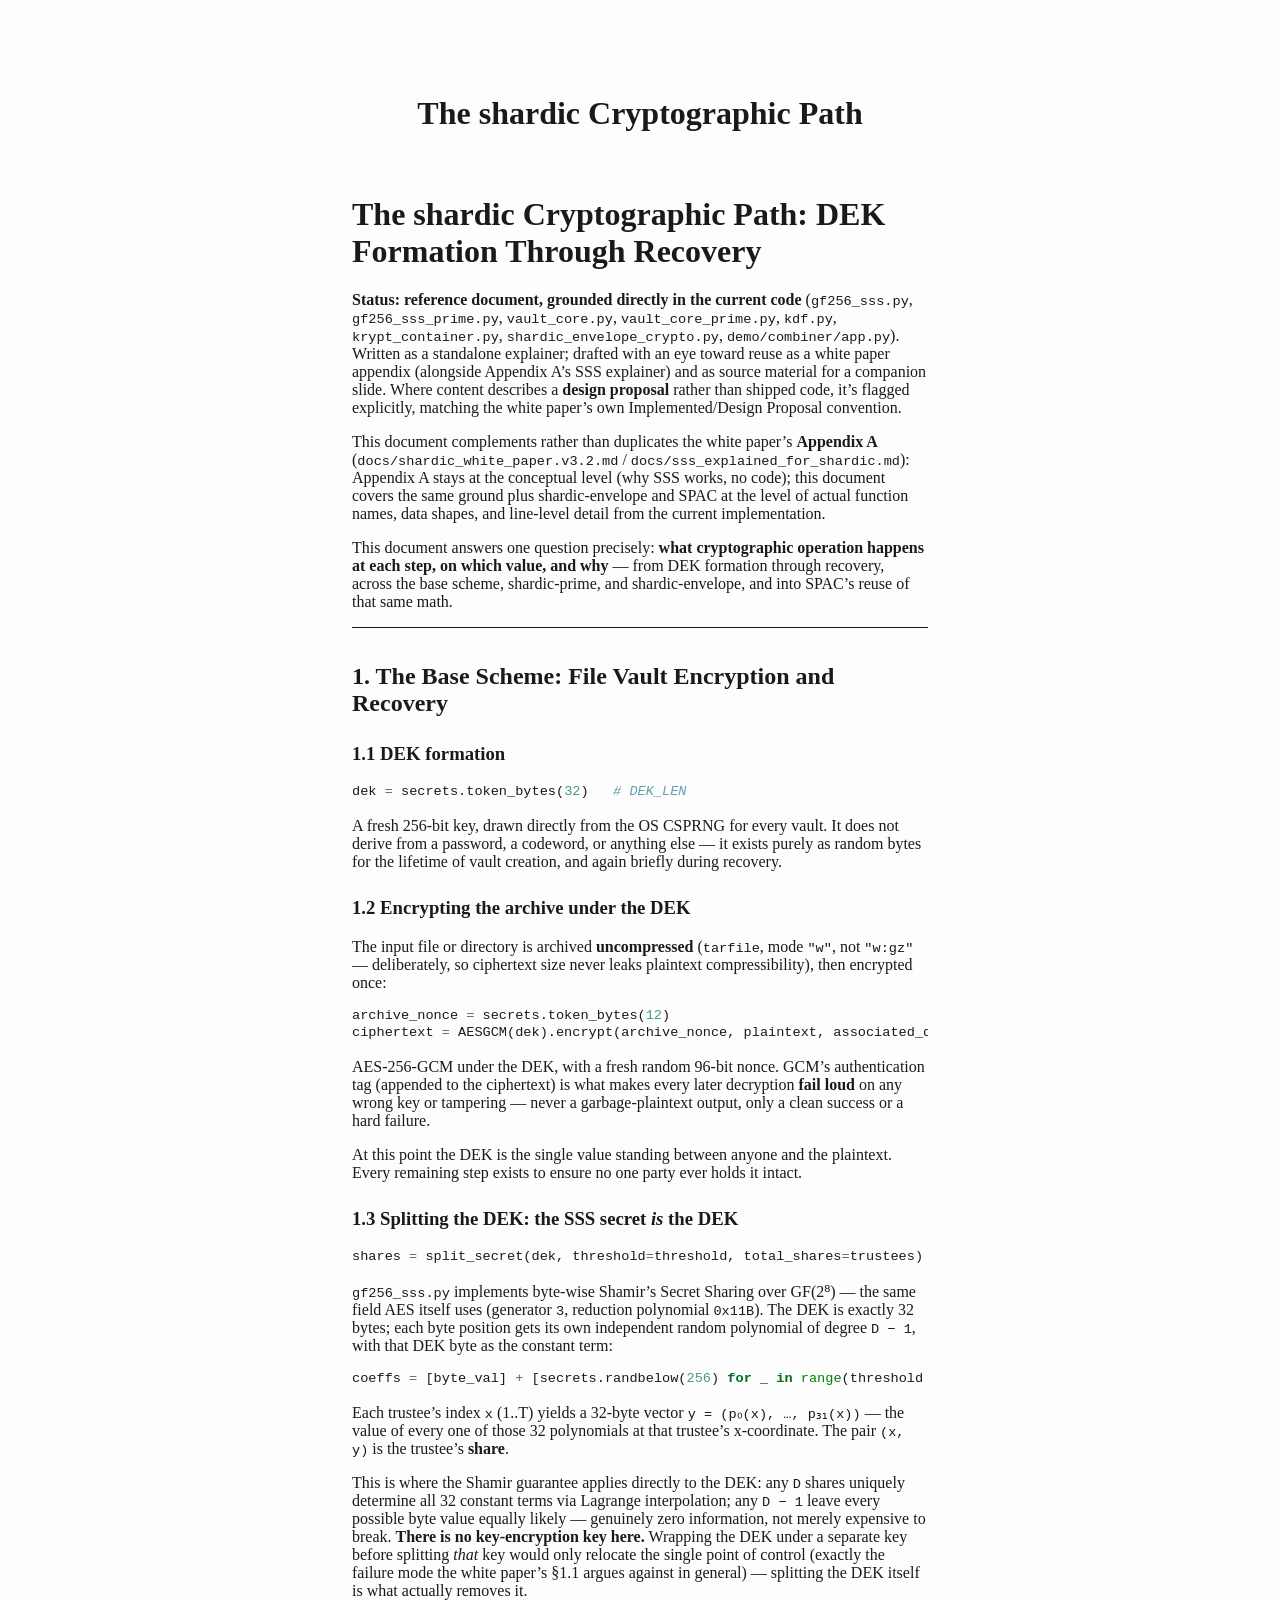
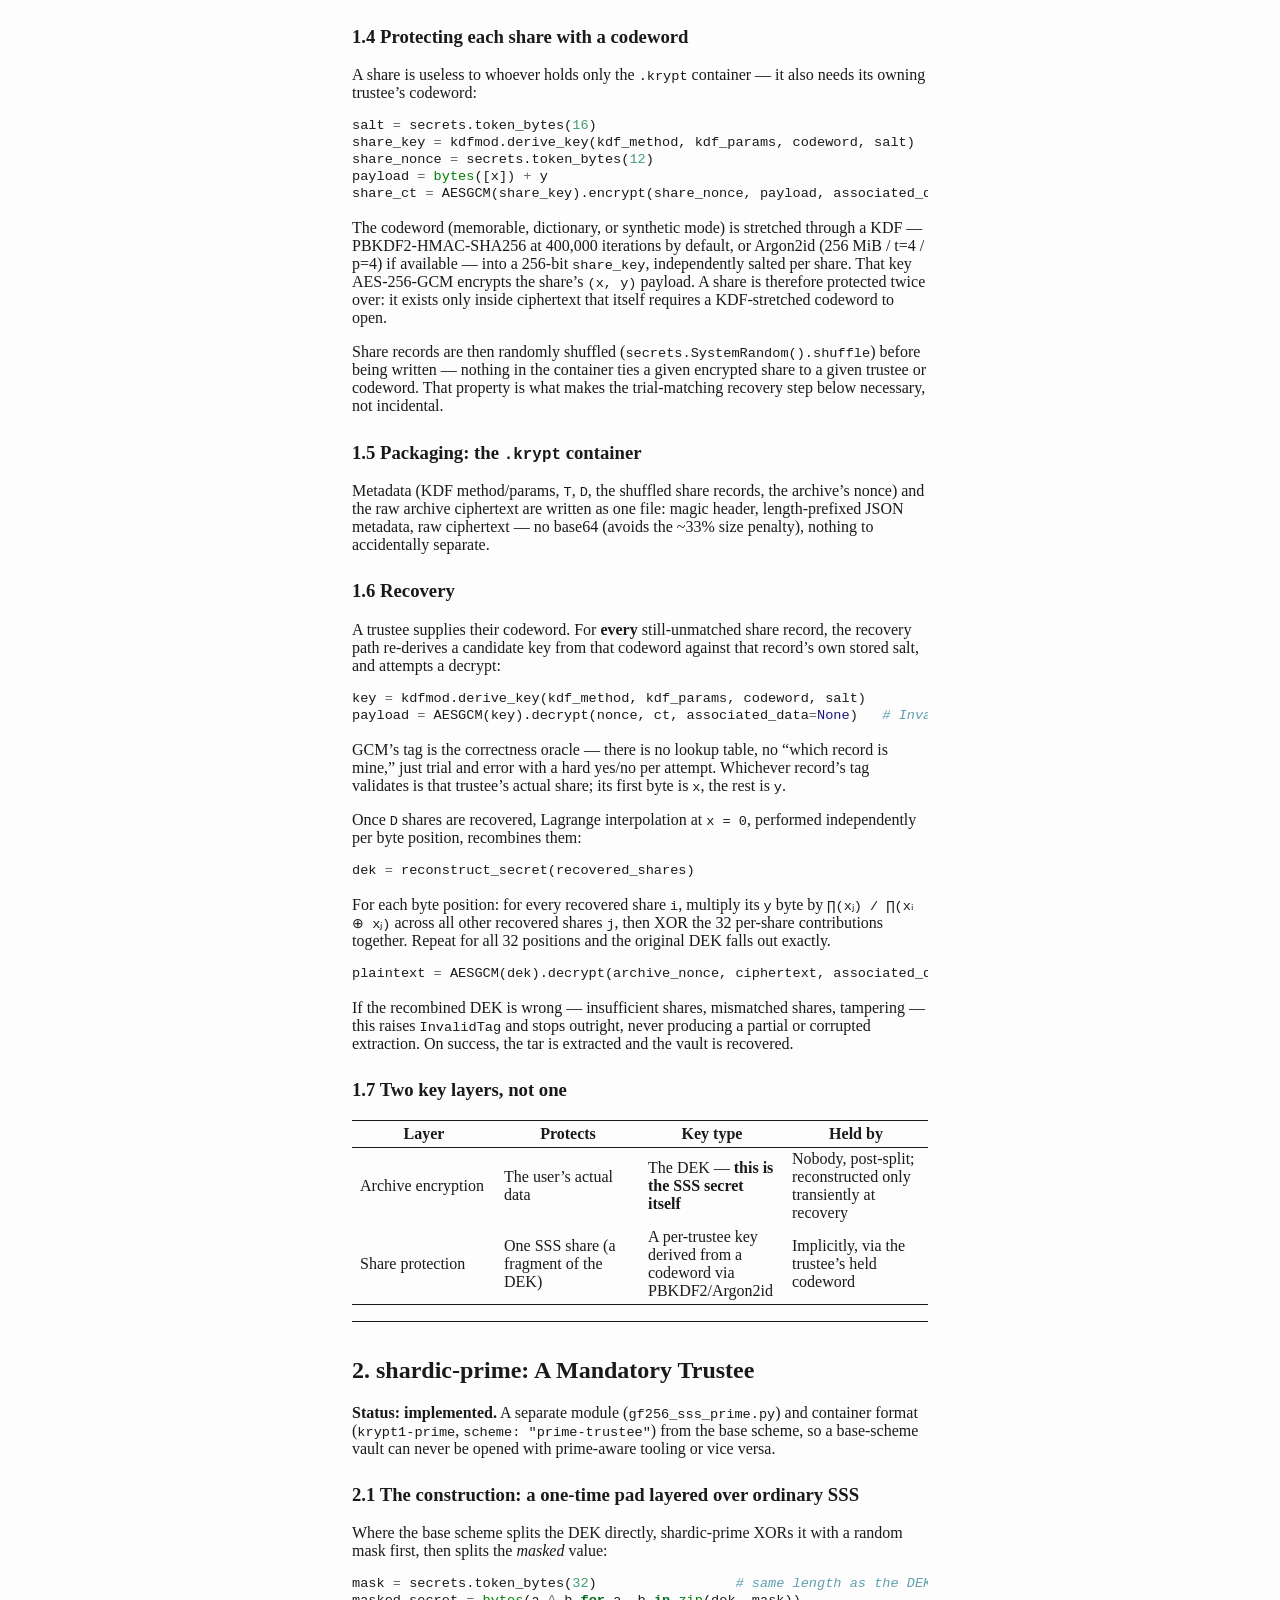
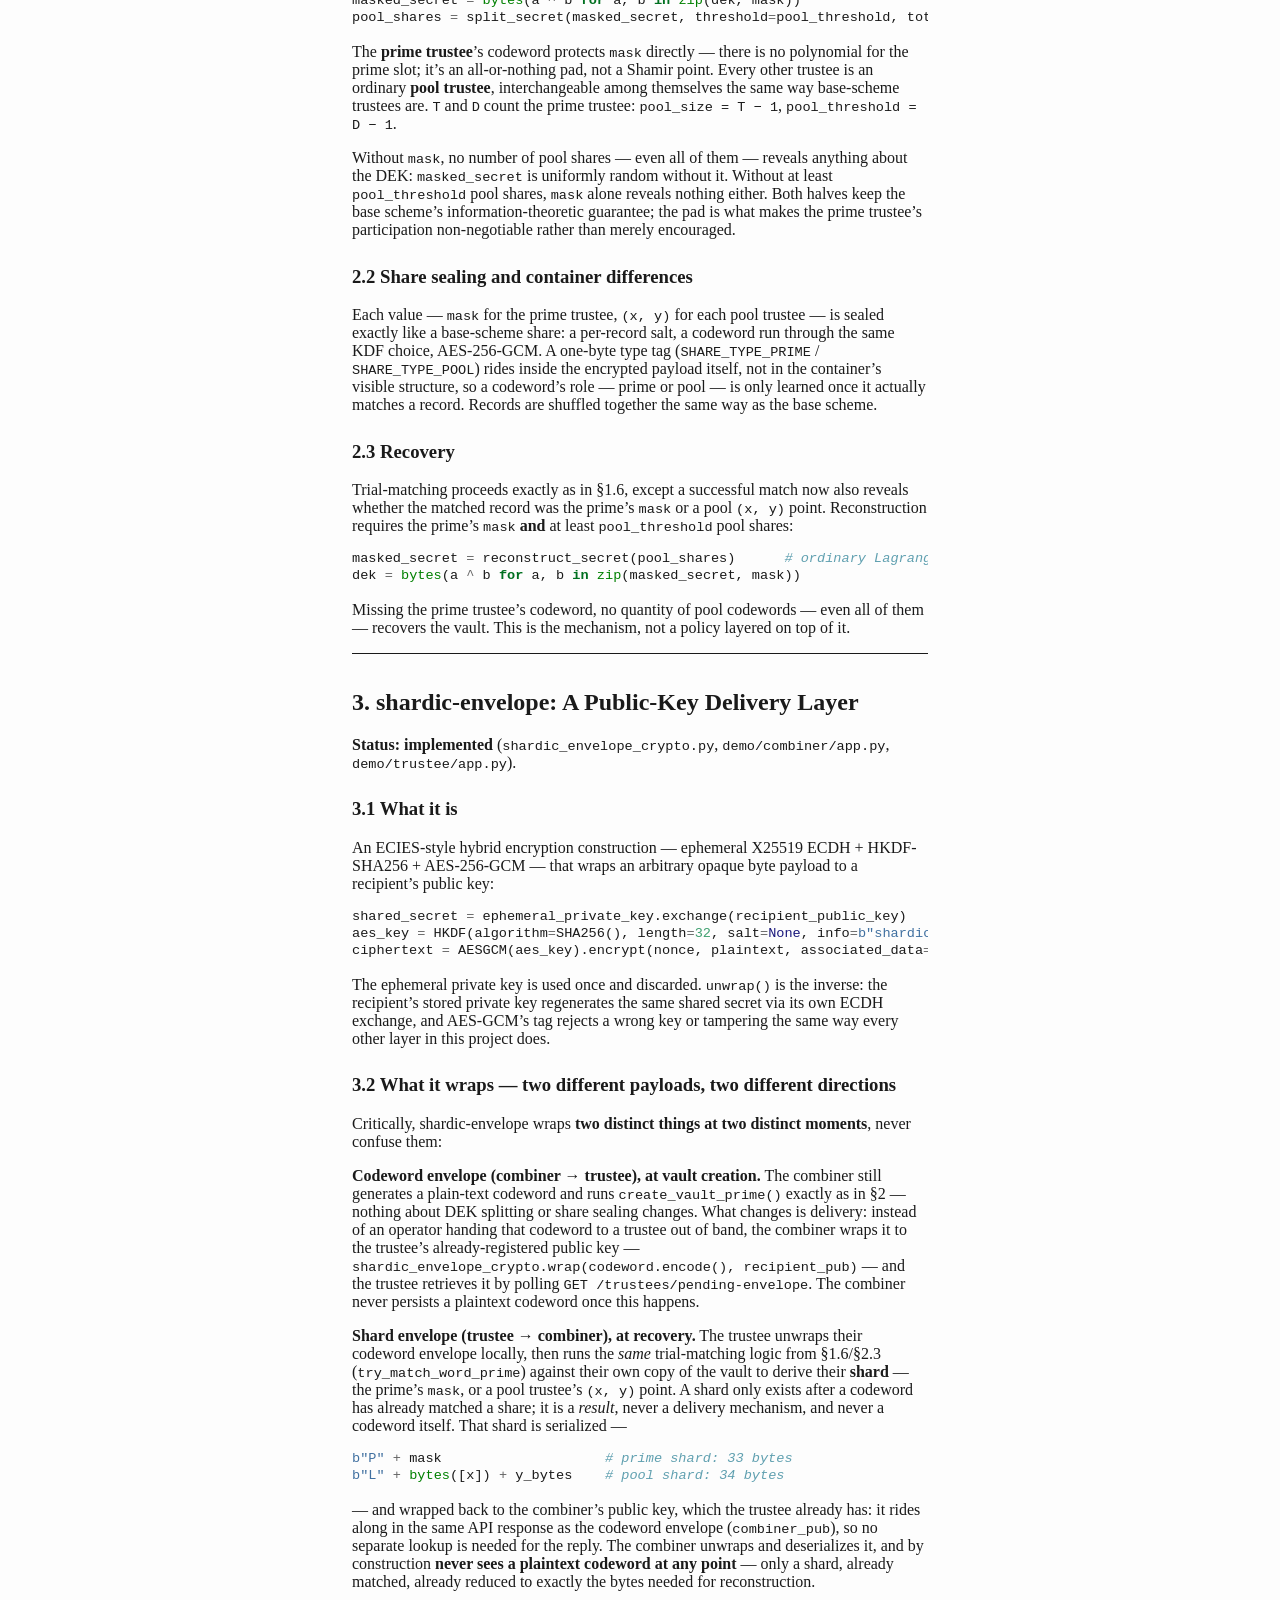
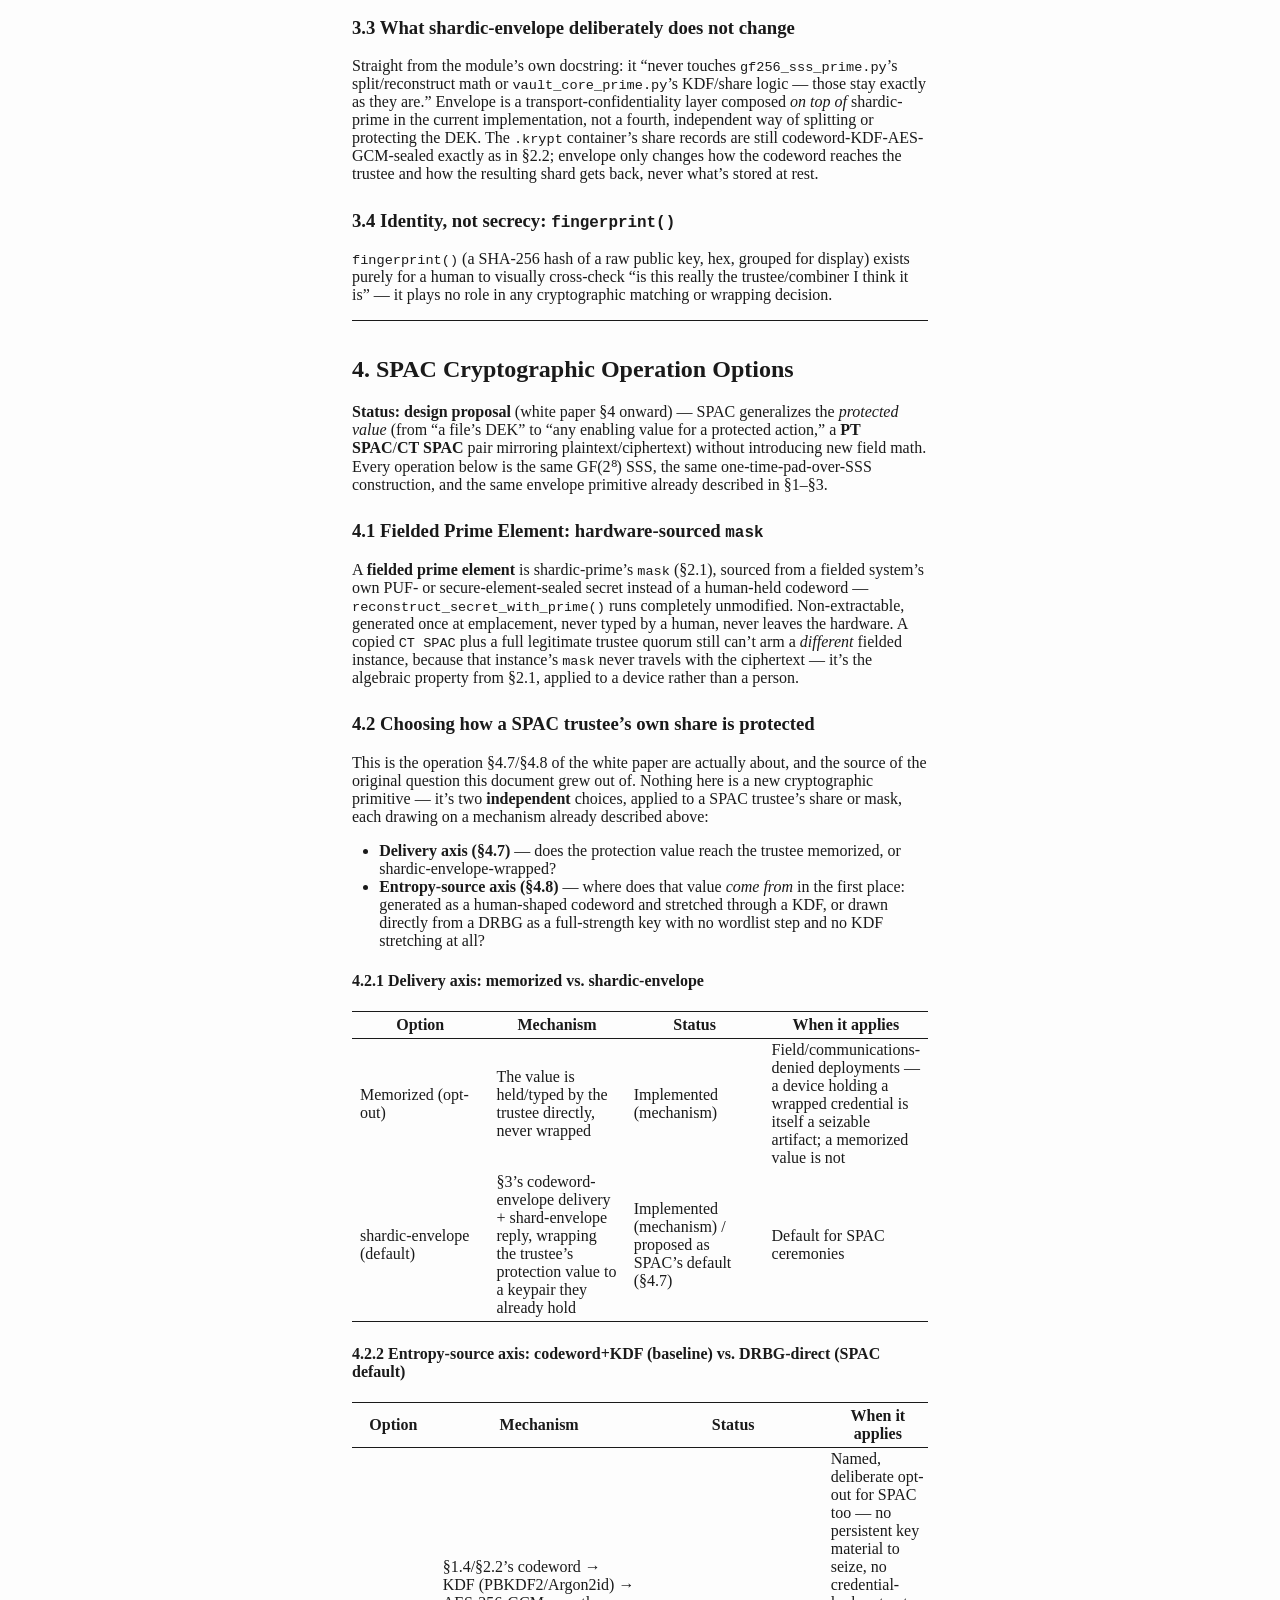
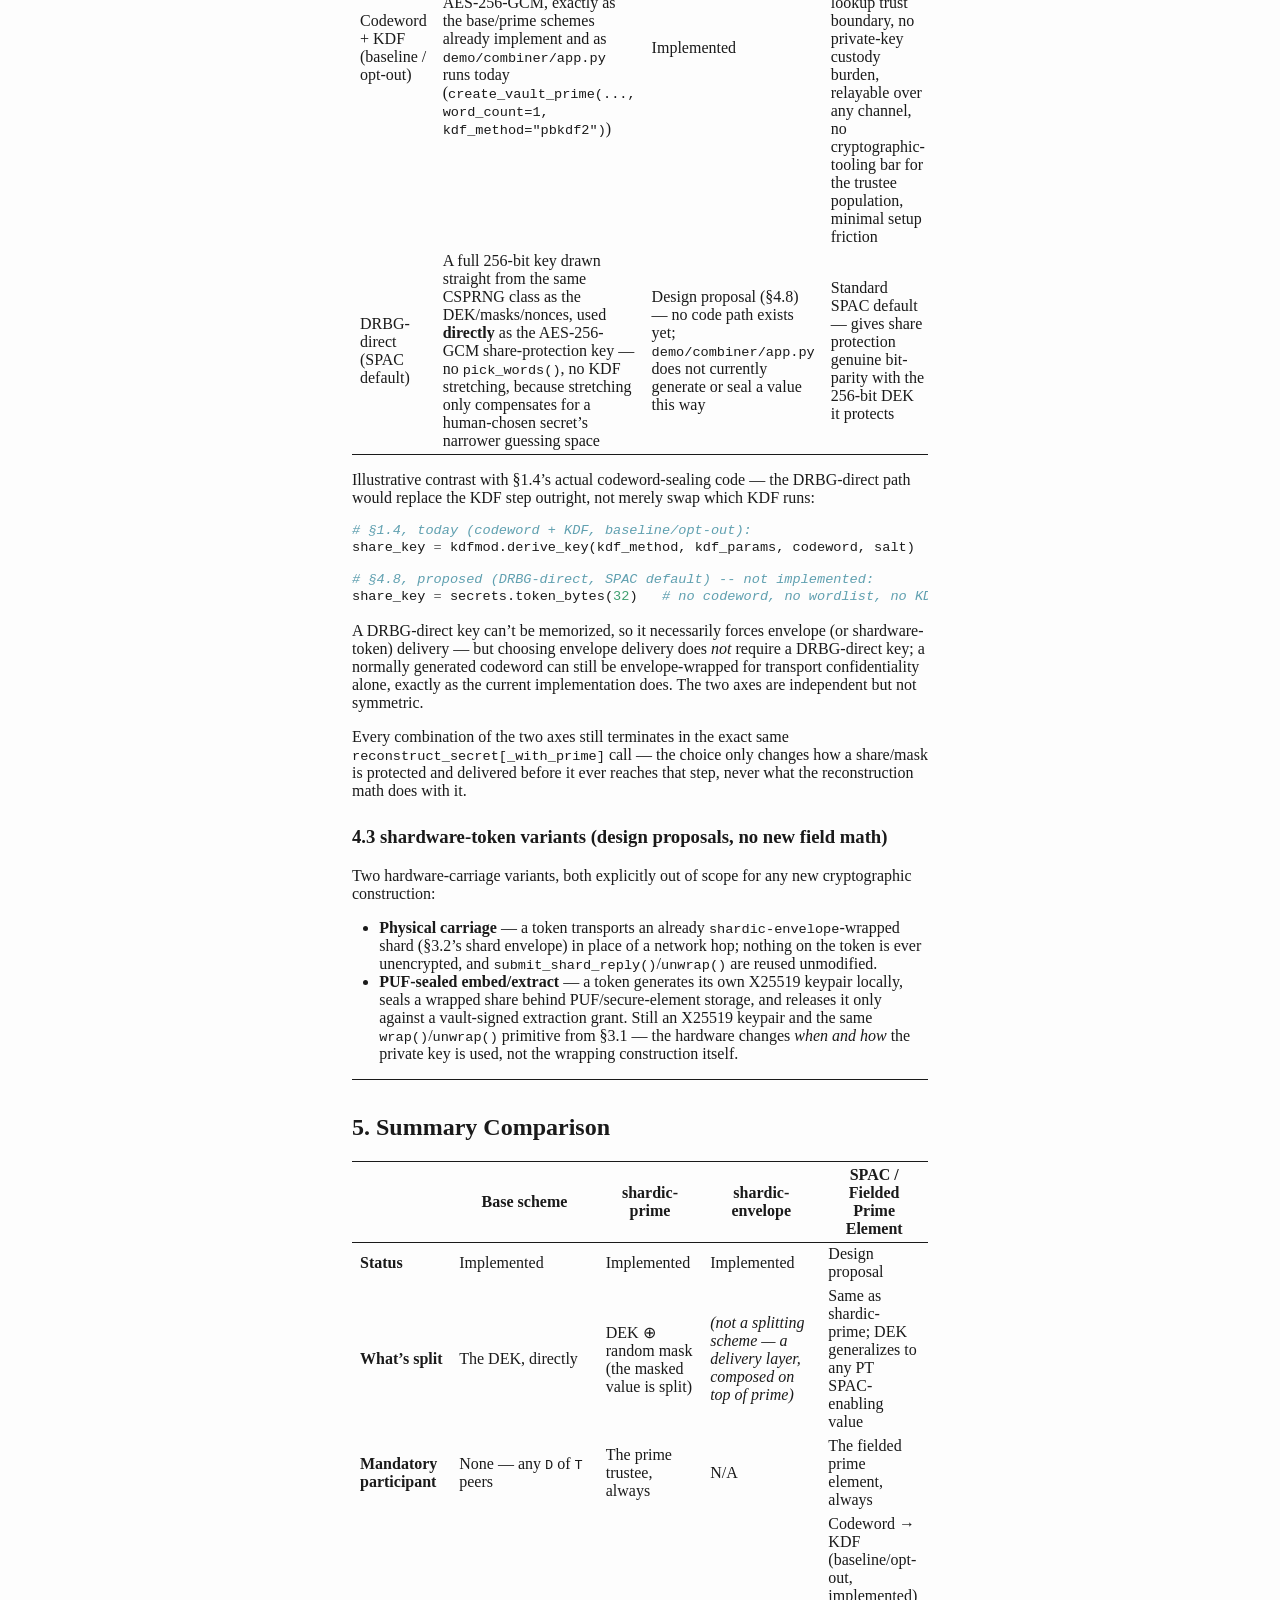
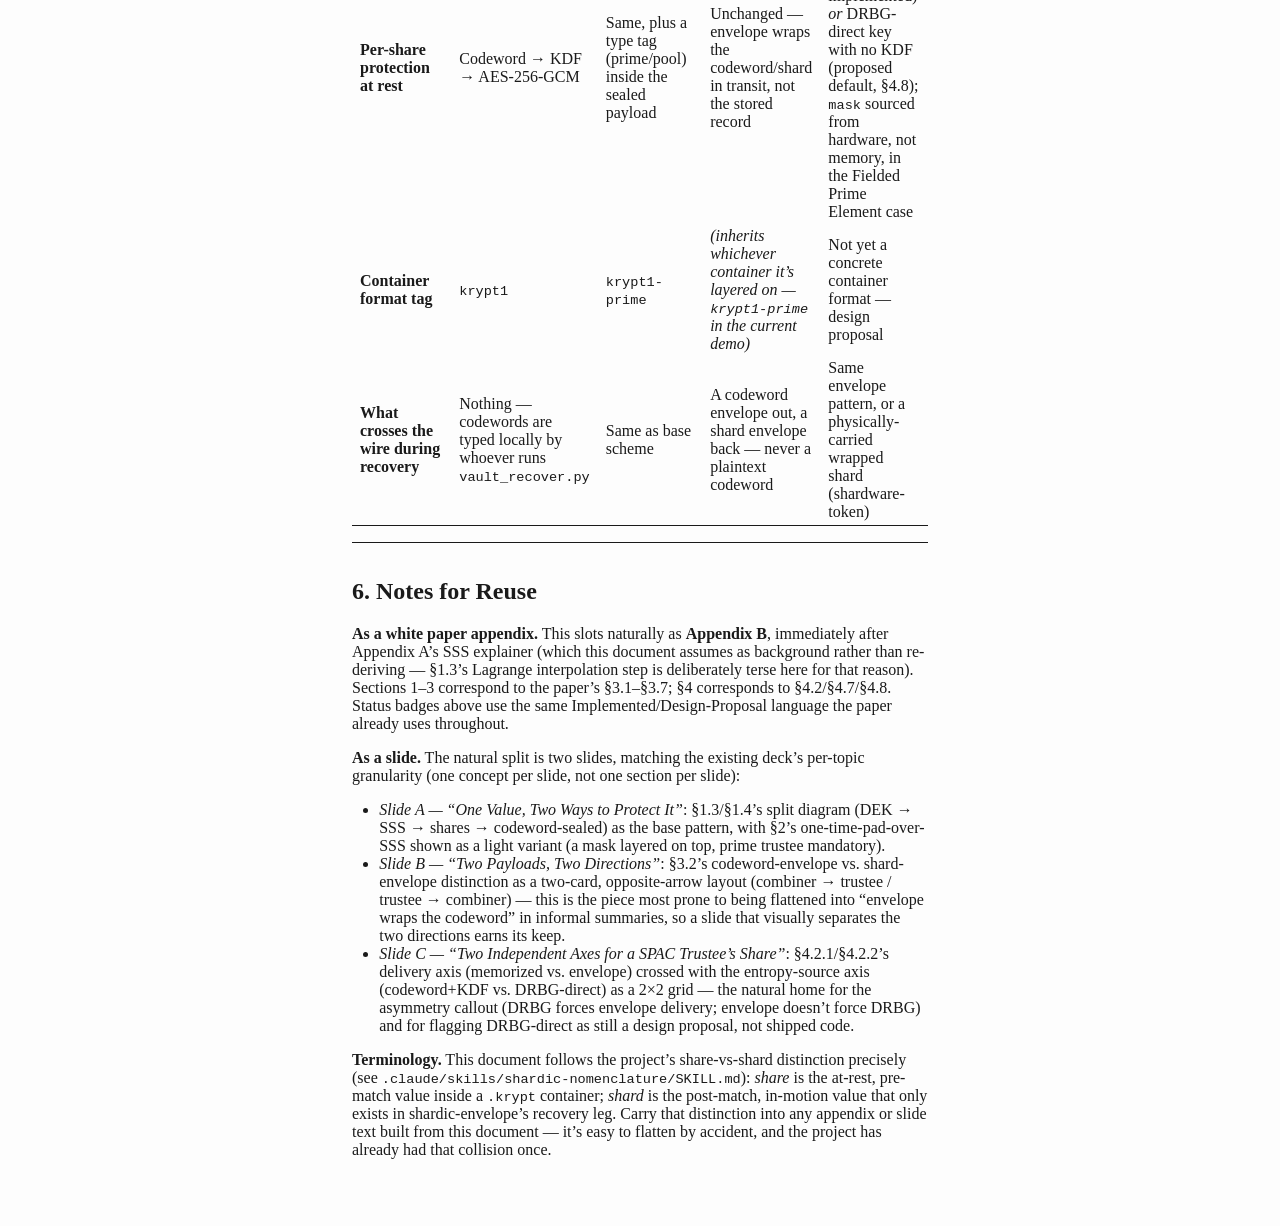
<file: docs/shardic-cryptographic-path.html>
<!DOCTYPE html>
<html xmlns="http://www.w3.org/1999/xhtml" lang="" xml:lang="">
<head>
  <meta charset="utf-8" />
  <meta name="generator" content="pandoc" />
  <meta name="viewport" content="width=device-width, initial-scale=1.0, user-scalable=yes" />
  <title>The shardic Cryptographic Path</title>
  <style>
    html {
      color: #1a1a1a;
      background-color: #fdfdfd;
    }
    body {
      margin: 0 auto;
      max-width: 36em;
      padding-left: 50px;
      padding-right: 50px;
      padding-top: 50px;
      padding-bottom: 50px;
      hyphens: auto;
      overflow-wrap: break-word;
      text-rendering: optimizeLegibility;
      font-kerning: normal;
    }
    @media (max-width: 600px) {
      body {
        font-size: 0.9em;
        padding: 12px;
      }
      h1 {
        font-size: 1.8em;
      }
    }
    @media print {
      html {
        background-color: white;
      }
      body {
        background-color: transparent;
        color: black;
        font-size: 12pt;
      }
      p, h2, h3 {
        orphans: 3;
        widows: 3;
      }
      h2, h3, h4 {
        page-break-after: avoid;
      }
    }
    p {
      margin: 1em 0;
    }
    a {
      color: #1a1a1a;
    }
    a:visited {
      color: #1a1a1a;
    }
    img {
      max-width: 100%;
    }
    svg {
      height: auto;
      max-width: 100%;
    }
    h1, h2, h3, h4, h5, h6 {
      margin-top: 1.4em;
    }
    h5, h6 {
      font-size: 1em;
      font-style: italic;
    }
    h6 {
      font-weight: normal;
    }
    ol, ul {
      padding-left: 1.7em;
      margin-top: 1em;
    }
    li > ol, li > ul {
      margin-top: 0;
    }
    blockquote {
      margin: 1em 0 1em 1.7em;
      padding-left: 1em;
      border-left: 2px solid #e6e6e6;
      color: #606060;
    }
    code {
      font-family: Menlo, Monaco, Consolas, 'Lucida Console', monospace;
      font-size: 85%;
      margin: 0;
      hyphens: manual;
    }
    pre {
      margin: 1em 0;
      overflow: auto;
    }
    pre code {
      padding: 0;
      overflow: visible;
      overflow-wrap: normal;
    }
    .sourceCode {
     background-color: transparent;
     overflow: visible;
    }
    hr {
      border: none;
      border-top: 1px solid #1a1a1a;
      height: 1px;
      margin: 1em 0;
    }
    table {
      margin: 1em 0;
      border-collapse: collapse;
      width: 100%;
      overflow-x: auto;
      display: block;
      font-variant-numeric: lining-nums tabular-nums;
    }
    table caption {
      margin-bottom: 0.75em;
    }
    tbody {
      margin-top: 0.5em;
      border-top: 1px solid #1a1a1a;
      border-bottom: 1px solid #1a1a1a;
    }
    th {
      border-top: 1px solid #1a1a1a;
      padding: 0.25em 0.5em 0.25em 0.5em;
    }
    td {
      padding: 0.125em 0.5em 0.25em 0.5em;
    }
    header {
      margin-bottom: 4em;
      text-align: center;
    }
    #TOC li {
      list-style: none;
    }
    #TOC ul {
      padding-left: 1.3em;
    }
    #TOC > ul {
      padding-left: 0;
    }
    #TOC a:not(:hover) {
      text-decoration: none;
    }
    code{white-space: pre-wrap;}
    span.smallcaps{font-variant: small-caps;}
    div.columns{display: flex; gap: min(4vw, 1.5em);}
    div.column{flex: auto; overflow-x: auto;}
    div.hanging-indent{margin-left: 1.5em; text-indent: -1.5em;}
    /* The extra [class] is a hack that increases specificity enough to
       override a similar rule in reveal.js */
    ul.task-list[class]{list-style: none;}
    ul.task-list li input[type="checkbox"] {
      font-size: inherit;
      width: 0.8em;
      margin: 0 0.8em 0.2em -1.6em;
      vertical-align: middle;
    }
    .display.math{display: block; text-align: center; margin: 0.5rem auto;}
    /* CSS for syntax highlighting */
    html { -webkit-text-size-adjust: 100%; }
    pre > code.sourceCode { white-space: pre; position: relative; }
    pre > code.sourceCode > span { display: inline-block; line-height: 1.25; }
    pre > code.sourceCode > span:empty { height: 1.2em; }
    .sourceCode { overflow: visible; }
    code.sourceCode > span { color: inherit; text-decoration: inherit; }
    div.sourceCode { margin: 1em 0; }
    pre.sourceCode { margin: 0; }
    @media screen {
    div.sourceCode { overflow: auto; }
    }
    @media print {
    pre > code.sourceCode { white-space: pre-wrap; }
    pre > code.sourceCode > span { text-indent: -5em; padding-left: 5em; }
    }
    pre.numberSource code
      { counter-reset: source-line 0; }
    pre.numberSource code > span
      { position: relative; left: -4em; counter-increment: source-line; }
    pre.numberSource code > span > a:first-child::before
      { content: counter(source-line);
        position: relative; left: -1em; text-align: right; vertical-align: baseline;
        border: none; display: inline-block;
        -webkit-touch-callout: none; -webkit-user-select: none;
        -khtml-user-select: none; -moz-user-select: none;
        -ms-user-select: none; user-select: none;
        padding: 0 4px; width: 4em;
        color: #aaaaaa;
      }
    pre.numberSource { margin-left: 3em; border-left: 1px solid #aaaaaa;  padding-left: 4px; }
    div.sourceCode
      {   }
    @media screen {
    pre > code.sourceCode > span > a:first-child::before { text-decoration: underline; }
    }
    code span.al { color: #ff0000; font-weight: bold; } /* Alert */
    code span.an { color: #60a0b0; font-weight: bold; font-style: italic; } /* Annotation */
    code span.at { color: #7d9029; } /* Attribute */
    code span.bn { color: #40a070; } /* BaseN */
    code span.bu { color: #008000; } /* BuiltIn */
    code span.cf { color: #007020; font-weight: bold; } /* ControlFlow */
    code span.ch { color: #4070a0; } /* Char */
    code span.cn { color: #880000; } /* Constant */
    code span.co { color: #60a0b0; font-style: italic; } /* Comment */
    code span.cv { color: #60a0b0; font-weight: bold; font-style: italic; } /* CommentVar */
    code span.do { color: #ba2121; font-style: italic; } /* Documentation */
    code span.dt { color: #902000; } /* DataType */
    code span.dv { color: #40a070; } /* DecVal */
    code span.er { color: #ff0000; font-weight: bold; } /* Error */
    code span.ex { } /* Extension */
    code span.fl { color: #40a070; } /* Float */
    code span.fu { color: #06287e; } /* Function */
    code span.im { color: #008000; font-weight: bold; } /* Import */
    code span.in { color: #60a0b0; font-weight: bold; font-style: italic; } /* Information */
    code span.kw { color: #007020; font-weight: bold; } /* Keyword */
    code span.op { color: #666666; } /* Operator */
    code span.ot { color: #007020; } /* Other */
    code span.pp { color: #bc7a00; } /* Preprocessor */
    code span.sc { color: #4070a0; } /* SpecialChar */
    code span.ss { color: #bb6688; } /* SpecialString */
    code span.st { color: #4070a0; } /* String */
    code span.va { color: #19177c; } /* Variable */
    code span.vs { color: #4070a0; } /* VerbatimString */
    code span.wa { color: #60a0b0; font-weight: bold; font-style: italic; } /* Warning */
  </style>
</head>
<body>
<header id="title-block-header">
<h1 class="title">The shardic Cryptographic Path</h1>
</header>
<h1
id="the-shardic-cryptographic-path-dek-formation-through-recovery">The
shardic Cryptographic Path: DEK Formation Through Recovery</h1>
<p><strong>Status: reference document, grounded directly in the current
code</strong> (<code>gf256_sss.py</code>,
<code>gf256_sss_prime.py</code>, <code>vault_core.py</code>,
<code>vault_core_prime.py</code>, <code>kdf.py</code>,
<code>krypt_container.py</code>,
<code>shardic_envelope_crypto.py</code>,
<code>demo/combiner/app.py</code>). Written as a standalone explainer;
drafted with an eye toward reuse as a white paper appendix (alongside
Appendix A’s SSS explainer) and as source material for a companion
slide. Where content describes a <strong>design proposal</strong> rather
than shipped code, it’s flagged explicitly, matching the white paper’s
own Implemented/Design Proposal convention.</p>
<p>This document complements rather than duplicates the white paper’s
<strong>Appendix A</strong>
(<code>docs/shardic_white_paper.v3.2.md</code> /
<code>docs/sss_explained_for_shardic.md</code>): Appendix A stays at the
conceptual level (why SSS works, no code); this document covers the same
ground plus shardic-envelope and SPAC at the level of actual function
names, data shapes, and line-level detail from the current
implementation.</p>
<p>This document answers one question precisely: <strong>what
cryptographic operation happens at each step, on which value, and
why</strong> — from DEK formation through recovery, across the base
scheme, shardic-prime, and shardic-envelope, and into SPAC’s reuse of
that same math.</p>
<hr />
<h2 id="the-base-scheme-file-vault-encryption-and-recovery">1. The Base
Scheme: File Vault Encryption and Recovery</h2>
<h3 id="dek-formation">1.1 DEK formation</h3>
<div class="sourceCode" id="cb1"><pre
class="sourceCode python"><code class="sourceCode python"><span id="cb1-1"><a href="#cb1-1" aria-hidden="true" tabindex="-1"></a>dek <span class="op">=</span> secrets.token_bytes(<span class="dv">32</span>)   <span class="co"># DEK_LEN</span></span></code></pre></div>
<p>A fresh 256-bit key, drawn directly from the OS CSPRNG for every
vault. It does not derive from a password, a codeword, or anything else
— it exists purely as random bytes for the lifetime of vault creation,
and again briefly during recovery.</p>
<h3 id="encrypting-the-archive-under-the-dek">1.2 Encrypting the archive
under the DEK</h3>
<p>The input file or directory is archived <strong>uncompressed</strong>
(<code>tarfile</code>, mode <code>"w"</code>, not <code>"w:gz"</code> —
deliberately, so ciphertext size never leaks plaintext compressibility),
then encrypted once:</p>
<div class="sourceCode" id="cb2"><pre
class="sourceCode python"><code class="sourceCode python"><span id="cb2-1"><a href="#cb2-1" aria-hidden="true" tabindex="-1"></a>archive_nonce <span class="op">=</span> secrets.token_bytes(<span class="dv">12</span>)</span>
<span id="cb2-2"><a href="#cb2-2" aria-hidden="true" tabindex="-1"></a>ciphertext <span class="op">=</span> AESGCM(dek).encrypt(archive_nonce, plaintext, associated_data<span class="op">=</span><span class="va">None</span>)</span></code></pre></div>
<p>AES-256-GCM under the DEK, with a fresh random 96-bit nonce. GCM’s
authentication tag (appended to the ciphertext) is what makes every
later decryption <strong>fail loud</strong> on any wrong key or
tampering — never a garbage-plaintext output, only a clean success or a
hard failure.</p>
<p>At this point the DEK is the single value standing between anyone and
the plaintext. Every remaining step exists to ensure no one party ever
holds it intact.</p>
<h3 id="splitting-the-dek-the-sss-secret-is-the-dek">1.3 Splitting the
DEK: the SSS secret <em>is</em> the DEK</h3>
<div class="sourceCode" id="cb3"><pre
class="sourceCode python"><code class="sourceCode python"><span id="cb3-1"><a href="#cb3-1" aria-hidden="true" tabindex="-1"></a>shares <span class="op">=</span> split_secret(dek, threshold<span class="op">=</span>threshold, total_shares<span class="op">=</span>trustees)</span></code></pre></div>
<p><code>gf256_sss.py</code> implements byte-wise Shamir’s Secret
Sharing over GF(2⁸) — the same field AES itself uses (generator
<code>3</code>, reduction polynomial <code>0x11B</code>). The DEK is
exactly 32 bytes; each byte position gets its own independent random
polynomial of degree <code>D − 1</code>, with that DEK byte as the
constant term:</p>
<div class="sourceCode" id="cb4"><pre
class="sourceCode python"><code class="sourceCode python"><span id="cb4-1"><a href="#cb4-1" aria-hidden="true" tabindex="-1"></a>coeffs <span class="op">=</span> [byte_val] <span class="op">+</span> [secrets.randbelow(<span class="dv">256</span>) <span class="cf">for</span> _ <span class="kw">in</span> <span class="bu">range</span>(threshold <span class="op">-</span> <span class="dv">1</span>)]</span></code></pre></div>
<p>Each trustee’s index <code>x</code> (1..T) yields a 32-byte vector
<code>y = (p₀(x), …, p₃₁(x))</code> — the value of every one of those 32
polynomials at that trustee’s x-coordinate. The pair <code>(x, y)</code>
is the trustee’s <strong>share</strong>.</p>
<p>This is where the Shamir guarantee applies directly to the DEK: any
<code>D</code> shares uniquely determine all 32 constant terms via
Lagrange interpolation; any <code>D − 1</code> leave every possible byte
value equally likely — genuinely zero information, not merely expensive
to break. <strong>There is no key-encryption key here.</strong> Wrapping
the DEK under a separate key before splitting <em>that</em> key would
only relocate the single point of control (exactly the failure mode the
white paper’s §1.1 argues against in general) — splitting the DEK itself
is what actually removes it.</p>
<h3 id="protecting-each-share-with-a-codeword">1.4 Protecting each share
with a codeword</h3>
<p>A share is useless to whoever holds only the <code>.krypt</code>
container — it also needs its owning trustee’s codeword:</p>
<div class="sourceCode" id="cb5"><pre
class="sourceCode python"><code class="sourceCode python"><span id="cb5-1"><a href="#cb5-1" aria-hidden="true" tabindex="-1"></a>salt <span class="op">=</span> secrets.token_bytes(<span class="dv">16</span>)</span>
<span id="cb5-2"><a href="#cb5-2" aria-hidden="true" tabindex="-1"></a>share_key <span class="op">=</span> kdfmod.derive_key(kdf_method, kdf_params, codeword, salt)   <span class="co"># PBKDF2-HMAC-SHA256 or Argon2id</span></span>
<span id="cb5-3"><a href="#cb5-3" aria-hidden="true" tabindex="-1"></a>share_nonce <span class="op">=</span> secrets.token_bytes(<span class="dv">12</span>)</span>
<span id="cb5-4"><a href="#cb5-4" aria-hidden="true" tabindex="-1"></a>payload <span class="op">=</span> <span class="bu">bytes</span>([x]) <span class="op">+</span> y</span>
<span id="cb5-5"><a href="#cb5-5" aria-hidden="true" tabindex="-1"></a>share_ct <span class="op">=</span> AESGCM(share_key).encrypt(share_nonce, payload, associated_data<span class="op">=</span><span class="va">None</span>)</span></code></pre></div>
<p>The codeword (memorable, dictionary, or synthetic mode) is stretched
through a KDF — PBKDF2-HMAC-SHA256 at 400,000 iterations by default, or
Argon2id (256 MiB / t=4 / p=4) if available — into a 256-bit
<code>share_key</code>, independently salted per share. That key
AES-256-GCM encrypts the share’s <code>(x, y)</code> payload. A share is
therefore protected twice over: it exists only inside ciphertext that
itself requires a KDF-stretched codeword to open.</p>
<p>Share records are then randomly shuffled
(<code>secrets.SystemRandom().shuffle</code>) before being written —
nothing in the container ties a given encrypted share to a given trustee
or codeword. That property is what makes the trial-matching recovery
step below necessary, not incidental.</p>
<h3 id="packaging-the-.krypt-container">1.5 Packaging: the
<code>.krypt</code> container</h3>
<p>Metadata (KDF method/params, <code>T</code>, <code>D</code>, the
shuffled share records, the archive’s nonce) and the raw archive
ciphertext are written as one file: magic header, length-prefixed JSON
metadata, raw ciphertext — no base64 (avoids the ~33% size penalty),
nothing to accidentally separate.</p>
<h3 id="recovery">1.6 Recovery</h3>
<p>A trustee supplies their codeword. For <strong>every</strong>
still-unmatched share record, the recovery path re-derives a candidate
key from that codeword against that record’s own stored salt, and
attempts a decrypt:</p>
<div class="sourceCode" id="cb6"><pre
class="sourceCode python"><code class="sourceCode python"><span id="cb6-1"><a href="#cb6-1" aria-hidden="true" tabindex="-1"></a>key <span class="op">=</span> kdfmod.derive_key(kdf_method, kdf_params, codeword, salt)</span>
<span id="cb6-2"><a href="#cb6-2" aria-hidden="true" tabindex="-1"></a>payload <span class="op">=</span> AESGCM(key).decrypt(nonce, ct, associated_data<span class="op">=</span><span class="va">None</span>)   <span class="co"># InvalidTag on any wrong guess</span></span></code></pre></div>
<p>GCM’s tag is the correctness oracle — there is no lookup table, no
“which record is mine,” just trial and error with a hard yes/no per
attempt. Whichever record’s tag validates is that trustee’s actual
share; its first byte is <code>x</code>, the rest is <code>y</code>.</p>
<p>Once <code>D</code> shares are recovered, Lagrange interpolation at
<code>x = 0</code>, performed independently per byte position,
recombines them:</p>
<div class="sourceCode" id="cb7"><pre
class="sourceCode python"><code class="sourceCode python"><span id="cb7-1"><a href="#cb7-1" aria-hidden="true" tabindex="-1"></a>dek <span class="op">=</span> reconstruct_secret(recovered_shares)</span></code></pre></div>
<p>For each byte position: for every recovered share <code>i</code>,
multiply its <code>y</code> byte by <code>∏(xⱼ) / ∏(xᵢ ⊕ xⱼ)</code>
across all other recovered shares <code>j</code>, then XOR the 32
per-share contributions together. Repeat for all 32 positions and the
original DEK falls out exactly.</p>
<div class="sourceCode" id="cb8"><pre
class="sourceCode python"><code class="sourceCode python"><span id="cb8-1"><a href="#cb8-1" aria-hidden="true" tabindex="-1"></a>plaintext <span class="op">=</span> AESGCM(dek).decrypt(archive_nonce, ciphertext, associated_data<span class="op">=</span><span class="va">None</span>)</span></code></pre></div>
<p>If the recombined DEK is wrong — insufficient shares, mismatched
shares, tampering — this raises <code>InvalidTag</code> and stops
outright, never producing a partial or corrupted extraction. On success,
the tar is extracted and the vault is recovered.</p>
<h3 id="two-key-layers-not-one">1.7 Two key layers, not one</h3>
<table>
<colgroup>
<col style="width: 25%" />
<col style="width: 25%" />
<col style="width: 25%" />
<col style="width: 25%" />
</colgroup>
<thead>
<tr>
<th>Layer</th>
<th>Protects</th>
<th>Key type</th>
<th>Held by</th>
</tr>
</thead>
<tbody>
<tr>
<td>Archive encryption</td>
<td>The user’s actual data</td>
<td>The DEK — <strong>this is the SSS secret itself</strong></td>
<td>Nobody, post-split; reconstructed only transiently at recovery</td>
</tr>
<tr>
<td>Share protection</td>
<td>One SSS share (a fragment of the DEK)</td>
<td>A per-trustee key derived from a codeword via PBKDF2/Argon2id</td>
<td>Implicitly, via the trustee’s held codeword</td>
</tr>
</tbody>
</table>
<hr />
<h2 id="shardic-prime-a-mandatory-trustee">2. shardic-prime: A Mandatory
Trustee</h2>
<p><strong>Status: implemented.</strong> A separate module
(<code>gf256_sss_prime.py</code>) and container format
(<code>krypt1-prime</code>, <code>scheme: "prime-trustee"</code>) from
the base scheme, so a base-scheme vault can never be opened with
prime-aware tooling or vice versa.</p>
<h3 id="the-construction-a-one-time-pad-layered-over-ordinary-sss">2.1
The construction: a one-time pad layered over ordinary SSS</h3>
<p>Where the base scheme splits the DEK directly, shardic-prime XORs it
with a random mask first, then splits the <em>masked</em> value:</p>
<div class="sourceCode" id="cb9"><pre
class="sourceCode python"><code class="sourceCode python"><span id="cb9-1"><a href="#cb9-1" aria-hidden="true" tabindex="-1"></a>mask <span class="op">=</span> secrets.token_bytes(<span class="dv">32</span>)                 <span class="co"># same length as the DEK</span></span>
<span id="cb9-2"><a href="#cb9-2" aria-hidden="true" tabindex="-1"></a>masked_secret <span class="op">=</span> <span class="bu">bytes</span>(a <span class="op">^</span> b <span class="cf">for</span> a, b <span class="kw">in</span> <span class="bu">zip</span>(dek, mask))</span>
<span id="cb9-3"><a href="#cb9-3" aria-hidden="true" tabindex="-1"></a>pool_shares <span class="op">=</span> split_secret(masked_secret, threshold<span class="op">=</span>pool_threshold, total_shares<span class="op">=</span>pool_size)</span></code></pre></div>
<p>The <strong>prime trustee</strong>’s codeword protects
<code>mask</code> directly — there is no polynomial for the prime slot;
it’s an all-or-nothing pad, not a Shamir point. Every other trustee is
an ordinary <strong>pool trustee</strong>, interchangeable among
themselves the same way base-scheme trustees are. <code>T</code> and
<code>D</code> count the prime trustee: <code>pool_size = T − 1</code>,
<code>pool_threshold = D − 1</code>.</p>
<p>Without <code>mask</code>, no number of pool shares — even all of
them — reveals anything about the DEK: <code>masked_secret</code> is
uniformly random without it. Without at least
<code>pool_threshold</code> pool shares, <code>mask</code> alone reveals
nothing either. Both halves keep the base scheme’s information-theoretic
guarantee; the pad is what makes the prime trustee’s participation
non-negotiable rather than merely encouraged.</p>
<h3 id="share-sealing-and-container-differences">2.2 Share sealing and
container differences</h3>
<p>Each value — <code>mask</code> for the prime trustee,
<code>(x, y)</code> for each pool trustee — is sealed exactly like a
base-scheme share: a per-record salt, a codeword run through the same
KDF choice, AES-256-GCM. A one-byte type tag
(<code>SHARE_TYPE_PRIME</code> / <code>SHARE_TYPE_POOL</code>) rides
inside the encrypted payload itself, not in the container’s visible
structure, so a codeword’s role — prime or pool — is only learned once
it actually matches a record. Records are shuffled together the same way
as the base scheme.</p>
<h3 id="recovery-1">2.3 Recovery</h3>
<p>Trial-matching proceeds exactly as in §1.6, except a successful match
now also reveals whether the matched record was the prime’s
<code>mask</code> or a pool <code>(x, y)</code> point. Reconstruction
requires the prime’s <code>mask</code> <strong>and</strong> at least
<code>pool_threshold</code> pool shares:</p>
<div class="sourceCode" id="cb10"><pre
class="sourceCode python"><code class="sourceCode python"><span id="cb10-1"><a href="#cb10-1" aria-hidden="true" tabindex="-1"></a>masked_secret <span class="op">=</span> reconstruct_secret(pool_shares)      <span class="co"># ordinary Lagrange interpolation, §1.6</span></span>
<span id="cb10-2"><a href="#cb10-2" aria-hidden="true" tabindex="-1"></a>dek <span class="op">=</span> <span class="bu">bytes</span>(a <span class="op">^</span> b <span class="cf">for</span> a, b <span class="kw">in</span> <span class="bu">zip</span>(masked_secret, mask))</span></code></pre></div>
<p>Missing the prime trustee’s codeword, no quantity of pool codewords —
even all of them — recovers the vault. This is the mechanism, not a
policy layered on top of it.</p>
<hr />
<h2 id="shardic-envelope-a-public-key-delivery-layer">3.
shardic-envelope: A Public-Key Delivery Layer</h2>
<p><strong>Status: implemented</strong>
(<code>shardic_envelope_crypto.py</code>,
<code>demo/combiner/app.py</code>,
<code>demo/trustee/app.py</code>).</p>
<h3 id="what-it-is">3.1 What it is</h3>
<p>An ECIES-style hybrid encryption construction — ephemeral X25519 ECDH
+ HKDF-SHA256 + AES-256-GCM — that wraps an arbitrary opaque byte
payload to a recipient’s public key:</p>
<div class="sourceCode" id="cb11"><pre
class="sourceCode python"><code class="sourceCode python"><span id="cb11-1"><a href="#cb11-1" aria-hidden="true" tabindex="-1"></a>shared_secret <span class="op">=</span> ephemeral_private_key.exchange(recipient_public_key)</span>
<span id="cb11-2"><a href="#cb11-2" aria-hidden="true" tabindex="-1"></a>aes_key <span class="op">=</span> HKDF(algorithm<span class="op">=</span>SHA256(), length<span class="op">=</span><span class="dv">32</span>, salt<span class="op">=</span><span class="va">None</span>, info<span class="op">=</span><span class="st">b&quot;shardic-envelope-v1&quot;</span>).derive(shared_secret)</span>
<span id="cb11-3"><a href="#cb11-3" aria-hidden="true" tabindex="-1"></a>ciphertext <span class="op">=</span> AESGCM(aes_key).encrypt(nonce, plaintext, associated_data<span class="op">=</span><span class="va">None</span>)</span></code></pre></div>
<p>The ephemeral private key is used once and discarded.
<code>unwrap()</code> is the inverse: the recipient’s stored private key
regenerates the same shared secret via its own ECDH exchange, and
AES-GCM’s tag rejects a wrong key or tampering the same way every other
layer in this project does.</p>
<h3
id="what-it-wraps-two-different-payloads-two-different-directions">3.2
What it wraps — two different payloads, two different directions</h3>
<p>Critically, shardic-envelope wraps <strong>two distinct things at two
distinct moments</strong>, never confuse them:</p>
<p><strong>Codeword envelope (combiner → trustee), at vault
creation.</strong> The combiner still generates a plain-text codeword
and runs <code>create_vault_prime()</code> exactly as in §2 — nothing
about DEK splitting or share sealing changes. What changes is delivery:
instead of an operator handing that codeword to a trustee out of band,
the combiner wraps it to the trustee’s already-registered public key —
<code>shardic_envelope_crypto.wrap(codeword.encode(), recipient_pub)</code>
— and the trustee retrieves it by polling
<code>GET /trustees/pending-envelope</code>. The combiner never persists
a plaintext codeword once this happens.</p>
<p><strong>Shard envelope (trustee → combiner), at recovery.</strong>
The trustee unwraps their codeword envelope locally, then runs the
<em>same</em> trial-matching logic from §1.6/§2.3
(<code>try_match_word_prime</code>) against their own copy of the vault
to derive their <strong>shard</strong> — the prime’s <code>mask</code>,
or a pool trustee’s <code>(x, y)</code> point. A shard only exists after
a codeword has already matched a share; it is a <em>result</em>, never a
delivery mechanism, and never a codeword itself. That shard is
serialized —</p>
<div class="sourceCode" id="cb12"><pre
class="sourceCode python"><code class="sourceCode python"><span id="cb12-1"><a href="#cb12-1" aria-hidden="true" tabindex="-1"></a><span class="st">b&quot;P&quot;</span> <span class="op">+</span> mask                    <span class="co"># prime shard: 33 bytes</span></span>
<span id="cb12-2"><a href="#cb12-2" aria-hidden="true" tabindex="-1"></a><span class="st">b&quot;L&quot;</span> <span class="op">+</span> <span class="bu">bytes</span>([x]) <span class="op">+</span> y_bytes    <span class="co"># pool shard: 34 bytes</span></span></code></pre></div>
<p>— and wrapped back to the combiner’s public key, which the trustee
already has: it rides along in the same API response as the codeword
envelope (<code>combiner_pub</code>), so no separate lookup is needed
for the reply. The combiner unwraps and deserializes it, and by
construction <strong>never sees a plaintext codeword at any
point</strong> — only a shard, already matched, already reduced to
exactly the bytes needed for reconstruction.</p>
<h3 id="what-shardic-envelope-deliberately-does-not-change">3.3 What
shardic-envelope deliberately does not change</h3>
<p>Straight from the module’s own docstring: it “never touches
<code>gf256_sss_prime.py</code>’s split/reconstruct math or
<code>vault_core_prime.py</code>’s KDF/share logic — those stay exactly
as they are.” Envelope is a transport-confidentiality layer composed
<em>on top of</em> shardic-prime in the current implementation, not a
fourth, independent way of splitting or protecting the DEK. The
<code>.krypt</code> container’s share records are still
codeword-KDF-AES-GCM-sealed exactly as in §2.2; envelope only changes
how the codeword reaches the trustee and how the resulting shard gets
back, never what’s stored at rest.</p>
<h3 id="identity-not-secrecy-fingerprint">3.4 Identity, not secrecy:
<code>fingerprint()</code></h3>
<p><code>fingerprint()</code> (a SHA-256 hash of a raw public key, hex,
grouped for display) exists purely for a human to visually cross-check
“is this really the trustee/combiner I think it is” — it plays no role
in any cryptographic matching or wrapping decision.</p>
<hr />
<h2 id="spac-cryptographic-operation-options">4. SPAC Cryptographic
Operation Options</h2>
<p><strong>Status: design proposal</strong> (white paper §4 onward) —
SPAC generalizes the <em>protected value</em> (from “a file’s DEK” to
“any enabling value for a protected action,” a <strong>PT
SPAC</strong>/<strong>CT SPAC</strong> pair mirroring
plaintext/ciphertext) without introducing new field math. Every
operation below is the same GF(2⁸) SSS, the same one-time-pad-over-SSS
construction, and the same envelope primitive already described in
§1–§3.</p>
<h3 id="fielded-prime-element-hardware-sourced-mask">4.1 Fielded Prime
Element: hardware-sourced <code>mask</code></h3>
<p>A <strong>fielded prime element</strong> is shardic-prime’s
<code>mask</code> (§2.1), sourced from a fielded system’s own PUF- or
secure-element-sealed secret instead of a human-held codeword —
<code>reconstruct_secret_with_prime()</code> runs completely unmodified.
Non-extractable, generated once at emplacement, never typed by a human,
never leaves the hardware. A copied <code>CT SPAC</code> plus a full
legitimate trustee quorum still can’t arm a <em>different</em> fielded
instance, because that instance’s <code>mask</code> never travels with
the ciphertext — it’s the algebraic property from §2.1, applied to a
device rather than a person.</p>
<h3 id="choosing-how-a-spac-trustees-own-share-is-protected">4.2
Choosing how a SPAC trustee’s own share is protected</h3>
<p>This is the operation §4.7/§4.8 of the white paper are actually
about, and the source of the original question this document grew out
of. Nothing here is a new cryptographic primitive — it’s two
<strong>independent</strong> choices, applied to a SPAC trustee’s share
or mask, each drawing on a mechanism already described above:</p>
<ul>
<li><strong>Delivery axis (§4.7)</strong> — does the protection value
reach the trustee memorized, or shardic-envelope-wrapped?</li>
<li><strong>Entropy-source axis (§4.8)</strong> — where does that value
<em>come from</em> in the first place: generated as a human-shaped
codeword and stretched through a KDF, or drawn directly from a DRBG as a
full-strength key with no wordlist step and no KDF stretching at
all?</li>
</ul>
<h4 id="delivery-axis-memorized-vs.-shardic-envelope">4.2.1 Delivery
axis: memorized vs. shardic-envelope</h4>
<table>
<colgroup>
<col style="width: 25%" />
<col style="width: 25%" />
<col style="width: 25%" />
<col style="width: 25%" />
</colgroup>
<thead>
<tr>
<th>Option</th>
<th>Mechanism</th>
<th>Status</th>
<th>When it applies</th>
</tr>
</thead>
<tbody>
<tr>
<td>Memorized (opt-out)</td>
<td>The value is held/typed by the trustee directly, never wrapped</td>
<td>Implemented (mechanism)</td>
<td>Field/communications-denied deployments — a device holding a wrapped
credential is itself a seizable artifact; a memorized value is not</td>
</tr>
<tr>
<td>shardic-envelope (default)</td>
<td>§3’s codeword-envelope delivery + shard-envelope reply, wrapping the
trustee’s protection value to a keypair they already hold</td>
<td>Implemented (mechanism) / proposed as SPAC’s default (§4.7)</td>
<td>Default for SPAC ceremonies</td>
</tr>
</tbody>
</table>
<h4
id="entropy-source-axis-codewordkdf-baseline-vs.-drbg-direct-spac-default">4.2.2
Entropy-source axis: codeword+KDF (baseline) vs. DRBG-direct (SPAC
default)</h4>
<table>
<colgroup>
<col style="width: 25%" />
<col style="width: 25%" />
<col style="width: 25%" />
<col style="width: 25%" />
</colgroup>
<thead>
<tr>
<th>Option</th>
<th>Mechanism</th>
<th>Status</th>
<th>When it applies</th>
</tr>
</thead>
<tbody>
<tr>
<td>Codeword + KDF (baseline / opt-out)</td>
<td>§1.4/§2.2’s codeword → KDF (PBKDF2/Argon2id) → AES-256-GCM, exactly
as the base/prime schemes already implement and as
<code>demo/combiner/app.py</code> runs today
(<code>create_vault_prime(..., word_count=1, kdf_method="pbkdf2")</code>)</td>
<td>Implemented</td>
<td>Named, deliberate opt-out for SPAC too — no persistent key material
to seize, no credential-lookup trust boundary, no private-key custody
burden, relayable over any channel, no cryptographic-tooling bar for the
trustee population, minimal setup friction</td>
</tr>
<tr>
<td>DRBG-direct (SPAC default)</td>
<td>A full 256-bit key drawn straight from the same CSPRNG class as the
DEK/masks/nonces, used <strong>directly</strong> as the AES-256-GCM
share-protection key — no <code>pick_words()</code>, no KDF stretching,
because stretching only compensates for a human-chosen secret’s narrower
guessing space</td>
<td>Design proposal (§4.8) — no code path exists yet;
<code>demo/combiner/app.py</code> does not currently generate or seal a
value this way</td>
<td>Standard SPAC default — gives share protection genuine bit-parity
with the 256-bit DEK it protects</td>
</tr>
</tbody>
</table>
<p>Illustrative contrast with §1.4’s actual codeword-sealing code — the
DRBG-direct path would replace the KDF step outright, not merely swap
which KDF runs:</p>
<div class="sourceCode" id="cb13"><pre
class="sourceCode python"><code class="sourceCode python"><span id="cb13-1"><a href="#cb13-1" aria-hidden="true" tabindex="-1"></a><span class="co"># §1.4, today (codeword + KDF, baseline/opt-out):</span></span>
<span id="cb13-2"><a href="#cb13-2" aria-hidden="true" tabindex="-1"></a>share_key <span class="op">=</span> kdfmod.derive_key(kdf_method, kdf_params, codeword, salt)</span>
<span id="cb13-3"><a href="#cb13-3" aria-hidden="true" tabindex="-1"></a></span>
<span id="cb13-4"><a href="#cb13-4" aria-hidden="true" tabindex="-1"></a><span class="co"># §4.8, proposed (DRBG-direct, SPAC default) -- not implemented:</span></span>
<span id="cb13-5"><a href="#cb13-5" aria-hidden="true" tabindex="-1"></a>share_key <span class="op">=</span> secrets.token_bytes(<span class="dv">32</span>)   <span class="co"># no codeword, no wordlist, no KDF</span></span></code></pre></div>
<p>A DRBG-direct key can’t be memorized, so it necessarily forces
envelope (or shardware-token) delivery — but choosing envelope delivery
does <em>not</em> require a DRBG-direct key; a normally generated
codeword can still be envelope-wrapped for transport confidentiality
alone, exactly as the current implementation does. The two axes are
independent but not symmetric.</p>
<p>Every combination of the two axes still terminates in the exact same
<code>reconstruct_secret[_with_prime]</code> call — the choice only
changes how a share/mask is protected and delivered before it ever
reaches that step, never what the reconstruction math does with it.</p>
<h3 id="shardware-token-variants-design-proposals-no-new-field-math">4.3
shardware-token variants (design proposals, no new field math)</h3>
<p>Two hardware-carriage variants, both explicitly out of scope for any
new cryptographic construction:</p>
<ul>
<li><strong>Physical carriage</strong> — a token transports an already
<code>shardic-envelope</code>-wrapped shard (§3.2’s shard envelope) in
place of a network hop; nothing on the token is ever unencrypted, and
<code>submit_shard_reply()</code>/<code>unwrap()</code> are reused
unmodified.</li>
<li><strong>PUF-sealed embed/extract</strong> — a token generates its
own X25519 keypair locally, seals a wrapped share behind
PUF/secure-element storage, and releases it only against a vault-signed
extraction grant. Still an X25519 keypair and the same
<code>wrap()</code>/<code>unwrap()</code> primitive from §3.1 — the
hardware changes <em>when and how</em> the private key is used, not the
wrapping construction itself.</li>
</ul>
<hr />
<h2 id="summary-comparison">5. Summary Comparison</h2>
<table>
<colgroup>
<col style="width: 20%" />
<col style="width: 20%" />
<col style="width: 20%" />
<col style="width: 20%" />
<col style="width: 20%" />
</colgroup>
<thead>
<tr>
<th></th>
<th>Base scheme</th>
<th>shardic-prime</th>
<th>shardic-envelope</th>
<th>SPAC / Fielded Prime Element</th>
</tr>
</thead>
<tbody>
<tr>
<td><strong>Status</strong></td>
<td>Implemented</td>
<td>Implemented</td>
<td>Implemented</td>
<td>Design proposal</td>
</tr>
<tr>
<td><strong>What’s split</strong></td>
<td>The DEK, directly</td>
<td>DEK ⊕ random mask (the masked value is split)</td>
<td><em>(not a splitting scheme — a delivery layer, composed on top of
prime)</em></td>
<td>Same as shardic-prime; DEK generalizes to any PT SPAC-enabling
value</td>
</tr>
<tr>
<td><strong>Mandatory participant</strong></td>
<td>None — any <code>D</code> of <code>T</code> peers</td>
<td>The prime trustee, always</td>
<td>N/A</td>
<td>The fielded prime element, always</td>
</tr>
<tr>
<td><strong>Per-share protection at rest</strong></td>
<td>Codeword → KDF → AES-256-GCM</td>
<td>Same, plus a type tag (prime/pool) inside the sealed payload</td>
<td>Unchanged — envelope wraps the codeword/shard in transit, not the
stored record</td>
<td>Codeword → KDF (baseline/opt-out, implemented) <em>or</em>
DRBG-direct key with no KDF (proposed default, §4.8); <code>mask</code>
sourced from hardware, not memory, in the Fielded Prime Element
case</td>
</tr>
<tr>
<td><strong>Container format tag</strong></td>
<td><code>krypt1</code></td>
<td><code>krypt1-prime</code></td>
<td><em>(inherits whichever container it’s layered on —
<code>krypt1-prime</code> in the current demo)</em></td>
<td>Not yet a concrete container format — design proposal</td>
</tr>
<tr>
<td><strong>What crosses the wire during recovery</strong></td>
<td>Nothing — codewords are typed locally by whoever runs
<code>vault_recover.py</code></td>
<td>Same as base scheme</td>
<td>A codeword envelope out, a shard envelope back — never a plaintext
codeword</td>
<td>Same envelope pattern, or a physically-carried wrapped shard
(shardware-token)</td>
</tr>
</tbody>
</table>
<hr />
<h2 id="notes-for-reuse">6. Notes for Reuse</h2>
<p><strong>As a white paper appendix.</strong> This slots naturally as
<strong>Appendix B</strong>, immediately after Appendix A’s SSS
explainer (which this document assumes as background rather than
re-deriving — §1.3’s Lagrange interpolation step is deliberately terse
here for that reason). Sections 1–3 correspond to the paper’s §3.1–§3.7;
§4 corresponds to §4.2/§4.7/§4.8. Status badges above use the same
Implemented/Design-Proposal language the paper already uses
throughout.</p>
<p><strong>As a slide.</strong> The natural split is two slides,
matching the existing deck’s per-topic granularity (one concept per
slide, not one section per slide):</p>
<ul>
<li><em>Slide A — “One Value, Two Ways to Protect It”</em>: §1.3/§1.4’s
split diagram (DEK → SSS → shares → codeword-sealed) as the base
pattern, with §2’s one-time-pad-over-SSS shown as a light variant (a
mask layered on top, prime trustee mandatory).</li>
<li><em>Slide B — “Two Payloads, Two Directions”</em>: §3.2’s
codeword-envelope vs. shard-envelope distinction as a two-card,
opposite-arrow layout (combiner → trustee / trustee → combiner) — this
is the piece most prone to being flattened into “envelope wraps the
codeword” in informal summaries, so a slide that visually separates the
two directions earns its keep.</li>
<li><em>Slide C — “Two Independent Axes for a SPAC Trustee’s
Share”</em>: §4.2.1/§4.2.2’s delivery axis (memorized vs. envelope)
crossed with the entropy-source axis (codeword+KDF vs. DRBG-direct) as a
2×2 grid — the natural home for the asymmetry callout (DRBG forces
envelope delivery; envelope doesn’t force DRBG) and for flagging
DRBG-direct as still a design proposal, not shipped code.</li>
</ul>
<p><strong>Terminology.</strong> This document follows the project’s
share-vs-shard distinction precisely (see
<code>.claude/skills/shardic-nomenclature/SKILL.md</code>):
<em>share</em> is the at-rest, pre-match value inside a
<code>.krypt</code> container; <em>shard</em> is the post-match,
in-motion value that only exists in shardic-envelope’s recovery leg.
Carry that distinction into any appendix or slide text built from this
document — it’s easy to flatten by accident, and the project has already
had that collision once.</p>
</body>
</html>
</file>
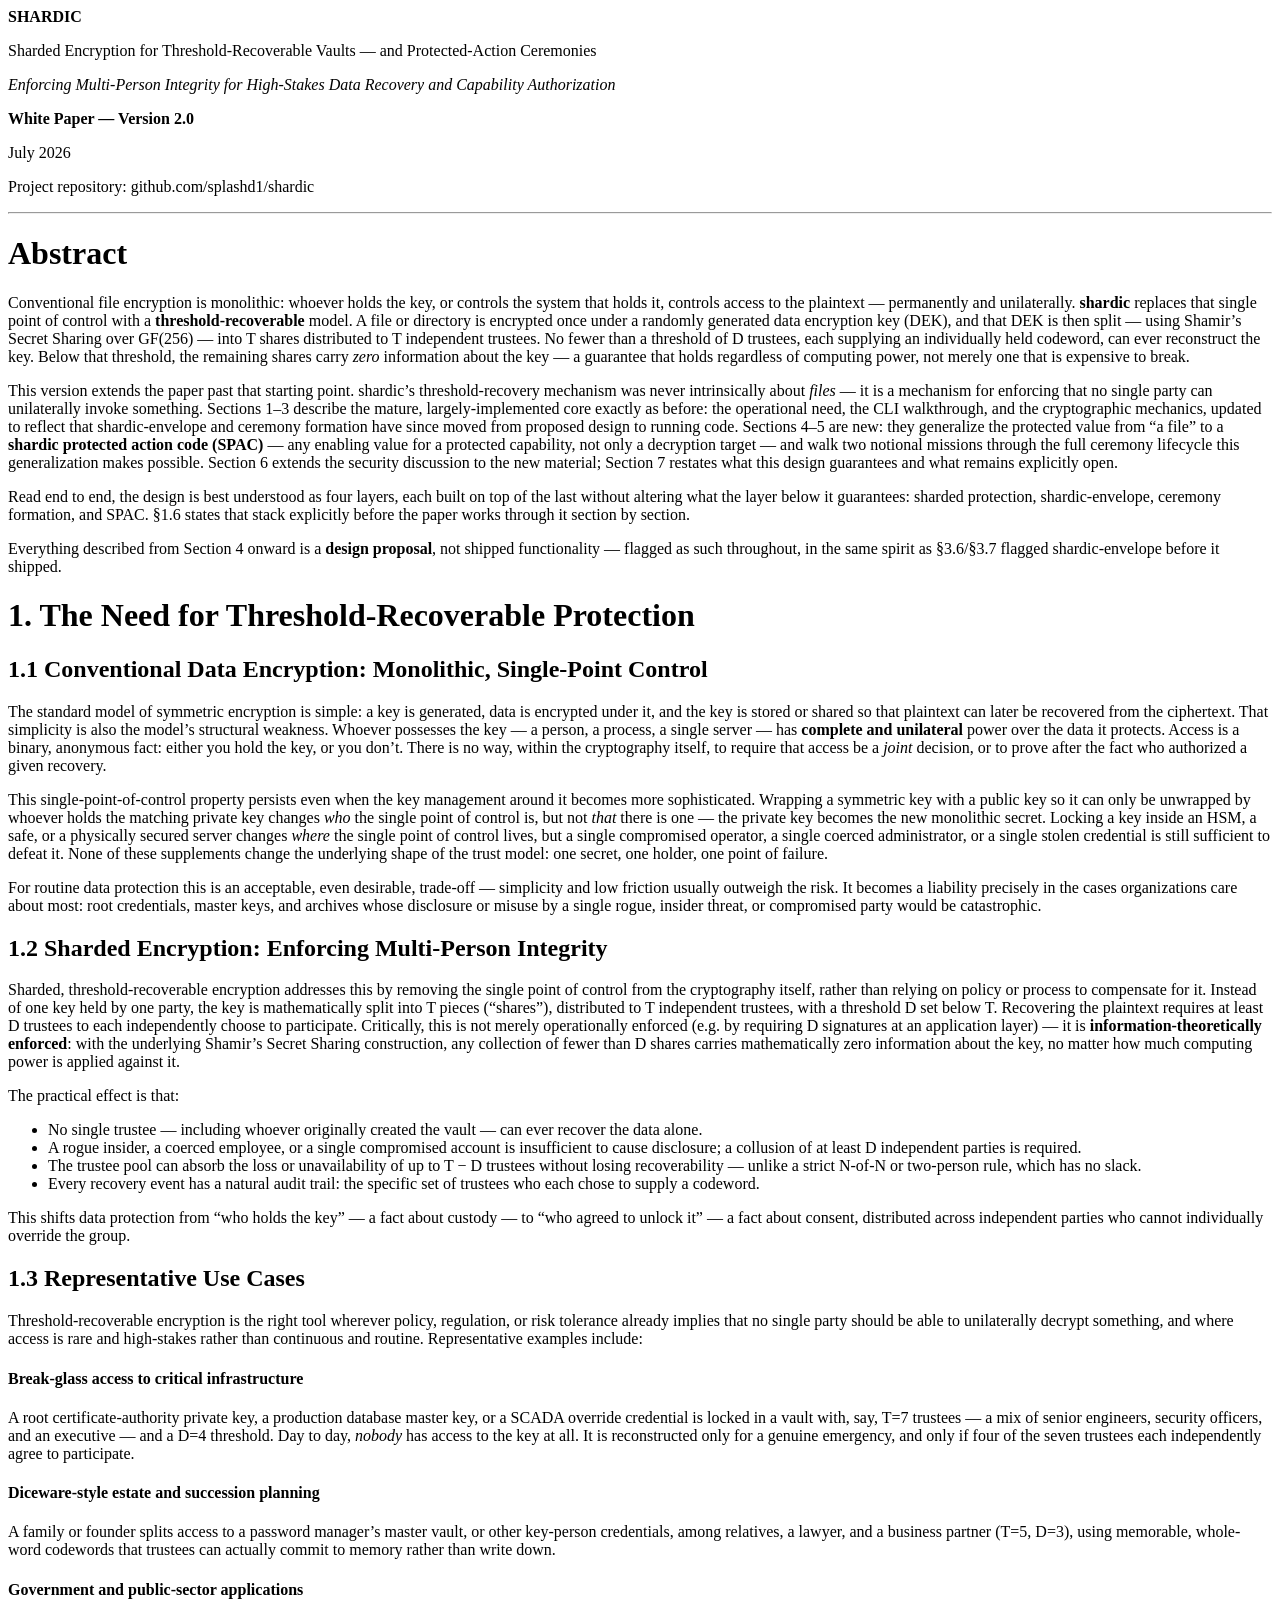
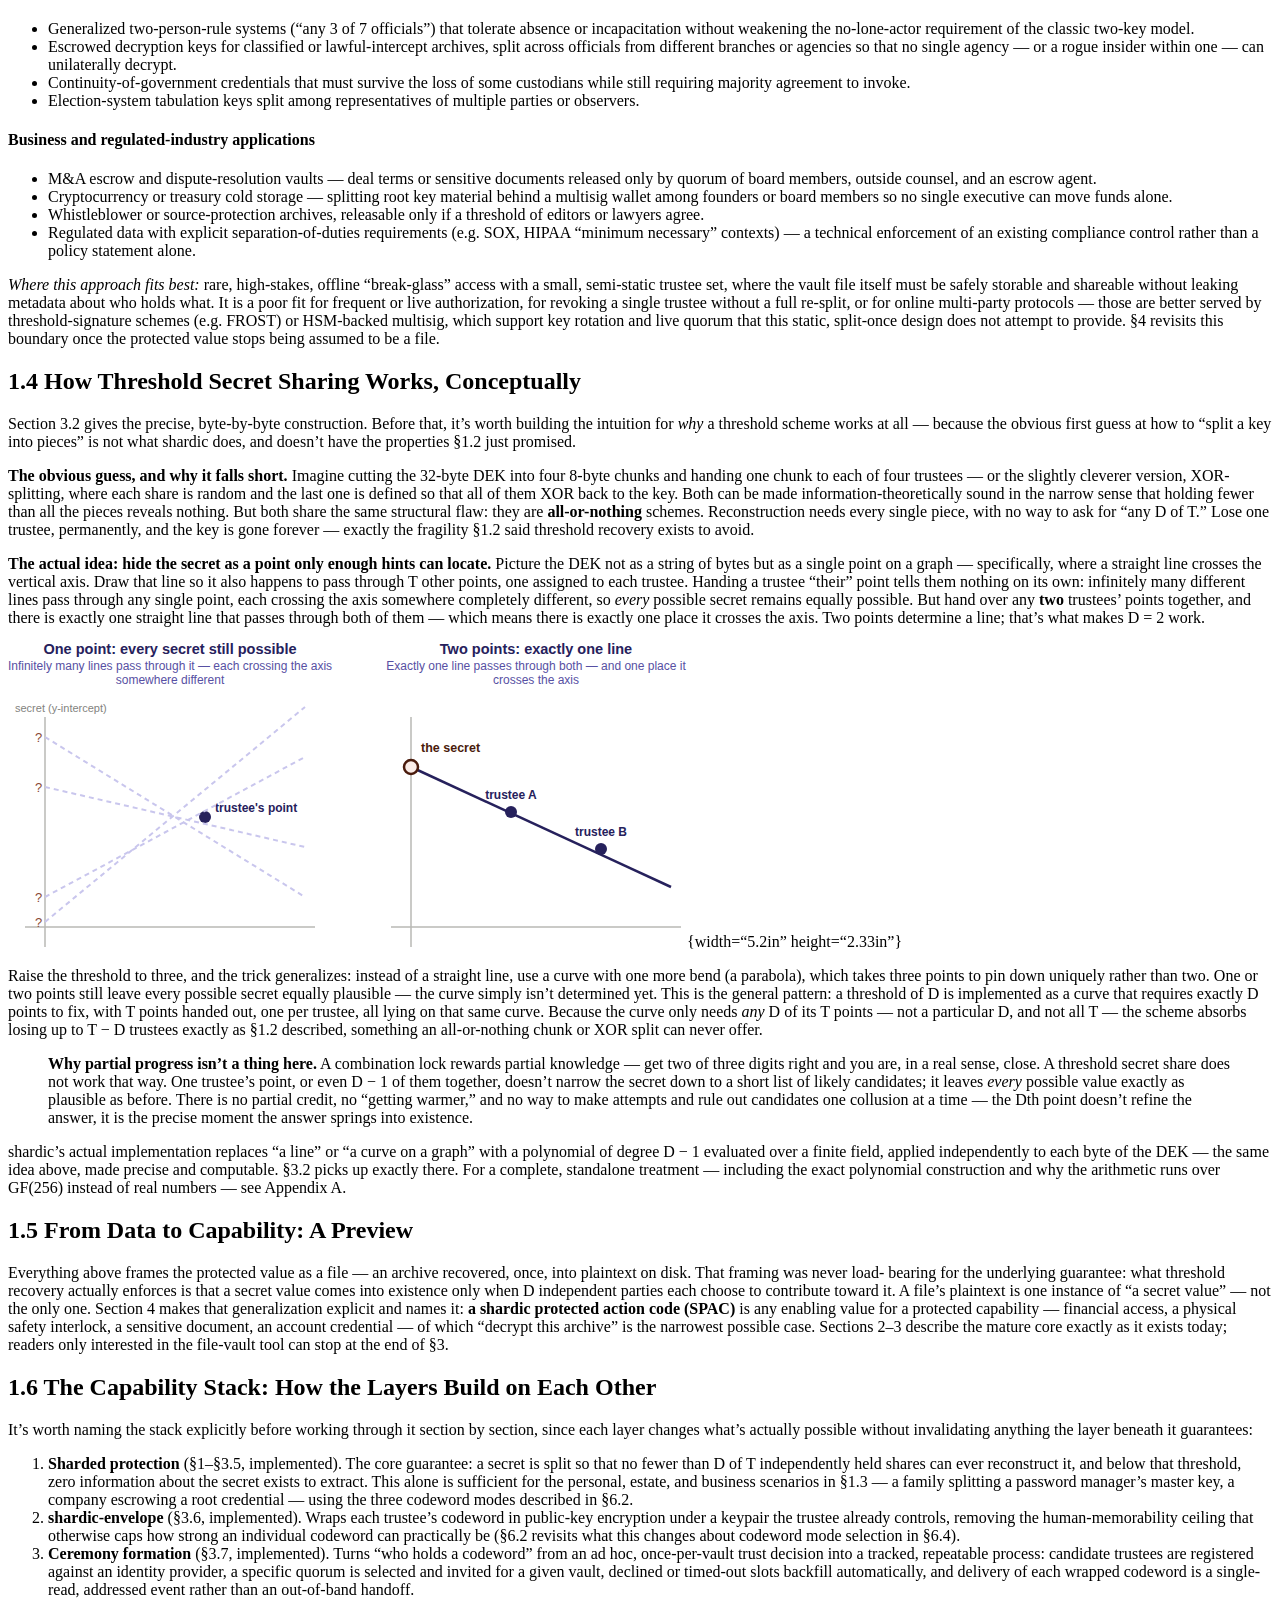
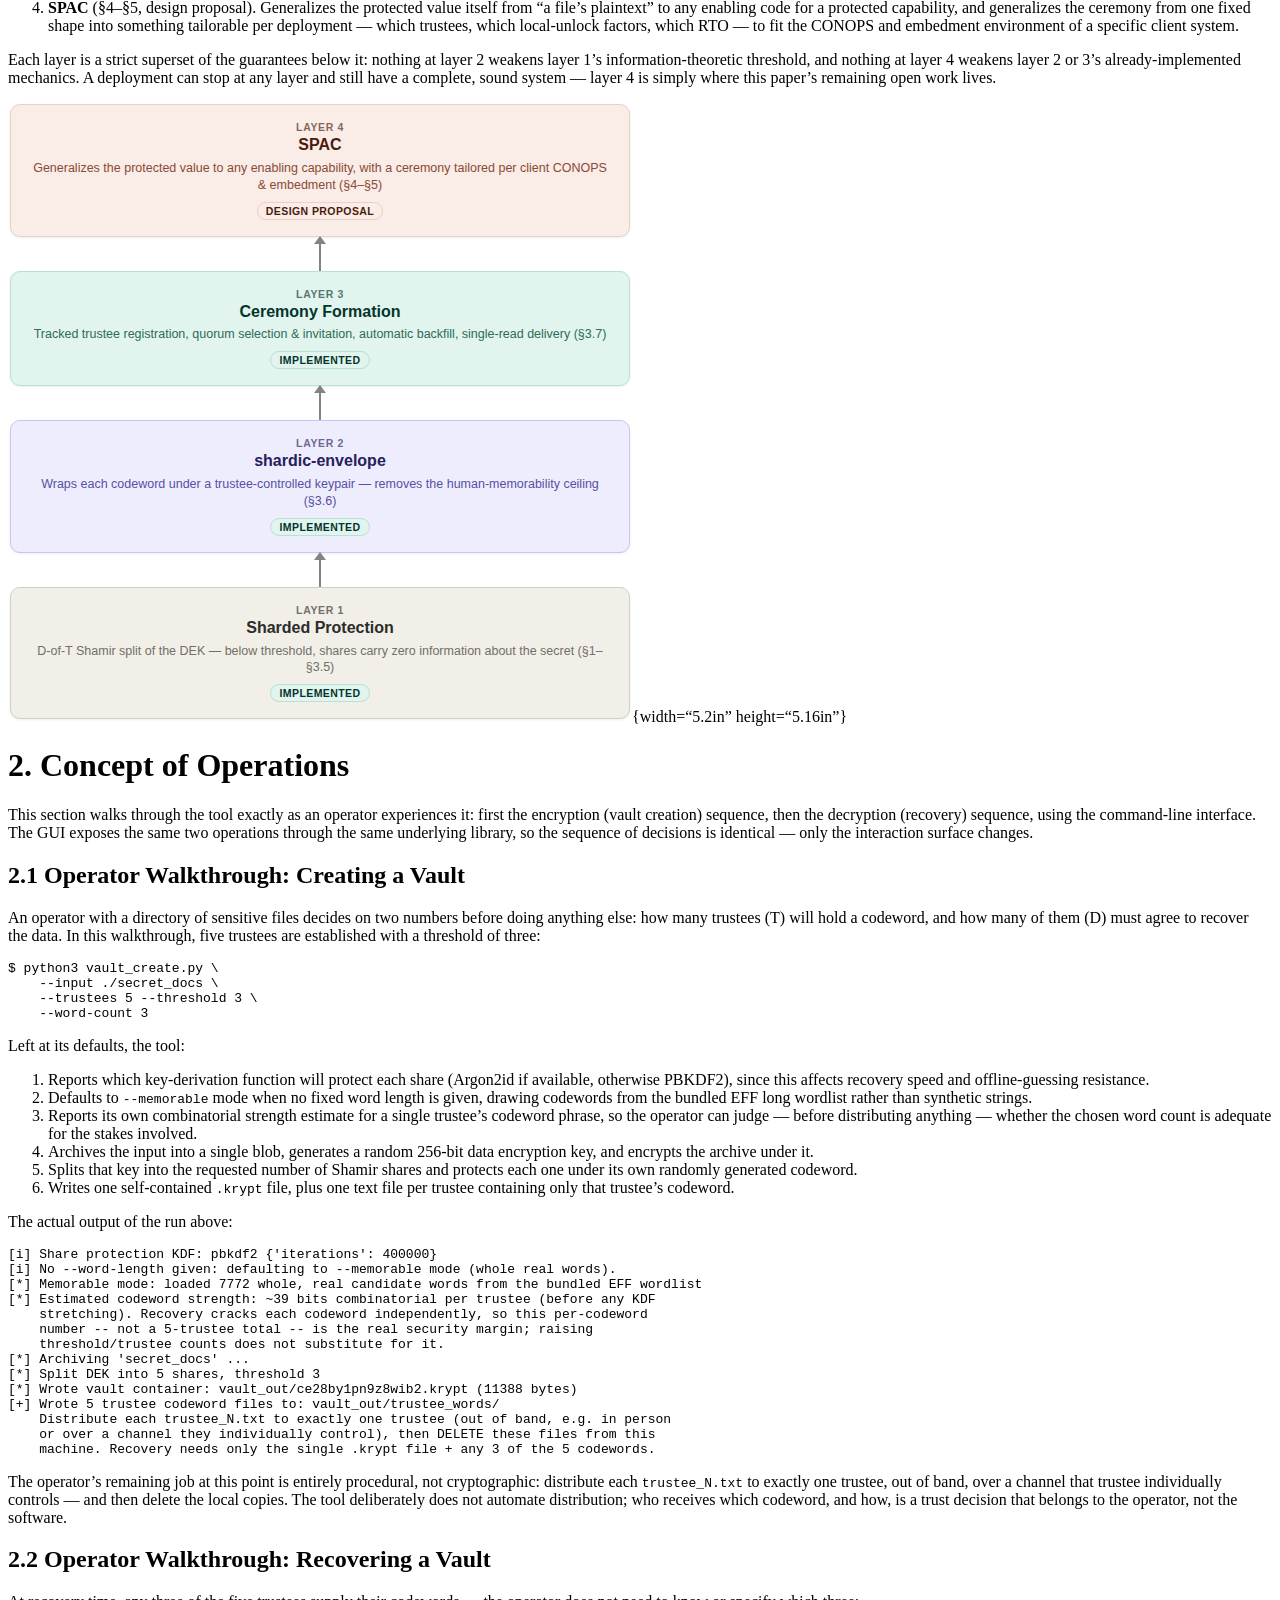
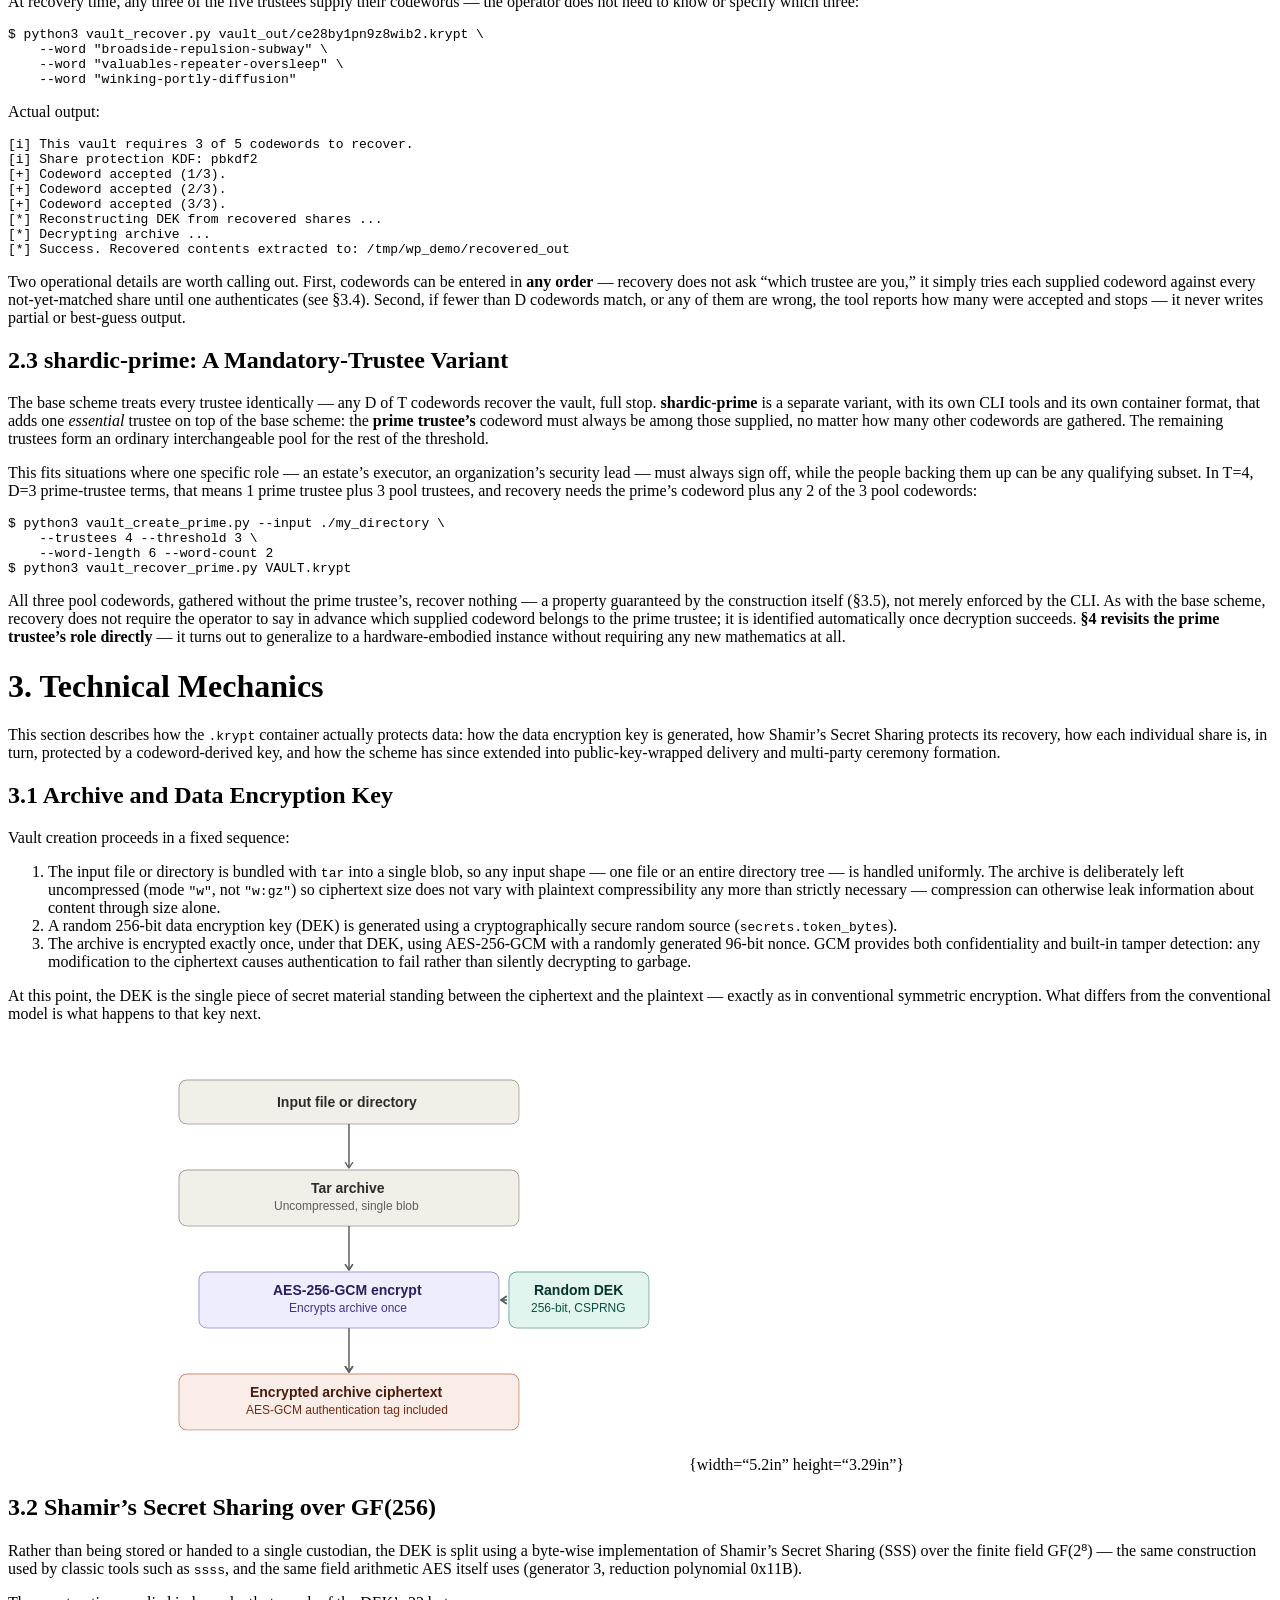
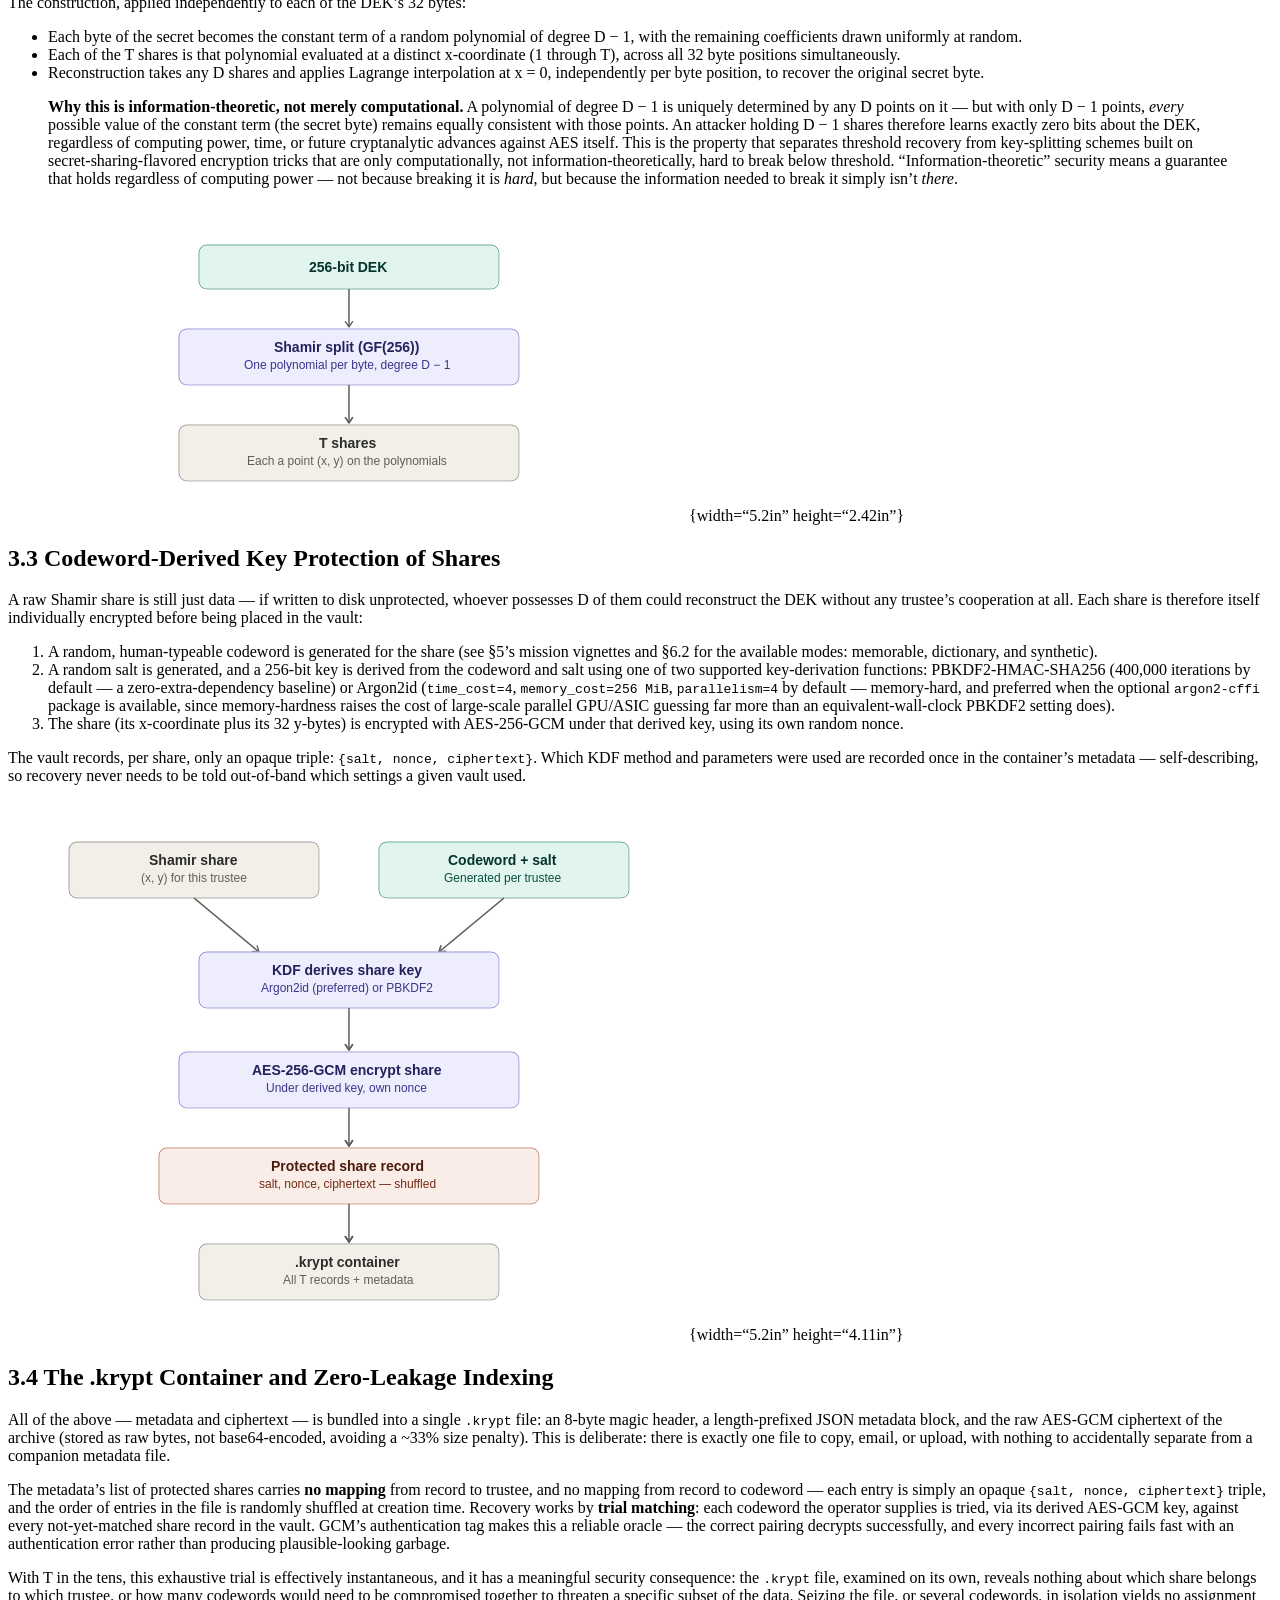
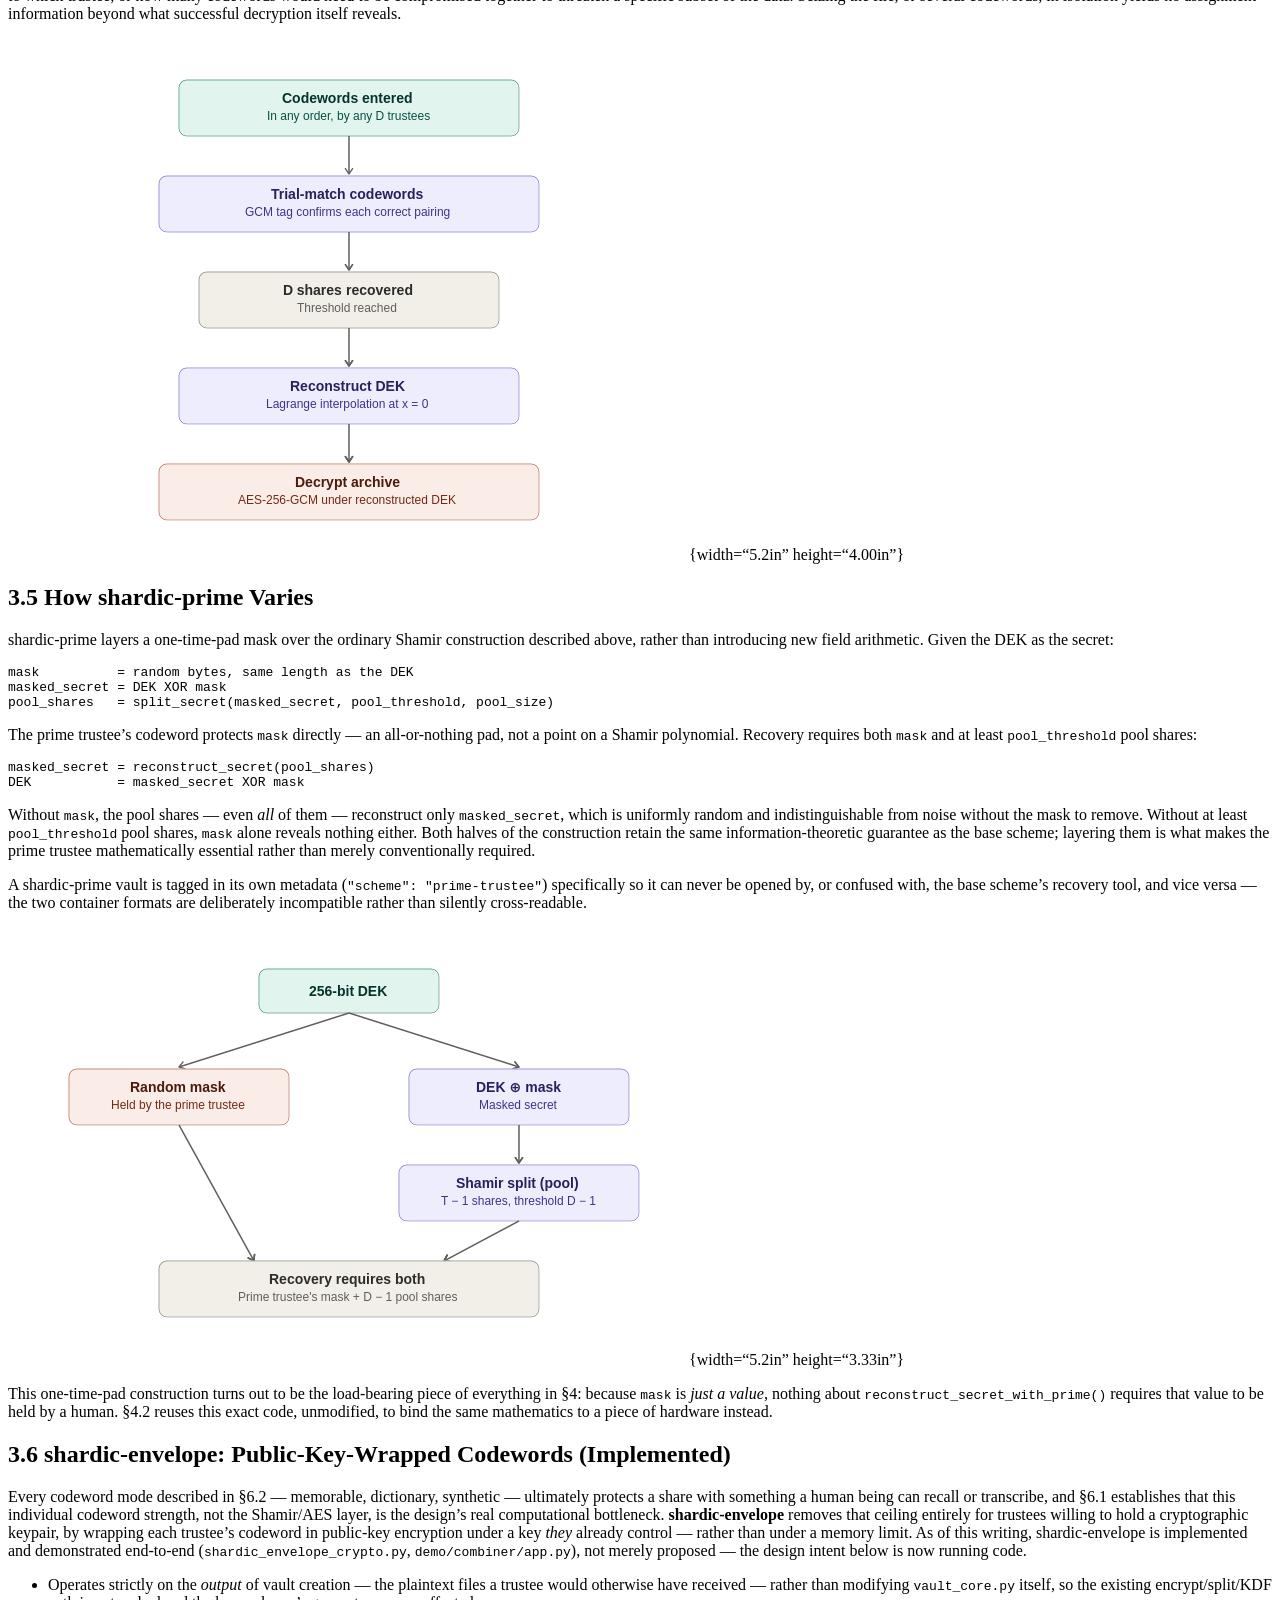
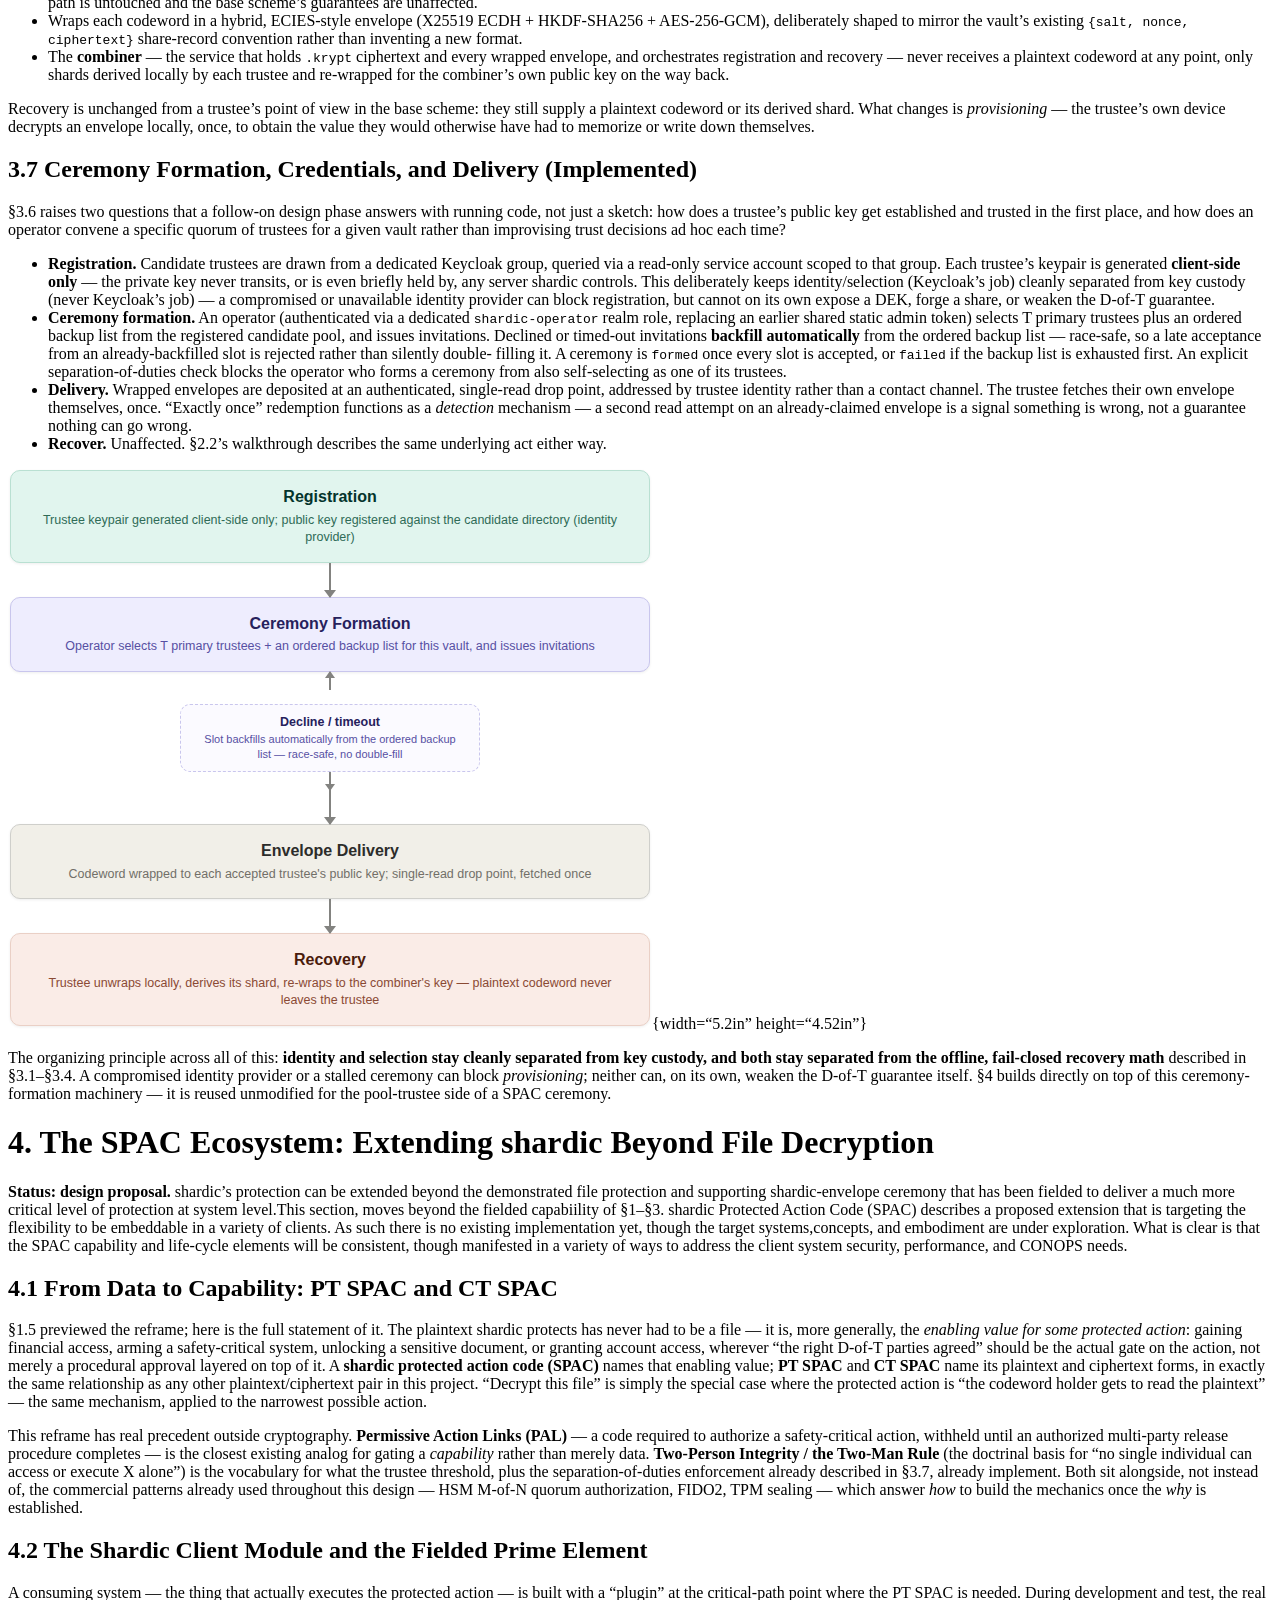
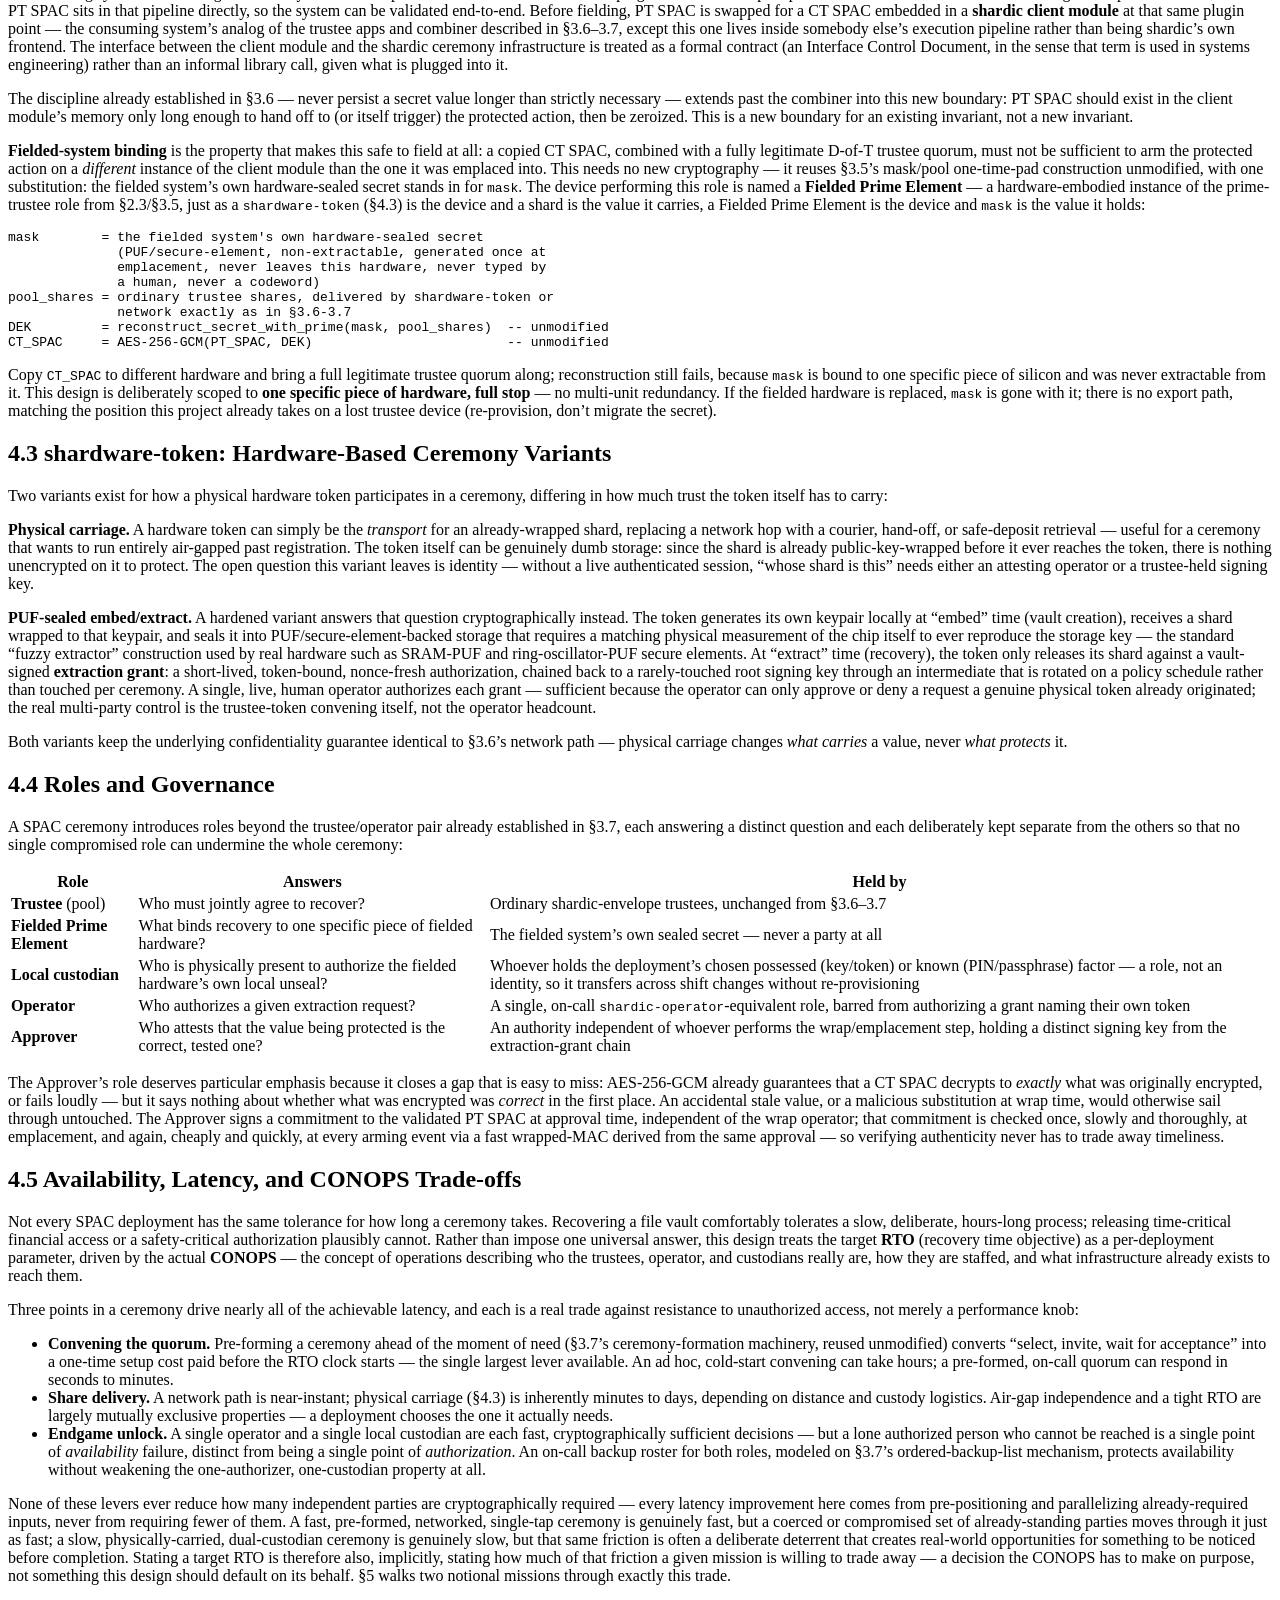
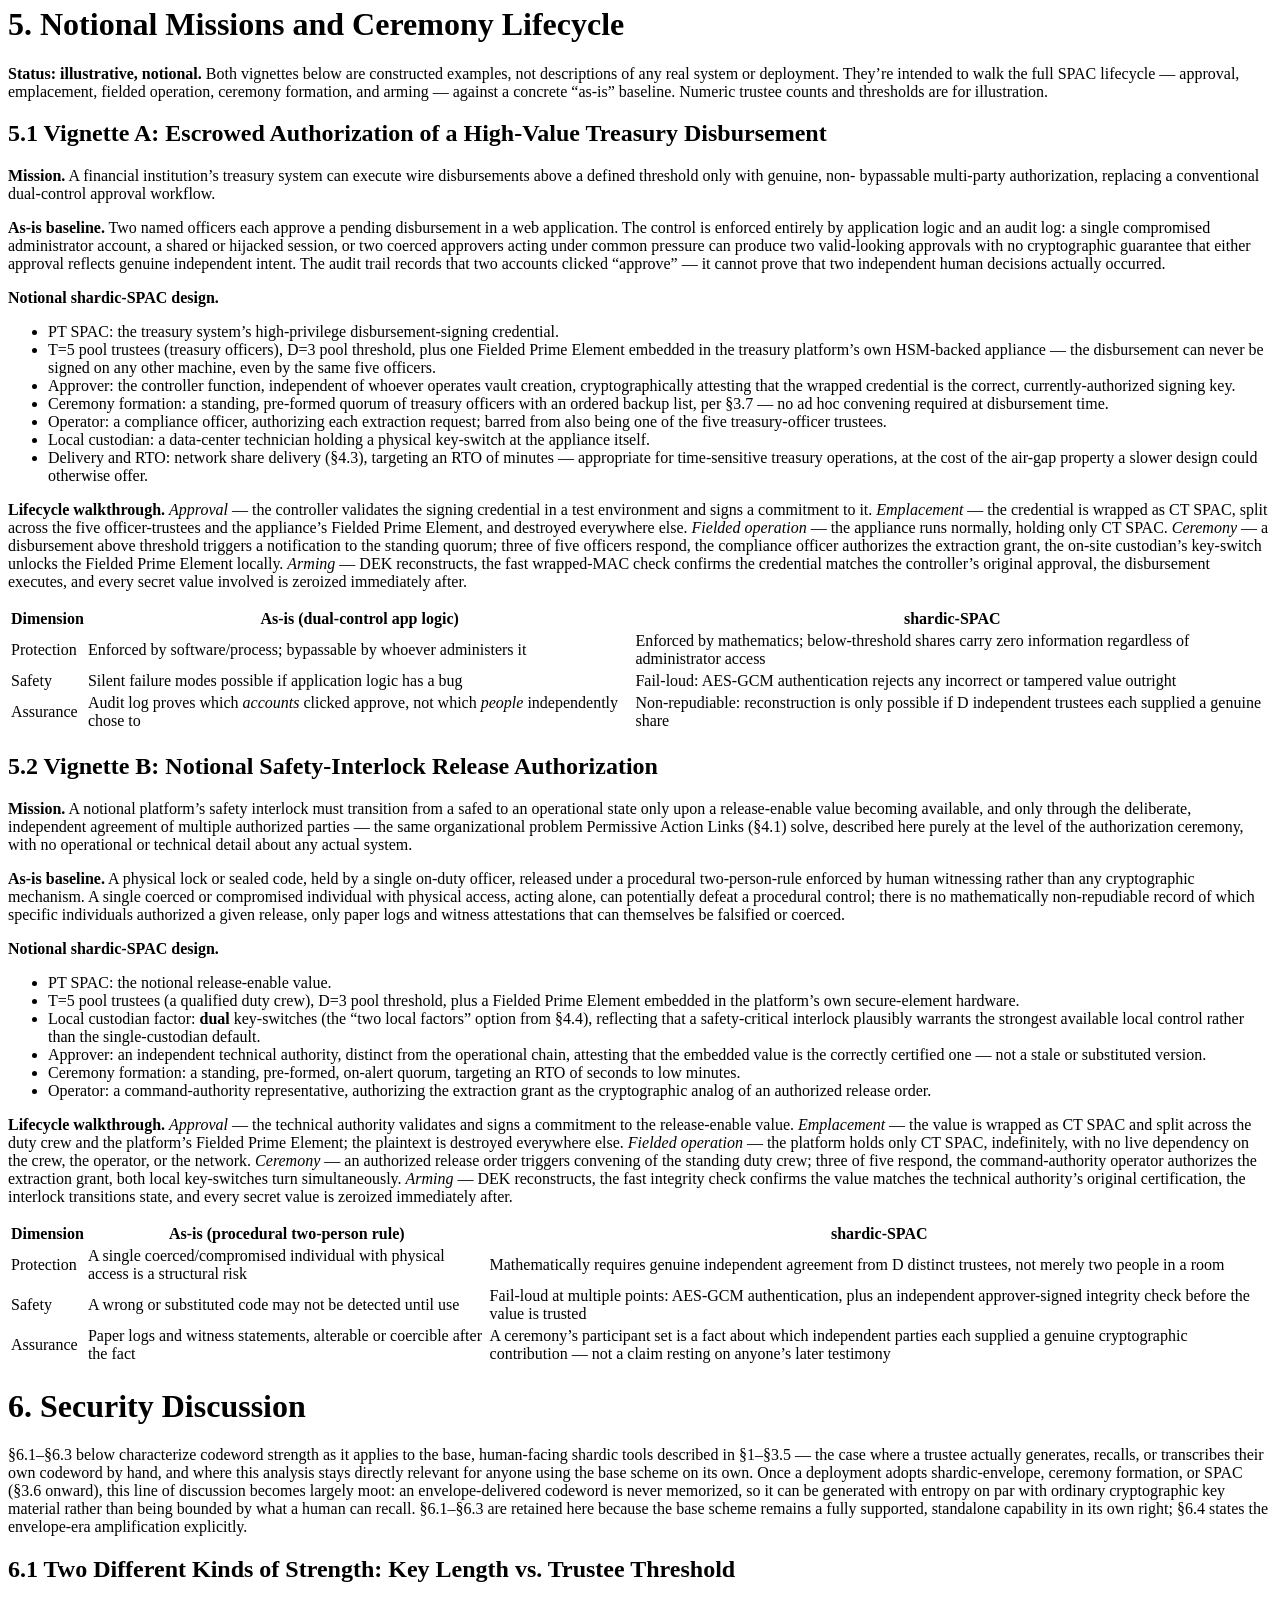
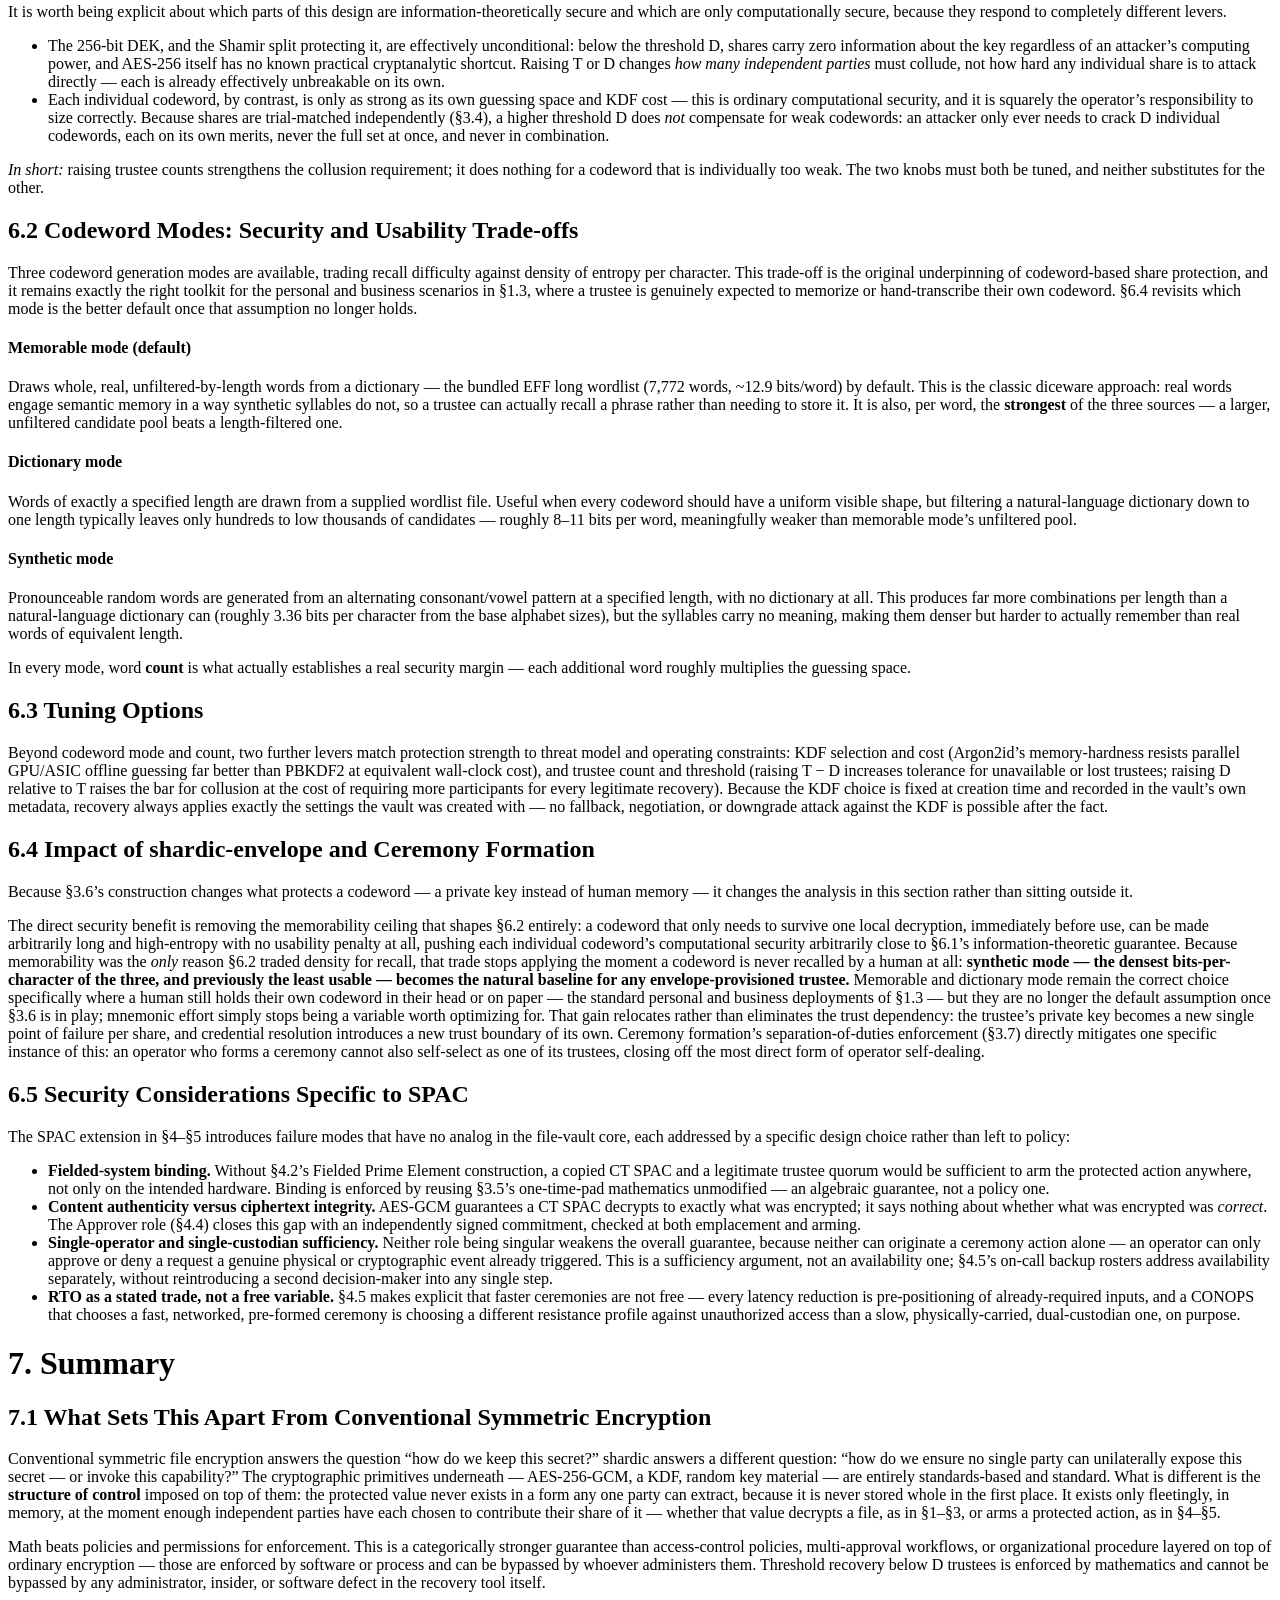
<file: docs/shardic_white_paper21.html>
<html><head><meta http-equiv="Content-Type" content="text/html; charset=utf-8" /><title></title></head><body><p><strong>SHARDIC</strong></p>
<p>Sharded Encryption for Threshold-Recoverable Vaults — and Protected-Action Ceremonies</p>
<p><em>Enforcing Multi-Person Integrity for High-Stakes Data Recovery and Capability Authorization</em></p>
<p><strong>White Paper — Version 2.0</strong></p>
<p>July 2026</p>
<p>Project repository: github.com/splashd1/shardic</p>
<hr />
<h1>Abstract</h1>
<p>Conventional file encryption is monolithic: whoever holds the key, or
controls the system that holds it, controls access to the plaintext —
permanently and unilaterally. <strong>shardic</strong> replaces that single point of
control with a <strong>threshold-recoverable</strong> model. A file or directory is
encrypted once under a randomly generated data encryption key (DEK), and
that DEK is then split — using Shamir’s Secret Sharing over GF(256) —
into T shares distributed to T independent trustees. No fewer than a
threshold of D trustees, each supplying an individually held codeword,
can ever reconstruct the key. Below that threshold, the remaining shares
carry <em>zero</em> information about the key — a guarantee that holds
regardless of computing power, not merely one that is expensive to
break.</p>
<p>This version extends the paper past that starting point. shardic’s
threshold-recovery mechanism was never intrinsically about <em>files</em> — it
is a mechanism for enforcing that no single party can unilaterally
invoke something. Sections 1–3 describe the mature, largely-implemented
core exactly as before: the operational need, the CLI walkthrough, and
the cryptographic mechanics, updated to reflect that shardic-envelope
and ceremony formation have since moved from proposed design to running
code. Sections 4–5 are new: they generalize the protected value from “a
file” to a <strong>shardic protected action code (SPAC)</strong> — any enabling
value for a protected capability, not only a decryption target — and
walk two notional missions through the full ceremony lifecycle this
generalization makes possible. Section 6 extends the security
discussion to the new material; Section 7 restates what this design
guarantees and what remains explicitly open.</p>
<p>Read end to end, the design is best understood as four layers, each
built on top of the last without altering what the layer below it
guarantees: sharded protection, shardic-envelope, ceremony formation,
and SPAC. §1.6 states that stack explicitly before the paper works
through it section by section.</p>
<p>Everything described from Section 4 onward is a <strong>design proposal</strong>,
not shipped functionality — flagged as such throughout, in the same
spirit as §3.6/§3.7 flagged shardic-envelope before it shipped.</p>
<h1>1. The Need for Threshold-Recoverable Protection</h1>
<h2>1.1 Conventional Data Encryption: Monolithic, Single-Point Control</h2>
<p>The standard model of symmetric encryption is simple: a key is
generated, data is encrypted under it, and the key is stored or shared
so that plaintext can later be recovered from the ciphertext. That
simplicity is also the model’s structural weakness. Whoever possesses
the key — a person, a process, a single server — has <strong>complete and
unilateral</strong> power over the data it protects. Access is a binary,
anonymous fact: either you hold the key, or you don’t. There is no way,
within the cryptography itself, to require that access be a <em>joint</em>
decision, or to prove after the fact who authorized a given recovery.</p>
<p>This single-point-of-control property persists even when the key
management around it becomes more sophisticated. Wrapping a symmetric
key with a public key so it can only be unwrapped by whoever holds the
matching private key changes <em>who</em> the single point of control is, but
not <em>that</em> there is one — the private key becomes the new monolithic
secret. Locking a key inside an HSM, a safe, or a physically secured
server changes <em>where</em> the single point of control lives, but a single
compromised operator, a single coerced administrator, or a single stolen
credential is still sufficient to defeat it. None of these supplements
change the underlying shape of the trust model: one secret, one holder,
one point of failure.</p>
<p>For routine data protection this is an acceptable, even desirable,
trade-off — simplicity and low friction usually outweigh the risk. It
becomes a liability precisely in the cases organizations care about
most: root credentials, master keys, and archives whose disclosure or
misuse by a single rogue, insider threat, or compromised party would be
catastrophic.</p>
<h2>1.2 Sharded Encryption: Enforcing Multi-Person Integrity</h2>
<p>Sharded, threshold-recoverable encryption addresses this by removing the
single point of control from the cryptography itself, rather than
relying on policy or process to compensate for it. Instead of one key
held by one party, the key is mathematically split into T pieces
(“shares”), distributed to T independent trustees, with a threshold D
set below T. Recovering the plaintext requires at least D trustees to
each independently choose to participate. Critically, this is not merely
operationally enforced (e.g. by requiring D signatures at an application
layer) — it is <strong>information-theoretically enforced</strong>: with the
underlying Shamir’s Secret Sharing construction, any collection of fewer
than D shares carries mathematically zero information about the key, no
matter how much computing power is applied against it.</p>
<p>The practical effect is that:</p>
<ul>
<li>No single trustee — including whoever originally created the vault —
can ever recover the data alone.</li>
<li>A rogue insider, a coerced employee, or a single compromised account
is insufficient to cause disclosure; a collusion of at least D
independent parties is required.</li>
<li>The trustee pool can absorb the loss or unavailability of up to T − D
trustees without losing recoverability — unlike a strict N-of-N or
two-person rule, which has no slack.</li>
<li>Every recovery event has a natural audit trail: the specific set of
trustees who each chose to supply a codeword.</li>
</ul>
<p>This shifts data protection from “who holds the key” — a fact about
custody — to “who agreed to unlock it” — a fact about consent,
distributed across independent parties who cannot individually override
the group.</p>
<h2>1.3 Representative Use Cases</h2>
<p>Threshold-recoverable encryption is the right tool wherever policy,
regulation, or risk tolerance already implies that no single party
should be able to unilaterally decrypt something, and where access is
rare and high-stakes rather than continuous and routine. Representative
examples include:</p>
<h4>Break-glass access to critical infrastructure</h4>
<p>A root certificate-authority private key, a production database master
key, or a SCADA override credential is locked in a vault with, say, T=7
trustees — a mix of senior engineers, security officers, and an
executive — and a D=4 threshold. Day to day, <em>nobody</em> has access to the
key at all. It is reconstructed only for a genuine emergency, and only
if four of the seven trustees each independently agree to participate.</p>
<h4>Diceware-style estate and succession planning</h4>
<p>A family or founder splits access to a password manager’s master vault,
or other key-person credentials, among relatives, a lawyer, and a
business partner (T=5, D=3), using memorable, whole-word codewords that
trustees can actually commit to memory rather than write down.</p>
<h4>Government and public-sector applications</h4>
<ul>
<li>Generalized two-person-rule systems (“any 3 of 7 officials”) that
tolerate absence or incapacitation without weakening the no-lone-actor
requirement of the classic two-key model.</li>
<li>Escrowed decryption keys for classified or lawful-intercept archives,
split across officials from different branches or agencies so that no
single agency — or a rogue insider within one — can unilaterally
decrypt.</li>
<li>Continuity-of-government credentials that must survive the loss of
some custodians while still requiring majority agreement to invoke.</li>
<li>Election-system tabulation keys split among representatives of
multiple parties or observers.</li>
</ul>
<h4>Business and regulated-industry applications</h4>
<ul>
<li>M&amp;A escrow and dispute-resolution vaults — deal terms or sensitive
documents released only by quorum of board members, outside counsel,
and an escrow agent.</li>
<li>Cryptocurrency or treasury cold storage — splitting root key material
behind a multisig wallet among founders or board members so no single
executive can move funds alone.</li>
<li>Whistleblower or source-protection archives, releasable only if a
threshold of editors or lawyers agree.</li>
<li>Regulated data with explicit separation-of-duties requirements (e.g.
SOX, HIPAA “minimum necessary” contexts) — a technical enforcement of
an existing compliance control rather than a policy statement alone.</li>
</ul>
<p><em>Where this approach fits best:</em> rare, high-stakes, offline
“break-glass” access with a small, semi-static trustee set, where the
vault file itself must be safely storable and shareable without leaking
metadata about who holds what. It is a poor fit for frequent or live
authorization, for revoking a single trustee without a full re-split, or
for online multi-party protocols — those are better served by
threshold-signature schemes (e.g. FROST) or HSM-backed multisig, which
support key rotation and live quorum that this static, split-once design
does not attempt to provide. §4 revisits this boundary once the
protected value stops being assumed to be a file.</p>
<h2>1.4 How Threshold Secret Sharing Works, Conceptually</h2>
<p>Section 3.2 gives the precise, byte-by-byte construction. Before that,
it’s worth building the intuition for <em>why</em> a threshold scheme works at
all — because the obvious first guess at how to “split a key into
pieces” is not what shardic does, and doesn’t have the properties §1.2
just promised.</p>
<p><strong>The obvious guess, and why it falls short.</strong> Imagine cutting the
32-byte DEK into four 8-byte chunks and handing one chunk to each of
four trustees — or the slightly cleverer version, XOR-splitting, where
each share is random and the last one is defined so that all of them
XOR back to the key. Both can be made information-theoretically sound
in the narrow sense that holding fewer than all the pieces reveals
nothing. But both share the same structural flaw: they are
<strong>all-or-nothing</strong> schemes. Reconstruction needs every single piece,
with no way to ask for “any D of T.” Lose one trustee, permanently, and
the key is gone forever — exactly the fragility §1.2 said threshold
recovery exists to avoid.</p>
<p><strong>The actual idea: hide the secret as a point only enough hints can
locate.</strong> Picture the DEK not as a string of bytes but as a single
point on a graph — specifically, where a straight line crosses the
vertical axis. Draw that line so it also happens to pass through T
other points, one assigned to each trustee. Handing a trustee “their”
point tells them nothing on its own: infinitely many different lines
pass through any single point, each crossing the axis somewhere
completely different, so <em>every</em> possible secret remains equally
possible. But hand over any <strong>two</strong> trustees’ points together, and
there is exactly one straight line that passes through both of them —
which means there is exactly one place it crosses the axis. Two points
determine a line; that’s what makes D = 2 work.</p>
<p><img src="./media/sss-geometric-intuition.png" alt="" />{width=“5.2in” height=“2.33in”}</p>
<p>Raise the threshold to three, and the trick generalizes: instead of a
straight line, use a curve with one more bend (a parabola), which takes
three points to pin down uniquely rather than two. One or two points
still leave every possible secret equally plausible — the curve simply
isn’t determined yet. This is the general pattern: a threshold of D is
implemented as a curve that requires exactly D points to fix, with T
points handed out, one per trustee, all lying on that same curve.
Because the curve only needs <em>any</em> D of its T points — not a
particular D, and not all T — the scheme absorbs losing up to T − D
trustees exactly as §1.2 described, something an all-or-nothing chunk
or XOR split can never offer.</p>
<blockquote>
<p><strong>Why partial progress isn’t a thing here.</strong> A combination lock
rewards partial knowledge — get two of three digits right and you
are, in a real sense, close. A threshold secret share does not work
that way. One trustee’s point, or even D − 1 of them together,
doesn’t narrow the secret down to a short list of likely candidates;
it leaves <em>every</em> possible value exactly as plausible as before.
There is no partial credit, no “getting warmer,” and no way to make
attempts and rule out candidates one collusion at a time — the Dth
point doesn’t refine the answer, it is the precise moment the answer
springs into existence.</p>
</blockquote>
<p>shardic’s actual implementation replaces “a line” or “a curve on a
graph” with a polynomial of degree D − 1 evaluated over a finite field,
applied independently to each byte of the DEK — the same idea above,
made precise and computable. §3.2 picks up exactly there. For a
complete, standalone treatment — including the exact polynomial
construction and why the arithmetic runs over GF(256) instead of real
numbers — see Appendix A.</p>
<h2>1.5 From Data to Capability: A Preview</h2>
<p>Everything above frames the protected value as a file — an archive
recovered, once, into plaintext on disk. That framing was never load-
bearing for the underlying guarantee: what threshold recovery actually
enforces is that a secret value comes into existence only when D
independent parties each choose to contribute toward it. A file’s
plaintext is one instance of “a secret value” — not the only one.
Section 4 makes that generalization explicit and names it: <strong>a shardic
protected action code (SPAC)</strong> is any enabling value for a protected
capability — financial access, a physical safety interlock, a sensitive
document, an account credential — of which “decrypt this archive” is
the narrowest possible case. Sections 2–3 describe the mature core
exactly as it exists today; readers only interested in the file-vault
tool can stop at the end of §3.</p>
<h2>1.6 The Capability Stack: How the Layers Build on Each Other</h2>
<p>It’s worth naming the stack explicitly before working through it
section by section, since each layer changes what’s actually possible
without invalidating anything the layer beneath it guarantees:</p>
<ol>
<li><strong>Sharded protection</strong> (§1–§3.5, implemented). The core guarantee: a
secret is split so that no fewer than D of T independently held
shares can ever reconstruct it, and below that threshold, zero
information about the secret exists to extract. This alone is
sufficient for the personal, estate, and business scenarios in
§1.3 — a family splitting a password manager’s master key, a
company escrowing a root credential — using the three codeword
modes described in §6.2.</li>
<li><strong>shardic-envelope</strong> (§3.6, implemented). Wraps each trustee’s
codeword in public-key encryption under a keypair the trustee
already controls, removing the human-memorability ceiling that
otherwise caps how strong an individual codeword can practically be
(§6.2 revisits what this changes about codeword mode selection in
§6.4).</li>
<li><strong>Ceremony formation</strong> (§3.7, implemented). Turns “who holds a
codeword” from an ad hoc, once-per-vault trust decision into a
tracked, repeatable process: candidate trustees are registered
against an identity provider, a specific quorum is selected and
invited for a given vault, declined or timed-out slots backfill
automatically, and delivery of each wrapped codeword is a
single-read, addressed event rather than an out-of-band handoff.</li>
<li><strong>SPAC</strong> (§4–§5, design proposal). Generalizes the protected value
itself from “a file’s plaintext” to any enabling code for a
protected capability, and generalizes the ceremony from one fixed
shape into something tailorable per deployment — which trustees,
which local-unlock factors, which RTO — to fit the CONOPS and
embedment environment of a specific client system.</li>
</ol>
<p>Each layer is a strict superset of the guarantees below it: nothing at
layer 2 weakens layer 1’s information-theoretic threshold, and nothing
at layer 4 weakens layer 2 or 3’s already-implemented mechanics. A
deployment can stop at any layer and still have a complete, sound
system — layer 4 is simply where this paper’s remaining open work
lives.</p>
<p><img src="./media/capability-stack.png" alt="" />{width=“5.2in” height=“5.16in”}</p>
<h1>2. Concept of Operations</h1>
<p>This section walks through the tool exactly as an operator experiences
it: first the encryption (vault creation) sequence, then the decryption
(recovery) sequence, using the command-line interface. The GUI exposes
the same two operations through the same underlying library, so the
sequence of decisions is identical — only the interaction surface
changes.</p>
<h2>2.1 Operator Walkthrough: Creating a Vault</h2>
<p>An operator with a directory of sensitive files decides on two numbers
before doing anything else: how many trustees (T) will hold a codeword,
and how many of them (D) must agree to recover the data. In this
walkthrough, five trustees are established with a threshold of three:</p>
<pre><code>$ python3 vault_create.py \
    --input ./secret_docs \
    --trustees 5 --threshold 3 \
    --word-count 3
</code></pre>
<p>Left at its defaults, the tool:</p>
<ol>
<li>Reports which key-derivation function will protect each share
(Argon2id if available, otherwise PBKDF2), since this affects
recovery speed and offline-guessing resistance.</li>
<li>Defaults to <code>--memorable</code> mode when no fixed word length is given,
drawing codewords from the bundled EFF long wordlist rather than
synthetic strings.</li>
<li>Reports its own combinatorial strength estimate for a single
trustee’s codeword phrase, so the operator can judge — before
distributing anything — whether the chosen word count is adequate
for the stakes involved.</li>
<li>Archives the input into a single blob, generates a random 256-bit
data encryption key, and encrypts the archive under it.</li>
<li>Splits that key into the requested number of Shamir shares and
protects each one under its own randomly generated codeword.</li>
<li>Writes one self-contained <code>.krypt</code> file, plus one text file per
trustee containing only that trustee’s codeword.</li>
</ol>
<p>The actual output of the run above:</p>
<pre><code>[i] Share protection KDF: pbkdf2 {'iterations': 400000}
[i] No --word-length given: defaulting to --memorable mode (whole real words).
[*] Memorable mode: loaded 7772 whole, real candidate words from the bundled EFF wordlist
[*] Estimated codeword strength: ~39 bits combinatorial per trustee (before any KDF
    stretching). Recovery cracks each codeword independently, so this per-codeword
    number -- not a 5-trustee total -- is the real security margin; raising
    threshold/trustee counts does not substitute for it.
[*] Archiving 'secret_docs' ...
[*] Split DEK into 5 shares, threshold 3
[*] Wrote vault container: vault_out/ce28by1pn9z8wib2.krypt (11388 bytes)
[+] Wrote 5 trustee codeword files to: vault_out/trustee_words/
    Distribute each trustee_N.txt to exactly one trustee (out of band, e.g. in person
    or over a channel they individually control), then DELETE these files from this
    machine. Recovery needs only the single .krypt file + any 3 of the 5 codewords.
</code></pre>
<p>The operator’s remaining job at this point is entirely procedural, not
cryptographic: distribute each <code>trustee_N.txt</code> to exactly one trustee,
out of band, over a channel that trustee individually controls — and
then delete the local copies. The tool deliberately does not automate
distribution; who receives which codeword, and how, is a trust decision
that belongs to the operator, not the software.</p>
<h2>2.2 Operator Walkthrough: Recovering a Vault</h2>
<p>At recovery time, any three of the five trustees supply their codewords
— the operator does not need to know or specify which three:</p>
<pre><code>$ python3 vault_recover.py vault_out/ce28by1pn9z8wib2.krypt \
    --word &quot;broadside-repulsion-subway&quot; \
    --word &quot;valuables-repeater-oversleep&quot; \
    --word &quot;winking-portly-diffusion&quot;
</code></pre>
<p>Actual output:</p>
<pre><code>[i] This vault requires 3 of 5 codewords to recover.
[i] Share protection KDF: pbkdf2
[+] Codeword accepted (1/3).
[+] Codeword accepted (2/3).
[+] Codeword accepted (3/3).
[*] Reconstructing DEK from recovered shares ...
[*] Decrypting archive ...
[*] Success. Recovered contents extracted to: /tmp/wp_demo/recovered_out
</code></pre>
<p>Two operational details are worth calling out. First, codewords can be
entered in <strong>any order</strong> — recovery does not ask “which trustee are
you,” it simply tries each supplied codeword against every
not-yet-matched share until one authenticates (see §3.4). Second, if
fewer than D codewords match, or any of them are wrong, the tool reports
how many were accepted and stops — it never writes partial or
best-guess output.</p>
<h2>2.3 shardic-prime: A Mandatory-Trustee Variant</h2>
<p>The base scheme treats every trustee identically — any D of T codewords
recover the vault, full stop. <strong>shardic-prime</strong> is a separate variant,
with its own CLI tools and its own container format, that adds one
<em>essential</em> trustee on top of the base scheme: the <strong>prime trustee’s</strong>
codeword must always be among those supplied, no matter how many other
codewords are gathered. The remaining trustees form an ordinary
interchangeable pool for the rest of the threshold.</p>
<p>This fits situations where one specific role — an estate’s executor, an
organization’s security lead — must always sign off, while the people
backing them up can be any qualifying subset. In T=4, D=3 prime-trustee
terms, that means 1 prime trustee plus 3 pool trustees, and recovery
needs the prime’s codeword plus any 2 of the 3 pool codewords:</p>
<pre><code>$ python3 vault_create_prime.py --input ./my_directory \
    --trustees 4 --threshold 3 \
    --word-length 6 --word-count 2
$ python3 vault_recover_prime.py VAULT.krypt
</code></pre>
<p>All three pool codewords, gathered without the prime trustee’s, recover
nothing — a property guaranteed by the construction itself (§3.5), not
merely enforced by the CLI. As with the base scheme, recovery does not
require the operator to say in advance which supplied codeword belongs
to the prime trustee; it is identified automatically once decryption
succeeds. <strong>§4 revisits the prime trustee’s role directly</strong> — it turns
out to generalize to a hardware-embodied instance without requiring any
new mathematics at all.</p>
<h1>3. Technical Mechanics</h1>
<p>This section describes how the <code>.krypt</code> container actually protects
data: how the data encryption key is generated, how Shamir’s Secret
Sharing protects its recovery, how each individual share is, in turn,
protected by a codeword-derived key, and how the scheme has since
extended into public-key-wrapped delivery and multi-party ceremony
formation.</p>
<h2>3.1 Archive and Data Encryption Key</h2>
<p>Vault creation proceeds in a fixed sequence:</p>
<ol>
<li>The input file or directory is bundled with <code>tar</code> into a single
blob, so any input shape — one file or an entire directory tree —
is handled uniformly. The archive is deliberately left uncompressed
(mode <code>&quot;w&quot;</code>, not <code>&quot;w:gz&quot;</code>) so ciphertext size does not vary with
plaintext compressibility any more than strictly necessary —
compression can otherwise leak information about content through
size alone.</li>
<li>A random 256-bit data encryption key (DEK) is generated using a
cryptographically secure random source (<code>secrets.token_bytes</code>).</li>
<li>The archive is encrypted exactly once, under that DEK, using
AES-256-GCM with a randomly generated 96-bit nonce. GCM provides
both confidentiality and built-in tamper detection: any modification
to the ciphertext causes authentication to fail rather than silently
decrypting to garbage.</li>
</ol>
<p>At this point, the DEK is the single piece of secret material standing
between the ciphertext and the plaintext — exactly as in conventional
symmetric encryption. What differs from the conventional model is what
happens to that key next.</p>
<p><img src="./media/image1.png" alt="" />{width=“5.2in” height=“3.29in”}</p>
<h2>3.2 Shamir’s Secret Sharing over GF(256)</h2>
<p>Rather than being stored or handed to a single custodian, the DEK is
split using a byte-wise implementation of Shamir’s Secret Sharing (SSS)
over the finite field GF(2⁸) — the same construction used by classic
tools such as <code>ssss</code>, and the same field arithmetic AES itself uses
(generator 3, reduction polynomial 0x11B).</p>
<p>The construction, applied independently to each of the DEK’s 32 bytes:</p>
<ul>
<li>Each byte of the secret becomes the constant term of a random
polynomial of degree D − 1, with the remaining coefficients drawn
uniformly at random.</li>
<li>Each of the T shares is that polynomial evaluated at a distinct
x-coordinate (1 through T), across all 32 byte positions
simultaneously.</li>
<li>Reconstruction takes any D shares and applies Lagrange interpolation
at x = 0, independently per byte position, to recover the original
secret byte.</li>
</ul>
<blockquote>
<p><strong>Why this is information-theoretic, not merely computational.</strong> A
polynomial of degree D − 1 is uniquely determined by any D points on
it — but with only D − 1 points, <em>every</em> possible value of the
constant term (the secret byte) remains equally consistent with those
points. An attacker holding D − 1 shares therefore learns exactly
zero bits about the DEK, regardless of computing power, time, or
future cryptanalytic advances against AES itself. This is the
property that separates threshold recovery from key-splitting
schemes built on secret-sharing-flavored encryption tricks that are
only computationally, not information-theoretically, hard to break
below threshold. “Information-theoretic” security means a guarantee
that holds regardless of computing power — not because breaking it
is <em>hard</em>, but because the information needed to break it simply
isn’t <em>there</em>.</p>
</blockquote>
<p><img src="./media/image2.png" alt="" />{width=“5.2in” height=“2.42in”}</p>
<h2>3.3 Codeword-Derived Key Protection of Shares</h2>
<p>A raw Shamir share is still just data — if written to disk unprotected,
whoever possesses D of them could reconstruct the DEK without any
trustee’s cooperation at all. Each share is therefore itself
individually encrypted before being placed in the vault:</p>
<ol>
<li>A random, human-typeable codeword is generated for the share (see
§5’s mission vignettes and §6.2 for the available modes: memorable,
dictionary, and synthetic).</li>
<li>A random salt is generated, and a 256-bit key is derived from the
codeword and salt using one of two supported key-derivation
functions: PBKDF2-HMAC-SHA256 (400,000 iterations by default — a
zero-extra-dependency baseline) or Argon2id (<code>time_cost=4</code>,
<code>memory_cost=256 MiB</code>, <code>parallelism=4</code> by default — memory-hard,
and preferred when the optional <code>argon2-cffi</code> package is available,
since memory-hardness raises the cost of large-scale parallel
GPU/ASIC guessing far more than an equivalent-wall-clock PBKDF2
setting does).</li>
<li>The share (its x-coordinate plus its 32 y-bytes) is encrypted with
AES-256-GCM under that derived key, using its own random nonce.</li>
</ol>
<p>The vault records, per share, only an opaque triple: <code>{salt, nonce, ciphertext}</code>. Which KDF method and parameters were used are recorded
once in the container’s metadata — self-describing, so recovery never
needs to be told out-of-band which settings a given vault used.</p>
<p><img src="./media/image3.png" alt="" />{width=“5.2in” height=“4.11in”}</p>
<h2>3.4 The .krypt Container and Zero-Leakage Indexing</h2>
<p>All of the above — metadata and ciphertext — is bundled into a single
<code>.krypt</code> file: an 8-byte magic header, a length-prefixed JSON metadata
block, and the raw AES-GCM ciphertext of the archive (stored as raw
bytes, not base64-encoded, avoiding a ~33% size penalty). This is
deliberate: there is exactly one file to copy, email, or upload, with
nothing to accidentally separate from a companion metadata file.</p>
<p>The metadata’s list of protected shares carries <strong>no mapping</strong> from
record to trustee, and no mapping from record to codeword — each entry
is simply an opaque <code>{salt, nonce, ciphertext}</code> triple, and the order of
entries in the file is randomly shuffled at creation time. Recovery
works by <strong>trial matching</strong>: each codeword the operator supplies is
tried, via its derived AES-GCM key, against every not-yet-matched share
record in the vault. GCM’s authentication tag makes this a reliable
oracle — the correct pairing decrypts successfully, and every incorrect
pairing fails fast with an authentication error rather than producing
plausible-looking garbage.</p>
<p>With T in the tens, this exhaustive trial is effectively instantaneous,
and it has a meaningful security consequence: the <code>.krypt</code> file,
examined on its own, reveals nothing about which share belongs to which
trustee, or how many codewords would need to be compromised together to
threaten a specific subset of the data. Seizing the file, or several
codewords, in isolation yields no assignment information beyond what
successful decryption itself reveals.</p>
<p><img src="./media/image4.png" alt="" />{width=“5.2in” height=“4.00in”}</p>
<h2>3.5 How shardic-prime Varies</h2>
<p>shardic-prime layers a one-time-pad mask over the ordinary Shamir
construction described above, rather than introducing new field
arithmetic. Given the DEK as the secret:</p>
<pre><code>mask          = random bytes, same length as the DEK
masked_secret = DEK XOR mask
pool_shares   = split_secret(masked_secret, pool_threshold, pool_size)
</code></pre>
<p>The prime trustee’s codeword protects <code>mask</code> directly — an
all-or-nothing pad, not a point on a Shamir polynomial. Recovery
requires both <code>mask</code> and at least <code>pool_threshold</code> pool shares:</p>
<pre><code>masked_secret = reconstruct_secret(pool_shares)
DEK           = masked_secret XOR mask
</code></pre>
<p>Without <code>mask</code>, the pool shares — even <em>all</em> of them — reconstruct only
<code>masked_secret</code>, which is uniformly random and indistinguishable from
noise without the mask to remove. Without at least <code>pool_threshold</code>
pool shares, <code>mask</code> alone reveals nothing either. Both halves of the
construction retain the same information-theoretic guarantee as the
base scheme; layering them is what makes the prime trustee
mathematically essential rather than merely conventionally required.</p>
<p>A shardic-prime vault is tagged in its own metadata (<code>&quot;scheme&quot;: &quot;prime-trustee&quot;</code>) specifically so it can never be opened by, or
confused with, the base scheme’s recovery tool, and vice versa — the
two container formats are deliberately incompatible rather than
silently cross-readable.</p>
<p><img src="./media/image5.png" alt="" />{width=“5.2in” height=“3.33in”}</p>
<p>This one-time-pad construction turns out to be the load-bearing piece
of everything in §4: because <code>mask</code> is <em>just a value</em>, nothing about
<code>reconstruct_secret_with_prime()</code> requires that value to be held by a
human. §4.2 reuses this exact code, unmodified, to bind the same
mathematics to a piece of hardware instead.</p>
<h2>3.6 shardic-envelope: Public-Key-Wrapped Codewords (Implemented)</h2>
<p>Every codeword mode described in §6.2 — memorable, dictionary,
synthetic — ultimately protects a share with something a human being
can recall or transcribe, and §6.1 establishes that this individual
codeword strength, not the Shamir/AES layer, is the design’s real
computational bottleneck. <strong>shardic-envelope</strong> removes that ceiling
entirely for trustees willing to hold a cryptographic keypair, by
wrapping each trustee’s codeword in public-key encryption under a key
<em>they</em> already control — rather than under a memory limit. As of this
writing, shardic-envelope is implemented and demonstrated end-to-end
(<code>shardic_envelope_crypto.py</code>, <code>demo/combiner/app.py</code>), not merely
proposed — the design intent below is now running code.</p>
<ul>
<li>Operates strictly on the <em>output</em> of vault creation — the plaintext
files a trustee would otherwise have received — rather than
modifying <code>vault_core.py</code> itself, so the existing encrypt/split/KDF
path is untouched and the base scheme’s guarantees are unaffected.</li>
<li>Wraps each codeword in a hybrid, ECIES-style envelope (X25519 ECDH +
HKDF-SHA256 + AES-256-GCM), deliberately shaped to mirror the vault’s
existing <code>{salt, nonce, ciphertext}</code> share-record convention rather
than inventing a new format.</li>
<li>The <strong>combiner</strong> — the service that holds <code>.krypt</code> ciphertext and
every wrapped envelope, and orchestrates registration and recovery —
never receives a plaintext codeword at any point, only shards derived
locally by each trustee and re-wrapped for the combiner’s own public
key on the way back.</li>
</ul>
<p>Recovery is unchanged from a trustee’s point of view in the base
scheme: they still supply a plaintext codeword or its derived shard.
What changes is <em>provisioning</em> — the trustee’s own device decrypts an
envelope locally, once, to obtain the value they would otherwise have
had to memorize or write down themselves.</p>
<h2>3.7 Ceremony Formation, Credentials, and Delivery (Implemented)</h2>
<p>§3.6 raises two questions that a follow-on design phase answers with
running code, not just a sketch: how does a trustee’s public key get
established and trusted in the first place, and how does an operator
convene a specific quorum of trustees for a given vault rather than
improvising trust decisions ad hoc each time?</p>
<ul>
<li><strong>Registration.</strong> Candidate trustees are drawn from a dedicated
Keycloak group, queried via a read-only service account scoped to
that group. Each trustee’s keypair is generated <strong>client-side only</strong>
— the private key never transits, or is even briefly held by, any
server shardic controls. This deliberately keeps identity/selection
(Keycloak’s job) cleanly separated from key custody (never Keycloak’s
job) — a compromised or unavailable identity provider can block
registration, but cannot on its own expose a DEK, forge a share, or
weaken the D-of-T guarantee.</li>
<li><strong>Ceremony formation.</strong> An operator (authenticated via a dedicated
<code>shardic-operator</code> realm role, replacing an earlier shared static
admin token) selects T primary trustees plus an ordered backup list
from the registered candidate pool, and issues invitations. Declined
or timed-out invitations <strong>backfill automatically</strong> from the ordered
backup list — race-safe, so a late acceptance from an
already-backfilled slot is rejected rather than silently double-
filling it. A ceremony is <code>formed</code> once every slot is accepted, or
<code>failed</code> if the backup list is exhausted first. An explicit
separation-of-duties check blocks the operator who forms a ceremony
from also self-selecting as one of its trustees.</li>
<li><strong>Delivery.</strong> Wrapped envelopes are deposited at an authenticated,
single-read drop point, addressed by trustee identity rather than a
contact channel. The trustee fetches their own envelope themselves,
once. “Exactly once” redemption functions as a <em>detection</em> mechanism
— a second read attempt on an already-claimed envelope is a signal
something is wrong, not a guarantee nothing can go wrong.</li>
<li><strong>Recover.</strong> Unaffected. §2.2’s walkthrough describes the same
underlying act either way.</li>
</ul>
<p><img src="./media/ceremony-envelope-flow.png" alt="" />{width=“5.2in” height=“4.52in”}</p>
<p>The organizing principle across all of this: <strong>identity and selection
stay cleanly separated from key custody, and both stay separated from
the offline, fail-closed recovery math</strong> described in §3.1–§3.4. A
compromised identity provider or a stalled ceremony can block
<em>provisioning</em>; neither can, on its own, weaken the D-of-T guarantee
itself. §4 builds directly on top of this ceremony-formation machinery
— it is reused unmodified for the pool-trustee side of a SPAC ceremony.</p>
<h1>4. The SPAC Ecosystem: Extending shardic Beyond File Decryption</h1>
<p><strong>Status: design proposal.</strong> shardic’s protection can be extended beyond the demonstrated file protection and supporting shardic-envelope ceremony that has been fielded to deliver a much more critical level of protection at system level.This section, moves beyond the fielded capabiility of §1–§3. shardic Protected Action Code (SPAC) describes a proposed extension that is targeting the flexibility to be embeddable in a variety of clients. As such there is no existing implementation yet, though the target systems,concepts, and embodiment are under exploration. What is clear is that the SPAC capability and life-cycle elements will be consistent, though manifested in a variety of ways to address the client system security, performance, and CONOPS needs.</p>
<h2>4.1 From Data to Capability: PT SPAC and CT SPAC</h2>
<p>§1.5 previewed the reframe; here is the full statement of it. The
plaintext shardic protects has never had to be a file — it is, more
generally, the <em>enabling value for some protected action</em>: gaining
financial access, arming a safety-critical system, unlocking a
sensitive document, or granting account access, wherever “the right
D-of-T parties agreed” should be the actual gate on the action, not
merely a procedural approval layered on top of it. A <strong>shardic
protected action code (SPAC)</strong> names that enabling value; <strong>PT SPAC</strong>
and <strong>CT SPAC</strong> name its plaintext and ciphertext forms, in exactly the
same relationship as any other plaintext/ciphertext pair in this
project. “Decrypt this file” is simply the special case where the
protected action is “the codeword holder gets to read the plaintext” —
the same mechanism, applied to the narrowest possible action.</p>
<p>This reframe has real precedent outside cryptography. <strong>Permissive
Action Links (PAL)</strong> — a code required to authorize a safety-critical
action, withheld until an authorized multi-party release procedure
completes — is the closest existing analog for gating a <em>capability</em>
rather than merely data. <strong>Two-Person Integrity / the Two-Man Rule</strong>
(the doctrinal basis for “no single individual can access or execute X
alone”) is the vocabulary for what the trustee threshold, plus the
separation-of-duties enforcement already described in §3.7, already
implement. Both sit alongside, not instead of, the commercial patterns
already used throughout this design — HSM M-of-N quorum authorization,
FIDO2, TPM sealing — which answer <em>how</em> to build the mechanics once the
<em>why</em> is established.</p>
<h2>4.2 The Shardic Client Module and the Fielded Prime Element</h2>
<p>A consuming system — the thing that actually executes the protected
action — is built with a “plugin” at the critical-path point where the
PT SPAC is needed. During development and test, the real PT SPAC sits
in that pipeline directly, so the system can be validated end-to-end.
Before fielding, PT SPAC is swapped for a CT SPAC embedded in a
<strong>shardic client module</strong> at that same plugin point — the consuming
system’s analog of the trustee apps and combiner described in §3.6–3.7,
except this one lives inside somebody else’s execution pipeline rather
than being shardic’s own frontend. The interface between the client
module and the shardic ceremony infrastructure is treated as a formal
contract (an Interface Control Document, in the sense that term is used
in systems engineering) rather than an informal library call, given
what is plugged into it.</p>
<p>The discipline already established in §3.6 — never persist a secret
value longer than strictly necessary — extends past the combiner into
this new boundary: PT SPAC should exist in the client module’s memory
only long enough to hand off to (or itself trigger) the protected
action, then be zeroized. This is a new boundary for an existing
invariant, not a new invariant.</p>
<p><strong>Fielded-system binding</strong> is the property that makes this safe to
field at all: a copied CT SPAC, combined with a fully legitimate D-of-T
trustee quorum, must not be sufficient to arm the protected action on a
<em>different</em> instance of the client module than the one it was emplaced
into. This needs no new cryptography — it reuses §3.5’s mask/pool
one-time-pad construction unmodified, with one substitution: the
fielded system’s own hardware-sealed secret stands in for <code>mask</code>. The
device performing this role is named a <strong>Fielded Prime Element</strong> — a
hardware-embodied instance of the prime-trustee role from §2.3/§3.5,
just as a <code>shardware-token</code> (§4.3) is the device and a shard is the
value it carries, a Fielded Prime Element is the device and <code>mask</code> is
the value it holds:</p>
<pre><code>mask        = the fielded system's own hardware-sealed secret
              (PUF/secure-element, non-extractable, generated once at
              emplacement, never leaves this hardware, never typed by
              a human, never a codeword)
pool_shares = ordinary trustee shares, delivered by shardware-token or
              network exactly as in §3.6-3.7
DEK         = reconstruct_secret_with_prime(mask, pool_shares)  -- unmodified
CT_SPAC     = AES-256-GCM(PT_SPAC, DEK)                         -- unmodified
</code></pre>
<p>Copy <code>CT_SPAC</code> to different hardware and bring a full legitimate
trustee quorum along; reconstruction still fails, because <code>mask</code> is
bound to one specific piece of silicon and was never extractable from
it. This design is deliberately scoped to <strong>one specific piece of
hardware, full stop</strong> — no multi-unit redundancy. If the fielded
hardware is replaced, <code>mask</code> is gone with it; there is no export path,
matching the position this project already takes on a lost trustee
device (re-provision, don’t migrate the secret).</p>
<h2>4.3 shardware-token: Hardware-Based Ceremony Variants</h2>
<p>Two variants exist for how a physical hardware token participates in a
ceremony, differing in how much trust the token itself has to carry:</p>
<p><strong>Physical carriage.</strong> A hardware token can simply be the <em>transport</em>
for an already-wrapped shard, replacing a network hop with a
courier, hand-off, or safe-deposit retrieval — useful for a
ceremony that wants to run entirely air-gapped past registration. The
token itself can be genuinely dumb storage: since the shard is already
public-key-wrapped before it ever reaches the token, there is nothing
unencrypted on it to protect. The open question this variant leaves is
identity — without a live authenticated session, “whose shard is this”
needs either an attesting operator or a trustee-held signing key.</p>
<p><strong>PUF-sealed embed/extract.</strong> A hardened variant answers that question
cryptographically instead. The token generates its own keypair locally
at “embed” time (vault creation), receives a shard wrapped to that
keypair, and seals it into PUF/secure-element-backed storage that
requires a matching physical measurement of the chip itself to ever
reproduce the storage key — the standard “fuzzy extractor” construction
used by real hardware such as SRAM-PUF and ring-oscillator-PUF secure
elements. At “extract” time (recovery), the token only releases its
shard against a vault-signed <strong>extraction grant</strong>: a short-lived,
token-bound, nonce-fresh authorization, chained back to a rarely-touched
root signing key through an intermediate that is rotated on a policy
schedule rather than touched per ceremony. A single, live, human
operator authorizes each grant — sufficient because the operator can
only approve or deny a request a genuine physical token already
originated; the real multi-party control is the trustee-token
convening itself, not the operator headcount.</p>
<p>Both variants keep the underlying confidentiality guarantee identical
to §3.6’s network path — physical carriage changes <em>what carries</em> a
value, never <em>what protects</em> it.</p>
<h2>4.4 Roles and Governance</h2>
<p>A SPAC ceremony introduces roles beyond the trustee/operator pair
already established in §3.7, each answering a distinct question and
each deliberately kept separate from the others so that no single
compromised role can undermine the whole ceremony:</p>
<table>
<thead>
<tr>
<th>Role</th>
<th>Answers</th>
<th>Held by</th>
</tr>
</thead>
<tbody>
<tr>
<td><strong>Trustee</strong> (pool)</td>
<td>Who must jointly agree to recover?</td>
<td>Ordinary shardic-envelope trustees, unchanged from §3.6–3.7</td>
</tr>
<tr>
<td><strong>Fielded Prime Element</strong></td>
<td>What binds recovery to one specific piece of fielded hardware?</td>
<td>The fielded system’s own sealed secret — never a party at all</td>
</tr>
<tr>
<td><strong>Local custodian</strong></td>
<td>Who is physically present to authorize the fielded hardware’s own local unseal?</td>
<td>Whoever holds the deployment’s chosen possessed (key/token) or known (PIN/passphrase) factor — a role, not an identity, so it transfers across shift changes without re-provisioning</td>
</tr>
<tr>
<td><strong>Operator</strong></td>
<td>Who authorizes a given extraction request?</td>
<td>A single, on-call <code>shardic-operator</code>-equivalent role, barred from authorizing a grant naming their own token</td>
</tr>
<tr>
<td><strong>Approver</strong></td>
<td>Who attests that the value being protected is the correct, tested one?</td>
<td>An authority independent of whoever performs the wrap/emplacement step, holding a distinct signing key from the extraction-grant chain</td>
</tr>
</tbody>
</table>
<p>The Approver’s role deserves particular emphasis because it closes a
gap that is easy to miss: AES-256-GCM already guarantees that a CT SPAC
decrypts to <em>exactly</em> what was originally encrypted, or fails loudly —
but it says nothing about whether what was encrypted was <em>correct</em> in
the first place. An accidental stale value, or a malicious substitution
at wrap time, would otherwise sail through untouched. The Approver
signs a commitment to the validated PT SPAC at approval time,
independent of the wrap operator; that commitment is checked once,
slowly and thoroughly, at emplacement, and again, cheaply and quickly,
at every arming event via a fast wrapped-MAC derived from the same
approval — so verifying authenticity never has to trade away
timeliness.</p>
<h2>4.5 Availability, Latency, and CONOPS Trade-offs</h2>
<p>Not every SPAC deployment has the same tolerance for how long a
ceremony takes. Recovering a file vault comfortably tolerates a slow,
deliberate, hours-long process; releasing time-critical financial
access or a safety-critical authorization plausibly cannot. Rather than
impose one universal answer, this design treats the target <strong>RTO</strong>
(recovery time objective) as a per-deployment parameter, driven by the
actual <strong>CONOPS</strong> — the concept of operations describing who the
trustees, operator, and custodians really are, how they are staffed,
and what infrastructure already exists to reach them.</p>
<p>Three points in a ceremony drive nearly all of the achievable latency,
and each is a real trade against resistance to unauthorized access, not
merely a performance knob:</p>
<ul>
<li><strong>Convening the quorum.</strong> Pre-forming a ceremony ahead of the moment
of need (§3.7’s ceremony-formation machinery, reused unmodified)
converts “select, invite, wait for acceptance” into a one-time setup
cost paid before the RTO clock starts — the single largest lever
available. An ad hoc, cold-start convening can take hours; a
pre-formed, on-call quorum can respond in seconds to minutes.</li>
<li><strong>Share delivery.</strong> A network path is near-instant; physical
carriage (§4.3) is inherently minutes to days, depending on
distance and custody logistics. Air-gap independence and a tight RTO
are largely mutually exclusive properties — a deployment chooses the
one it actually needs.</li>
<li><strong>Endgame unlock.</strong> A single operator and a single local custodian
are each fast, cryptographically sufficient decisions — but a lone
authorized person who cannot be reached is a single point of
<em>availability</em> failure, distinct from being a single point of
<em>authorization</em>. An on-call backup roster for both roles, modeled on
§3.7’s ordered-backup-list mechanism, protects availability without
weakening the one-authorizer, one-custodian property at all.</li>
</ul>
<p>None of these levers ever reduce how many independent parties are
cryptographically required — every latency improvement here comes from
pre-positioning and parallelizing already-required inputs, never from
requiring fewer of them. A fast, pre-formed, networked, single-tap
ceremony is genuinely fast, but a coerced or compromised set of
already-standing parties moves through it just as fast; a slow,
physically-carried, dual-custodian ceremony is genuinely slow, but that
same friction is often a deliberate deterrent that creates real-world
opportunities for something to be noticed before completion. Stating a
target RTO is therefore also, implicitly, stating how much of that
friction a given mission is willing to trade away — a decision the
CONOPS has to make on purpose, not something this design should default
on its behalf. §5 walks two notional missions through exactly this
trade.</p>
<h1>5. Notional Missions and Ceremony Lifecycle</h1>
<p><strong>Status: illustrative, notional.</strong> Both vignettes below are
constructed examples, not descriptions of any real system or
deployment. They’re intended to walk the full SPAC lifecycle — approval,
emplacement, fielded operation, ceremony formation, and arming — against
a concrete “as-is” baseline. Numeric trustee counts and thresholds are
for illustration.</p>
<h2>5.1 Vignette A: Escrowed Authorization of a High-Value Treasury Disbursement</h2>
<p><strong>Mission.</strong> A financial institution’s treasury system can execute wire
disbursements above a defined threshold only with genuine, non-
bypassable multi-party authorization, replacing a conventional
dual-control approval workflow.</p>
<p><strong>As-is baseline.</strong> Two named officers each approve a pending
disbursement in a web application. The control is enforced entirely by
application logic and an audit log: a single compromised administrator
account, a shared or hijacked session, or two coerced approvers acting
under common pressure can produce two valid-looking approvals with no
cryptographic guarantee that either approval reflects genuine
independent intent. The audit trail records that two accounts clicked
“approve” — it cannot prove that two independent human decisions
actually occurred.</p>
<p><strong>Notional shardic-SPAC design.</strong></p>
<ul>
<li>PT SPAC: the treasury system’s high-privilege disbursement-signing
credential.</li>
<li>T=5 pool trustees (treasury officers), D=3 pool threshold, plus one
Fielded Prime Element embedded in the treasury platform’s own
HSM-backed appliance — the disbursement can never be signed on any
other machine, even by the same five officers.</li>
<li>Approver: the controller function, independent of whoever operates
vault creation, cryptographically attesting that the wrapped
credential is the correct, currently-authorized signing key.</li>
<li>Ceremony formation: a standing, pre-formed quorum of treasury
officers with an ordered backup list, per §3.7 — no ad hoc
convening required at disbursement time.</li>
<li>Operator: a compliance officer, authorizing each extraction request;
barred from also being one of the five treasury-officer trustees.</li>
<li>Local custodian: a data-center technician holding a physical
key-switch at the appliance itself.</li>
<li>Delivery and RTO: network share delivery (§4.3), targeting an RTO of
minutes — appropriate for time-sensitive treasury operations, at the
cost of the air-gap property a slower design could otherwise offer.</li>
</ul>
<p><strong>Lifecycle walkthrough.</strong> <em>Approval</em> — the controller validates the
signing credential in a test environment and signs a commitment to it.
<em>Emplacement</em> — the credential is wrapped as CT SPAC, split across the
five officer-trustees and the appliance’s Fielded Prime Element, and
destroyed everywhere else. <em>Fielded operation</em> — the appliance runs
normally, holding only CT SPAC. <em>Ceremony</em> — a disbursement above
threshold triggers a notification to the standing quorum; three of five
officers respond, the compliance officer authorizes the extraction
grant, the on-site custodian’s key-switch unlocks the Fielded Prime
Element locally. <em>Arming</em> — DEK reconstructs, the fast wrapped-MAC
check confirms the credential matches the controller’s original
approval, the disbursement executes, and every secret value involved is
zeroized immediately after.</p>
<table>
<thead>
<tr>
<th>Dimension</th>
<th>As-is (dual-control app logic)</th>
<th>shardic-SPAC</th>
</tr>
</thead>
<tbody>
<tr>
<td>Protection</td>
<td>Enforced by software/process; bypassable by whoever administers it</td>
<td>Enforced by mathematics; below-threshold shares carry zero information regardless of administrator access</td>
</tr>
<tr>
<td>Safety</td>
<td>Silent failure modes possible if application logic has a bug</td>
<td>Fail-loud: AES-GCM authentication rejects any incorrect or tampered value outright</td>
</tr>
<tr>
<td>Assurance</td>
<td>Audit log proves which <em>accounts</em> clicked approve, not which <em>people</em> independently chose to</td>
<td>Non-repudiable: reconstruction is only possible if D independent trustees each supplied a genuine share</td>
</tr>
</tbody>
</table>
<h2>5.2 Vignette B: Notional Safety-Interlock Release Authorization</h2>
<p><strong>Mission.</strong> A notional platform’s safety interlock must transition from
a safed to an operational state only upon a release-enable value
becoming available, and only through the deliberate, independent
agreement of multiple authorized parties — the same organizational
problem Permissive Action Links (§4.1) solve, described here purely at
the level of the authorization ceremony, with no operational or
technical detail about any actual system.</p>
<p><strong>As-is baseline.</strong> A physical lock or sealed code, held by a single
on-duty officer, released under a procedural two-person-rule enforced
by human witnessing rather than any cryptographic mechanism. A single
coerced or compromised individual with physical access, acting alone,
can potentially defeat a procedural control; there is no
mathematically non-repudiable record of which specific individuals
authorized a given release, only paper logs and witness attestations
that can themselves be falsified or coerced.</p>
<p><strong>Notional shardic-SPAC design.</strong></p>
<ul>
<li>PT SPAC: the notional release-enable value.</li>
<li>T=5 pool trustees (a qualified duty crew), D=3 pool threshold, plus a
Fielded Prime Element embedded in the platform’s own secure-element
hardware.</li>
<li>Local custodian factor: <strong>dual</strong> key-switches (the “two local
factors” option from §4.4), reflecting that a safety-critical
interlock plausibly warrants the strongest available local control
rather than the single-custodian default.</li>
<li>Approver: an independent technical authority, distinct from the
operational chain, attesting that the embedded value is the
correctly certified one — not a stale or substituted version.</li>
<li>Ceremony formation: a standing, pre-formed, on-alert quorum, targeting
an RTO of seconds to low minutes.</li>
<li>Operator: a command-authority representative, authorizing the
extraction grant as the cryptographic analog of an authorized release
order.</li>
</ul>
<p><strong>Lifecycle walkthrough.</strong> <em>Approval</em> — the technical authority
validates and signs a commitment to the release-enable value.
<em>Emplacement</em> — the value is wrapped as CT SPAC and split across the
duty crew and the platform’s Fielded Prime Element; the plaintext is
destroyed everywhere else. <em>Fielded operation</em> — the platform holds
only CT SPAC, indefinitely, with no live dependency on the crew, the
operator, or the network. <em>Ceremony</em> — an authorized release order
triggers convening of the standing duty crew; three of five respond,
the command-authority operator authorizes the extraction grant, both
local key-switches turn simultaneously. <em>Arming</em> — DEK reconstructs,
the fast integrity check confirms the value matches the technical
authority’s original certification, the interlock transitions state,
and every secret value is zeroized immediately after.</p>
<table>
<thead>
<tr>
<th>Dimension</th>
<th>As-is (procedural two-person rule)</th>
<th>shardic-SPAC</th>
</tr>
</thead>
<tbody>
<tr>
<td>Protection</td>
<td>A single coerced/compromised individual with physical access is a structural risk</td>
<td>Mathematically requires genuine independent agreement from D distinct trustees, not merely two people in a room</td>
</tr>
<tr>
<td>Safety</td>
<td>A wrong or substituted code may not be detected until use</td>
<td>Fail-loud at multiple points: AES-GCM authentication, plus an independent approver-signed integrity check before the value is trusted</td>
</tr>
<tr>
<td>Assurance</td>
<td>Paper logs and witness statements, alterable or coercible after the fact</td>
<td>A ceremony’s participant set is a fact about which independent parties each supplied a genuine cryptographic contribution — not a claim resting on anyone’s later testimony</td>
</tr>
</tbody>
</table>
<h1>6. Security Discussion</h1>
<p>§6.1–§6.3 below characterize codeword strength as it applies to the
base, human-facing shardic tools described in §1–§3.5 — the case where
a trustee actually generates, recalls, or transcribes their own
codeword by hand, and where this analysis stays directly relevant for
anyone using the base scheme on its own. Once a deployment adopts
shardic-envelope, ceremony formation, or SPAC (§3.6 onward), this line
of discussion becomes largely moot: an envelope-delivered codeword is
never memorized, so it can be generated with entropy on par with
ordinary cryptographic key material rather than being bounded by what
a human can recall. §6.1–§6.3 are retained here because the base
scheme remains a fully supported, standalone capability in its own
right; §6.4 states the envelope-era amplification explicitly.</p>
<h2>6.1 Two Different Kinds of Strength: Key Length vs. Trustee Threshold</h2>
<p>It is worth being explicit about which parts of this design are
information-theoretically secure and which are only computationally
secure, because they respond to completely different levers.</p>
<ul>
<li>The 256-bit DEK, and the Shamir split protecting it, are effectively
unconditional: below the threshold D, shares carry zero information
about the key regardless of an attacker’s computing power, and
AES-256 itself has no known practical cryptanalytic shortcut.
Raising T or D changes <em>how many independent parties</em> must collude,
not how hard any individual share is to attack directly — each is
already effectively unbreakable on its own.</li>
<li>Each individual codeword, by contrast, is only as strong as its own
guessing space and KDF cost — this is ordinary computational
security, and it is squarely the operator’s responsibility to size
correctly. Because shares are trial-matched independently (§3.4), a
higher threshold D does <em>not</em> compensate for weak codewords: an
attacker only ever needs to crack D individual codewords, each on its
own merits, never the full set at once, and never in combination.</li>
</ul>
<p><em>In short:</em> raising trustee counts strengthens the collusion
requirement; it does nothing for a codeword that is individually too
weak. The two knobs must both be tuned, and neither substitutes for the
other.</p>
<h2>6.2 Codeword Modes: Security and Usability Trade-offs</h2>
<p>Three codeword generation modes are available, trading recall
difficulty against density of entropy per character. This trade-off is
the original underpinning of codeword-based share protection, and it
remains exactly the right toolkit for the personal and business
scenarios in §1.3, where a trustee is genuinely expected to memorize or
hand-transcribe their own codeword. §6.4 revisits which mode is the
better default once that assumption no longer holds.</p>
<h4>Memorable mode (default)</h4>
<p>Draws whole, real, unfiltered-by-length words from a dictionary — the
bundled EFF long wordlist (7,772 words, ~12.9 bits/word) by default.
This is the classic diceware approach: real words engage semantic
memory in a way synthetic syllables do not, so a trustee can actually
recall a phrase rather than needing to store it. It is also, per word,
the <strong>strongest</strong> of the three sources — a larger, unfiltered candidate
pool beats a length-filtered one.</p>
<h4>Dictionary mode</h4>
<p>Words of exactly a specified length are drawn from a supplied wordlist
file. Useful when every codeword should have a uniform visible shape,
but filtering a natural-language dictionary down to one length
typically leaves only hundreds to low thousands of candidates —
roughly 8–11 bits per word, meaningfully weaker than memorable mode’s
unfiltered pool.</p>
<h4>Synthetic mode</h4>
<p>Pronounceable random words are generated from an alternating
consonant/vowel pattern at a specified length, with no dictionary at
all. This produces far more combinations per length than a
natural-language dictionary can (roughly 3.36 bits per character from
the base alphabet sizes), but the syllables carry no meaning, making
them denser but harder to actually remember than real words of
equivalent length.</p>
<p>In every mode, word <strong>count</strong> is what actually establishes a real
security margin — each additional word roughly multiplies the guessing
space.</p>
<h2>6.3 Tuning Options</h2>
<p>Beyond codeword mode and count, two further levers match protection
strength to threat model and operating constraints: KDF selection and
cost (Argon2id’s memory-hardness resists parallel GPU/ASIC offline
guessing far better than PBKDF2 at equivalent wall-clock cost), and
trustee count and threshold (raising T − D increases tolerance for
unavailable or lost trustees; raising D relative to T raises the bar
for collusion at the cost of requiring more participants for every
legitimate recovery). Because the KDF choice is fixed at creation time
and recorded in the vault’s own metadata, recovery always applies
exactly the settings the vault was created with — no fallback,
negotiation, or downgrade attack against the KDF is possible after the
fact.</p>
<h2>6.4 Impact of shardic-envelope and Ceremony Formation</h2>
<p>Because §3.6’s construction changes what protects a codeword — a
private key instead of human memory — it changes the analysis in this
section rather than sitting outside it.</p>
<p>The direct security benefit is removing the memorability ceiling that
shapes §6.2 entirely: a codeword that only needs to survive one local
decryption, immediately before use, can be made arbitrarily long and
high-entropy with no usability penalty at all, pushing each individual
codeword’s computational security arbitrarily close to §6.1’s
information-theoretic guarantee. Because memorability was the <em>only</em>
reason §6.2 traded density for recall, that trade stops applying the
moment a codeword is never recalled by a human at all: <strong>synthetic
mode — the densest bits-per-character of the three, and previously the
least usable — becomes the natural baseline for any envelope-provisioned
trustee.</strong> Memorable and dictionary mode remain the correct choice
specifically where a human still holds their own codeword in their
head or on paper — the standard personal and business deployments of
§1.3 — but they are no longer the default assumption once §3.6 is in
play; mnemonic effort simply stops being a variable worth optimizing
for. That gain relocates rather than eliminates the trust dependency:
the trustee’s private key becomes a new single point of failure per
share, and credential resolution introduces a new trust boundary of
its own. Ceremony formation’s
separation-of-duties enforcement (§3.7) directly mitigates one specific
instance of this: an operator who forms a ceremony cannot also
self-select as one of its trustees, closing off the most direct form of
operator self-dealing.</p>
<h2>6.5 Security Considerations Specific to SPAC</h2>
<p>The SPAC extension in §4–§5 introduces failure modes that have no
analog in the file-vault core, each addressed by a specific design
choice rather than left to policy:</p>
<ul>
<li><strong>Fielded-system binding.</strong> Without §4.2’s Fielded Prime Element
construction, a copied CT SPAC and a legitimate trustee quorum would
be sufficient to arm the protected action anywhere, not only on the
intended hardware. Binding is enforced by reusing §3.5’s
one-time-pad mathematics unmodified — an algebraic guarantee, not a
policy one.</li>
<li><strong>Content authenticity versus ciphertext integrity.</strong> AES-GCM
guarantees a CT SPAC decrypts to exactly what was encrypted; it says
nothing about whether what was encrypted was <em>correct</em>. The
Approver role (§4.4) closes this gap with an independently signed
commitment, checked at both emplacement and arming.</li>
<li><strong>Single-operator and single-custodian sufficiency.</strong> Neither role
being singular weakens the overall guarantee, because neither can
originate a ceremony action alone — an operator can only approve or
deny a request a genuine physical or cryptographic event already
triggered. This is a sufficiency argument, not an availability one;
§4.5’s on-call backup rosters address availability separately,
without reintroducing a second decision-maker into any single step.</li>
<li><strong>RTO as a stated trade, not a free variable.</strong> §4.5 makes explicit
that faster ceremonies are not free — every latency reduction is
pre-positioning of already-required inputs, and a CONOPS that
chooses a fast, networked, pre-formed ceremony is choosing a
different resistance profile against unauthorized access than a
slow, physically-carried, dual-custodian one, on purpose.</li>
</ul>
<h1>7. Summary</h1>
<h2>7.1 What Sets This Apart From Conventional Symmetric Encryption</h2>
<p>Conventional symmetric file encryption answers the question “how do we
keep this secret?” shardic answers a different question: “how do we
ensure no single party can unilaterally expose this secret — or invoke
this capability?” The cryptographic primitives underneath —
AES-256-GCM, a KDF, random key material — are entirely standards-based
and standard. What is different is the <strong>structure of control</strong> imposed
on top of them: the protected value never exists in a form any one
party can extract, because it is never stored whole in the first place.
It exists only fleetingly, in memory, at the moment enough independent
parties have each chosen to contribute their share of it — whether that
value decrypts a file, as in §1–§3, or arms a protected action, as in
§4–§5.</p>
<p>Math beats policies and permissions for enforcement. This is a
categorically stronger guarantee than access-control policies,
multi-approval workflows, or organizational procedure layered on top of
ordinary encryption — those are enforced by software or process and can
be bypassed by whoever administers them. Threshold recovery below D
trustees is enforced by mathematics and cannot be bypassed by any
administrator, insider, or software defect in the recovery tool itself.</p>
<h2>7.2 Advantages</h2>
<ul>
<li>No lone-actor risk: recovery is mathematically impossible below the
trustee threshold, not just procedurally discouraged.</li>
<li>Graceful tolerance of trustee loss: any D of T is sufficient, so the
design survives unavailable, incapacitated, or non-cooperating
trustees up to T − D of them.</li>
<li>Zero metadata leakage: the vault file alone reveals no
trustee-to-share mapping, even under direct inspection or partial
compromise.</li>
<li>Self-describing recovery: KDF method and parameters travel with the
vault, so recovery never depends on external configuration matching
what was used at creation.</li>
<li>A mandatory-signer variant (shardic-prime) is available without
weakening the underlying guarantees, for cases where one specific
role must always participate — and, per §4, that role generalizes to
a hardware-embodied Fielded Prime Element with no new mathematics
required.</li>
<li>Fail-closed behavior throughout: insufficient or incorrect
codewords, unavailable KDF dependencies, or corrupted containers are
reported explicitly and stop the operation — the design contains no
silent-degradation path that would produce partial or misleading
output.</li>
<li>Generalizes past file decryption entirely: the same guarantee that
protects a vault’s plaintext can, per §4–§5, gate an arbitrary
protected action, with the fielded-system-binding and approver
mechanisms needed to do so safely already designed.</li>
</ul>
<h2>7.3 Limitations and Mitigations</h2>
<ul>
<li>Codeword strength is the real bottleneck for the base scheme. The
Shamir/AES layer is effectively unbreakable; an individual codeword
is only as strong as its generation mode, length, and count.
<em>Mitigation:</em> use adequate word count, prefer Argon2id where
available, and adopt shardic-envelope (§3.6) for trustees who can
bear key custody.</li>
<li>This is a static, split-once design at its core. Revoking or
replacing a single trustee requires a full re-split and
re-distribution of a new vault; there is no live key-rotation or
online quorum protocol. <em>Mitigation:</em> this tool is intentionally
scoped to rare, high-stakes, offline “break-glass” access and
deliberate-ceremony SPAC arming; frequent or live multi-party
authorization should instead use threshold-signature schemes (e.g.
FROST) or HSM-backed multisig.</li>
<li>The <code>.krypt</code> container, and by extension a CT SPAC bundle, is a
single point of <em>availability</em> failure even though it is not a
single point of <em>access</em> failure. <em>Mitigation:</em> back up the
container durably; there is only one artifact to protect.</li>
<li>It doesn’t scale limitlessly — the system is implemented with a
ceiling at 255 shares, and makes practical sense for double-digit
trustee counts. <em>Mitigation:</em> use it where it fits; the ceiling is
an operational-practicality boundary, not a cryptographic one.</li>
<li>The SPAC extension (§4–§5) is, as stated throughout, an unimplemented
design. Several parameters remain explicitly open rather than
decided: the concrete <code>LocalUnlockFactor</code> category for a given
deployment, the specific PUF/secure-element hardware to target, and
the wire format for extraction-grant certificates. <em>Mitigation:</em>
none of these gaps weaken the cryptographic core described in
§3.1–§3.5, which every SPAC construction reuses unmodified — they
are integration and deployment decisions, not open cryptographic
questions.</li>
<li>The Windows build path has not yet been verified against a real
Windows environment as of this writing. <em>Mitigation:</em> Linux CLI,
GUI, and AppImage builds have been independently verified; Windows
verification is tracked as an open item.</li>
</ul>
<p>Taken together, these limitations describe the boundary of the problem
this design is built to solve — rare, high-stakes recovery and
authorization requiring genuine multi-party agreement — rather than
deficiencies within that boundary. Within it, the core guarantee stands
on solid ground, whether what it protects is a file’s plaintext or a
protected action’s enabling code: no fewer than D independently held
contributions will ever bring that value into existence, and that
guarantee does not degrade, weaken, or silently fail under any of the
failure modes considered in its design.</p>
<h1>Appendix A: Shamir’s Secret Sharing, Explained</h1>
<p>§1.4 and §3.2 walk through Shamir’s Secret Sharing (SSS) at the depth
needed to follow the rest of this paper. This appendix is the complete,
standalone treatment those sections point to — the same source
document maintained in the project repository as
<a href="sss_explained_for_shardic.md"><code>docs/sss_explained_for_shardic.md</code></a>,
reproduced here in full so the paper is self-contained.</p>
<h2>A.1 The Problem It Solves</h2>
<p>Say you have a secret — a key, a password, a number — and you want to split it among several people so that:</p>
<ul>
<li>Any <strong>D</strong> of them together can reconstruct it exactly.</li>
<li>Any group of fewer than <strong>D</strong> learns <em>nothing</em> about it, not even a probabilistic edge.</li>
</ul>
<p>That’s a <strong>(D, T) threshold scheme</strong>: T total shares, D required to recover. Shamir’s Secret Sharing (SSS), published by Adi Shamir in 1979, solves this using a simple fact from algebra: <strong>a polynomial of degree D−1 is uniquely determined by D points, and completely undetermined by any fewer.</strong></p>
<h2>A.2 The Intuition, Before the Math</h2>
<p>It’s worth seeing <em>why</em> this works before the formula, because the obvious first guess at “splitting a secret into pieces” isn’t it, and doesn’t have the properties above.</p>
<p><strong>The obvious guess, and why it falls short.</strong> Imagine cutting a secret key into equal chunks and handing one chunk to each trustee — or the slightly cleverer version, XOR-splitting, where each share is random and the last one is defined so that all of them XOR back to the key. Both can be made information-theoretically sound in the narrow sense that holding fewer than all the pieces reveals nothing. But both share the same structural flaw: they are <strong>all-or-nothing</strong> schemes. Reconstruction needs every single piece, with no way to ask for “any D of T.” Lose one trustee, permanently, and the secret is gone forever — exactly the fragility a threshold scheme exists to avoid.</p>
<p><strong>The actual idea: hide the secret as a point only enough hints can locate.</strong> Picture the secret not as a string of bytes but as a single point on a graph — specifically, where a straight line crosses the vertical axis. Draw that line so it also happens to pass through T other points, one assigned to each trustee. Handing a trustee “their” point tells them nothing on its own: infinitely many different lines pass through any single point, each crossing the axis somewhere completely different, so <em>every</em> possible secret remains equally possible. But hand over any <strong>two</strong> trustees’ points together, and there is exactly one straight line that passes through both of them — which means there is exactly one place it crosses the axis. Two points determine a line; that’s what makes D = 2 work.</p>
<p><img src="./media/sss-geometric-intuition.png" alt="" />{width=“5.2in” height=“2.33in”}</p>
<p>Raise the threshold to three, and the trick generalizes: instead of a straight line, use a curve with one more bend (a parabola), which takes three points to pin down uniquely rather than two. One or two points still leave every possible secret equally plausible — the curve simply isn’t determined yet. This is the general pattern: a threshold of D is implemented as a curve that requires exactly D points to fix, with T points handed out, one per trustee, all lying on that same curve. Because the curve only needs <em>any</em> D of its T points — not a particular D, and not all T — the scheme absorbs losing up to T − D trustees, something an all-or-nothing chunk or XOR split can never offer.</p>
<p>That curve is a polynomial. The next section makes it precise.</p>
<h2>A.3 The Precise Construction</h2>
<p>You already know the geometric version from precalculus: two points determine a line (degree 1), three points determine a parabola (degree 2). In general, <strong>D points determine a unique polynomial of degree D−1</strong> — no more, no fewer. Shamir’s insight is to hide the secret as the <em>constant term</em> of such a polynomial, then hand out points on its curve as shares.</p>
<ol>
<li>
<p>To split a secret <code>S</code> into T shares with threshold D, build a polynomial of degree D−1:</p>
<p><code>f(x) = S + a₁x + a₂x² + ... + a_(D-1)x^(D-1)</code></p>
<p>where <code>a₁, ..., a_(D-1)</code> are <strong>random coefficients</strong>, and the constant term is the secret: <code>f(0) = S</code>.</p>
</li>
<li>
<p>Generate T shares by evaluating this polynomial at T distinct nonzero x-values:</p>
<p><code>share_i = (i, f(i))</code> for <code>i = 1, 2, ..., T</code></p>
</li>
<li>
<p>Distribute one <code>(x, f(x))</code> point to each of the T trustees.</p>
</li>
</ol>
<p><strong>Reconstruction:</strong> given any D of these points, you can fit the unique degree-(D−1) polynomial that passes through them, using <strong>Lagrange interpolation</strong>, and evaluate it at <code>x = 0</code> to recover <code>f(0) = S</code>.</p>
<h2>A.4 Why Fewer Than D Shares Reveal Nothing</h2>
<p>This is the part that separates SSS from “encryption” in the usual sense — it’s not computationally hard to break with fewer shares, it’s <strong>information-theoretically impossible</strong>.</p>
<p>With only D−1 points, there are infinitely many degree-(D−1) polynomials passing through them — one for <em>every possible value</em> of <code>f(0)</code>. Each candidate secret is equally consistent with the data you have. You haven’t narrowed the search space at all; you’ve learned literally zero bits about <code>S</code>. This is a much stronger guarantee than most cryptography offers, where security rests on a hard computational problem (factoring, discrete log) that could in principle be broken by a smarter algorithm or bigger computer. Here, there’s no algorithm to break — the information simply isn’t present in D−1 shares.</p>
<p>It also means there’s no such thing as partial progress. A combination lock rewards partial knowledge — get two of three digits right and you are, in a real sense, close. A threshold secret share does not work that way. D−1 points together don’t narrow the secret down to a short list of likely candidates; they leave <em>every</em> possible value exactly as plausible as before. There’s no “getting warmer,” and no way to make attempts and rule out candidates one collusion at a time — the D<sup>th</sup> point doesn’t refine the answer, it’s the precise moment the answer springs into existence.</p>
<h2>A.5 Why GF(256) Instead of Real Numbers</h2>
<p>If you did this arithmetic over the real numbers, you’d run into two problems: fractions creep into Lagrange interpolation, and floating-point rounding would silently corrupt the secret. So SSS is done instead over a <strong>finite field</strong> — a closed, exact number system with no rounding.</p>
<p>Shardic uses <strong>GF(256)</strong>, the finite field with 256 elements, which conveniently maps one field element to exactly one byte (2⁸ = 256). Every arithmetic operation — polynomial evaluation, interpolation — is closed within this system, so shares and reconstructed secrets are exact bytes with no precision loss. This is also <em>why</em> GF(256) has a hard structural ceiling: with only 256 possible nonzero x-coordinates (well, 255, since 0 is reserved for the secret’s evaluation point), you can’t hand out more than 255 distinct shares without either colliding x-values or moving to a bigger field (GF(2¹⁶)) or a prime-field construction. It’s not a tunable setting — it’s the size of the number system itself.</p>
<h2>A.6 How This Becomes Shardic</h2>
<p>Shardic doesn’t split your <em>file</em> with SSS — it splits the <strong>encryption key</strong>.</p>
<ol>
<li>Your file is encrypted with <strong>AES-256-GCM</strong> under a randomly generated <strong>Data Encryption Key (DEK)</strong>. This is fast, standard symmetric encryption — SSS is never applied to bulk data because polynomial math over GF(256) doesn’t scale to megabytes efficiently.</li>
<li>That 256-bit DEK is the “secret” <code>S</code> fed into Shamir’s construction, split into T shares under threshold D — i.e., any D trustees can reconstruct the DEK; fewer cannot, even in principle.</li>
<li>Each share is further protected by a memorable <strong>codeword</strong>, run through a KDF (Argon2id or PBKDF2) so that possessing the raw share bytes isn’t enough — you also need the human-memorized word.</li>
<li>At recovery time, once D correct codewords unlock D shares, Lagrange interpolation reconstructs the DEK, and AES-GCM decrypts the file.</li>
</ol>
<p>So the security model has two independent layers stacked: <strong>AES-GCM</strong> protects the bulk data computationally (hard to break, but not impossible in principle), while <strong>Shamir’s Secret Sharing</strong> protects the <em>key itself</em> information-theoretically (impossible to break with insufficient shares, full stop, regardless of computing power).</p>
<h2>A.7 Where Shardic Extends the Textbook Scheme</h2>
<p>A few things shardic adds on top of vanilla SSS that are worth knowing, since they’re not part of Shamir’s original 1979 construction:</p>
<ul>
<li><strong>Zero-leakage indexing</strong>: normally you’d store metadata mapping “codeword A → share 3” for lookup convenience. Shardic doesn’t — it brute-trials each entered codeword against all unmatched share records, using the AES-GCM authentication tag as a correctness oracle. This means the metadata file itself leaks no information about which codeword belongs to which share, closing a side-channel that a naive implementation would otherwise expose.</li>
<li><strong>shardic-prime</strong>: a variant that designates exactly one trustee as the <em>mandatory prime trustee</em> — reconstruction fails without their codeword specifically, no matter how many of the remaining pool trustees are gathered. This isn’t native to pure threshold SSS (which treats all D-of-T combinations as equally valid) and requires an additional constraint — a one-time-pad-style mask layered over the ordinary Shamir split — on top of the polynomial construction.</li>
<li><strong>Entropy transparency</strong>: the system warns rather than silently degrades if your chosen KDF parameters or codeword strength fall below a safe threshold — a UX layer around the crypto, not a change to the math itself.</li>
</ul>
<h2>A.8 The One-Sentence Summary</h2>
<p>Shamir’s Secret Sharing turns “split a secret among T people, any D of whom can recover it” into a simple geometry fact — a degree-(D−1) polynomial needs exactly D points to pin down — and shardic uses that fact to protect not your file directly, but the single key that unlocks it, so that reconstructing access requires genuine cooperation among trustees rather than trusting any single point of failure.</p>
</body></html>
</file>
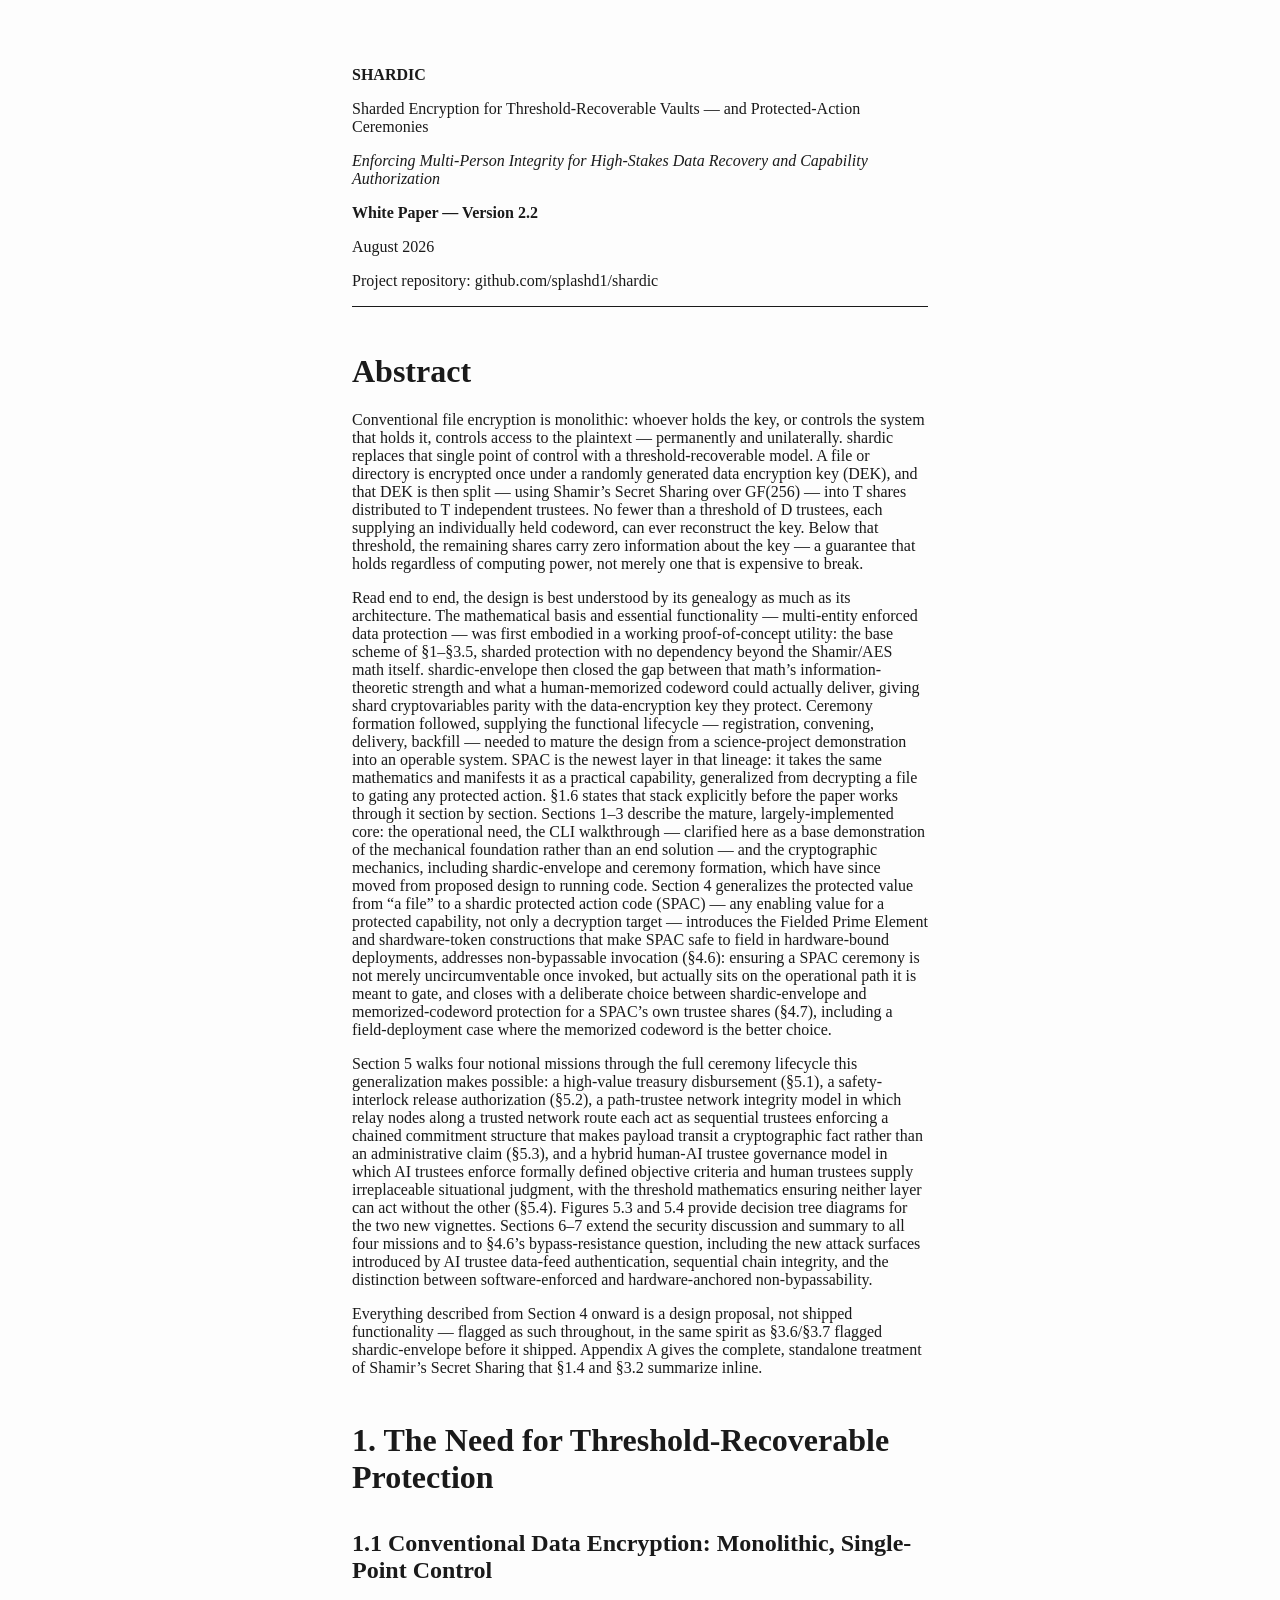
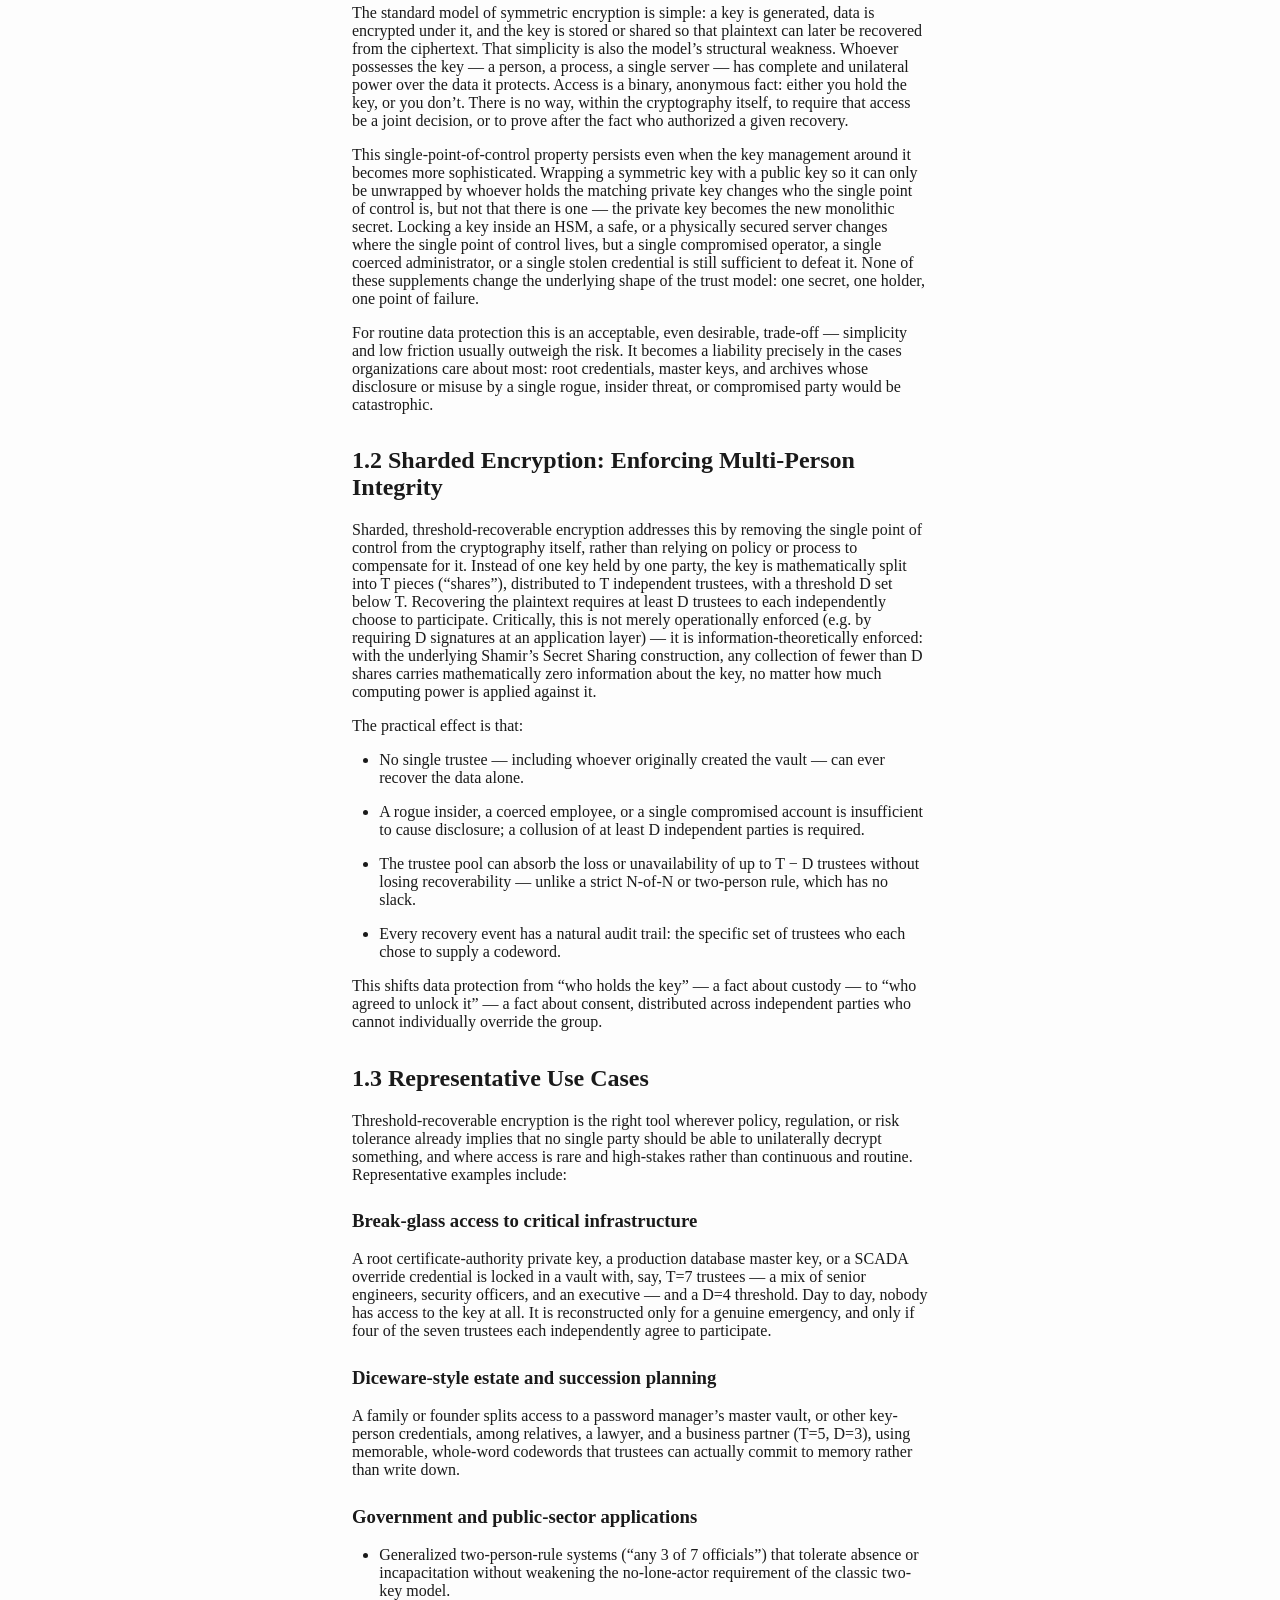
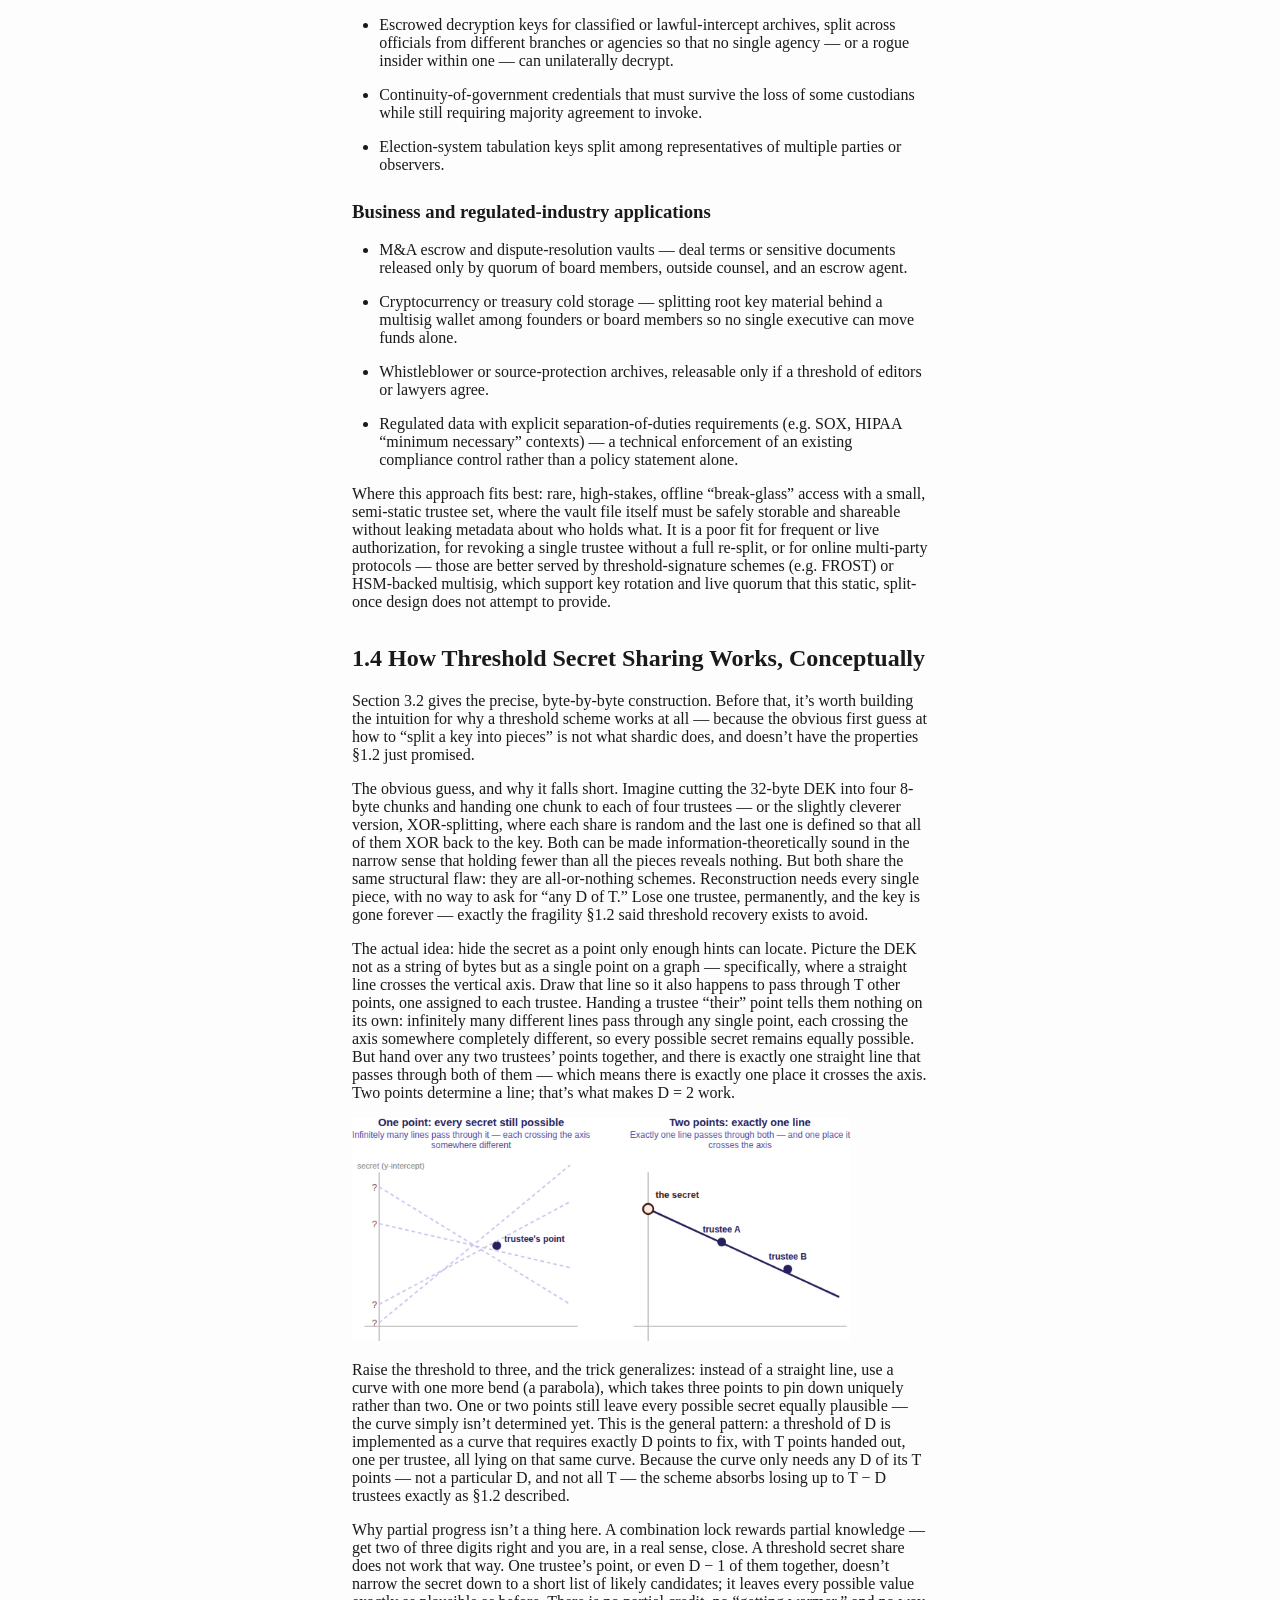
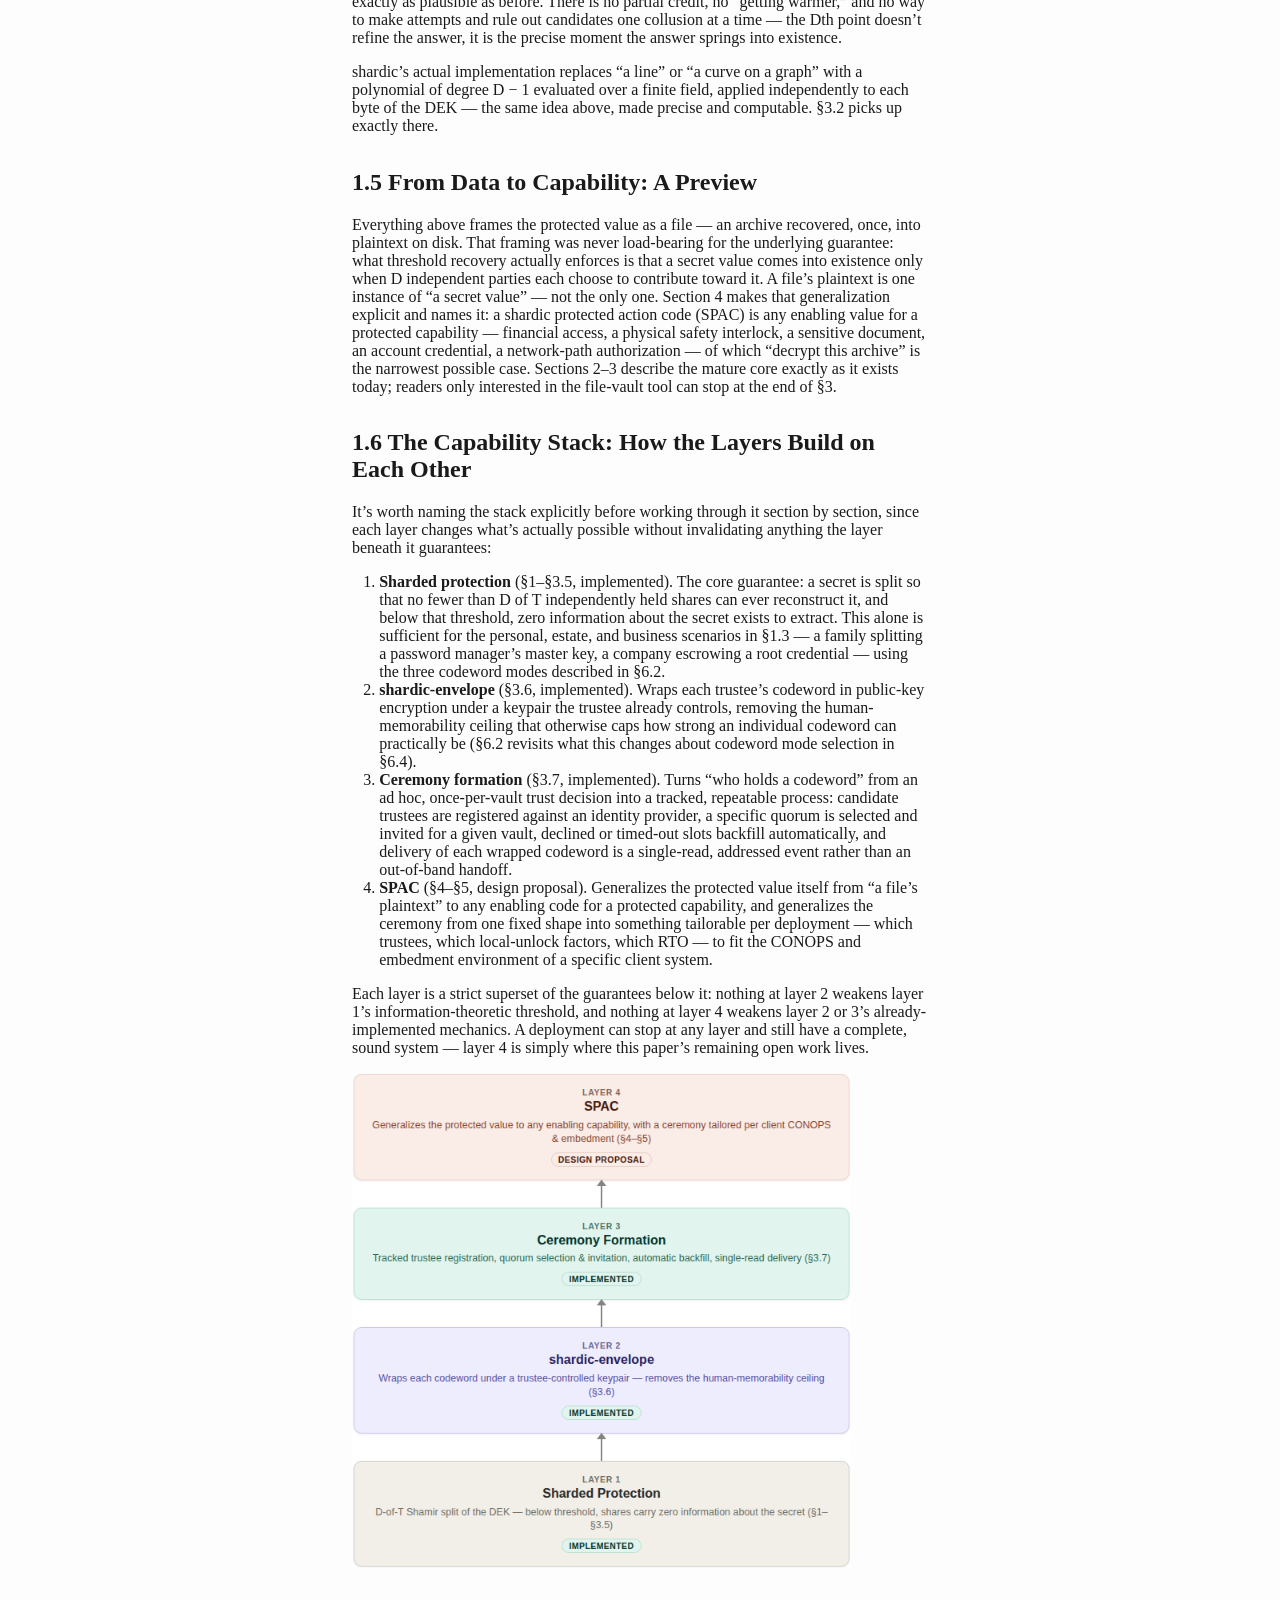
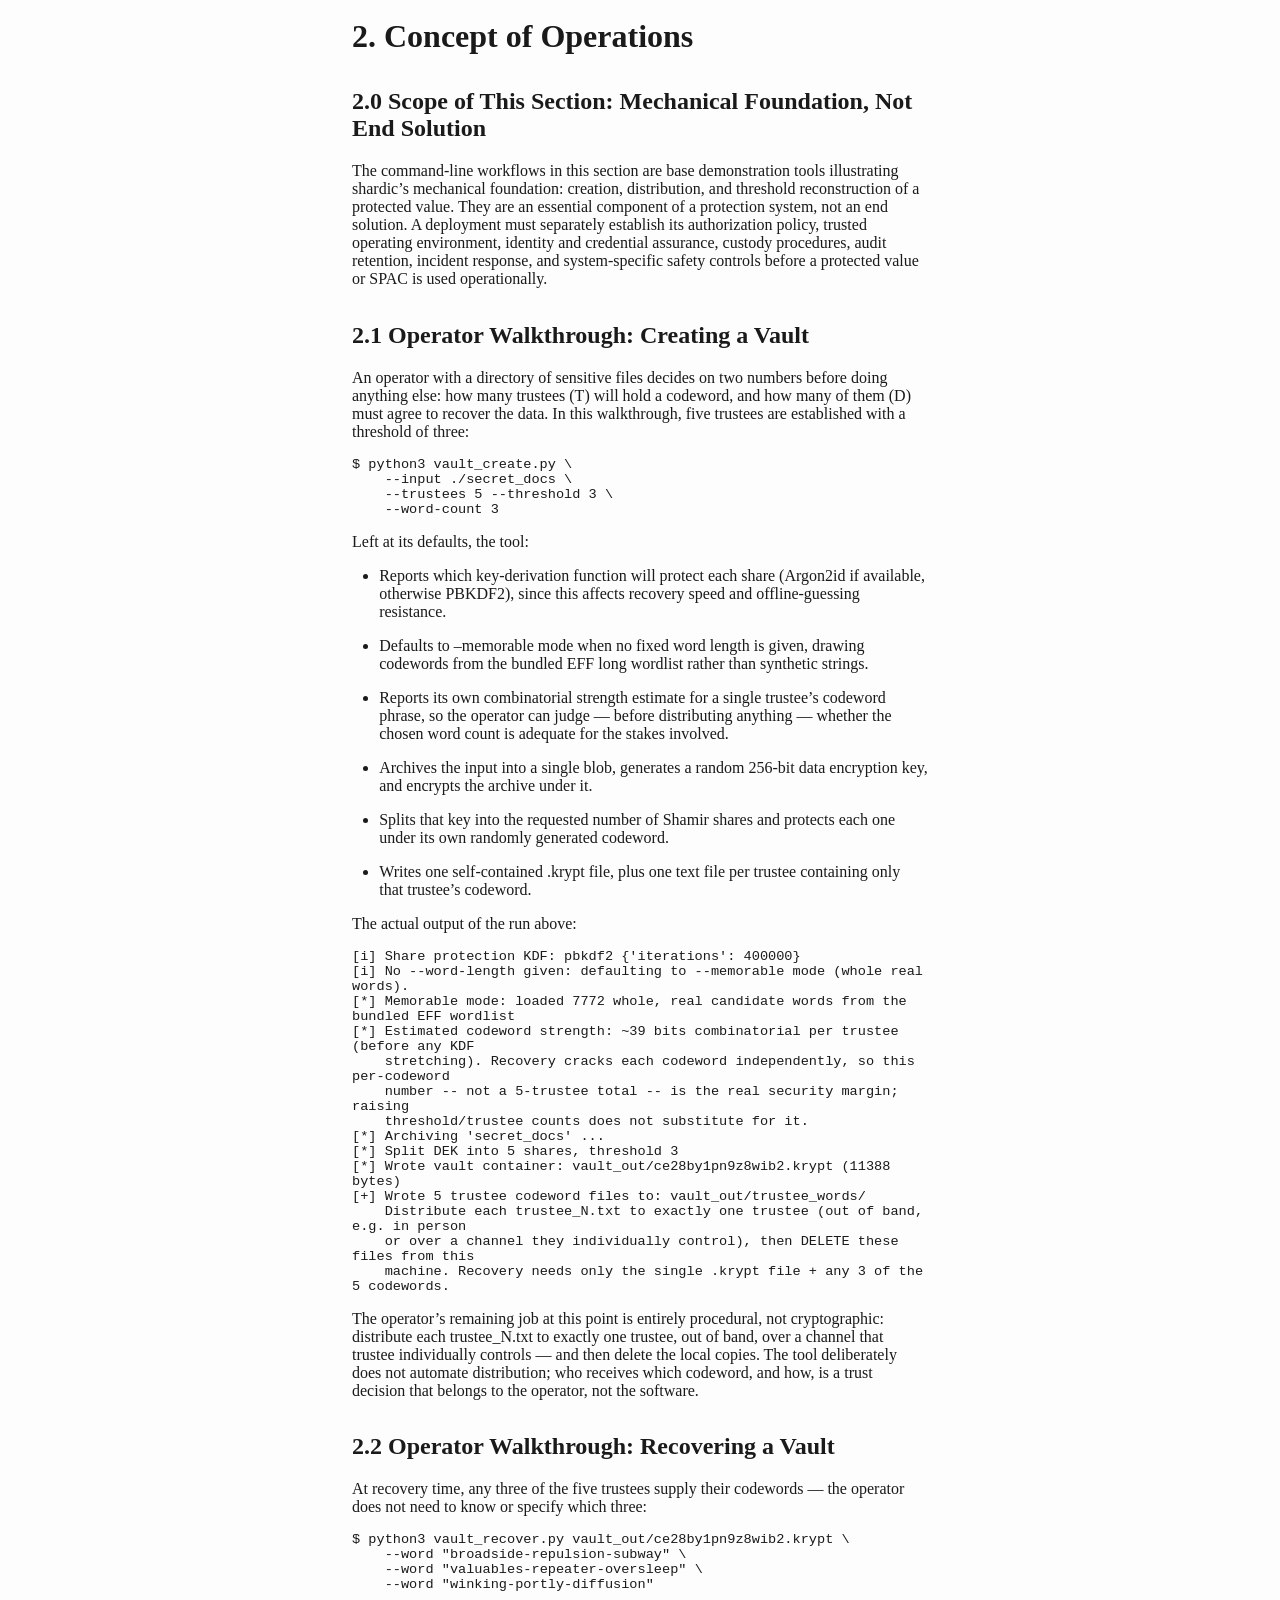
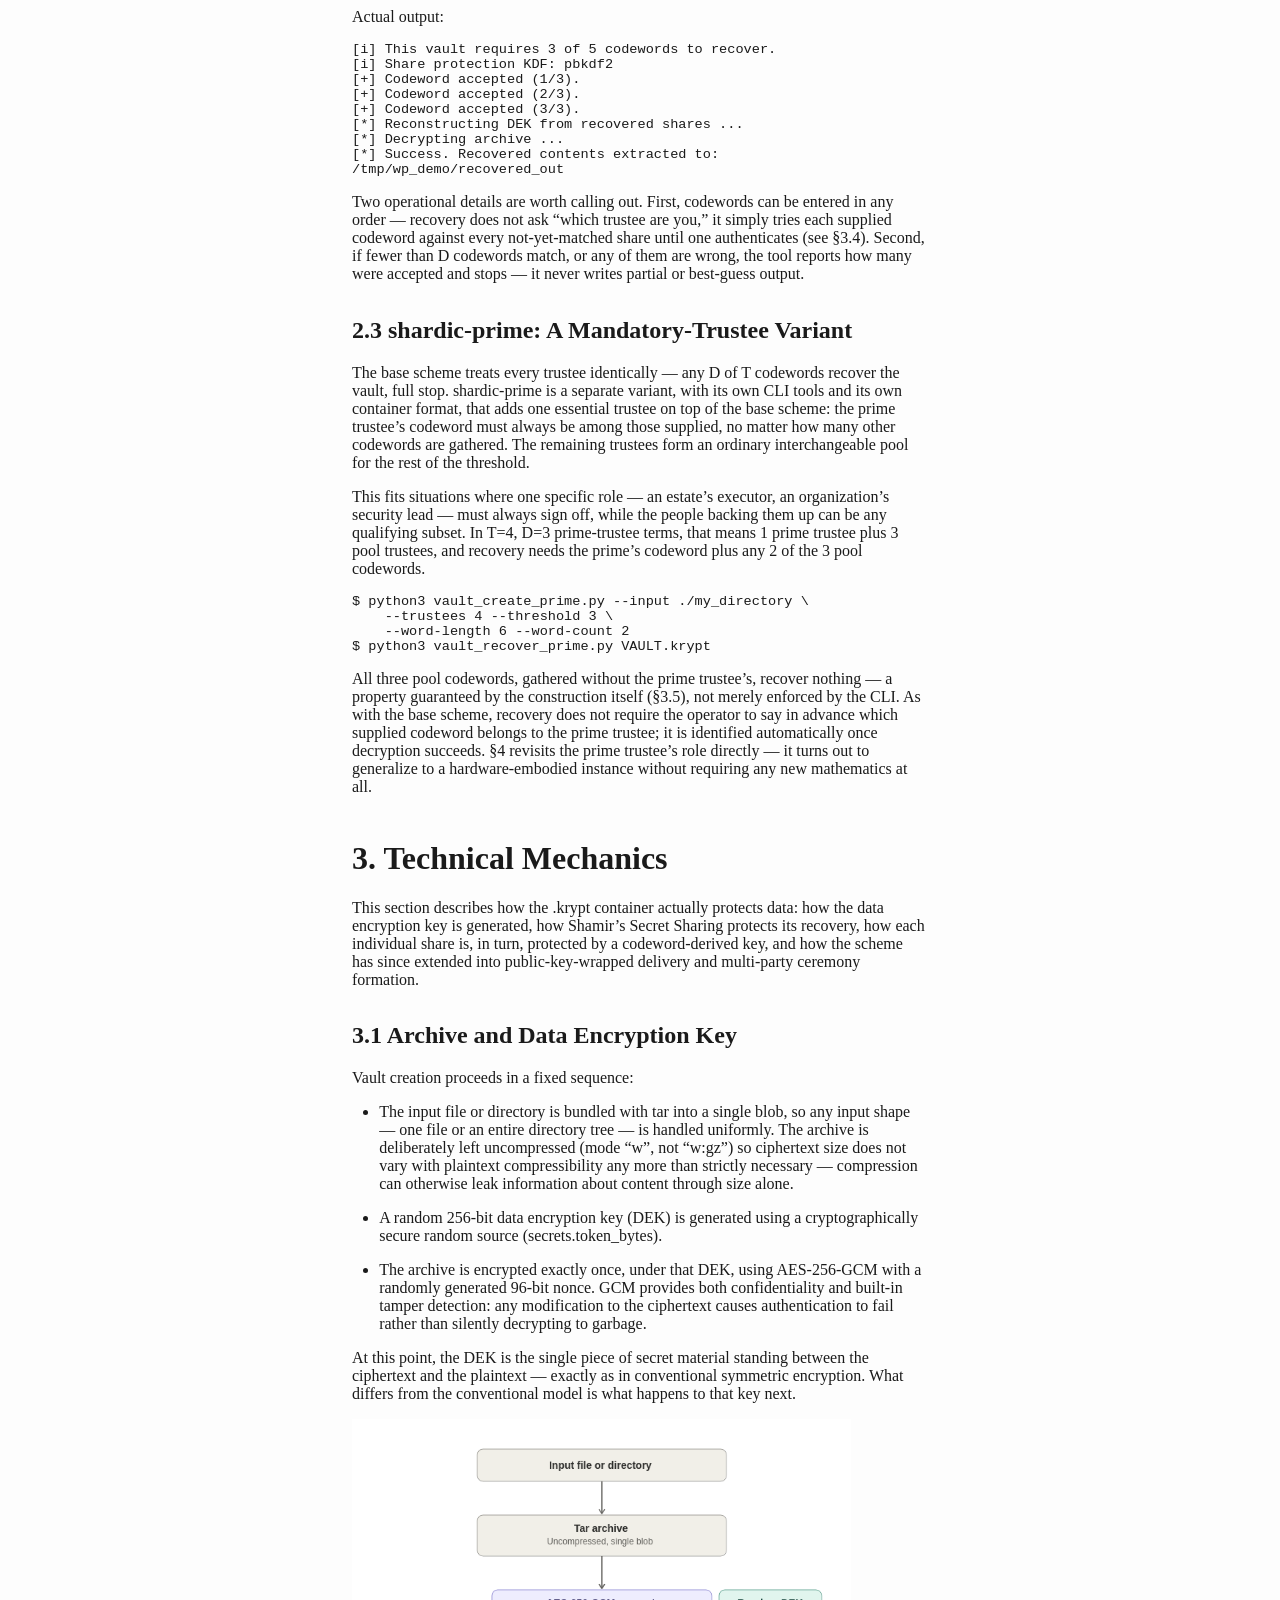
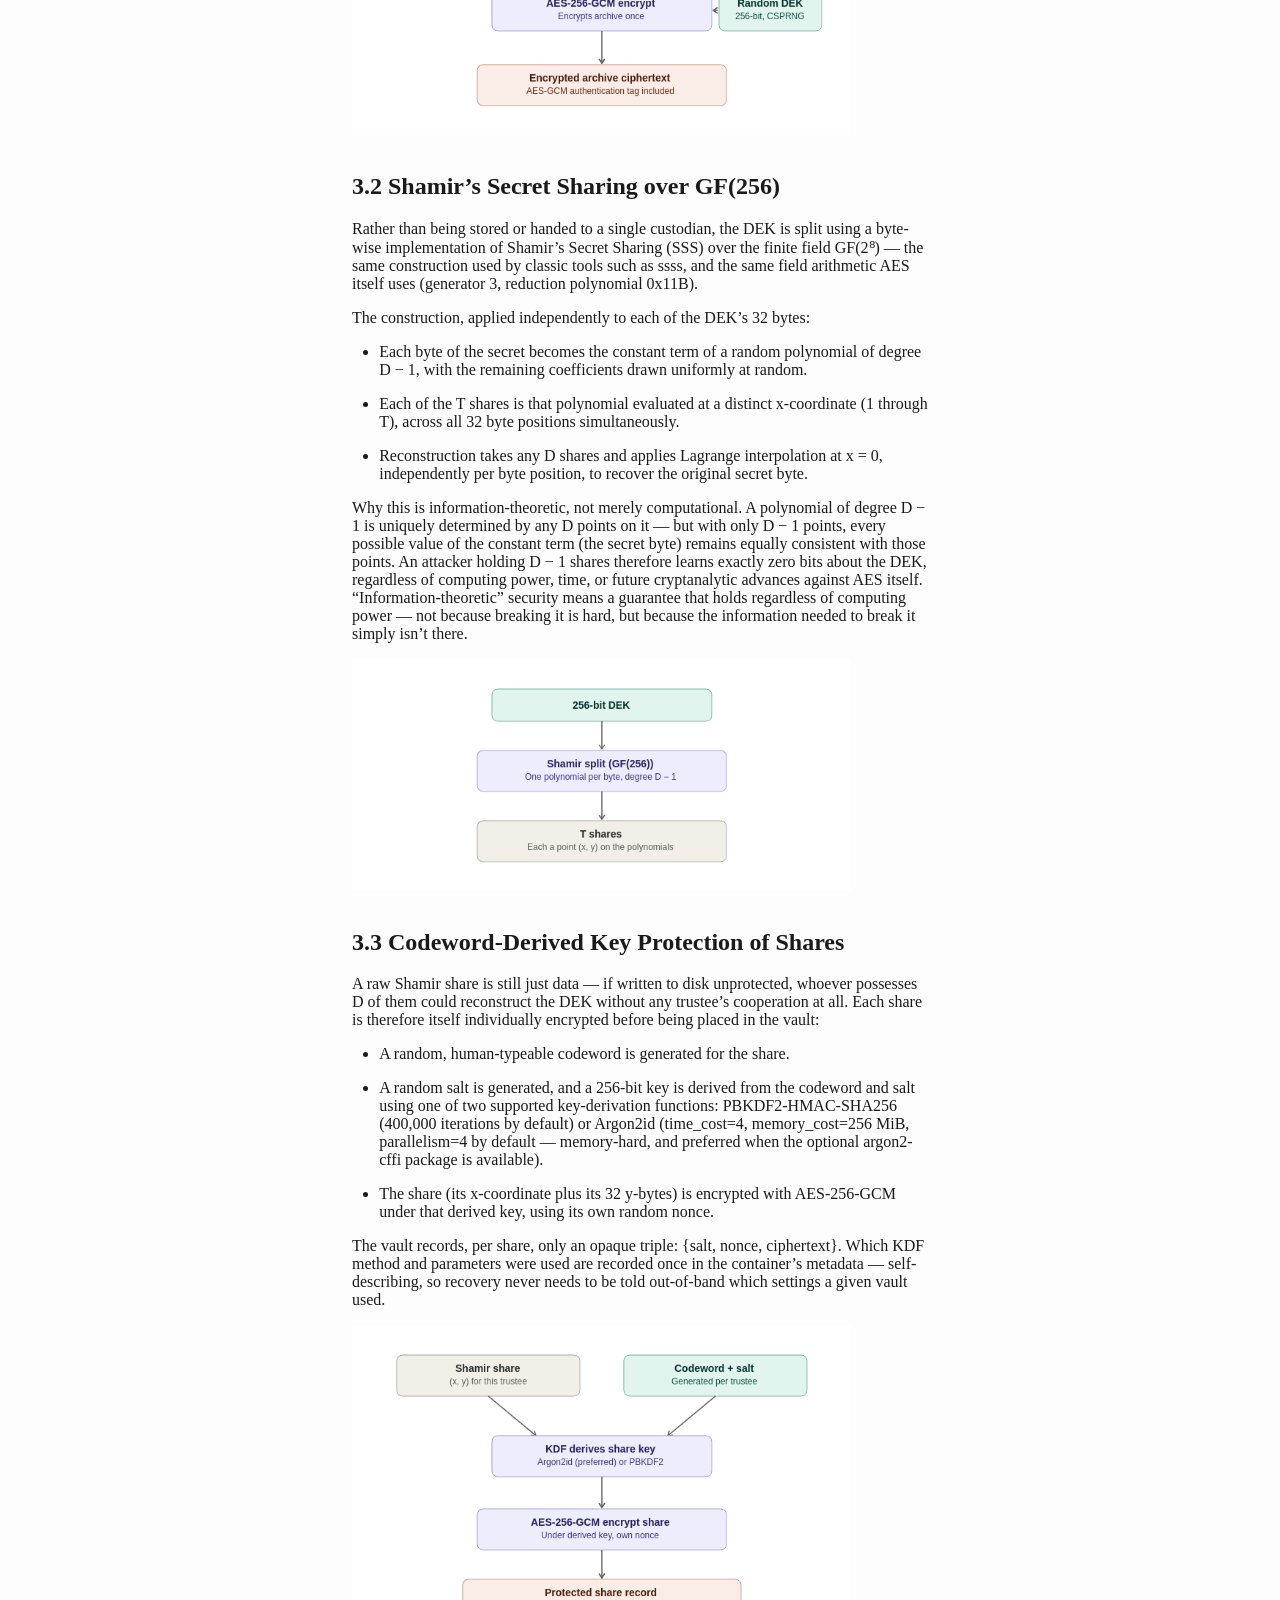
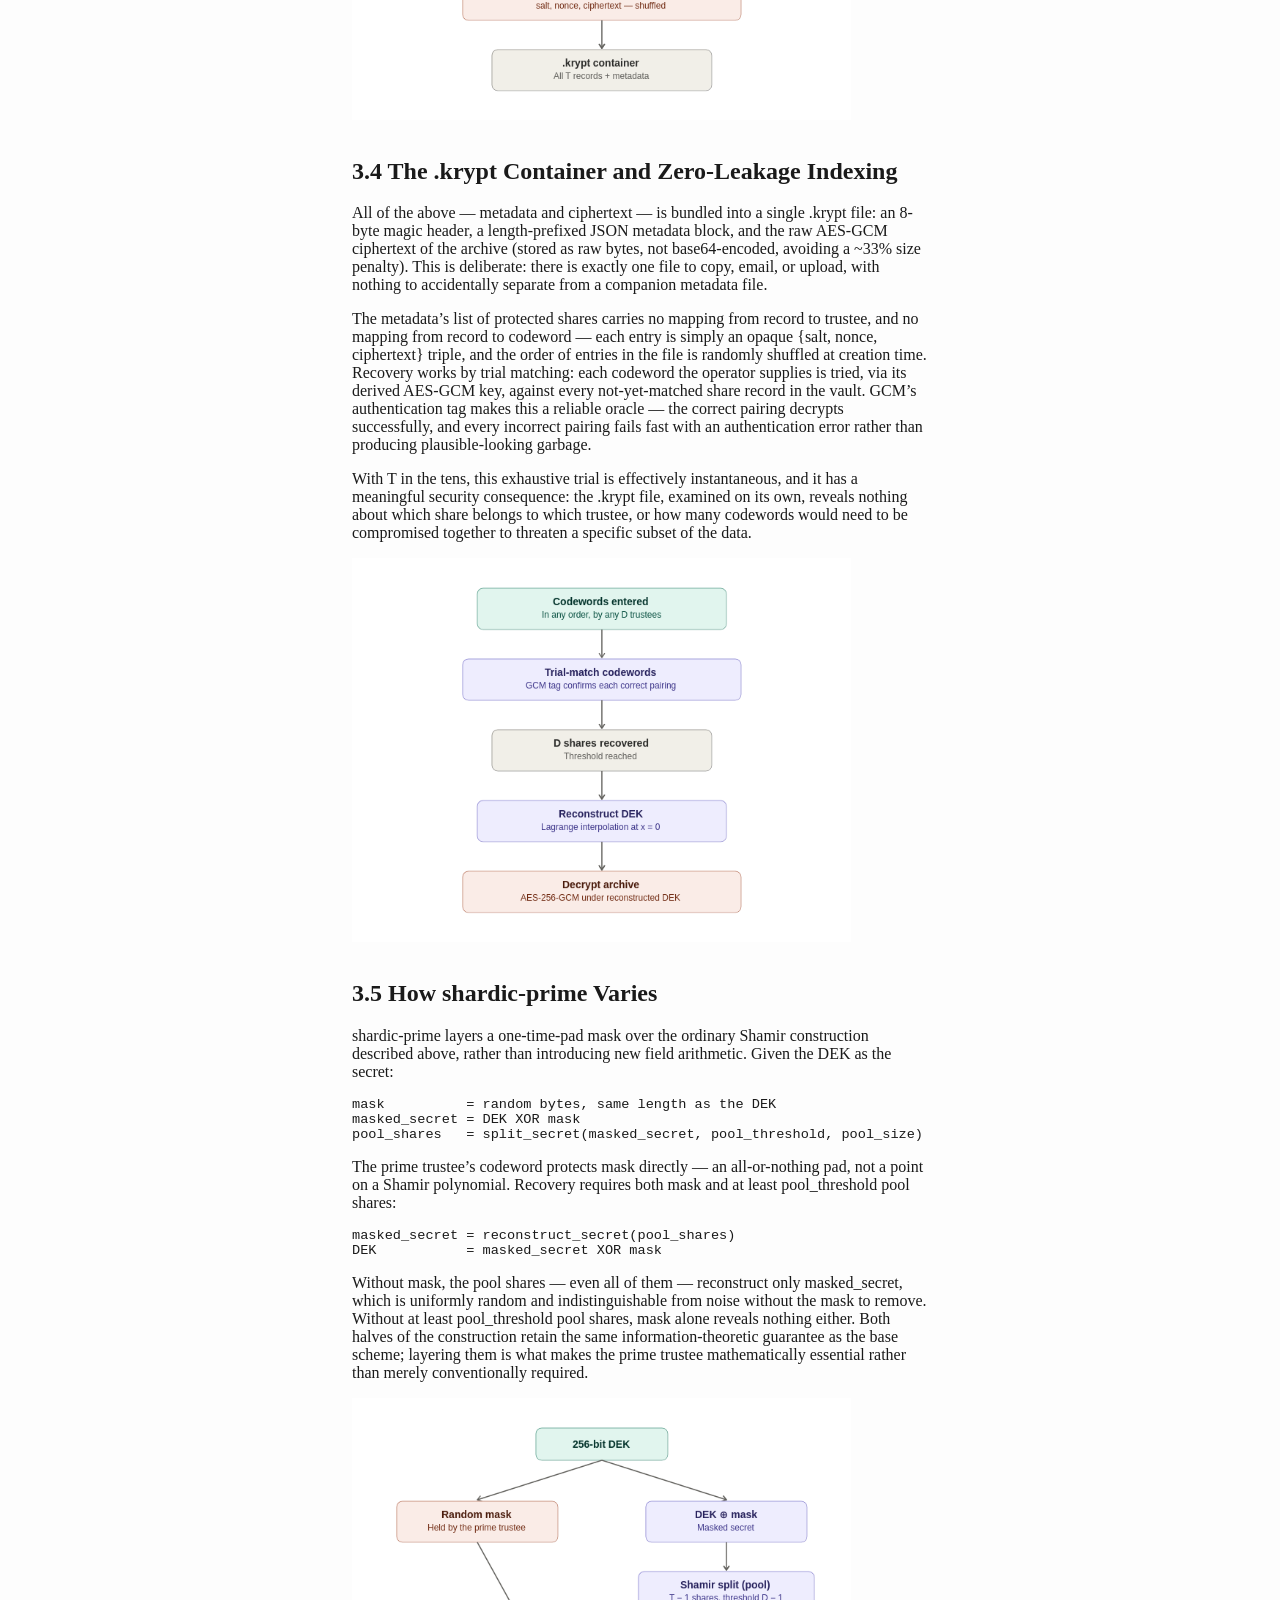
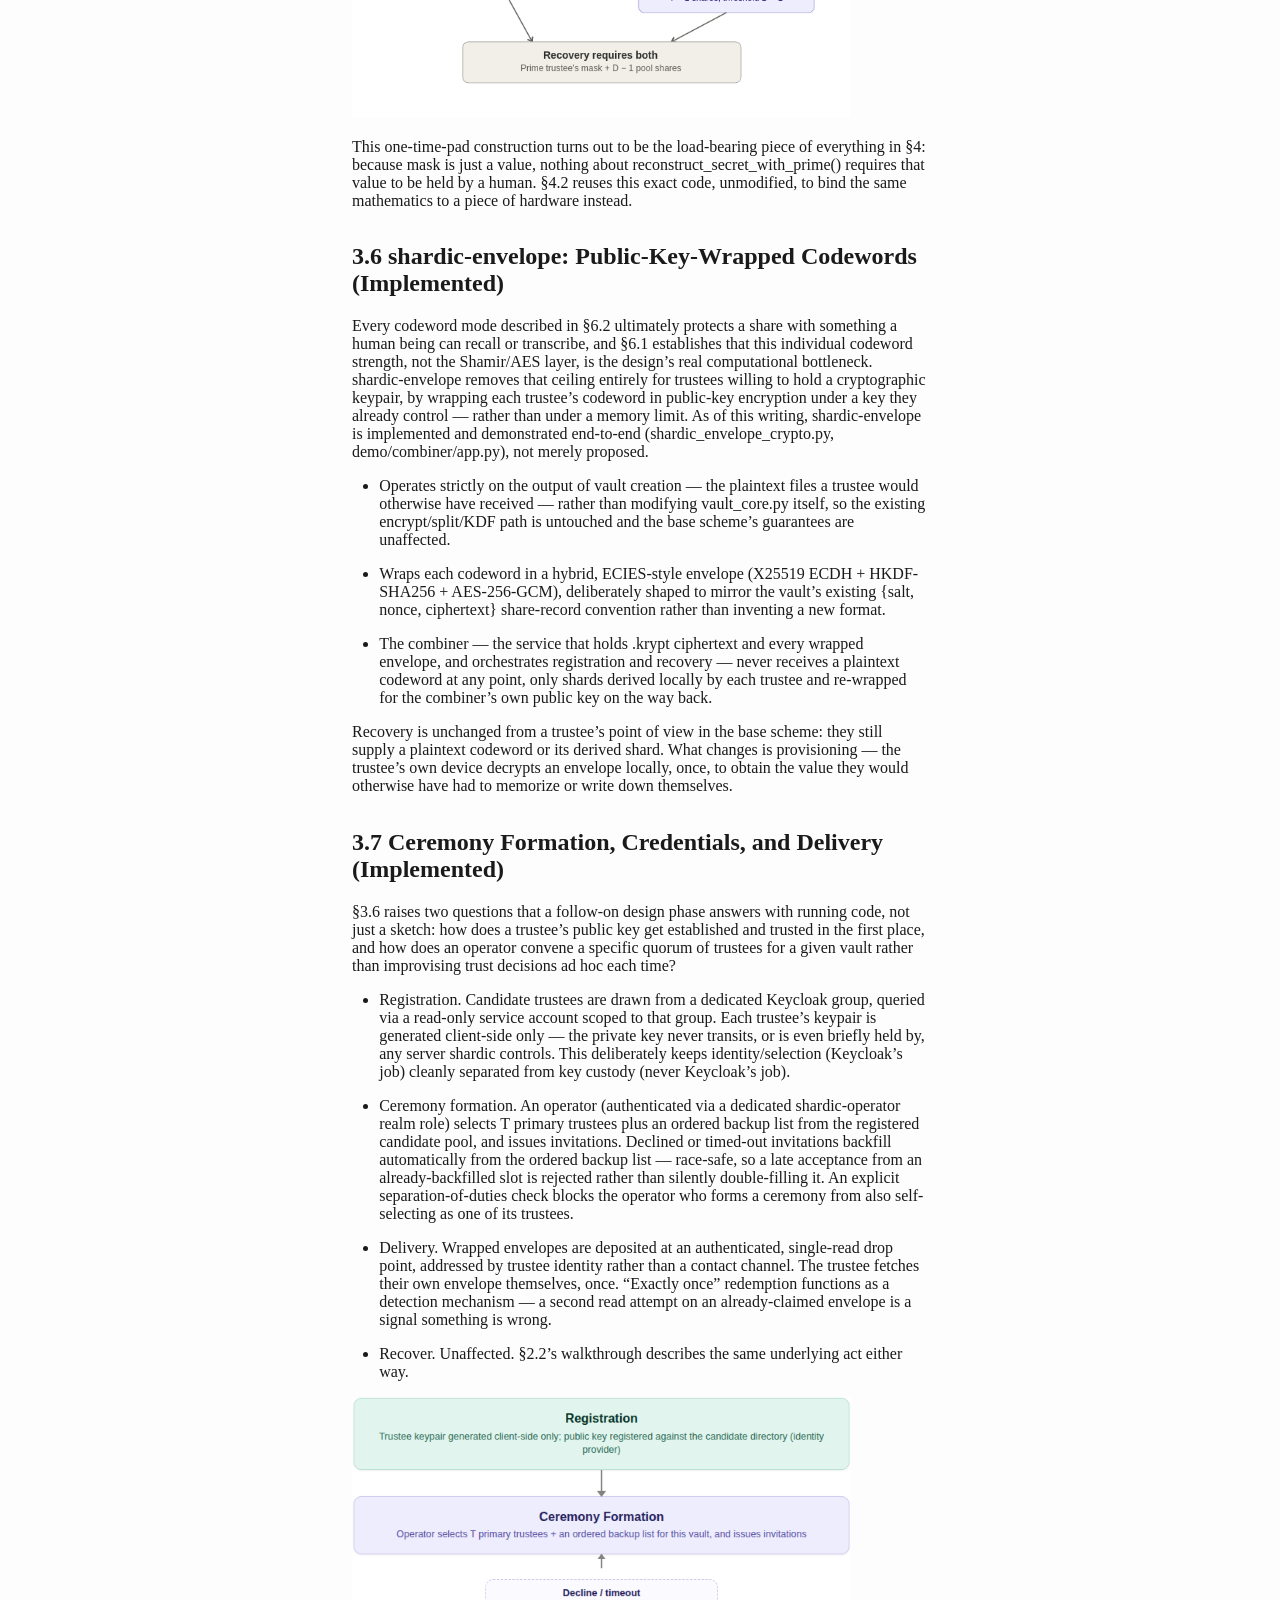
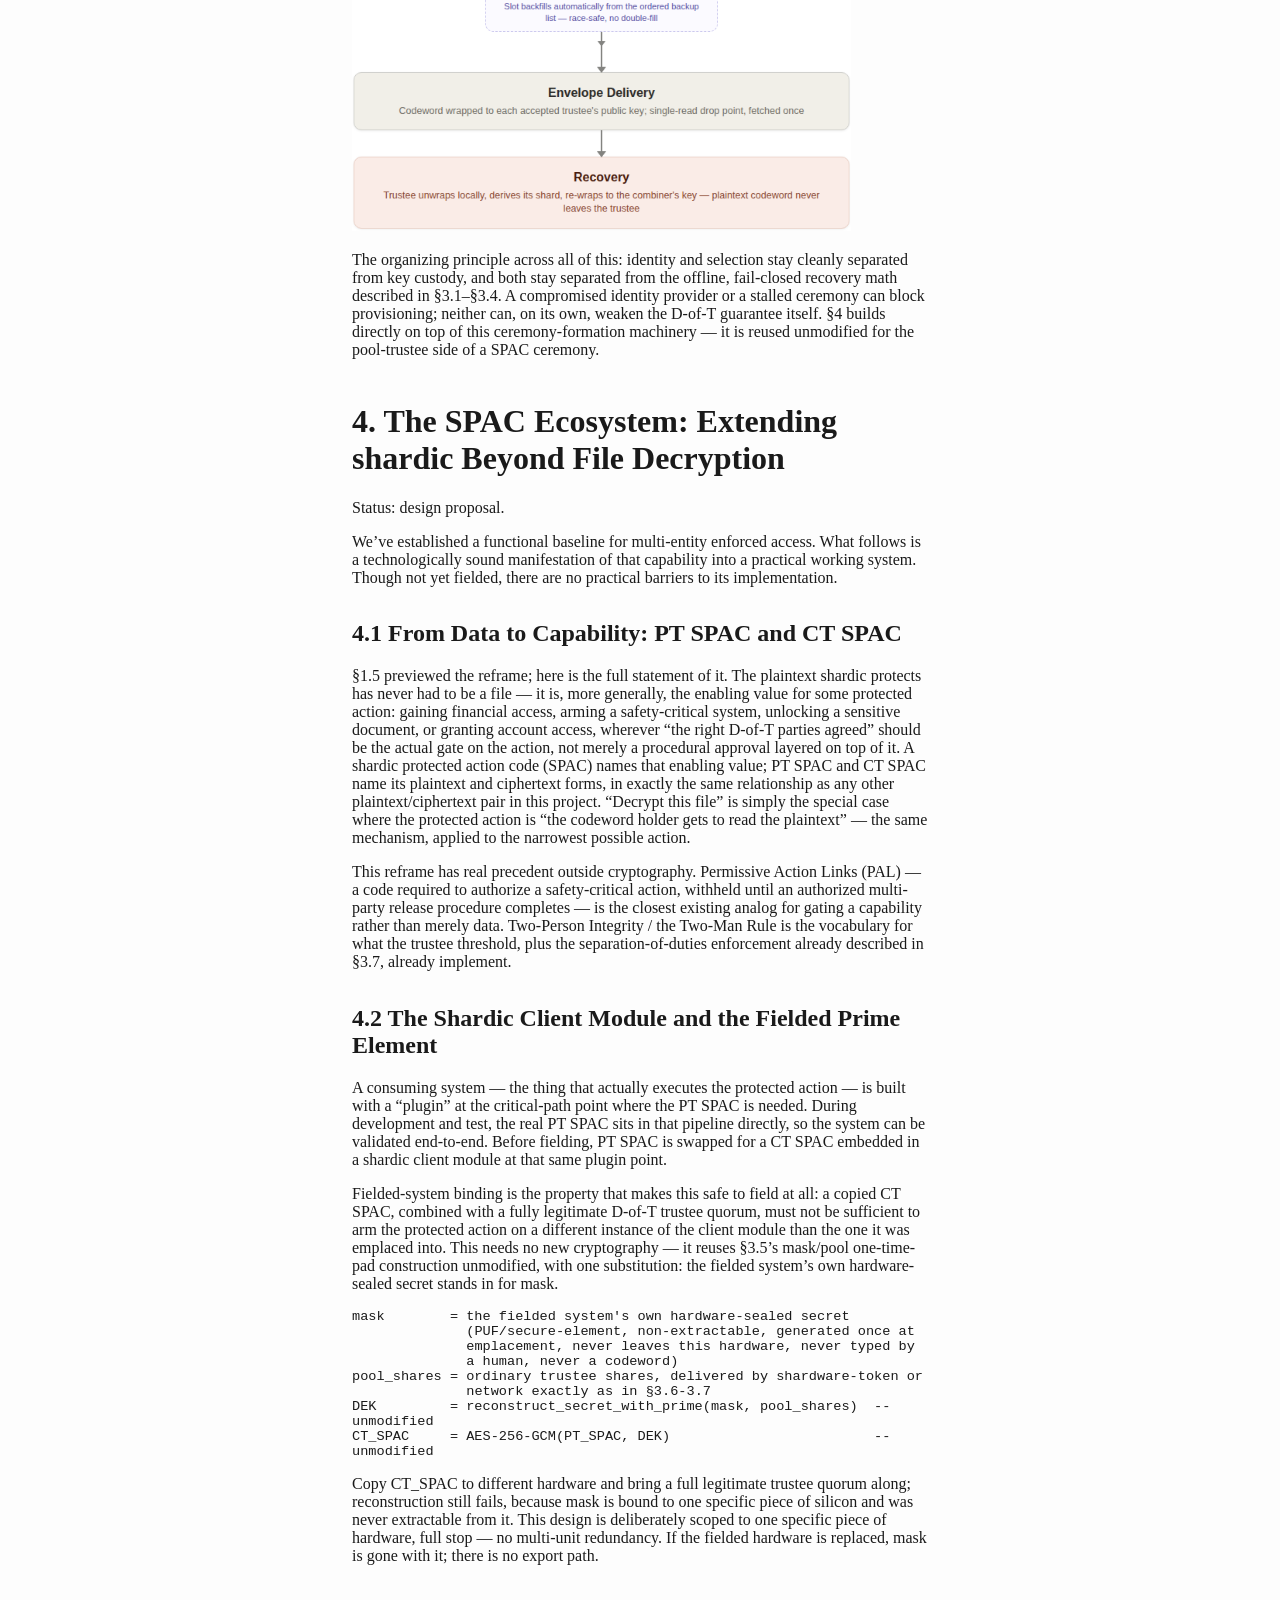
<file: docs/shardic_white_paper22.html>
<!DOCTYPE html>
<html xmlns="http://www.w3.org/1999/xhtml" lang="" xml:lang="">
<head>
  <meta charset="utf-8" />
  <meta name="generator" content="pandoc" />
  <meta name="viewport" content="width=device-width, initial-scale=1.0, user-scalable=yes" />
  <title>shardic_white_paper.v2.2</title>
  <style>
    html {
      color: #1a1a1a;
      background-color: #fdfdfd;
    }
    body {
      margin: 0 auto;
      max-width: 36em;
      padding-left: 50px;
      padding-right: 50px;
      padding-top: 50px;
      padding-bottom: 50px;
      hyphens: auto;
      overflow-wrap: break-word;
      text-rendering: optimizeLegibility;
      font-kerning: normal;
    }
    @media (max-width: 600px) {
      body {
        font-size: 0.9em;
        padding: 12px;
      }
      h1 {
        font-size: 1.8em;
      }
    }
    @media print {
      html {
        background-color: white;
      }
      body {
        background-color: transparent;
        color: black;
        font-size: 12pt;
      }
      p, h2, h3 {
        orphans: 3;
        widows: 3;
      }
      h2, h3, h4 {
        page-break-after: avoid;
      }
    }
    p {
      margin: 1em 0;
    }
    a {
      color: #1a1a1a;
    }
    a:visited {
      color: #1a1a1a;
    }
    img {
      max-width: 100%;
    }
    svg {
      height: auto;
      max-width: 100%;
    }
    h1, h2, h3, h4, h5, h6 {
      margin-top: 1.4em;
    }
    h5, h6 {
      font-size: 1em;
      font-style: italic;
    }
    h6 {
      font-weight: normal;
    }
    ol, ul {
      padding-left: 1.7em;
      margin-top: 1em;
    }
    li > ol, li > ul {
      margin-top: 0;
    }
    blockquote {
      margin: 1em 0 1em 1.7em;
      padding-left: 1em;
      border-left: 2px solid #e6e6e6;
      color: #606060;
    }
    code {
      font-family: Menlo, Monaco, Consolas, 'Lucida Console', monospace;
      font-size: 85%;
      margin: 0;
      hyphens: manual;
    }
    pre {
      margin: 1em 0;
      overflow: auto;
    }
    pre code {
      padding: 0;
      overflow: visible;
      overflow-wrap: normal;
    }
    .sourceCode {
     background-color: transparent;
     overflow: visible;
    }
    hr {
      border: none;
      border-top: 1px solid #1a1a1a;
      height: 1px;
      margin: 1em 0;
    }
    table {
      margin: 1em 0;
      border-collapse: collapse;
      width: 100%;
      overflow-x: auto;
      display: block;
      font-variant-numeric: lining-nums tabular-nums;
    }
    table caption {
      margin-bottom: 0.75em;
    }
    tbody {
      margin-top: 0.5em;
      border-top: 1px solid #1a1a1a;
      border-bottom: 1px solid #1a1a1a;
    }
    th {
      border-top: 1px solid #1a1a1a;
      padding: 0.25em 0.5em 0.25em 0.5em;
    }
    td {
      padding: 0.125em 0.5em 0.25em 0.5em;
    }
    header {
      margin-bottom: 4em;
      text-align: center;
    }
    #TOC li {
      list-style: none;
    }
    #TOC ul {
      padding-left: 1.3em;
    }
    #TOC > ul {
      padding-left: 0;
    }
    #TOC a:not(:hover) {
      text-decoration: none;
    }
    code{white-space: pre-wrap;}
    span.smallcaps{font-variant: small-caps;}
    div.columns{display: flex; gap: min(4vw, 1.5em);}
    div.column{flex: auto; overflow-x: auto;}
    div.hanging-indent{margin-left: 1.5em; text-indent: -1.5em;}
    /* The extra [class] is a hack that increases specificity enough to
       override a similar rule in reveal.js */
    ul.task-list[class]{list-style: none;}
    ul.task-list li input[type="checkbox"] {
      font-size: inherit;
      width: 0.8em;
      margin: 0 0.8em 0.2em -1.6em;
      vertical-align: middle;
    }
    .display.math{display: block; text-align: center; margin: 0.5rem auto;}
  </style>
</head>
<body>
<p><strong>SHARDIC</strong></p>
<p>Sharded Encryption for Threshold-Recoverable Vaults — and
Protected-Action Ceremonies</p>
<p><em>Enforcing Multi-Person Integrity for High-Stakes Data Recovery
and Capability Authorization</em></p>
<p><strong>White Paper — Version 2.2</strong></p>
<p>August 2026</p>
<p>Project repository: github.com/splashd1/shardic</p>
<hr />
<h1 id="abstract">Abstract</h1>
<p>Conventional file encryption is monolithic: whoever holds the key, or
controls the system that holds it, controls access to the plaintext —
permanently and unilaterally. shardic replaces that single point of
control with a threshold-recoverable model. A file or directory is
encrypted once under a randomly generated data encryption key (DEK), and
that DEK is then split — using Shamir’s Secret Sharing over GF(256) —
into T shares distributed to T independent trustees. No fewer than a
threshold of D trustees, each supplying an individually held codeword,
can ever reconstruct the key. Below that threshold, the remaining shares
carry zero information about the key — a guarantee that holds regardless
of computing power, not merely one that is expensive to break.</p>
<p>Read end to end, the design is best understood by its genealogy as
much as its architecture. The mathematical basis and essential
functionality — multi-entity enforced data protection — was first
embodied in a working proof-of-concept utility: the base scheme of
§1–§3.5, sharded protection with no dependency beyond the Shamir/AES
math itself. shardic-envelope then closed the gap between that math’s
information-theoretic strength and what a human-memorized codeword could
actually deliver, giving shard cryptovariables parity with the
data-encryption key they protect. Ceremony formation followed, supplying
the functional lifecycle — registration, convening, delivery, backfill —
needed to mature the design from a science-project demonstration into an
operable system. SPAC is the newest layer in that lineage: it takes the
same mathematics and manifests it as a practical capability, generalized
from decrypting a file to gating any protected action. §1.6 states that
stack explicitly before the paper works through it section by section.
Sections 1–3 describe the mature, largely-implemented core: the
operational need, the CLI walkthrough — clarified here as a base
demonstration of the mechanical foundation rather than an end solution —
and the cryptographic mechanics, including shardic-envelope and ceremony
formation, which have since moved from proposed design to running code.
Section 4 generalizes the protected value from “a file” to a shardic
protected action code (SPAC) — any enabling value for a protected
capability, not only a decryption target — introduces the Fielded Prime
Element and shardware-token constructions that make SPAC safe to field
in hardware-bound deployments, addresses non-bypassable invocation
(§4.6): ensuring a SPAC ceremony is not merely uncircumventable once
invoked, but actually sits on the operational path it is meant to gate,
and closes with a deliberate choice between shardic-envelope and
memorized-codeword protection for a SPAC’s own trustee shares (§4.7),
including a field-deployment case where the memorized codeword is the
better choice.</p>
<p>Section 5 walks four notional missions through the full ceremony
lifecycle this generalization makes possible: a high-value treasury
disbursement (§5.1), a safety-interlock release authorization (§5.2), a
path-trustee network integrity model in which relay nodes along a
trusted network route each act as sequential trustees enforcing a
chained commitment structure that makes payload transit a cryptographic
fact rather than an administrative claim (§5.3), and a hybrid human-AI
trustee governance model in which AI trustees enforce formally defined
objective criteria and human trustees supply irreplaceable situational
judgment, with the threshold mathematics ensuring neither layer can act
without the other (§5.4). Figures 5.3 and 5.4 provide decision tree
diagrams for the two new vignettes. Sections 6–7 extend the security
discussion and summary to all four missions and to §4.6’s
bypass-resistance question, including the new attack surfaces introduced
by AI trustee data-feed authentication, sequential chain integrity, and
the distinction between software-enforced and hardware-anchored
non-bypassability.</p>
<p>Everything described from Section 4 onward is a design proposal, not
shipped functionality — flagged as such throughout, in the same spirit
as §3.6/§3.7 flagged shardic-envelope before it shipped. Appendix A
gives the complete, standalone treatment of Shamir’s Secret Sharing that
§1.4 and §3.2 summarize inline.</p>
<h1 id="the-need-for-threshold-recoverable-protection">1. The Need for
Threshold-Recoverable Protection</h1>
<h2
id="conventional-data-encryption-monolithic-single-point-control">1.1
Conventional Data Encryption: Monolithic, Single-Point Control</h2>
<p>The standard model of symmetric encryption is simple: a key is
generated, data is encrypted under it, and the key is stored or shared
so that plaintext can later be recovered from the ciphertext. That
simplicity is also the model’s structural weakness. Whoever possesses
the key — a person, a process, a single server — has complete and
unilateral power over the data it protects. Access is a binary,
anonymous fact: either you hold the key, or you don’t. There is no way,
within the cryptography itself, to require that access be a joint
decision, or to prove after the fact who authorized a given
recovery.</p>
<p>This single-point-of-control property persists even when the key
management around it becomes more sophisticated. Wrapping a symmetric
key with a public key so it can only be unwrapped by whoever holds the
matching private key changes who the single point of control is, but not
that there is one — the private key becomes the new monolithic secret.
Locking a key inside an HSM, a safe, or a physically secured server
changes where the single point of control lives, but a single
compromised operator, a single coerced administrator, or a single stolen
credential is still sufficient to defeat it. None of these supplements
change the underlying shape of the trust model: one secret, one holder,
one point of failure.</p>
<p>For routine data protection this is an acceptable, even desirable,
trade-off — simplicity and low friction usually outweigh the risk. It
becomes a liability precisely in the cases organizations care about
most: root credentials, master keys, and archives whose disclosure or
misuse by a single rogue, insider threat, or compromised party would be
catastrophic.</p>
<h2 id="sharded-encryption-enforcing-multi-person-integrity">1.2 Sharded
Encryption: Enforcing Multi-Person Integrity</h2>
<p>Sharded, threshold-recoverable encryption addresses this by removing
the single point of control from the cryptography itself, rather than
relying on policy or process to compensate for it. Instead of one key
held by one party, the key is mathematically split into T pieces
(“shares”), distributed to T independent trustees, with a threshold D
set below T. Recovering the plaintext requires at least D trustees to
each independently choose to participate. Critically, this is not merely
operationally enforced (e.g. by requiring D signatures at an application
layer) — it is information-theoretically enforced: with the underlying
Shamir’s Secret Sharing construction, any collection of fewer than D
shares carries mathematically zero information about the key, no matter
how much computing power is applied against it.</p>
<p>The practical effect is that:</p>
<ul>
<li><p>No single trustee — including whoever originally created the
vault — can ever recover the data alone.</p></li>
<li><p>A rogue insider, a coerced employee, or a single compromised
account is insufficient to cause disclosure; a collusion of at least D
independent parties is required.</p></li>
<li><p>The trustee pool can absorb the loss or unavailability of up to T
− D trustees without losing recoverability — unlike a strict N-of-N or
two-person rule, which has no slack.</p></li>
<li><p>Every recovery event has a natural audit trail: the specific set
of trustees who each chose to supply a codeword.</p></li>
</ul>
<p>This shifts data protection from “who holds the key” — a fact about
custody — to “who agreed to unlock it” — a fact about consent,
distributed across independent parties who cannot individually override
the group.</p>
<h2 id="representative-use-cases">1.3 Representative Use Cases</h2>
<p>Threshold-recoverable encryption is the right tool wherever policy,
regulation, or risk tolerance already implies that no single party
should be able to unilaterally decrypt something, and where access is
rare and high-stakes rather than continuous and routine. Representative
examples include:</p>
<h3 id="break-glass-access-to-critical-infrastructure">Break-glass
access to critical infrastructure</h3>
<p>A root certificate-authority private key, a production database
master key, or a SCADA override credential is locked in a vault with,
say, T=7 trustees — a mix of senior engineers, security officers, and an
executive — and a D=4 threshold. Day to day, nobody has access to the
key at all. It is reconstructed only for a genuine emergency, and only
if four of the seven trustees each independently agree to
participate.</p>
<h3 id="diceware-style-estate-and-succession-planning">Diceware-style
estate and succession planning</h3>
<p>A family or founder splits access to a password manager’s master
vault, or other key-person credentials, among relatives, a lawyer, and a
business partner (T=5, D=3), using memorable, whole-word codewords that
trustees can actually commit to memory rather than write down.</p>
<h3 id="government-and-public-sector-applications">Government and
public-sector applications</h3>
<ul>
<li><p>Generalized two-person-rule systems (“any 3 of 7 officials”) that
tolerate absence or incapacitation without weakening the no-lone-actor
requirement of the classic two-key model.</p></li>
<li><p>Escrowed decryption keys for classified or lawful-intercept
archives, split across officials from different branches or agencies so
that no single agency — or a rogue insider within one — can unilaterally
decrypt.</p></li>
<li><p>Continuity-of-government credentials that must survive the loss
of some custodians while still requiring majority agreement to
invoke.</p></li>
<li><p>Election-system tabulation keys split among representatives of
multiple parties or observers.</p></li>
</ul>
<h3 id="business-and-regulated-industry-applications">Business and
regulated-industry applications</h3>
<ul>
<li><p>M&amp;A escrow and dispute-resolution vaults — deal terms or
sensitive documents released only by quorum of board members, outside
counsel, and an escrow agent.</p></li>
<li><p>Cryptocurrency or treasury cold storage — splitting root key
material behind a multisig wallet among founders or board members so no
single executive can move funds alone.</p></li>
<li><p>Whistleblower or source-protection archives, releasable only if a
threshold of editors or lawyers agree.</p></li>
<li><p>Regulated data with explicit separation-of-duties requirements
(e.g. SOX, HIPAA “minimum necessary” contexts) — a technical enforcement
of an existing compliance control rather than a policy statement
alone.</p></li>
</ul>
<p>Where this approach fits best: rare, high-stakes, offline
“break-glass” access with a small, semi-static trustee set, where the
vault file itself must be safely storable and shareable without leaking
metadata about who holds what. It is a poor fit for frequent or live
authorization, for revoking a single trustee without a full re-split, or
for online multi-party protocols — those are better served by
threshold-signature schemes (e.g. FROST) or HSM-backed multisig, which
support key rotation and live quorum that this static, split-once design
does not attempt to provide.</p>
<h2 id="how-threshold-secret-sharing-works-conceptually">1.4 How
Threshold Secret Sharing Works, Conceptually</h2>
<p>Section 3.2 gives the precise, byte-by-byte construction. Before
that, it’s worth building the intuition for why a threshold scheme works
at all — because the obvious first guess at how to “split a key into
pieces” is not what shardic does, and doesn’t have the properties §1.2
just promised.</p>
<p>The obvious guess, and why it falls short. Imagine cutting the
32-byte DEK into four 8-byte chunks and handing one chunk to each of
four trustees — or the slightly cleverer version, XOR-splitting, where
each share is random and the last one is defined so that all of them XOR
back to the key. Both can be made information-theoretically sound in the
narrow sense that holding fewer than all the pieces reveals nothing. But
both share the same structural flaw: they are all-or-nothing schemes.
Reconstruction needs every single piece, with no way to ask for “any D
of T.” Lose one trustee, permanently, and the key is gone forever —
exactly the fragility §1.2 said threshold recovery exists to avoid.</p>
<p>The actual idea: hide the secret as a point only enough hints can
locate. Picture the DEK not as a string of bytes but as a single point
on a graph — specifically, where a straight line crosses the vertical
axis. Draw that line so it also happens to pass through T other points,
one assigned to each trustee. Handing a trustee “their” point tells them
nothing on its own: infinitely many different lines pass through any
single point, each crossing the axis somewhere completely different, so
every possible secret remains equally possible. But hand over any two
trustees’ points together, and there is exactly one straight line that
passes through both of them — which means there is exactly one place it
crosses the axis. Two points determine a line; that’s what makes D = 2
work.</p>
<p><img src="./media/sss-geometric-intuition.png"
style="width:5.2in;height:2.33in" /></p>
<p>Raise the threshold to three, and the trick generalizes: instead of a
straight line, use a curve with one more bend (a parabola), which takes
three points to pin down uniquely rather than two. One or two points
still leave every possible secret equally plausible — the curve simply
isn’t determined yet. This is the general pattern: a threshold of D is
implemented as a curve that requires exactly D points to fix, with T
points handed out, one per trustee, all lying on that same curve.
Because the curve only needs any D of its T points — not a particular D,
and not all T — the scheme absorbs losing up to T − D trustees exactly
as §1.2 described.</p>
<p>Why partial progress isn’t a thing here. A combination lock rewards
partial knowledge — get two of three digits right and you are, in a real
sense, close. A threshold secret share does not work that way. One
trustee’s point, or even D − 1 of them together, doesn’t narrow the
secret down to a short list of likely candidates; it leaves every
possible value exactly as plausible as before. There is no partial
credit, no “getting warmer,” and no way to make attempts and rule out
candidates one collusion at a time — the Dth point doesn’t refine the
answer, it is the precise moment the answer springs into existence.</p>
<p>shardic’s actual implementation replaces “a line” or “a curve on a
graph” with a polynomial of degree D − 1 evaluated over a finite field,
applied independently to each byte of the DEK — the same idea above,
made precise and computable. §3.2 picks up exactly there.</p>
<h2 id="from-data-to-capability-a-preview">1.5 From Data to Capability:
A Preview</h2>
<p>Everything above frames the protected value as a file — an archive
recovered, once, into plaintext on disk. That framing was never
load-bearing for the underlying guarantee: what threshold recovery
actually enforces is that a secret value comes into existence only when
D independent parties each choose to contribute toward it. A file’s
plaintext is one instance of “a secret value” — not the only one.
Section 4 makes that generalization explicit and names it: a shardic
protected action code (SPAC) is any enabling value for a protected
capability — financial access, a physical safety interlock, a sensitive
document, an account credential, a network-path authorization — of which
“decrypt this archive” is the narrowest possible case. Sections 2–3
describe the mature core exactly as it exists today; readers only
interested in the file-vault tool can stop at the end of §3.</p>
<h2 id="the-capability-stack-how-the-layers-build-on-each-other">1.6 The
Capability Stack: How the Layers Build on Each Other</h2>
<p>It’s worth naming the stack explicitly before working through it
section by section, since each layer changes what’s actually possible
without invalidating anything the layer beneath it guarantees:</p>
<ol type="1">
<li><strong>Sharded protection</strong> (§1–§3.5, implemented). The core
guarantee: a secret is split so that no fewer than D of T independently
held shares can ever reconstruct it, and below that threshold, zero
information about the secret exists to extract. This alone is sufficient
for the personal, estate, and business scenarios in §1.3 — a family
splitting a password manager’s master key, a company escrowing a root
credential — using the three codeword modes described in §6.2.</li>
<li><strong>shardic-envelope</strong> (§3.6, implemented). Wraps each
trustee’s codeword in public-key encryption under a keypair the trustee
already controls, removing the human-memorability ceiling that otherwise
caps how strong an individual codeword can practically be (§6.2 revisits
what this changes about codeword mode selection in §6.4).</li>
<li><strong>Ceremony formation</strong> (§3.7, implemented). Turns “who
holds a codeword” from an ad hoc, once-per-vault trust decision into a
tracked, repeatable process: candidate trustees are registered against
an identity provider, a specific quorum is selected and invited for a
given vault, declined or timed-out slots backfill automatically, and
delivery of each wrapped codeword is a single-read, addressed event
rather than an out-of-band handoff.</li>
<li><strong>SPAC</strong> (§4–§5, design proposal). Generalizes the
protected value itself from “a file’s plaintext” to any enabling code
for a protected capability, and generalizes the ceremony from one fixed
shape into something tailorable per deployment — which trustees, which
local-unlock factors, which RTO — to fit the CONOPS and embedment
environment of a specific client system.</li>
</ol>
<p>Each layer is a strict superset of the guarantees below it: nothing
at layer 2 weakens layer 1’s information-theoretic threshold, and
nothing at layer 4 weakens layer 2 or 3’s already-implemented mechanics.
A deployment can stop at any layer and still have a complete, sound
system — layer 4 is simply where this paper’s remaining open work
lives.</p>
<p><img src="./media/capability-stack.png"
style="width:5.2in;height:5.16in" /></p>
<h1 id="concept-of-operations">2. Concept of Operations</h1>
<h2
id="scope-of-this-section-mechanical-foundation-not-end-solution">2.0
Scope of This Section: Mechanical Foundation, Not End Solution</h2>
<p>The command-line workflows in this section are base demonstration
tools illustrating shardic’s mechanical foundation: creation,
distribution, and threshold reconstruction of a protected value. They
are an essential component of a protection system, not an end solution.
A deployment must separately establish its authorization policy, trusted
operating environment, identity and credential assurance, custody
procedures, audit retention, incident response, and system-specific
safety controls before a protected value or SPAC is used
operationally.</p>
<h2 id="operator-walkthrough-creating-a-vault">2.1 Operator Walkthrough:
Creating a Vault</h2>
<p>An operator with a directory of sensitive files decides on two
numbers before doing anything else: how many trustees (T) will hold a
codeword, and how many of them (D) must agree to recover the data. In
this walkthrough, five trustees are established with a threshold of
three:</p>
<pre><code>$ python3 vault_create.py \
    --input ./secret_docs \
    --trustees 5 --threshold 3 \
    --word-count 3</code></pre>
<p>Left at its defaults, the tool:</p>
<ul>
<li><p>Reports which key-derivation function will protect each share
(Argon2id if available, otherwise PBKDF2), since this affects recovery
speed and offline-guessing resistance.</p></li>
<li><p>Defaults to –memorable mode when no fixed word length is given,
drawing codewords from the bundled EFF long wordlist rather than
synthetic strings.</p></li>
<li><p>Reports its own combinatorial strength estimate for a single
trustee’s codeword phrase, so the operator can judge — before
distributing anything — whether the chosen word count is adequate for
the stakes involved.</p></li>
<li><p>Archives the input into a single blob, generates a random 256-bit
data encryption key, and encrypts the archive under it.</p></li>
<li><p>Splits that key into the requested number of Shamir shares and
protects each one under its own randomly generated codeword.</p></li>
<li><p>Writes one self-contained .krypt file, plus one text file per
trustee containing only that trustee’s codeword.</p></li>
</ul>
<p>The actual output of the run above:</p>
<pre><code>[i] Share protection KDF: pbkdf2 {&#39;iterations&#39;: 400000}
[i] No --word-length given: defaulting to --memorable mode (whole real words).
[*] Memorable mode: loaded 7772 whole, real candidate words from the bundled EFF wordlist
[*] Estimated codeword strength: ~39 bits combinatorial per trustee (before any KDF
    stretching). Recovery cracks each codeword independently, so this per-codeword
    number -- not a 5-trustee total -- is the real security margin; raising
    threshold/trustee counts does not substitute for it.
[*] Archiving &#39;secret_docs&#39; ...
[*] Split DEK into 5 shares, threshold 3
[*] Wrote vault container: vault_out/ce28by1pn9z8wib2.krypt (11388 bytes)
[+] Wrote 5 trustee codeword files to: vault_out/trustee_words/
    Distribute each trustee_N.txt to exactly one trustee (out of band, e.g. in person
    or over a channel they individually control), then DELETE these files from this
    machine. Recovery needs only the single .krypt file + any 3 of the 5 codewords.</code></pre>
<p>The operator’s remaining job at this point is entirely procedural,
not cryptographic: distribute each trustee_N.txt to exactly one trustee,
out of band, over a channel that trustee individually controls — and
then delete the local copies. The tool deliberately does not automate
distribution; who receives which codeword, and how, is a trust decision
that belongs to the operator, not the software.</p>
<h2 id="operator-walkthrough-recovering-a-vault">2.2 Operator
Walkthrough: Recovering a Vault</h2>
<p>At recovery time, any three of the five trustees supply their
codewords — the operator does not need to know or specify which
three:</p>
<pre><code>$ python3 vault_recover.py vault_out/ce28by1pn9z8wib2.krypt \
    --word &quot;broadside-repulsion-subway&quot; \
    --word &quot;valuables-repeater-oversleep&quot; \
    --word &quot;winking-portly-diffusion&quot;</code></pre>
<p>Actual output:</p>
<pre><code>[i] This vault requires 3 of 5 codewords to recover.
[i] Share protection KDF: pbkdf2
[+] Codeword accepted (1/3).
[+] Codeword accepted (2/3).
[+] Codeword accepted (3/3).
[*] Reconstructing DEK from recovered shares ...
[*] Decrypting archive ...
[*] Success. Recovered contents extracted to: /tmp/wp_demo/recovered_out</code></pre>
<p>Two operational details are worth calling out. First, codewords can
be entered in any order — recovery does not ask “which trustee are you,”
it simply tries each supplied codeword against every not-yet-matched
share until one authenticates (see §3.4). Second, if fewer than D
codewords match, or any of them are wrong, the tool reports how many
were accepted and stops — it never writes partial or best-guess
output.</p>
<h2 id="shardic-prime-a-mandatory-trustee-variant">2.3 shardic-prime: A
Mandatory-Trustee Variant</h2>
<p>The base scheme treats every trustee identically — any D of T
codewords recover the vault, full stop. shardic-prime is a separate
variant, with its own CLI tools and its own container format, that adds
one essential trustee on top of the base scheme: the prime trustee’s
codeword must always be among those supplied, no matter how many other
codewords are gathered. The remaining trustees form an ordinary
interchangeable pool for the rest of the threshold.</p>
<p>This fits situations where one specific role — an estate’s executor,
an organization’s security lead — must always sign off, while the people
backing them up can be any qualifying subset. In T=4, D=3 prime-trustee
terms, that means 1 prime trustee plus 3 pool trustees, and recovery
needs the prime’s codeword plus any 2 of the 3 pool codewords.</p>
<pre><code>$ python3 vault_create_prime.py --input ./my_directory \
    --trustees 4 --threshold 3 \
    --word-length 6 --word-count 2
$ python3 vault_recover_prime.py VAULT.krypt</code></pre>
<p>All three pool codewords, gathered without the prime trustee’s,
recover nothing — a property guaranteed by the construction itself
(§3.5), not merely enforced by the CLI. As with the base scheme,
recovery does not require the operator to say in advance which supplied
codeword belongs to the prime trustee; it is identified automatically
once decryption succeeds. §4 revisits the prime trustee’s role directly
— it turns out to generalize to a hardware-embodied instance without
requiring any new mathematics at all.</p>
<h1 id="technical-mechanics">3. Technical Mechanics</h1>
<p>This section describes how the .krypt container actually protects
data: how the data encryption key is generated, how Shamir’s Secret
Sharing protects its recovery, how each individual share is, in turn,
protected by a codeword-derived key, and how the scheme has since
extended into public-key-wrapped delivery and multi-party ceremony
formation.</p>
<h2 id="archive-and-data-encryption-key">3.1 Archive and Data Encryption
Key</h2>
<p>Vault creation proceeds in a fixed sequence:</p>
<ul>
<li><p>The input file or directory is bundled with tar into a single
blob, so any input shape — one file or an entire directory tree — is
handled uniformly. The archive is deliberately left uncompressed (mode
“w”, not “w:gz”) so ciphertext size does not vary with plaintext
compressibility any more than strictly necessary — compression can
otherwise leak information about content through size alone.</p></li>
<li><p>A random 256-bit data encryption key (DEK) is generated using a
cryptographically secure random source (secrets.token_bytes).</p></li>
<li><p>The archive is encrypted exactly once, under that DEK, using
AES-256-GCM with a randomly generated 96-bit nonce. GCM provides both
confidentiality and built-in tamper detection: any modification to the
ciphertext causes authentication to fail rather than silently decrypting
to garbage.</p></li>
</ul>
<p>At this point, the DEK is the single piece of secret material
standing between the ciphertext and the plaintext — exactly as in
conventional symmetric encryption. What differs from the conventional
model is what happens to that key next.</p>
<p><img src="./media/image1.png"
style="width:5.2in;height:3.29in" /></p>
<h2 id="shamirs-secret-sharing-over-gf256">3.2 Shamir’s Secret Sharing
over GF(256)</h2>
<p>Rather than being stored or handed to a single custodian, the DEK is
split using a byte-wise implementation of Shamir’s Secret Sharing (SSS)
over the finite field GF(2⁸) — the same construction used by classic
tools such as ssss, and the same field arithmetic AES itself uses
(generator 3, reduction polynomial 0x11B).</p>
<p>The construction, applied independently to each of the DEK’s 32
bytes:</p>
<ul>
<li><p>Each byte of the secret becomes the constant term of a random
polynomial of degree D − 1, with the remaining coefficients drawn
uniformly at random.</p></li>
<li><p>Each of the T shares is that polynomial evaluated at a distinct
x-coordinate (1 through T), across all 32 byte positions
simultaneously.</p></li>
<li><p>Reconstruction takes any D shares and applies Lagrange
interpolation at x = 0, independently per byte position, to recover the
original secret byte.</p></li>
</ul>
<p>Why this is information-theoretic, not merely computational. A
polynomial of degree D − 1 is uniquely determined by any D points on it
— but with only D − 1 points, every possible value of the constant term
(the secret byte) remains equally consistent with those points. An
attacker holding D − 1 shares therefore learns exactly zero bits about
the DEK, regardless of computing power, time, or future cryptanalytic
advances against AES itself. “Information-theoretic” security means a
guarantee that holds regardless of computing power — not because
breaking it is hard, but because the information needed to break it
simply isn’t there.</p>
<p><img src="./media/image2.png"
style="width:5.2in;height:2.42in" /></p>
<h2 id="codeword-derived-key-protection-of-shares">3.3 Codeword-Derived
Key Protection of Shares</h2>
<p>A raw Shamir share is still just data — if written to disk
unprotected, whoever possesses D of them could reconstruct the DEK
without any trustee’s cooperation at all. Each share is therefore itself
individually encrypted before being placed in the vault:</p>
<ul>
<li><p>A random, human-typeable codeword is generated for the
share.</p></li>
<li><p>A random salt is generated, and a 256-bit key is derived from the
codeword and salt using one of two supported key-derivation functions:
PBKDF2-HMAC-SHA256 (400,000 iterations by default) or Argon2id
(time_cost=4, memory_cost=256 MiB, parallelism=4 by default —
memory-hard, and preferred when the optional argon2-cffi package is
available).</p></li>
<li><p>The share (its x-coordinate plus its 32 y-bytes) is encrypted
with AES-256-GCM under that derived key, using its own random
nonce.</p></li>
</ul>
<p>The vault records, per share, only an opaque triple: {salt, nonce,
ciphertext}. Which KDF method and parameters were used are recorded once
in the container’s metadata — self-describing, so recovery never needs
to be told out-of-band which settings a given vault used.</p>
<p><img src="./media/image3.png"
style="width:5.2in;height:4.11in" /></p>
<h2 id="the-.krypt-container-and-zero-leakage-indexing">3.4 The .krypt
Container and Zero-Leakage Indexing</h2>
<p>All of the above — metadata and ciphertext — is bundled into a single
.krypt file: an 8-byte magic header, a length-prefixed JSON metadata
block, and the raw AES-GCM ciphertext of the archive (stored as raw
bytes, not base64-encoded, avoiding a ~33% size penalty). This is
deliberate: there is exactly one file to copy, email, or upload, with
nothing to accidentally separate from a companion metadata file.</p>
<p>The metadata’s list of protected shares carries no mapping from
record to trustee, and no mapping from record to codeword — each entry
is simply an opaque {salt, nonce, ciphertext} triple, and the order of
entries in the file is randomly shuffled at creation time. Recovery
works by trial matching: each codeword the operator supplies is tried,
via its derived AES-GCM key, against every not-yet-matched share record
in the vault. GCM’s authentication tag makes this a reliable oracle —
the correct pairing decrypts successfully, and every incorrect pairing
fails fast with an authentication error rather than producing
plausible-looking garbage.</p>
<p>With T in the tens, this exhaustive trial is effectively
instantaneous, and it has a meaningful security consequence: the .krypt
file, examined on its own, reveals nothing about which share belongs to
which trustee, or how many codewords would need to be compromised
together to threaten a specific subset of the data.</p>
<p><img src="./media/image4.png" style="width:5.2in;height:4in" /></p>
<h2 id="how-shardic-prime-varies">3.5 How shardic-prime Varies</h2>
<p>shardic-prime layers a one-time-pad mask over the ordinary Shamir
construction described above, rather than introducing new field
arithmetic. Given the DEK as the secret:</p>
<pre><code>mask          = random bytes, same length as the DEK
masked_secret = DEK XOR mask
pool_shares   = split_secret(masked_secret, pool_threshold, pool_size)</code></pre>
<p>The prime trustee’s codeword protects mask directly — an
all-or-nothing pad, not a point on a Shamir polynomial. Recovery
requires both mask and at least pool_threshold pool shares:</p>
<pre><code>masked_secret = reconstruct_secret(pool_shares)
DEK           = masked_secret XOR mask</code></pre>
<p>Without mask, the pool shares — even all of them — reconstruct only
masked_secret, which is uniformly random and indistinguishable from
noise without the mask to remove. Without at least pool_threshold pool
shares, mask alone reveals nothing either. Both halves of the
construction retain the same information-theoretic guarantee as the base
scheme; layering them is what makes the prime trustee mathematically
essential rather than merely conventionally required.</p>
<p><img src="./media/image5.png"
style="width:5.2in;height:3.33in" /></p>
<p>This one-time-pad construction turns out to be the load-bearing piece
of everything in §4: because mask is just a value, nothing about
reconstruct_secret_with_prime() requires that value to be held by a
human. §4.2 reuses this exact code, unmodified, to bind the same
mathematics to a piece of hardware instead.</p>
<h2 id="shardic-envelope-public-key-wrapped-codewords-implemented">3.6
shardic-envelope: Public-Key-Wrapped Codewords (Implemented)</h2>
<p>Every codeword mode described in §6.2 ultimately protects a share
with something a human being can recall or transcribe, and §6.1
establishes that this individual codeword strength, not the Shamir/AES
layer, is the design’s real computational bottleneck. shardic-envelope
removes that ceiling entirely for trustees willing to hold a
cryptographic keypair, by wrapping each trustee’s codeword in public-key
encryption under a key they already control — rather than under a memory
limit. As of this writing, shardic-envelope is implemented and
demonstrated end-to-end (shardic_envelope_crypto.py,
demo/combiner/app.py), not merely proposed.</p>
<ul>
<li><p>Operates strictly on the output of vault creation — the plaintext
files a trustee would otherwise have received — rather than modifying
vault_core.py itself, so the existing encrypt/split/KDF path is
untouched and the base scheme’s guarantees are unaffected.</p></li>
<li><p>Wraps each codeword in a hybrid, ECIES-style envelope (X25519
ECDH + HKDF-SHA256 + AES-256-GCM), deliberately shaped to mirror the
vault’s existing {salt, nonce, ciphertext} share-record convention
rather than inventing a new format.</p></li>
<li><p>The combiner — the service that holds .krypt ciphertext and every
wrapped envelope, and orchestrates registration and recovery — never
receives a plaintext codeword at any point, only shards derived locally
by each trustee and re-wrapped for the combiner’s own public key on the
way back.</p></li>
</ul>
<p>Recovery is unchanged from a trustee’s point of view in the base
scheme: they still supply a plaintext codeword or its derived shard.
What changes is provisioning — the trustee’s own device decrypts an
envelope locally, once, to obtain the value they would otherwise have
had to memorize or write down themselves.</p>
<h2 id="ceremony-formation-credentials-and-delivery-implemented">3.7
Ceremony Formation, Credentials, and Delivery (Implemented)</h2>
<p>§3.6 raises two questions that a follow-on design phase answers with
running code, not just a sketch: how does a trustee’s public key get
established and trusted in the first place, and how does an operator
convene a specific quorum of trustees for a given vault rather than
improvising trust decisions ad hoc each time?</p>
<ul>
<li><p>Registration. Candidate trustees are drawn from a dedicated
Keycloak group, queried via a read-only service account scoped to that
group. Each trustee’s keypair is generated client-side only — the
private key never transits, or is even briefly held by, any server
shardic controls. This deliberately keeps identity/selection (Keycloak’s
job) cleanly separated from key custody (never Keycloak’s job).</p></li>
<li><p>Ceremony formation. An operator (authenticated via a dedicated
shardic-operator realm role) selects T primary trustees plus an ordered
backup list from the registered candidate pool, and issues invitations.
Declined or timed-out invitations backfill automatically from the
ordered backup list — race-safe, so a late acceptance from an
already-backfilled slot is rejected rather than silently double-filling
it. An explicit separation-of-duties check blocks the operator who forms
a ceremony from also self-selecting as one of its trustees.</p></li>
<li><p>Delivery. Wrapped envelopes are deposited at an authenticated,
single-read drop point, addressed by trustee identity rather than a
contact channel. The trustee fetches their own envelope themselves,
once. “Exactly once” redemption functions as a detection mechanism — a
second read attempt on an already-claimed envelope is a signal something
is wrong.</p></li>
<li><p>Recover. Unaffected. §2.2’s walkthrough describes the same
underlying act either way.</p></li>
</ul>
<p><img src="./media/ceremony-envelope-flow.png"
style="width:5.2in;height:4.52in" /></p>
<p>The organizing principle across all of this: identity and selection
stay cleanly separated from key custody, and both stay separated from
the offline, fail-closed recovery math described in §3.1–§3.4. A
compromised identity provider or a stalled ceremony can block
provisioning; neither can, on its own, weaken the D-of-T guarantee
itself. §4 builds directly on top of this ceremony-formation machinery —
it is reused unmodified for the pool-trustee side of a SPAC
ceremony.</p>
<h1 id="the-spac-ecosystem-extending-shardic-beyond-file-decryption">4.
The SPAC Ecosystem: Extending shardic Beyond File Decryption</h1>
<p>Status: design proposal.</p>
<p>We’ve established a functional baseline for multi-entity enforced
access. What follows is a technologically sound manifestation of that
capability into a practical working system. Though not yet fielded,
there are no practical barriers to its implementation.</p>
<h2 id="from-data-to-capability-pt-spac-and-ct-spac">4.1 From Data to
Capability: PT SPAC and CT SPAC</h2>
<p>§1.5 previewed the reframe; here is the full statement of it. The
plaintext shardic protects has never had to be a file — it is, more
generally, the enabling value for some protected action: gaining
financial access, arming a safety-critical system, unlocking a sensitive
document, or granting account access, wherever “the right D-of-T parties
agreed” should be the actual gate on the action, not merely a procedural
approval layered on top of it. A shardic protected action code (SPAC)
names that enabling value; PT SPAC and CT SPAC name its plaintext and
ciphertext forms, in exactly the same relationship as any other
plaintext/ciphertext pair in this project. “Decrypt this file” is simply
the special case where the protected action is “the codeword holder gets
to read the plaintext” — the same mechanism, applied to the narrowest
possible action.</p>
<p>This reframe has real precedent outside cryptography. Permissive
Action Links (PAL) — a code required to authorize a safety-critical
action, withheld until an authorized multi-party release procedure
completes — is the closest existing analog for gating a capability
rather than merely data. Two-Person Integrity / the Two-Man Rule is the
vocabulary for what the trustee threshold, plus the separation-of-duties
enforcement already described in §3.7, already implement.</p>
<h2 id="the-shardic-client-module-and-the-fielded-prime-element">4.2 The
Shardic Client Module and the Fielded Prime Element</h2>
<p>A consuming system — the thing that actually executes the protected
action — is built with a “plugin” at the critical-path point where the
PT SPAC is needed. During development and test, the real PT SPAC sits in
that pipeline directly, so the system can be validated end-to-end.
Before fielding, PT SPAC is swapped for a CT SPAC embedded in a shardic
client module at that same plugin point.</p>
<p>Fielded-system binding is the property that makes this safe to field
at all: a copied CT SPAC, combined with a fully legitimate D-of-T
trustee quorum, must not be sufficient to arm the protected action on a
different instance of the client module than the one it was emplaced
into. This needs no new cryptography — it reuses §3.5’s mask/pool
one-time-pad construction unmodified, with one substitution: the fielded
system’s own hardware-sealed secret stands in for mask.</p>
<pre><code>mask        = the fielded system&#39;s own hardware-sealed secret
              (PUF/secure-element, non-extractable, generated once at
              emplacement, never leaves this hardware, never typed by
              a human, never a codeword)
pool_shares = ordinary trustee shares, delivered by shardware-token or
              network exactly as in §3.6-3.7
DEK         = reconstruct_secret_with_prime(mask, pool_shares)  -- unmodified
CT_SPAC     = AES-256-GCM(PT_SPAC, DEK)                         -- unmodified</code></pre>
<p>Copy CT_SPAC to different hardware and bring a full legitimate
trustee quorum along; reconstruction still fails, because mask is bound
to one specific piece of silicon and was never extractable from it. This
design is deliberately scoped to one specific piece of hardware, full
stop — no multi-unit redundancy. If the fielded hardware is replaced,
mask is gone with it; there is no export path.</p>
<h2 id="shardware-token-hardware-based-ceremony-variants">4.3
shardware-token: Hardware-Based Ceremony Variants</h2>
<p>Two variants exist for how a physical hardware token participates in
a ceremony, differing in how much trust the token itself has to
carry:</p>
<h3 id="physical-carriage">Physical carriage</h3>
<p>A hardware token can simply be the transport for an already-wrapped
shard, replacing a network hop with a courier, hand-off, or safe-deposit
retrieval — useful for a ceremony that wants to run entirely air-gapped
past registration. The token itself can be genuinely dumb storage: since
the shard is already public-key-wrapped before it ever reaches the
token, there is nothing unencrypted on it to protect.</p>
<h3 id="puf-sealed-embedextract">PUF-sealed embed/extract</h3>
<p>A hardened variant answers the identity question cryptographically
instead. The token generates its own keypair locally at “embed” time
(vault creation), receives a shard wrapped to that keypair, and seals it
into PUF/secure-element-backed storage that requires a matching physical
measurement of the chip itself to ever reproduce the storage key. At
“extract” time (recovery), the token only releases its shard against a
vault-signed extraction grant: a short-lived, token-bound, nonce-fresh
authorization, chained back to a rarely-touched root signing key through
an intermediate that is rotated on a policy schedule rather than touched
per ceremony.</p>
<h2 id="roles-and-governance">4.4 Roles and Governance</h2>
<p>A SPAC ceremony introduces roles beyond the trustee/operator pair
already established in §3.7, each answering a distinct question and each
deliberately kept separate from the others so that no single compromised
role can undermine the whole ceremony:</p>
<table>
<colgroup>
<col style="width: 33%" />
<col style="width: 33%" />
<col style="width: 33%" />
</colgroup>
<thead>
<tr>
<th>Role</th>
<th>Answers</th>
<th>Held by</th>
</tr>
</thead>
<tbody>
<tr>
<td>Trustee (pool)</td>
<td>Who must jointly agree to recover?</td>
<td>Ordinary shardic-envelope trustees, unchanged from §3.6–3.7</td>
</tr>
<tr>
<td>Fielded Prime Element</td>
<td>What binds recovery to one specific piece of fielded hardware?</td>
<td>The fielded system’s own sealed secret — never a party at all</td>
</tr>
<tr>
<td>Local custodian</td>
<td>Who is physically present to authorize the fielded hardware’s own
local unseal?</td>
<td>Whoever holds the deployment’s chosen possessed (key/token) or known
(PIN/passphrase) factor — a role, not an identity</td>
</tr>
<tr>
<td>Operator</td>
<td>Who authorizes a given extraction request?</td>
<td>A single, on-call shardic-operator-equivalent role, barred from
authorizing a grant naming their own token</td>
</tr>
<tr>
<td>Approver</td>
<td>Who attests that the value being protected is the correct, tested
one?</td>
<td>An authority independent of whoever performs the wrap/emplacement
step, holding a distinct signing key from the extraction-grant
chain</td>
</tr>
</tbody>
</table>
<p>The Approver’s role deserves particular emphasis because it closes a
gap that is easy to miss: AES-256-GCM already guarantees that a CT SPAC
decrypts to exactly what was originally encrypted, or fails loudly — but
it says nothing about whether what was encrypted was correct in the
first place. An accidental stale value, or a malicious substitution at
wrap time, would otherwise sail through untouched. The Approver signs a
commitment to the validated PT SPAC at approval time, independent of the
wrap operator; that commitment is checked once, slowly and thoroughly,
at emplacement, and again, cheaply and quickly, at every arming event
via a fast wrapped-MAC derived from the same approval.</p>
<h2 id="availability-latency-and-conops-trade-offs">4.5 Availability,
Latency, and CONOPS Trade-offs</h2>
<p>Not every SPAC deployment has the same tolerance for how long a
ceremony takes. Rather than impose one universal answer, this design
treats the target RTO (recovery time objective) as a per-deployment
parameter, driven by the actual CONOPS — the concept of operations
describing who the trustees, operator, and custodians really are, how
they are staffed, and what infrastructure already exists to reach
them.</p>
<p>Three points in a ceremony drive nearly all of the achievable
latency:</p>
<ul>
<li><p>Convening the quorum. Pre-forming a ceremony ahead of the moment
of need converts “select, invite, wait for acceptance” into a one-time
setup cost paid before the RTO clock starts — the single largest lever
available. An ad hoc, cold-start convening can take hours; a pre-formed,
on-call quorum can respond in seconds to minutes.</p></li>
<li><p>Share delivery. A network path is near-instant; physical carriage
(§4.3) is inherently minutes to days, depending on distance and custody
logistics. Air-gap independence and a tight RTO are largely mutually
exclusive properties — a deployment chooses the one it actually
needs.</p></li>
<li><p>Endgame unlock. A single operator and a single local custodian
are each fast, cryptographically sufficient decisions — but a lone
authorized person who cannot be reached is a single point of
availability failure, distinct from being a single point of
authorization. An on-call backup roster for both roles protects
availability without weakening the one-authorizer, one-custodian
property at all.</p></li>
</ul>
<p>None of these levers ever reduce how many independent parties are
cryptographically required — every latency improvement here comes from
pre-positioning and parallelizing already-required inputs, never from
requiring fewer of them. Stating a target RTO is therefore also,
implicitly, stating how much friction a given mission is willing to
trade away — a decision the CONOPS has to make on purpose, not something
this design should default on its behalf.</p>
<h2
id="non-bypassable-invocation-ensuring-the-ceremony-cannot-be-skipped">4.6
Non-Bypassable Invocation: Ensuring the Ceremony Cannot Be Skipped</h2>
<p>Status: design proposal.</p>
<p>§3.1–§3.5 and §7.2 establish that below-threshold reconstruction is
enforced by mathematics, not administrator trust — a claim about one
specific bypass surface. A second, distinct surface exists wherever a
SPAC ceremony gates one step in a larger operational sequence: a system
that proceeds from an initial operating state, through one or more
intermediate states, to a desired end state has a cryptographic
guarantee about the ceremony only if the ceremony is actually invoked
somewhere on the path to that end state. Nothing about a Shamir split,
however unbreakable below threshold, prevents a different code path, a
configuration flag, or a maintenance procedure from reaching the end
state by a route that never calls the ceremony at all. This is a
topological property of the surrounding system, not a cryptographic one,
and it needs its own design treatment rather than being assumed as a
side effect of §3–§4’s cryptographic guarantees.</p>
<p>Four patterns bind the ceremony into the execution path with
progressively stronger guarantees. They are not mutually exclusive — a
fielded deployment typically layers more than one, and the strength of
the composite is the strength of its weakest layer, not its
strongest.</p>
<table>
<colgroup>
<col style="width: 33%" />
<col style="width: 33%" />
<col style="width: 33%" />
</colgroup>
<thead>
<tr>
<th>Pattern</th>
<th>Mechanism</th>
<th>Bypass Resistance</th>
</tr>
</thead>
<tbody>
<tr>
<td>Capability binding</td>
<td>The ceremony’s protected value is (or unlocks) a value the end state
structurally requires as an input — a signing key, a decryption key for
the end state’s own payload — rather than a boolean checked before
proceeding</td>
<td>Medium: no path to the end state without the value itself, but only
as strong as where that value is generated and held</td>
</tr>
<tr>
<td>Constrained state machine</td>
<td>The full operating sequence is modeled as an explicit graph with no
edge that reaches the end state without passing through the ceremony,
enforced by the same trust boundary that holds the ceremony’s
ciphertext</td>
<td>Medium: still an enforced check; tampering with the graph means
tampering with the boundary that also protects the cryptographic
material</td>
</tr>
<tr>
<td>Secure-element-internal sequencing</td>
<td>The Fielded Prime Element (§4.2) performs the end-state operation
internally as a side effect of completing the ceremony; the outer system
receives only the completed result, never the protected value or a
pass/fail decision to act on</td>
<td>High: collapses the topological and cryptographic bypass surfaces
into the same tamper-resistant boundary</td>
</tr>
<tr>
<td>Physical interlock</td>
<td>The end state’s actuation circuit is physically incomplete until the
ceremony asserts an unlock signal — a relay, key-switch, or discrete
circuit closure</td>
<td>Highest: bypass requires physical intervention on the interlock
itself, not software compromise</td>
</tr>
</tbody>
</table>
<p>The two hardware-anchored patterns are smaller extensions of designs
already on the page than they might first appear. Vignette A’s
HSM-backed appliance (§5.1) and Vignette B’s dual-key-switch secure
element (§5.2) are already Fielded Prime Elements;
secure-element-internal sequencing asks that same hardware to perform
the disbursement signature or the interlock transition internally,
rather than merely releasing a key to software that is then trusted to
act on it correctly. The physical interlock pattern is a direct
descendant of the Permissive Action Link precedent already cited in §4.1
— PAL systems have used physical arming-circuit interlocks for exactly
this reason since long before threshold cryptography existed to protect
the code that unlocks them.</p>
<p>Which pattern, or combination, fits a given deployment is a CONOPS
decision in the same sense as §4.5’s RTO trade-offs: capability binding
alone may be sufficient where the consuming system’s own code is already
tightly controlled and audited, while a safety-critical interlock
plausibly warrants the strongest tier regardless of that cost. §6.6
states precisely which guarantee each tier actually delivers.</p>
<h2
id="codeword-vs.-shardic-envelope-for-spac-trustee-shares-default-opt-out-and-a-field-case">4.7
Codeword vs. shardic-envelope for SPAC Trustee Shares: Default, Opt-Out,
and a Field Case</h2>
<p>Status: design proposal.</p>
<p>§3.6 established shardic-envelope as the mechanism that removes the
memorability ceiling on an individual codeword; a SPAC ceremony is where
that choice actually matters. Because a SPAC’s protected action can be
materially more consequential than “a codeword holder gets to read a
file” — arming a safety-critical system, releasing funds, granting
account access — a SPAC ceremony’s construction defaults to
shardic-envelope rather than to a memorized codeword, for the same
reason stated in the abstract: it gives shard cryptovariables parity
with the 256-bit DEK they protect, rather than leaving the ceremony’s
weakest gate roughly 150 bits below every other layer in the same
construction. Pure-memory codewords remain available — named explicitly,
not silently deprecated — as a <strong>lower-assurance opt-out</strong>
for deployments where the trade below is the correct one to make for
that CONOPS.</p>
<p>That trade is defensible, not merely tolerated, because the
DEK/AES-256-GCM layer and the codeword layer are not defending against
the same adversary:</p>
<table>
<colgroup>
<col style="width: 25%" />
<col style="width: 25%" />
<col style="width: 25%" />
<col style="width: 25%" />
</colgroup>
<thead>
<tr>
<th>Layer</th>
<th>Adversary</th>
<th>Search space</th>
<th>Why the required strength differs</th>
</tr>
</thead>
<tbody>
<tr>
<td>DEK / AES-256-GCM</td>
<td>Holds only CT SPAC, no other angle of attack</td>
<td>Full, unstructured 256-bit keyspace</td>
<td>Nothing else stands between this attacker and the plaintext — the
only layer that must resist a global keyspace search</td>
</tr>
<tr>
<td>Codeword / share record</td>
<td>Holds one stolen or leaked share record</td>
<td>Bounded, structured — a wordlist and word count, Argon2id-stretched
per guess</td>
<td>Success yields one D-of-T point, worthless below threshold (§6.1);
the search is real but bounded and cost-amplified, not global</td>
</tr>
</tbody>
</table>
<p>Measuring one layer’s required strength against the other’s bit count
is the wrong comparison — it treats two different problems as one. §6.1
already establishes that raising T or D does not let any individual
codeword be weaker, because each share is attacked independently; the
argument here is narrower and different: a codeword’s own floor should
be set against what actually threatens it — a targeted,
Argon2id-stretched guessing attack against a bounded space — not against
the DEK’s global-search floor. On that basis, <code>--memorable</code>
mode’s existing ~103-bit default, combined with Argon2id’s
memory-hardness, is a defensible floor for the opt-out case — not
because it equals 256 bits, but because 2^100 memory-hard guesses
already exceeds any realistic attacker’s reach against that specific,
narrower threat.</p>
<p>A concrete case where the opt-out is the <em>better</em> choice, not
merely an acceptable one: a SPAC ceremony’s pool trustee operating in a
communications-denied or device-hostile field environment — the
operational context §4.1’s Permissive Action Link precedent originates
from. A device holding a shardic-envelope-wrapped credential is a
physical artifact: it can be seized, forensically imaged, or used as
evidence of a trustee’s role or affiliation independent of whether the
wrapped envelope inside it is ever actually decrypted. A memorized
codeword leaves none of that — nothing to seize, image, or subpoena —
and can be relayed over any channel a trustee has available, including a
single verbal exchange. It also sidesteps an availability risk unique to
device custody: hardware surviving intact, undamaged, and un-confiscated
from emplacement to an unpredictable future moment of use, in exactly
the kind of environment §4.5 already notes trades availability for
air-gap independence. PAL-class systems have historically favored
memorized or verbally-relayed codes for this reason, predating threshold
cryptography entirely; a SPAC deployment with the same operational
profile has the same reason to opt out of shardic-envelope’s
default.</p>
<h1 id="notional-missions-and-ceremony-lifecycle">5. Notional Missions
and Ceremony Lifecycle</h1>
<p>Status: illustrative, notional.</p>
<p>All four vignettes below are constructed examples, not descriptions
of any real system or deployment, intended to walk the full SPAC
lifecycle against a concrete “as-is” baseline. Vignettes C and D extend
the mission space into network-path integrity and hybrid human-AI
decision governance — two employment patterns that the SPAC
generalization in §4 makes possible but that have no analog in the
file-vault core. Numeric trustee counts and thresholds are illustrative
choices, not recommendations for any specific real-world case.</p>
<h2
id="vignette-a-escrowed-authorization-of-a-high-value-treasury-disbursement">5.1
Vignette A: Escrowed Authorization of a High-Value Treasury
Disbursement</h2>
<p>Mission. A financial institution’s treasury system can execute wire
disbursements above a defined threshold only with genuine,
non-bypassable multi-party authorization, replacing a conventional
dual-control approval workflow.</p>
<p>As-is baseline. Two named officers each approve a pending
disbursement in a web application. The control is enforced entirely by
application logic and an audit log: a single compromised administrator
account, a shared or hijacked session, or two coerced approvers acting
under common pressure can produce two valid-looking approvals with no
cryptographic guarantee that either approval reflects genuine
independent intent. The audit trail records that two accounts clicked
“approve” — it cannot prove that two independent human decisions
actually occurred.</p>
<p>Notional shardic-SPAC design:</p>
<ul>
<li><p>PT SPAC: the treasury system’s high-privilege
disbursement-signing credential.</p></li>
<li><p>T=5 pool trustees (treasury officers), D=3 pool threshold, plus
one Fielded Prime Element embedded in the treasury platform’s own
HSM-backed appliance — the disbursement can never be signed on any other
machine, even by the same five officers.</p></li>
<li><p>Approver: the controller function, independent of whoever
operates vault creation, cryptographically attesting that the wrapped
credential is the correct, currently-authorized signing key.</p></li>
<li><p>Ceremony formation: a standing, pre-formed quorum of treasury
officers with an ordered backup list, per §3.7 — no ad hoc convening
required at disbursement time.</p></li>
<li><p>Operator: a compliance officer, authorizing each extraction
request; barred from also being one of the five treasury-officer
trustees.</p></li>
<li><p>Local custodian: a data-center technician holding a physical
key-switch at the appliance itself.</p></li>
<li><p>Delivery and RTO: network share delivery (§4.3), targeting an RTO
of minutes.</p></li>
</ul>
<p>Lifecycle walkthrough. Approval — the controller validates the
signing credential in a test environment and signs a commitment to it.
Emplacement — the credential is wrapped as CT SPAC, split across the
five officer-trustees and the appliance’s Fielded Prime Element, and
destroyed everywhere else. Fielded operation — the appliance runs
normally, holding only CT SPAC. Ceremony — a disbursement above
threshold triggers a notification to the standing quorum; three of five
officers respond, the compliance officer authorizes the extraction
grant, the on-site custodian’s key-switch unlocks the Fielded Prime
Element locally. Arming — DEK reconstructs, the fast wrapped-MAC check
confirms the credential matches the controller’s original approval, the
disbursement executes, and every secret value involved is zeroized
immediately after.</p>
<table>
<colgroup>
<col style="width: 33%" />
<col style="width: 33%" />
<col style="width: 33%" />
</colgroup>
<thead>
<tr>
<th>Dimension</th>
<th>As-is (dual-control app logic)</th>
<th>shardic-SPAC</th>
</tr>
</thead>
<tbody>
<tr>
<td>Protection</td>
<td>Enforced by software/process; bypassable by whoever administers
it</td>
<td>Enforced by mathematics; below-threshold shares carry zero
information regardless of administrator access</td>
</tr>
<tr>
<td>Safety</td>
<td>Silent failure modes possible if application logic has a bug</td>
<td>Fail-loud: AES-GCM authentication rejects any incorrect or tampered
value outright</td>
</tr>
<tr>
<td>Assurance</td>
<td>Audit log proves which accounts clicked approve, not which people
independently chose to</td>
<td>Non-repudiable: reconstruction is only possible if D independent
trustees each supplied a genuine share</td>
</tr>
</tbody>
</table>
<h2 id="vignette-b-notional-safety-interlock-release-authorization">5.2
Vignette B: Notional Safety-Interlock Release Authorization</h2>
<p>Mission. A notional platform’s safety interlock must transition from
a safed to an operational state only upon a release-enable value
becoming available, and only through the deliberate, independent
agreement of multiple authorized parties — the same organizational
problem Permissive Action Links (§4.1) solve, described here purely at
the level of the authorization ceremony.</p>
<p>As-is baseline. A physical lock or sealed code, held by a single
on-duty officer, released under a procedural two-person-rule enforced by
human witnessing rather than any cryptographic mechanism. A single
coerced or compromised individual with physical access, acting alone,
can potentially defeat a procedural control; there is no mathematically
non-repudiable record of which specific individuals authorized a given
release, only paper logs and witness attestations that can themselves be
falsified or coerced.</p>
<p>Notional shardic-SPAC design:</p>
<ul>
<li><p>PT SPAC: the notional release-enable value.</p></li>
<li><p>T=5 pool trustees (a qualified duty crew), D=3 pool threshold,
plus a Fielded Prime Element embedded in the platform’s own
secure-element hardware.</p></li>
<li><p>Local custodian factor: dual key-switches (the “two local
factors” option from §4.4), reflecting that a safety-critical interlock
plausibly warrants the strongest available local control.</p></li>
<li><p>Approver: an independent technical authority, distinct from the
operational chain, attesting that the embedded value is the correctly
certified one.</p></li>
<li><p>Ceremony formation: a standing, pre-formed, on-alert quorum,
targeting an RTO of seconds to low minutes.</p></li>
<li><p>Operator: a command-authority representative, authorizing the
extraction grant as the cryptographic analog of an authorized release
order.</p></li>
</ul>
<p>Lifecycle walkthrough. Approval — the technical authority validates
and signs a commitment to the release-enable value. Emplacement — the
value is wrapped as CT SPAC and split across the duty crew and the
platform’s Fielded Prime Element; the plaintext is destroyed everywhere
else. Fielded operation — the platform holds only CT SPAC, indefinitely,
with no live dependency on the crew, the operator, or the network.
Ceremony — an authorized release order triggers convening of the
standing duty crew; three of five respond, the command-authority
operator authorizes the extraction grant, both local key-switches turn
simultaneously. Arming — DEK reconstructs, the fast integrity check
confirms the value matches the technical authority’s original
certification, the interlock transitions state, and every secret value
is zeroized immediately after.</p>
<table>
<colgroup>
<col style="width: 33%" />
<col style="width: 33%" />
<col style="width: 33%" />
</colgroup>
<thead>
<tr>
<th>Dimension</th>
<th>As-is (procedural two-person rule)</th>
<th>shardic-SPAC</th>
</tr>
</thead>
<tbody>
<tr>
<td>Protection</td>
<td>A single coerced/compromised individual with physical access is a
structural risk</td>
<td>Mathematically requires genuine independent agreement from D
distinct trustees, not merely two people in a room</td>
</tr>
<tr>
<td>Safety</td>
<td>A wrong or substituted code may not be detected until use</td>
<td>Fail-loud at multiple points: AES-GCM authentication, plus an
independent approver-signed integrity check before the value is
trusted</td>
</tr>
<tr>
<td>Assurance</td>
<td>Paper logs and witness statements, alterable or coercible after the
fact</td>
<td>A ceremony’s participant set is a fact about which independent
parties each supplied a genuine cryptographic contribution — not a claim
resting on anyone’s later testimony</td>
</tr>
</tbody>
</table>
<h2
id="vignette-c-trustee-attested-participation-along-a-trusted-network-path">5.3
Vignette C: Trustee-Attested Participation Along a Trusted Network
Path</h2>
<p>Status: illustrative, notional. This vignette describes a protocol
pattern layered on shardic; it is not shipped functionality. It does not
claim that threshold sharing alone proves physical transit, route
correctness, or content inspection.</p>
<p>Mission. A protected transfer must be released only after a defined
set of independent, authenticated network trustees have participated in
an ordered protocol. The objective is evidence of trustee participation
and policy-controlled release, not a substitute for TLS, IPsec, routing
security, or endpoint authorization.</p>
<p>Notional design. Each designated trustee node validates a
transaction-bound request, its predecessor receipt, and the applicable
policy before issuing a signed receipt. Receipts include a unique
transaction identifier, route-policy identifier, predecessor commitment,
trustee identity, timestamp, expiry, and replay-resistant nonce. The
receiver verifies the complete ordered receipt chain, all signatures,
freshness bounds, and the endpoint binding before releasing the
protected action. A missing, duplicated, expired, invalid, or
out-of-policy receipt causes a fail-closed halt.</p>
<p>Security boundary. A signed receipt establishes that its signer
participated in the protocol; it does not establish that a human
examined the payload, that the packet physically traversed a particular
wire, or that a compromised trustee behaved honestly. These assurances
depend on the authenticated node implementation, key custody,
attestation where available, independent logging, and the deployment’s
threat model. Use end-to-end encryption and standard network controls in
addition to this pattern.</p>
<p>Figure 5.3. Trustee-attested network-path pattern. An ordered,
transaction-bound receipt chain records authenticated participation by
designated trustees. The receiver verifies identity, predecessor
commitment, freshness, route policy, and endpoint binding before
release. A missing or invalid receipt halts the ceremony.</p>
<p>Lifecycle. An approver signs the transaction policy and content
commitment. The origin creates a fresh ceremony-bound request. Each
trustee verifies the prior receipt and policy, then either adds a signed
receipt or withholds it. The endpoint verifies the chain and its own
local binding before requesting release. All denials and successful
releases are logged with redacted, correlation-safe metadata. Secret
material is zeroized after use.</p>
<h2
id="vignette-d-hybrid-human-and-ai-policy-gates-for-spac-authorization">5.4
Vignette D: Hybrid Human-and-AI Policy Gates for SPAC Authorization</h2>
<p>Status: illustrative, notional. This is a governance and protocol
design, not shipped functionality. An AI evaluator is not an autonomous
authority to perform a high-consequence action.</p>
<p>Mission. A SPAC-gated capability needs both objective checks and
accountable situational judgment. Automated evaluators can apply narrow,
pre-approved criteria to authenticated inputs; human trustees determine
whether the action is appropriate in context and independently decide
whether to participate.</p>
<p>Notional design. The objective and subjective conditions are
separate, explicit gates. An AI policy evaluator produces a signed,
time-limited attestation only when its allow-listed criteria are
satisfied; ambiguity, invalid inputs, stale telemetry, conflicting
sources, or evaluator failure produce no attestation. A distinct human
trustee ceremony requires its own threshold of authenticated human
contributions. The release service verifies both gates server-side
before it reconstructs or releases the SPAC value.</p>
<p>This separation is important: an ordinary single D-of-T Shamir split
does not encode class-specific requirements such as ‘all three AI checks
and any two humans.’ Implement such a policy with separate cryptographic
gates or a vetted access-structure construction, then compose them with
an explicit AND rule. Do not represent the policy merely by setting D
equal to the sum of desired contributions.</p>
<p>Figure 5.4. Hybrid human-and-AI policy gates. A bounded AI evaluator
attests only when allow-listed objective criteria are met from
authenticated evidence; an independent human trustee ceremony supplies
situational judgment. The release service enforces an explicit AND rule
across both gates and all server-side checks.</p>
<p>AI controls. AI evaluators must operate only on authenticated,
provenance-recorded data; expose the policy version, evidence
identifiers, confidence-independent pass/fail result, and expiry; be
independently auditable; and have no authority to waive a missing human
threshold. Training data, model behavior, and evaluation infrastructure
remain potential attack surfaces and require their own governance,
change control, monitoring, and rollback plan.</p>
<p>Lifecycle. The approver signs the ceremony template, objective-policy
version, and protected-value commitment. The AI gate evaluates its
defined evidence and either attests or fails closed. Human trustees
receive the request context and the AI gate status, then independently
contribute or withhold. The server verifies both thresholds, the Fielded
Prime Element where applicable, identity and freshness controls, and the
approver commitment. Only then can the action proceed; all secret values
are zeroized and the event is logged.</p>
<h1 id="security-discussion">6. Security Discussion</h1>
<p>§6.1–§6.3 analyze codeword strength for the base scheme, where a
trustee generates, recalls, or transcribes their own codeword by hand.
Any practical system-level deployment sidesteps this discussion almost
entirely: once shardic-envelope removes the human-memorability ceiling
and codewords are instead high-entropy values drawn from an approved
DRBG, the computational side of §6.1’s two-lever analysis is no longer
the operative constraint, and §6.2’s mode comparison and §6.3’s tuning
trade-offs become largely moot. §6.1–§6.3 are retained for completeness
and for the base scheme’s own standalone use; §6.4 states the practical,
envelope-era picture directly.</p>
<h2
id="two-different-kinds-of-strength-key-length-vs.-trustee-threshold">6.1
Two Different Kinds of Strength: Key Length vs. Trustee Threshold</h2>
<p>It is worth being explicit about which parts of this design are
information-theoretically secure and which are only computationally
secure, because they respond to completely different levers.</p>
<ul>
<li><p>The 256-bit DEK, and the Shamir split protecting it, are
effectively unconditional: below the threshold D, shares carry zero
information about the key regardless of an attacker’s computing power,
and AES-256 itself has no known practical cryptanalytic shortcut.
Raising T or D changes how many independent parties must collude, not
how hard any individual share is to attack directly — each is already
effectively unbreakable on its own.</p></li>
<li><p>Each individual codeword, by contrast, is only as strong as its
own guessing space and KDF cost — this is ordinary computational
security, and it is squarely the operator’s responsibility to size
correctly. Because shares are trial-matched independently (§3.4), a
higher threshold D does not compensate for weak codewords: an attacker
only ever needs to crack D individual codewords, each on its own merits,
never the full set at once.</p></li>
</ul>
<p>In short: raising trustee counts strengthens the collusion
requirement; it does nothing for a codeword that is individually too
weak. The two knobs must both be tuned, and neither substitutes for the
other.</p>
<h2 id="codeword-modes-security-and-usability-trade-offs">6.2 Codeword
Modes: Security and Usability Trade-offs</h2>
<p>Three codeword generation modes are available, trading recall
difficulty against density of entropy per character:</p>
<h3 id="memorable-mode-default">Memorable mode (default)</h3>
<p>Draws whole, real, unfiltered-by-length words from a dictionary — the
bundled EFF long wordlist (7,772 words, ~12.9 bits/word) by default.
This is the classic diceware approach: real words engage semantic memory
in a way synthetic syllables do not, so a trustee can actually recall a
phrase rather than needing to store it. It is also, per word, the
strongest of the three sources — a larger, unfiltered candidate pool
beats a length-filtered one.</p>
<h3 id="dictionary-mode">Dictionary mode</h3>
<p>Words of exactly a specified length are drawn from a supplied
wordlist file. Useful when every codeword should have a uniform visible
shape, but filtering a natural-language dictionary down to one length
typically leaves only hundreds to low thousands of candidates — roughly
8–11 bits per word, meaningfully weaker than memorable mode’s unfiltered
pool.</p>
<h3 id="synthetic-mode">Synthetic mode</h3>
<p>Pronounceable random words are generated from an alternating
consonant/vowel pattern at a specified length, with no dictionary at
all. This produces far more combinations per length than a
natural-language dictionary can (roughly 3.36 bits per character from
the base alphabet sizes), but the syllables carry no meaning, making
them denser but harder to actually remember than real words of
equivalent length.</p>
<p>In every mode, word count is what actually establishes a real
security margin — each additional word roughly multiplies the guessing
space.</p>
<h2 id="tuning-options">6.3 Tuning Options</h2>
<p>Beyond codeword mode and count, two further levers match protection
strength to threat model and operating constraints: KDF selection and
cost (Argon2id’s memory-hardness resists parallel GPU/ASIC offline
guessing far better than PBKDF2 at equivalent wall-clock cost), and
trustee count and threshold (raising T − D increases tolerance for
unavailable or lost trustees; raising D relative to T raises the bar for
collusion at the cost of requiring more participants for every
legitimate recovery). Because the KDF choice is fixed at creation time
and recorded in the vault’s own metadata, recovery always applies
exactly the settings the vault was created with — no fallback,
negotiation, or downgrade attack against the KDF is possible after the
fact.</p>
<h2 id="impact-of-shardic-envelope-and-ceremony-formation">6.4 Impact of
shardic-envelope and Ceremony Formation</h2>
<p>Because §3.6’s construction changes what protects a codeword — a
private key instead of human memory — it changes the analysis in this
section rather than sitting outside it. The direct security benefit is
removing the memorability ceiling that shapes §6.2 entirely: a codeword
that only needs to survive one local decryption, immediately before use,
can be made arbitrarily long and high-entropy with no usability penalty
at all, pushing each individual codeword’s computational security
arbitrarily close to §6.1’s information-theoretic guarantee. That gain
relocates rather than eliminates the trust dependency: the trustee’s
private key becomes a new single point of failure per share, and
credential resolution introduces a new trust boundary of its own.
Ceremony formation’s separation-of-duties enforcement (§3.7) directly
mitigates one specific instance of this: an operator who forms a
ceremony cannot also self-select as one of its trustees, closing off the
most direct form of operator self-dealing. §4.7 extends this trade-off
specifically to SPAC ceremonies — including a field-deployment case
where the memorized-codeword floor is the deliberately preferred choice,
not merely an accepted compromise.</p>
<h2
id="security-considerations-specific-to-spac-path-trustees-and-human-ai-policy-gates">6.5
Security Considerations Specific to SPAC, Path Trustees, and Human-AI
Policy Gates</h2>
<p>Ordered-participation claims must be precise. A receipt chain can
provide verifiable evidence that authenticated signers participated in a
specified protocol sequence. Any security proof beyond that needs to
incorporate security mechanisms suited to the purpose. If the goals are
to prove physical network transit, payload inspection, or trustee
independence, then system components can be layered in to support them.
Bind receipts to a unique transaction, policy, predecessor, identities,
time window, and endpoint; verify them server-side; reject replays; and
retain independently protected audit evidence.</p>
<p>A normal D-of-T reconstruction condition allows any D valid shares as
equally weighted peers. Requirements spanning trustee classes — such as
an AI sub-threshold plus a human sub-threshold — need separate gates or
a vetted access-structure scheme. The security plumbing has to account
for any discrete policies around trustee shard incorporation in the
ceremony. Treat the composition logic as security-critical, deny by
default, and test missing, stale, duplicate, invalid, and wrong-role
contributions.</p>
<p>AI is a bounded policy evaluator — it is objective and impartial, but
not a substitute for human judgment and accountability. Its inputs,
policy version, identity, attestation key, and output expiry must be
authenticated and auditable. Ambiguous or conflicting evidence must fail
closed. AI attestation should likely never be a sole enablement
mechanism, able to bypass human quorum, endpoint binding, independent
approver validation, or server-side authorization.</p>
<p>Non-repudiation is proof of a defined act, not intent. Cryptographic
reconstruction can record authenticated contributions when each
contributor uses a protected signing credential and the system retains
verifiable evidence. It does not by itself resolve credential
compromise, coercion, delegated access, or the legal meaning of a
signature. Document these limits in the deployment CONOPS.</p>
<h2
id="bypass-resistance-software-vs.-hardware-anchored-enforcement">6.6
Bypass Resistance: Software vs. Hardware-Anchored Enforcement</h2>
<p>Non-bypassability claims must specify which bypass surface they
cover. §7.2’s claim that threshold recovery “cannot be bypassed by any
administrator, insider, or software defect” is exact for the
cryptographic surface: no fewer than the required number of genuine
shares will ever reconstruct the protected value, regardless of who
administers the system. It does not, by itself, say anything about
§4.6’s topological surface — whether the ceremony is actually invoked on
a given deployment’s operational path.</p>
<p>Of §4.6’s four patterns, capability binding and the constrained state
machine are risk-reduction, not proof: both still rest on the integrity
of the code that enforces them, and a sufficiently privileged insider
who can modify that code can in principle modify the path around the
ceremony as easily as around any other check. Secure-element-internal
sequencing and the physical interlock are the only two that reach the
same bar §7.2 claims for the threshold math itself, because bypassing
them requires compromising the same tamper-resistant hardware boundary —
or physically defeating a circuit — rather than modifying software logic
that runs outside it.</p>
<p>A deployment that adopts SPAC to satisfy a genuine non-bypassability
requirement, as opposed to a defense-in-depth improvement over the
procedural baselines in §5.1–§5.2, should treat the software-only
patterns as necessary but not sufficient, and select a CONOPS that
reaches secure-element-internal sequencing or a physical interlock
wherever the consequence of an undetected topological bypass would be
unacceptable.</p>
<h1 id="summary">7. Summary</h1>
<h2 id="what-sets-this-apart-from-conventional-symmetric-encryption">7.1
What Sets This Apart From Conventional Symmetric Encryption</h2>
<p>Conventional symmetric file encryption answers the question “how do
we keep this secret?” shardic answers a different question: “how do we
ensure no single party can unilaterally expose this secret — or invoke
this capability?” The cryptographic primitives underneath — AES-256-GCM,
a KDF, random key material — are entirely standards-based and standard.
What is different is the structure of control imposed on top of them:
the protected value never exists in a form any one party can extract,
because it is never stored whole in the first place. It exists only
fleetingly, in memory, at the moment enough independent parties have
each chosen to contribute their share of it — whether that value
decrypts a file, arms a protected action, attests to a payload’s network
transit, or satisfies a hybrid objective-and-subjective authorization
gate.</p>
<p>Math beats policies and permissions for enforcement. This is a
categorically stronger guarantee than access-control policies,
multi-approval workflows, or organizational procedure layered on top of
ordinary encryption — those are enforced by software or process and can
be bypassed by whoever administers them. Threshold recovery below D
trustees is enforced by mathematics and cannot be bypassed by any
administrator, insider, or software defect in the recovery tool
itself.</p>
<h2 id="advantages">7.2 Advantages</h2>
<ul>
<li><p>No lone-actor risk: recovery is mathematically impossible below
the trustee threshold, not just procedurally discouraged.</p></li>
<li><p>Graceful tolerance of trustee loss: any D of T is sufficient, so
the design survives unavailable, incapacitated, or non-cooperating
trustees up to T − D of them.</p></li>
<li><p>Zero metadata leakage: the vault file alone reveals no
trustee-to-share mapping, even under direct inspection or partial
compromise.</p></li>
<li><p>Self-describing recovery: KDF method and parameters travel with
the vault, so recovery never depends on external configuration matching
what was used at creation.</p></li>
<li><p>A mandatory-signer variant (shardic-prime) is available without
weakening the underlying guarantees, for cases where one specific role
must always participate — and, per §4, that role generalizes to a
hardware-embodied Fielded Prime Element with no new mathematics
required.</p></li>
<li><p>Fail-closed behavior throughout: insufficient or incorrect
codewords, unavailable KDF dependencies, or corrupted containers are
reported explicitly and stop the operation — the design contains no
silent-degradation path that would produce partial or misleading
output.</p></li>
<li><p>Generalizes past file decryption entirely: the same guarantee
that protects a vault’s plaintext can gate an arbitrary protected
action, network-path integrity attestation, or a hybrid human-AI
authorization ceremony, with the fielded-system-binding and approver
mechanisms needed to do so safely already designed.</p></li>
<li><p>Composable trustee classes: AI agents enforcing formally defined
objective criteria, hardware relay nodes attesting to path integrity,
and human trustees supplying irreplaceable situational judgment can all
participate in the same threshold-recovery framework, with the
mathematics enforcing that no single class can act without the others —
a property no policy or workflow layer can match.</p></li>
</ul>
<h2 id="limitations-and-mitigations">7.3 Limitations and
Mitigations</h2>
<ul>
<li><p>Codeword strength is the real bottleneck for the base scheme,
though largely moot with more advanced shardic-envelope-based ceremony
systems. The Shamir/AES layer is effectively unbreakable; an individual
codeword is only as strong as its generation mode, length, and count.
Mitigation: use adequate word count, prefer Argon2id where available,
and adopt shardic-envelope (§3.6) for trustees who can bear key
custody.</p></li>
<li><p>This is a static, split-once design at its core. Revoking or
replacing a single trustee requires a full re-split and re-distribution
of a new vault; there is no live key-rotation or online quorum protocol.
Mitigation: this tool is intentionally scoped to rare, high-stakes,
offline “break-glass” access and deliberate-ceremony SPAC arming;
frequent or live multi-party authorization should instead use
threshold-signature schemes (e.g. FROST) or HSM-backed
multisig.</p></li>
<li><p>The .krypt container, and by extension a CT SPAC bundle, is a
single point of availability failure even though it is not a single
point of access failure. Mitigation: back up the container durably;
there is only one artifact to protect.</p></li>
<li><p>It doesn’t scale limitlessly — the system is implemented with a
ceiling at 255 shares, but this makes practical sense for operational
realities that max out at double-digit trustee counts. Mitigation: use
it where it fits; the ceiling is an operational-practicality boundary,
not a cryptographic one.</p></li>
<li><p>The SPAC extension (§4–§5) is, as stated throughout, an
unimplemented design. Several parameters remain explicitly open rather
than decided: the concrete LocalUnlockFactor category for a given
deployment, the specific PUF/secure-element hardware to target, and the
wire format for extraction-grant certificates. Mitigation: none of these
gaps weaken the cryptographic core described in §3.1–§3.5, which every
SPAC construction reuses unmodified — they are integration and
deployment decisions, not open cryptographic questions.</p></li>
<li><p>AI trustee data-feed integrity is an open design question. The
hybrid human-AI trustee model (§5.4) introduces a trust dependency on
the authenticated data feeds that AI trustees evaluate against. The
specific architecture for feed authentication, AI trustee agent
hardening, and the wire format for AI trustee share contributions are
not yet designed. Mitigation: treat AI trustee agents as shardware-token
equivalents (§4.3) and require multi-source feed authentication as a
design constraint from the outset.</p></li>
<li><p>Path-trustee chain liveness. An all-of-N (D = T) path-trustee
configuration has no tolerance for unavailable relay nodes. Mitigation:
register alternate-route trustees at ceremony formation for any hop
where availability is a concern; set D &lt; T where path-integrity
enforcement can tolerate a redundant route.</p></li>
</ul>
<p>Taken together, these limitations describe the boundary of the
problem this design is built to solve — rare, high-stakes recovery and
authorization requiring genuine multi-party agreement — rather than
deficiencies within that boundary. Within it, the core guarantee stands
on solid ground, whether what it protects is a file’s plaintext, a
protected action’s enabling code, a network payload’s chain of custody,
or a high-consequence authorization that must be both objectively
verified and humanly judged before it can proceed: no fewer than D
independently held contributions will ever bring that value into
existence, and that guarantee does not degrade, weaken, or silently fail
under any of the failure modes considered in its design.</p>
<h2 id="footnotes">Footnotes</h2>
<ul>
<li>Conservative withholding policy (§5.4): ambiguous, conflicting, or
unavailable AI trustee data feed inputs cause share withholding rather
than contribution.</li>
</ul>
<p>† Any 2 of 4 human trustees are sufficient for D_H in the
representative §5.4 configuration. The remaining 2 may withhold without
blocking reconstruction, provided D_AI is also satisfied.</p>
<p>‡ The combiner verifies the combined receipt set (§5.3) independently
of each individual node’s local verification. A node cannot produce a
valid C_n without the predecessor’s actual signed output.</p>
<p>§ The combined reconstruction gate at Tier 3 of Figure 5.4 is a
defensive invariant check. If both Tier 2 sub-threshold gates passed,
this gate is algebraically guaranteed to pass for the representative
configuration shown.</p>
<h1 id="appendix-a-shamirs-secret-sharing-explained">Appendix A:
Shamir’s Secret Sharing, Explained</h1>
<p>§1.4 and §3.2 walk through Shamir’s Secret Sharing (SSS) at the depth
needed to follow the rest of this paper. This appendix is the complete,
standalone treatment those sections point to — the same source document
maintained in the project repository as
<code>docs/sss_explained_for_shardic.md</code>, reproduced here in full
so the paper is self-contained.</p>
<h2 id="a.1-the-problem-it-solves">A.1 The Problem It Solves</h2>
<p>Say you have a secret — a key, a password, a number — and you want to
split it among several people so that:</p>
<ul>
<li>Any <strong>D</strong> of them together can reconstruct it
exactly.</li>
<li>Any group of fewer than <strong>D</strong> learns <em>nothing</em>
about it, not even a probabilistic edge.</li>
</ul>
<p>That’s a <strong>(D, T) threshold scheme</strong>: T total shares, D
required to recover. Shamir’s Secret Sharing (SSS), published by Adi
Shamir in 1979, solves this using a simple fact from algebra: <strong>a
polynomial of degree D−1 is uniquely determined by D points, and
completely undetermined by any fewer.</strong></p>
<h2 id="a.2-the-intuition-before-the-math">A.2 The Intuition, Before the
Math</h2>
<p>It’s worth seeing <em>why</em> this works before the formula, because
the obvious first guess at “splitting a secret into pieces” isn’t it,
and doesn’t have the properties above.</p>
<p><strong>The obvious guess, and why it falls short.</strong> Imagine
cutting a secret key into equal chunks and handing one chunk to each
trustee — or the slightly cleverer version, XOR-splitting, where each
share is random and the last one is defined so that all of them XOR back
to the key. Both can be made information-theoretically sound in the
narrow sense that holding fewer than all the pieces reveals nothing. But
both share the same structural flaw: they are
<strong>all-or-nothing</strong> schemes. Reconstruction needs every
single piece, with no way to ask for “any D of T.” Lose one trustee,
permanently, and the secret is gone forever — exactly the fragility a
threshold scheme exists to avoid.</p>
<p><strong>The actual idea: hide the secret as a point only enough hints
can locate.</strong> Picture the secret not as a string of bytes but as
a single point on a graph — specifically, where a straight line crosses
the vertical axis. Draw that line so it also happens to pass through T
other points, one assigned to each trustee. Handing a trustee “their”
point tells them nothing on its own: infinitely many different lines
pass through any single point, each crossing the axis somewhere
completely different, so <em>every</em> possible secret remains equally
possible. But hand over any <strong>two</strong> trustees’ points
together, and there is exactly one straight line that passes through
both of them — which means there is exactly one place it crosses the
axis. Two points determine a line; that’s what makes D = 2 work.</p>
<p><img src="./media/sss-geometric-intuition.png"
style="width:5.2in;height:2.33in" /></p>
<p>Raise the threshold to three, and the trick generalizes: instead of a
straight line, use a curve with one more bend (a parabola), which takes
three points to pin down uniquely rather than two. One or two points
still leave every possible secret equally plausible — the curve simply
isn’t determined yet. This is the general pattern: a threshold of D is
implemented as a curve that requires exactly D points to fix, with T
points handed out, one per trustee, all lying on that same curve.
Because the curve only needs <em>any</em> D of its T points — not a
particular D, and not all T — the scheme absorbs losing up to T − D
trustees, something an all-or-nothing chunk or XOR split can never
offer.</p>
<p>That curve is a polynomial. The next section makes it precise.</p>
<h2 id="a.3-the-precise-construction">A.3 The Precise Construction</h2>
<p>You already know the geometric version from precalculus: two points
determine a line (degree 1), three points determine a parabola (degree
2). In general, <strong>D points determine a unique polynomial of degree
D−1</strong> — no more, no fewer. Shamir’s insight is to hide the secret
as the <em>constant term</em> of such a polynomial, then hand out points
on its curve as shares.</p>
<ol type="1">
<li><p>To split a secret <code>S</code> into T shares with threshold D,
build a polynomial of degree D−1:</p>
<p><code>f(x) = S + a₁x + a₂x² + ... + a_(D-1)x^(D-1)</code></p>
<p>where <code>a₁, ..., a_(D-1)</code> are <strong>random
coefficients</strong>, and the constant term is the secret:
<code>f(0) = S</code>.</p></li>
<li><p>Generate T shares by evaluating this polynomial at T distinct
nonzero x-values:</p>
<p><code>share_i = (i, f(i))</code> for
<code>i = 1, 2, ..., T</code></p></li>
<li><p>Distribute one <code>(x, f(x))</code> point to each of the T
trustees.</p></li>
</ol>
<p><strong>Reconstruction:</strong> given any D of these points, you can
fit the unique degree-(D−1) polynomial that passes through them, using
<strong>Lagrange interpolation</strong>, and evaluate it at
<code>x = 0</code> to recover <code>f(0) = S</code>.</p>
<h2 id="a.4-why-fewer-than-d-shares-reveal-nothing">A.4 Why Fewer Than D
Shares Reveal Nothing</h2>
<p>This is the part that separates SSS from “encryption” in the usual
sense — it’s not computationally hard to break with fewer shares, it’s
<strong>information-theoretically impossible</strong>.</p>
<p>With only D−1 points, there are infinitely many degree-(D−1)
polynomials passing through them — one for <em>every possible value</em>
of <code>f(0)</code>. Each candidate secret is equally consistent with
the data you have. You haven’t narrowed the search space at all; you’ve
learned literally zero bits about <code>S</code>. This is a much
stronger guarantee than most cryptography offers, where security rests
on a hard computational problem (factoring, discrete log) that could in
principle be broken by a smarter algorithm or bigger computer. Here,
there’s no algorithm to break — the information simply isn’t present in
D−1 shares.</p>
<p>It also means there’s no such thing as partial progress. A
combination lock rewards partial knowledge — get two of three digits
right and you are, in a real sense, close. A threshold secret share does
not work that way. D−1 points together don’t narrow the secret down to a
short list of likely candidates; they leave <em>every</em> possible
value exactly as plausible as before. There’s no “getting warmer,” and
no way to make attempts and rule out candidates one collusion at a time
— the D<sup>th</sup> point doesn’t refine the answer, it’s the precise
moment the answer springs into existence.</p>
<h2 id="a.5-why-gf256-instead-of-real-numbers">A.5 Why GF(256) Instead
of Real Numbers</h2>
<p>If you did this arithmetic over the real numbers, you’d run into two
problems: fractions creep into Lagrange interpolation, and
floating-point rounding would silently corrupt the secret. So SSS is
done instead over a <strong>finite field</strong> — a closed, exact
number system with no rounding.</p>
<p>Shardic uses <strong>GF(256)</strong>, the finite field with 256
elements, which conveniently maps one field element to exactly one byte
(2⁸ = 256). Every arithmetic operation — polynomial evaluation,
interpolation — is closed within this system, so shares and
reconstructed secrets are exact bytes with no precision loss. This is
also <em>why</em> GF(256) has a hard structural ceiling: with only 256
possible nonzero x-coordinates (well, 255, since 0 is reserved for the
secret’s evaluation point), you can’t hand out more than 255 distinct
shares without either colliding x-values or moving to a bigger field
(GF(2¹⁶)) or a prime-field construction. It’s not a tunable setting —
it’s the size of the number system itself.</p>
<h2 id="a.6-how-this-becomes-shardic">A.6 How This Becomes Shardic</h2>
<p>Shardic doesn’t split your <em>file</em> with SSS — it splits the
<strong>encryption key</strong>.</p>
<ol type="1">
<li>Your file is encrypted with <strong>AES-256-GCM</strong> under a
randomly generated <strong>Data Encryption Key (DEK)</strong>. This is
fast, standard symmetric encryption — SSS is never applied to bulk data
because polynomial math over GF(256) doesn’t scale to megabytes
efficiently.</li>
<li>That 256-bit DEK is the “secret” <code>S</code> fed into Shamir’s
construction, split into T shares under threshold D — i.e., any D
trustees can reconstruct the DEK; fewer cannot, even in principle.</li>
<li>Each share is further protected by a memorable
<strong>codeword</strong>, run through a KDF (Argon2id or PBKDF2) so
that possessing the raw share bytes isn’t enough — you also need the
human-memorized word.</li>
<li>At recovery time, once D correct codewords unlock D shares, Lagrange
interpolation reconstructs the DEK, and AES-GCM decrypts the file.</li>
</ol>
<p>So the security model has two independent layers stacked:
<strong>AES-GCM</strong> protects the bulk data computationally (hard to
break, but not impossible in principle), while <strong>Shamir’s Secret
Sharing</strong> protects the <em>key itself</em>
information-theoretically (impossible to break with insufficient shares,
full stop, regardless of computing power).</p>
<h2 id="a.7-where-shardic-extends-the-textbook-scheme">A.7 Where Shardic
Extends the Textbook Scheme</h2>
<p>A few things shardic adds on top of vanilla SSS that are worth
knowing, since they’re not part of Shamir’s original 1979
construction:</p>
<ul>
<li><strong>Zero-leakage indexing</strong>: normally you’d store
metadata mapping “codeword A → share 3” for lookup convenience. Shardic
doesn’t — it brute-trials each entered codeword against all unmatched
share records, using the AES-GCM authentication tag as a correctness
oracle. This means the metadata file itself leaks no information about
which codeword belongs to which share, closing a side-channel that a
naive implementation would otherwise expose.</li>
<li><strong>shardic-prime</strong>: a variant that designates exactly
one trustee as the <em>mandatory prime trustee</em> — reconstruction
fails without their codeword specifically, no matter how many of the
remaining pool trustees are gathered. This isn’t native to pure
threshold SSS (which treats all D-of-T combinations as equally valid)
and requires an additional constraint — a one-time-pad-style mask
layered over the ordinary Shamir split — on top of the polynomial
construction.</li>
<li><strong>Entropy transparency</strong>: the system warns rather than
silently degrades if your chosen KDF parameters or codeword strength
fall below a safe threshold — a UX layer around the crypto, not a change
to the math itself.</li>
</ul>
<h2 id="a.8-the-one-sentence-summary">A.8 The One-Sentence Summary</h2>
<p>Shamir’s Secret Sharing turns “split a secret among T people, any D
of whom can recover it” into a simple geometry fact — a degree-(D−1)
polynomial needs exactly D points to pin down — and shardic uses that
fact to protect not your file directly, but the single key that unlocks
it, so that reconstructing access requires genuine cooperation among
trustees rather than trusting any single point of failure.</p>
</body>
</html>
</file>
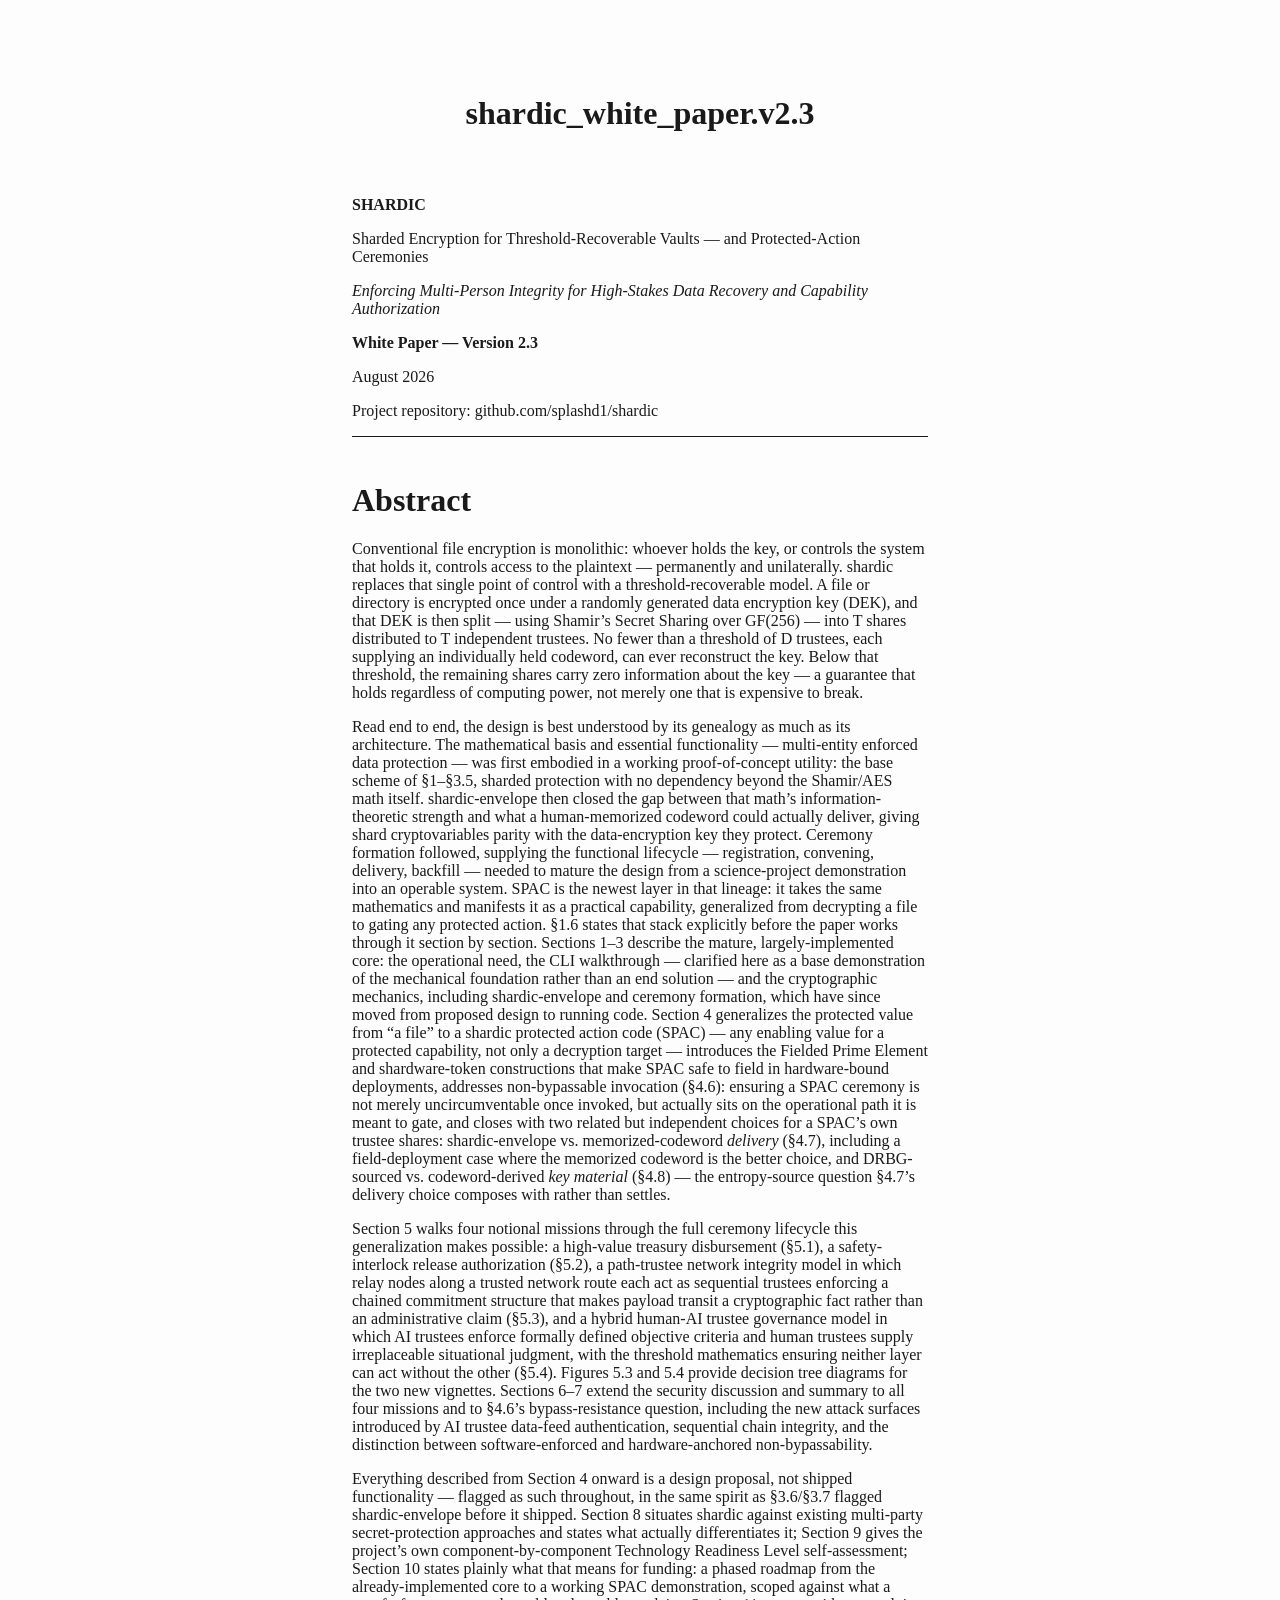
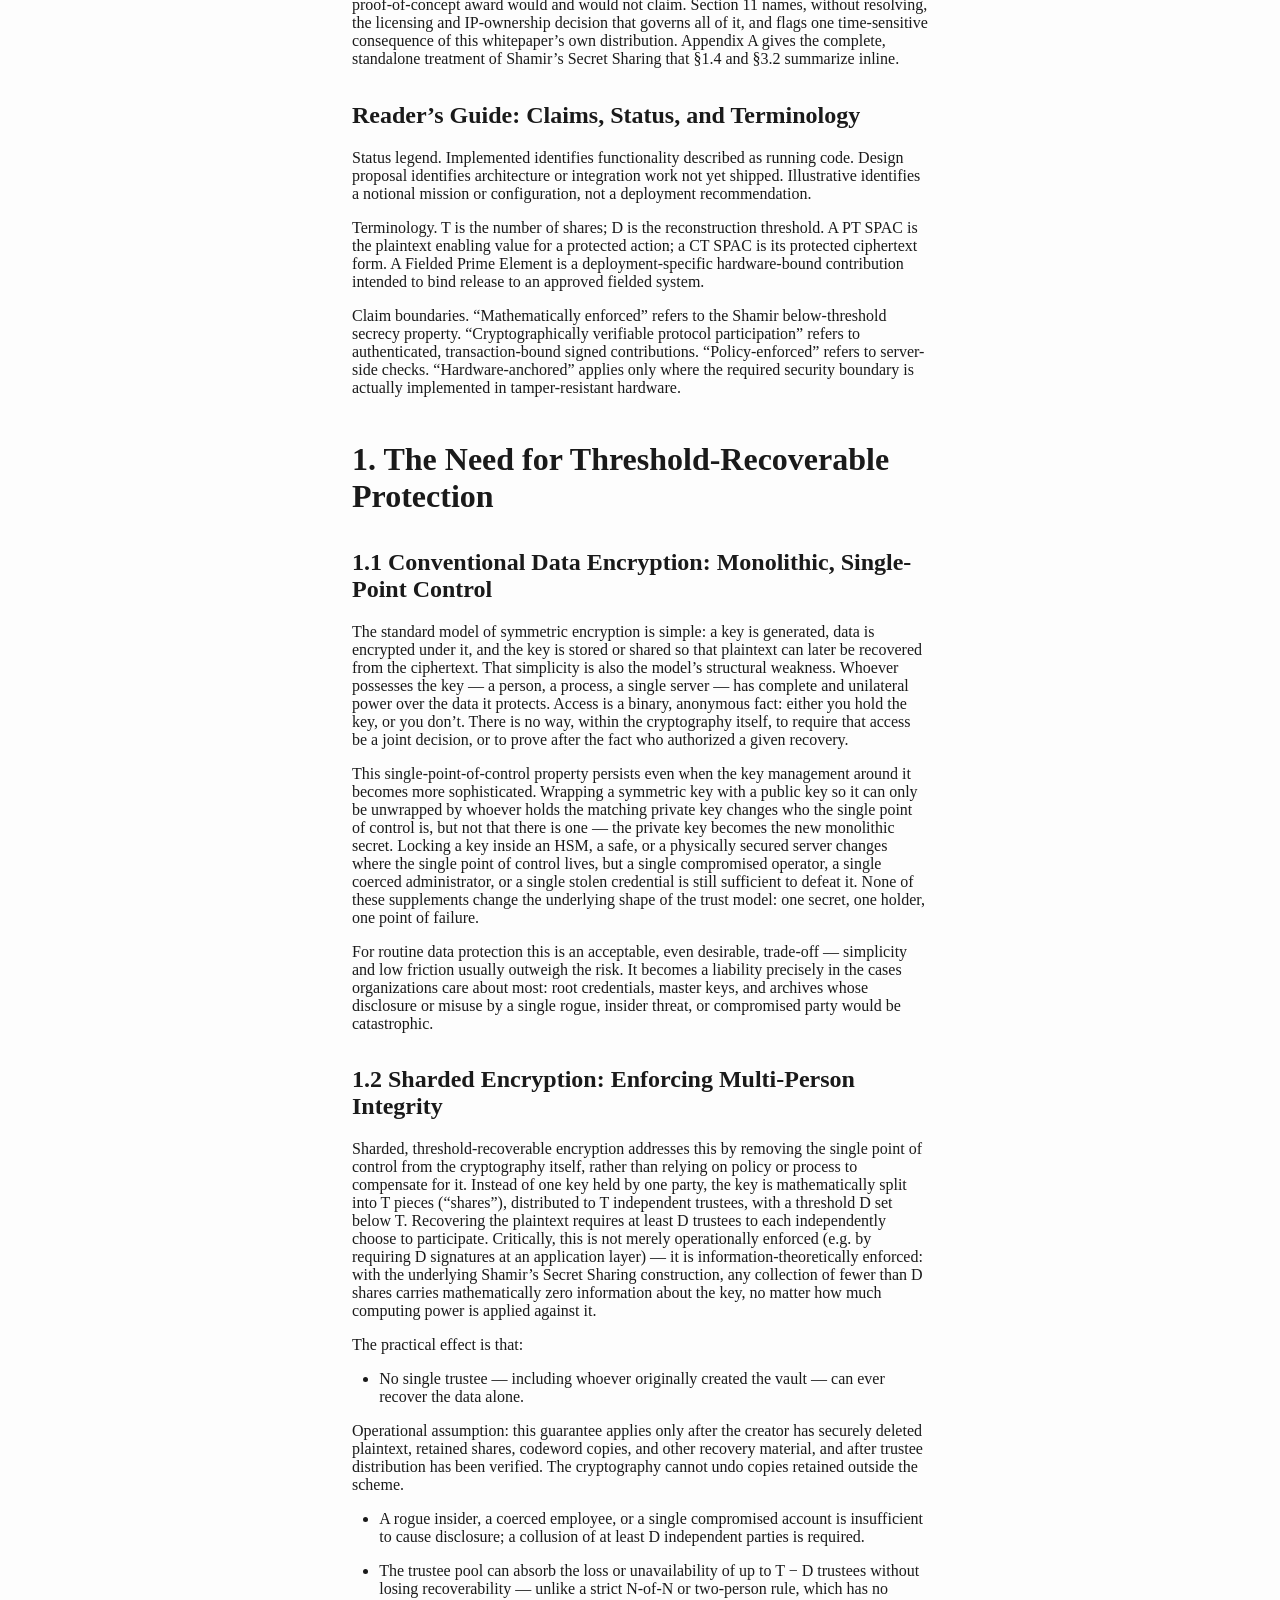
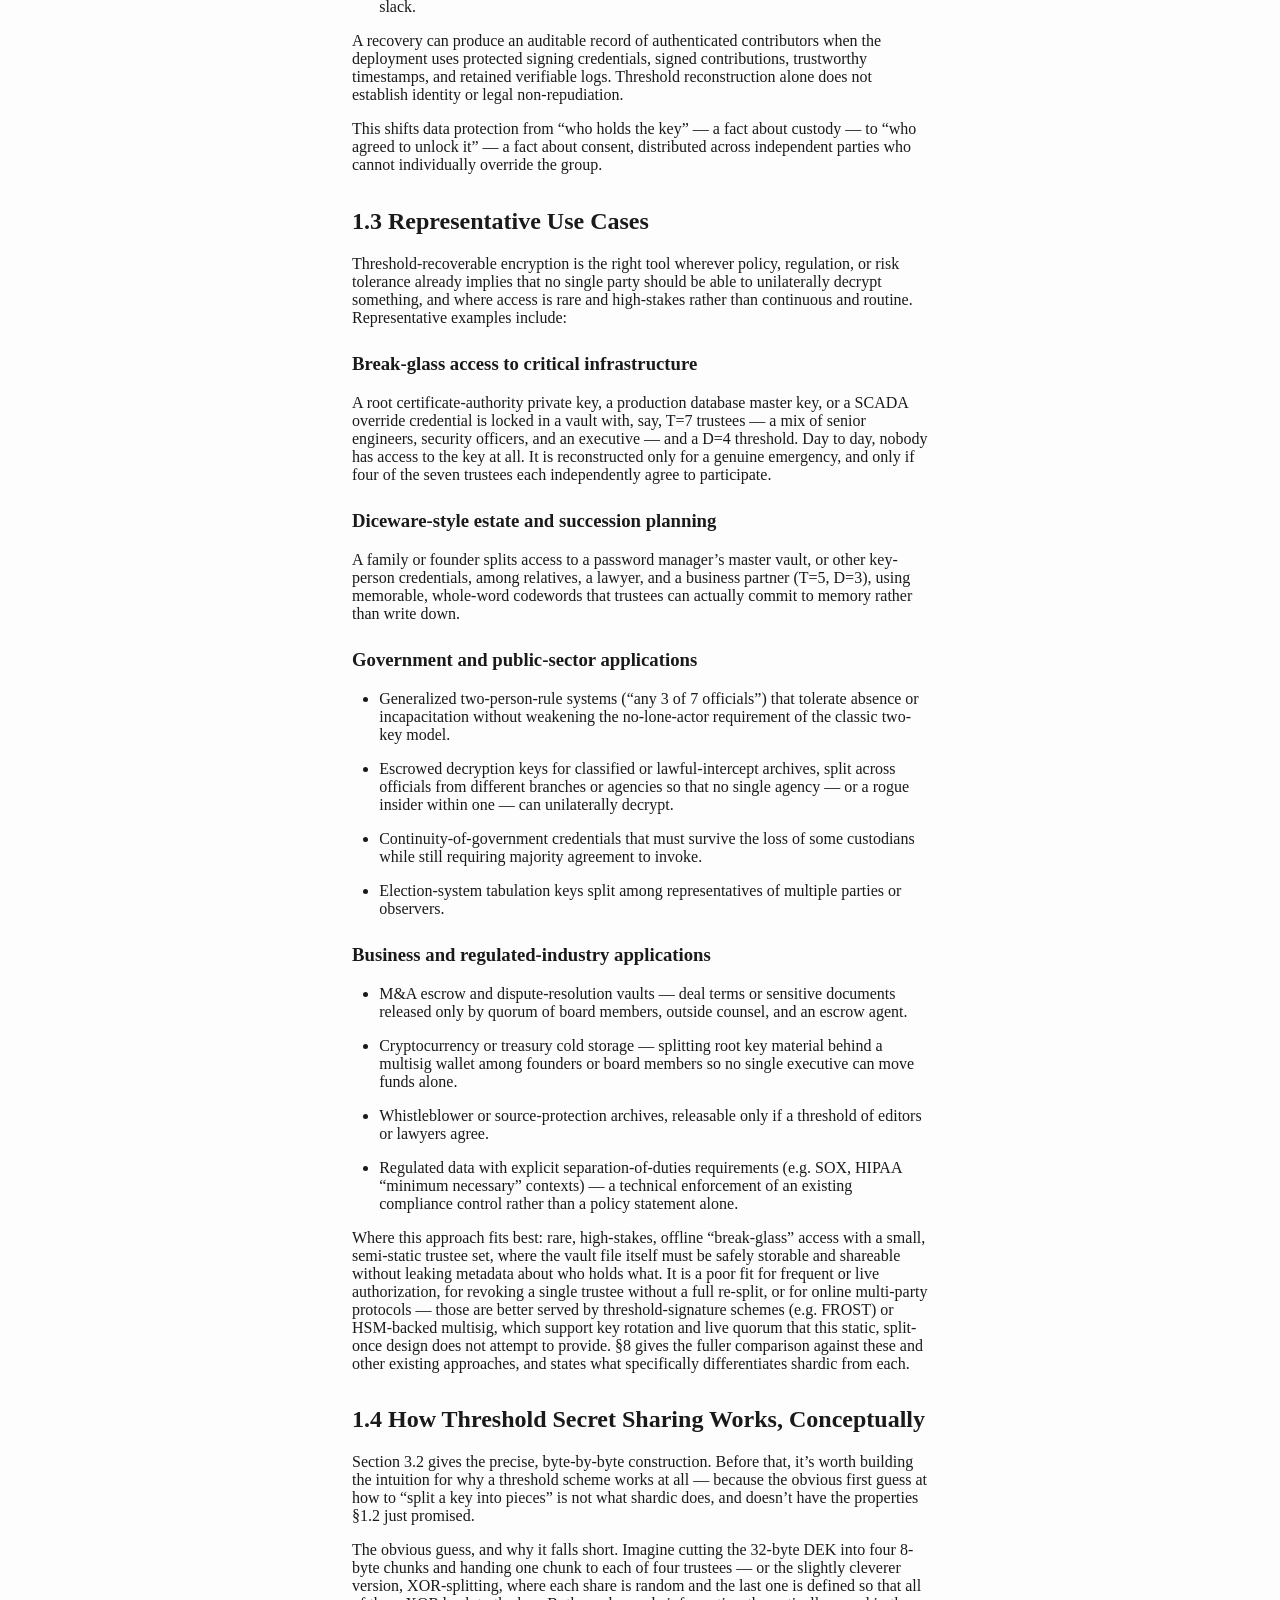
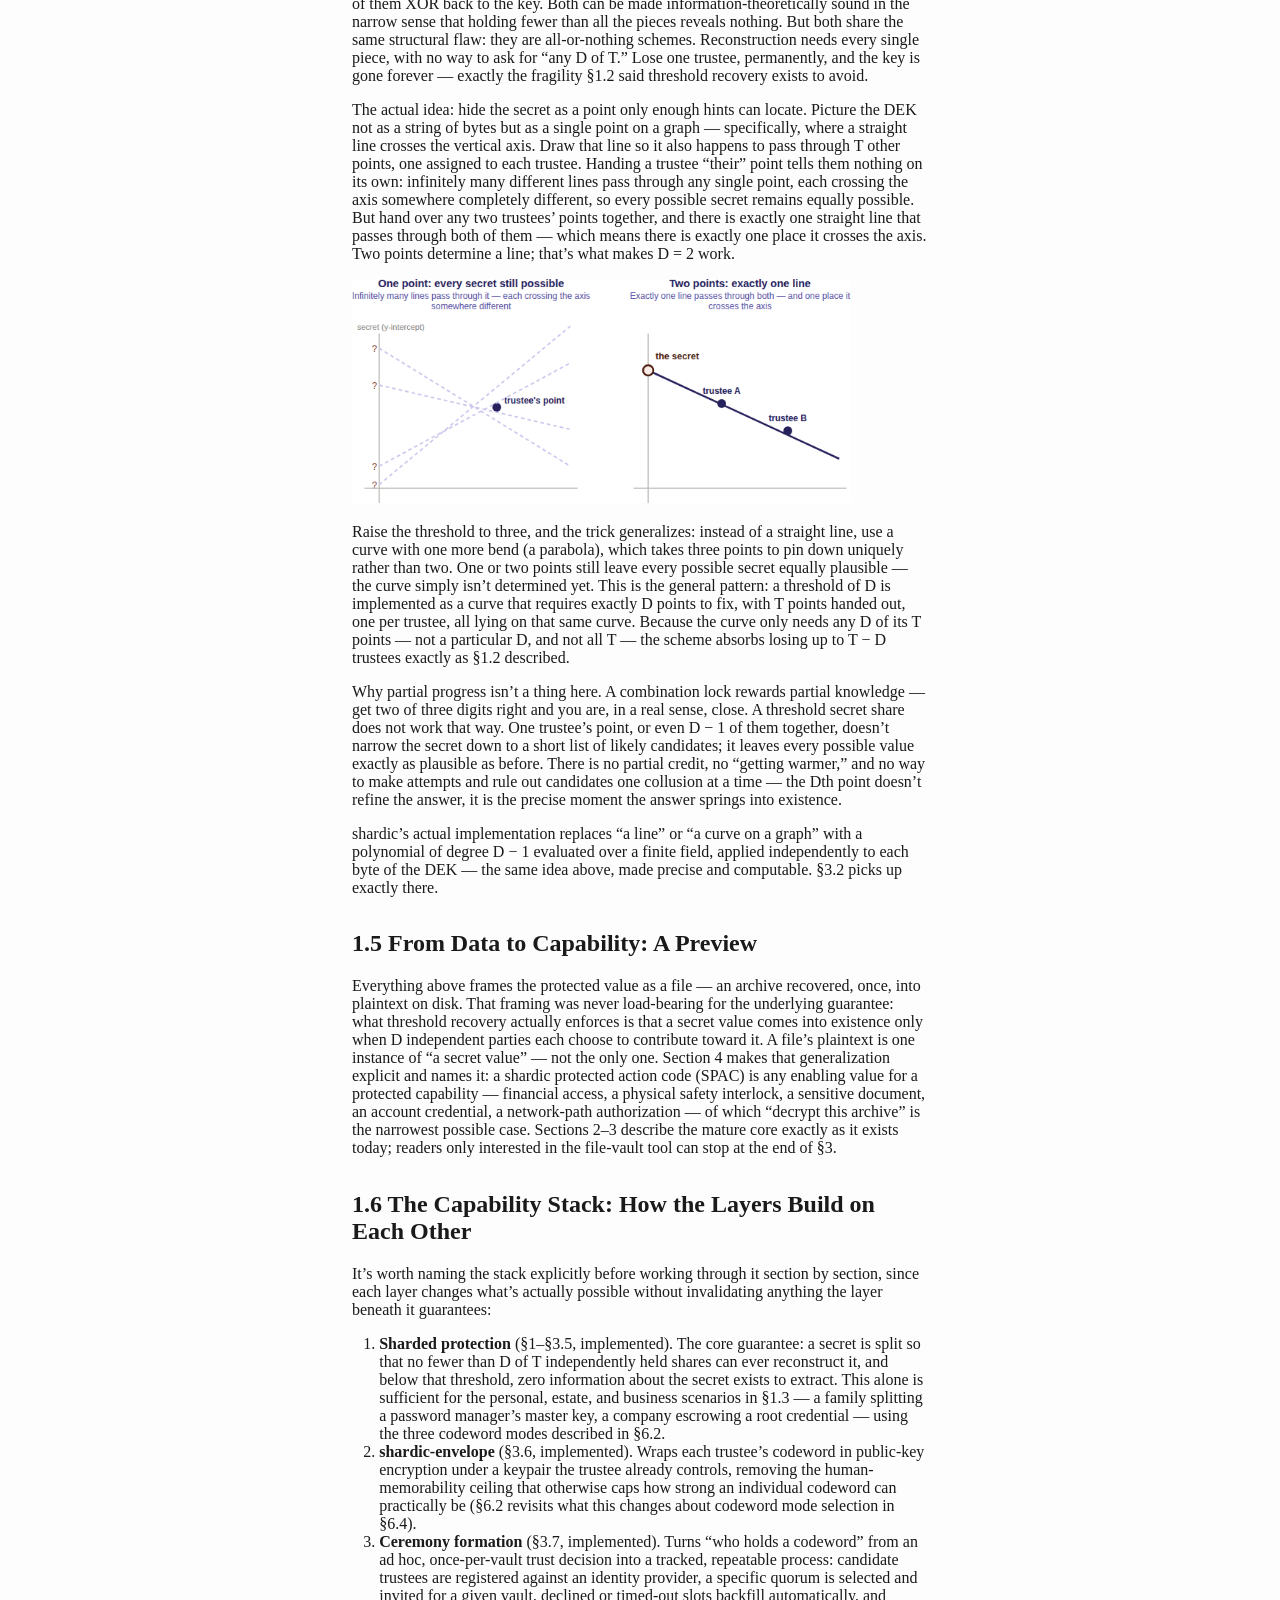
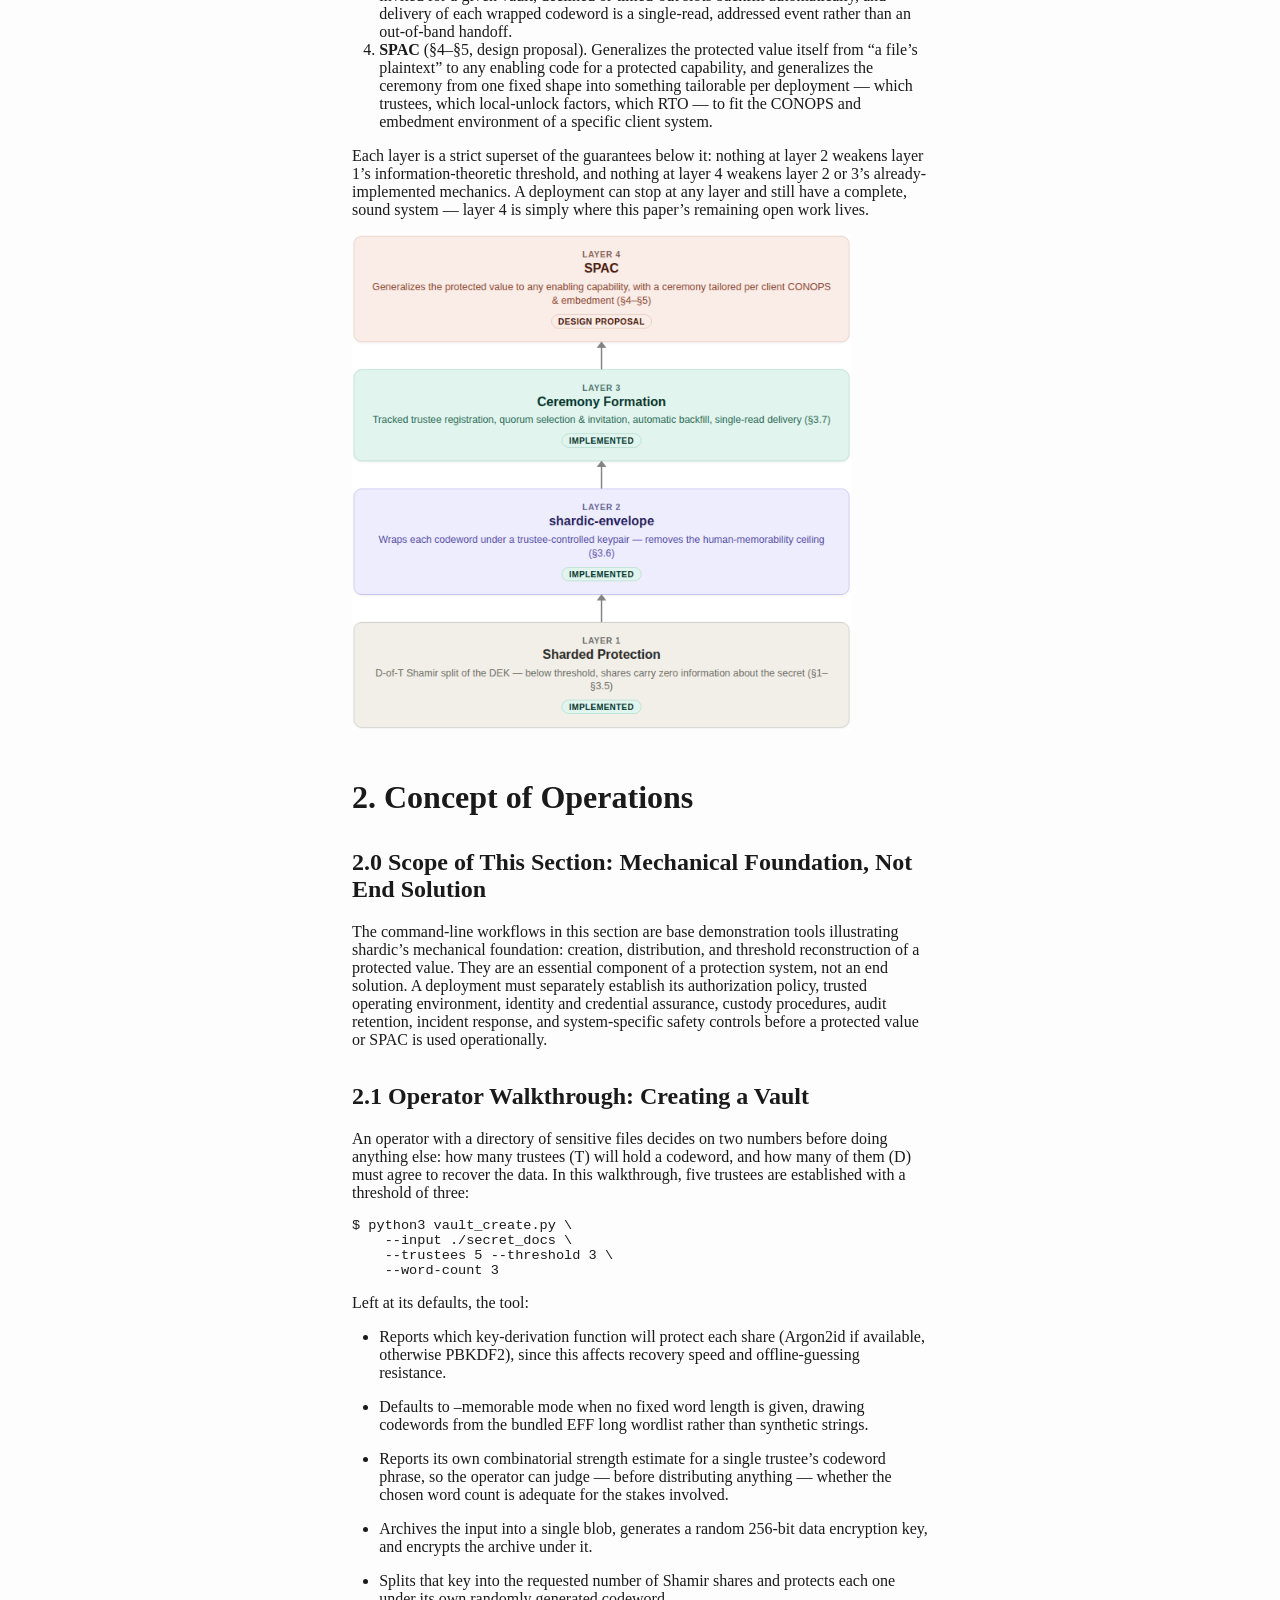
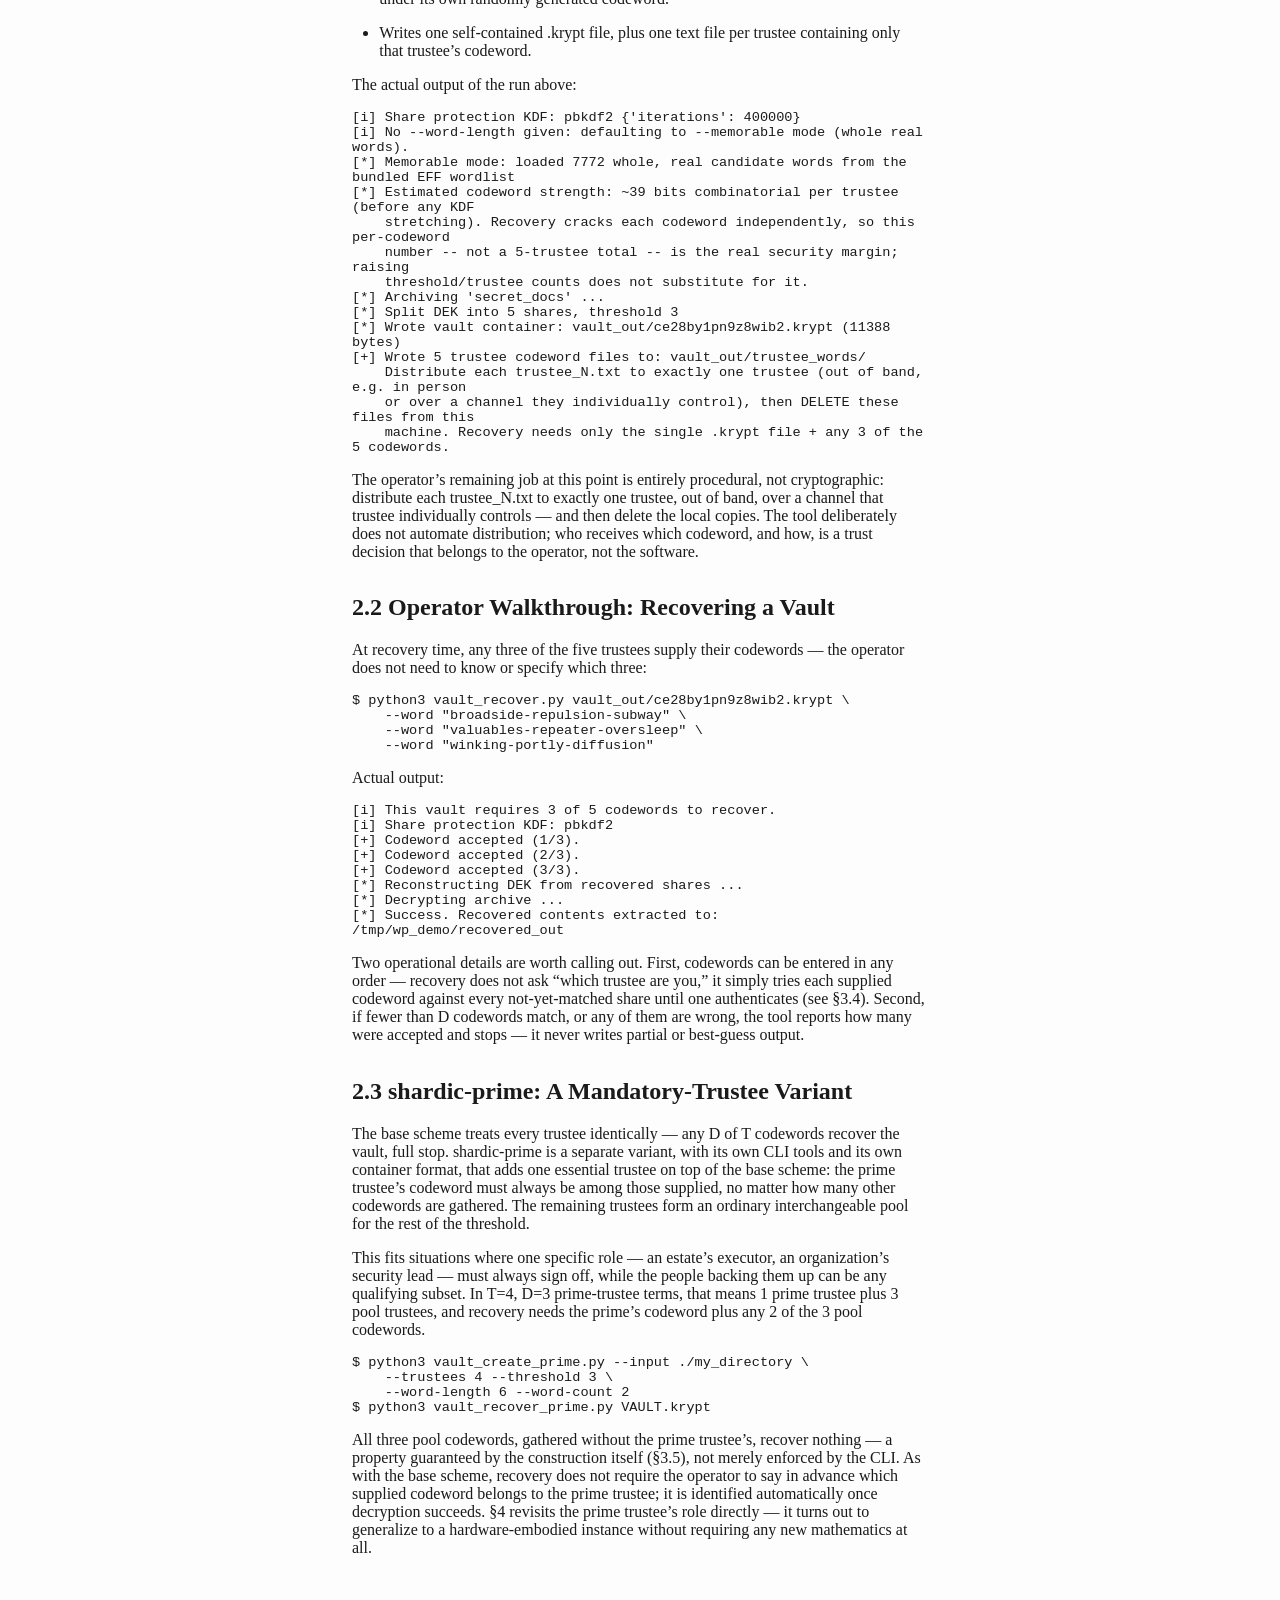
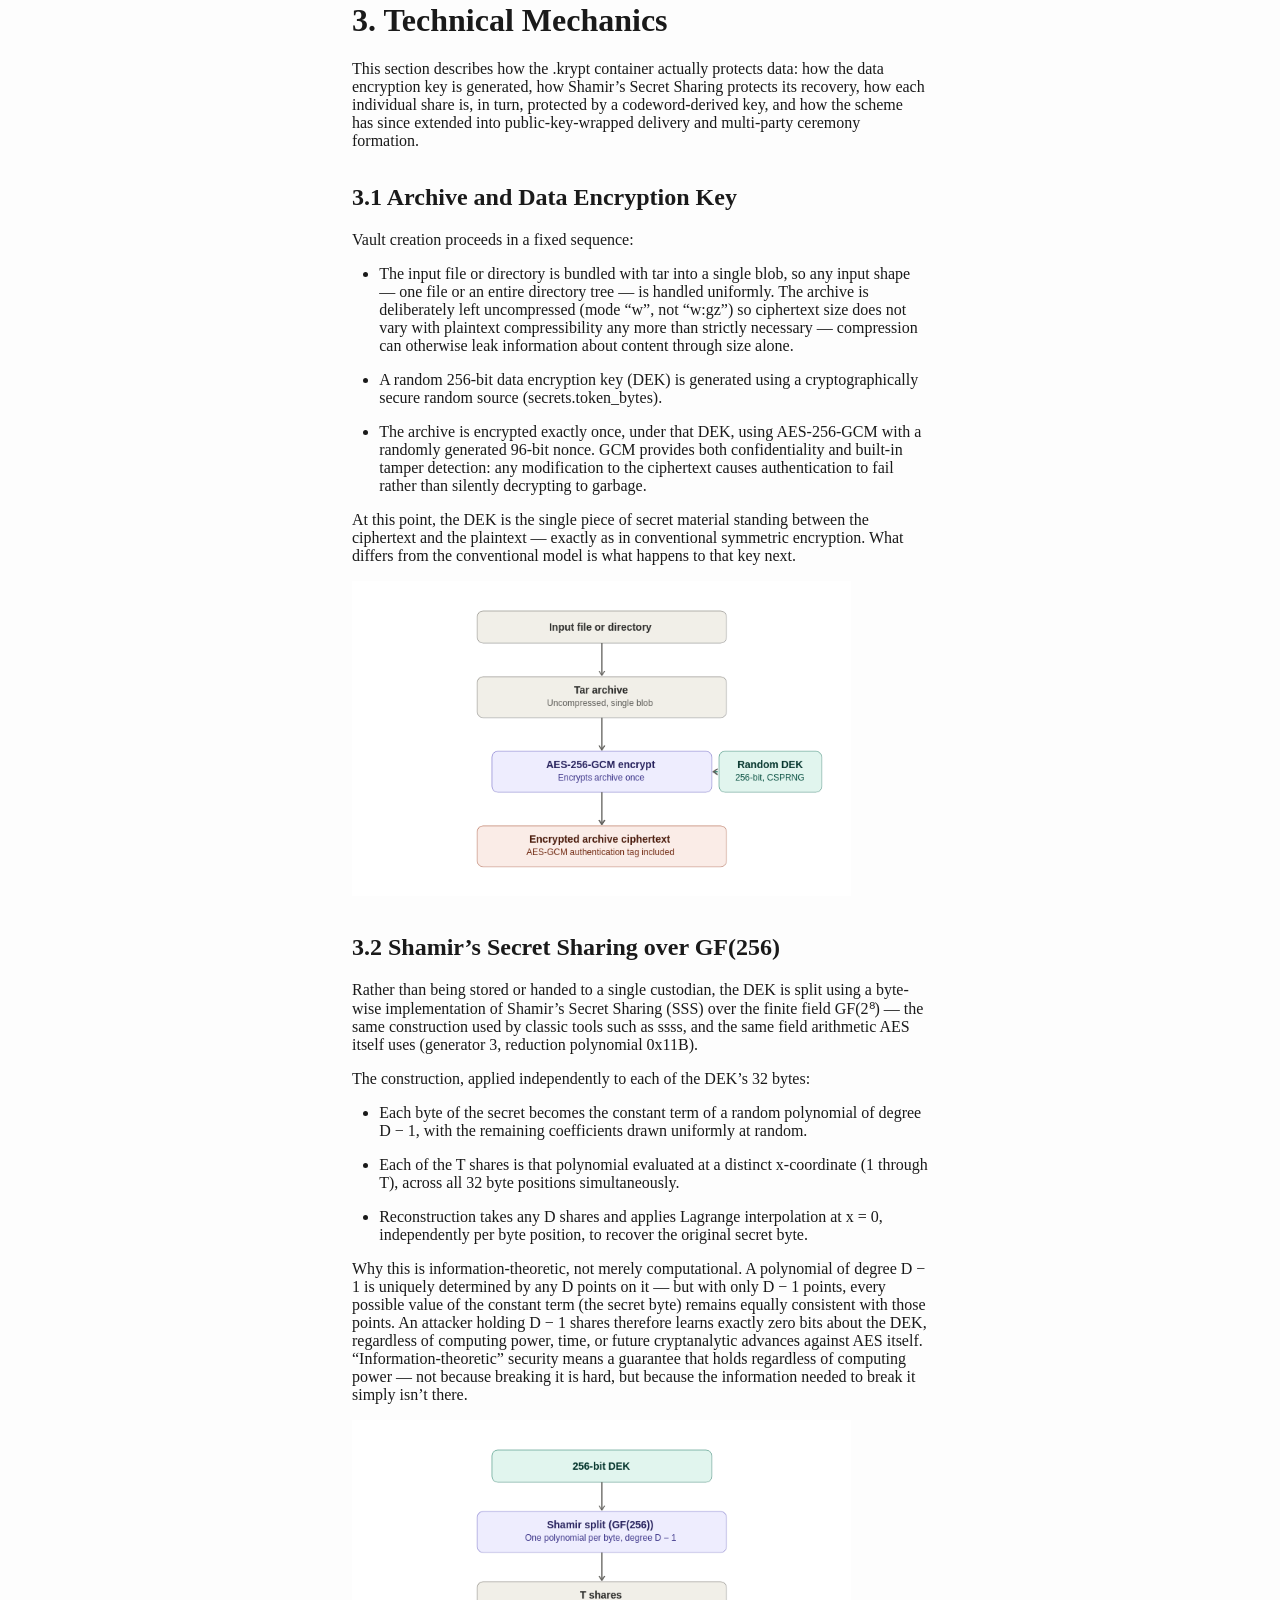
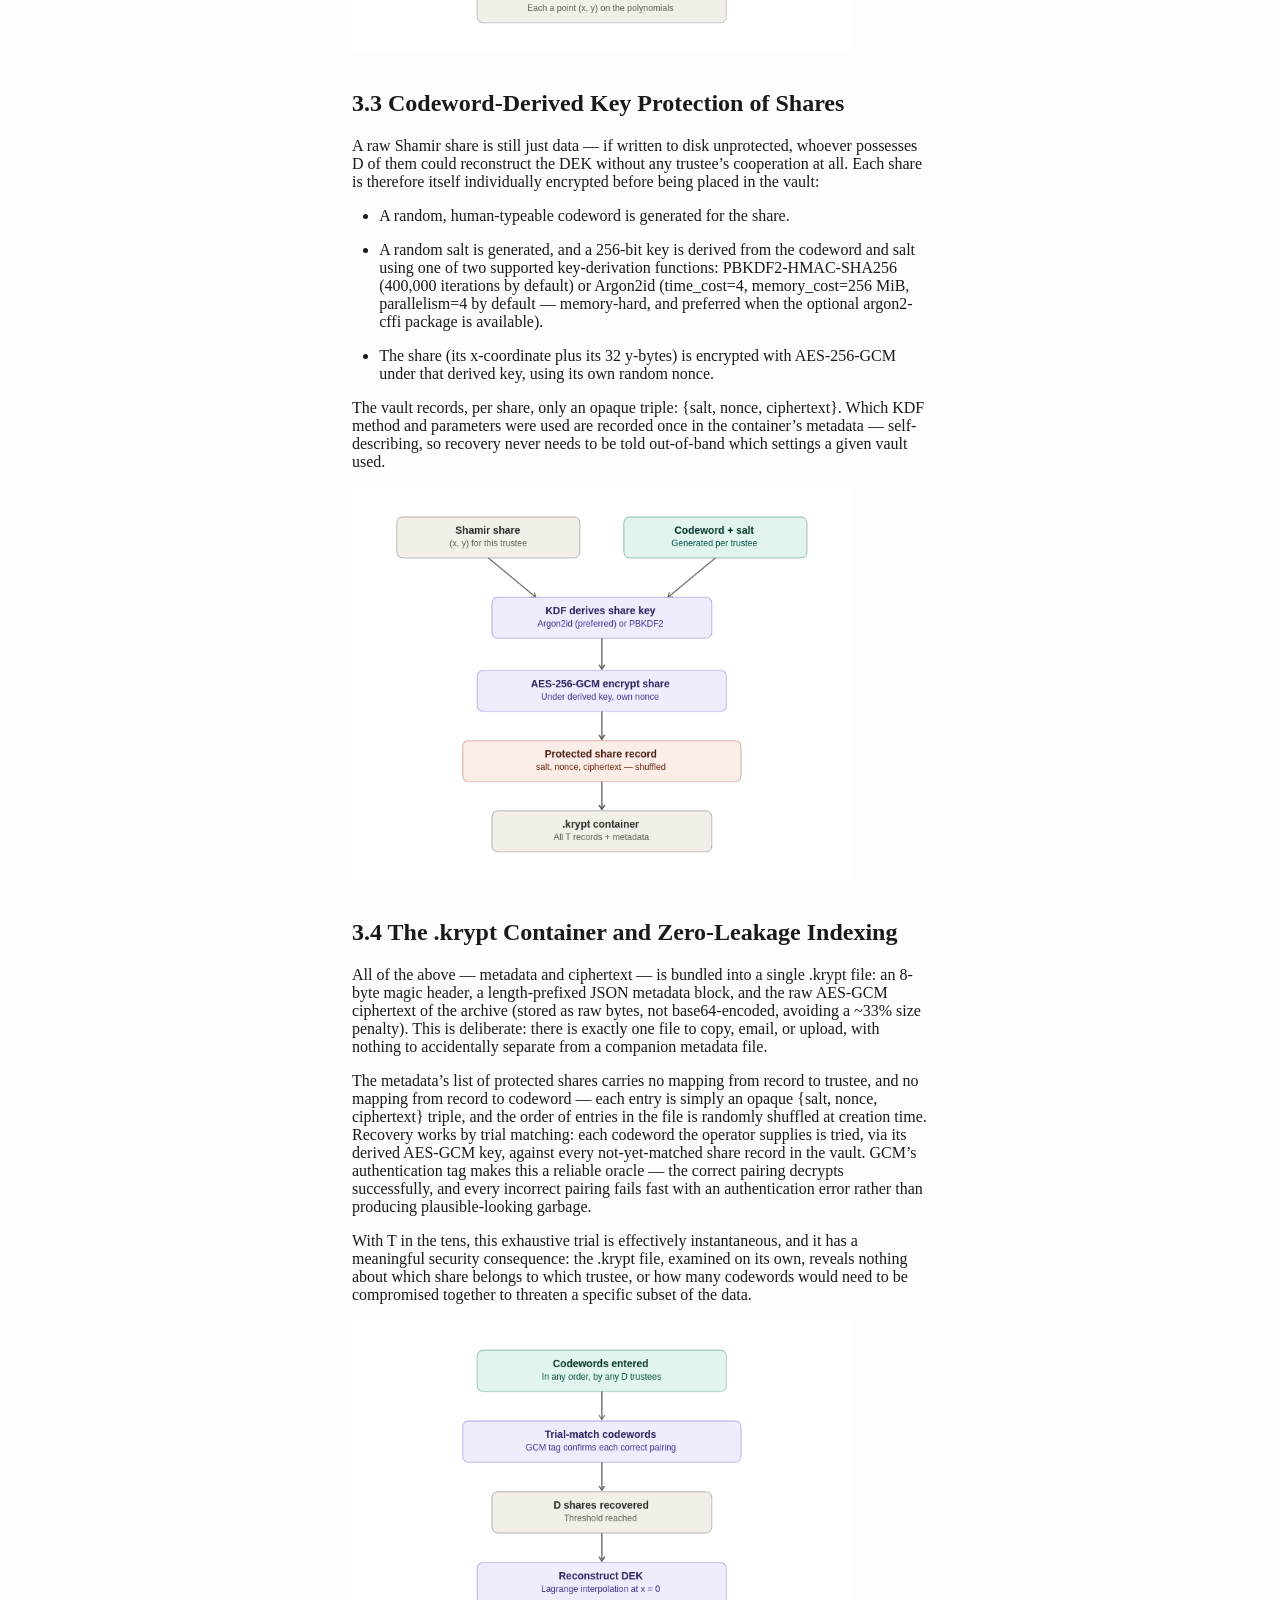
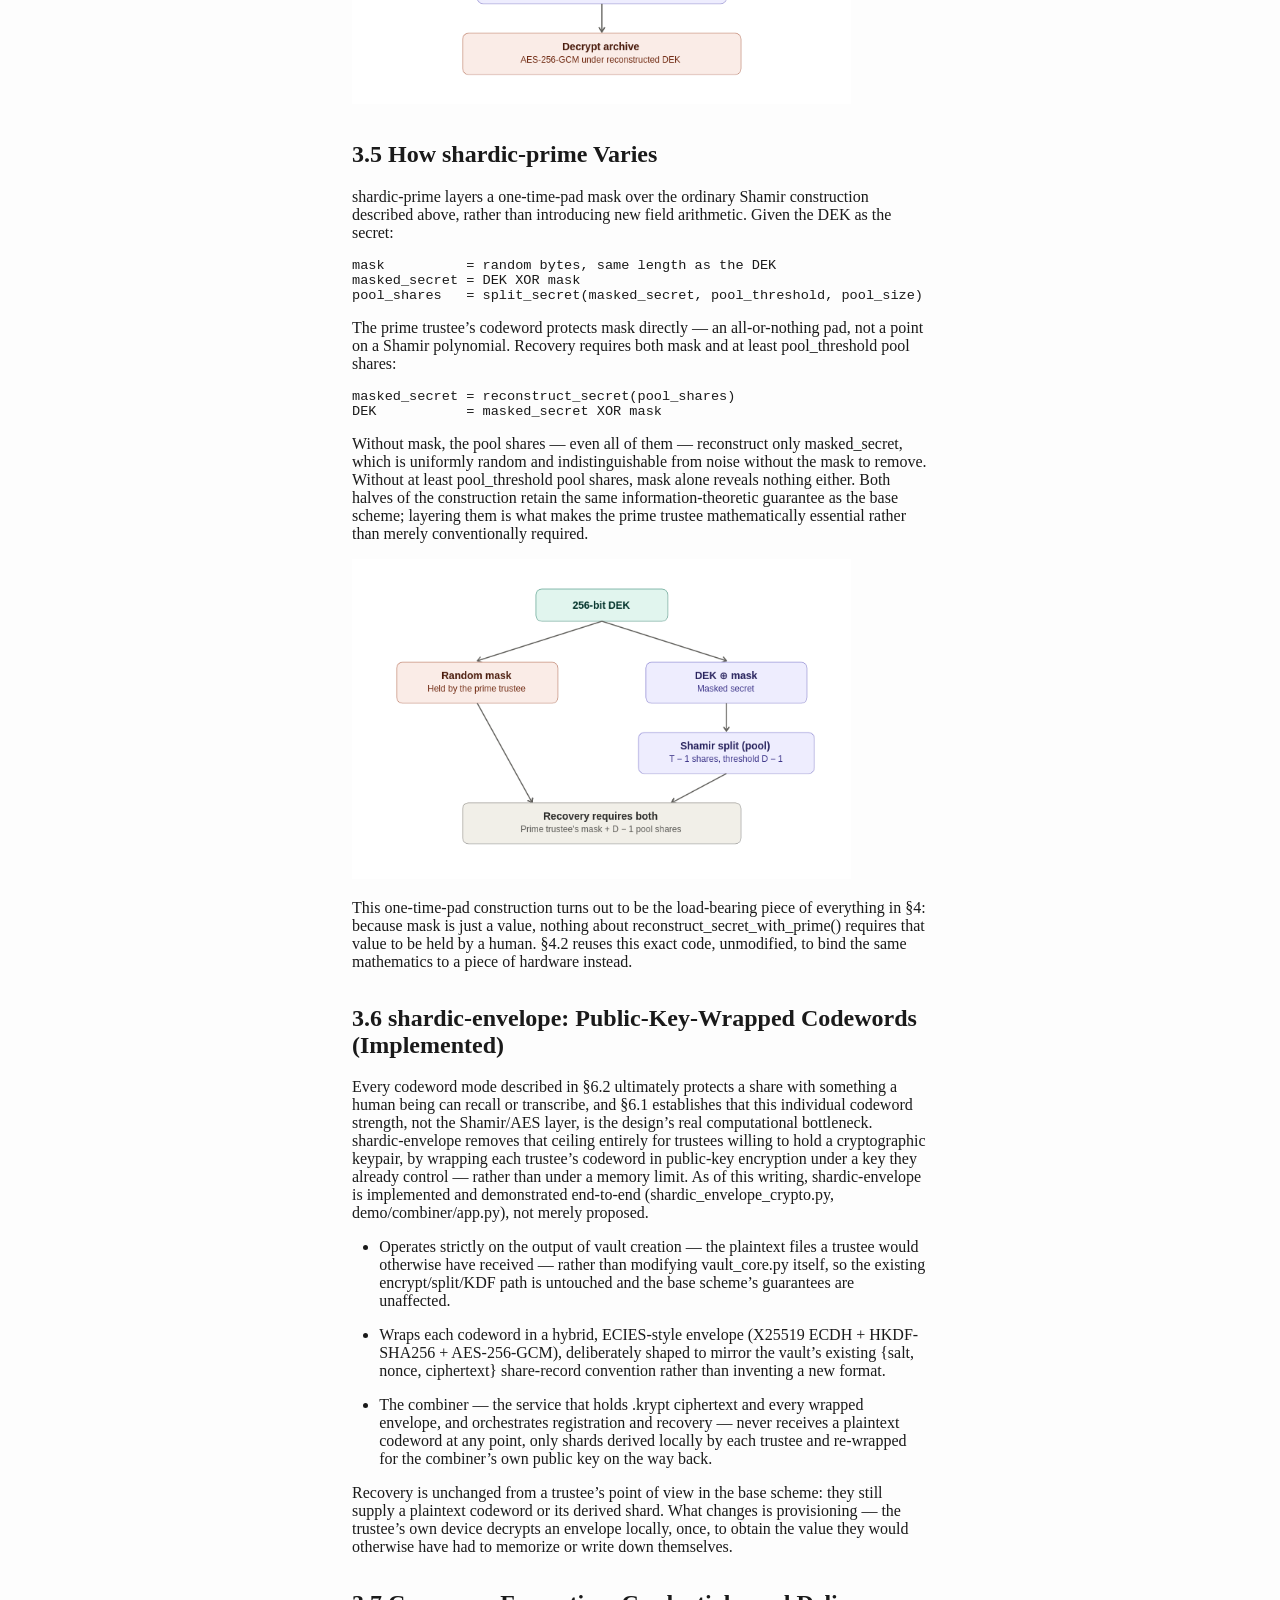
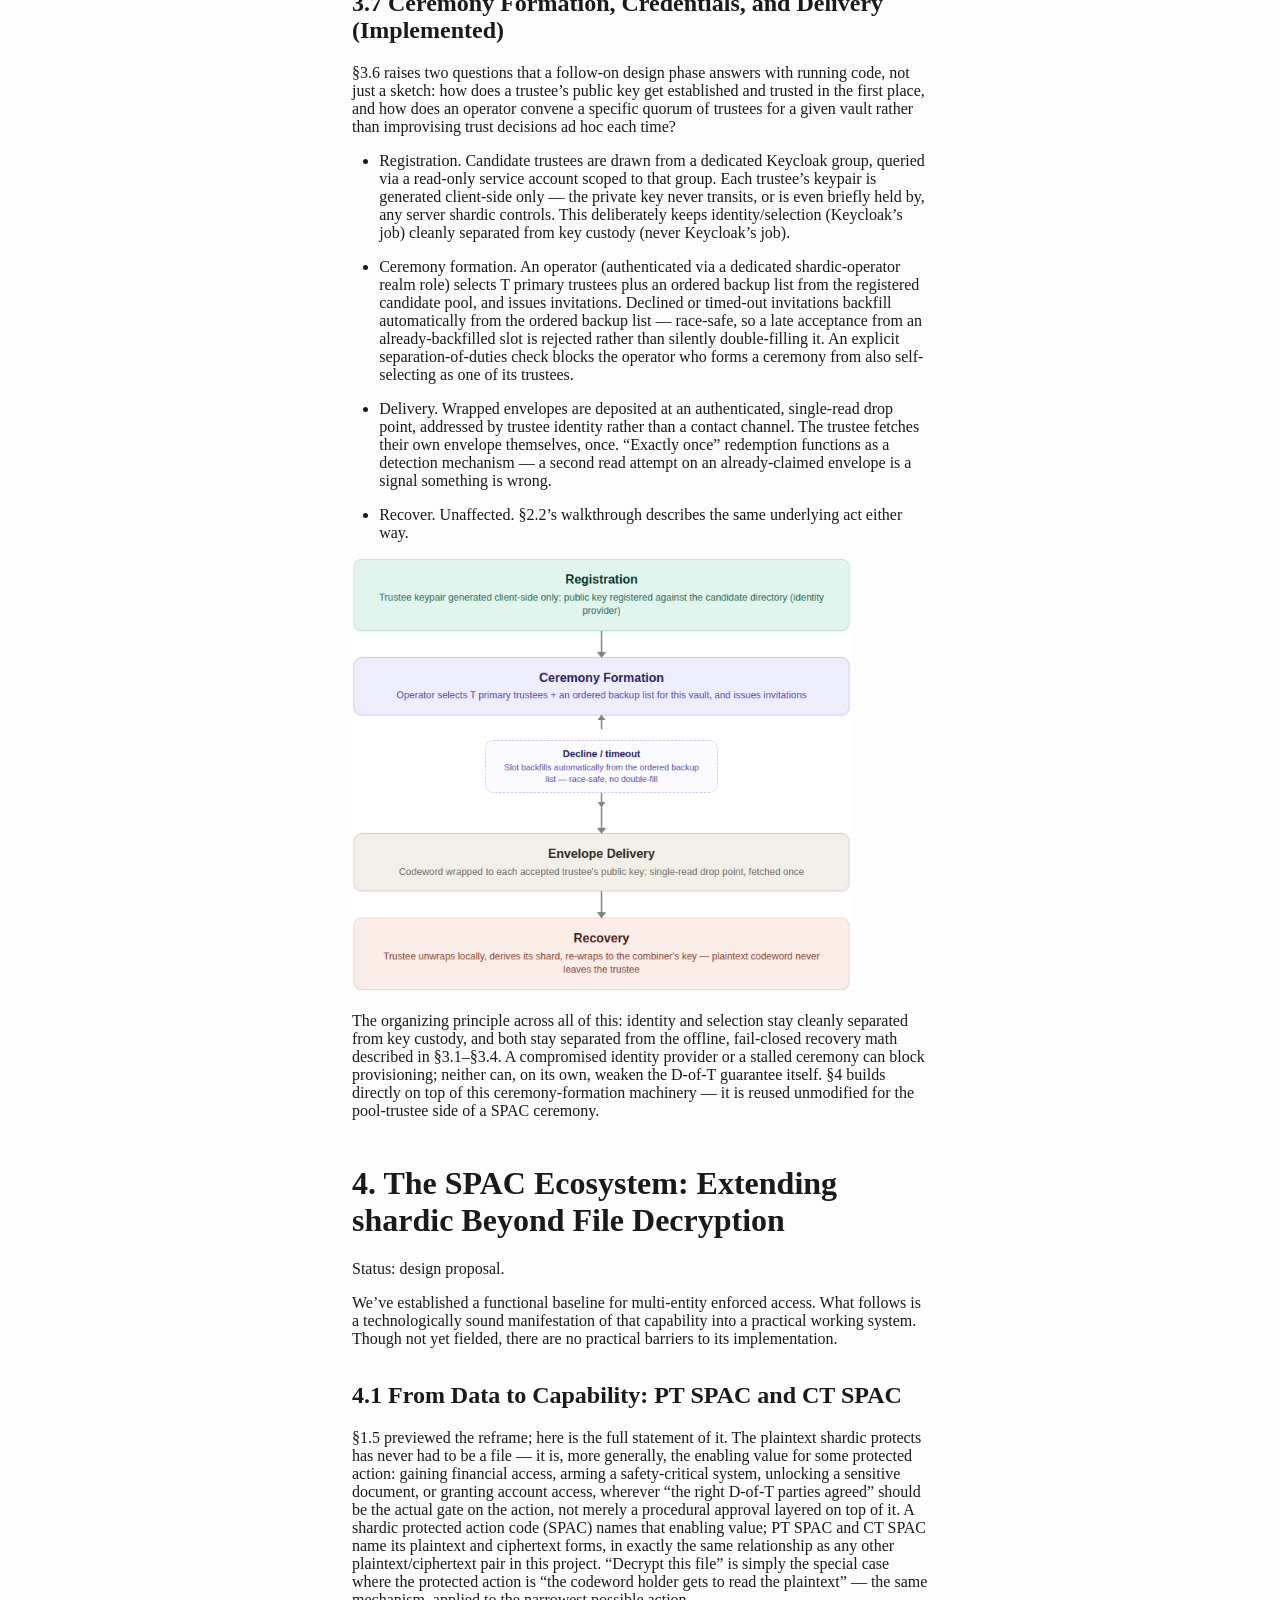
<file: docs/shardic_white_paper23.html>
<!DOCTYPE html>
<html xmlns="http://www.w3.org/1999/xhtml" lang="" xml:lang="">
<head>
  <meta charset="utf-8" />
  <meta name="generator" content="pandoc" />
  <meta name="viewport" content="width=device-width, initial-scale=1.0, user-scalable=yes" />
  <title>shardic_white_paper.v2.3</title>
  <style>
    html {
      color: #1a1a1a;
      background-color: #fdfdfd;
    }
    body {
      margin: 0 auto;
      max-width: 36em;
      padding-left: 50px;
      padding-right: 50px;
      padding-top: 50px;
      padding-bottom: 50px;
      hyphens: auto;
      overflow-wrap: break-word;
      text-rendering: optimizeLegibility;
      font-kerning: normal;
    }
    @media (max-width: 600px) {
      body {
        font-size: 0.9em;
        padding: 12px;
      }
      h1 {
        font-size: 1.8em;
      }
    }
    @media print {
      html {
        background-color: white;
      }
      body {
        background-color: transparent;
        color: black;
        font-size: 12pt;
      }
      p, h2, h3 {
        orphans: 3;
        widows: 3;
      }
      h2, h3, h4 {
        page-break-after: avoid;
      }
    }
    p {
      margin: 1em 0;
    }
    a {
      color: #1a1a1a;
    }
    a:visited {
      color: #1a1a1a;
    }
    img {
      max-width: 100%;
    }
    h1, h2, h3, h4, h5, h6 {
      margin-top: 1.4em;
    }
    h5, h6 {
      font-size: 1em;
      font-style: italic;
    }
    h6 {
      font-weight: normal;
    }
    ol, ul {
      padding-left: 1.7em;
      margin-top: 1em;
    }
    li > ol, li > ul {
      margin-top: 0;
    }
    blockquote {
      margin: 1em 0 1em 1.7em;
      padding-left: 1em;
      border-left: 2px solid #e6e6e6;
      color: #606060;
    }
    code {
      font-family: Menlo, Monaco, Consolas, 'Lucida Console', monospace;
      font-size: 85%;
      margin: 0;
      hyphens: manual;
    }
    pre {
      margin: 1em 0;
      overflow: auto;
    }
    pre code {
      padding: 0;
      overflow: visible;
      overflow-wrap: normal;
    }
    .sourceCode {
     background-color: transparent;
     overflow: visible;
    }
    hr {
      background-color: #1a1a1a;
      border: none;
      height: 1px;
      margin: 1em 0;
    }
    table {
      margin: 1em 0;
      border-collapse: collapse;
      width: 100%;
      overflow-x: auto;
      display: block;
      font-variant-numeric: lining-nums tabular-nums;
    }
    table caption {
      margin-bottom: 0.75em;
    }
    tbody {
      margin-top: 0.5em;
      border-top: 1px solid #1a1a1a;
      border-bottom: 1px solid #1a1a1a;
    }
    th {
      border-top: 1px solid #1a1a1a;
      padding: 0.25em 0.5em 0.25em 0.5em;
    }
    td {
      padding: 0.125em 0.5em 0.25em 0.5em;
    }
    header {
      margin-bottom: 4em;
      text-align: center;
    }
    #TOC li {
      list-style: none;
    }
    #TOC ul {
      padding-left: 1.3em;
    }
    #TOC > ul {
      padding-left: 0;
    }
    #TOC a:not(:hover) {
      text-decoration: none;
    }
    code{white-space: pre-wrap;}
    span.smallcaps{font-variant: small-caps;}
    div.columns{display: flex; gap: min(4vw, 1.5em);}
    div.column{flex: auto; overflow-x: auto;}
    div.hanging-indent{margin-left: 1.5em; text-indent: -1.5em;}
    /* The extra [class] is a hack that increases specificity enough to
       override a similar rule in reveal.js */
    ul.task-list[class]{list-style: none;}
    ul.task-list li input[type="checkbox"] {
      font-size: inherit;
      width: 0.8em;
      margin: 0 0.8em 0.2em -1.6em;
      vertical-align: middle;
    }
    .display.math{display: block; text-align: center; margin: 0.5rem auto;}
  </style>
</head>
<body>
<header id="title-block-header">
<h1 class="title">shardic_white_paper.v2.3</h1>
</header>
<p><strong>SHARDIC</strong></p>
<p>Sharded Encryption for Threshold-Recoverable Vaults — and
Protected-Action Ceremonies</p>
<p><em>Enforcing Multi-Person Integrity for High-Stakes Data Recovery
and Capability Authorization</em></p>
<p><strong>White Paper — Version 2.3</strong></p>
<p>August 2026</p>
<p>Project repository: github.com/splashd1/shardic</p>
<hr />
<h1 id="abstract">Abstract</h1>
<p>Conventional file encryption is monolithic: whoever holds the key, or
controls the system that holds it, controls access to the plaintext —
permanently and unilaterally. shardic replaces that single point of
control with a threshold-recoverable model. A file or directory is
encrypted once under a randomly generated data encryption key (DEK), and
that DEK is then split — using Shamir’s Secret Sharing over GF(256) —
into T shares distributed to T independent trustees. No fewer than a
threshold of D trustees, each supplying an individually held codeword,
can ever reconstruct the key. Below that threshold, the remaining shares
carry zero information about the key — a guarantee that holds regardless
of computing power, not merely one that is expensive to break.</p>
<p>Read end to end, the design is best understood by its genealogy as
much as its architecture. The mathematical basis and essential
functionality — multi-entity enforced data protection — was first
embodied in a working proof-of-concept utility: the base scheme of
§1–§3.5, sharded protection with no dependency beyond the Shamir/AES
math itself. shardic-envelope then closed the gap between that math’s
information-theoretic strength and what a human-memorized codeword could
actually deliver, giving shard cryptovariables parity with the
data-encryption key they protect. Ceremony formation followed, supplying
the functional lifecycle — registration, convening, delivery, backfill —
needed to mature the design from a science-project demonstration into an
operable system. SPAC is the newest layer in that lineage: it takes the
same mathematics and manifests it as a practical capability, generalized
from decrypting a file to gating any protected action. §1.6 states that
stack explicitly before the paper works through it section by section.
Sections 1–3 describe the mature, largely-implemented core: the
operational need, the CLI walkthrough — clarified here as a base
demonstration of the mechanical foundation rather than an end solution —
and the cryptographic mechanics, including shardic-envelope and ceremony
formation, which have since moved from proposed design to running code.
Section 4 generalizes the protected value from “a file” to a shardic
protected action code (SPAC) — any enabling value for a protected
capability, not only a decryption target — introduces the Fielded Prime
Element and shardware-token constructions that make SPAC safe to field
in hardware-bound deployments, addresses non-bypassable invocation
(§4.6): ensuring a SPAC ceremony is not merely uncircumventable once
invoked, but actually sits on the operational path it is meant to gate,
and closes with two related but independent choices for a SPAC’s own
trustee shares: shardic-envelope vs. memorized-codeword
<em>delivery</em> (§4.7), including a field-deployment case where the
memorized codeword is the better choice, and DRBG-sourced
vs. codeword-derived <em>key material</em> (§4.8) — the entropy-source
question §4.7’s delivery choice composes with rather than settles.</p>
<p>Section 5 walks four notional missions through the full ceremony
lifecycle this generalization makes possible: a high-value treasury
disbursement (§5.1), a safety-interlock release authorization (§5.2), a
path-trustee network integrity model in which relay nodes along a
trusted network route each act as sequential trustees enforcing a
chained commitment structure that makes payload transit a cryptographic
fact rather than an administrative claim (§5.3), and a hybrid human-AI
trustee governance model in which AI trustees enforce formally defined
objective criteria and human trustees supply irreplaceable situational
judgment, with the threshold mathematics ensuring neither layer can act
without the other (§5.4). Figures 5.3 and 5.4 provide decision tree
diagrams for the two new vignettes. Sections 6–7 extend the security
discussion and summary to all four missions and to §4.6’s
bypass-resistance question, including the new attack surfaces introduced
by AI trustee data-feed authentication, sequential chain integrity, and
the distinction between software-enforced and hardware-anchored
non-bypassability.</p>
<p>Everything described from Section 4 onward is a design proposal, not
shipped functionality — flagged as such throughout, in the same spirit
as §3.6/§3.7 flagged shardic-envelope before it shipped. Section 8
situates shardic against existing multi-party secret-protection
approaches and states what actually differentiates it; Section 9 gives
the project’s own component-by-component Technology Readiness Level
self-assessment; Section 10 states plainly what that means for funding:
a phased roadmap from the already-implemented core to a working SPAC
demonstration, scoped against what a proof-of-concept award would and
would not claim. Section 11 names, without resolving, the licensing and
IP-ownership decision that governs all of it, and flags one
time-sensitive consequence of this whitepaper’s own distribution.
Appendix A gives the complete, standalone treatment of Shamir’s Secret
Sharing that §1.4 and §3.2 summarize inline.</p>
<h2 id="readers-guide-claims-status-and-terminology">Reader’s Guide:
Claims, Status, and Terminology</h2>
<p>Status legend. Implemented identifies functionality described as
running code. Design proposal identifies architecture or integration
work not yet shipped. Illustrative identifies a notional mission or
configuration, not a deployment recommendation.</p>
<p>Terminology. T is the number of shares; D is the reconstruction
threshold. A PT SPAC is the plaintext enabling value for a protected
action; a CT SPAC is its protected ciphertext form. A Fielded Prime
Element is a deployment-specific hardware-bound contribution intended to
bind release to an approved fielded system.</p>
<p>Claim boundaries. “Mathematically enforced” refers to the Shamir
below-threshold secrecy property. “Cryptographically verifiable protocol
participation” refers to authenticated, transaction-bound signed
contributions. “Policy-enforced” refers to server-side checks.
“Hardware-anchored” applies only where the required security boundary is
actually implemented in tamper-resistant hardware.</p>
<h1 id="the-need-for-threshold-recoverable-protection">1. The Need for
Threshold-Recoverable Protection</h1>
<h2
id="conventional-data-encryption-monolithic-single-point-control">1.1
Conventional Data Encryption: Monolithic, Single-Point Control</h2>
<p>The standard model of symmetric encryption is simple: a key is
generated, data is encrypted under it, and the key is stored or shared
so that plaintext can later be recovered from the ciphertext. That
simplicity is also the model’s structural weakness. Whoever possesses
the key — a person, a process, a single server — has complete and
unilateral power over the data it protects. Access is a binary,
anonymous fact: either you hold the key, or you don’t. There is no way,
within the cryptography itself, to require that access be a joint
decision, or to prove after the fact who authorized a given
recovery.</p>
<p>This single-point-of-control property persists even when the key
management around it becomes more sophisticated. Wrapping a symmetric
key with a public key so it can only be unwrapped by whoever holds the
matching private key changes who the single point of control is, but not
that there is one — the private key becomes the new monolithic secret.
Locking a key inside an HSM, a safe, or a physically secured server
changes where the single point of control lives, but a single
compromised operator, a single coerced administrator, or a single stolen
credential is still sufficient to defeat it. None of these supplements
change the underlying shape of the trust model: one secret, one holder,
one point of failure.</p>
<p>For routine data protection this is an acceptable, even desirable,
trade-off — simplicity and low friction usually outweigh the risk. It
becomes a liability precisely in the cases organizations care about
most: root credentials, master keys, and archives whose disclosure or
misuse by a single rogue, insider threat, or compromised party would be
catastrophic.</p>
<h2 id="sharded-encryption-enforcing-multi-person-integrity">1.2 Sharded
Encryption: Enforcing Multi-Person Integrity</h2>
<p>Sharded, threshold-recoverable encryption addresses this by removing
the single point of control from the cryptography itself, rather than
relying on policy or process to compensate for it. Instead of one key
held by one party, the key is mathematically split into T pieces
(“shares”), distributed to T independent trustees, with a threshold D
set below T. Recovering the plaintext requires at least D trustees to
each independently choose to participate. Critically, this is not merely
operationally enforced (e.g. by requiring D signatures at an application
layer) — it is information-theoretically enforced: with the underlying
Shamir’s Secret Sharing construction, any collection of fewer than D
shares carries mathematically zero information about the key, no matter
how much computing power is applied against it.</p>
<p>The practical effect is that:</p>
<ul>
<li>No single trustee — including whoever originally created the vault —
can ever recover the data alone.</li>
</ul>
<p>Operational assumption: this guarantee applies only after the creator
has securely deleted plaintext, retained shares, codeword copies, and
other recovery material, and after trustee distribution has been
verified. The cryptography cannot undo copies retained outside the
scheme.</p>
<ul>
<li><p>A rogue insider, a coerced employee, or a single compromised
account is insufficient to cause disclosure; a collusion of at least D
independent parties is required.</p></li>
<li><p>The trustee pool can absorb the loss or unavailability of up to T
− D trustees without losing recoverability — unlike a strict N-of-N or
two-person rule, which has no slack.</p></li>
</ul>
<p>A recovery can produce an auditable record of authenticated
contributors when the deployment uses protected signing credentials,
signed contributions, trustworthy timestamps, and retained verifiable
logs. Threshold reconstruction alone does not establish identity or
legal non-repudiation.</p>
<p>This shifts data protection from “who holds the key” — a fact about
custody — to “who agreed to unlock it” — a fact about consent,
distributed across independent parties who cannot individually override
the group.</p>
<h2 id="representative-use-cases">1.3 Representative Use Cases</h2>
<p>Threshold-recoverable encryption is the right tool wherever policy,
regulation, or risk tolerance already implies that no single party
should be able to unilaterally decrypt something, and where access is
rare and high-stakes rather than continuous and routine. Representative
examples include:</p>
<h3 id="break-glass-access-to-critical-infrastructure">Break-glass
access to critical infrastructure</h3>
<p>A root certificate-authority private key, a production database
master key, or a SCADA override credential is locked in a vault with,
say, T=7 trustees — a mix of senior engineers, security officers, and an
executive — and a D=4 threshold. Day to day, nobody has access to the
key at all. It is reconstructed only for a genuine emergency, and only
if four of the seven trustees each independently agree to
participate.</p>
<h3 id="diceware-style-estate-and-succession-planning">Diceware-style
estate and succession planning</h3>
<p>A family or founder splits access to a password manager’s master
vault, or other key-person credentials, among relatives, a lawyer, and a
business partner (T=5, D=3), using memorable, whole-word codewords that
trustees can actually commit to memory rather than write down.</p>
<h3 id="government-and-public-sector-applications">Government and
public-sector applications</h3>
<ul>
<li><p>Generalized two-person-rule systems (“any 3 of 7 officials”) that
tolerate absence or incapacitation without weakening the no-lone-actor
requirement of the classic two-key model.</p></li>
<li><p>Escrowed decryption keys for classified or lawful-intercept
archives, split across officials from different branches or agencies so
that no single agency — or a rogue insider within one — can unilaterally
decrypt.</p></li>
<li><p>Continuity-of-government credentials that must survive the loss
of some custodians while still requiring majority agreement to
invoke.</p></li>
<li><p>Election-system tabulation keys split among representatives of
multiple parties or observers.</p></li>
</ul>
<h3 id="business-and-regulated-industry-applications">Business and
regulated-industry applications</h3>
<ul>
<li><p>M&amp;A escrow and dispute-resolution vaults — deal terms or
sensitive documents released only by quorum of board members, outside
counsel, and an escrow agent.</p></li>
<li><p>Cryptocurrency or treasury cold storage — splitting root key
material behind a multisig wallet among founders or board members so no
single executive can move funds alone.</p></li>
<li><p>Whistleblower or source-protection archives, releasable only if a
threshold of editors or lawyers agree.</p></li>
<li><p>Regulated data with explicit separation-of-duties requirements
(e.g. SOX, HIPAA “minimum necessary” contexts) — a technical enforcement
of an existing compliance control rather than a policy statement
alone.</p></li>
</ul>
<p>Where this approach fits best: rare, high-stakes, offline
“break-glass” access with a small, semi-static trustee set, where the
vault file itself must be safely storable and shareable without leaking
metadata about who holds what. It is a poor fit for frequent or live
authorization, for revoking a single trustee without a full re-split, or
for online multi-party protocols — those are better served by
threshold-signature schemes (e.g. FROST) or HSM-backed multisig, which
support key rotation and live quorum that this static, split-once design
does not attempt to provide. §8 gives the fuller comparison against
these and other existing approaches, and states what specifically
differentiates shardic from each.</p>
<h2 id="how-threshold-secret-sharing-works-conceptually">1.4 How
Threshold Secret Sharing Works, Conceptually</h2>
<p>Section 3.2 gives the precise, byte-by-byte construction. Before
that, it’s worth building the intuition for why a threshold scheme works
at all — because the obvious first guess at how to “split a key into
pieces” is not what shardic does, and doesn’t have the properties §1.2
just promised.</p>
<p>The obvious guess, and why it falls short. Imagine cutting the
32-byte DEK into four 8-byte chunks and handing one chunk to each of
four trustees — or the slightly cleverer version, XOR-splitting, where
each share is random and the last one is defined so that all of them XOR
back to the key. Both can be made information-theoretically sound in the
narrow sense that holding fewer than all the pieces reveals nothing. But
both share the same structural flaw: they are all-or-nothing schemes.
Reconstruction needs every single piece, with no way to ask for “any D
of T.” Lose one trustee, permanently, and the key is gone forever —
exactly the fragility §1.2 said threshold recovery exists to avoid.</p>
<p>The actual idea: hide the secret as a point only enough hints can
locate. Picture the DEK not as a string of bytes but as a single point
on a graph — specifically, where a straight line crosses the vertical
axis. Draw that line so it also happens to pass through T other points,
one assigned to each trustee. Handing a trustee “their” point tells them
nothing on its own: infinitely many different lines pass through any
single point, each crossing the axis somewhere completely different, so
every possible secret remains equally possible. But hand over any two
trustees’ points together, and there is exactly one straight line that
passes through both of them — which means there is exactly one place it
crosses the axis. Two points determine a line; that’s what makes D = 2
work.</p>
<p><img src="./media/sss-geometric-intuition.png"
style="width:5.2in;height:2.33in" /></p>
<p>Raise the threshold to three, and the trick generalizes: instead of a
straight line, use a curve with one more bend (a parabola), which takes
three points to pin down uniquely rather than two. One or two points
still leave every possible secret equally plausible — the curve simply
isn’t determined yet. This is the general pattern: a threshold of D is
implemented as a curve that requires exactly D points to fix, with T
points handed out, one per trustee, all lying on that same curve.
Because the curve only needs any D of its T points — not a particular D,
and not all T — the scheme absorbs losing up to T − D trustees exactly
as §1.2 described.</p>
<p>Why partial progress isn’t a thing here. A combination lock rewards
partial knowledge — get two of three digits right and you are, in a real
sense, close. A threshold secret share does not work that way. One
trustee’s point, or even D − 1 of them together, doesn’t narrow the
secret down to a short list of likely candidates; it leaves every
possible value exactly as plausible as before. There is no partial
credit, no “getting warmer,” and no way to make attempts and rule out
candidates one collusion at a time — the Dth point doesn’t refine the
answer, it is the precise moment the answer springs into existence.</p>
<p>shardic’s actual implementation replaces “a line” or “a curve on a
graph” with a polynomial of degree D − 1 evaluated over a finite field,
applied independently to each byte of the DEK — the same idea above,
made precise and computable. §3.2 picks up exactly there.</p>
<h2 id="from-data-to-capability-a-preview">1.5 From Data to Capability:
A Preview</h2>
<p>Everything above frames the protected value as a file — an archive
recovered, once, into plaintext on disk. That framing was never
load-bearing for the underlying guarantee: what threshold recovery
actually enforces is that a secret value comes into existence only when
D independent parties each choose to contribute toward it. A file’s
plaintext is one instance of “a secret value” — not the only one.
Section 4 makes that generalization explicit and names it: a shardic
protected action code (SPAC) is any enabling value for a protected
capability — financial access, a physical safety interlock, a sensitive
document, an account credential, a network-path authorization — of which
“decrypt this archive” is the narrowest possible case. Sections 2–3
describe the mature core exactly as it exists today; readers only
interested in the file-vault tool can stop at the end of §3.</p>
<h2 id="the-capability-stack-how-the-layers-build-on-each-other">1.6 The
Capability Stack: How the Layers Build on Each Other</h2>
<p>It’s worth naming the stack explicitly before working through it
section by section, since each layer changes what’s actually possible
without invalidating anything the layer beneath it guarantees:</p>
<ol type="1">
<li><strong>Sharded protection</strong> (§1–§3.5, implemented). The core
guarantee: a secret is split so that no fewer than D of T independently
held shares can ever reconstruct it, and below that threshold, zero
information about the secret exists to extract. This alone is sufficient
for the personal, estate, and business scenarios in §1.3 — a family
splitting a password manager’s master key, a company escrowing a root
credential — using the three codeword modes described in §6.2.</li>
<li><strong>shardic-envelope</strong> (§3.6, implemented). Wraps each
trustee’s codeword in public-key encryption under a keypair the trustee
already controls, removing the human-memorability ceiling that otherwise
caps how strong an individual codeword can practically be (§6.2 revisits
what this changes about codeword mode selection in §6.4).</li>
<li><strong>Ceremony formation</strong> (§3.7, implemented). Turns “who
holds a codeword” from an ad hoc, once-per-vault trust decision into a
tracked, repeatable process: candidate trustees are registered against
an identity provider, a specific quorum is selected and invited for a
given vault, declined or timed-out slots backfill automatically, and
delivery of each wrapped codeword is a single-read, addressed event
rather than an out-of-band handoff.</li>
<li><strong>SPAC</strong> (§4–§5, design proposal). Generalizes the
protected value itself from “a file’s plaintext” to any enabling code
for a protected capability, and generalizes the ceremony from one fixed
shape into something tailorable per deployment — which trustees, which
local-unlock factors, which RTO — to fit the CONOPS and embedment
environment of a specific client system.</li>
</ol>
<p>Each layer is a strict superset of the guarantees below it: nothing
at layer 2 weakens layer 1’s information-theoretic threshold, and
nothing at layer 4 weakens layer 2 or 3’s already-implemented mechanics.
A deployment can stop at any layer and still have a complete, sound
system — layer 4 is simply where this paper’s remaining open work
lives.</p>
<p><img src="./media/capability-stack.png"
style="width:5.2in;height:5.16in" /></p>
<h1 id="concept-of-operations">2. Concept of Operations</h1>
<h2
id="scope-of-this-section-mechanical-foundation-not-end-solution">2.0
Scope of This Section: Mechanical Foundation, Not End Solution</h2>
<p>The command-line workflows in this section are base demonstration
tools illustrating shardic’s mechanical foundation: creation,
distribution, and threshold reconstruction of a protected value. They
are an essential component of a protection system, not an end solution.
A deployment must separately establish its authorization policy, trusted
operating environment, identity and credential assurance, custody
procedures, audit retention, incident response, and system-specific
safety controls before a protected value or SPAC is used
operationally.</p>
<h2 id="operator-walkthrough-creating-a-vault">2.1 Operator Walkthrough:
Creating a Vault</h2>
<p>An operator with a directory of sensitive files decides on two
numbers before doing anything else: how many trustees (T) will hold a
codeword, and how many of them (D) must agree to recover the data. In
this walkthrough, five trustees are established with a threshold of
three:</p>
<pre><code>$ python3 vault_create.py \
    --input ./secret_docs \
    --trustees 5 --threshold 3 \
    --word-count 3</code></pre>
<p>Left at its defaults, the tool:</p>
<ul>
<li><p>Reports which key-derivation function will protect each share
(Argon2id if available, otherwise PBKDF2), since this affects recovery
speed and offline-guessing resistance.</p></li>
<li><p>Defaults to –memorable mode when no fixed word length is given,
drawing codewords from the bundled EFF long wordlist rather than
synthetic strings.</p></li>
<li><p>Reports its own combinatorial strength estimate for a single
trustee’s codeword phrase, so the operator can judge — before
distributing anything — whether the chosen word count is adequate for
the stakes involved.</p></li>
<li><p>Archives the input into a single blob, generates a random 256-bit
data encryption key, and encrypts the archive under it.</p></li>
<li><p>Splits that key into the requested number of Shamir shares and
protects each one under its own randomly generated codeword.</p></li>
<li><p>Writes one self-contained .krypt file, plus one text file per
trustee containing only that trustee’s codeword.</p></li>
</ul>
<p>The actual output of the run above:</p>
<pre><code>[i] Share protection KDF: pbkdf2 {&#39;iterations&#39;: 400000}
[i] No --word-length given: defaulting to --memorable mode (whole real words).
[*] Memorable mode: loaded 7772 whole, real candidate words from the bundled EFF wordlist
[*] Estimated codeword strength: ~39 bits combinatorial per trustee (before any KDF
    stretching). Recovery cracks each codeword independently, so this per-codeword
    number -- not a 5-trustee total -- is the real security margin; raising
    threshold/trustee counts does not substitute for it.
[*] Archiving &#39;secret_docs&#39; ...
[*] Split DEK into 5 shares, threshold 3
[*] Wrote vault container: vault_out/ce28by1pn9z8wib2.krypt (11388 bytes)
[+] Wrote 5 trustee codeword files to: vault_out/trustee_words/
    Distribute each trustee_N.txt to exactly one trustee (out of band, e.g. in person
    or over a channel they individually control), then DELETE these files from this
    machine. Recovery needs only the single .krypt file + any 3 of the 5 codewords.</code></pre>
<p>The operator’s remaining job at this point is entirely procedural,
not cryptographic: distribute each trustee_N.txt to exactly one trustee,
out of band, over a channel that trustee individually controls — and
then delete the local copies. The tool deliberately does not automate
distribution; who receives which codeword, and how, is a trust decision
that belongs to the operator, not the software.</p>
<h2 id="operator-walkthrough-recovering-a-vault">2.2 Operator
Walkthrough: Recovering a Vault</h2>
<p>At recovery time, any three of the five trustees supply their
codewords — the operator does not need to know or specify which
three:</p>
<pre><code>$ python3 vault_recover.py vault_out/ce28by1pn9z8wib2.krypt \
    --word &quot;broadside-repulsion-subway&quot; \
    --word &quot;valuables-repeater-oversleep&quot; \
    --word &quot;winking-portly-diffusion&quot;</code></pre>
<p>Actual output:</p>
<pre><code>[i] This vault requires 3 of 5 codewords to recover.
[i] Share protection KDF: pbkdf2
[+] Codeword accepted (1/3).
[+] Codeword accepted (2/3).
[+] Codeword accepted (3/3).
[*] Reconstructing DEK from recovered shares ...
[*] Decrypting archive ...
[*] Success. Recovered contents extracted to: /tmp/wp_demo/recovered_out</code></pre>
<p>Two operational details are worth calling out. First, codewords can
be entered in any order — recovery does not ask “which trustee are you,”
it simply tries each supplied codeword against every not-yet-matched
share until one authenticates (see §3.4). Second, if fewer than D
codewords match, or any of them are wrong, the tool reports how many
were accepted and stops — it never writes partial or best-guess
output.</p>
<h2 id="shardic-prime-a-mandatory-trustee-variant">2.3 shardic-prime: A
Mandatory-Trustee Variant</h2>
<p>The base scheme treats every trustee identically — any D of T
codewords recover the vault, full stop. shardic-prime is a separate
variant, with its own CLI tools and its own container format, that adds
one essential trustee on top of the base scheme: the prime trustee’s
codeword must always be among those supplied, no matter how many other
codewords are gathered. The remaining trustees form an ordinary
interchangeable pool for the rest of the threshold.</p>
<p>This fits situations where one specific role — an estate’s executor,
an organization’s security lead — must always sign off, while the people
backing them up can be any qualifying subset. In T=4, D=3 prime-trustee
terms, that means 1 prime trustee plus 3 pool trustees, and recovery
needs the prime’s codeword plus any 2 of the 3 pool codewords.</p>
<pre><code>$ python3 vault_create_prime.py --input ./my_directory \
    --trustees 4 --threshold 3 \
    --word-length 6 --word-count 2
$ python3 vault_recover_prime.py VAULT.krypt</code></pre>
<p>All three pool codewords, gathered without the prime trustee’s,
recover nothing — a property guaranteed by the construction itself
(§3.5), not merely enforced by the CLI. As with the base scheme,
recovery does not require the operator to say in advance which supplied
codeword belongs to the prime trustee; it is identified automatically
once decryption succeeds. §4 revisits the prime trustee’s role directly
— it turns out to generalize to a hardware-embodied instance without
requiring any new mathematics at all.</p>
<h1 id="technical-mechanics">3. Technical Mechanics</h1>
<p>This section describes how the .krypt container actually protects
data: how the data encryption key is generated, how Shamir’s Secret
Sharing protects its recovery, how each individual share is, in turn,
protected by a codeword-derived key, and how the scheme has since
extended into public-key-wrapped delivery and multi-party ceremony
formation.</p>
<h2 id="archive-and-data-encryption-key">3.1 Archive and Data Encryption
Key</h2>
<p>Vault creation proceeds in a fixed sequence:</p>
<ul>
<li><p>The input file or directory is bundled with tar into a single
blob, so any input shape — one file or an entire directory tree — is
handled uniformly. The archive is deliberately left uncompressed (mode
“w”, not “w:gz”) so ciphertext size does not vary with plaintext
compressibility any more than strictly necessary — compression can
otherwise leak information about content through size alone.</p></li>
<li><p>A random 256-bit data encryption key (DEK) is generated using a
cryptographically secure random source (secrets.token_bytes).</p></li>
<li><p>The archive is encrypted exactly once, under that DEK, using
AES-256-GCM with a randomly generated 96-bit nonce. GCM provides both
confidentiality and built-in tamper detection: any modification to the
ciphertext causes authentication to fail rather than silently decrypting
to garbage.</p></li>
</ul>
<p>At this point, the DEK is the single piece of secret material
standing between the ciphertext and the plaintext — exactly as in
conventional symmetric encryption. What differs from the conventional
model is what happens to that key next.</p>
<p><img src="./media/image1.png"
style="width:5.2in;height:3.29in" /></p>
<h2 id="shamirs-secret-sharing-over-gf256">3.2 Shamir’s Secret Sharing
over GF(256)</h2>
<p>Rather than being stored or handed to a single custodian, the DEK is
split using a byte-wise implementation of Shamir’s Secret Sharing (SSS)
over the finite field GF(2⁸) — the same construction used by classic
tools such as ssss, and the same field arithmetic AES itself uses
(generator 3, reduction polynomial 0x11B).</p>
<p>The construction, applied independently to each of the DEK’s 32
bytes:</p>
<ul>
<li><p>Each byte of the secret becomes the constant term of a random
polynomial of degree D − 1, with the remaining coefficients drawn
uniformly at random.</p></li>
<li><p>Each of the T shares is that polynomial evaluated at a distinct
x-coordinate (1 through T), across all 32 byte positions
simultaneously.</p></li>
<li><p>Reconstruction takes any D shares and applies Lagrange
interpolation at x = 0, independently per byte position, to recover the
original secret byte.</p></li>
</ul>
<p>Why this is information-theoretic, not merely computational. A
polynomial of degree D − 1 is uniquely determined by any D points on it
— but with only D − 1 points, every possible value of the constant term
(the secret byte) remains equally consistent with those points. An
attacker holding D − 1 shares therefore learns exactly zero bits about
the DEK, regardless of computing power, time, or future cryptanalytic
advances against AES itself. “Information-theoretic” security means a
guarantee that holds regardless of computing power — not because
breaking it is hard, but because the information needed to break it
simply isn’t there.</p>
<p><img src="./media/image2.png"
style="width:5.2in;height:2.42in" /></p>
<h2 id="codeword-derived-key-protection-of-shares">3.3 Codeword-Derived
Key Protection of Shares</h2>
<p>A raw Shamir share is still just data — if written to disk
unprotected, whoever possesses D of them could reconstruct the DEK
without any trustee’s cooperation at all. Each share is therefore itself
individually encrypted before being placed in the vault:</p>
<ul>
<li><p>A random, human-typeable codeword is generated for the
share.</p></li>
<li><p>A random salt is generated, and a 256-bit key is derived from the
codeword and salt using one of two supported key-derivation functions:
PBKDF2-HMAC-SHA256 (400,000 iterations by default) or Argon2id
(time_cost=4, memory_cost=256 MiB, parallelism=4 by default —
memory-hard, and preferred when the optional argon2-cffi package is
available).</p></li>
<li><p>The share (its x-coordinate plus its 32 y-bytes) is encrypted
with AES-256-GCM under that derived key, using its own random
nonce.</p></li>
</ul>
<p>The vault records, per share, only an opaque triple: {salt, nonce,
ciphertext}. Which KDF method and parameters were used are recorded once
in the container’s metadata — self-describing, so recovery never needs
to be told out-of-band which settings a given vault used.</p>
<p><img src="./media/image3.png"
style="width:5.2in;height:4.11in" /></p>
<h2 id="the-.krypt-container-and-zero-leakage-indexing">3.4 The .krypt
Container and Zero-Leakage Indexing</h2>
<p>All of the above — metadata and ciphertext — is bundled into a single
.krypt file: an 8-byte magic header, a length-prefixed JSON metadata
block, and the raw AES-GCM ciphertext of the archive (stored as raw
bytes, not base64-encoded, avoiding a ~33% size penalty). This is
deliberate: there is exactly one file to copy, email, or upload, with
nothing to accidentally separate from a companion metadata file.</p>
<p>The metadata’s list of protected shares carries no mapping from
record to trustee, and no mapping from record to codeword — each entry
is simply an opaque {salt, nonce, ciphertext} triple, and the order of
entries in the file is randomly shuffled at creation time. Recovery
works by trial matching: each codeword the operator supplies is tried,
via its derived AES-GCM key, against every not-yet-matched share record
in the vault. GCM’s authentication tag makes this a reliable oracle —
the correct pairing decrypts successfully, and every incorrect pairing
fails fast with an authentication error rather than producing
plausible-looking garbage.</p>
<p>With T in the tens, this exhaustive trial is effectively
instantaneous, and it has a meaningful security consequence: the .krypt
file, examined on its own, reveals nothing about which share belongs to
which trustee, or how many codewords would need to be compromised
together to threaten a specific subset of the data.</p>
<p><img src="./media/image4.png" style="width:5.2in;height:4in" /></p>
<h2 id="how-shardic-prime-varies">3.5 How shardic-prime Varies</h2>
<p>shardic-prime layers a one-time-pad mask over the ordinary Shamir
construction described above, rather than introducing new field
arithmetic. Given the DEK as the secret:</p>
<pre><code>mask          = random bytes, same length as the DEK
masked_secret = DEK XOR mask
pool_shares   = split_secret(masked_secret, pool_threshold, pool_size)</code></pre>
<p>The prime trustee’s codeword protects mask directly — an
all-or-nothing pad, not a point on a Shamir polynomial. Recovery
requires both mask and at least pool_threshold pool shares:</p>
<pre><code>masked_secret = reconstruct_secret(pool_shares)
DEK           = masked_secret XOR mask</code></pre>
<p>Without mask, the pool shares — even all of them — reconstruct only
masked_secret, which is uniformly random and indistinguishable from
noise without the mask to remove. Without at least pool_threshold pool
shares, mask alone reveals nothing either. Both halves of the
construction retain the same information-theoretic guarantee as the base
scheme; layering them is what makes the prime trustee mathematically
essential rather than merely conventionally required.</p>
<p><img src="./media/image5.png"
style="width:5.2in;height:3.33in" /></p>
<p>This one-time-pad construction turns out to be the load-bearing piece
of everything in §4: because mask is just a value, nothing about
reconstruct_secret_with_prime() requires that value to be held by a
human. §4.2 reuses this exact code, unmodified, to bind the same
mathematics to a piece of hardware instead.</p>
<h2 id="shardic-envelope-public-key-wrapped-codewords-implemented">3.6
shardic-envelope: Public-Key-Wrapped Codewords (Implemented)</h2>
<p>Every codeword mode described in §6.2 ultimately protects a share
with something a human being can recall or transcribe, and §6.1
establishes that this individual codeword strength, not the Shamir/AES
layer, is the design’s real computational bottleneck. shardic-envelope
removes that ceiling entirely for trustees willing to hold a
cryptographic keypair, by wrapping each trustee’s codeword in public-key
encryption under a key they already control — rather than under a memory
limit. As of this writing, shardic-envelope is implemented and
demonstrated end-to-end (shardic_envelope_crypto.py,
demo/combiner/app.py), not merely proposed.</p>
<ul>
<li><p>Operates strictly on the output of vault creation — the plaintext
files a trustee would otherwise have received — rather than modifying
vault_core.py itself, so the existing encrypt/split/KDF path is
untouched and the base scheme’s guarantees are unaffected.</p></li>
<li><p>Wraps each codeword in a hybrid, ECIES-style envelope (X25519
ECDH + HKDF-SHA256 + AES-256-GCM), deliberately shaped to mirror the
vault’s existing {salt, nonce, ciphertext} share-record convention
rather than inventing a new format.</p></li>
<li><p>The combiner — the service that holds .krypt ciphertext and every
wrapped envelope, and orchestrates registration and recovery — never
receives a plaintext codeword at any point, only shards derived locally
by each trustee and re-wrapped for the combiner’s own public key on the
way back.</p></li>
</ul>
<p>Recovery is unchanged from a trustee’s point of view in the base
scheme: they still supply a plaintext codeword or its derived shard.
What changes is provisioning — the trustee’s own device decrypts an
envelope locally, once, to obtain the value they would otherwise have
had to memorize or write down themselves.</p>
<h2 id="ceremony-formation-credentials-and-delivery-implemented">3.7
Ceremony Formation, Credentials, and Delivery (Implemented)</h2>
<p>§3.6 raises two questions that a follow-on design phase answers with
running code, not just a sketch: how does a trustee’s public key get
established and trusted in the first place, and how does an operator
convene a specific quorum of trustees for a given vault rather than
improvising trust decisions ad hoc each time?</p>
<ul>
<li><p>Registration. Candidate trustees are drawn from a dedicated
Keycloak group, queried via a read-only service account scoped to that
group. Each trustee’s keypair is generated client-side only — the
private key never transits, or is even briefly held by, any server
shardic controls. This deliberately keeps identity/selection (Keycloak’s
job) cleanly separated from key custody (never Keycloak’s job).</p></li>
<li><p>Ceremony formation. An operator (authenticated via a dedicated
shardic-operator realm role) selects T primary trustees plus an ordered
backup list from the registered candidate pool, and issues invitations.
Declined or timed-out invitations backfill automatically from the
ordered backup list — race-safe, so a late acceptance from an
already-backfilled slot is rejected rather than silently double-filling
it. An explicit separation-of-duties check blocks the operator who forms
a ceremony from also self-selecting as one of its trustees.</p></li>
<li><p>Delivery. Wrapped envelopes are deposited at an authenticated,
single-read drop point, addressed by trustee identity rather than a
contact channel. The trustee fetches their own envelope themselves,
once. “Exactly once” redemption functions as a detection mechanism — a
second read attempt on an already-claimed envelope is a signal something
is wrong.</p></li>
<li><p>Recover. Unaffected. §2.2’s walkthrough describes the same
underlying act either way.</p></li>
</ul>
<p><img src="./media/ceremony-envelope-flow.png"
style="width:5.2in;height:4.52in" /></p>
<p>The organizing principle across all of this: identity and selection
stay cleanly separated from key custody, and both stay separated from
the offline, fail-closed recovery math described in §3.1–§3.4. A
compromised identity provider or a stalled ceremony can block
provisioning; neither can, on its own, weaken the D-of-T guarantee
itself. §4 builds directly on top of this ceremony-formation machinery —
it is reused unmodified for the pool-trustee side of a SPAC
ceremony.</p>
<h1 id="the-spac-ecosystem-extending-shardic-beyond-file-decryption">4.
The SPAC Ecosystem: Extending shardic Beyond File Decryption</h1>
<p>Status: design proposal.</p>
<p>We’ve established a functional baseline for multi-entity enforced
access. What follows is a technologically sound manifestation of that
capability into a practical working system. Though not yet fielded,
there are no practical barriers to its implementation.</p>
<h2 id="from-data-to-capability-pt-spac-and-ct-spac">4.1 From Data to
Capability: PT SPAC and CT SPAC</h2>
<p>§1.5 previewed the reframe; here is the full statement of it. The
plaintext shardic protects has never had to be a file — it is, more
generally, the enabling value for some protected action: gaining
financial access, arming a safety-critical system, unlocking a sensitive
document, or granting account access, wherever “the right D-of-T parties
agreed” should be the actual gate on the action, not merely a procedural
approval layered on top of it. A shardic protected action code (SPAC)
names that enabling value; PT SPAC and CT SPAC name its plaintext and
ciphertext forms, in exactly the same relationship as any other
plaintext/ciphertext pair in this project. “Decrypt this file” is simply
the special case where the protected action is “the codeword holder gets
to read the plaintext” — the same mechanism, applied to the narrowest
possible action.</p>
<p>This reframe has real precedent outside cryptography. Permissive
Action Links (PAL) — a code required to authorize a safety-critical
action, withheld until an authorized multi-party release procedure
completes — is the closest existing analog for gating a capability
rather than merely data. Two-Person Integrity / the Two-Man Rule is the
vocabulary for what the trustee threshold, plus the separation-of-duties
enforcement already described in §3.7, already implement.</p>
<h2 id="the-shardic-client-module-and-the-fielded-prime-element">4.2 The
Shardic Client Module and the Fielded Prime Element</h2>
<p>A consuming system — the thing that actually executes the protected
action — is built with a “plugin” at the critical-path point where the
PT SPAC is needed. During development and test, the real PT SPAC sits in
that pipeline directly, so the system can be validated end-to-end.
Before fielding, PT SPAC is swapped for a CT SPAC embedded in a shardic
client module at that same plugin point.</p>
<p>Fielded-system binding is the property that makes this safe to field
at all: a copied CT SPAC, combined with a fully legitimate D-of-T
trustee quorum, must not be sufficient to arm the protected action on a
different instance of the client module than the one it was emplaced
into. This needs no new cryptography — it reuses §3.5’s mask/pool
one-time-pad construction unmodified, with one substitution: the fielded
system’s own hardware-sealed secret stands in for mask.</p>
<pre><code>mask        = the fielded system&#39;s own hardware-sealed secret
              (PUF/secure-element, non-extractable, generated once at
              emplacement, never leaves this hardware, never typed by
              a human, never a codeword)
pool_shares = ordinary trustee shares, delivered by shardware-token or
              network exactly as in §3.6-3.7
DEK         = reconstruct_secret_with_prime(mask, pool_shares)  -- unmodified
CT_SPAC     = AES-256-GCM(PT_SPAC, DEK)                         -- unmodified</code></pre>
<p>Copy CT_SPAC to different hardware and bring a full legitimate
trustee quorum along; reconstruction still fails, because mask is bound
to one specific piece of silicon and was never extractable from it. This
design is deliberately scoped to one specific piece of hardware, full
stop — no multi-unit redundancy. If the fielded hardware is replaced,
mask is gone with it; there is no export path.</p>
<h2 id="shardware-token-hardware-based-ceremony-variants">4.3
shardware-token: Hardware-Based Ceremony Variants</h2>
<p>Two variants exist for how a physical hardware token participates in
a ceremony, differing in how much trust the token itself has to
carry:</p>
<h3 id="physical-carriage">Physical carriage</h3>
<p>A hardware token can simply be the transport for an already-wrapped
shard, replacing a network hop with a courier, hand-off, or safe-deposit
retrieval — useful for a ceremony that wants to run entirely air-gapped
past registration. The token itself can be genuinely dumb storage: since
the shard is already public-key-wrapped before it ever reaches the
token, there is nothing unencrypted on it to protect.</p>
<h3 id="puf-sealed-embedextract">PUF-sealed embed/extract</h3>
<p>A hardened variant answers the identity question cryptographically
instead. The token generates its own keypair locally at “embed” time
(vault creation), receives a shard wrapped to that keypair, and seals it
into PUF/secure-element-backed storage that requires a matching physical
measurement of the chip itself to ever reproduce the storage key. At
“extract” time (recovery), the token only releases its shard against a
vault-signed extraction grant: a short-lived, token-bound, nonce-fresh
authorization, chained back to a rarely-touched root signing key through
an intermediate that is rotated on a policy schedule rather than touched
per ceremony.</p>
<h2 id="roles-and-governance">4.4 Roles and Governance</h2>
<p>A SPAC ceremony introduces roles beyond the trustee/operator pair
already established in §3.7, each answering a distinct question and each
deliberately kept separate from the others so that no single compromised
role can undermine the whole ceremony:</p>
<table>
<colgroup>
<col style="width: 33%" />
<col style="width: 33%" />
<col style="width: 33%" />
</colgroup>
<thead>
<tr class="header">
<th>Role</th>
<th>Answers</th>
<th>Held by</th>
</tr>
</thead>
<tbody>
<tr class="odd">
<td>Trustee (pool)</td>
<td>Who must jointly agree to recover?</td>
<td>Ordinary shardic-envelope trustees, unchanged from §3.6–3.7</td>
</tr>
<tr class="even">
<td>Fielded Prime Element</td>
<td>What binds recovery to one specific piece of fielded hardware?</td>
<td>The fielded system’s own sealed secret — never a party at all</td>
</tr>
<tr class="odd">
<td>Local custodian</td>
<td>Who is physically present to authorize the fielded hardware’s own
local unseal?</td>
<td>Whoever holds the deployment’s chosen possessed (key/token) or known
(PIN/passphrase) factor — a role, not an identity</td>
</tr>
<tr class="even">
<td>Operator</td>
<td>Who authorizes a given extraction request?</td>
<td>A single, on-call shardic-operator-equivalent role, barred from
authorizing a grant naming their own token</td>
</tr>
<tr class="odd">
<td>Approver</td>
<td>Who attests that the value being protected is the correct, tested
one?</td>
<td>An authority independent of whoever performs the wrap/emplacement
step, holding a distinct signing key from the extraction-grant
chain</td>
</tr>
</tbody>
</table>
<p>The Approver’s role deserves particular emphasis because it closes a
gap that is easy to miss: AES-256-GCM already guarantees that a CT SPAC
decrypts to exactly what was originally encrypted, or fails loudly — but
it says nothing about whether what was encrypted was correct in the
first place. An accidental stale value, or a malicious substitution at
wrap time, would otherwise sail through untouched. The Approver signs a
commitment to the validated PT SPAC at approval time, independent of the
wrap operator; that commitment is checked once, slowly and thoroughly,
at emplacement, and again, cheaply and quickly, at every arming event
via a fast wrapped-MAC derived from the same approval.</p>
<h2 id="availability-latency-and-conops-trade-offs">4.5 Availability,
Latency, and CONOPS Trade-offs</h2>
<p>Not every SPAC deployment has the same tolerance for how long a
ceremony takes. Rather than impose one universal answer, this design
treats the target RTO (recovery time objective) as a per-deployment
parameter, driven by the actual CONOPS — the concept of operations
describing who the trustees, operator, and custodians really are, how
they are staffed, and what infrastructure already exists to reach
them.</p>
<p>Three points in a ceremony drive nearly all of the achievable
latency:</p>
<ul>
<li><p>Convening the quorum. Pre-forming a ceremony ahead of the moment
of need converts “select, invite, wait for acceptance” into a one-time
setup cost paid before the RTO clock starts — the single largest lever
available. An ad hoc, cold-start convening can take hours; a pre-formed,
on-call quorum can respond in seconds to minutes.</p></li>
<li><p>Share delivery. A network path is near-instant; physical carriage
(§4.3) is inherently minutes to days, depending on distance and custody
logistics. Air-gap independence and a tight RTO are largely mutually
exclusive properties — a deployment chooses the one it actually
needs.</p></li>
<li><p>Endgame unlock. A single operator and a single local custodian
are each fast, cryptographically sufficient decisions — but a lone
authorized person who cannot be reached is a single point of
availability failure, distinct from being a single point of
authorization. An on-call backup roster for both roles protects
availability without weakening the one-authorizer, one-custodian
property at all.</p></li>
</ul>
<p>None of these levers ever reduce how many independent parties are
cryptographically required — every latency improvement here comes from
pre-positioning and parallelizing already-required inputs, never from
requiring fewer of them. Stating a target RTO is therefore also,
implicitly, stating how much friction a given mission is willing to
trade away — a decision the CONOPS has to make on purpose, not something
this design should default on its behalf.</p>
<h2
id="non-bypassable-invocation-ensuring-the-ceremony-cannot-be-skipped">4.6
Non-Bypassable Invocation: Ensuring the Ceremony Cannot Be Skipped</h2>
<p>Status: design proposal.</p>
<p>§3.1–§3.5 and §7.2 establish that below-threshold reconstruction is
enforced by mathematics, not administrator trust — a claim about one
specific bypass surface. A second, distinct surface exists wherever a
SPAC ceremony gates one step in a larger operational sequence: a system
that proceeds from an initial operating state, through one or more
intermediate states, to a desired end state has a cryptographic
guarantee about the ceremony only if the ceremony is actually invoked
somewhere on the path to that end state. Nothing about a Shamir split,
however unbreakable below threshold, prevents a different code path, a
configuration flag, or a maintenance procedure from reaching the end
state by a route that never calls the ceremony at all. This is a
topological property of the surrounding system, not a cryptographic one,
and it needs its own design treatment rather than being assumed as a
side effect of §3–§4’s cryptographic guarantees.</p>
<p>Four patterns bind the ceremony into the execution path with
progressively stronger guarantees. They are not mutually exclusive — a
fielded deployment typically layers more than one, and the strength of
the composite is the strength of its weakest layer, not its
strongest.</p>
<table>
<colgroup>
<col style="width: 33%" />
<col style="width: 33%" />
<col style="width: 33%" />
</colgroup>
<thead>
<tr class="header">
<th>Pattern</th>
<th>Mechanism</th>
<th>Bypass Resistance</th>
</tr>
</thead>
<tbody>
<tr class="odd">
<td>Capability binding</td>
<td>The ceremony’s protected value is (or unlocks) a value the end state
structurally requires as an input — a signing key, a decryption key for
the end state’s own payload — rather than a boolean checked before
proceeding</td>
<td>Medium: no path to the end state without the value itself, but only
as strong as where that value is generated and held</td>
</tr>
<tr class="even">
<td>Constrained state machine</td>
<td>The full operating sequence is modeled as an explicit graph with no
edge that reaches the end state without passing through the ceremony,
enforced by the same trust boundary that holds the ceremony’s
ciphertext</td>
<td>Medium: still an enforced check; tampering with the graph means
tampering with the boundary that also protects the cryptographic
material</td>
</tr>
<tr class="odd">
<td>Secure-element-internal sequencing</td>
<td>The Fielded Prime Element (§4.2) performs the end-state operation
internally as a side effect of completing the ceremony; the outer system
receives only the completed result, never the protected value or a
pass/fail decision to act on</td>
<td>High: collapses the topological and cryptographic bypass surfaces
into the same tamper-resistant boundary</td>
</tr>
<tr class="even">
<td>Physical interlock</td>
<td>The end state’s actuation circuit is physically incomplete until the
ceremony asserts an unlock signal — a relay, key-switch, or discrete
circuit closure</td>
<td>Highest: bypass requires physical intervention on the interlock
itself, not software compromise</td>
</tr>
</tbody>
</table>
<p>The two hardware-anchored patterns are smaller extensions of designs
already on the page than they might first appear. Vignette A’s
HSM-backed appliance (§5.1) and Vignette B’s dual-key-switch secure
element (§5.2) are already Fielded Prime Elements;
secure-element-internal sequencing asks that same hardware to perform
the disbursement signature or the interlock transition internally,
rather than merely releasing a key to software that is then trusted to
act on it correctly. The physical interlock pattern is a direct
descendant of the Permissive Action Link precedent already cited in §4.1
— PAL systems have used physical arming-circuit interlocks for exactly
this reason since long before threshold cryptography existed to protect
the code that unlocks them.</p>
<p>Which pattern, or combination, fits a given deployment is a CONOPS
decision in the same sense as §4.5’s RTO trade-offs: capability binding
alone may be sufficient where the consuming system’s own code is already
tightly controlled and audited, while a safety-critical interlock
plausibly warrants the strongest tier regardless of that cost. §6.6
states precisely which guarantee each tier actually delivers.</p>
<h2
id="codeword-vs.-shardic-envelope-for-spac-trustee-shares-default-opt-out-and-a-field-case">4.7
Codeword vs. shardic-envelope for SPAC Trustee Shares: Default, Opt-Out,
and a Field Case</h2>
<p>Status: design proposal.</p>
<p>§3.6 established shardic-envelope as the mechanism that removes the
memorability ceiling on an individual codeword; a SPAC ceremony is where
that choice actually matters. Because a SPAC’s protected action can be
materially more consequential than “a codeword holder gets to read a
file” — arming a safety-critical system, releasing funds, granting
account access — a SPAC ceremony’s construction defaults to
shardic-envelope rather than to a memorized codeword, for the same
reason stated in the abstract: it gives shard cryptovariables parity
with the 256-bit DEK they protect, rather than leaving the ceremony’s
weakest gate roughly 150 bits below every other layer in the same
construction. Pure-memory codewords remain available — named explicitly,
not silently deprecated — as a <strong>lower-assurance opt-out</strong>
for deployments where the trade below is the correct one to make for
that CONOPS.</p>
<p>That trade is defensible, not merely tolerated, because the
DEK/AES-256-GCM layer and the codeword layer are not defending against
the same adversary:</p>
<table>
<colgroup>
<col style="width: 25%" />
<col style="width: 25%" />
<col style="width: 25%" />
<col style="width: 25%" />
</colgroup>
<thead>
<tr class="header">
<th>Layer</th>
<th>Adversary</th>
<th>Search space</th>
<th>Why the required strength differs</th>
</tr>
</thead>
<tbody>
<tr class="odd">
<td>DEK / AES-256-GCM</td>
<td>Holds only CT SPAC, no other angle of attack</td>
<td>Full, unstructured 256-bit keyspace</td>
<td>Nothing else stands between this attacker and the plaintext — the
only layer that must resist a global keyspace search</td>
</tr>
<tr class="even">
<td>Codeword / share record</td>
<td>Holds one stolen or leaked share record</td>
<td>Bounded, structured — a wordlist and word count, Argon2id-stretched
per guess</td>
<td>Success yields one D-of-T point, worthless below threshold (§6.1);
the search is real but bounded and cost-amplified, not global</td>
</tr>
</tbody>
</table>
<p>Measuring one layer’s required strength against the other’s bit count
is the wrong comparison — it treats two different problems as one. §6.1
already establishes that raising T or D does not let any individual
codeword be weaker, because each share is attacked independently; the
argument here is narrower and different: a codeword’s own floor should
be set against what actually threatens it — a targeted,
Argon2id-stretched guessing attack against a bounded space — not against
the DEK’s global-search floor. On that basis, <code>--memorable</code>
mode’s existing ~103-bit default, combined with Argon2id’s
memory-hardness, is a defensible floor for the opt-out case — not
because it equals 256 bits, but because 2^100 memory-hard guesses
already exceeds any realistic attacker’s reach against that specific,
narrower threat.</p>
<p>A concrete case where the opt-out is the <em>better</em> choice, not
merely an acceptable one: a SPAC ceremony’s pool trustee operating in a
communications-denied or device-hostile field environment — the
operational context §4.1’s Permissive Action Link precedent originates
from. A device holding a shardic-envelope-wrapped credential is a
physical artifact: it can be seized, forensically imaged, or used as
evidence of a trustee’s role or affiliation independent of whether the
wrapped envelope inside it is ever actually decrypted. A memorized
codeword leaves none of that — nothing to seize, image, or subpoena —
and can be relayed over any channel a trustee has available, including a
single verbal exchange. It also sidesteps an availability risk unique to
device custody: hardware surviving intact, undamaged, and un-confiscated
from emplacement to an unpredictable future moment of use, in exactly
the kind of environment §4.5 already notes trades availability for
air-gap independence. PAL-class systems have historically favored
memorized or verbally-relayed codes for this reason, predating threshold
cryptography entirely; a SPAC deployment with the same operational
profile has the same reason to opt out of shardic-envelope’s
default.</p>
<h2
id="spac-share-protection-high-entropy-key-generation-as-the-standard">4.8
SPAC Share Protection: High-Entropy Key Generation as the Standard</h2>
<p>Status: design proposal.</p>
<p>§4.7 settles <em>how</em> a SPAC trustee’s protection value reaches
them — memorized, or shardic-envelope-wrapped. A separate, composable
question is <em>where that value comes from in the first place</em>:
generated as a human-shaped codeword and stretched through a KDF, or
drawn directly from an approved DRBG as a full-strength key with no
wordlist step and no KDF stretching at all. The two choices are
independent but not symmetric: a DRBG-sourced key cannot be memorized,
so choosing it necessarily selects shardic-envelope (§3.6) or a
shardware-token physical-carriage path (§4.3) for delivery. Choosing
shardic-envelope delivery does not, in turn, require a DRBG-sourced key
— a normally generated codeword can still be wrapped for confidentiality
in transit, exactly as it is today. §4.7 is the delivery axis; this
section is the entropy-source axis; a SPAC ceremony’s actual protection
value is the product of both.</p>
<p>For a SPAC ceremony, the default is a DRBG-sourced key: drawn from
the same class of CSPRNG already used to generate the DEK, every mask,
and every nonce in this construction, and used directly as the trustee’s
AES-256-GCM share-protection key. No wordlist generation and no KDF
stretching are applied, because neither serves any purpose against a
value that is already uniformly random across the full key space — KDF
stretching exists specifically to compensate for a human-chosen secret’s
narrower, structured guessing space, and applying it to an
already-uniform 256-bit key adds computational cost without adding
security. This gives a SPAC trustee’s share protection genuine parity
with the DEK it ultimately protects, closing the same ~150-bit gap §4.7
frames as the motivation for defaulting to shardic-envelope at all.</p>
<p>The traditional codeword — generated as in §6.2, protected by
PBKDF2/Argon2id exactly as implemented today — remains available as a
named, deliberate opt-out, not a fallback of last resort. It is the
better choice, not merely an acceptable one, when:</p>
<ul>
<li><strong>No persistent key material should exist to seize.</strong>
The same field/PAL case §4.7 develops in full: a device holding a
DRBG-sourced key, even envelope-wrapped, is a forensically imageable
physical artifact. A memorized codeword leaves nothing on any device,
anywhere.</li>
<li><strong>Standing up a credential-lookup trust boundary isn’t
justified.</strong> Envelope delivery depends on resolving “this
trustee’s current public key” via some directory or lookup service —
itself a new attack surface, since a spoofed or compromised lookup would
silently wrap a high-entropy key to the wrong recipient. A codeword
requires no such resolution step to exist at all.</li>
<li><strong>No private-key custody burden should be imposed on the
trustee.</strong> A DRBG-sourced key’s confidentiality rests entirely on
that trustee’s continued, exclusive possession of an unwrapping private
key; losing it destroys that share with no “try to recall it” fallback.
A codeword has no equivalent single point of failure to back up, rotate,
or lose.</li>
<li><strong>The value must be relayable over any channel, with no device
dependency.</strong> A codeword can be spoken over a phone call, written
on paper, or passed by courier with zero technology requirement at any
step. A DRBG-sourced key requires a capable device at generation, at
rest, and at unwrapping.</li>
<li><strong>The trustee population has no standing cryptographic tooling
or habits.</strong> A codeword’s participation bar is “can hold a
memorized phrase”; a DRBG-sourced key’s is “can safely custody a private
key” — a materially higher bar for a duty crew, an estate’s
non-technical relative, or any trustee pool not already operating as
cryptographic identities in their day job.</li>
<li><strong>Setup friction must be minimized for a short-lived or ad hoc
ceremony.</strong> A codeword skips keypair generation,
candidate-directory registration, and fingerprint verification entirely
— relevant wherever §4.5’s RTO/CONOPS analysis already favors minimizing
convening friction over maximizing entropy headroom.</li>
</ul>
<h3 id="why-2100-is-enough-for-this-threat-even-though-it-isnt-2256">Why
~2^100 Is Enough for This Threat, Even Though It Isn’t 2^256</h3>
<p>It’s tempting to read the codeword opt-out’s bit count against the
DEK’s 256 bits and conclude it’s simply weaker protection. That
comparison measures the wrong thing, because it treats two defenses
against two different attackers as if they had to clear the same
bar.</p>
<p>The DEK/AES-256-GCM layer defends an attacker with no other angle of
approach: holding only ciphertext, the full 256-bit keyspace is
genuinely open to them, unstructured, with no shortcut available — the
only layer in this construction that has to survive an unbounded, global
search, so it has to be unconditionally strong.</p>
<p>A codeword defends a categorically narrower attacker: one who has
already obtained a single stolen or leaked share record and is trying to
crack just that one. Three structural facts bound this attack in ways
the DEK’s threat model simply doesn’t have:</p>
<ol type="1">
<li><strong>The search space is combinatorial, not a raw
keyspace.</strong> The <code>--memorable</code> default (8 words from
the EFF long wordlist, ~12.9 bits/word) yields roughly 103 bits before
any KDF cost is applied — call it 2^100 in round terms.</li>
<li><strong>A single cracked record is worth exactly one D-of-T
point.</strong> Per §6.1’s guarantee, that’s zero information about the
DEK below threshold, regardless of how many such records an attacker
accumulates the same way. This doesn’t mean raising D compensates for a
weak individual codeword — it still has to clear its own floor on its
own merits — but it does mean the <em>consequence</em> of cracking one
record is bounded in a way the DEK’s threat model has no analog
for.</li>
<li><strong>Argon2id’s memory-hardness makes each guess expensive in a
way that resists exactly the kind of scaling that would matter
here.</strong> At this project’s default cost (256 MiB, time cost 4,
parallelism 4), a guess isn’t a cheap hash — it’s a fixed, unavoidable
memory allocation per attempt, which is specifically what blocks the
massive GPU/ASIC parallelism that makes a moderate, unstretched keyspace
tractable.</li>
</ol>
<p>Put concrete numbers on it: even granting an attacker a wildly
generous, deliberately unrealistic 10^12 fully-Argon2id-stretched
guesses per second against this exact configuration, exhausting a 2^100
space (~1.27×10^30 guesses) would take on the order of 10^18 seconds —
roughly 30 billion years. And 10^12 guesses/second at 256 MiB each
implies a sustained memory bandwidth on the order of 250 exabytes per
second, dwarfing the aggregate memory bandwidth of the world’s fastest
supercomputers by many orders of magnitude — this isn’t a “beyond
current hardware” caveat, it’s a physical-plausibility ceiling baked
into the assumption itself. Any realistic Argon2id-cracking throughput
is many further orders of magnitude below even that impossible starting
point.</p>
<p>That’s the actual basis for the trade: the attacker this layer has to
survive was never going to approach the edge of a 2^100 space in the
first place, so the nominal gap to 256 bits is not the operative number
— time-to-crack against the real, bounded, memory-hard-gated attack is.
Sizing the floor larger (more words, higher Argon2id cost) is still
worth doing wherever a deployment can absorb the added recall or
wall-clock burden, per §6.2/§6.3’s tuning guidance — but that’s headroom
on an already-adequate floor, not a correction applied to an inadequate
one.</p>
<h3 id="is-eight-real-words-a-realistic-memorization-target">Is Eight
Real Words a Realistic Memorization Target?</h3>
<p>The cryptographic case above only holds together if a trustee can
actually retain an 8-word codeword well enough to use it — otherwise the
opt-out trades a real security floor for one that quietly erodes as
people forget, mistype, or improvise. This is a different, narrower
claim than the one this project has already answered in the negative:
reaching genuine 256-bit-class entropy from unaided human memory isn’t
realistic for an untrained person, which is precisely why
shardic-envelope exists rather than an argument this section disputes.
The <code>--memorable</code> default’s actual target is roughly 2^100 —
8 real words — a categorically smaller and more ordinary ask.</p>
<p>The relevant memory task is long-term retention through rehearsal,
not one-shot recall. A trustee isn’t asked to hear eight random words
once and immediately recite them back — the discipline more often
invoked to dismiss this (Miller’s “seven, plus or minus two,” a finding
about <em>working memory</em> holding unrehearsed items for immediate
use) doesn’t describe what a standing trustee actually does, which is
closer to how people already retain a bank PIN, a home alarm code, or a
memorized passage: through ordinary, periodic repetition until it
consolidates into long-term memory. Real dictionary words help
specifically because they’re meaningful rather than arbitrary — a
trustee can turn eight words into a short mental sentence or image, a
natural strategy most people already use unprompted for shorter lists
(nobody needs training to remember a five-item grocery list by picturing
a scene), categorically different from the deliberate, competition-grade
method of loci trained memory athletes use for much longer, meaningless,
exact-order sequences.</p>
<p>This word count also isn’t a novel claim — it sits inside a range
with two decades of real-world practice behind it. Diceware, the direct
ancestor of <code>--memorable</code> mode’s approach, has long
recommended picking “the longest passphrase you feel comfortable
remembering,” suggesting six words as the standard target and, for its
own long-term (10+ year) protection case, ten words — explicitly broken
into two five-word chunks <em>for memorization purposes</em>. Eight real
words sits inside that established range, not beyond it.</p>
<p>It’s worth addressing the counter-evidence directly, since one
well-known precedent points the other way at first glance: BIP39
cryptocurrency wallet seed phrases, whose standard guidance is to write
the phrase down — on paper or metal, never digitally — rather than rely
on memory, with memorization reserved for edge cases like crossing a
hostile border, and even then only paired with a written backup, never
as a sole record. That guidance is answering a harder and materially
different question than shardic’s codeword opt-out faces, on every
relevant axis:</p>
<table>
<colgroup>
<col style="width: 33%" />
<col style="width: 33%" />
<col style="width: 33%" />
</colgroup>
<thead>
<tr class="header">
<th>Dimension</th>
<th>BIP39 seed phrase</th>
<th>shardic <code>--memorable</code> codeword</th>
</tr>
</thead>
<tbody>
<tr class="odd">
<td>Length</td>
<td>12, 18, or 24 words (128–256 bits) — already past the range this
project agrees isn’t realistically memorizable</td>
<td>8 words (~103 bits) — inside diceware’s own long-established
memorable range</td>
</tr>
<tr class="even">
<td>Tolerance for error</td>
<td>Zero — one wrong word typically derives a <em>different, wrong</em>
wallet silently, often with no error at all</td>
<td>AES-GCM’s auth tag detects a wrong guess unambiguously; recovery
reports what matched and stops, nothing derives silently</td>
</tr>
<tr class="odd">
<td>Consequence of a mistake</td>
<td>Total, often-undetected loss of funds</td>
<td>A failed match — the trustee can retry with a corrected phrase;
nothing is destroyed or locked out on a wrong attempt</td>
</tr>
<tr class="even">
<td>Who must recall it, and how many</td>
<td>The single holder, in full</td>
<td>Any <code>D</code> of <code>T</code> trustees — this specific
trustee’s phrase doesn’t need to survive alone</td>
</tr>
<tr class="odd">
<td>Rehearsal expectation</td>
<td>Often set once and not touched for years</td>
<td>A standing trustee role, naturally paired with periodic recall
practice as an operational habit</td>
</tr>
</tbody>
</table>
<p>BIP39’s caution is correct advice for the problem it is solving. It
doesn’t generalize to shardic’s codeword opt-out, which targets roughly
a third of the word count, fails safely and interactively rather than
silently and catastrophically, and only ever needs to be one of several
independent contributions rather than a single irreplaceable record.
Eight real words, rehearsed the ordinary way a person retains any
long-held credential, is a realistic target for the trustee population
this opt-out is actually meant for.</p>
<h1 id="notional-missions-and-ceremony-lifecycle">5. Notional Missions
and Ceremony Lifecycle</h1>
<p>Status: illustrative, notional.</p>
<p>All four vignettes below are constructed examples, not descriptions
of any real system or deployment, intended to walk the full SPAC
lifecycle against a concrete “as-is” baseline. Vignettes C and D extend
the mission space into network-path integrity and hybrid human-AI
decision governance — two employment patterns that the SPAC
generalization in §4 makes possible but that have no analog in the
file-vault core. Numeric trustee counts and thresholds are illustrative
choices, not recommendations for any specific real-world case.</p>
<h2
id="vignette-a-escrowed-authorization-of-a-high-value-treasury-disbursement">5.1
Vignette A: Escrowed Authorization of a High-Value Treasury
Disbursement</h2>
<p>Mission. A financial institution’s treasury system can execute wire
disbursements above a defined threshold only with genuine,
non-bypassable multi-party authorization, replacing a conventional
dual-control approval workflow.</p>
<p>As-is baseline. Two named officers each approve a pending
disbursement in a web application. The control is enforced entirely by
application logic and an audit log: a single compromised administrator
account, a shared or hijacked session, or two coerced approvers acting
under common pressure can produce two valid-looking approvals with no
cryptographic guarantee that either approval reflects genuine
independent intent. The audit trail records that two accounts clicked
“approve” — it cannot prove that two independent human decisions
actually occurred.</p>
<p>Notional shardic-SPAC design:</p>
<ul>
<li><p>PT SPAC: the treasury system’s high-privilege
disbursement-signing credential.</p></li>
<li><p>T=5 pool trustees (treasury officers), D=3 pool threshold, plus
one Fielded Prime Element embedded in the treasury platform’s own
HSM-backed appliance — the disbursement can never be signed on any other
machine, even by the same five officers.</p></li>
<li><p>Approver: the controller function, independent of whoever
operates vault creation, cryptographically attesting that the wrapped
credential is the correct, currently-authorized signing key.</p></li>
<li><p>Ceremony formation: a standing, pre-formed quorum of treasury
officers with an ordered backup list, per §3.7 — no ad hoc convening
required at disbursement time.</p></li>
<li><p>Operator: a compliance officer, authorizing each extraction
request; barred from also being one of the five treasury-officer
trustees.</p></li>
<li><p>Local custodian: a data-center technician holding a physical
key-switch at the appliance itself.</p></li>
<li><p>Delivery and RTO: network share delivery (§4.3), targeting an RTO
of minutes.</p></li>
</ul>
<p>Lifecycle walkthrough. Approval — the controller validates the
signing credential in a test environment and signs a commitment to it.
Emplacement — the credential is wrapped as CT SPAC, split across the
five officer-trustees and the appliance’s Fielded Prime Element, and
destroyed everywhere else. Fielded operation — the appliance runs
normally, holding only CT SPAC. Ceremony — a disbursement above
threshold triggers a notification to the standing quorum; three of five
officers respond, the compliance officer authorizes the extraction
grant, the on-site custodian’s key-switch unlocks the Fielded Prime
Element locally. Arming — DEK reconstructs, the fast wrapped-MAC check
confirms the credential matches the controller’s original approval, the
disbursement executes, and every secret value involved is zeroized
immediately after.</p>
<table>
<colgroup>
<col style="width: 33%" />
<col style="width: 33%" />
<col style="width: 33%" />
</colgroup>
<thead>
<tr class="header">
<th>Dimension</th>
<th>As-is (dual-control app logic)</th>
<th>shardic-SPAC</th>
</tr>
</thead>
<tbody>
<tr class="odd">
<td>Protection</td>
<td>Enforced by software/process; bypassable by whoever administers
it</td>
<td>Enforced by mathematics; below-threshold shares carry zero
information regardless of administrator access</td>
</tr>
<tr class="even">
<td>Safety</td>
<td>Silent failure modes possible if application logic has a bug</td>
<td>Fail-loud: AES-GCM authentication rejects any incorrect or tampered
value outright</td>
</tr>
<tr class="odd">
<td>Assurance</td>
<td>Audit log proves which accounts clicked approve, not which people
independently chose to</td>
<td>Non-repudiable: reconstruction is only possible if D independent
trustees each supplied a genuine share</td>
</tr>
</tbody>
</table>
<h2 id="vignette-b-notional-safety-interlock-release-authorization">5.2
Vignette B: Notional Safety-Interlock Release Authorization</h2>
<p>Mission. A notional platform’s safety interlock must transition from
a safed to an operational state only upon a release-enable value
becoming available, and only through the deliberate, independent
agreement of multiple authorized parties — the same organizational
problem Permissive Action Links (§4.1) solve, described here purely at
the level of the authorization ceremony.</p>
<p>As-is baseline. A physical lock or sealed code, held by a single
on-duty officer, released under a procedural two-person-rule enforced by
human witnessing rather than any cryptographic mechanism. A single
coerced or compromised individual with physical access, acting alone,
can potentially defeat a procedural control; there is no mathematically
non-repudiable record of which specific individuals authorized a given
release, only paper logs and witness attestations that can themselves be
falsified or coerced.</p>
<p>Notional shardic-SPAC design:</p>
<ul>
<li><p>PT SPAC: the notional release-enable value.</p></li>
<li><p>T=5 pool trustees (a qualified duty crew), D=3 pool threshold,
plus a Fielded Prime Element embedded in the platform’s own
secure-element hardware.</p></li>
<li><p>Local custodian factor: dual key-switches (the “two local
factors” option from §4.4), reflecting that a safety-critical interlock
plausibly warrants the strongest available local control.</p></li>
<li><p>Approver: an independent technical authority, distinct from the
operational chain, attesting that the embedded value is the correctly
certified one.</p></li>
<li><p>Ceremony formation: a standing, pre-formed, on-alert quorum,
targeting an RTO of seconds to low minutes.</p></li>
<li><p>Operator: a command-authority representative, authorizing the
extraction grant as the cryptographic analog of an authorized release
order.</p></li>
</ul>
<p>Lifecycle walkthrough. Approval — the technical authority validates
and signs a commitment to the release-enable value. Emplacement — the
value is wrapped as CT SPAC and split across the duty crew and the
platform’s Fielded Prime Element; the plaintext is destroyed everywhere
else. Fielded operation — the platform holds only CT SPAC, indefinitely,
with no live dependency on the crew, the operator, or the network.
Ceremony — an authorized release order triggers convening of the
standing duty crew; three of five respond, the command-authority
operator authorizes the extraction grant, both local key-switches turn
simultaneously. Arming — DEK reconstructs, the fast integrity check
confirms the value matches the technical authority’s original
certification, the interlock transitions state, and every secret value
is zeroized immediately after.</p>
<table>
<colgroup>
<col style="width: 33%" />
<col style="width: 33%" />
<col style="width: 33%" />
</colgroup>
<thead>
<tr class="header">
<th>Dimension</th>
<th>As-is (procedural two-person rule)</th>
<th>shardic-SPAC</th>
</tr>
</thead>
<tbody>
<tr class="odd">
<td>Protection</td>
<td>A single coerced/compromised individual with physical access is a
structural risk</td>
<td>Mathematically requires genuine independent agreement from D
distinct trustees, not merely two people in a room</td>
</tr>
<tr class="even">
<td>Safety</td>
<td>A wrong or substituted code may not be detected until use</td>
<td>Fail-loud at multiple points: AES-GCM authentication, plus an
independent approver-signed integrity check before the value is
trusted</td>
</tr>
<tr class="odd">
<td>Assurance</td>
<td>Paper logs and witness statements, alterable or coercible after the
fact</td>
<td>A ceremony’s participant set is a fact about which independent
parties each supplied a genuine cryptographic contribution — not a claim
resting on anyone’s later testimony</td>
</tr>
</tbody>
</table>
<h2
id="vignette-c-trustee-attested-participation-along-a-trusted-network-path">5.3
Vignette C: Trustee-Attested Participation Along a Trusted Network
Path</h2>
<p>Status: illustrative, notional. This vignette describes a protocol
pattern layered on shardic; it is not shipped functionality. It does not
claim that threshold sharing alone proves physical transit, route
correctness, or content inspection.</p>
<p>Mission. A protected transfer must be released only after a defined
set of independent, authenticated network trustees have participated in
an ordered protocol. The objective is evidence of trustee participation
and policy-controlled release, not a substitute for TLS, IPsec, routing
security, or endpoint authorization.</p>
<p>Notional design. Each designated trustee node validates a
transaction-bound request, its predecessor receipt, and the applicable
policy before issuing a signed receipt. Receipts include a unique
transaction identifier, route-policy identifier, predecessor commitment,
trustee identity, timestamp, expiry, and replay-resistant nonce. The
receiver verifies the complete ordered receipt chain, all signatures,
freshness bounds, and the endpoint binding before releasing the
protected action. A missing, duplicated, expired, invalid, or
out-of-policy receipt causes a fail-closed halt.</p>
<p>Security boundary. A signed receipt establishes that its signer
participated in the protocol; it does not establish that a human
examined the payload, that the packet physically traversed a particular
wire, or that a compromised trustee behaved honestly. These assurances
depend on the authenticated node implementation, key custody,
attestation where available, independent logging, and the deployment’s
threat model. Use end-to-end encryption and standard network controls in
addition to this pattern.</p>
<p>Figure 5.3. Trustee-attested network-path pattern. An ordered,
transaction-bound receipt chain records authenticated participation by
designated trustees. The receiver verifies identity, predecessor
commitment, freshness, route policy, and endpoint binding before
release. A missing or invalid receipt halts the ceremony.</p>
<p>Lifecycle. An approver signs the transaction policy and content
commitment. The origin creates a fresh ceremony-bound request. Each
trustee verifies the prior receipt and policy, then either adds a signed
receipt or withholds it. The endpoint verifies the chain and its own
local binding before requesting release. All denials and successful
releases are logged with redacted, correlation-safe metadata. Secret
material is zeroized after use.</p>
<h2
id="vignette-d-hybrid-human-and-ai-policy-gates-for-spac-authorization">5.4
Vignette D: Hybrid Human-and-AI Policy Gates for SPAC Authorization</h2>
<p>Status: illustrative, notional. This is a governance and protocol
design, not shipped functionality. An AI evaluator is not an autonomous
authority to perform a high-consequence action.</p>
<p>Mission. A SPAC-gated capability needs both objective checks and
accountable situational judgment. Automated evaluators can apply narrow,
pre-approved criteria to authenticated inputs; human trustees determine
whether the action is appropriate in context and independently decide
whether to participate.</p>
<p>Notional design. The objective and subjective conditions are
separate, explicit gates. An AI policy evaluator produces a signed,
time-limited attestation only when its allow-listed criteria are
satisfied; ambiguity, invalid inputs, stale telemetry, conflicting
sources, or evaluator failure produce no attestation. A distinct human
trustee ceremony requires its own threshold of authenticated human
contributions. The release service verifies both gates server-side
before it reconstructs or releases the SPAC value.</p>
<p>This separation is important: an ordinary single D-of-T Shamir split
does not encode class-specific requirements such as ‘all three AI checks
and any two humans.’ Implement such a policy with separate cryptographic
gates or a vetted access-structure construction, then compose them with
an explicit AND rule. Do not represent the policy merely by setting D
equal to the sum of desired contributions.</p>
<p>Figure 5.4. Hybrid human-and-AI policy gates. A bounded AI evaluator
attests only when allow-listed objective criteria are met from
authenticated evidence; an independent human trustee ceremony supplies
situational judgment. The release service enforces an explicit AND rule
across both gates and all server-side checks.</p>
<p>AI controls. AI evaluators must operate only on authenticated,
provenance-recorded data; expose the policy version, evidence
identifiers, confidence-independent pass/fail result, and expiry; be
independently auditable; and have no authority to waive a missing human
threshold. Training data, model behavior, and evaluation infrastructure
remain potential attack surfaces and require their own governance,
change control, monitoring, and rollback plan.</p>
<p>Lifecycle. The approver signs the ceremony template, objective-policy
version, and protected-value commitment. The AI gate evaluates its
defined evidence and either attests or fails closed. Human trustees
receive the request context and the AI gate status, then independently
contribute or withhold. The server verifies both thresholds, the Fielded
Prime Element where applicable, identity and freshness controls, and the
approver commitment. Only then can the action proceed; all secret values
are zeroized and the event is logged.</p>
<h1 id="security-discussion">6. Security Discussion</h1>
<p>§6.1–§6.3 analyze codeword strength for the base scheme, where a
trustee generates, recalls, or transcribes their own codeword by hand. A
SPAC deployment can sidestep this discussion almost entirely by adopting
§4.8’s DRBG-sourced share protection — delivered via shardic-envelope,
since a DRBG-sourced key cannot be memorized — in which case the
computational side of §6.1’s two-lever analysis is no longer the
operative constraint, and §6.2’s mode comparison and §6.3’s tuning
trade-offs become largely moot. This is a SPAC-level choice, not an
automatic consequence of using shardic-envelope generally:
shardic-envelope’s delivery mechanism (§3.6) composes equally well with
an ordinary generated codeword, exactly as it does in the base scheme
today — envelope changes how a value reaches a trustee, not what
generated the value in the first place. §6.1–§6.3 are retained for
completeness and for the base scheme’s own standalone use; §6.4 states
the practical, envelope-era picture directly.</p>
<h2
id="two-different-kinds-of-strength-key-length-vs.-trustee-threshold">6.1
Two Different Kinds of Strength: Key Length vs. Trustee Threshold</h2>
<p>It is worth being explicit about which parts of this design are
information-theoretically secure and which are only computationally
secure, because they respond to completely different levers.</p>
<ul>
<li><p>The 256-bit DEK, and the Shamir split protecting it, are
effectively unconditional: below the threshold D, shares carry zero
information about the key regardless of an attacker’s computing power,
and AES-256 itself has no known practical cryptanalytic shortcut.
Raising T or D changes how many independent parties must collude, not
how hard any individual share is to attack directly — each is already
effectively unbreakable on its own.</p></li>
<li><p>Each individual codeword, by contrast, is only as strong as its
own guessing space and KDF cost — this is ordinary computational
security, and it is squarely the operator’s responsibility to size
correctly. Because shares are trial-matched independently (§3.4), a
higher threshold D does not compensate for weak codewords: an attacker
only ever needs to crack D individual codewords, each on its own merits,
never the full set at once.</p></li>
</ul>
<p>In short: raising trustee counts strengthens the collusion
requirement; it does nothing for a codeword that is individually too
weak. The two knobs must both be tuned, and neither substitutes for the
other.</p>
<h2 id="codeword-modes-security-and-usability-trade-offs">6.2 Codeword
Modes: Security and Usability Trade-offs</h2>
<p>Three codeword generation modes are available, trading recall
difficulty against density of entropy per character:</p>
<h3 id="memorable-mode-default">Memorable mode (default)</h3>
<p>Draws whole, real, unfiltered-by-length words from a dictionary — the
bundled EFF long wordlist (7,772 words, ~12.9 bits/word) by default.
This is the classic diceware approach: real words engage semantic memory
in a way synthetic syllables do not, so a trustee can actually recall a
phrase rather than needing to store it. It is also, per word, the
strongest of the three sources — a larger, unfiltered candidate pool
beats a length-filtered one.</p>
<h3 id="dictionary-mode">Dictionary mode</h3>
<p>Words of exactly a specified length are drawn from a supplied
wordlist file. Useful when every codeword should have a uniform visible
shape, but filtering a natural-language dictionary down to one length
typically leaves only hundreds to low thousands of candidates — roughly
8–11 bits per word, meaningfully weaker than memorable mode’s unfiltered
pool.</p>
<h3 id="synthetic-mode">Synthetic mode</h3>
<p>Pronounceable random words are generated from an alternating
consonant/vowel pattern at a specified length, with no dictionary at
all. This produces far more combinations per length than a
natural-language dictionary can (roughly 3.36 bits per character from
the base alphabet sizes), but the syllables carry no meaning, making
them denser but harder to actually remember than real words of
equivalent length.</p>
<p>In every mode, word count is what actually establishes a real
security margin — each additional word roughly multiplies the guessing
space.</p>
<h2 id="tuning-options">6.3 Tuning Options</h2>
<p>Beyond codeword mode and count, two further levers match protection
strength to threat model and operating constraints: KDF selection and
cost (Argon2id’s memory-hardness resists parallel GPU/ASIC offline
guessing far better than PBKDF2 at equivalent wall-clock cost), and
trustee count and threshold (raising T − D increases tolerance for
unavailable or lost trustees; raising D relative to T raises the bar for
collusion at the cost of requiring more participants for every
legitimate recovery). Because the KDF choice is fixed at creation time
and recorded in the vault’s own metadata, recovery always applies
exactly the settings the vault was created with — no fallback,
negotiation, or downgrade attack against the KDF is possible after the
fact.</p>
<h2 id="impact-of-shardic-envelope-and-ceremony-formation">6.4 Impact of
shardic-envelope and Ceremony Formation</h2>
<p>Because §3.6’s construction changes what protects a codeword — a
private key instead of human memory — it changes the analysis in this
section rather than sitting outside it. The direct security benefit is
removing the memorability ceiling that shapes §6.2 entirely: a codeword
that only needs to survive one local decryption, immediately before use,
can be made arbitrarily long and high-entropy with no usability penalty
at all, pushing each individual codeword’s computational security
arbitrarily close to §6.1’s information-theoretic guarantee. That gain
relocates rather than eliminates the trust dependency: the trustee’s
private key becomes a new single point of failure per share, and
credential resolution introduces a new trust boundary of its own.
Ceremony formation’s separation-of-duties enforcement (§3.7) directly
mitigates one specific instance of this: an operator who forms a
ceremony cannot also self-select as one of its trustees, closing off the
most direct form of operator self-dealing. §4.7 extends this trade-off
specifically to SPAC ceremonies — including a field-deployment case
where the memorized-codeword floor is the deliberately preferred choice,
not merely an accepted compromise. §4.8 addresses the separate,
composable question of where a SPAC trustee’s protection value comes
from in the first place — DRBG-sourced by default, with the same
memorized-codeword option enumerated against the specific cases where it
is the better choice, and a worked explanation of why its lower bit
count is an acceptable trade against the narrower threat it actually
faces.</p>
<h2
id="security-considerations-specific-to-spac-path-trustees-and-human-ai-policy-gates">6.5
Security Considerations Specific to SPAC, Path Trustees, and Human-AI
Policy Gates</h2>
<p>Ordered-participation claims must be precise. A receipt chain can
provide verifiable evidence that authenticated signers participated in a
specified protocol sequence. Any security proof beyond that needs to
incorporate security mechanisms suited to the purpose. If the goals are
to prove physical network transit, payload inspection, or trustee
independence, then system components can be layered in to support them.
Bind receipts to a unique transaction, policy, predecessor, identities,
time window, and endpoint; verify them server-side; reject replays; and
retain independently protected audit evidence.</p>
<p>A normal D-of-T reconstruction condition allows any D valid shares as
equally weighted peers. Requirements spanning trustee classes — such as
an AI sub-threshold plus a human sub-threshold — need separate gates or
a vetted access-structure scheme. The security plumbing has to account
for any discrete policies around trustee shard incorporation in the
ceremony. Treat the composition logic as security-critical, deny by
default, and test missing, stale, duplicate, invalid, and wrong-role
contributions.</p>
<p>AI is a bounded policy evaluator — it is objective and impartial, but
not a substitute for human judgment and accountability. Its inputs,
policy version, identity, attestation key, and output expiry must be
authenticated and auditable. Ambiguous or conflicting evidence must fail
closed. AI attestation should likely never be a sole enablement
mechanism, able to bypass human quorum, endpoint binding, independent
approver validation, or server-side authorization.</p>
<p>Non-repudiation is proof of a defined act, not intent. Cryptographic
reconstruction can record authenticated contributions when each
contributor uses a protected signing credential and the system retains
verifiable evidence. It does not by itself resolve credential
compromise, coercion, delegated access, or the legal meaning of a
signature. Document these limits in the deployment CONOPS.</p>
<h2
id="bypass-resistance-software-vs.-hardware-anchored-enforcement">6.6
Bypass Resistance: Software vs. Hardware-Anchored Enforcement</h2>
<p>Non-bypassability claims must specify which bypass surface they
cover. §7.2’s claim that threshold recovery “cannot be bypassed by any
administrator, insider, or software defect” is exact for the
cryptographic surface: no fewer than the required number of genuine
shares will ever reconstruct the protected value, regardless of who
administers the system. It does not, by itself, say anything about
§4.6’s topological surface — whether the ceremony is actually invoked on
a given deployment’s operational path.</p>
<p>Of §4.6’s four patterns, capability binding and the constrained state
machine are risk-reduction, not proof: both still rest on the integrity
of the code that enforces them, and a sufficiently privileged insider
who can modify that code can in principle modify the path around the
ceremony as easily as around any other check. Secure-element-internal
sequencing and the physical interlock are the only two that reach the
same bar §7.2 claims for the threshold math itself, because bypassing
them requires compromising the same tamper-resistant hardware boundary —
or physically defeating a circuit — rather than modifying software logic
that runs outside it.</p>
<p>A deployment that adopts SPAC to satisfy a genuine non-bypassability
requirement, as opposed to a defense-in-depth improvement over the
procedural baselines in §5.1–§5.2, should treat the software-only
patterns as necessary but not sufficient, and select a CONOPS that
reaches secure-element-internal sequencing or a physical interlock
wherever the consequence of an undetected topological bypass would be
unacceptable.</p>
<h1 id="summary">7. Summary</h1>
<h2 id="what-sets-this-apart-from-conventional-symmetric-encryption">7.1
What Sets This Apart From Conventional Symmetric Encryption</h2>
<p>Conventional symmetric file encryption answers the question “how do
we keep this secret?” shardic answers a different question: “how do we
ensure no single party can unilaterally expose this secret — or invoke
this capability?” The cryptographic primitives underneath — AES-256-GCM,
a KDF, random key material — are entirely standards-based and standard.
What is different is the structure of control imposed on top of them:
the protected value never exists in a form any one party can extract,
because it is never stored whole in the first place. It exists only
fleetingly, in memory, at the moment enough independent parties have
each chosen to contribute their share of it — whether that value
decrypts a file, arms a protected action, attests to a payload’s network
transit, or satisfies a hybrid objective-and-subjective authorization
gate.</p>
<p>Math beats policies and permissions for enforcement. This is a
categorically stronger guarantee than access-control policies,
multi-approval workflows, or organizational procedure layered on top of
ordinary encryption — those are enforced by software or process and can
be bypassed by whoever administers them. Threshold recovery below D
trustees is enforced by mathematics and cannot be bypassed by any
administrator, insider, or software defect in the recovery tool
itself.</p>
<h2 id="advantages">7.2 Advantages</h2>
<ul>
<li><p>No lone-actor risk: recovery is mathematically impossible below
the trustee threshold, not just procedurally discouraged.</p></li>
<li><p>Graceful tolerance of trustee loss: any D of T is sufficient, so
the design survives unavailable, incapacitated, or non-cooperating
trustees up to T − D of them.</p></li>
<li><p>Zero metadata leakage: the vault file alone reveals no
trustee-to-share mapping, even under direct inspection or partial
compromise.</p></li>
<li><p>Self-describing recovery: KDF method and parameters travel with
the vault, so recovery never depends on external configuration matching
what was used at creation.</p></li>
<li><p>A mandatory-signer variant (shardic-prime) is available without
weakening the underlying guarantees, for cases where one specific role
must always participate — and, per §4, that role generalizes to a
hardware-embodied Fielded Prime Element with no new mathematics
required.</p></li>
<li><p>Fail-closed behavior throughout: insufficient or incorrect
codewords, unavailable KDF dependencies, or corrupted containers are
reported explicitly and stop the operation — the design contains no
silent-degradation path that would produce partial or misleading
output.</p></li>
<li><p>Generalizes past file decryption entirely: the same guarantee
that protects a vault’s plaintext can gate an arbitrary protected
action, network-path integrity attestation, or a hybrid human-AI
authorization ceremony, with the fielded-system-binding and approver
mechanisms needed to do so safely already designed.</p></li>
<li><p>Composable trustee classes: AI agents enforcing formally defined
objective criteria, hardware relay nodes attesting to path integrity,
and human trustees supplying irreplaceable situational judgment can all
participate in the same threshold-recovery framework, with the
mathematics enforcing that no single class can act without the others —
a property no policy or workflow layer can match.</p></li>
</ul>
<h2 id="limitations-and-mitigations">7.3 Limitations and
Mitigations</h2>
<ul>
<li><p>Codeword strength is the real bottleneck for the base scheme,
though largely moot with more advanced shardic-envelope-based ceremony
systems. The Shamir/AES layer is effectively unbreakable; an individual
codeword is only as strong as its generation mode, length, and count.
Mitigation: use adequate word count, prefer Argon2id where available,
and adopt shardic-envelope (§3.6) for trustees who can bear key
custody.</p></li>
<li><p>This is a static, split-once design at its core. Revoking or
replacing a single trustee requires a full re-split and re-distribution
of a new vault; there is no live key-rotation or online quorum protocol.
Mitigation: this tool is intentionally scoped to rare, high-stakes,
offline “break-glass” access and deliberate-ceremony SPAC arming;
frequent or live multi-party authorization should instead use
threshold-signature schemes (e.g. FROST) or HSM-backed
multisig.</p></li>
<li><p>The .krypt container, and by extension a CT SPAC bundle, is a
single point of availability failure even though it is not a single
point of access failure. Mitigation: back up the container durably;
there is only one artifact to protect.</p></li>
<li><p>It doesn’t scale limitlessly — the system is implemented with a
ceiling at 255 shares, but this makes practical sense for operational
realities that max out at double-digit trustee counts. Mitigation: use
it where it fits; the ceiling is an operational-practicality boundary,
not a cryptographic one.</p></li>
<li><p>The SPAC extension (§4–§5) is, as stated throughout, an
unimplemented design. Several parameters remain explicitly open rather
than decided: the concrete LocalUnlockFactor category for a given
deployment, the specific PUF/secure-element hardware to target, and the
wire format for extraction-grant certificates. Mitigation: none of these
gaps weaken the cryptographic core described in §3.1–§3.5, which every
SPAC construction reuses unmodified — they are integration and
deployment decisions, not open cryptographic questions.</p></li>
<li><p>AI trustee data-feed integrity is an open design question. The
hybrid human-AI trustee model (§5.4) introduces a trust dependency on
the authenticated data feeds that AI trustees evaluate against. The
specific architecture for feed authentication, AI trustee agent
hardening, and the wire format for AI trustee share contributions are
not yet designed. Mitigation: treat AI trustee agents as shardware-token
equivalents (§4.3) and require multi-source feed authentication as a
design constraint from the outset.</p></li>
<li><p>Path-trustee chain liveness. An all-of-N (D = T) path-trustee
configuration has no tolerance for unavailable relay nodes. Mitigation:
register alternate-route trustees at ceremony formation for any hop
where availability is a concern; set D &lt; T where path-integrity
enforcement can tolerate a redundant route.</p></li>
</ul>
<p>Taken together, these limitations describe the boundary of the
problem this design is built to solve — rare, high-stakes recovery and
authorization requiring genuine multi-party agreement — rather than
deficiencies within that boundary. Within it, the core guarantee stands
on solid ground, whether what it protects is a file’s plaintext, a
protected action’s enabling code, a network payload’s chain of custody,
or a high-consequence authorization that must be both objectively
verified and humanly judged before it can proceed: no fewer than D
independently held contributions will ever bring that value into
existence, and that guarantee does not degrade, weaken, or silently fail
under any of the failure modes considered in its design.</p>
<h2 id="footnotes">Footnotes</h2>
<ul>
<li>Conservative withholding policy (§5.4): ambiguous, conflicting, or
unavailable AI trustee data feed inputs cause share withholding rather
than contribution.</li>
</ul>
<p>† Any 2 of 4 human trustees are sufficient for D_H in the
representative §5.4 configuration. The remaining 2 may withhold without
blocking reconstruction, provided D_AI is also satisfied.</p>
<p>‡ The combiner verifies the combined receipt set (§5.3) independently
of each individual node’s local verification. A node cannot produce a
valid C_n without the predecessor’s actual signed output.</p>
<p>§ The combined reconstruction gate at Tier 3 of Figure 5.4 is a
defensive invariant check. If both Tier 2 sub-threshold gates passed,
this gate is algebraically guaranteed to pass for the representative
configuration shown.</p>
<h1 id="related-work-and-differentiation">8. Related Work and
Differentiation</h1>
<p>Status: self-assessment.</p>
<p>§1.3 already draws one boundary in passing — this design is a poor
fit for live, rotatable, online quorum, where threshold-signature
schemes or HSM-backed multisig are the better tool. What follows makes
that comparison complete rather than a single caveat, across every
category of existing multi-party secret protection this paper is aware
of, and then states plainly what survives that comparison as actually
new — the part worth continued investment, as distinct from the part
that is simply a well-built implementation of known techniques.</p>
<h2 id="the-landscape">8.1 The Landscape</h2>
<table>
<colgroup>
<col style="width: 20%" />
<col style="width: 20%" />
<col style="width: 20%" />
<col style="width: 20%" />
<col style="width: 20%" />
</colgroup>
<thead>
<tr class="header">
<th>Category</th>
<th>Representative Examples</th>
<th>Core Mechanism</th>
<th>Overlap With shardic</th>
<th>Where It Diverges</th>
</tr>
</thead>
<tbody>
<tr class="odd">
<td>Raw Shamir’s Secret Sharing implementations</td>
<td><code>ssss</code> (Poettering); assorted per-language SSS
libraries</td>
<td>The same GF(256) polynomial construction as §3.2</td>
<td>Identical mathematical core; shares carry zero information below
threshold</td>
<td>Primitive only — no container format, no codeword-derived share
protection, no zero-leakage indexing, no ceremony lifecycle, no
generalization beyond a single split</td>
</tr>
<tr class="even">
<td>Secrets-management platforms with Shamir-based unseal</td>
<td>HashiCorp Vault’s unseal-key mechanism</td>
<td>M-of-N key shares, distributed once at initialization, unseal a
running service’s own master key</td>
<td>Same underlying math protecting a root secret</td>
<td>Protects a live server’s restart step, not a portable standalone
artifact; unseal keys are typically raw output known to belong to a
fixed N, with no equivalent to §3.4’s zero-leakage indexing; built for a
service coming back online, not deliberate, rare, offline break-glass
recovery</td>
</tr>
<tr class="odd">
<td>Multi-party approval in cloud KMS</td>
<td>AWS/GCP/Azure key policies requiring multiple IAM principals</td>
<td>Application/IAM-policy-layer gating of a sensitive operation</td>
<td>Multi-party gating of the same kind of sensitive action</td>
<td>Enforced by software policy, not information-theoretic math —
precisely the “who administers it can bypass it” gap §7.1 names;
requires live provider connectivity; no analog to Shamir’s
below-threshold zero-information guarantee</td>
</tr>
<tr class="even">
<td>Threshold-signature / MPC schemes</td>
<td>FROST, threshold-ECDSA constructions, MPC custody platforms</td>
<td>Live, rotatable, cryptographically strong multi-party signing
protocols</td>
<td>Strong multi-party control, already the better tool for the
live/online case per §1.3, §7.3</td>
<td>shardic is deliberately static and split-once; these solve the case
shardic explicitly disclaims — a neighboring tool for a different
operating profile, not a competitor</td>
</tr>
<tr class="odd">
<td>Enterprise HSM key-custodian recovery</td>
<td>M-of-N smart-card custodian schemes offered by HSM vendors for
master-key backup/restore</td>
<td>Physical distribution of shares to named custodians, reconstruction
only in a rare/emergency event</td>
<td>The closest commercial analog to §1.3’s break-glass use case</td>
<td>Tied to one vendor’s proprietary hardware and format; no equivalent
to a portable, vendor-neutral, self-describing single-file container; no
generalization beyond that one HSM’s own key material</td>
</tr>
<tr class="even">
<td>Cryptocurrency multisig / social recovery</td>
<td>Guardian-based smart-contract wallets, hardware-wallet multisig,
BIP39 seed phrases (already compared directly in §4.8)</td>
<td>Multiple independent signatures required on a transaction</td>
<td>Multi-party authorization as a governing concept</td>
<td>On-chain multisig requires several independent signatures, not
reconstruction of one shared secret; no equivalent to zero-leakage
indexing or a single portable ciphertext artifact</td>
</tr>
<tr class="odd">
<td>Two-Person Integrity / Permissive Action Link hardware</td>
<td>Fielded PAL systems (§4.1’s cited precedent)</td>
<td>Dedicated, certified physical/electronic interlock hardware and
procedure</td>
<td>The organizational “no single actor” pattern SPAC generalizes</td>
<td>Purpose-built, certified hardware for one specific mission, not
general-purpose portable software; not designed to gate arbitrary
capabilities the way §4.2’s Fielded Prime Element abstraction is</td>
</tr>
</tbody>
</table>
<h2 id="what-is-actually-novel-here">8.2 What Is Actually Novel
Here</h2>
<ul>
<li><p><strong>Zero-leakage indexing as a stated design goal
(§3.4).</strong> Brute-trial share matching against the AES-GCM auth
tag, with no share-to-trustee mapping ever recorded, is not merely a
possible property of Shamir’s math — it is a deliberate choice this
paper’s review of §8.1 found no equivalent to. Most surveyed systems
either record who holds which share for operational reasons, or sidestep
the question because shares aren’t a persisted artifact at all (the
threshold-signature/MPC row).</p></li>
<li><p><strong>The Fielded Prime Element hardware-binding construction
(§4.2).</strong> Binding reconstruction to one specific piece of fielded
silicon by substituting the mask input with a hardware-sealed secret,
reusing the mask/pool one-time-pad math completely unmodified, is a
specific, non-obvious application of existing cryptography to a binding
problem — not a new primitive, but a use of one that §8.1’s categories
don’t address.</p></li>
<li><p><strong>The SPAC generalization itself (§4.1).</strong> None of
§8.1’s categories treats threshold secret sharing as a general
capability-gating framework: each solves one fixed application (unseal,
KMS approval, signing, wallet custody, one certified PAL mission). §4’s
formal structure — named roles (§4.4), a four-tier
non-bypassable-invocation taxonomy (§4.6), two independent composable
axes for delivery and entropy source (§4.7–§4.8) — is what generalizes
the pattern rather than instantiating it once more.</p></li>
<li><p><strong>Composable trustee classes (§5.3–§5.4, §7.2).</strong>
Human, hardware relay/path, and bounded-AI-evaluator trustees
participating in the same threshold framework under an explicit
AND-composition rule across classes has no counterpart in §8.1 — and is
particularly timely given the direction of “human-in-the-loop”
governance requirements for autonomous and AI-assisted systems.</p></li>
</ul>
<p>These are this paper’s own findings against the categories it
surveyed, not a freedom-to-operate opinion or a patentability
determination — both require patent counsel and a formal prior-art
search beyond a whitepaper’s own literature review.</p>
<h2 id="why-this-differentiation-is-the-better-investment">8.3 Why This
Differentiation Is the Better Investment</h2>
<ul>
<li><p>The base scheme alone (§1–§3) sits on largely unprotectable
ground: Shamir’s construction is public, 45-year-old mathematics, and
general-purpose implementations of it already exist as prior art (§8.1’s
first row). Funding that stops there funds a well-executed, useful, but
not independently defensible reimplementation of a known technique — not
an asset that compounds in value or supports an exclusive market
position.</p></li>
<li><p>The differentiation identified in §8.2 lives entirely in the SPAC
layer — which is exactly the layer §9’s TRL rating puts at TRL 2,
architecture only, nothing built. A whitepaper description is evidence
of conception, not a defensible or marketable asset on its own; a built,
exercised, demonstrable implementation is what a later patent filing,
licensing conversation, or acquisition discussion actually needs to
point to.</p></li>
<li><p>This is what reframes §10’s PoC phases 2–4 as more than a
maturity exercise: that funded work is specifically what converts the
differentiated, higher-value layer from a paper description into a
reduction-to-practice record — the concrete artifact that IP counsel, an
investor, or an acquirer would want to see before valuing this above “a
well-executed reimplementation of Shamir’s Secret Sharing,” which is a
commodity buildable elsewhere for materially less.</p></li>
<li><p>One item this framing surfaces without resolving: no license or
IP-ownership terms currently exist for this project. That is a decision
worth making deliberately — and ideally before any funded work adds
patent-relevant material — since it determines who would hold rights to
what continued development produces. §11 gives the fuller treatment,
including one consequence of this whitepaper’s own distribution that is
time-sensitive independent of when that broader decision gets
made.</p></li>
</ul>
<h1 id="technology-readiness">9. Technology Readiness</h1>
<p>Status: self-assessment.</p>
<p>This project’s own Implemented / Design proposal / Illustrative
legend (Reader’s Guide) already separates what runs from what is
specified from what is sketched. Technology Readiness Level (TRL) — the
1–9 maturity scale used throughout DoD and NASA acquisition — is a more
granular, more widely recognized vocabulary for the same distinction,
and the one a funder is likeliest to actually score against. What
follows maps this paper’s components onto that scale, states the
specific basis for each rating, and is explicit about what a
self-assessment can and cannot claim on its own.</p>
<h2 id="rating-by-component">9.1 Rating by Component</h2>
<table>
<colgroup>
<col style="width: 25%" />
<col style="width: 25%" />
<col style="width: 25%" />
<col style="width: 25%" />
</colgroup>
<thead>
<tr class="header">
<th>Component</th>
<th>This Paper’s Status</th>
<th>Self-Rated TRL</th>
<th>Basis</th>
</tr>
</thead>
<tbody>
<tr class="odd">
<td>Base scheme, shardic-envelope, ceremony formation (§1–§3.7)</td>
<td>Implemented</td>
<td>TRL 4 — component/system validated in a laboratory environment</td>
<td>Running CLI and GUI frontends, packaged builds (AppImage; the
Windows build script is written but has never been run, per the
project’s own open items), validated by repeated manual
create→recover→diff round trips and <code>gf256_sss.py</code>’s built-in
self-tests. Not rated higher: no automated regression suite yet, no
independent or third-party cryptographic review, and no exercise outside
the developer’s own environment — nothing here has been through a
“relevant environment” in TRL 5’s sense.</td>
</tr>
<tr class="even">
<td>SPAC core: Fielded Prime Element, shardware-token, non-bypassable
invocation, roles and governance (§4)</td>
<td>Design proposal</td>
<td>TRL 2 — concept and application formulated</td>
<td>§4.2 documents that this reuses the base scheme’s already-validated
construction through one specific, unmodified substitution — the
cryptography is not the open risk here. What is unbuilt is the system
around it: hardware binding, role separation, extraction-grant
ceremonies exist only as architecture. No code, no lab exercise of the
SPAC system as a whole. Vignettes A and B (§5.1–§5.2) apply this same
machinery through named roles and inherit this rating rather than
earning a separate one.</td>
</tr>
<tr class="odd">
<td>Path-trustee network integrity; hybrid human-AI policy gates
(§5.3–§5.4)</td>
<td>Illustrative, notional</td>
<td>TRL 1 — basic principles observed and reported</td>
<td>The individual building blocks — signed receipt chains,
independent-gate AND composition — are established patterns on their
own. Their specific combination here is sketched, not specified: §7.3
already names the wire format for AI trustee share contributions and the
feed-authentication architecture as undesigned. Rated below §4 because
§4 has reached architecture-level resolution (named roles, mechanism
tables, threat trade-offs) that these two have not yet reached.</td>
</tr>
</tbody>
</table>
<h2 id="caveats-on-this-self-assessment">9.2 Caveats on This
Self-Assessment</h2>
<ul>
<li><strong>Self-assessed, not independently validated.</strong> A TRL
determination that matters to a funding decision is normally produced or
confirmed by an assessor independent of the team proposing the work.
Treat the table above as a starting position for that conversation, not
a substitute for it.</li>
<li><strong>TRL measures what has been built and exercised, not how
carefully it has been designed.</strong> §4’s unusual level of
architectural detail for a TRL 2 item — role tables, threat trade-offs,
a four-tier bypass-resistance taxonomy — reflects design rigor, not
built-and-tested status. The rating tracks the latter only.</li>
<li><strong>The scale doesn’t natively distinguish “new idea” from
“already-validated primitive, new integration.”</strong> §4’s actual
risk profile is the latter, per §4.2’s documented substitution — the
basis column exists specifically to carry that nuance, since TRL 2 alone
would flatten it to look the same as an unproven concept.</li>
</ul>
<h2 id="target-trl-by-poc-phase">9.3 Target TRL by PoC Phase</h2>
<p>§10.2 below lays out four funding phases. Restated on this scale:
Phase 1 closes the specific gaps — no automated test suite, no
independent review — that currently cap the implemented core at TRL 4,
moving it toward TRL 5. Phase 2 takes the SPAC core from TRL 2 to TRL 4
by building and exercising it, even against commodity hardware standing
in for a not-yet-chosen secure element. Phase 3 moves that same system
toward TRL 5–6 once it is validated against an actual target device
rather than a stand-in. Phase 4 takes the two novel mission types from
TRL 1 to roughly TRL 3, once a reference implementation and a real wire
format exist to analyze rather than describe.</p>
<h1 id="path-to-proof-of-concept">10. Path to Proof of Concept</h1>
<p>Status: funding proposal.</p>
<p>Sections 1–3 describe a working system: implemented, self-tested, and
validated by hand through repeated create-recover-diff cycles. Section 4
onward describes a design that reuses that same cryptographic core
without modification — §4.2 is explicit that the Fielded Prime Element
substitution needs no new cryptography — but exists today as
architecture, not code. What follows states plainly what a
proof-of-concept award would fund, in what order, and what it would
produce, so that “design proposal” has a concrete path to “implemented”
rather than remaining a permanent label.</p>
<h2 id="what-funding-buys">10.1 What Funding Buys</h2>
<p>The base scheme’s maturity is not in question — that risk is already
retired. What remains unbuilt is everything that turns “the mathematics
generalizes cleanly” (§4.1–§4.2) into a fielded, demonstrable
capability: the Fielded Prime Element binding, the shardware-token
variants, the non-bypassable invocation patterns of §4.6, and the two
mission types — path-trustee network integrity and hybrid human-AI gates
— that have no analog in the file-vault core at all. None of this
requires inventing new cryptography; all of it requires engineering
time, integration work, and, for the hardware-anchored tiers, physical
hardware to build against. That is what a PoC phase buys: not a research
bet on whether the idea works, but the construction cost of a design
whose cryptographic core is already proven.</p>
<h2 id="phased-roadmap">10.2 Phased Roadmap</h2>
<p>The phases below are ordered by dependency and by how much they
de-risk before requiring hardware sourcing or novel integration work —
each phase produces a standalone, demonstrable result rather than a
partial system that only becomes useful once every later phase also
lands.</p>
<table>
<colgroup>
<col style="width: 20%" />
<col style="width: 20%" />
<col style="width: 20%" />
<col style="width: 20%" />
<col style="width: 20%" />
</colgroup>
<thead>
<tr class="header">
<th>Phase</th>
<th>Focus</th>
<th>Builds On</th>
<th>Representative Deliverable</th>
<th>Target TRL Exit (§9)</th>
</tr>
</thead>
<tbody>
<tr class="odd">
<td>1 — Core hardening</td>
<td>Automated test coverage for <code>gf256_sss.py</code> and
<code>krypt_container.py</code> (property tests: any D-of-T subset
reconstructs, D−1 doesn’t; round-trip and corruption-handling tests);
published benchmark data for share generation, reconstruction, and
Argon2id cost across representative T/D and hardware profiles</td>
<td>§3.1–§3.5 (implemented core)</td>
<td>A test-backed, benchmarked release substantiating the abstract’s
“largely-implemented” claim with evidence rather than assertion</td>
<td>TRL 4 → toward TRL 5</td>
</tr>
<tr class="even">
<td>2 — First SPAC vignette, software-only</td>
<td>End-to-end build of one notional mission (§5.1’s treasury
disbursement is the natural first pick: no exotic hardware required, a
commodity HSM or TPM stands in for the not-yet-designed
PUF/secure-element target) — Approver/Operator role separation (§4.4),
capability-binding-tier non-bypassable invocation (§4.6)</td>
<td>§3.6–§3.7 (shardic-envelope, ceremony formation)</td>
<td>A running demonstration of capability authorization, not file
decryption — the first artifact that shows SPAC as more than a
reframing</td>
<td>TRL 2 → TRL 4</td>
</tr>
<tr class="odd">
<td>3 — Hardware-anchored variants</td>
<td>shardware-token physical carriage (§4.3) first, since it requires no
new trust logic; PUF-sealed embed/extract second, once a secure-element
target and a hardware sourcing/partnership path are identified</td>
<td>Phase 2’s Fielded Prime Element construction</td>
<td>Bypass resistance raised from Phase 2’s “capability binding” tier to
“secure-element-internal sequencing” (§4.6) against a real device, not a
commodity stand-in</td>
<td>TRL 4 → TRL 5–6</td>
</tr>
<tr class="even">
<td>4 — Novel mission types</td>
<td>Path-trustee network integrity (§5.3) and hybrid human-AI policy
gates (§5.4) — the two mission types §5’s introduction already flags as
having no analog in the file-vault core</td>
<td>Phases 1–3’s hardened, fielded SPAC foundation</td>
<td>The pieces of this design that are hardest to find prior art for
(§1.3’s related-work gap notwithstanding) built and demonstrable, not
just specified</td>
<td>TRL 1 → TRL 3</td>
</tr>
</tbody>
</table>
<p>Duration and cost per phase are deliberately left as
proposal-specific parameters here rather than invented figures — in the
same spirit as §5’s illustrative T/D values, a number asserted without a
specific funder, team size, and hardware-sourcing timeline behind it
would be decoration, not information.</p>
<h2 id="what-this-roadmap-does-not-claim">10.3 What This Roadmap Does
Not Claim</h2>
<p>Consistent with this paper’s claim-boundary discipline (Reader’s
Guide), the roadmap above deliberately does not promise:</p>
<ul>
<li><strong>A path to classified or NC3-adjacent deployment.</strong>
Nothing in §4–§5 is designed against, or claims readiness for, a
certified national-security accreditation regime. Vignette B (§5.2) is a
notional safety-interlock pattern, not a proposal to touch an actual
weapons-release system.</li>
<li><strong>Compliance certification as a PoC deliverable.</strong> A
PoC phase produces working code and, where applicable, a mapping of its
guarantees to a framework like NIST SP 800-207 — it does not produce an
ATO, a FIPS validation, or a claim of “compliant” that only an
accredited assessment can actually confer.</li>
<li><strong>A committed hardware vendor or PUF technology.</strong>
§4.3’s PUF-sealed variant names a category of mechanism, not a chosen
part number; Phase 3 above treats vendor/technology selection as roadmap
work, not a settled input.</li>
<li><strong>Production hardening beyond PoC scope.</strong> Each phase’s
deliverable is a demonstration sized to retire a specific risk, not a
shipped, supported product — the gap between “PoC deliverable” and
“fielded system” is real and is not closed by this roadmap alone.</li>
</ul>
<h2 id="why-now">10.4 Why Now</h2>
<p>§1.1–§1.2 and §7.1 already make the underlying case: the gap between
“administrative claim” and “cryptographic fact” is a real, quantifiable
insider-threat and non-repudiation surface, and it exists in every
organization that currently substitutes a witnessed procedure or an
access-control policy for genuine multi-party mathematical enforcement.
What has changed is not that argument — it is that §3’s core is no
longer speculative. A funder is not being asked to bet on whether
threshold recovery generalizes past file decryption; §4’s design already
shows that it does, without new cryptography. The ask is narrower and
lower-risk than that: fund the engineering to build what the mathematics
already permits.</p>
<h1 id="intellectual-property-and-licensing-posture">11. Intellectual
Property and Licensing Posture</h1>
<p>Status: open decision — deliberately unresolved.</p>
<p>§8.3 named this rather than resolved it: this project has no chosen
license, no stated IP-ownership structure for future work, and — as of
this writing — no patent filing behind the SPAC-layer novelty §8.2
describes, though pursuing one is a stated intent rather than an open
question. What follows states the actual trade-off this decision turns
on, is explicit about what is and isn’t decided yet, and flags one
specific, time-sensitive consequence of this whitepaper’s own existence
that is worth acting on before the licensing question itself is
settled.</p>
<h2 id="the-trade-off-this-decision-turns-on">11.1 The Trade-off This
Decision Turns On</h2>
<p>This paper’s stated goals pull in different directions here:
awareness of a novel technology implementation favors making it
inspectable; a fundable, IP-protected asset favors keeping the
differentiated layer exclusive. Neither posture below is recommended
over another here — that is the open decision — but each has a distinct
cost against the other goal.</p>
<table>
<colgroup>
<col style="width: 25%" />
<col style="width: 25%" />
<col style="width: 25%" />
<col style="width: 25%" />
</colgroup>
<thead>
<tr class="header">
<th>Posture</th>
<th>Serves Awareness</th>
<th>Serves an IP-Protected Asset</th>
<th>Cost</th>
</tr>
</thead>
<tbody>
<tr class="odd">
<td>Open core: base scheme (§1–§3) open, SPAC layer (§4+) closed</td>
<td>Base scheme — most of what demonstrates the core guarantee actually
working — is publicly inspectable and runnable</td>
<td>SPAC layer, where §8.2’s novelty claims live, stays exclusively
controlled</td>
<td>Requires drawing and maintaining a clean boundary as the SPAC layer
gets built out (§10 Phases 2–4); a boundary drawn wrong risks disclosing
patent-relevant material inadvertently</td>
</tr>
<tr class="even">
<td>Fully open</td>
<td>Maximum — everything, including future SPAC work, publicly
inspectable</td>
<td>Minimal — no exclusivity to license, sell, or hold as a funding
asset; monetization would have to come from services or support rather
than the technology itself</td>
<td>Directly undercuts §8.3’s argument that the SPAC layer’s value
depends on being a defensible, reduction-to-practice asset rather than a
public description</td>
</tr>
<tr class="odd">
<td>Fully closed</td>
<td>Minimal beyond this whitepaper — no code to inspect or verify,
weakening the credibility a working demo currently provides</td>
<td>Maximum — full exclusivity preserved for negotiation</td>
<td>Undercuts “awareness of a novel technology” directly; a funder or
reviewer has only prose to evaluate until access is separately
granted</td>
</tr>
<tr class="even">
<td>Undecided (current state)</td>
<td>Whatever is already public stays public by default</td>
<td>Nothing forfeited, but nothing secured either — a later filing’s
priority date only protects what’s disclosed as of that date</td>
<td>Not actually neutral: every commit and every distributed copy of
this whitepaper made before a filing or a chosen license is a fact that
could later matter to a patent’s novelty/priority analysis, or to what a
later-chosen license would be read to cover</td>
</tr>
</tbody>
</table>
<h2 id="what-is-already-decided-intent-to-pursue-patent-protection">11.2
What Is Already Decided: Intent to Pursue Patent Protection</h2>
<p>Unlike the licensing posture above, this part isn’t open: pursuing
patent protection for the SPAC-layer novelty in §8.2 — most plausibly
the Fielded Prime Element hardware-binding construction and the SPAC
generalization itself — is a stated intent. No provisional or
non-provisional application has been filed as of this writing.</p>
<p>That gap between intent and filing is the one item in this section
worth flagging as time-sensitive rather than merely open. §8.2 and §4
already describe the Fielded Prime Element and SPAC generalization in
enough technical depth to function as a public disclosure once this
whitepaper is distributed outside a confidential circle — and most
patent systems outside the U.S. apply absolute novelty, where a public
disclosure before filing forecloses patent rights entirely, with no
grace period. The U.S. system’s own grace period is narrower and more
conditional than it’s often assumed to be. This isn’t a legal conclusion
— it’s a reason to treat “file before wide distribution” as the default
assumption to bring to counsel, rather than a decision that can wait
until after this document has already done its job of soliciting
interest.</p>
<h2 id="recommended-next-step">11.3 Recommended Next Step</h2>
<p>Consult patent counsel about a provisional filing covering the
SPAC-layer material before this whitepaper, or any version of it
carrying §4/§8.2’s level of detail, circulates beyond a confidential
audience. A provisional application is comparatively low-cost and fast,
preserves a priority date without requiring full claims or prosecution
immediately, and — consistent with §9’s TRL 2 rating for this layer —
does not require the underlying technology to be built first. Where a
funder or reviewer needs to see this level of detail before a filing is
in place, an NDA is the standard alternative; which of the two (or both)
fits a given conversation is exactly the kind of judgment call that
belongs to counsel, not to this whitepaper.</p>
<h2 id="what-this-section-does-not-claim">11.4 What This Section Does
Not Claim</h2>
<ul>
<li>Does not claim a patent has been filed, is pending, or has been
granted.</li>
<li>Does not claim a license has been chosen for any part of this
project’s code.</li>
<li>Is not legal advice. The trade-offs above are this project’s own
structural and business observations, not a legal conclusion — the
actual decisions belong with IP/patent counsel.</li>
</ul>
<h1 id="appendix-a-shamirs-secret-sharing-explained">Appendix A:
Shamir’s Secret Sharing, Explained</h1>
<p>§1.4 and §3.2 walk through Shamir’s Secret Sharing (SSS) at the depth
needed to follow the rest of this paper. This appendix is the complete,
standalone treatment those sections point to — the same source document
maintained in the project repository as
<code>docs/sss_explained_for_shardic.md</code>, reproduced here in full
so the paper is self-contained. For a code-grounded walkthrough of the
same material — actual function names, data shapes, and line-level
detail from the current implementation, extended through
shardic-envelope and SPAC — see the companion reference document
<code>docs/shardic-cryptographic-path.md</code>; this appendix stays at
the conceptual level intentionally, so the two complement rather than
duplicate each other.</p>
<h2 id="a.1-the-problem-it-solves">A.1 The Problem It Solves</h2>
<p>Say you have a secret — a key, a password, a number — and you want to
split it among several people so that:</p>
<ul>
<li>Any <strong>D</strong> of them together can reconstruct it
exactly.</li>
<li>Any group of fewer than <strong>D</strong> learns <em>nothing</em>
about it, not even a probabilistic edge.</li>
</ul>
<p>That’s a <strong>(D, T) threshold scheme</strong>: T total shares, D
required to recover. Shamir’s Secret Sharing (SSS), published by Adi
Shamir in 1979, solves this using a simple fact from algebra: <strong>a
polynomial of degree D−1 is uniquely determined by D points, and
completely undetermined by any fewer.</strong></p>
<h2 id="a.2-the-intuition-before-the-math">A.2 The Intuition, Before the
Math</h2>
<p>It’s worth seeing <em>why</em> this works before the formula, because
the obvious first guess at “splitting a secret into pieces” isn’t it,
and doesn’t have the properties above.</p>
<p><strong>The obvious guess, and why it falls short.</strong> Imagine
cutting a secret key into equal chunks and handing one chunk to each
trustee — or the slightly cleverer version, XOR-splitting, where each
share is random and the last one is defined so that all of them XOR back
to the key. Both can be made information-theoretically sound in the
narrow sense that holding fewer than all the pieces reveals nothing. But
both share the same structural flaw: they are
<strong>all-or-nothing</strong> schemes. Reconstruction needs every
single piece, with no way to ask for “any D of T.” Lose one trustee,
permanently, and the secret is gone forever — exactly the fragility a
threshold scheme exists to avoid.</p>
<p><strong>The actual idea: hide the secret as a point only enough hints
can locate.</strong> Picture the secret not as a string of bytes but as
a single point on a graph — specifically, where a straight line crosses
the vertical axis. Draw that line so it also happens to pass through T
other points, one assigned to each trustee. Handing a trustee “their”
point tells them nothing on its own: infinitely many different lines
pass through any single point, each crossing the axis somewhere
completely different, so <em>every</em> possible secret remains equally
possible. But hand over any <strong>two</strong> trustees’ points
together, and there is exactly one straight line that passes through
both of them — which means there is exactly one place it crosses the
axis. Two points determine a line; that’s what makes D = 2 work.</p>
<p><img src="./media/sss-geometric-intuition.png"
style="width:5.2in;height:2.33in" /></p>
<p>Raise the threshold to three, and the trick generalizes: instead of a
straight line, use a curve with one more bend (a parabola), which takes
three points to pin down uniquely rather than two. One or two points
still leave every possible secret equally plausible — the curve simply
isn’t determined yet. This is the general pattern: a threshold of D is
implemented as a curve that requires exactly D points to fix, with T
points handed out, one per trustee, all lying on that same curve.
Because the curve only needs <em>any</em> D of its T points — not a
particular D, and not all T — the scheme absorbs losing up to T − D
trustees, something an all-or-nothing chunk or XOR split can never
offer.</p>
<p>That curve is a polynomial. The next section makes it precise.</p>
<h2 id="a.3-the-precise-construction">A.3 The Precise Construction</h2>
<p>You already know the geometric version from precalculus: two points
determine a line (degree 1), three points determine a parabola (degree
2). In general, <strong>D points determine a unique polynomial of degree
D−1</strong> — no more, no fewer. Shamir’s insight is to hide the secret
as the <em>constant term</em> of such a polynomial, then hand out points
on its curve as shares.</p>
<ol type="1">
<li><p>To split a secret <code>S</code> into T shares with threshold D,
build a polynomial of degree D−1:</p>
<p><code>f(x) = S + a₁x + a₂x² + ... + a_(D-1)x^(D-1)</code></p>
<p>where <code>a₁, ..., a_(D-1)</code> are <strong>random
coefficients</strong>, and the constant term is the secret:
<code>f(0) = S</code>.</p></li>
<li><p>Generate T shares by evaluating this polynomial at T distinct
nonzero x-values:</p>
<p><code>share_i = (i, f(i))</code> for
<code>i = 1, 2, ..., T</code></p></li>
<li><p>Distribute one <code>(x, f(x))</code> point to each of the T
trustees.</p></li>
</ol>
<p><strong>Reconstruction:</strong> given any D of these points, you can
fit the unique degree-(D−1) polynomial that passes through them, using
<strong>Lagrange interpolation</strong>, and evaluate it at
<code>x = 0</code> to recover <code>f(0) = S</code>.</p>
<h2 id="a.4-why-fewer-than-d-shares-reveal-nothing">A.4 Why Fewer Than D
Shares Reveal Nothing</h2>
<p>This is the part that separates SSS from “encryption” in the usual
sense — it’s not computationally hard to break with fewer shares, it’s
<strong>information-theoretically impossible</strong>.</p>
<p>With only D−1 points, there are infinitely many degree-(D−1)
polynomials passing through them — one for <em>every possible value</em>
of <code>f(0)</code>. Each candidate secret is equally consistent with
the data you have. You haven’t narrowed the search space at all; you’ve
learned literally zero bits about <code>S</code>. This is a much
stronger guarantee than most cryptography offers, where security rests
on a hard computational problem (factoring, discrete log) that could in
principle be broken by a smarter algorithm or bigger computer. Here,
there’s no algorithm to break — the information simply isn’t present in
D−1 shares.</p>
<p>It also means there’s no such thing as partial progress. A
combination lock rewards partial knowledge — get two of three digits
right and you are, in a real sense, close. A threshold secret share does
not work that way. D−1 points together don’t narrow the secret down to a
short list of likely candidates; they leave <em>every</em> possible
value exactly as plausible as before. There’s no “getting warmer,” and
no way to make attempts and rule out candidates one collusion at a time
— the D<sup>th</sup> point doesn’t refine the answer, it’s the precise
moment the answer springs into existence.</p>
<h2 id="a.5-why-gf256-instead-of-real-numbers">A.5 Why GF(256) Instead
of Real Numbers</h2>
<p>If you did this arithmetic over the real numbers, you’d run into two
problems: fractions creep into Lagrange interpolation, and
floating-point rounding would silently corrupt the secret. So SSS is
done instead over a <strong>finite field</strong> — a closed, exact
number system with no rounding.</p>
<p>Shardic uses <strong>GF(256)</strong>, the finite field with 256
elements, which conveniently maps one field element to exactly one byte
(2⁸ = 256). Every arithmetic operation — polynomial evaluation,
interpolation — is closed within this system, so shares and
reconstructed secrets are exact bytes with no precision loss. This is
also <em>why</em> GF(256) has a hard structural ceiling: with only 256
possible nonzero x-coordinates (well, 255, since 0 is reserved for the
secret’s evaluation point), you can’t hand out more than 255 distinct
shares without either colliding x-values or moving to a bigger field
(GF(2¹⁶)) or a prime-field construction. It’s not a tunable setting —
it’s the size of the number system itself.</p>
<h2 id="a.6-how-this-becomes-shardic">A.6 How This Becomes Shardic</h2>
<p>Shardic doesn’t split your <em>file</em> with SSS — it splits the
<strong>encryption key</strong>.</p>
<ol type="1">
<li>Your file is encrypted with <strong>AES-256-GCM</strong> under a
randomly generated <strong>Data Encryption Key (DEK)</strong>. This is
fast, standard symmetric encryption — SSS is never applied to bulk data
because polynomial math over GF(256) doesn’t scale to megabytes
efficiently.</li>
<li>That 256-bit DEK is the “secret” <code>S</code> fed into Shamir’s
construction, split into T shares under threshold D — i.e., any D
trustees can reconstruct the DEK; fewer cannot, even in principle.</li>
<li>Each share is further protected by a memorable
<strong>codeword</strong>, run through a KDF (Argon2id or PBKDF2) so
that possessing the raw share bytes isn’t enough — you also need the
human-memorized word.</li>
<li>At recovery time, once D correct codewords unlock D shares, Lagrange
interpolation reconstructs the DEK, and AES-GCM decrypts the file.</li>
</ol>
<p>So the security model has two independent layers stacked:
<strong>AES-GCM</strong> protects the bulk data computationally (hard to
break, but not impossible in principle), while <strong>Shamir’s Secret
Sharing</strong> protects the <em>key itself</em>
information-theoretically (impossible to break with insufficient shares,
full stop, regardless of computing power).</p>
<h2 id="a.7-where-shardic-extends-the-textbook-scheme">A.7 Where Shardic
Extends the Textbook Scheme</h2>
<p>A few things shardic adds on top of vanilla SSS that are worth
knowing, since they’re not part of Shamir’s original 1979
construction:</p>
<ul>
<li><strong>Zero-leakage indexing</strong>: normally you’d store
metadata mapping “codeword A → share 3” for lookup convenience. Shardic
doesn’t — it brute-trials each entered codeword against all unmatched
share records, using the AES-GCM authentication tag as a correctness
oracle. This means the metadata file itself leaks no information about
which codeword belongs to which share, closing a side-channel that a
naive implementation would otherwise expose.</li>
<li><strong>shardic-prime</strong>: a variant that designates exactly
one trustee as the <em>mandatory prime trustee</em> — reconstruction
fails without their codeword specifically, no matter how many of the
remaining pool trustees are gathered. This isn’t native to pure
threshold SSS (which treats all D-of-T combinations as equally valid)
and requires an additional constraint — a one-time-pad-style mask
layered over the ordinary Shamir split — on top of the polynomial
construction.</li>
<li><strong>Entropy transparency</strong>: the system warns rather than
silently degrades if your chosen KDF parameters or codeword strength
fall below a safe threshold — a UX layer around the crypto, not a change
to the math itself.</li>
</ul>
<h2 id="a.8-the-one-sentence-summary">A.8 The One-Sentence Summary</h2>
<p>Shamir’s Secret Sharing turns “split a secret among T people, any D
of whom can recover it” into a simple geometry fact — a degree-(D−1)
polynomial needs exactly D points to pin down — and shardic uses that
fact to protect not your file directly, but the single key that unlocks
it, so that reconstructing access requires genuine cooperation among
trustees rather than trusting any single point of failure.</p>
</body>
</html>
</file>
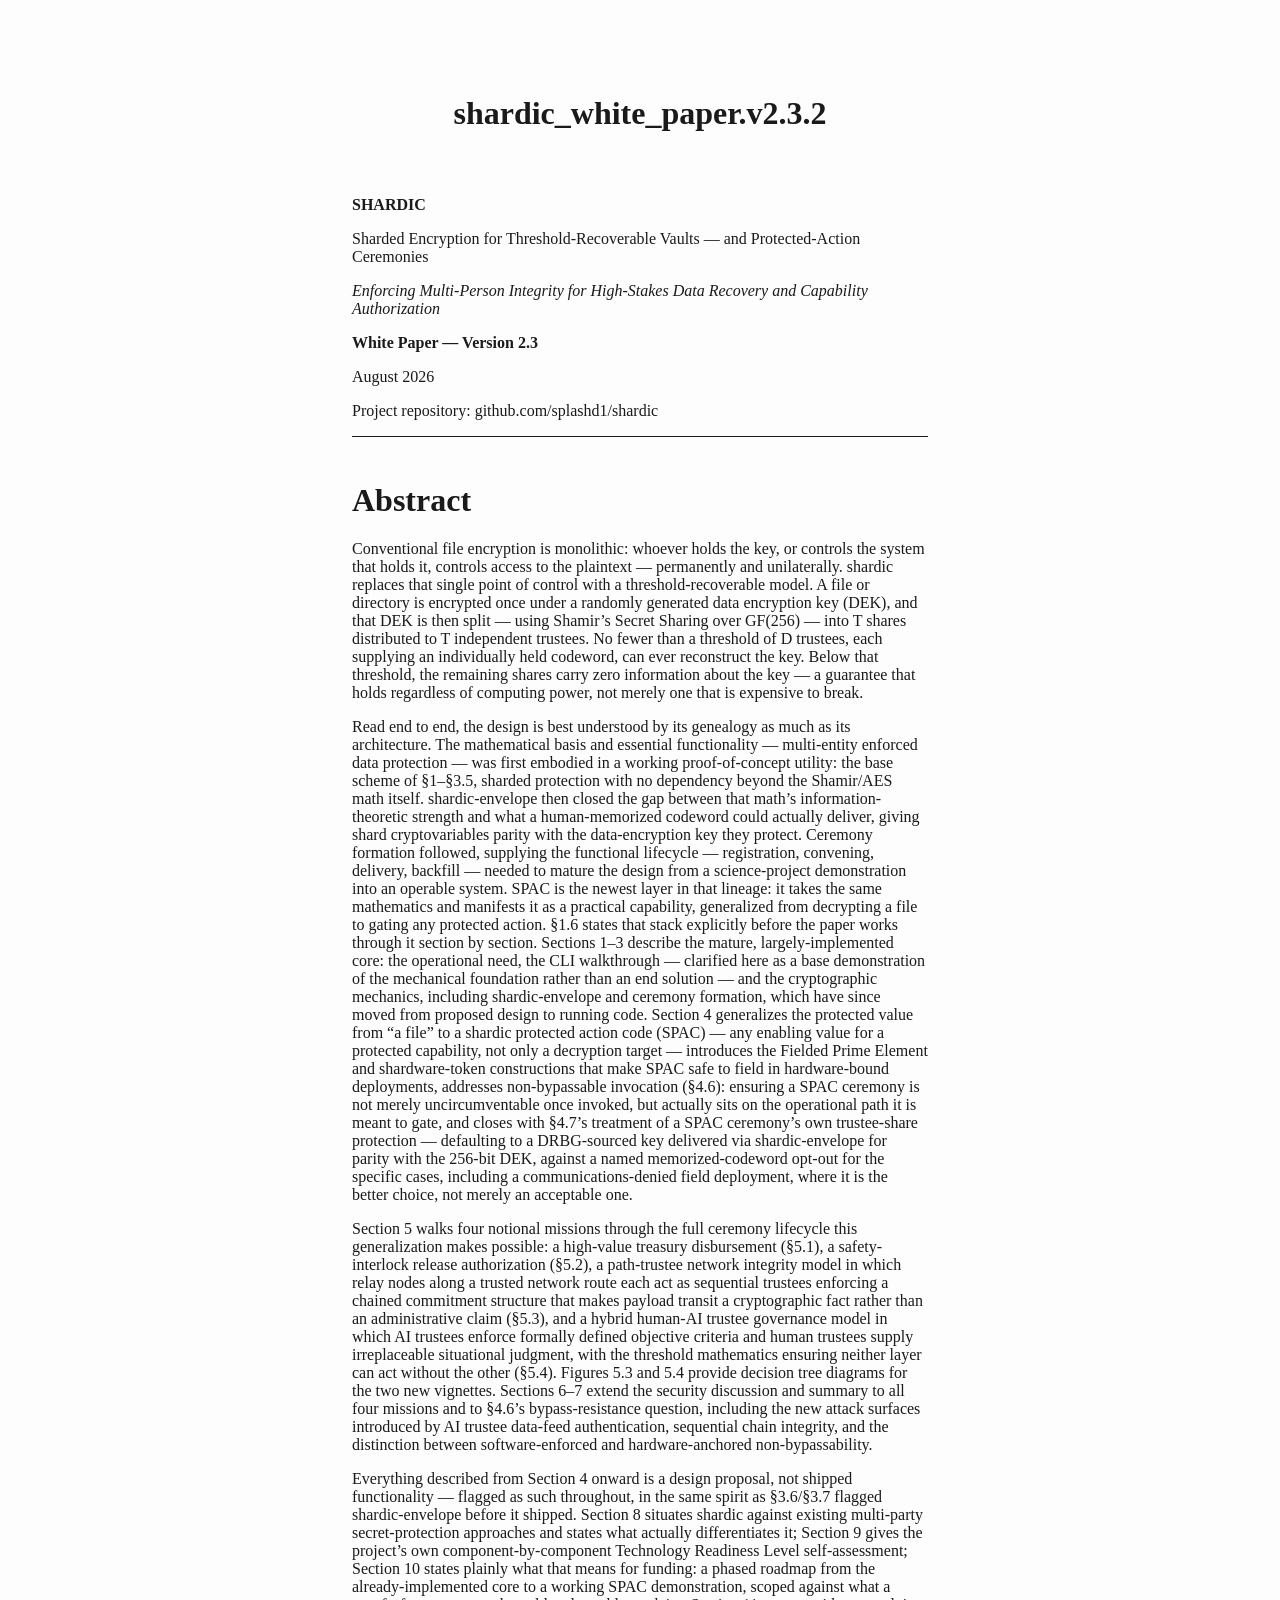
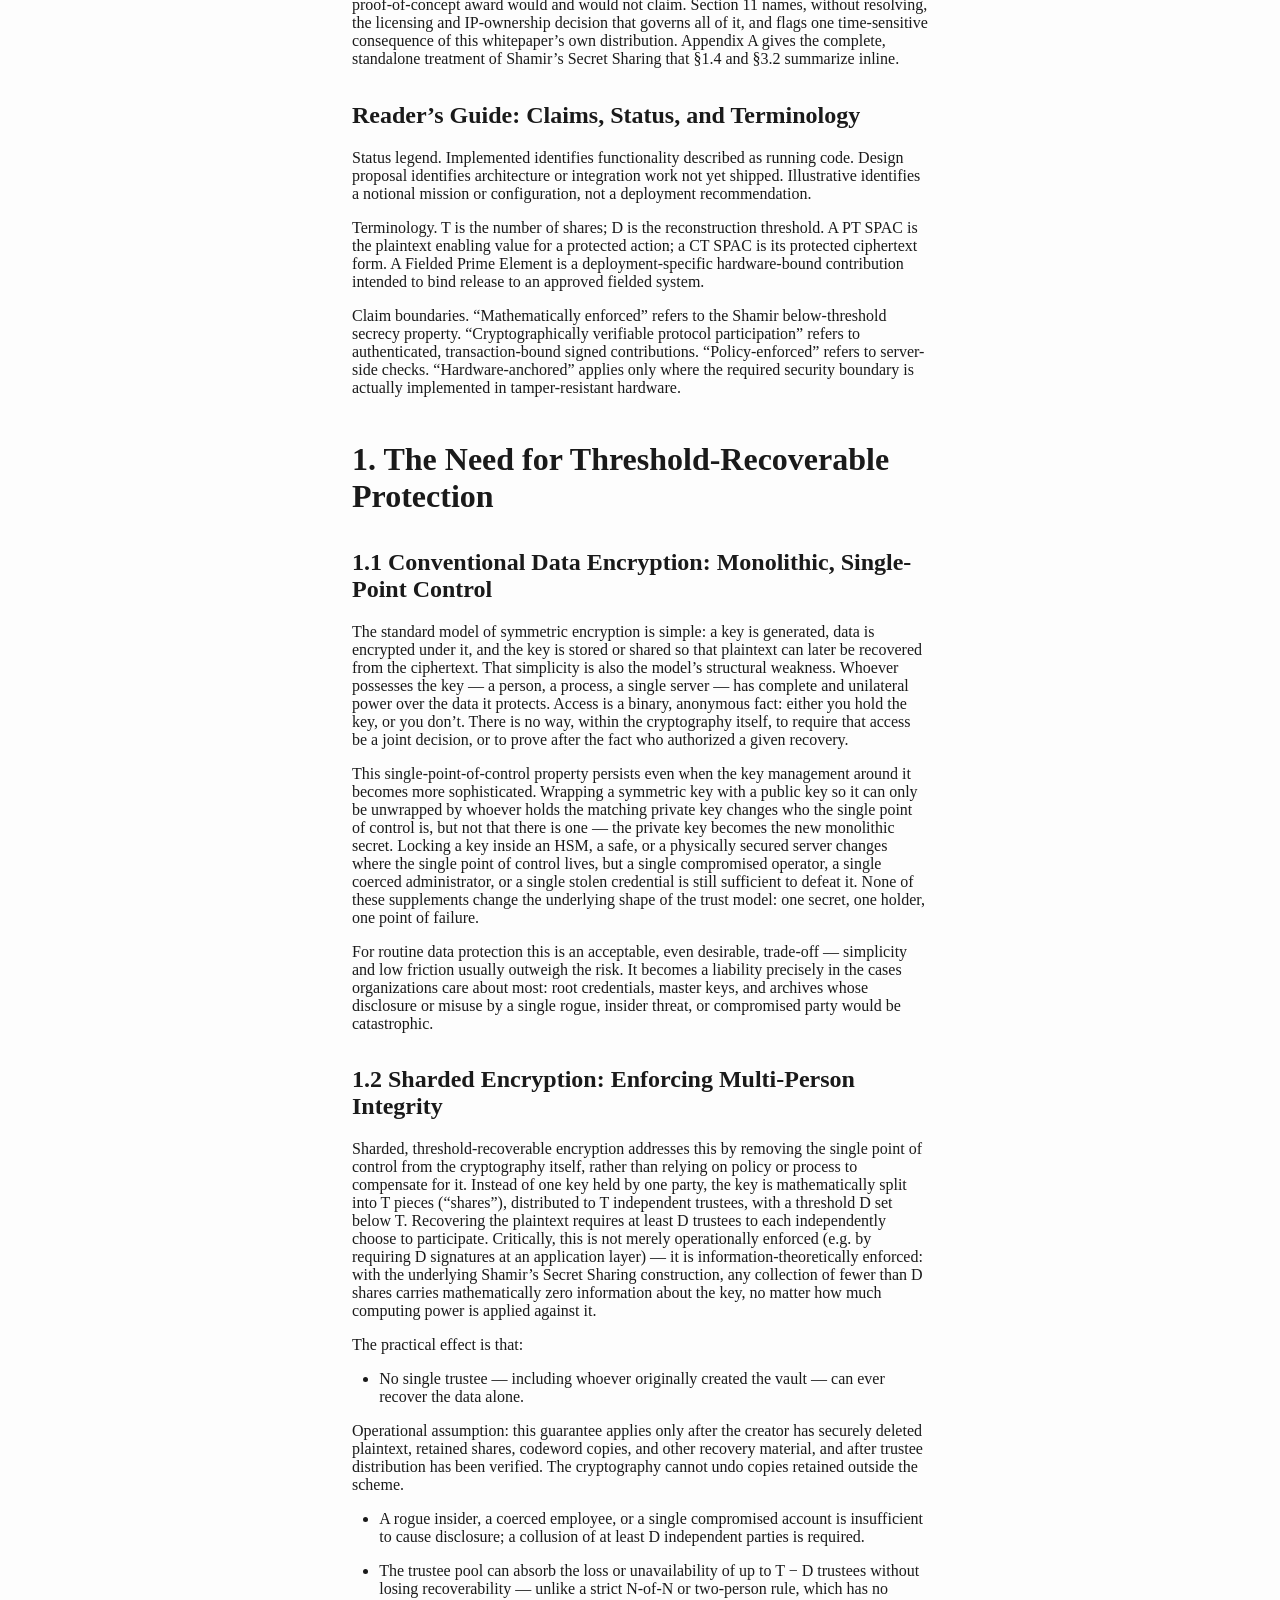
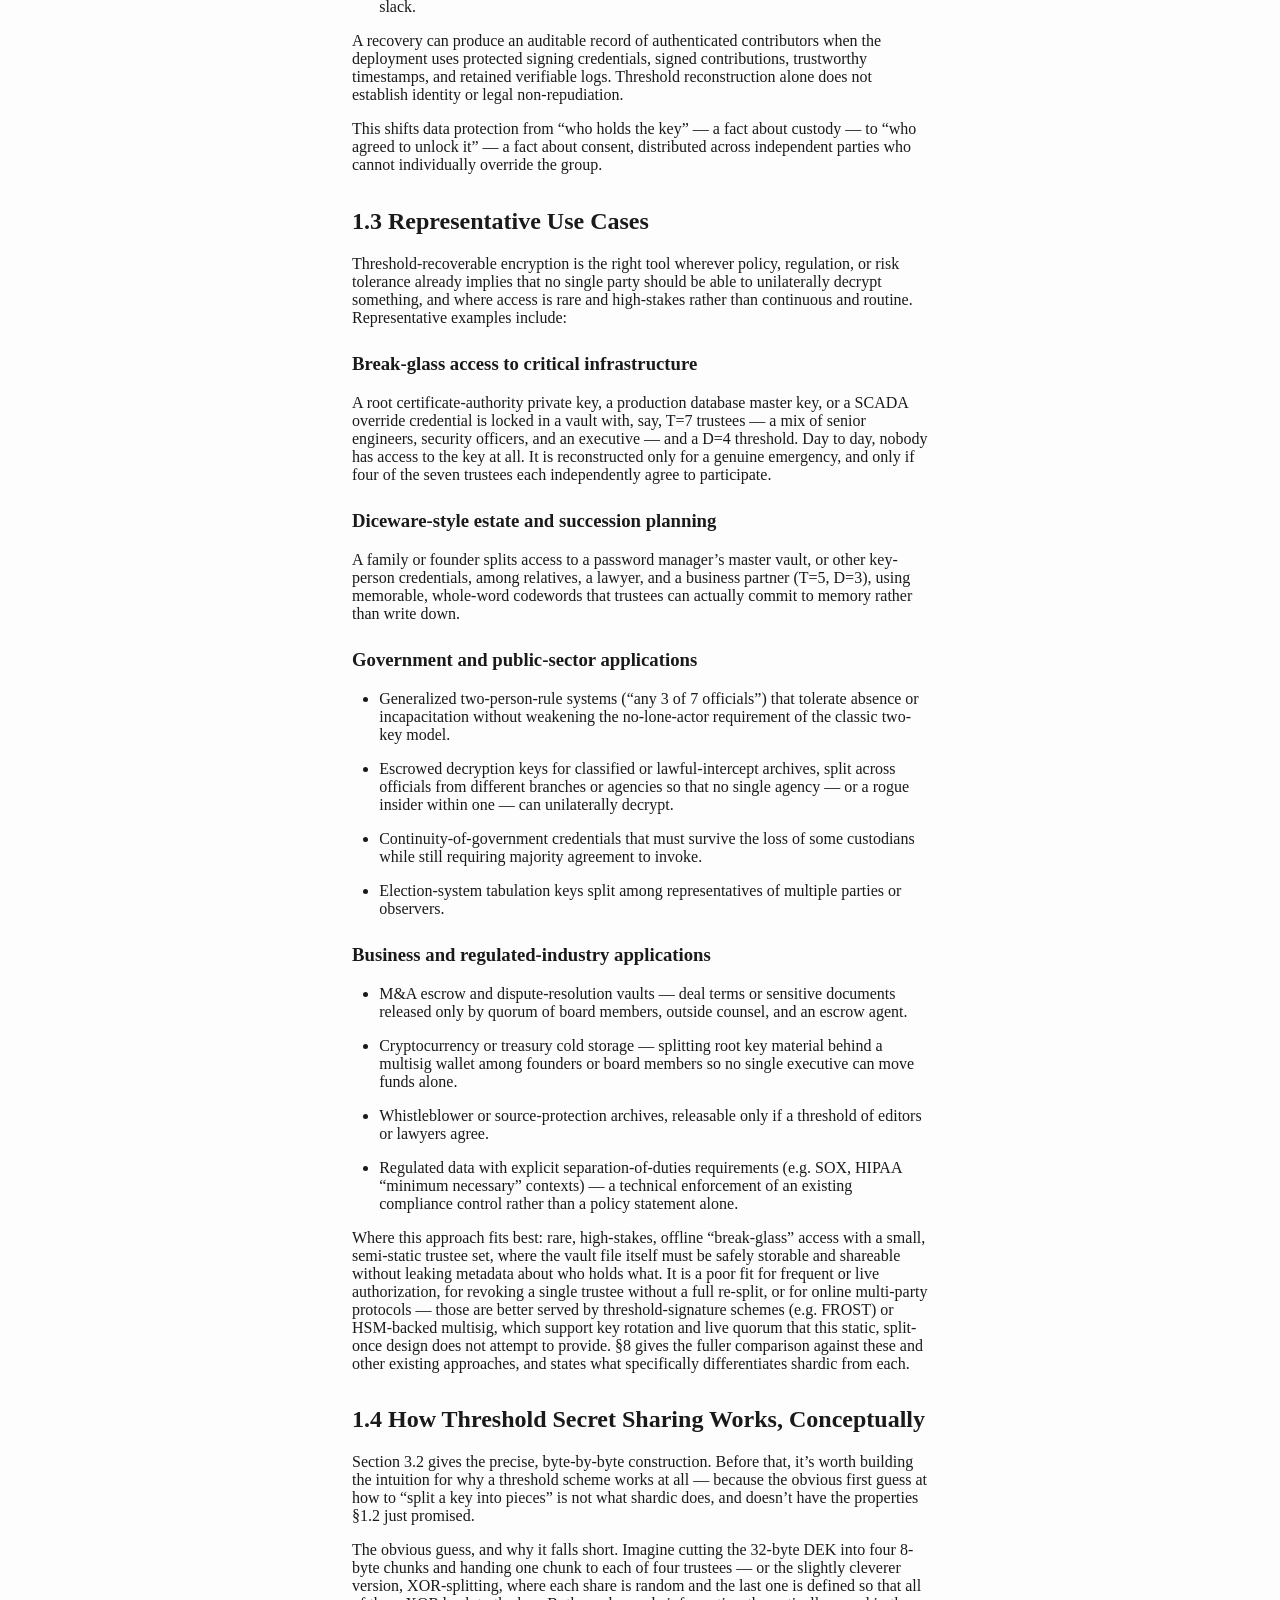
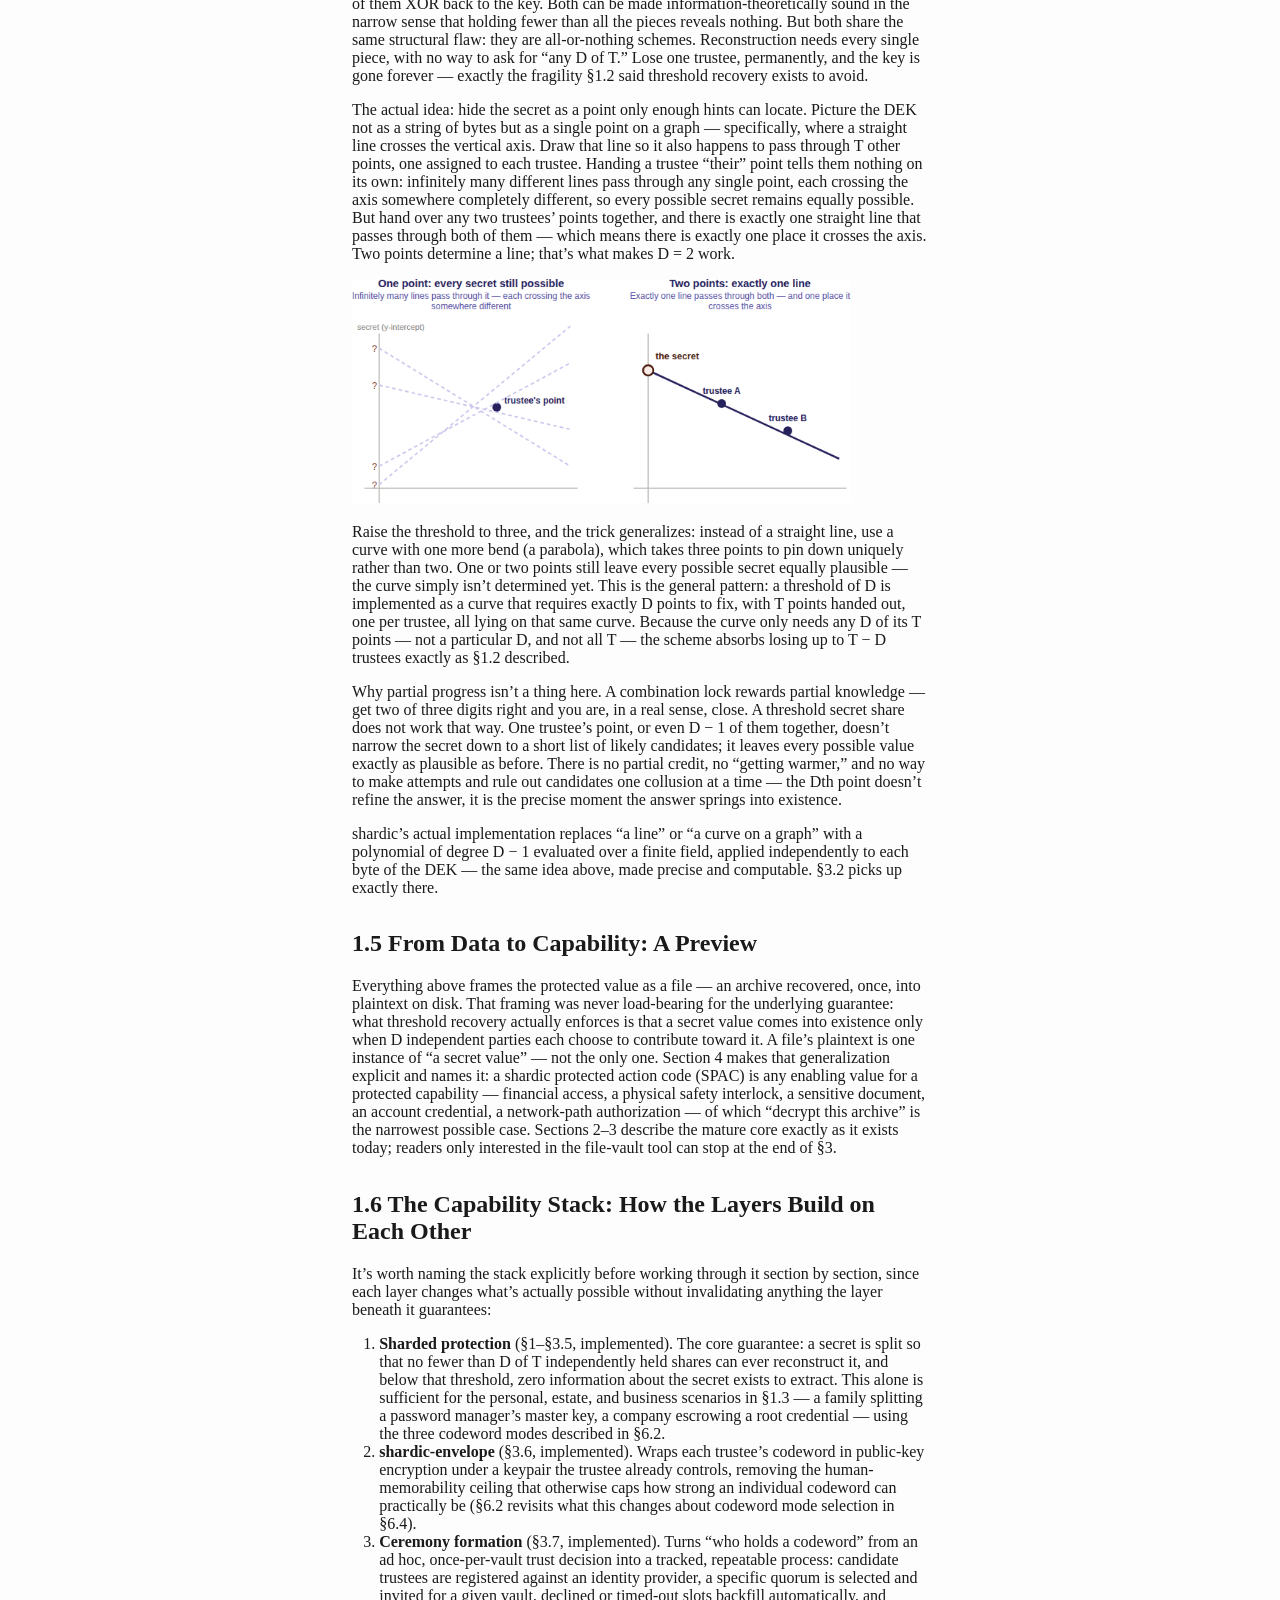
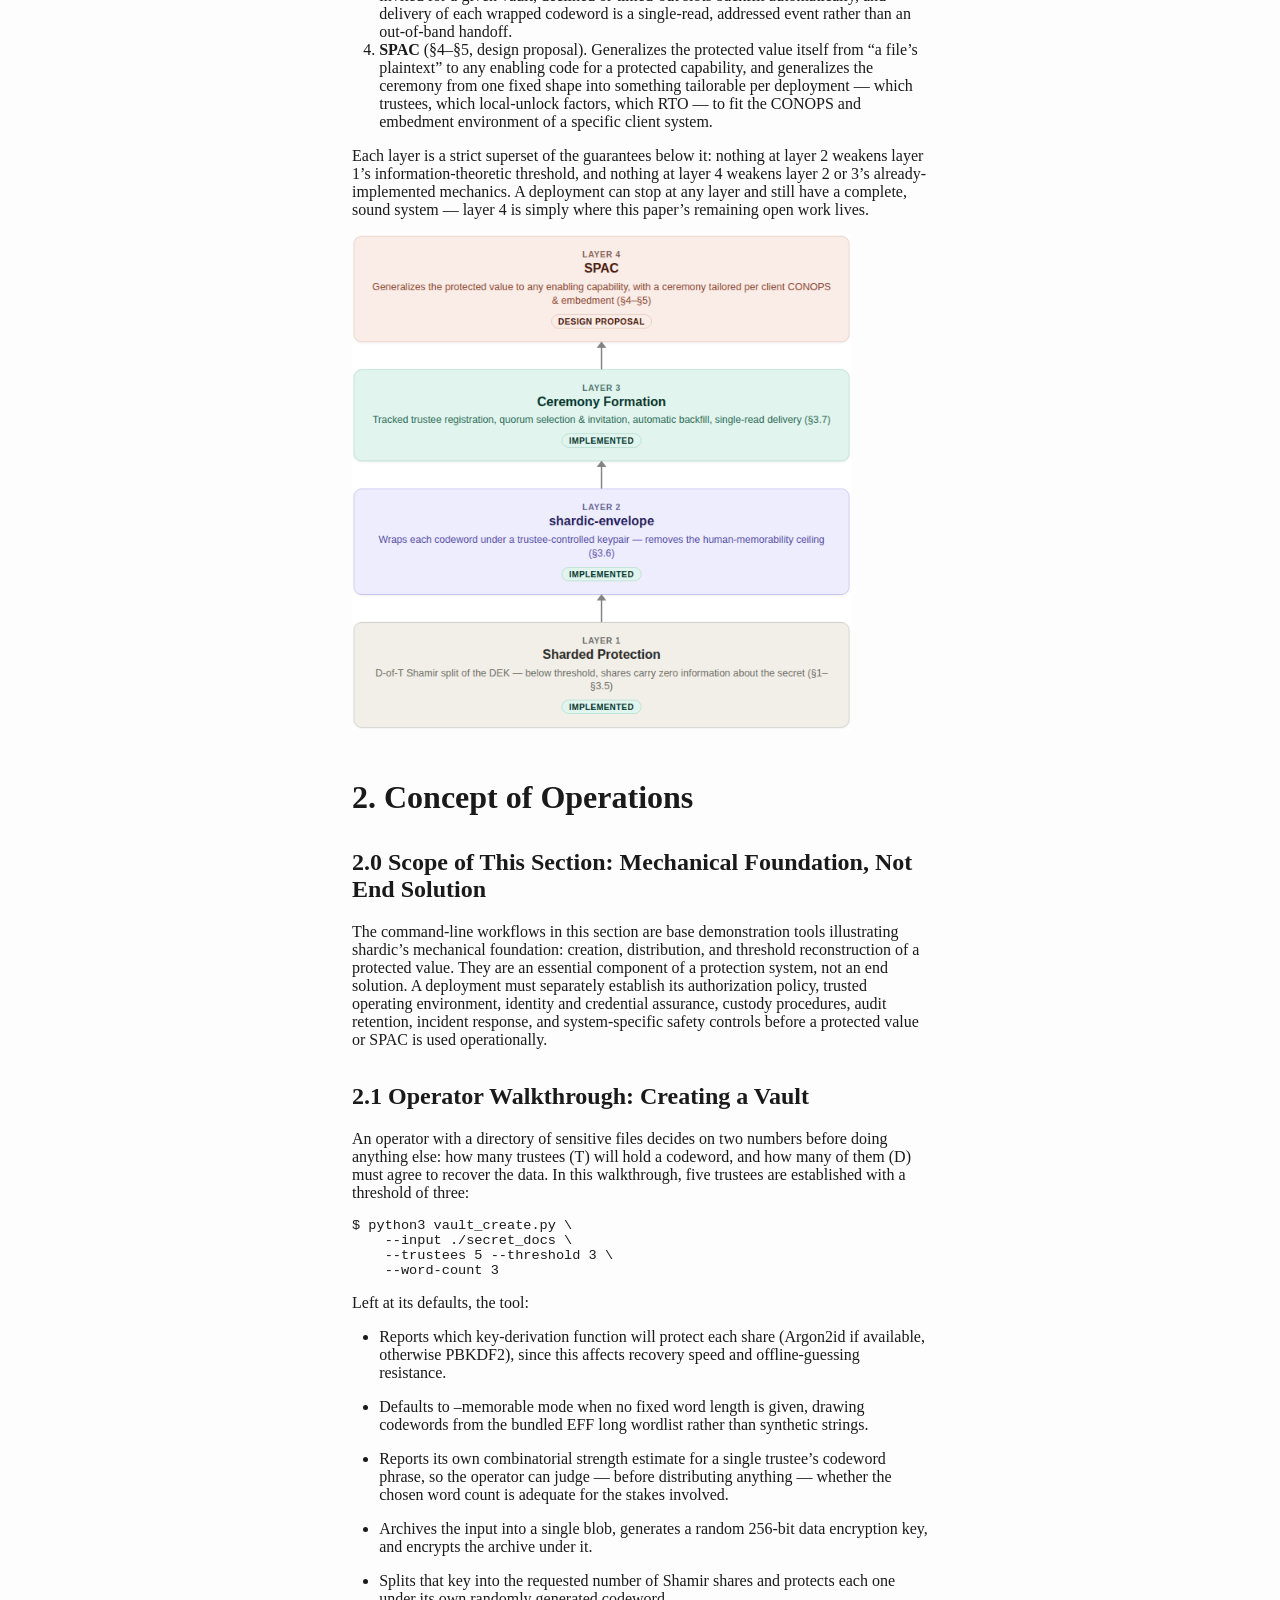
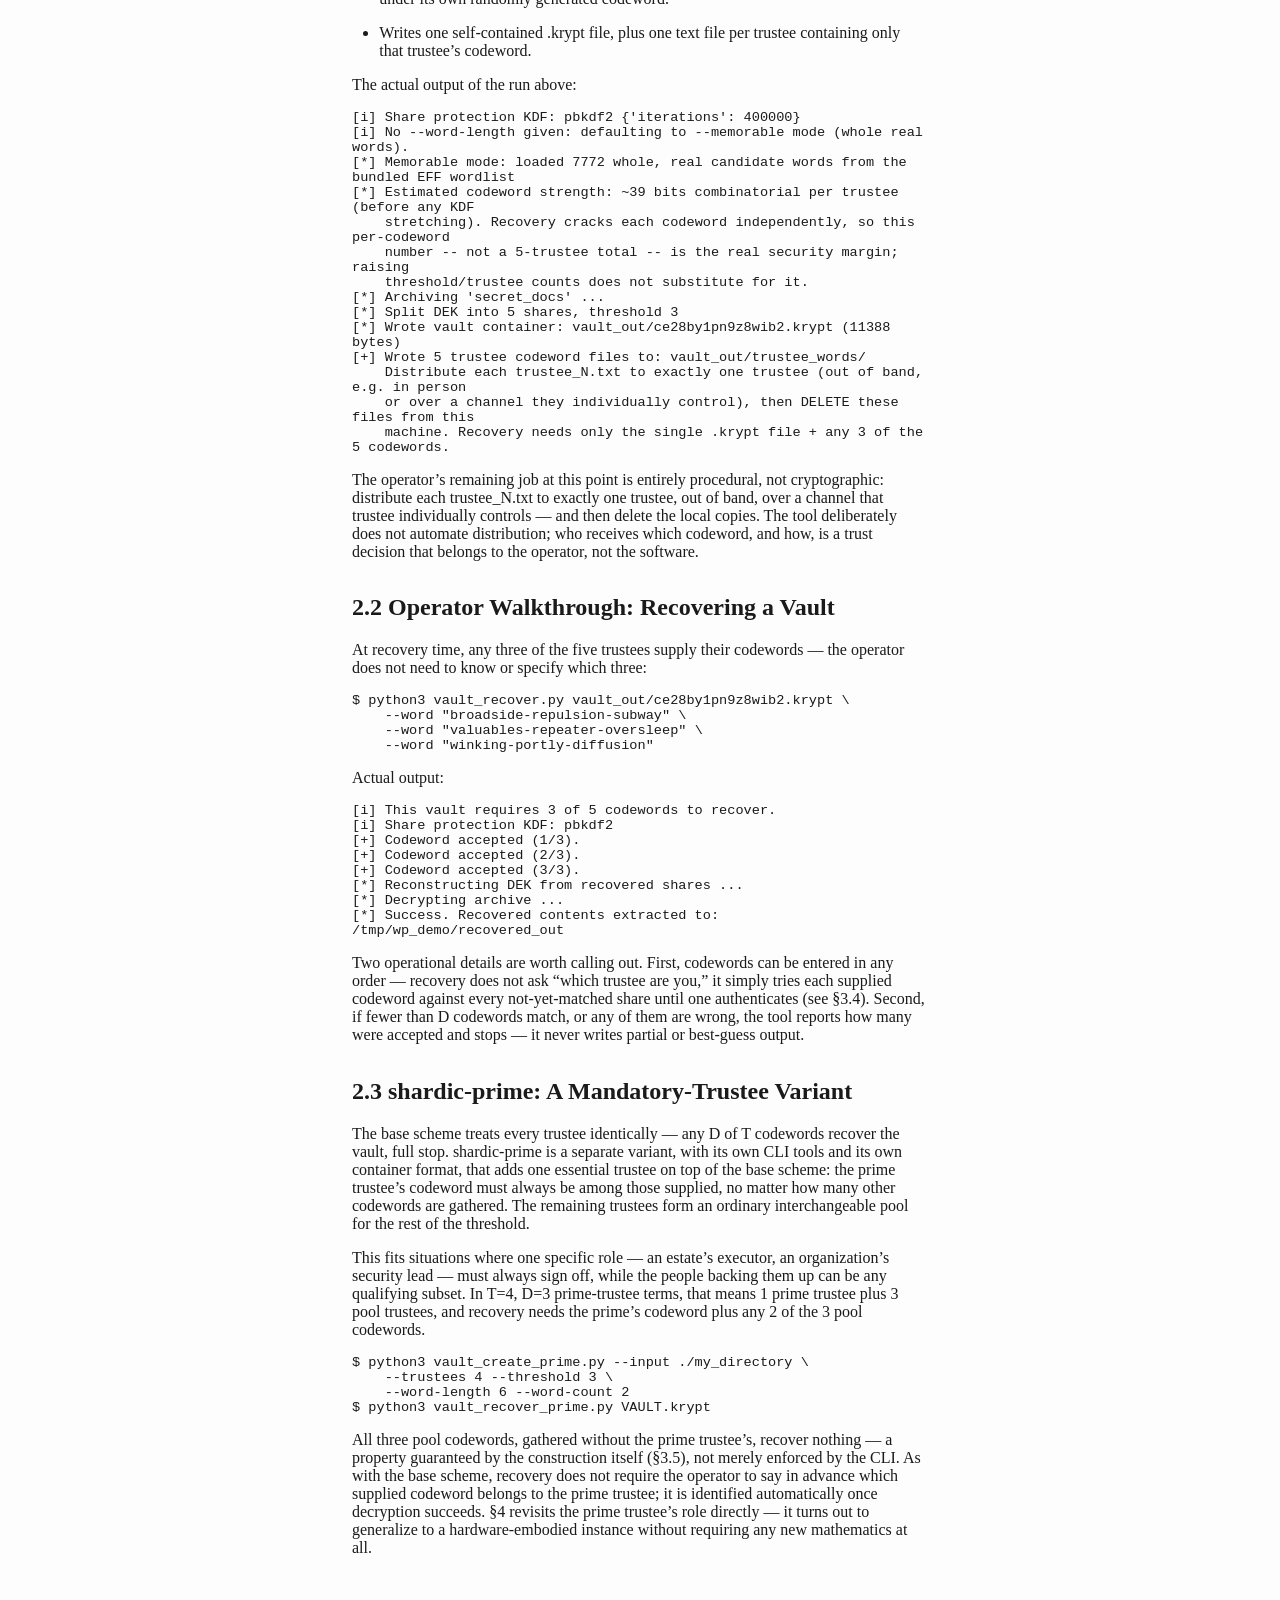
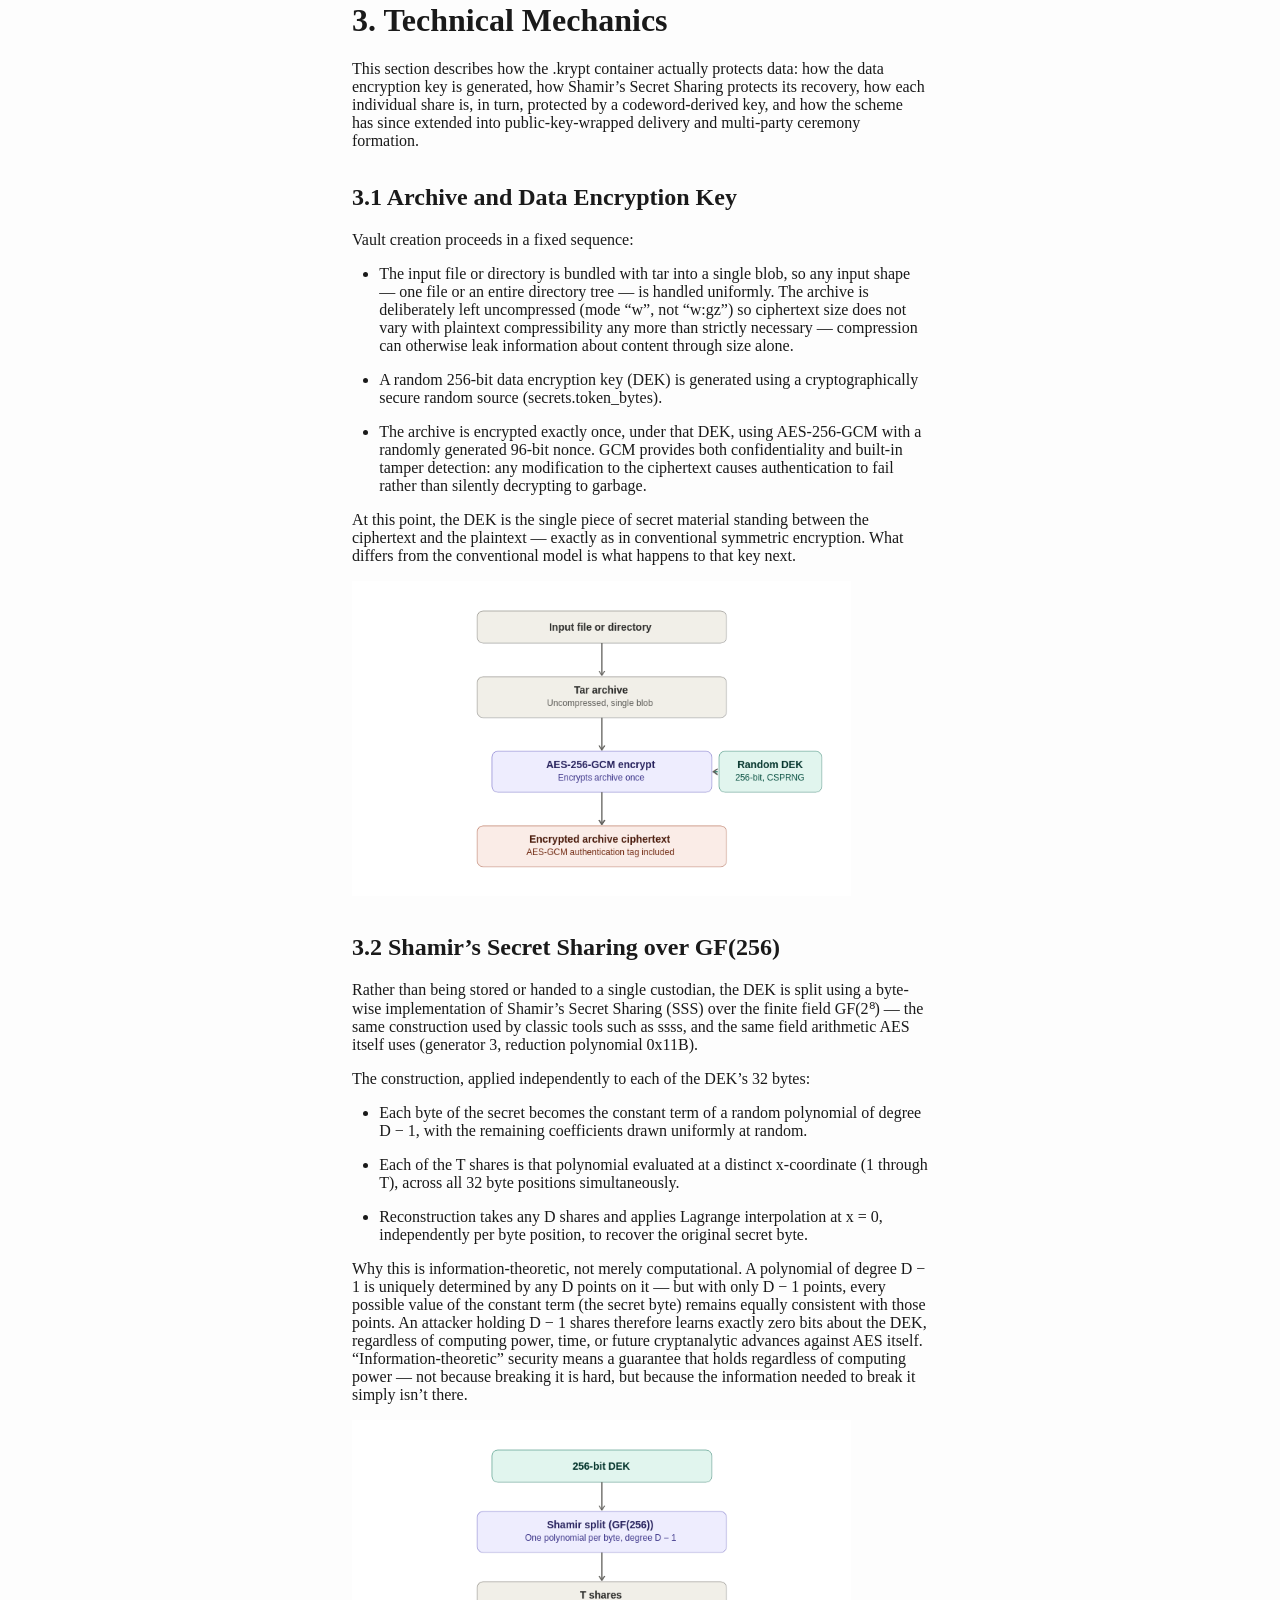
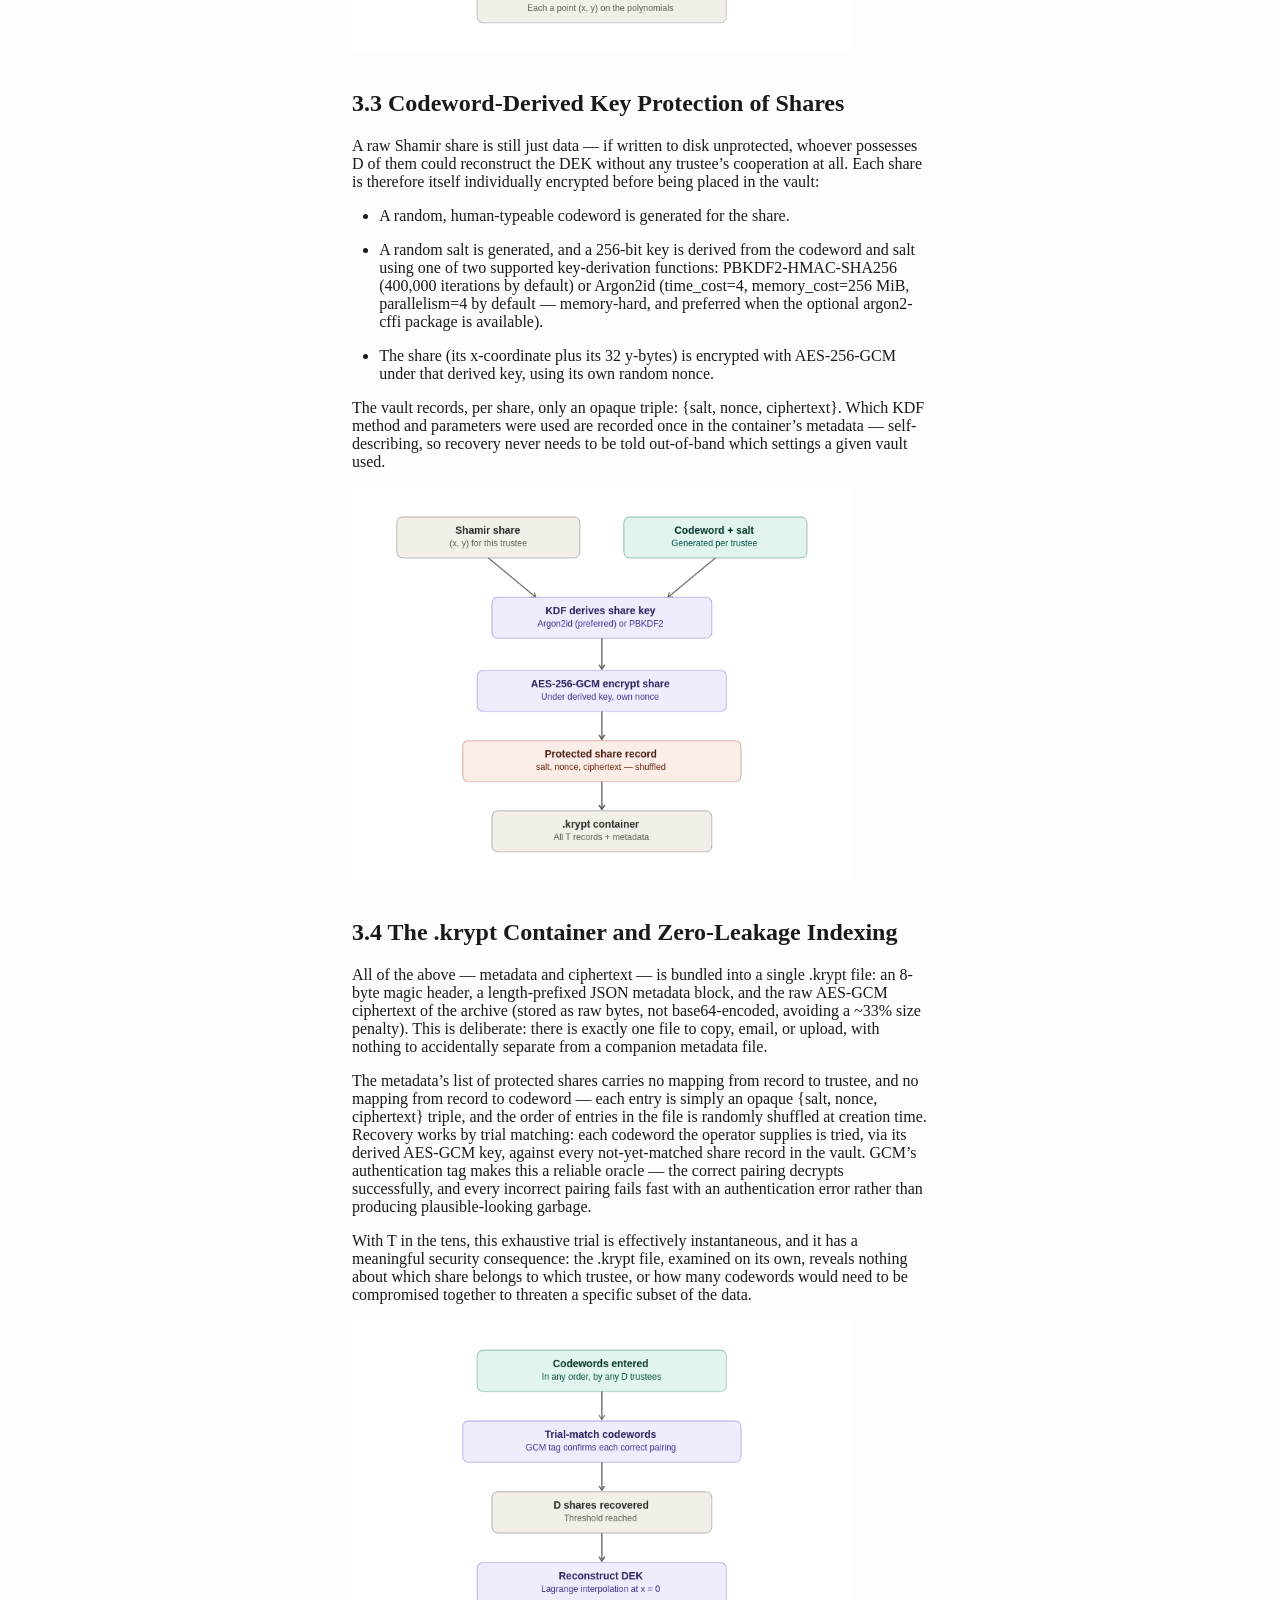
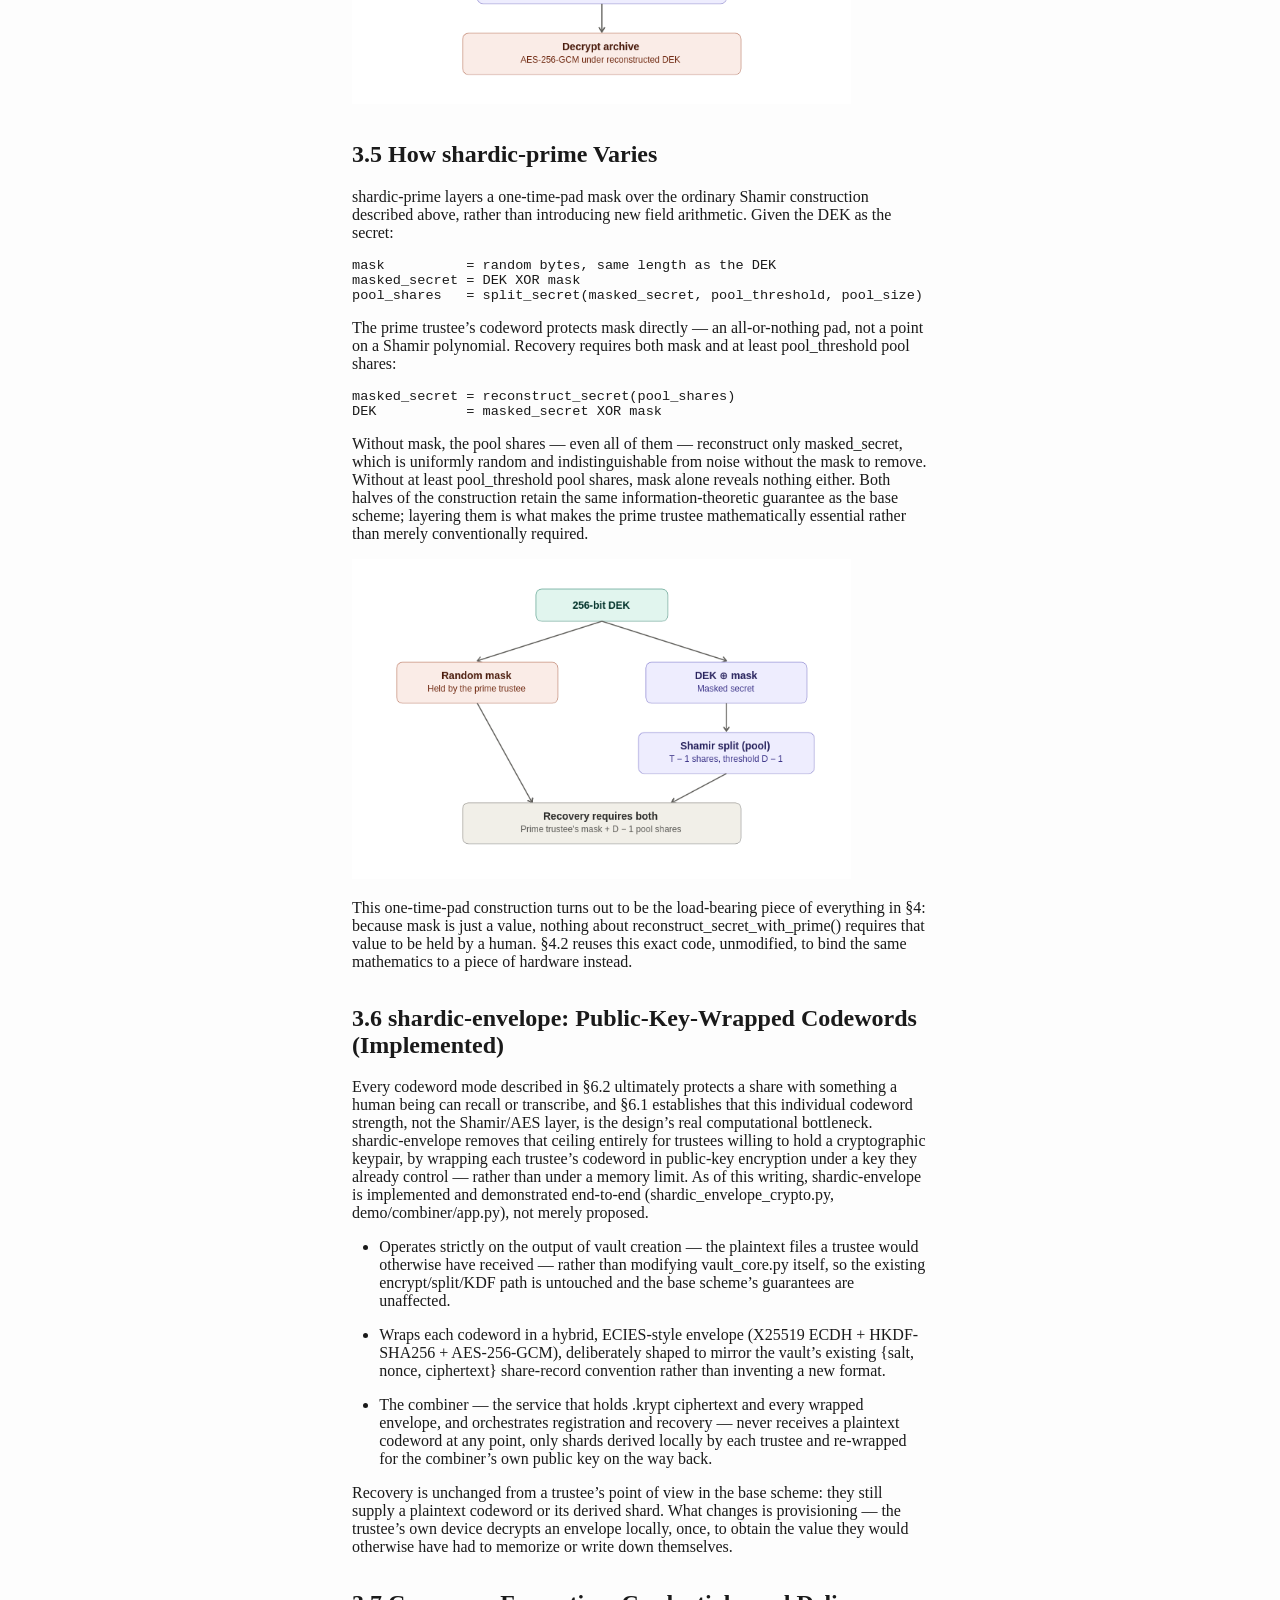
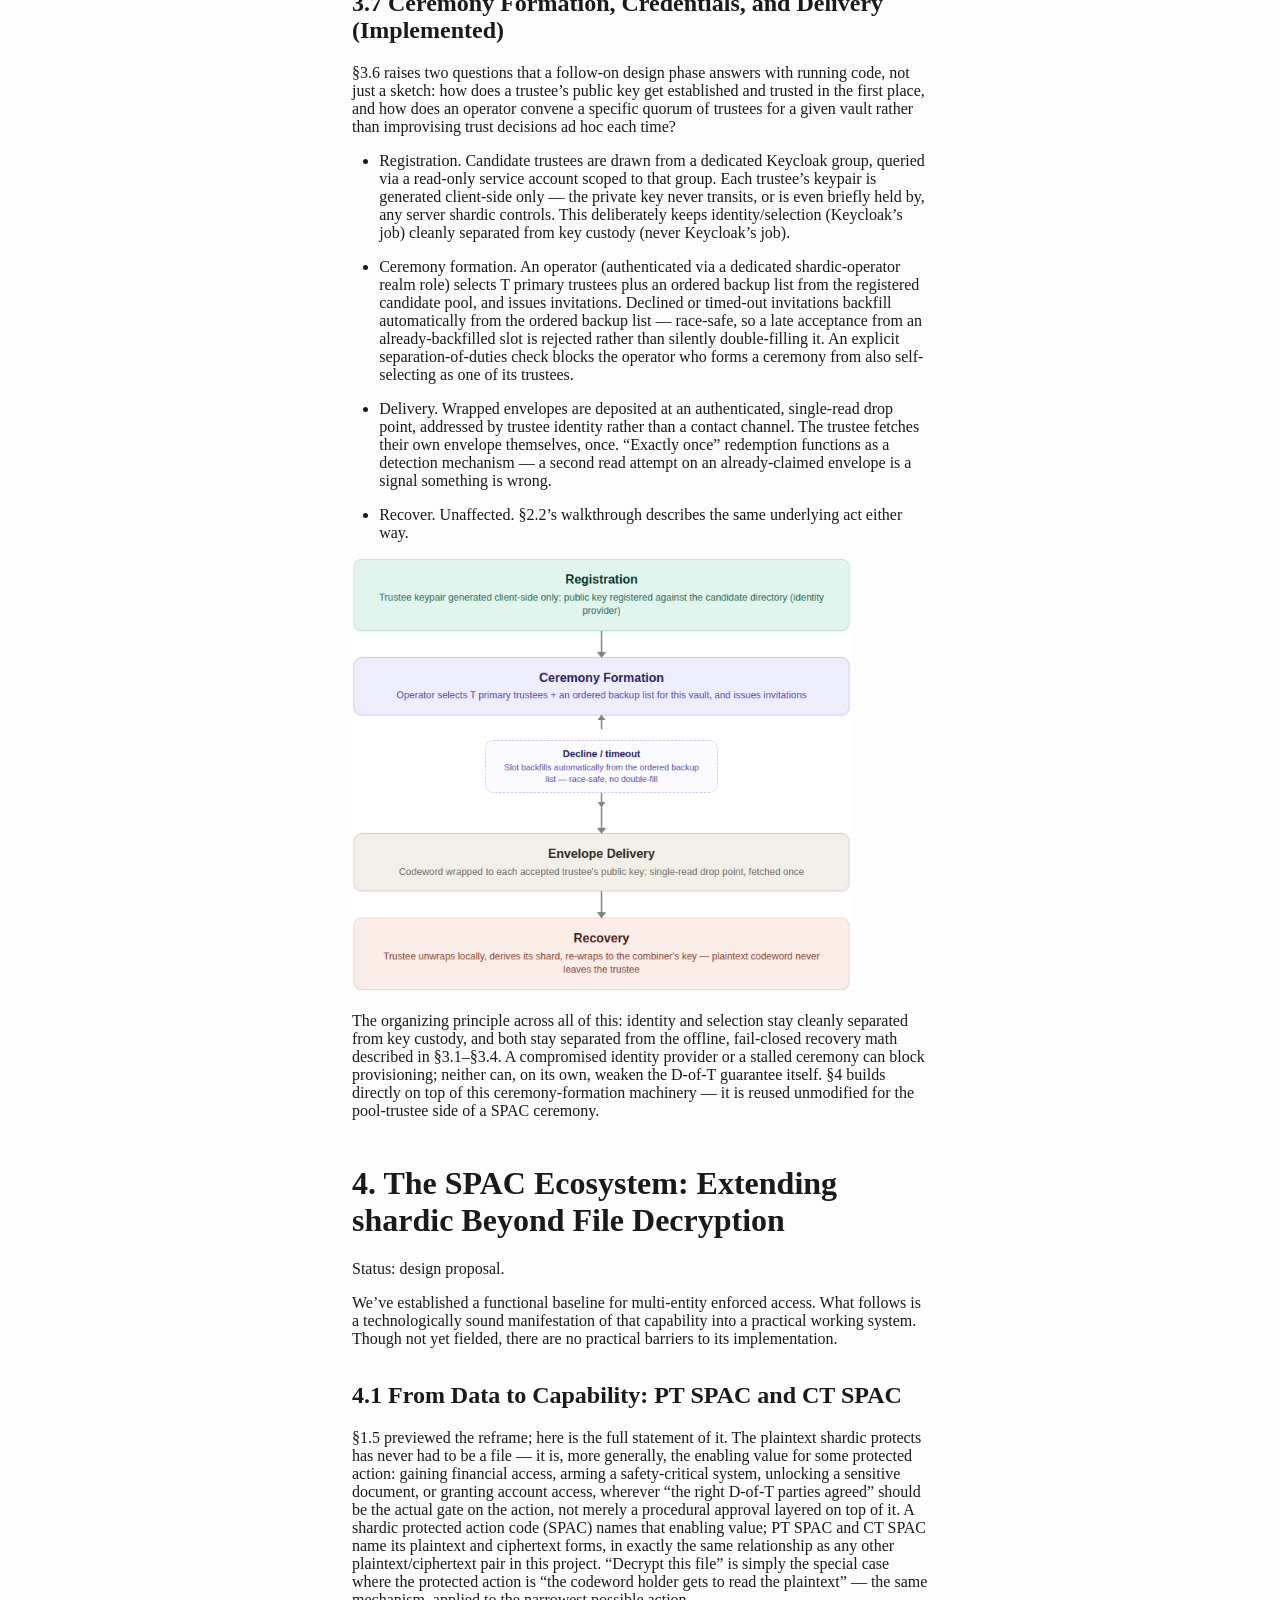
<file: docs/shardic_white_paper232.html>
<!DOCTYPE html>
<html xmlns="http://www.w3.org/1999/xhtml" lang="" xml:lang="">
<head>
  <meta charset="utf-8" />
  <meta name="generator" content="pandoc" />
  <meta name="viewport" content="width=device-width, initial-scale=1.0, user-scalable=yes" />
  <title>shardic_white_paper.v2.3.2</title>
  <style>
    html {
      color: #1a1a1a;
      background-color: #fdfdfd;
    }
    body {
      margin: 0 auto;
      max-width: 36em;
      padding-left: 50px;
      padding-right: 50px;
      padding-top: 50px;
      padding-bottom: 50px;
      hyphens: auto;
      overflow-wrap: break-word;
      text-rendering: optimizeLegibility;
      font-kerning: normal;
    }
    @media (max-width: 600px) {
      body {
        font-size: 0.9em;
        padding: 12px;
      }
      h1 {
        font-size: 1.8em;
      }
    }
    @media print {
      html {
        background-color: white;
      }
      body {
        background-color: transparent;
        color: black;
        font-size: 12pt;
      }
      p, h2, h3 {
        orphans: 3;
        widows: 3;
      }
      h2, h3, h4 {
        page-break-after: avoid;
      }
    }
    p {
      margin: 1em 0;
    }
    a {
      color: #1a1a1a;
    }
    a:visited {
      color: #1a1a1a;
    }
    img {
      max-width: 100%;
    }
    h1, h2, h3, h4, h5, h6 {
      margin-top: 1.4em;
    }
    h5, h6 {
      font-size: 1em;
      font-style: italic;
    }
    h6 {
      font-weight: normal;
    }
    ol, ul {
      padding-left: 1.7em;
      margin-top: 1em;
    }
    li > ol, li > ul {
      margin-top: 0;
    }
    blockquote {
      margin: 1em 0 1em 1.7em;
      padding-left: 1em;
      border-left: 2px solid #e6e6e6;
      color: #606060;
    }
    code {
      font-family: Menlo, Monaco, Consolas, 'Lucida Console', monospace;
      font-size: 85%;
      margin: 0;
      hyphens: manual;
    }
    pre {
      margin: 1em 0;
      overflow: auto;
    }
    pre code {
      padding: 0;
      overflow: visible;
      overflow-wrap: normal;
    }
    .sourceCode {
     background-color: transparent;
     overflow: visible;
    }
    hr {
      background-color: #1a1a1a;
      border: none;
      height: 1px;
      margin: 1em 0;
    }
    table {
      margin: 1em 0;
      border-collapse: collapse;
      width: 100%;
      overflow-x: auto;
      display: block;
      font-variant-numeric: lining-nums tabular-nums;
    }
    table caption {
      margin-bottom: 0.75em;
    }
    tbody {
      margin-top: 0.5em;
      border-top: 1px solid #1a1a1a;
      border-bottom: 1px solid #1a1a1a;
    }
    th {
      border-top: 1px solid #1a1a1a;
      padding: 0.25em 0.5em 0.25em 0.5em;
    }
    td {
      padding: 0.125em 0.5em 0.25em 0.5em;
    }
    header {
      margin-bottom: 4em;
      text-align: center;
    }
    #TOC li {
      list-style: none;
    }
    #TOC ul {
      padding-left: 1.3em;
    }
    #TOC > ul {
      padding-left: 0;
    }
    #TOC a:not(:hover) {
      text-decoration: none;
    }
    code{white-space: pre-wrap;}
    span.smallcaps{font-variant: small-caps;}
    div.columns{display: flex; gap: min(4vw, 1.5em);}
    div.column{flex: auto; overflow-x: auto;}
    div.hanging-indent{margin-left: 1.5em; text-indent: -1.5em;}
    /* The extra [class] is a hack that increases specificity enough to
       override a similar rule in reveal.js */
    ul.task-list[class]{list-style: none;}
    ul.task-list li input[type="checkbox"] {
      font-size: inherit;
      width: 0.8em;
      margin: 0 0.8em 0.2em -1.6em;
      vertical-align: middle;
    }
    .display.math{display: block; text-align: center; margin: 0.5rem auto;}
  </style>
</head>
<body>
<header id="title-block-header">
<h1 class="title">shardic_white_paper.v2.3.2</h1>
</header>
<p><strong>SHARDIC</strong></p>
<p>Sharded Encryption for Threshold-Recoverable Vaults — and
Protected-Action Ceremonies</p>
<p><em>Enforcing Multi-Person Integrity for High-Stakes Data Recovery
and Capability Authorization</em></p>
<p><strong>White Paper — Version 2.3</strong></p>
<p>August 2026</p>
<p>Project repository: github.com/splashd1/shardic</p>
<hr />
<h1 id="abstract">Abstract</h1>
<p>Conventional file encryption is monolithic: whoever holds the key, or
controls the system that holds it, controls access to the plaintext —
permanently and unilaterally. shardic replaces that single point of
control with a threshold-recoverable model. A file or directory is
encrypted once under a randomly generated data encryption key (DEK), and
that DEK is then split — using Shamir’s Secret Sharing over GF(256) —
into T shares distributed to T independent trustees. No fewer than a
threshold of D trustees, each supplying an individually held codeword,
can ever reconstruct the key. Below that threshold, the remaining shares
carry zero information about the key — a guarantee that holds regardless
of computing power, not merely one that is expensive to break.</p>
<p>Read end to end, the design is best understood by its genealogy as
much as its architecture. The mathematical basis and essential
functionality — multi-entity enforced data protection — was first
embodied in a working proof-of-concept utility: the base scheme of
§1–§3.5, sharded protection with no dependency beyond the Shamir/AES
math itself. shardic-envelope then closed the gap between that math’s
information-theoretic strength and what a human-memorized codeword could
actually deliver, giving shard cryptovariables parity with the
data-encryption key they protect. Ceremony formation followed, supplying
the functional lifecycle — registration, convening, delivery, backfill —
needed to mature the design from a science-project demonstration into an
operable system. SPAC is the newest layer in that lineage: it takes the
same mathematics and manifests it as a practical capability, generalized
from decrypting a file to gating any protected action. §1.6 states that
stack explicitly before the paper works through it section by section.
Sections 1–3 describe the mature, largely-implemented core: the
operational need, the CLI walkthrough — clarified here as a base
demonstration of the mechanical foundation rather than an end solution —
and the cryptographic mechanics, including shardic-envelope and ceremony
formation, which have since moved from proposed design to running code.
Section 4 generalizes the protected value from “a file” to a shardic
protected action code (SPAC) — any enabling value for a protected
capability, not only a decryption target — introduces the Fielded Prime
Element and shardware-token constructions that make SPAC safe to field
in hardware-bound deployments, addresses non-bypassable invocation
(§4.6): ensuring a SPAC ceremony is not merely uncircumventable once
invoked, but actually sits on the operational path it is meant to gate,
and closes with §4.7’s treatment of a SPAC ceremony’s own trustee-share
protection — defaulting to a DRBG-sourced key delivered via
shardic-envelope for parity with the 256-bit DEK, against a named
memorized-codeword opt-out for the specific cases, including a
communications-denied field deployment, where it is the better choice,
not merely an acceptable one.</p>
<p>Section 5 walks four notional missions through the full ceremony
lifecycle this generalization makes possible: a high-value treasury
disbursement (§5.1), a safety-interlock release authorization (§5.2), a
path-trustee network integrity model in which relay nodes along a
trusted network route each act as sequential trustees enforcing a
chained commitment structure that makes payload transit a cryptographic
fact rather than an administrative claim (§5.3), and a hybrid human-AI
trustee governance model in which AI trustees enforce formally defined
objective criteria and human trustees supply irreplaceable situational
judgment, with the threshold mathematics ensuring neither layer can act
without the other (§5.4). Figures 5.3 and 5.4 provide decision tree
diagrams for the two new vignettes. Sections 6–7 extend the security
discussion and summary to all four missions and to §4.6’s
bypass-resistance question, including the new attack surfaces introduced
by AI trustee data-feed authentication, sequential chain integrity, and
the distinction between software-enforced and hardware-anchored
non-bypassability.</p>
<p>Everything described from Section 4 onward is a design proposal, not
shipped functionality — flagged as such throughout, in the same spirit
as §3.6/§3.7 flagged shardic-envelope before it shipped. Section 8
situates shardic against existing multi-party secret-protection
approaches and states what actually differentiates it; Section 9 gives
the project’s own component-by-component Technology Readiness Level
self-assessment; Section 10 states plainly what that means for funding:
a phased roadmap from the already-implemented core to a working SPAC
demonstration, scoped against what a proof-of-concept award would and
would not claim. Section 11 names, without resolving, the licensing and
IP-ownership decision that governs all of it, and flags one
time-sensitive consequence of this whitepaper’s own distribution.
Appendix A gives the complete, standalone treatment of Shamir’s Secret
Sharing that §1.4 and §3.2 summarize inline.</p>
<h2 id="readers-guide-claims-status-and-terminology">Reader’s Guide:
Claims, Status, and Terminology</h2>
<p>Status legend. Implemented identifies functionality described as
running code. Design proposal identifies architecture or integration
work not yet shipped. Illustrative identifies a notional mission or
configuration, not a deployment recommendation.</p>
<p>Terminology. T is the number of shares; D is the reconstruction
threshold. A PT SPAC is the plaintext enabling value for a protected
action; a CT SPAC is its protected ciphertext form. A Fielded Prime
Element is a deployment-specific hardware-bound contribution intended to
bind release to an approved fielded system.</p>
<p>Claim boundaries. “Mathematically enforced” refers to the Shamir
below-threshold secrecy property. “Cryptographically verifiable protocol
participation” refers to authenticated, transaction-bound signed
contributions. “Policy-enforced” refers to server-side checks.
“Hardware-anchored” applies only where the required security boundary is
actually implemented in tamper-resistant hardware.</p>
<h1 id="the-need-for-threshold-recoverable-protection">1. The Need for
Threshold-Recoverable Protection</h1>
<h2
id="conventional-data-encryption-monolithic-single-point-control">1.1
Conventional Data Encryption: Monolithic, Single-Point Control</h2>
<p>The standard model of symmetric encryption is simple: a key is
generated, data is encrypted under it, and the key is stored or shared
so that plaintext can later be recovered from the ciphertext. That
simplicity is also the model’s structural weakness. Whoever possesses
the key — a person, a process, a single server — has complete and
unilateral power over the data it protects. Access is a binary,
anonymous fact: either you hold the key, or you don’t. There is no way,
within the cryptography itself, to require that access be a joint
decision, or to prove after the fact who authorized a given
recovery.</p>
<p>This single-point-of-control property persists even when the key
management around it becomes more sophisticated. Wrapping a symmetric
key with a public key so it can only be unwrapped by whoever holds the
matching private key changes who the single point of control is, but not
that there is one — the private key becomes the new monolithic secret.
Locking a key inside an HSM, a safe, or a physically secured server
changes where the single point of control lives, but a single
compromised operator, a single coerced administrator, or a single stolen
credential is still sufficient to defeat it. None of these supplements
change the underlying shape of the trust model: one secret, one holder,
one point of failure.</p>
<p>For routine data protection this is an acceptable, even desirable,
trade-off — simplicity and low friction usually outweigh the risk. It
becomes a liability precisely in the cases organizations care about
most: root credentials, master keys, and archives whose disclosure or
misuse by a single rogue, insider threat, or compromised party would be
catastrophic.</p>
<h2 id="sharded-encryption-enforcing-multi-person-integrity">1.2 Sharded
Encryption: Enforcing Multi-Person Integrity</h2>
<p>Sharded, threshold-recoverable encryption addresses this by removing
the single point of control from the cryptography itself, rather than
relying on policy or process to compensate for it. Instead of one key
held by one party, the key is mathematically split into T pieces
(“shares”), distributed to T independent trustees, with a threshold D
set below T. Recovering the plaintext requires at least D trustees to
each independently choose to participate. Critically, this is not merely
operationally enforced (e.g. by requiring D signatures at an application
layer) — it is information-theoretically enforced: with the underlying
Shamir’s Secret Sharing construction, any collection of fewer than D
shares carries mathematically zero information about the key, no matter
how much computing power is applied against it.</p>
<p>The practical effect is that:</p>
<ul>
<li>No single trustee — including whoever originally created the vault —
can ever recover the data alone.</li>
</ul>
<p>Operational assumption: this guarantee applies only after the creator
has securely deleted plaintext, retained shares, codeword copies, and
other recovery material, and after trustee distribution has been
verified. The cryptography cannot undo copies retained outside the
scheme.</p>
<ul>
<li><p>A rogue insider, a coerced employee, or a single compromised
account is insufficient to cause disclosure; a collusion of at least D
independent parties is required.</p></li>
<li><p>The trustee pool can absorb the loss or unavailability of up to T
− D trustees without losing recoverability — unlike a strict N-of-N or
two-person rule, which has no slack.</p></li>
</ul>
<p>A recovery can produce an auditable record of authenticated
contributors when the deployment uses protected signing credentials,
signed contributions, trustworthy timestamps, and retained verifiable
logs. Threshold reconstruction alone does not establish identity or
legal non-repudiation.</p>
<p>This shifts data protection from “who holds the key” — a fact about
custody — to “who agreed to unlock it” — a fact about consent,
distributed across independent parties who cannot individually override
the group.</p>
<h2 id="representative-use-cases">1.3 Representative Use Cases</h2>
<p>Threshold-recoverable encryption is the right tool wherever policy,
regulation, or risk tolerance already implies that no single party
should be able to unilaterally decrypt something, and where access is
rare and high-stakes rather than continuous and routine. Representative
examples include:</p>
<h3 id="break-glass-access-to-critical-infrastructure">Break-glass
access to critical infrastructure</h3>
<p>A root certificate-authority private key, a production database
master key, or a SCADA override credential is locked in a vault with,
say, T=7 trustees — a mix of senior engineers, security officers, and an
executive — and a D=4 threshold. Day to day, nobody has access to the
key at all. It is reconstructed only for a genuine emergency, and only
if four of the seven trustees each independently agree to
participate.</p>
<h3 id="diceware-style-estate-and-succession-planning">Diceware-style
estate and succession planning</h3>
<p>A family or founder splits access to a password manager’s master
vault, or other key-person credentials, among relatives, a lawyer, and a
business partner (T=5, D=3), using memorable, whole-word codewords that
trustees can actually commit to memory rather than write down.</p>
<h3 id="government-and-public-sector-applications">Government and
public-sector applications</h3>
<ul>
<li><p>Generalized two-person-rule systems (“any 3 of 7 officials”) that
tolerate absence or incapacitation without weakening the no-lone-actor
requirement of the classic two-key model.</p></li>
<li><p>Escrowed decryption keys for classified or lawful-intercept
archives, split across officials from different branches or agencies so
that no single agency — or a rogue insider within one — can unilaterally
decrypt.</p></li>
<li><p>Continuity-of-government credentials that must survive the loss
of some custodians while still requiring majority agreement to
invoke.</p></li>
<li><p>Election-system tabulation keys split among representatives of
multiple parties or observers.</p></li>
</ul>
<h3 id="business-and-regulated-industry-applications">Business and
regulated-industry applications</h3>
<ul>
<li><p>M&amp;A escrow and dispute-resolution vaults — deal terms or
sensitive documents released only by quorum of board members, outside
counsel, and an escrow agent.</p></li>
<li><p>Cryptocurrency or treasury cold storage — splitting root key
material behind a multisig wallet among founders or board members so no
single executive can move funds alone.</p></li>
<li><p>Whistleblower or source-protection archives, releasable only if a
threshold of editors or lawyers agree.</p></li>
<li><p>Regulated data with explicit separation-of-duties requirements
(e.g. SOX, HIPAA “minimum necessary” contexts) — a technical enforcement
of an existing compliance control rather than a policy statement
alone.</p></li>
</ul>
<p>Where this approach fits best: rare, high-stakes, offline
“break-glass” access with a small, semi-static trustee set, where the
vault file itself must be safely storable and shareable without leaking
metadata about who holds what. It is a poor fit for frequent or live
authorization, for revoking a single trustee without a full re-split, or
for online multi-party protocols — those are better served by
threshold-signature schemes (e.g. FROST) or HSM-backed multisig, which
support key rotation and live quorum that this static, split-once design
does not attempt to provide. §8 gives the fuller comparison against
these and other existing approaches, and states what specifically
differentiates shardic from each.</p>
<h2 id="how-threshold-secret-sharing-works-conceptually">1.4 How
Threshold Secret Sharing Works, Conceptually</h2>
<p>Section 3.2 gives the precise, byte-by-byte construction. Before
that, it’s worth building the intuition for why a threshold scheme works
at all — because the obvious first guess at how to “split a key into
pieces” is not what shardic does, and doesn’t have the properties §1.2
just promised.</p>
<p>The obvious guess, and why it falls short. Imagine cutting the
32-byte DEK into four 8-byte chunks and handing one chunk to each of
four trustees — or the slightly cleverer version, XOR-splitting, where
each share is random and the last one is defined so that all of them XOR
back to the key. Both can be made information-theoretically sound in the
narrow sense that holding fewer than all the pieces reveals nothing. But
both share the same structural flaw: they are all-or-nothing schemes.
Reconstruction needs every single piece, with no way to ask for “any D
of T.” Lose one trustee, permanently, and the key is gone forever —
exactly the fragility §1.2 said threshold recovery exists to avoid.</p>
<p>The actual idea: hide the secret as a point only enough hints can
locate. Picture the DEK not as a string of bytes but as a single point
on a graph — specifically, where a straight line crosses the vertical
axis. Draw that line so it also happens to pass through T other points,
one assigned to each trustee. Handing a trustee “their” point tells them
nothing on its own: infinitely many different lines pass through any
single point, each crossing the axis somewhere completely different, so
every possible secret remains equally possible. But hand over any two
trustees’ points together, and there is exactly one straight line that
passes through both of them — which means there is exactly one place it
crosses the axis. Two points determine a line; that’s what makes D = 2
work.</p>
<p><img src="./media/sss-geometric-intuition.png"
style="width:5.2in;height:2.33in" /></p>
<p>Raise the threshold to three, and the trick generalizes: instead of a
straight line, use a curve with one more bend (a parabola), which takes
three points to pin down uniquely rather than two. One or two points
still leave every possible secret equally plausible — the curve simply
isn’t determined yet. This is the general pattern: a threshold of D is
implemented as a curve that requires exactly D points to fix, with T
points handed out, one per trustee, all lying on that same curve.
Because the curve only needs any D of its T points — not a particular D,
and not all T — the scheme absorbs losing up to T − D trustees exactly
as §1.2 described.</p>
<p>Why partial progress isn’t a thing here. A combination lock rewards
partial knowledge — get two of three digits right and you are, in a real
sense, close. A threshold secret share does not work that way. One
trustee’s point, or even D − 1 of them together, doesn’t narrow the
secret down to a short list of likely candidates; it leaves every
possible value exactly as plausible as before. There is no partial
credit, no “getting warmer,” and no way to make attempts and rule out
candidates one collusion at a time — the Dth point doesn’t refine the
answer, it is the precise moment the answer springs into existence.</p>
<p>shardic’s actual implementation replaces “a line” or “a curve on a
graph” with a polynomial of degree D − 1 evaluated over a finite field,
applied independently to each byte of the DEK — the same idea above,
made precise and computable. §3.2 picks up exactly there.</p>
<h2 id="from-data-to-capability-a-preview">1.5 From Data to Capability:
A Preview</h2>
<p>Everything above frames the protected value as a file — an archive
recovered, once, into plaintext on disk. That framing was never
load-bearing for the underlying guarantee: what threshold recovery
actually enforces is that a secret value comes into existence only when
D independent parties each choose to contribute toward it. A file’s
plaintext is one instance of “a secret value” — not the only one.
Section 4 makes that generalization explicit and names it: a shardic
protected action code (SPAC) is any enabling value for a protected
capability — financial access, a physical safety interlock, a sensitive
document, an account credential, a network-path authorization — of which
“decrypt this archive” is the narrowest possible case. Sections 2–3
describe the mature core exactly as it exists today; readers only
interested in the file-vault tool can stop at the end of §3.</p>
<h2 id="the-capability-stack-how-the-layers-build-on-each-other">1.6 The
Capability Stack: How the Layers Build on Each Other</h2>
<p>It’s worth naming the stack explicitly before working through it
section by section, since each layer changes what’s actually possible
without invalidating anything the layer beneath it guarantees:</p>
<ol type="1">
<li><strong>Sharded protection</strong> (§1–§3.5, implemented). The core
guarantee: a secret is split so that no fewer than D of T independently
held shares can ever reconstruct it, and below that threshold, zero
information about the secret exists to extract. This alone is sufficient
for the personal, estate, and business scenarios in §1.3 — a family
splitting a password manager’s master key, a company escrowing a root
credential — using the three codeword modes described in §6.2.</li>
<li><strong>shardic-envelope</strong> (§3.6, implemented). Wraps each
trustee’s codeword in public-key encryption under a keypair the trustee
already controls, removing the human-memorability ceiling that otherwise
caps how strong an individual codeword can practically be (§6.2 revisits
what this changes about codeword mode selection in §6.4).</li>
<li><strong>Ceremony formation</strong> (§3.7, implemented). Turns “who
holds a codeword” from an ad hoc, once-per-vault trust decision into a
tracked, repeatable process: candidate trustees are registered against
an identity provider, a specific quorum is selected and invited for a
given vault, declined or timed-out slots backfill automatically, and
delivery of each wrapped codeword is a single-read, addressed event
rather than an out-of-band handoff.</li>
<li><strong>SPAC</strong> (§4–§5, design proposal). Generalizes the
protected value itself from “a file’s plaintext” to any enabling code
for a protected capability, and generalizes the ceremony from one fixed
shape into something tailorable per deployment — which trustees, which
local-unlock factors, which RTO — to fit the CONOPS and embedment
environment of a specific client system.</li>
</ol>
<p>Each layer is a strict superset of the guarantees below it: nothing
at layer 2 weakens layer 1’s information-theoretic threshold, and
nothing at layer 4 weakens layer 2 or 3’s already-implemented mechanics.
A deployment can stop at any layer and still have a complete, sound
system — layer 4 is simply where this paper’s remaining open work
lives.</p>
<p><img src="./media/capability-stack.png"
style="width:5.2in;height:5.16in" /></p>
<h1 id="concept-of-operations">2. Concept of Operations</h1>
<h2
id="scope-of-this-section-mechanical-foundation-not-end-solution">2.0
Scope of This Section: Mechanical Foundation, Not End Solution</h2>
<p>The command-line workflows in this section are base demonstration
tools illustrating shardic’s mechanical foundation: creation,
distribution, and threshold reconstruction of a protected value. They
are an essential component of a protection system, not an end solution.
A deployment must separately establish its authorization policy, trusted
operating environment, identity and credential assurance, custody
procedures, audit retention, incident response, and system-specific
safety controls before a protected value or SPAC is used
operationally.</p>
<h2 id="operator-walkthrough-creating-a-vault">2.1 Operator Walkthrough:
Creating a Vault</h2>
<p>An operator with a directory of sensitive files decides on two
numbers before doing anything else: how many trustees (T) will hold a
codeword, and how many of them (D) must agree to recover the data. In
this walkthrough, five trustees are established with a threshold of
three:</p>
<pre><code>$ python3 vault_create.py \
    --input ./secret_docs \
    --trustees 5 --threshold 3 \
    --word-count 3</code></pre>
<p>Left at its defaults, the tool:</p>
<ul>
<li><p>Reports which key-derivation function will protect each share
(Argon2id if available, otherwise PBKDF2), since this affects recovery
speed and offline-guessing resistance.</p></li>
<li><p>Defaults to –memorable mode when no fixed word length is given,
drawing codewords from the bundled EFF long wordlist rather than
synthetic strings.</p></li>
<li><p>Reports its own combinatorial strength estimate for a single
trustee’s codeword phrase, so the operator can judge — before
distributing anything — whether the chosen word count is adequate for
the stakes involved.</p></li>
<li><p>Archives the input into a single blob, generates a random 256-bit
data encryption key, and encrypts the archive under it.</p></li>
<li><p>Splits that key into the requested number of Shamir shares and
protects each one under its own randomly generated codeword.</p></li>
<li><p>Writes one self-contained .krypt file, plus one text file per
trustee containing only that trustee’s codeword.</p></li>
</ul>
<p>The actual output of the run above:</p>
<pre><code>[i] Share protection KDF: pbkdf2 {&#39;iterations&#39;: 400000}
[i] No --word-length given: defaulting to --memorable mode (whole real words).
[*] Memorable mode: loaded 7772 whole, real candidate words from the bundled EFF wordlist
[*] Estimated codeword strength: ~39 bits combinatorial per trustee (before any KDF
    stretching). Recovery cracks each codeword independently, so this per-codeword
    number -- not a 5-trustee total -- is the real security margin; raising
    threshold/trustee counts does not substitute for it.
[*] Archiving &#39;secret_docs&#39; ...
[*] Split DEK into 5 shares, threshold 3
[*] Wrote vault container: vault_out/ce28by1pn9z8wib2.krypt (11388 bytes)
[+] Wrote 5 trustee codeword files to: vault_out/trustee_words/
    Distribute each trustee_N.txt to exactly one trustee (out of band, e.g. in person
    or over a channel they individually control), then DELETE these files from this
    machine. Recovery needs only the single .krypt file + any 3 of the 5 codewords.</code></pre>
<p>The operator’s remaining job at this point is entirely procedural,
not cryptographic: distribute each trustee_N.txt to exactly one trustee,
out of band, over a channel that trustee individually controls — and
then delete the local copies. The tool deliberately does not automate
distribution; who receives which codeword, and how, is a trust decision
that belongs to the operator, not the software.</p>
<h2 id="operator-walkthrough-recovering-a-vault">2.2 Operator
Walkthrough: Recovering a Vault</h2>
<p>At recovery time, any three of the five trustees supply their
codewords — the operator does not need to know or specify which
three:</p>
<pre><code>$ python3 vault_recover.py vault_out/ce28by1pn9z8wib2.krypt \
    --word &quot;broadside-repulsion-subway&quot; \
    --word &quot;valuables-repeater-oversleep&quot; \
    --word &quot;winking-portly-diffusion&quot;</code></pre>
<p>Actual output:</p>
<pre><code>[i] This vault requires 3 of 5 codewords to recover.
[i] Share protection KDF: pbkdf2
[+] Codeword accepted (1/3).
[+] Codeword accepted (2/3).
[+] Codeword accepted (3/3).
[*] Reconstructing DEK from recovered shares ...
[*] Decrypting archive ...
[*] Success. Recovered contents extracted to: /tmp/wp_demo/recovered_out</code></pre>
<p>Two operational details are worth calling out. First, codewords can
be entered in any order — recovery does not ask “which trustee are you,”
it simply tries each supplied codeword against every not-yet-matched
share until one authenticates (see §3.4). Second, if fewer than D
codewords match, or any of them are wrong, the tool reports how many
were accepted and stops — it never writes partial or best-guess
output.</p>
<h2 id="shardic-prime-a-mandatory-trustee-variant">2.3 shardic-prime: A
Mandatory-Trustee Variant</h2>
<p>The base scheme treats every trustee identically — any D of T
codewords recover the vault, full stop. shardic-prime is a separate
variant, with its own CLI tools and its own container format, that adds
one essential trustee on top of the base scheme: the prime trustee’s
codeword must always be among those supplied, no matter how many other
codewords are gathered. The remaining trustees form an ordinary
interchangeable pool for the rest of the threshold.</p>
<p>This fits situations where one specific role — an estate’s executor,
an organization’s security lead — must always sign off, while the people
backing them up can be any qualifying subset. In T=4, D=3 prime-trustee
terms, that means 1 prime trustee plus 3 pool trustees, and recovery
needs the prime’s codeword plus any 2 of the 3 pool codewords.</p>
<pre><code>$ python3 vault_create_prime.py --input ./my_directory \
    --trustees 4 --threshold 3 \
    --word-length 6 --word-count 2
$ python3 vault_recover_prime.py VAULT.krypt</code></pre>
<p>All three pool codewords, gathered without the prime trustee’s,
recover nothing — a property guaranteed by the construction itself
(§3.5), not merely enforced by the CLI. As with the base scheme,
recovery does not require the operator to say in advance which supplied
codeword belongs to the prime trustee; it is identified automatically
once decryption succeeds. §4 revisits the prime trustee’s role directly
— it turns out to generalize to a hardware-embodied instance without
requiring any new mathematics at all.</p>
<h1 id="technical-mechanics">3. Technical Mechanics</h1>
<p>This section describes how the .krypt container actually protects
data: how the data encryption key is generated, how Shamir’s Secret
Sharing protects its recovery, how each individual share is, in turn,
protected by a codeword-derived key, and how the scheme has since
extended into public-key-wrapped delivery and multi-party ceremony
formation.</p>
<h2 id="archive-and-data-encryption-key">3.1 Archive and Data Encryption
Key</h2>
<p>Vault creation proceeds in a fixed sequence:</p>
<ul>
<li><p>The input file or directory is bundled with tar into a single
blob, so any input shape — one file or an entire directory tree — is
handled uniformly. The archive is deliberately left uncompressed (mode
“w”, not “w:gz”) so ciphertext size does not vary with plaintext
compressibility any more than strictly necessary — compression can
otherwise leak information about content through size alone.</p></li>
<li><p>A random 256-bit data encryption key (DEK) is generated using a
cryptographically secure random source (secrets.token_bytes).</p></li>
<li><p>The archive is encrypted exactly once, under that DEK, using
AES-256-GCM with a randomly generated 96-bit nonce. GCM provides both
confidentiality and built-in tamper detection: any modification to the
ciphertext causes authentication to fail rather than silently decrypting
to garbage.</p></li>
</ul>
<p>At this point, the DEK is the single piece of secret material
standing between the ciphertext and the plaintext — exactly as in
conventional symmetric encryption. What differs from the conventional
model is what happens to that key next.</p>
<p><img src="./media/image1.png"
style="width:5.2in;height:3.29in" /></p>
<h2 id="shamirs-secret-sharing-over-gf256">3.2 Shamir’s Secret Sharing
over GF(256)</h2>
<p>Rather than being stored or handed to a single custodian, the DEK is
split using a byte-wise implementation of Shamir’s Secret Sharing (SSS)
over the finite field GF(2⁸) — the same construction used by classic
tools such as ssss, and the same field arithmetic AES itself uses
(generator 3, reduction polynomial 0x11B).</p>
<p>The construction, applied independently to each of the DEK’s 32
bytes:</p>
<ul>
<li><p>Each byte of the secret becomes the constant term of a random
polynomial of degree D − 1, with the remaining coefficients drawn
uniformly at random.</p></li>
<li><p>Each of the T shares is that polynomial evaluated at a distinct
x-coordinate (1 through T), across all 32 byte positions
simultaneously.</p></li>
<li><p>Reconstruction takes any D shares and applies Lagrange
interpolation at x = 0, independently per byte position, to recover the
original secret byte.</p></li>
</ul>
<p>Why this is information-theoretic, not merely computational. A
polynomial of degree D − 1 is uniquely determined by any D points on it
— but with only D − 1 points, every possible value of the constant term
(the secret byte) remains equally consistent with those points. An
attacker holding D − 1 shares therefore learns exactly zero bits about
the DEK, regardless of computing power, time, or future cryptanalytic
advances against AES itself. “Information-theoretic” security means a
guarantee that holds regardless of computing power — not because
breaking it is hard, but because the information needed to break it
simply isn’t there.</p>
<p><img src="./media/image2.png"
style="width:5.2in;height:2.42in" /></p>
<h2 id="codeword-derived-key-protection-of-shares">3.3 Codeword-Derived
Key Protection of Shares</h2>
<p>A raw Shamir share is still just data — if written to disk
unprotected, whoever possesses D of them could reconstruct the DEK
without any trustee’s cooperation at all. Each share is therefore itself
individually encrypted before being placed in the vault:</p>
<ul>
<li><p>A random, human-typeable codeword is generated for the
share.</p></li>
<li><p>A random salt is generated, and a 256-bit key is derived from the
codeword and salt using one of two supported key-derivation functions:
PBKDF2-HMAC-SHA256 (400,000 iterations by default) or Argon2id
(time_cost=4, memory_cost=256 MiB, parallelism=4 by default —
memory-hard, and preferred when the optional argon2-cffi package is
available).</p></li>
<li><p>The share (its x-coordinate plus its 32 y-bytes) is encrypted
with AES-256-GCM under that derived key, using its own random
nonce.</p></li>
</ul>
<p>The vault records, per share, only an opaque triple: {salt, nonce,
ciphertext}. Which KDF method and parameters were used are recorded once
in the container’s metadata — self-describing, so recovery never needs
to be told out-of-band which settings a given vault used.</p>
<p><img src="./media/image3.png"
style="width:5.2in;height:4.11in" /></p>
<h2 id="the-.krypt-container-and-zero-leakage-indexing">3.4 The .krypt
Container and Zero-Leakage Indexing</h2>
<p>All of the above — metadata and ciphertext — is bundled into a single
.krypt file: an 8-byte magic header, a length-prefixed JSON metadata
block, and the raw AES-GCM ciphertext of the archive (stored as raw
bytes, not base64-encoded, avoiding a ~33% size penalty). This is
deliberate: there is exactly one file to copy, email, or upload, with
nothing to accidentally separate from a companion metadata file.</p>
<p>The metadata’s list of protected shares carries no mapping from
record to trustee, and no mapping from record to codeword — each entry
is simply an opaque {salt, nonce, ciphertext} triple, and the order of
entries in the file is randomly shuffled at creation time. Recovery
works by trial matching: each codeword the operator supplies is tried,
via its derived AES-GCM key, against every not-yet-matched share record
in the vault. GCM’s authentication tag makes this a reliable oracle —
the correct pairing decrypts successfully, and every incorrect pairing
fails fast with an authentication error rather than producing
plausible-looking garbage.</p>
<p>With T in the tens, this exhaustive trial is effectively
instantaneous, and it has a meaningful security consequence: the .krypt
file, examined on its own, reveals nothing about which share belongs to
which trustee, or how many codewords would need to be compromised
together to threaten a specific subset of the data.</p>
<p><img src="./media/image4.png" style="width:5.2in;height:4in" /></p>
<h2 id="how-shardic-prime-varies">3.5 How shardic-prime Varies</h2>
<p>shardic-prime layers a one-time-pad mask over the ordinary Shamir
construction described above, rather than introducing new field
arithmetic. Given the DEK as the secret:</p>
<pre><code>mask          = random bytes, same length as the DEK
masked_secret = DEK XOR mask
pool_shares   = split_secret(masked_secret, pool_threshold, pool_size)</code></pre>
<p>The prime trustee’s codeword protects mask directly — an
all-or-nothing pad, not a point on a Shamir polynomial. Recovery
requires both mask and at least pool_threshold pool shares:</p>
<pre><code>masked_secret = reconstruct_secret(pool_shares)
DEK           = masked_secret XOR mask</code></pre>
<p>Without mask, the pool shares — even all of them — reconstruct only
masked_secret, which is uniformly random and indistinguishable from
noise without the mask to remove. Without at least pool_threshold pool
shares, mask alone reveals nothing either. Both halves of the
construction retain the same information-theoretic guarantee as the base
scheme; layering them is what makes the prime trustee mathematically
essential rather than merely conventionally required.</p>
<p><img src="./media/image5.png"
style="width:5.2in;height:3.33in" /></p>
<p>This one-time-pad construction turns out to be the load-bearing piece
of everything in §4: because mask is just a value, nothing about
reconstruct_secret_with_prime() requires that value to be held by a
human. §4.2 reuses this exact code, unmodified, to bind the same
mathematics to a piece of hardware instead.</p>
<h2 id="shardic-envelope-public-key-wrapped-codewords-implemented">3.6
shardic-envelope: Public-Key-Wrapped Codewords (Implemented)</h2>
<p>Every codeword mode described in §6.2 ultimately protects a share
with something a human being can recall or transcribe, and §6.1
establishes that this individual codeword strength, not the Shamir/AES
layer, is the design’s real computational bottleneck. shardic-envelope
removes that ceiling entirely for trustees willing to hold a
cryptographic keypair, by wrapping each trustee’s codeword in public-key
encryption under a key they already control — rather than under a memory
limit. As of this writing, shardic-envelope is implemented and
demonstrated end-to-end (shardic_envelope_crypto.py,
demo/combiner/app.py), not merely proposed.</p>
<ul>
<li><p>Operates strictly on the output of vault creation — the plaintext
files a trustee would otherwise have received — rather than modifying
vault_core.py itself, so the existing encrypt/split/KDF path is
untouched and the base scheme’s guarantees are unaffected.</p></li>
<li><p>Wraps each codeword in a hybrid, ECIES-style envelope (X25519
ECDH + HKDF-SHA256 + AES-256-GCM), deliberately shaped to mirror the
vault’s existing {salt, nonce, ciphertext} share-record convention
rather than inventing a new format.</p></li>
<li><p>The combiner — the service that holds .krypt ciphertext and every
wrapped envelope, and orchestrates registration and recovery — never
receives a plaintext codeword at any point, only shards derived locally
by each trustee and re-wrapped for the combiner’s own public key on the
way back.</p></li>
</ul>
<p>Recovery is unchanged from a trustee’s point of view in the base
scheme: they still supply a plaintext codeword or its derived shard.
What changes is provisioning — the trustee’s own device decrypts an
envelope locally, once, to obtain the value they would otherwise have
had to memorize or write down themselves.</p>
<h2 id="ceremony-formation-credentials-and-delivery-implemented">3.7
Ceremony Formation, Credentials, and Delivery (Implemented)</h2>
<p>§3.6 raises two questions that a follow-on design phase answers with
running code, not just a sketch: how does a trustee’s public key get
established and trusted in the first place, and how does an operator
convene a specific quorum of trustees for a given vault rather than
improvising trust decisions ad hoc each time?</p>
<ul>
<li><p>Registration. Candidate trustees are drawn from a dedicated
Keycloak group, queried via a read-only service account scoped to that
group. Each trustee’s keypair is generated client-side only — the
private key never transits, or is even briefly held by, any server
shardic controls. This deliberately keeps identity/selection (Keycloak’s
job) cleanly separated from key custody (never Keycloak’s job).</p></li>
<li><p>Ceremony formation. An operator (authenticated via a dedicated
shardic-operator realm role) selects T primary trustees plus an ordered
backup list from the registered candidate pool, and issues invitations.
Declined or timed-out invitations backfill automatically from the
ordered backup list — race-safe, so a late acceptance from an
already-backfilled slot is rejected rather than silently double-filling
it. An explicit separation-of-duties check blocks the operator who forms
a ceremony from also self-selecting as one of its trustees.</p></li>
<li><p>Delivery. Wrapped envelopes are deposited at an authenticated,
single-read drop point, addressed by trustee identity rather than a
contact channel. The trustee fetches their own envelope themselves,
once. “Exactly once” redemption functions as a detection mechanism — a
second read attempt on an already-claimed envelope is a signal something
is wrong.</p></li>
<li><p>Recover. Unaffected. §2.2’s walkthrough describes the same
underlying act either way.</p></li>
</ul>
<p><img src="./media/ceremony-envelope-flow.png"
style="width:5.2in;height:4.52in" /></p>
<p>The organizing principle across all of this: identity and selection
stay cleanly separated from key custody, and both stay separated from
the offline, fail-closed recovery math described in §3.1–§3.4. A
compromised identity provider or a stalled ceremony can block
provisioning; neither can, on its own, weaken the D-of-T guarantee
itself. §4 builds directly on top of this ceremony-formation machinery —
it is reused unmodified for the pool-trustee side of a SPAC
ceremony.</p>
<h1 id="the-spac-ecosystem-extending-shardic-beyond-file-decryption">4.
The SPAC Ecosystem: Extending shardic Beyond File Decryption</h1>
<p>Status: design proposal.</p>
<p>We’ve established a functional baseline for multi-entity enforced
access. What follows is a technologically sound manifestation of that
capability into a practical working system. Though not yet fielded,
there are no practical barriers to its implementation.</p>
<h2 id="from-data-to-capability-pt-spac-and-ct-spac">4.1 From Data to
Capability: PT SPAC and CT SPAC</h2>
<p>§1.5 previewed the reframe; here is the full statement of it. The
plaintext shardic protects has never had to be a file — it is, more
generally, the enabling value for some protected action: gaining
financial access, arming a safety-critical system, unlocking a sensitive
document, or granting account access, wherever “the right D-of-T parties
agreed” should be the actual gate on the action, not merely a procedural
approval layered on top of it. A shardic protected action code (SPAC)
names that enabling value; PT SPAC and CT SPAC name its plaintext and
ciphertext forms, in exactly the same relationship as any other
plaintext/ciphertext pair in this project. “Decrypt this file” is simply
the special case where the protected action is “the codeword holder gets
to read the plaintext” — the same mechanism, applied to the narrowest
possible action.</p>
<p>This reframe has real precedent outside cryptography. Permissive
Action Links (PAL) — a code required to authorize a safety-critical
action, withheld until an authorized multi-party release procedure
completes — is the closest existing analog for gating a capability
rather than merely data. Two-Person Integrity / the Two-Man Rule is the
vocabulary for what the trustee threshold, plus the separation-of-duties
enforcement already described in §3.7, already implement.</p>
<h2 id="the-shardic-client-module-and-the-fielded-prime-element">4.2 The
Shardic Client Module and the Fielded Prime Element</h2>
<p>A consuming system — the thing that actually executes the protected
action — is built with a “plugin” at the critical-path point where the
PT SPAC is needed. During development and test, the real PT SPAC sits in
that pipeline directly, so the system can be validated end-to-end.
Before fielding, PT SPAC is swapped for a CT SPAC embedded in a shardic
client module at that same plugin point.</p>
<p>Fielded-system binding is the property that makes this safe to field
at all: a copied CT SPAC, combined with a fully legitimate D-of-T
trustee quorum, must not be sufficient to arm the protected action on a
different instance of the client module than the one it was emplaced
into. This needs no new cryptography — it reuses §3.5’s mask/pool
one-time-pad construction unmodified, with one substitution: the fielded
system’s own hardware-sealed secret stands in for mask.</p>
<pre><code>mask        = the fielded system&#39;s own hardware-sealed secret
              (PUF/secure-element, non-extractable, generated once at
              emplacement, never leaves this hardware, never typed by
              a human, never a codeword)
pool_shares = ordinary trustee shares, delivered by shardware-token or
              network exactly as in §3.6-3.7
DEK         = reconstruct_secret_with_prime(mask, pool_shares)  -- unmodified
CT_SPAC     = AES-256-GCM(PT_SPAC, DEK)                         -- unmodified</code></pre>
<p>Copy CT_SPAC to different hardware and bring a full legitimate
trustee quorum along; reconstruction still fails, because mask is bound
to one specific piece of silicon and was never extractable from it. This
design is deliberately scoped to one specific piece of hardware, full
stop — no multi-unit redundancy. If the fielded hardware is replaced,
mask is gone with it; there is no export path.</p>
<h2 id="shardware-token-hardware-based-ceremony-variants">4.3
shardware-token: Hardware-Based Ceremony Variants</h2>
<p>Two variants exist for how a physical hardware token participates in
a ceremony, differing in how much trust the token itself has to
carry:</p>
<h3 id="physical-carriage">Physical carriage</h3>
<p>A hardware token can simply be the transport for an already-wrapped
shard, replacing a network hop with a courier, hand-off, or safe-deposit
retrieval — useful for a ceremony that wants to run entirely air-gapped
past registration. The token itself can be genuinely dumb storage: since
the shard is already public-key-wrapped before it ever reaches the
token, there is nothing unencrypted on it to protect.</p>
<h3 id="puf-sealed-embedextract">PUF-sealed embed/extract</h3>
<p>A hardened variant answers the identity question cryptographically
instead. The token generates its own keypair locally at “embed” time
(vault creation), receives a shard wrapped to that keypair, and seals it
into PUF/secure-element-backed storage that requires a matching physical
measurement of the chip itself to ever reproduce the storage key. At
“extract” time (recovery), the token only releases its shard against a
vault-signed extraction grant: a short-lived, token-bound, nonce-fresh
authorization, chained back to a rarely-touched root signing key through
an intermediate that is rotated on a policy schedule rather than touched
per ceremony.</p>
<h2 id="roles-and-governance">4.4 Roles and Governance</h2>
<p>A SPAC ceremony introduces roles beyond the trustee/operator pair
already established in §3.7, each answering a distinct question and each
deliberately kept separate from the others so that no single compromised
role can undermine the whole ceremony:</p>
<table>
<colgroup>
<col style="width: 33%" />
<col style="width: 33%" />
<col style="width: 33%" />
</colgroup>
<thead>
<tr class="header">
<th>Role</th>
<th>Answers</th>
<th>Held by</th>
</tr>
</thead>
<tbody>
<tr class="odd">
<td>Trustee (pool)</td>
<td>Who must jointly agree to recover?</td>
<td>Ordinary shardic-envelope trustees, unchanged from §3.6–3.7</td>
</tr>
<tr class="even">
<td>Fielded Prime Element</td>
<td>What binds recovery to one specific piece of fielded hardware?</td>
<td>The fielded system’s own sealed secret — never a party at all</td>
</tr>
<tr class="odd">
<td>Local custodian</td>
<td>Who is physically present to authorize the fielded hardware’s own
local unseal?</td>
<td>Whoever holds the deployment’s chosen possessed (key/token) or known
(PIN/passphrase) factor — a role, not an identity</td>
</tr>
<tr class="even">
<td>Operator</td>
<td>Who authorizes a given extraction request?</td>
<td>A single, on-call shardic-operator-equivalent role, barred from
authorizing a grant naming their own token</td>
</tr>
<tr class="odd">
<td>Approver</td>
<td>Who attests that the value being protected is the correct, tested
one?</td>
<td>An authority independent of whoever performs the wrap/emplacement
step, holding a distinct signing key from the extraction-grant
chain</td>
</tr>
</tbody>
</table>
<p>The Approver’s role deserves particular emphasis because it closes a
gap that is easy to miss: AES-256-GCM already guarantees that a CT SPAC
decrypts to exactly what was originally encrypted, or fails loudly — but
it says nothing about whether what was encrypted was correct in the
first place. An accidental stale value, or a malicious substitution at
wrap time, would otherwise sail through untouched. The Approver signs a
commitment to the validated PT SPAC at approval time, independent of the
wrap operator; that commitment is checked once, slowly and thoroughly,
at emplacement, and again, cheaply and quickly, at every arming event
via a fast wrapped-MAC derived from the same approval.</p>
<h2 id="availability-latency-and-conops-trade-offs">4.5 Availability,
Latency, and CONOPS Trade-offs</h2>
<p>Not every SPAC deployment has the same tolerance for how long a
ceremony takes. Rather than impose one universal answer, this design
treats the target RTO (recovery time objective) as a per-deployment
parameter, driven by the actual CONOPS — the concept of operations
describing who the trustees, operator, and custodians really are, how
they are staffed, and what infrastructure already exists to reach
them.</p>
<p>Three points in a ceremony drive nearly all of the achievable
latency:</p>
<ul>
<li><p>Convening the quorum. Pre-forming a ceremony ahead of the moment
of need converts “select, invite, wait for acceptance” into a one-time
setup cost paid before the RTO clock starts — the single largest lever
available. An ad hoc, cold-start convening can take hours; a pre-formed,
on-call quorum can respond in seconds to minutes.</p></li>
<li><p>Share delivery. A network path is near-instant; physical carriage
(§4.3) is inherently minutes to days, depending on distance and custody
logistics. Air-gap independence and a tight RTO are largely mutually
exclusive properties — a deployment chooses the one it actually
needs.</p></li>
<li><p>Endgame unlock. A single operator and a single local custodian
are each fast, cryptographically sufficient decisions — but a lone
authorized person who cannot be reached is a single point of
availability failure, distinct from being a single point of
authorization. An on-call backup roster for both roles protects
availability without weakening the one-authorizer, one-custodian
property at all.</p></li>
</ul>
<p>None of these levers ever reduce how many independent parties are
cryptographically required — every latency improvement here comes from
pre-positioning and parallelizing already-required inputs, never from
requiring fewer of them. Stating a target RTO is therefore also,
implicitly, stating how much friction a given mission is willing to
trade away — a decision the CONOPS has to make on purpose, not something
this design should default on its behalf.</p>
<h2
id="non-bypassable-invocation-ensuring-the-ceremony-cannot-be-skipped">4.6
Non-Bypassable Invocation: Ensuring the Ceremony Cannot Be Skipped</h2>
<p>Status: design proposal.</p>
<p>§3.1–§3.5 and §7.2 establish that below-threshold reconstruction is
enforced by mathematics, not administrator trust — a claim about one
specific bypass surface. A second, distinct surface exists wherever a
SPAC ceremony gates one step in a larger operational sequence: a system
that proceeds from an initial operating state, through one or more
intermediate states, to a desired end state has a cryptographic
guarantee about the ceremony only if the ceremony is actually invoked
somewhere on the path to that end state. Nothing about a Shamir split,
however unbreakable below threshold, prevents a different code path, a
configuration flag, or a maintenance procedure from reaching the end
state by a route that never calls the ceremony at all. This is a
topological property of the surrounding system, not a cryptographic one,
and it needs its own design treatment rather than being assumed as a
side effect of §3–§4’s cryptographic guarantees.</p>
<p>Four patterns bind the ceremony into the execution path with
progressively stronger guarantees. They are not mutually exclusive — a
fielded deployment typically layers more than one, and the strength of
the composite is the strength of its weakest layer, not its
strongest.</p>
<table>
<colgroup>
<col style="width: 33%" />
<col style="width: 33%" />
<col style="width: 33%" />
</colgroup>
<thead>
<tr class="header">
<th>Pattern</th>
<th>Mechanism</th>
<th>Bypass Resistance</th>
</tr>
</thead>
<tbody>
<tr class="odd">
<td>Capability binding</td>
<td>The ceremony’s protected value is (or unlocks) a value the end state
structurally requires as an input — a signing key, a decryption key for
the end state’s own payload — rather than a boolean checked before
proceeding</td>
<td>Medium: no path to the end state without the value itself, but only
as strong as where that value is generated and held</td>
</tr>
<tr class="even">
<td>Constrained state machine</td>
<td>The full operating sequence is modeled as an explicit graph with no
edge that reaches the end state without passing through the ceremony,
enforced by the same trust boundary that holds the ceremony’s
ciphertext</td>
<td>Medium: still an enforced check; tampering with the graph means
tampering with the boundary that also protects the cryptographic
material</td>
</tr>
<tr class="odd">
<td>Secure-element-internal sequencing</td>
<td>The Fielded Prime Element (§4.2) performs the end-state operation
internally as a side effect of completing the ceremony; the outer system
receives only the completed result, never the protected value or a
pass/fail decision to act on</td>
<td>High: collapses the topological and cryptographic bypass surfaces
into the same tamper-resistant boundary</td>
</tr>
<tr class="even">
<td>Physical interlock</td>
<td>The end state’s actuation circuit is physically incomplete until the
ceremony asserts an unlock signal — a relay, key-switch, or discrete
circuit closure</td>
<td>Highest: bypass requires physical intervention on the interlock
itself, not software compromise</td>
</tr>
</tbody>
</table>
<p>The two hardware-anchored patterns are smaller extensions of designs
already on the page than they might first appear. Vignette A’s
HSM-backed appliance (§5.1) and Vignette B’s dual-key-switch secure
element (§5.2) are already Fielded Prime Elements;
secure-element-internal sequencing asks that same hardware to perform
the disbursement signature or the interlock transition internally,
rather than merely releasing a key to software that is then trusted to
act on it correctly. The physical interlock pattern is a direct
descendant of the Permissive Action Link precedent already cited in §4.1
— PAL systems have used physical arming-circuit interlocks for exactly
this reason since long before threshold cryptography existed to protect
the code that unlocks them.</p>
<p>Which pattern, or combination, fits a given deployment is a CONOPS
decision in the same sense as §4.5’s RTO trade-offs: capability binding
alone may be sufficient where the consuming system’s own code is already
tightly controlled and audited, while a safety-critical interlock
plausibly warrants the strongest tier regardless of that cost. §6.6
states precisely which guarantee each tier actually delivers.</p>
<h2
id="spac-share-protection-delivery-entropy-source-and-the-field-deployment-opt-out">4.7
SPAC Share Protection: Delivery, Entropy Source, and the
Field-Deployment Opt-Out</h2>
<p>Status: design proposal.</p>
<p>§3.6 established shardic-envelope as the mechanism that removes the
memorability ceiling on an individual codeword. A SPAC ceremony is where
that choice actually matters, and it resolves into two independent but
asymmetric axes: <em>delivery</em> — whether a trustee’s protection
value reaches them memorized or shardic-envelope-wrapped — and
<em>entropy source</em> — whether that value is generated as a
human-shaped codeword and stretched through a KDF, or drawn directly
from an approved DRBG as a full-strength key with no wordlist step and
no KDF stretching at all. A DRBG-sourced key cannot be memorized, so
choosing it necessarily selects shardic-envelope (§3.6) or a
shardware-token physical-carriage path (§4.3) for delivery; choosing
shardic-envelope delivery does not, in turn, require a DRBG-sourced key
— a normally generated codeword can still be wrapped for confidentiality
in transit, exactly as it does in the base scheme today. A SPAC
ceremony’s actual protection value is the product of both choices.</p>
<p>For a SPAC ceremony, the default on both axes is the high-assurance
end: a DRBG-sourced key, drawn from the same class of CSPRNG already
used to generate the DEK, every mask, and every nonce in this
construction, delivered via shardic-envelope and used directly as the
trustee’s AES-256-GCM share-protection key. Because a SPAC’s protected
action can be materially more consequential than “a codeword holder gets
to read a file” — arming a safety-critical system, releasing funds,
granting account access — defaulting away from pure memory follows the
same reasoning stated in the abstract: it gives shard cryptovariables
parity with the 256-bit DEK they protect, rather than leaving the
ceremony’s weakest gate roughly 150 bits below every other layer in the
same construction. No wordlist generation and no KDF stretching are
applied to a DRBG-sourced key, because neither serves any purpose
against a value that is already uniformly random across the full key
space — KDF stretching exists specifically to compensate for a
human-chosen secret’s narrower, structured guessing space, and applying
it to an already-uniform 256-bit key adds computational cost without
adding security.</p>
<p>That default is defensible, not merely tolerated, because the
DEK/AES-256-GCM layer and the codeword-opt-out layer are not defending
against the same adversary:</p>
<table>
<colgroup>
<col style="width: 25%" />
<col style="width: 25%" />
<col style="width: 25%" />
<col style="width: 25%" />
</colgroup>
<thead>
<tr class="header">
<th>Layer</th>
<th>Adversary</th>
<th>Search space</th>
<th>Why the required strength differs</th>
</tr>
</thead>
<tbody>
<tr class="odd">
<td>DEK / AES-256-GCM</td>
<td>Holds only CT SPAC, no other angle of attack</td>
<td>Full, unstructured 256-bit keyspace</td>
<td>Nothing else stands between this attacker and the plaintext — the
only layer that must resist a global keyspace search</td>
</tr>
<tr class="even">
<td>Codeword / share record</td>
<td>Holds one stolen or leaked share record</td>
<td>Bounded, structured — a wordlist and word count, Argon2id-stretched
per guess</td>
<td>Success yields one D-of-T point, worthless below threshold (§6.1);
the search is real but bounded and cost-amplified, not global</td>
</tr>
</tbody>
</table>
<p>Pure-memory codewords remain available — named explicitly, not
silently deprecated, and generated as in §6.2, protected by
PBKDF2/Argon2id exactly as implemented today — as a
<strong>lower-assurance opt-out</strong> for deployments where the trade
below is the correct one to make for that CONOPS. It is the better
choice, not merely an acceptable one, when:</p>
<ul>
<li><strong>No persistent key material should exist to seize.</strong> A
device holding a DRBG-sourced key, even envelope-wrapped, is a
forensically imageable physical artifact. A memorized codeword leaves
nothing on any device, anywhere.</li>
<li><strong>Standing up a credential-lookup trust boundary isn’t
justified.</strong> Envelope delivery depends on resolving “this
trustee’s current public key” via some directory or lookup service —
itself a new attack surface, since a spoofed or compromised lookup would
silently wrap a high-entropy key to the wrong recipient. A codeword
requires no such resolution step to exist at all.</li>
<li><strong>No private-key custody burden should be imposed on the
trustee.</strong> A DRBG-sourced key’s confidentiality rests entirely on
that trustee’s continued, exclusive possession of an unwrapping private
key; losing it destroys that share with no “try to recall it” fallback.
A codeword has no equivalent single point of failure to back up, rotate,
or lose.</li>
<li><strong>The value must be relayable over any channel, with no device
dependency.</strong> A codeword can be spoken over a phone call, written
on paper, or passed by courier with zero technology requirement at any
step. A DRBG-sourced key requires a capable device at generation, at
rest, and at unwrapping.</li>
<li><strong>The trustee population has no standing cryptographic tooling
or habits.</strong> A codeword’s participation bar is “can hold a
memorized phrase”; a DRBG-sourced key’s is “can safely custody a private
key” — a materially higher bar for a duty crew, an estate’s
non-technical relative, or any trustee pool not already operating as
cryptographic identities in their day job.</li>
<li><strong>Setup friction must be minimized for a short-lived or ad hoc
ceremony.</strong> A codeword skips keypair generation,
candidate-directory registration, and fingerprint verification entirely
— relevant wherever §4.5’s RTO/CONOPS analysis already favors minimizing
convening friction over maximizing entropy headroom.</li>
</ul>
<p>A concrete case bringing several of those bullets together at once: a
SPAC ceremony’s pool trustee operating in a communications-denied or
device-hostile field environment — the operational context §4.1’s
Permissive Action Link precedent originates from. A device holding a
shardic-envelope-wrapped or DRBG-sourced credential is a physical
artifact: it can be seized, forensically imaged, or used as evidence of
a trustee’s role or affiliation independent of whether the wrapped
envelope inside it is ever actually decrypted. A memorized codeword
leaves none of that — nothing to seize, image, or subpoena — and can be
relayed over any channel a trustee has available, including a single
verbal exchange. It also sidesteps an availability risk unique to device
custody: hardware surviving intact, undamaged, and un-confiscated from
emplacement to an unpredictable future moment of use, in exactly the
kind of environment §4.5 already notes trades availability for air-gap
independence. PAL-class systems have historically favored memorized or
verbally-relayed codes for this reason, predating threshold cryptography
entirely; a SPAC deployment with the same operational profile has the
same reason to opt out of the shardic-envelope/DRBG default.</p>
<h3 id="why-2100-is-enough-for-this-threat-even-though-it-isnt-2256">Why
~2^100 Is Enough for This Threat, Even Though It Isn’t 2^256</h3>
<p>It’s tempting to read the codeword opt-out’s bit count against the
DEK’s 256 bits and conclude it’s simply weaker protection. That
comparison measures the wrong thing, because it treats two defenses
against two different attackers as if they had to clear the same
bar.</p>
<p>The DEK/AES-256-GCM layer defends an attacker with no other angle of
approach: holding only ciphertext, the full 256-bit keyspace is
genuinely open to them, unstructured, with no shortcut available — the
only layer in this construction that has to survive an unbounded, global
search, so it has to be unconditionally strong.</p>
<p>A codeword defends a categorically narrower attacker: one who has
already obtained a single stolen or leaked share record and is trying to
crack just that one. Three structural facts bound this attack in ways
the DEK’s threat model simply doesn’t have:</p>
<ol type="1">
<li><strong>The search space is combinatorial, not a raw
keyspace.</strong> The <code>--memorable</code> default (8 words from
the EFF long wordlist, ~12.9 bits/word) yields roughly 103 bits before
any KDF cost is applied — call it 2^100 in round terms.</li>
<li><strong>A single cracked record is worth exactly one D-of-T
point.</strong> Per §6.1’s guarantee, that’s zero information about the
DEK below threshold, regardless of how many such records an attacker
accumulates the same way. This doesn’t mean raising D compensates for a
weak individual codeword — it still has to clear its own floor on its
own merits — but it does mean the <em>consequence</em> of cracking one
record is bounded in a way the DEK’s threat model has no analog
for.</li>
<li><strong>Argon2id’s memory-hardness makes each guess expensive in a
way that resists exactly the kind of scaling that would matter
here.</strong> At this project’s default cost (256 MiB, time cost 4,
parallelism 4), a guess isn’t a cheap hash — it’s a fixed, unavoidable
memory allocation per attempt, which is specifically what blocks the
massive GPU/ASIC parallelism that makes a moderate, unstretched keyspace
tractable.</li>
</ol>
<p>Put concrete numbers on it: even granting an attacker a wildly
generous, deliberately unrealistic 10^12 fully-Argon2id-stretched
guesses per second against this exact configuration, exhausting a 2^100
space (~1.27×10^30 guesses) would take on the order of 10^18 seconds —
roughly 30 billion years. And 10^12 guesses/second at 256 MiB each
implies a sustained memory bandwidth on the order of 250 exabytes per
second, dwarfing the aggregate memory bandwidth of the world’s fastest
supercomputers by many orders of magnitude — this isn’t a “beyond
current hardware” caveat, it’s a physical-plausibility ceiling baked
into the assumption itself. Any realistic Argon2id-cracking throughput
is many further orders of magnitude below even that impossible starting
point.</p>
<p>That’s the actual basis for the trade: the attacker this layer has to
survive was never going to approach the edge of a 2^100 space in the
first place, so the nominal gap to 256 bits is not the operative number
— time-to-crack against the real, bounded, memory-hard-gated attack is.
Sizing the floor larger (more words, higher Argon2id cost) is still
worth doing wherever a deployment can absorb the added recall or
wall-clock burden, per §6.2/§6.3’s tuning guidance — but that’s headroom
on an already-adequate floor, not a correction applied to an inadequate
one.</p>
<h3 id="is-eight-real-words-a-realistic-memorization-target">Is Eight
Real Words a Realistic Memorization Target?</h3>
<p>The cryptographic case above only holds together if a trustee can
actually retain an 8-word codeword well enough to use it — otherwise the
opt-out trades a real security floor for one that quietly erodes as
people forget, mistype, or improvise. This is a different, narrower
claim than the one this project has already answered in the negative:
reaching genuine 256-bit-class entropy from unaided human memory isn’t
realistic for an untrained person, which is precisely why
shardic-envelope exists rather than an argument this section disputes.
The <code>--memorable</code> default’s actual target is roughly 2^100 —
8 real words — a categorically smaller and more ordinary ask.</p>
<p>The relevant memory task is long-term retention through rehearsal,
not one-shot recall. A trustee isn’t asked to hear eight random words
once and immediately recite them back — the discipline more often
invoked to dismiss this (Miller’s “seven, plus or minus two,” a finding
about <em>working memory</em> holding unrehearsed items for immediate
use) doesn’t describe what a standing trustee actually does, which is
closer to how people already retain a bank PIN, a home alarm code, or a
memorized passage: through ordinary, periodic repetition until it
consolidates into long-term memory. Real dictionary words help
specifically because they’re meaningful rather than arbitrary — a
trustee can turn eight words into a short mental sentence or image, a
natural strategy most people already use unprompted for shorter lists
(nobody needs training to remember a five-item grocery list by picturing
a scene), categorically different from the deliberate, competition-grade
method of loci trained memory athletes use for much longer, meaningless,
exact-order sequences.</p>
<p>This word count also isn’t a novel claim — it sits inside a range
with two decades of real-world practice behind it. Diceware, the direct
ancestor of <code>--memorable</code> mode’s approach, has long
recommended picking “the longest passphrase you feel comfortable
remembering,” suggesting six words as the standard target and, for its
own long-term (10+ year) protection case, ten words — explicitly broken
into two five-word chunks <em>for memorization purposes</em>. Eight real
words sits inside that established range, not beyond it.</p>
<p>It’s worth addressing the counter-evidence directly, since one
well-known precedent points the other way at first glance: BIP39
cryptocurrency wallet seed phrases, whose standard guidance is to write
the phrase down — on paper or metal, never digitally — rather than rely
on memory, with memorization reserved for edge cases like crossing a
hostile border, and even then only paired with a written backup, never
as a sole record. That guidance is answering a harder and materially
different question than shardic’s codeword opt-out faces, on every
relevant axis:</p>
<table>
<colgroup>
<col style="width: 33%" />
<col style="width: 33%" />
<col style="width: 33%" />
</colgroup>
<thead>
<tr class="header">
<th>Dimension</th>
<th>BIP39 seed phrase</th>
<th>shardic <code>--memorable</code> codeword</th>
</tr>
</thead>
<tbody>
<tr class="odd">
<td>Length</td>
<td>12, 18, or 24 words (128–256 bits) — already past the range this
project agrees isn’t realistically memorizable</td>
<td>8 words (~103 bits) — inside diceware’s own long-established
memorable range</td>
</tr>
<tr class="even">
<td>Tolerance for error</td>
<td>Zero — one wrong word typically derives a <em>different, wrong</em>
wallet silently, often with no error at all</td>
<td>AES-GCM’s auth tag detects a wrong guess unambiguously; recovery
reports what matched and stops, nothing derives silently</td>
</tr>
<tr class="odd">
<td>Consequence of a mistake</td>
<td>Total, often-undetected loss of funds</td>
<td>A failed match — the trustee can retry with a corrected phrase;
nothing is destroyed or locked out on a wrong attempt</td>
</tr>
<tr class="even">
<td>Who must recall it, and how many</td>
<td>The single holder, in full</td>
<td>Any <code>D</code> of <code>T</code> trustees — this specific
trustee’s phrase doesn’t need to survive alone</td>
</tr>
<tr class="odd">
<td>Rehearsal expectation</td>
<td>Often set once and not touched for years</td>
<td>A standing trustee role, naturally paired with periodic recall
practice as an operational habit</td>
</tr>
</tbody>
</table>
<p>BIP39’s caution is correct advice for the problem it is solving. It
doesn’t generalize to shardic’s codeword opt-out, which targets roughly
a third of the word count, fails safely and interactively rather than
silently and catastrophically, and only ever needs to be one of several
independent contributions rather than a single irreplaceable record.
Eight real words, rehearsed the ordinary way a person retains any
long-held credential, is a realistic target for the trustee population
this opt-out is actually meant for.</p>
<h1 id="notional-missions-and-ceremony-lifecycle">5. Notional Missions
and Ceremony Lifecycle</h1>
<p>Status: illustrative, notional.</p>
<p>All four vignettes below are constructed examples, not descriptions
of any real system or deployment, intended to walk the full SPAC
lifecycle against a concrete “as-is” baseline. Vignettes C and D extend
the mission space into network-path integrity and hybrid human-AI
decision governance — two employment patterns that the SPAC
generalization in §4 makes possible but that have no analog in the
file-vault core. Numeric trustee counts and thresholds are illustrative
choices, not recommendations for any specific real-world case.</p>
<h2
id="vignette-a-escrowed-authorization-of-a-high-value-treasury-disbursement">5.1
Vignette A: Escrowed Authorization of a High-Value Treasury
Disbursement</h2>
<p>Mission. A financial institution’s treasury system can execute wire
disbursements above a defined threshold only with genuine,
non-bypassable multi-party authorization, replacing a conventional
dual-control approval workflow.</p>
<p>As-is baseline. Two named officers each approve a pending
disbursement in a web application. The control is enforced entirely by
application logic and an audit log: a single compromised administrator
account, a shared or hijacked session, or two coerced approvers acting
under common pressure can produce two valid-looking approvals with no
cryptographic guarantee that either approval reflects genuine
independent intent. The audit trail records that two accounts clicked
“approve” — it cannot prove that two independent human decisions
actually occurred.</p>
<p>Notional shardic-SPAC design:</p>
<ul>
<li><p>PT SPAC: the treasury system’s high-privilege
disbursement-signing credential.</p></li>
<li><p>T=5 pool trustees (treasury officers), D=3 pool threshold, plus
one Fielded Prime Element embedded in the treasury platform’s own
HSM-backed appliance — the disbursement can never be signed on any other
machine, even by the same five officers.</p></li>
<li><p>Approver: the controller function, independent of whoever
operates vault creation, cryptographically attesting that the wrapped
credential is the correct, currently-authorized signing key.</p></li>
<li><p>Ceremony formation: a standing, pre-formed quorum of treasury
officers with an ordered backup list, per §3.7 — no ad hoc convening
required at disbursement time.</p></li>
<li><p>Operator: a compliance officer, authorizing each extraction
request; barred from also being one of the five treasury-officer
trustees.</p></li>
<li><p>Local custodian: a data-center technician holding a physical
key-switch at the appliance itself.</p></li>
<li><p>Delivery and RTO: network share delivery (§4.3), targeting an RTO
of minutes.</p></li>
</ul>
<p>Lifecycle walkthrough. Approval — the controller validates the
signing credential in a test environment and signs a commitment to it.
Emplacement — the credential is wrapped as CT SPAC, split across the
five officer-trustees and the appliance’s Fielded Prime Element, and
destroyed everywhere else. Fielded operation — the appliance runs
normally, holding only CT SPAC. Ceremony — a disbursement above
threshold triggers a notification to the standing quorum; three of five
officers respond, the compliance officer authorizes the extraction
grant, the on-site custodian’s key-switch unlocks the Fielded Prime
Element locally. Arming — DEK reconstructs, the fast wrapped-MAC check
confirms the credential matches the controller’s original approval, the
disbursement executes, and every secret value involved is zeroized
immediately after.</p>
<table>
<colgroup>
<col style="width: 33%" />
<col style="width: 33%" />
<col style="width: 33%" />
</colgroup>
<thead>
<tr class="header">
<th>Dimension</th>
<th>As-is (dual-control app logic)</th>
<th>shardic-SPAC</th>
</tr>
</thead>
<tbody>
<tr class="odd">
<td>Protection</td>
<td>Enforced by software/process; bypassable by whoever administers
it</td>
<td>Enforced by mathematics; below-threshold shares carry zero
information regardless of administrator access</td>
</tr>
<tr class="even">
<td>Safety</td>
<td>Silent failure modes possible if application logic has a bug</td>
<td>Fail-loud: AES-GCM authentication rejects any incorrect or tampered
value outright</td>
</tr>
<tr class="odd">
<td>Assurance</td>
<td>Audit log proves which accounts clicked approve, not which people
independently chose to</td>
<td>Non-repudiable: reconstruction is only possible if D independent
trustees each supplied a genuine share</td>
</tr>
</tbody>
</table>
<h2 id="vignette-b-notional-safety-interlock-release-authorization">5.2
Vignette B: Notional Safety-Interlock Release Authorization</h2>
<p>Mission. A notional platform’s safety interlock must transition from
a safed to an operational state only upon a release-enable value
becoming available, and only through the deliberate, independent
agreement of multiple authorized parties — the same organizational
problem Permissive Action Links (§4.1) solve, described here purely at
the level of the authorization ceremony.</p>
<p>As-is baseline. A physical lock or sealed code, held by a single
on-duty officer, released under a procedural two-person-rule enforced by
human witnessing rather than any cryptographic mechanism. A single
coerced or compromised individual with physical access, acting alone,
can potentially defeat a procedural control; there is no mathematically
non-repudiable record of which specific individuals authorized a given
release, only paper logs and witness attestations that can themselves be
falsified or coerced.</p>
<p>Notional shardic-SPAC design:</p>
<ul>
<li><p>PT SPAC: the notional release-enable value.</p></li>
<li><p>T=5 pool trustees (a qualified duty crew), D=3 pool threshold,
plus a Fielded Prime Element embedded in the platform’s own
secure-element hardware.</p></li>
<li><p>Local custodian factor: dual key-switches (the “two local
factors” option from §4.4), reflecting that a safety-critical interlock
plausibly warrants the strongest available local control.</p></li>
<li><p>Approver: an independent technical authority, distinct from the
operational chain, attesting that the embedded value is the correctly
certified one.</p></li>
<li><p>Ceremony formation: a standing, pre-formed, on-alert quorum,
targeting an RTO of seconds to low minutes.</p></li>
<li><p>Operator: a command-authority representative, authorizing the
extraction grant as the cryptographic analog of an authorized release
order.</p></li>
</ul>
<p>Lifecycle walkthrough. Approval — the technical authority validates
and signs a commitment to the release-enable value. Emplacement — the
value is wrapped as CT SPAC and split across the duty crew and the
platform’s Fielded Prime Element; the plaintext is destroyed everywhere
else. Fielded operation — the platform holds only CT SPAC, indefinitely,
with no live dependency on the crew, the operator, or the network.
Ceremony — an authorized release order triggers convening of the
standing duty crew; three of five respond, the command-authority
operator authorizes the extraction grant, both local key-switches turn
simultaneously. Arming — DEK reconstructs, the fast integrity check
confirms the value matches the technical authority’s original
certification, the interlock transitions state, and every secret value
is zeroized immediately after.</p>
<table>
<colgroup>
<col style="width: 33%" />
<col style="width: 33%" />
<col style="width: 33%" />
</colgroup>
<thead>
<tr class="header">
<th>Dimension</th>
<th>As-is (procedural two-person rule)</th>
<th>shardic-SPAC</th>
</tr>
</thead>
<tbody>
<tr class="odd">
<td>Protection</td>
<td>A single coerced/compromised individual with physical access is a
structural risk</td>
<td>Mathematically requires genuine independent agreement from D
distinct trustees, not merely two people in a room</td>
</tr>
<tr class="even">
<td>Safety</td>
<td>A wrong or substituted code may not be detected until use</td>
<td>Fail-loud at multiple points: AES-GCM authentication, plus an
independent approver-signed integrity check before the value is
trusted</td>
</tr>
<tr class="odd">
<td>Assurance</td>
<td>Paper logs and witness statements, alterable or coercible after the
fact</td>
<td>A ceremony’s participant set is a fact about which independent
parties each supplied a genuine cryptographic contribution — not a claim
resting on anyone’s later testimony</td>
</tr>
</tbody>
</table>
<h2
id="vignette-c-trustee-attested-participation-along-a-trusted-network-path">5.3
Vignette C: Trustee-Attested Participation Along a Trusted Network
Path</h2>
<p>Status: illustrative, notional. This vignette describes a protocol
pattern layered on shardic; it is not shipped functionality. It does not
claim that threshold sharing alone proves physical transit, route
correctness, or content inspection.</p>
<p>Mission. A protected transfer must be released only after a defined
set of independent, authenticated network trustees have participated in
an ordered protocol. The objective is evidence of trustee participation
and policy-controlled release, not a substitute for TLS, IPsec, routing
security, or endpoint authorization.</p>
<p>Notional design. Each designated trustee node validates a
transaction-bound request, its predecessor receipt, and the applicable
policy before issuing a signed receipt. Receipts include a unique
transaction identifier, route-policy identifier, predecessor commitment,
trustee identity, timestamp, expiry, and replay-resistant nonce. The
receiver verifies the complete ordered receipt chain, all signatures,
freshness bounds, and the endpoint binding before releasing the
protected action. A missing, duplicated, expired, invalid, or
out-of-policy receipt causes a fail-closed halt.</p>
<p>Security boundary. A signed receipt establishes that its signer
participated in the protocol; it does not establish that a human
examined the payload, that the packet physically traversed a particular
wire, or that a compromised trustee behaved honestly. These assurances
depend on the authenticated node implementation, key custody,
attestation where available, independent logging, and the deployment’s
threat model. Use end-to-end encryption and standard network controls in
addition to this pattern.</p>
<p>Figure 5.3. Trustee-attested network-path pattern. An ordered,
transaction-bound receipt chain records authenticated participation by
designated trustees. The receiver verifies identity, predecessor
commitment, freshness, route policy, and endpoint binding before
release. A missing or invalid receipt halts the ceremony.</p>
<p>Lifecycle. An approver signs the transaction policy and content
commitment. The origin creates a fresh ceremony-bound request. Each
trustee verifies the prior receipt and policy, then either adds a signed
receipt or withholds it. The endpoint verifies the chain and its own
local binding before requesting release. All denials and successful
releases are logged with redacted, correlation-safe metadata. Secret
material is zeroized after use.</p>
<h2
id="vignette-d-hybrid-human-and-ai-policy-gates-for-spac-authorization">5.4
Vignette D: Hybrid Human-and-AI Policy Gates for SPAC Authorization</h2>
<p>Status: illustrative, notional. This is a governance and protocol
design, not shipped functionality. An AI evaluator is not an autonomous
authority to perform a high-consequence action.</p>
<p>Mission. A SPAC-gated capability needs both objective checks and
accountable situational judgment. Automated evaluators can apply narrow,
pre-approved criteria to authenticated inputs; human trustees determine
whether the action is appropriate in context and independently decide
whether to participate.</p>
<p>Notional design. The objective and subjective conditions are
separate, explicit gates. An AI policy evaluator produces a signed,
time-limited attestation only when its allow-listed criteria are
satisfied; ambiguity, invalid inputs, stale telemetry, conflicting
sources, or evaluator failure produce no attestation. A distinct human
trustee ceremony requires its own threshold of authenticated human
contributions. The release service verifies both gates server-side
before it reconstructs or releases the SPAC value.</p>
<p>This separation is important: an ordinary single D-of-T Shamir split
does not encode class-specific requirements such as ‘all three AI checks
and any two humans.’ Implement such a policy with separate cryptographic
gates or a vetted access-structure construction, then compose them with
an explicit AND rule. Do not represent the policy merely by setting D
equal to the sum of desired contributions.</p>
<p>Figure 5.4. Hybrid human-and-AI policy gates. A bounded AI evaluator
attests only when allow-listed objective criteria are met from
authenticated evidence; an independent human trustee ceremony supplies
situational judgment. The release service enforces an explicit AND rule
across both gates and all server-side checks.</p>
<p>AI controls. AI evaluators must operate only on authenticated,
provenance-recorded data; expose the policy version, evidence
identifiers, confidence-independent pass/fail result, and expiry; be
independently auditable; and have no authority to waive a missing human
threshold. Training data, model behavior, and evaluation infrastructure
remain potential attack surfaces and require their own governance,
change control, monitoring, and rollback plan.</p>
<p>Lifecycle. The approver signs the ceremony template, objective-policy
version, and protected-value commitment. The AI gate evaluates its
defined evidence and either attests or fails closed. Human trustees
receive the request context and the AI gate status, then independently
contribute or withhold. The server verifies both thresholds, the Fielded
Prime Element where applicable, identity and freshness controls, and the
approver commitment. Only then can the action proceed; all secret values
are zeroized and the event is logged.</p>
<h1 id="security-discussion">6. Security Discussion</h1>
<p>§6.1–§6.3 analyze codeword strength for the base scheme, where a
trustee generates, recalls, or transcribes their own codeword by hand. A
SPAC deployment can sidestep this discussion almost entirely by adopting
§4.7’s DRBG-sourced share protection — delivered via shardic-envelope,
since a DRBG-sourced key cannot be memorized — in which case the
computational side of §6.1’s two-lever analysis is no longer the
operative constraint, and §6.2’s mode comparison and §6.3’s tuning
trade-offs become largely moot. This is a SPAC-level choice, not an
automatic consequence of using shardic-envelope generally:
shardic-envelope’s delivery mechanism (§3.6) composes equally well with
an ordinary generated codeword, exactly as it does in the base scheme
today — envelope changes how a value reaches a trustee, not what
generated the value in the first place. §6.1–§6.3 are retained for
completeness and for the base scheme’s own standalone use; §6.4 states
the practical, envelope-era picture directly.</p>
<h2
id="two-different-kinds-of-strength-key-length-vs.-trustee-threshold">6.1
Two Different Kinds of Strength: Key Length vs. Trustee Threshold</h2>
<p>It is worth being explicit about which parts of this design are
information-theoretically secure and which are only computationally
secure, because they respond to completely different levers.</p>
<ul>
<li><p>The 256-bit DEK, and the Shamir split protecting it, are
effectively unconditional: below the threshold D, shares carry zero
information about the key regardless of an attacker’s computing power,
and AES-256 itself has no known practical cryptanalytic shortcut.
Raising T or D changes how many independent parties must collude, not
how hard any individual share is to attack directly — each is already
effectively unbreakable on its own.</p></li>
<li><p>Each individual codeword, by contrast, is only as strong as its
own guessing space and KDF cost — this is ordinary computational
security, and it is squarely the operator’s responsibility to size
correctly. Because shares are trial-matched independently (§3.4), a
higher threshold D does not compensate for weak codewords: an attacker
only ever needs to crack D individual codewords, each on its own merits,
never the full set at once.</p></li>
</ul>
<p>In short: raising trustee counts strengthens the collusion
requirement; it does nothing for a codeword that is individually too
weak. The two knobs must both be tuned, and neither substitutes for the
other.</p>
<h2 id="codeword-modes-security-and-usability-trade-offs">6.2 Codeword
Modes: Security and Usability Trade-offs</h2>
<p>Three codeword generation modes are available, trading recall
difficulty against density of entropy per character:</p>
<h3 id="memorable-mode-default">Memorable mode (default)</h3>
<p>Draws whole, real, unfiltered-by-length words from a dictionary — the
bundled EFF long wordlist (7,772 words, ~12.9 bits/word) by default.
This is the classic diceware approach: real words engage semantic memory
in a way synthetic syllables do not, so a trustee can actually recall a
phrase rather than needing to store it. It is also, per word, the
strongest of the three sources — a larger, unfiltered candidate pool
beats a length-filtered one.</p>
<h3 id="dictionary-mode">Dictionary mode</h3>
<p>Words of exactly a specified length are drawn from a supplied
wordlist file. Useful when every codeword should have a uniform visible
shape, but filtering a natural-language dictionary down to one length
typically leaves only hundreds to low thousands of candidates — roughly
8–11 bits per word, meaningfully weaker than memorable mode’s unfiltered
pool.</p>
<h3 id="synthetic-mode">Synthetic mode</h3>
<p>Pronounceable random words are generated from an alternating
consonant/vowel pattern at a specified length, with no dictionary at
all. This produces far more combinations per length than a
natural-language dictionary can (roughly 3.36 bits per character from
the base alphabet sizes), but the syllables carry no meaning, making
them denser but harder to actually remember than real words of
equivalent length.</p>
<p>In every mode, word count is what actually establishes a real
security margin — each additional word roughly multiplies the guessing
space.</p>
<h2 id="tuning-options">6.3 Tuning Options</h2>
<p>Beyond codeword mode and count, two further levers match protection
strength to threat model and operating constraints: KDF selection and
cost (Argon2id’s memory-hardness resists parallel GPU/ASIC offline
guessing far better than PBKDF2 at equivalent wall-clock cost), and
trustee count and threshold (raising T − D increases tolerance for
unavailable or lost trustees; raising D relative to T raises the bar for
collusion at the cost of requiring more participants for every
legitimate recovery). Because the KDF choice is fixed at creation time
and recorded in the vault’s own metadata, recovery always applies
exactly the settings the vault was created with — no fallback,
negotiation, or downgrade attack against the KDF is possible after the
fact.</p>
<h2 id="impact-of-shardic-envelope-and-ceremony-formation">6.4 Impact of
shardic-envelope and Ceremony Formation</h2>
<p>Because §3.6’s construction changes what protects a codeword — a
private key instead of human memory — it changes the analysis in this
section rather than sitting outside it. The direct security benefit is
removing the memorability ceiling that shapes §6.2 entirely: a codeword
that only needs to survive one local decryption, immediately before use,
can be made arbitrarily long and high-entropy with no usability penalty
at all, pushing each individual codeword’s computational security
arbitrarily close to §6.1’s information-theoretic guarantee. That gain
relocates rather than eliminates the trust dependency: the trustee’s
private key becomes a new single point of failure per share, and
credential resolution introduces a new trust boundary of its own.
Ceremony formation’s separation-of-duties enforcement (§3.7) directly
mitigates one specific instance of this: an operator who forms a
ceremony cannot also self-select as one of its trustees, closing off the
most direct form of operator self-dealing. §4.7 extends this trade-off
specifically to SPAC ceremonies: DRBG-sourced share protection delivered
via shardic-envelope by default, with the same memorized-codeword option
enumerated against the specific cases — including a field-deployment
case where the memorized-codeword floor is the deliberately preferred
choice, not merely an accepted compromise — and a worked explanation of
why its lower bit count is an acceptable trade against the narrower
threat it actually faces.</p>
<h2
id="security-considerations-specific-to-spac-path-trustees-and-human-ai-policy-gates">6.5
Security Considerations Specific to SPAC, Path Trustees, and Human-AI
Policy Gates</h2>
<p>Ordered-participation claims must be precise. A receipt chain can
provide verifiable evidence that authenticated signers participated in a
specified protocol sequence. Any security proof beyond that needs to
incorporate security mechanisms suited to the purpose. If the goals are
to prove physical network transit, payload inspection, or trustee
independence, then system components can be layered in to support them.
Bind receipts to a unique transaction, policy, predecessor, identities,
time window, and endpoint; verify them server-side; reject replays; and
retain independently protected audit evidence.</p>
<p>A normal D-of-T reconstruction condition allows any D valid shares as
equally weighted peers. Requirements spanning trustee classes — such as
an AI sub-threshold plus a human sub-threshold — need separate gates or
a vetted access-structure scheme. The security plumbing has to account
for any discrete policies around trustee shard incorporation in the
ceremony. Treat the composition logic as security-critical, deny by
default, and test missing, stale, duplicate, invalid, and wrong-role
contributions.</p>
<p>AI is a bounded policy evaluator — it is objective and impartial, but
not a substitute for human judgment and accountability. Its inputs,
policy version, identity, attestation key, and output expiry must be
authenticated and auditable. Ambiguous or conflicting evidence must fail
closed. AI attestation should likely never be a sole enablement
mechanism, able to bypass human quorum, endpoint binding, independent
approver validation, or server-side authorization.</p>
<p>Non-repudiation is proof of a defined act, not intent. Cryptographic
reconstruction can record authenticated contributions when each
contributor uses a protected signing credential and the system retains
verifiable evidence. It does not by itself resolve credential
compromise, coercion, delegated access, or the legal meaning of a
signature. Document these limits in the deployment CONOPS.</p>
<h2
id="bypass-resistance-software-vs.-hardware-anchored-enforcement">6.6
Bypass Resistance: Software vs. Hardware-Anchored Enforcement</h2>
<p>Non-bypassability claims must specify which bypass surface they
cover. §7.2’s claim that threshold recovery “cannot be bypassed by any
administrator, insider, or software defect” is exact for the
cryptographic surface: no fewer than the required number of genuine
shares will ever reconstruct the protected value, regardless of who
administers the system. It does not, by itself, say anything about
§4.6’s topological surface — whether the ceremony is actually invoked on
a given deployment’s operational path.</p>
<p>Of §4.6’s four patterns, capability binding and the constrained state
machine are risk-reduction, not proof: both still rest on the integrity
of the code that enforces them, and a sufficiently privileged insider
who can modify that code can in principle modify the path around the
ceremony as easily as around any other check. Secure-element-internal
sequencing and the physical interlock are the only two that reach the
same bar §7.2 claims for the threshold math itself, because bypassing
them requires compromising the same tamper-resistant hardware boundary —
or physically defeating a circuit — rather than modifying software logic
that runs outside it.</p>
<p>A deployment that adopts SPAC to satisfy a genuine non-bypassability
requirement, as opposed to a defense-in-depth improvement over the
procedural baselines in §5.1–§5.2, should treat the software-only
patterns as necessary but not sufficient, and select a CONOPS that
reaches secure-element-internal sequencing or a physical interlock
wherever the consequence of an undetected topological bypass would be
unacceptable.</p>
<h1 id="summary">7. Summary</h1>
<h2 id="what-sets-this-apart-from-conventional-symmetric-encryption">7.1
What Sets This Apart From Conventional Symmetric Encryption</h2>
<p>Conventional symmetric file encryption answers the question “how do
we keep this secret?” shardic answers a different question: “how do we
ensure no single party can unilaterally expose this secret — or invoke
this capability?” The cryptographic primitives underneath — AES-256-GCM,
a KDF, random key material — are entirely standards-based and standard.
What is different is the structure of control imposed on top of them:
the protected value never exists in a form any one party can extract,
because it is never stored whole in the first place. It exists only
fleetingly, in memory, at the moment enough independent parties have
each chosen to contribute their share of it — whether that value
decrypts a file, arms a protected action, attests to a payload’s network
transit, or satisfies a hybrid objective-and-subjective authorization
gate.</p>
<p>Math beats policies and permissions for enforcement. This is a
categorically stronger guarantee than access-control policies,
multi-approval workflows, or organizational procedure layered on top of
ordinary encryption — those are enforced by software or process and can
be bypassed by whoever administers them. Threshold recovery below D
trustees is enforced by mathematics and cannot be bypassed by any
administrator, insider, or software defect in the recovery tool
itself.</p>
<h2 id="advantages">7.2 Advantages</h2>
<ul>
<li><p>No lone-actor risk: recovery is mathematically impossible below
the trustee threshold, not just procedurally discouraged.</p></li>
<li><p>Graceful tolerance of trustee loss: any D of T is sufficient, so
the design survives unavailable, incapacitated, or non-cooperating
trustees up to T − D of them.</p></li>
<li><p>Zero metadata leakage: the vault file alone reveals no
trustee-to-share mapping, even under direct inspection or partial
compromise.</p></li>
<li><p>Self-describing recovery: KDF method and parameters travel with
the vault, so recovery never depends on external configuration matching
what was used at creation.</p></li>
<li><p>A mandatory-signer variant (shardic-prime) is available without
weakening the underlying guarantees, for cases where one specific role
must always participate — and, per §4, that role generalizes to a
hardware-embodied Fielded Prime Element with no new mathematics
required.</p></li>
<li><p>Fail-closed behavior throughout: insufficient or incorrect
codewords, unavailable KDF dependencies, or corrupted containers are
reported explicitly and stop the operation — the design contains no
silent-degradation path that would produce partial or misleading
output.</p></li>
<li><p>Generalizes past file decryption entirely: the same guarantee
that protects a vault’s plaintext can gate an arbitrary protected
action, network-path integrity attestation, or a hybrid human-AI
authorization ceremony, with the fielded-system-binding and approver
mechanisms needed to do so safely already designed.</p></li>
<li><p>Composable trustee classes: AI agents enforcing formally defined
objective criteria, hardware relay nodes attesting to path integrity,
and human trustees supplying irreplaceable situational judgment can all
participate in the same threshold-recovery framework, with the
mathematics enforcing that no single class can act without the others —
a property no policy or workflow layer can match.</p></li>
</ul>
<h2 id="limitations-and-mitigations">7.3 Limitations and
Mitigations</h2>
<ul>
<li><p>Codeword strength is the real bottleneck for the base scheme,
though largely moot with more advanced shardic-envelope-based ceremony
systems. The Shamir/AES layer is effectively unbreakable; an individual
codeword is only as strong as its generation mode, length, and count.
Mitigation: use adequate word count, prefer Argon2id where available,
and adopt shardic-envelope (§3.6) for trustees who can bear key
custody.</p></li>
<li><p>This is a static, split-once design at its core. Revoking or
replacing a single trustee requires a full re-split and re-distribution
of a new vault; there is no live key-rotation or online quorum protocol.
Mitigation: this tool is intentionally scoped to rare, high-stakes,
offline “break-glass” access and deliberate-ceremony SPAC arming;
frequent or live multi-party authorization should instead use
threshold-signature schemes (e.g. FROST) or HSM-backed
multisig.</p></li>
<li><p>The .krypt container, and by extension a CT SPAC bundle, is a
single point of availability failure even though it is not a single
point of access failure. Mitigation: back up the container durably;
there is only one artifact to protect.</p></li>
<li><p>It doesn’t scale limitlessly — the system is implemented with a
ceiling at 255 shares, but this makes practical sense for operational
realities that max out at double-digit trustee counts. Mitigation: use
it where it fits; the ceiling is an operational-practicality boundary,
not a cryptographic one.</p></li>
<li><p>The SPAC extension (§4–§5) is, as stated throughout, an
unimplemented design. Several parameters remain explicitly open rather
than decided: the concrete LocalUnlockFactor category for a given
deployment, the specific PUF/secure-element hardware to target, and the
wire format for extraction-grant certificates. Mitigation: none of these
gaps weaken the cryptographic core described in §3.1–§3.5, which every
SPAC construction reuses unmodified — they are integration and
deployment decisions, not open cryptographic questions.</p></li>
<li><p>AI trustee data-feed integrity is an open design question. The
hybrid human-AI trustee model (§5.4) introduces a trust dependency on
the authenticated data feeds that AI trustees evaluate against. The
specific architecture for feed authentication, AI trustee agent
hardening, and the wire format for AI trustee share contributions are
not yet designed. Mitigation: treat AI trustee agents as shardware-token
equivalents (§4.3) and require multi-source feed authentication as a
design constraint from the outset.</p></li>
<li><p>Path-trustee chain liveness. An all-of-N (D = T) path-trustee
configuration has no tolerance for unavailable relay nodes. Mitigation:
register alternate-route trustees at ceremony formation for any hop
where availability is a concern; set D &lt; T where path-integrity
enforcement can tolerate a redundant route.</p></li>
</ul>
<p>Taken together, these limitations describe the boundary of the
problem this design is built to solve — rare, high-stakes recovery and
authorization requiring genuine multi-party agreement — rather than
deficiencies within that boundary. Within it, the core guarantee stands
on solid ground, whether what it protects is a file’s plaintext, a
protected action’s enabling code, a network payload’s chain of custody,
or a high-consequence authorization that must be both objectively
verified and humanly judged before it can proceed: no fewer than D
independently held contributions will ever bring that value into
existence, and that guarantee does not degrade, weaken, or silently fail
under any of the failure modes considered in its design.</p>
<h2 id="footnotes">Footnotes</h2>
<ul>
<li>Conservative withholding policy (§5.4): ambiguous, conflicting, or
unavailable AI trustee data feed inputs cause share withholding rather
than contribution.</li>
</ul>
<p>† Any 2 of 4 human trustees are sufficient for D_H in the
representative §5.4 configuration. The remaining 2 may withhold without
blocking reconstruction, provided D_AI is also satisfied.</p>
<p>‡ The combiner verifies the combined receipt set (§5.3) independently
of each individual node’s local verification. A node cannot produce a
valid C_n without the predecessor’s actual signed output.</p>
<p>§ The combined reconstruction gate at Tier 3 of Figure 5.4 is a
defensive invariant check. If both Tier 2 sub-threshold gates passed,
this gate is algebraically guaranteed to pass for the representative
configuration shown.</p>
<h1 id="related-work-and-differentiation">8. Related Work and
Differentiation</h1>
<p>Status: self-assessment.</p>
<p>§1.3 already draws one boundary in passing — this design is a poor
fit for live, rotatable, online quorum, where threshold-signature
schemes or HSM-backed multisig are the better tool. What follows makes
that comparison complete rather than a single caveat, across every
category of existing multi-party secret protection this paper is aware
of, and then states plainly what survives that comparison as actually
new — the part worth continued investment, as distinct from the part
that is simply a well-built implementation of known techniques.</p>
<h2 id="the-landscape">8.1 The Landscape</h2>
<table>
<colgroup>
<col style="width: 20%" />
<col style="width: 20%" />
<col style="width: 20%" />
<col style="width: 20%" />
<col style="width: 20%" />
</colgroup>
<thead>
<tr class="header">
<th>Category</th>
<th>Representative Examples</th>
<th>Core Mechanism</th>
<th>Overlap With shardic</th>
<th>Where It Diverges</th>
</tr>
</thead>
<tbody>
<tr class="odd">
<td>Raw Shamir’s Secret Sharing implementations</td>
<td><code>ssss</code> (Poettering); assorted per-language SSS
libraries</td>
<td>The same GF(256) polynomial construction as §3.2</td>
<td>Identical mathematical core; shares carry zero information below
threshold</td>
<td>Primitive only — no container format, no codeword-derived share
protection, no zero-leakage indexing, no ceremony lifecycle, no
generalization beyond a single split</td>
</tr>
<tr class="even">
<td>Secrets-management platforms with Shamir-based unseal</td>
<td>HashiCorp Vault’s unseal-key mechanism</td>
<td>M-of-N key shares, distributed once at initialization, unseal a
running service’s own master key</td>
<td>Same underlying math protecting a root secret</td>
<td>Protects a live server’s restart step, not a portable standalone
artifact; unseal keys are typically raw output known to belong to a
fixed N, with no equivalent to §3.4’s zero-leakage indexing; built for a
service coming back online, not deliberate, rare, offline break-glass
recovery</td>
</tr>
<tr class="odd">
<td>Multi-party approval in cloud KMS</td>
<td>AWS/GCP/Azure key policies requiring multiple IAM principals</td>
<td>Application/IAM-policy-layer gating of a sensitive operation</td>
<td>Multi-party gating of the same kind of sensitive action</td>
<td>Enforced by software policy, not information-theoretic math —
precisely the “who administers it can bypass it” gap §7.1 names;
requires live provider connectivity; no analog to Shamir’s
below-threshold zero-information guarantee</td>
</tr>
<tr class="even">
<td>Threshold-signature / MPC schemes</td>
<td>FROST, threshold-ECDSA constructions, MPC custody platforms</td>
<td>Live, rotatable, cryptographically strong multi-party signing
protocols</td>
<td>Strong multi-party control, already the better tool for the
live/online case per §1.3, §7.3</td>
<td>shardic is deliberately static and split-once; these solve the case
shardic explicitly disclaims — a neighboring tool for a different
operating profile, not a competitor</td>
</tr>
<tr class="odd">
<td>Enterprise HSM key-custodian recovery</td>
<td>M-of-N smart-card custodian schemes offered by HSM vendors for
master-key backup/restore</td>
<td>Physical distribution of shares to named custodians, reconstruction
only in a rare/emergency event</td>
<td>The closest commercial analog to §1.3’s break-glass use case</td>
<td>Tied to one vendor’s proprietary hardware and format; no equivalent
to a portable, vendor-neutral, self-describing single-file container; no
generalization beyond that one HSM’s own key material</td>
</tr>
<tr class="even">
<td>Cryptocurrency multisig / social recovery</td>
<td>Guardian-based smart-contract wallets, hardware-wallet multisig,
BIP39 seed phrases (already compared directly in §4.7)</td>
<td>Multiple independent signatures required on a transaction</td>
<td>Multi-party authorization as a governing concept</td>
<td>On-chain multisig requires several independent signatures, not
reconstruction of one shared secret; no equivalent to zero-leakage
indexing or a single portable ciphertext artifact</td>
</tr>
<tr class="odd">
<td>Two-Person Integrity / Permissive Action Link hardware</td>
<td>Fielded PAL systems (§4.1’s cited precedent)</td>
<td>Dedicated, certified physical/electronic interlock hardware and
procedure</td>
<td>The organizational “no single actor” pattern SPAC generalizes</td>
<td>Purpose-built, certified hardware for one specific mission, not
general-purpose portable software; not designed to gate arbitrary
capabilities the way §4.2’s Fielded Prime Element abstraction is</td>
</tr>
</tbody>
</table>
<h2 id="what-is-actually-novel-here">8.2 What Is Actually Novel
Here</h2>
<ul>
<li><p><strong>Zero-leakage indexing as a stated design goal
(§3.4).</strong> Brute-trial share matching against the AES-GCM auth
tag, with no share-to-trustee mapping ever recorded, is not merely a
possible property of Shamir’s math — it is a deliberate choice this
paper’s review of §8.1 found no equivalent to. Most surveyed systems
either record who holds which share for operational reasons, or sidestep
the question because shares aren’t a persisted artifact at all (the
threshold-signature/MPC row).</p></li>
<li><p><strong>The Fielded Prime Element hardware-binding construction
(§4.2).</strong> Binding reconstruction to one specific piece of fielded
silicon by substituting the mask input with a hardware-sealed secret,
reusing the mask/pool one-time-pad math completely unmodified, is a
specific, non-obvious application of existing cryptography to a binding
problem — not a new primitive, but a use of one that §8.1’s categories
don’t address.</p></li>
<li><p><strong>The SPAC generalization itself (§4.1).</strong> None of
§8.1’s categories treats threshold secret sharing as a general
capability-gating framework: each solves one fixed application (unseal,
KMS approval, signing, wallet custody, one certified PAL mission). §4’s
formal structure — named roles (§4.4), a four-tier
non-bypassable-invocation taxonomy (§4.6), two independent composable
axes for delivery and entropy source unified in a single section (§4.7)
— is what generalizes the pattern rather than instantiating it once
more.</p></li>
<li><p><strong>Composable trustee classes (§5.3–§5.4, §7.2).</strong>
Human, hardware relay/path, and bounded-AI-evaluator trustees
participating in the same threshold framework under an explicit
AND-composition rule across classes has no counterpart in §8.1 — and is
particularly timely given the direction of “human-in-the-loop”
governance requirements for autonomous and AI-assisted systems.</p></li>
</ul>
<p>These are this paper’s own findings against the categories it
surveyed, not a freedom-to-operate opinion or a patentability
determination — both require patent counsel and a formal prior-art
search beyond a whitepaper’s own literature review.</p>
<h2 id="why-this-differentiation-is-the-better-investment">8.3 Why This
Differentiation Is the Better Investment</h2>
<ul>
<li><p>The base scheme alone (§1–§3) sits on largely unprotectable
ground: Shamir’s construction is public, 45-year-old mathematics, and
general-purpose implementations of it already exist as prior art (§8.1’s
first row). Funding that stops there funds a well-executed, useful, but
not independently defensible reimplementation of a known technique — not
an asset that compounds in value or supports an exclusive market
position.</p></li>
<li><p>The differentiation identified in §8.2 lives entirely in the SPAC
layer — which is exactly the layer §9’s TRL rating puts at TRL 2,
architecture only, nothing built. A whitepaper description is evidence
of conception, not a defensible or marketable asset on its own; a built,
exercised, demonstrable implementation is what a later patent filing,
licensing conversation, or acquisition discussion actually needs to
point to.</p></li>
<li><p>This is what reframes §10’s PoC phases 2–4 as more than a
maturity exercise: that funded work is specifically what converts the
differentiated, higher-value layer from a paper description into a
reduction-to-practice record — the concrete artifact that IP counsel, an
investor, or an acquirer would want to see before valuing this above “a
well-executed reimplementation of Shamir’s Secret Sharing,” which is a
commodity buildable elsewhere for materially less.</p></li>
<li><p>One item this framing surfaces without resolving: no license or
IP-ownership terms currently exist for this project. That is a decision
worth making deliberately — and ideally before any funded work adds
patent-relevant material — since it determines who would hold rights to
what continued development produces. §11 gives the fuller treatment,
including one consequence of this whitepaper’s own distribution that is
time-sensitive independent of when that broader decision gets
made.</p></li>
</ul>
<h1 id="technology-readiness">9. Technology Readiness</h1>
<p>Status: self-assessment.</p>
<p>This project’s own Implemented / Design proposal / Illustrative
legend (Reader’s Guide) already separates what runs from what is
specified from what is sketched. Technology Readiness Level (TRL) — the
1–9 maturity scale used throughout DoD and NASA acquisition — is a more
granular, more widely recognized vocabulary for the same distinction,
and the one a funder is likeliest to actually score against. What
follows maps this paper’s components onto that scale, states the
specific basis for each rating, and is explicit about what a
self-assessment can and cannot claim on its own.</p>
<h2 id="rating-by-component">9.1 Rating by Component</h2>
<table>
<colgroup>
<col style="width: 25%" />
<col style="width: 25%" />
<col style="width: 25%" />
<col style="width: 25%" />
</colgroup>
<thead>
<tr class="header">
<th>Component</th>
<th>This Paper’s Status</th>
<th>Self-Rated TRL</th>
<th>Basis</th>
</tr>
</thead>
<tbody>
<tr class="odd">
<td>Base scheme, shardic-envelope, ceremony formation (§1–§3.7)</td>
<td>Implemented</td>
<td>TRL 4 — component/system validated in a laboratory environment</td>
<td>Running CLI and GUI frontends, packaged builds (AppImage; the
Windows build script is written but has never been run, per the
project’s own open items), validated by repeated manual
create→recover→diff round trips and <code>gf256_sss.py</code>’s built-in
self-tests. Not rated higher: no automated regression suite yet, no
independent or third-party cryptographic review, and no exercise outside
the developer’s own environment — nothing here has been through a
“relevant environment” in TRL 5’s sense.</td>
</tr>
<tr class="even">
<td>SPAC core: Fielded Prime Element, shardware-token, non-bypassable
invocation, roles and governance (§4)</td>
<td>Design proposal</td>
<td>TRL 2 — concept and application formulated</td>
<td>§4.2 documents that this reuses the base scheme’s already-validated
construction through one specific, unmodified substitution — the
cryptography is not the open risk here. What is unbuilt is the system
around it: hardware binding, role separation, extraction-grant
ceremonies exist only as architecture. No code, no lab exercise of the
SPAC system as a whole. Vignettes A and B (§5.1–§5.2) apply this same
machinery through named roles and inherit this rating rather than
earning a separate one.</td>
</tr>
<tr class="odd">
<td>Path-trustee network integrity; hybrid human-AI policy gates
(§5.3–§5.4)</td>
<td>Illustrative, notional</td>
<td>TRL 1 — basic principles observed and reported</td>
<td>The individual building blocks — signed receipt chains,
independent-gate AND composition — are established patterns on their
own. Their specific combination here is sketched, not specified: §7.3
already names the wire format for AI trustee share contributions and the
feed-authentication architecture as undesigned. Rated below §4 because
§4 has reached architecture-level resolution (named roles, mechanism
tables, threat trade-offs) that these two have not yet reached.</td>
</tr>
</tbody>
</table>
<h2 id="caveats-on-this-self-assessment">9.2 Caveats on This
Self-Assessment</h2>
<ul>
<li><strong>Self-assessed, not independently validated.</strong> A TRL
determination that matters to a funding decision is normally produced or
confirmed by an assessor independent of the team proposing the work.
Treat the table above as a starting position for that conversation, not
a substitute for it.</li>
<li><strong>TRL measures what has been built and exercised, not how
carefully it has been designed.</strong> §4’s unusual level of
architectural detail for a TRL 2 item — role tables, threat trade-offs,
a four-tier bypass-resistance taxonomy — reflects design rigor, not
built-and-tested status. The rating tracks the latter only.</li>
<li><strong>The scale doesn’t natively distinguish “new idea” from
“already-validated primitive, new integration.”</strong> §4’s actual
risk profile is the latter, per §4.2’s documented substitution — the
basis column exists specifically to carry that nuance, since TRL 2 alone
would flatten it to look the same as an unproven concept.</li>
</ul>
<h2 id="target-trl-by-poc-phase">9.3 Target TRL by PoC Phase</h2>
<p>§10.2 below lays out four funding phases. Restated on this scale:
Phase 1 closes the specific gaps — no automated test suite, no
independent review — that currently cap the implemented core at TRL 4,
moving it toward TRL 5. Phase 2 takes the SPAC core from TRL 2 to TRL 4
by building and exercising it, even against commodity hardware standing
in for a not-yet-chosen secure element. Phase 3 moves that same system
toward TRL 5–6 once it is validated against an actual target device
rather than a stand-in. Phase 4 takes the two novel mission types from
TRL 1 to roughly TRL 3, once a reference implementation and a real wire
format exist to analyze rather than describe.</p>
<h1 id="path-to-proof-of-concept">10. Path to Proof of Concept</h1>
<p>Status: funding proposal.</p>
<p>Sections 1–3 describe a working system: implemented, self-tested, and
validated by hand through repeated create-recover-diff cycles. Section 4
onward describes a design that reuses that same cryptographic core
without modification — §4.2 is explicit that the Fielded Prime Element
substitution needs no new cryptography — but exists today as
architecture, not code. What follows states plainly what a
proof-of-concept award would fund, in what order, and what it would
produce, so that “design proposal” has a concrete path to “implemented”
rather than remaining a permanent label.</p>
<h2 id="what-funding-buys">10.1 What Funding Buys</h2>
<p>The base scheme’s maturity is not in question — that risk is already
retired. What remains unbuilt is everything that turns “the mathematics
generalizes cleanly” (§4.1–§4.2) into a fielded, demonstrable
capability: the Fielded Prime Element binding, the shardware-token
variants, the non-bypassable invocation patterns of §4.6, and the two
mission types — path-trustee network integrity and hybrid human-AI gates
— that have no analog in the file-vault core at all. None of this
requires inventing new cryptography; all of it requires engineering
time, integration work, and, for the hardware-anchored tiers, physical
hardware to build against. That is what a PoC phase buys: not a research
bet on whether the idea works, but the construction cost of a design
whose cryptographic core is already proven.</p>
<h2 id="phased-roadmap">10.2 Phased Roadmap</h2>
<p>The phases below are ordered by dependency and by how much they
de-risk before requiring hardware sourcing or novel integration work —
each phase produces a standalone, demonstrable result rather than a
partial system that only becomes useful once every later phase also
lands.</p>
<table>
<colgroup>
<col style="width: 20%" />
<col style="width: 20%" />
<col style="width: 20%" />
<col style="width: 20%" />
<col style="width: 20%" />
</colgroup>
<thead>
<tr class="header">
<th>Phase</th>
<th>Focus</th>
<th>Builds On</th>
<th>Representative Deliverable</th>
<th>Target TRL Exit (§9)</th>
</tr>
</thead>
<tbody>
<tr class="odd">
<td>1 — Core hardening</td>
<td>Automated test coverage for <code>gf256_sss.py</code> and
<code>krypt_container.py</code> (property tests: any D-of-T subset
reconstructs, D−1 doesn’t; round-trip and corruption-handling tests);
published benchmark data for share generation, reconstruction, and
Argon2id cost across representative T/D and hardware profiles</td>
<td>§3.1–§3.5 (implemented core)</td>
<td>A test-backed, benchmarked release substantiating the abstract’s
“largely-implemented” claim with evidence rather than assertion</td>
<td>TRL 4 → toward TRL 5</td>
</tr>
<tr class="even">
<td>2 — First SPAC vignette, software-only</td>
<td>End-to-end build of one notional mission (§5.1’s treasury
disbursement is the natural first pick: no exotic hardware required, a
commodity HSM or TPM stands in for the not-yet-designed
PUF/secure-element target) — Approver/Operator role separation (§4.4),
capability-binding-tier non-bypassable invocation (§4.6)</td>
<td>§3.6–§3.7 (shardic-envelope, ceremony formation)</td>
<td>A running demonstration of capability authorization, not file
decryption — the first artifact that shows SPAC as more than a
reframing</td>
<td>TRL 2 → TRL 4</td>
</tr>
<tr class="odd">
<td>3 — Hardware-anchored variants</td>
<td>shardware-token physical carriage (§4.3) first, since it requires no
new trust logic; PUF-sealed embed/extract second, once a secure-element
target and a hardware sourcing/partnership path are identified</td>
<td>Phase 2’s Fielded Prime Element construction</td>
<td>Bypass resistance raised from Phase 2’s “capability binding” tier to
“secure-element-internal sequencing” (§4.6) against a real device, not a
commodity stand-in</td>
<td>TRL 4 → TRL 5–6</td>
</tr>
<tr class="even">
<td>4 — Novel mission types</td>
<td>Path-trustee network integrity (§5.3) and hybrid human-AI policy
gates (§5.4) — the two mission types §5’s introduction already flags as
having no analog in the file-vault core</td>
<td>Phases 1–3’s hardened, fielded SPAC foundation</td>
<td>The pieces of this design that are hardest to find prior art for
(§1.3’s related-work gap notwithstanding) built and demonstrable, not
just specified</td>
<td>TRL 1 → TRL 3</td>
</tr>
</tbody>
</table>
<p>Duration and cost per phase are deliberately left as
proposal-specific parameters here rather than invented figures — in the
same spirit as §5’s illustrative T/D values, a number asserted without a
specific funder, team size, and hardware-sourcing timeline behind it
would be decoration, not information.</p>
<h2 id="what-this-roadmap-does-not-claim">10.3 What This Roadmap Does
Not Claim</h2>
<p>Consistent with this paper’s claim-boundary discipline (Reader’s
Guide), the roadmap above deliberately does not promise:</p>
<ul>
<li><strong>A path to classified or NC3-adjacent deployment.</strong>
Nothing in §4–§5 is designed against, or claims readiness for, a
certified national-security accreditation regime. Vignette B (§5.2) is a
notional safety-interlock pattern, not a proposal to touch an actual
weapons-release system.</li>
<li><strong>Compliance certification as a PoC deliverable.</strong> A
PoC phase produces working code and, where applicable, a mapping of its
guarantees to a framework like NIST SP 800-207 — it does not produce an
ATO, a FIPS validation, or a claim of “compliant” that only an
accredited assessment can actually confer.</li>
<li><strong>A committed hardware vendor or PUF technology.</strong>
§4.3’s PUF-sealed variant names a category of mechanism, not a chosen
part number; Phase 3 above treats vendor/technology selection as roadmap
work, not a settled input.</li>
<li><strong>Production hardening beyond PoC scope.</strong> Each phase’s
deliverable is a demonstration sized to retire a specific risk, not a
shipped, supported product — the gap between “PoC deliverable” and
“fielded system” is real and is not closed by this roadmap alone.</li>
</ul>
<h2 id="why-now">10.4 Why Now</h2>
<p>§1.1–§1.2 and §7.1 already make the underlying case: the gap between
“administrative claim” and “cryptographic fact” is a real, quantifiable
insider-threat and non-repudiation surface, and it exists in every
organization that currently substitutes a witnessed procedure or an
access-control policy for genuine multi-party mathematical enforcement.
What has changed is not that argument — it is that §3’s core is no
longer speculative. A funder is not being asked to bet on whether
threshold recovery generalizes past file decryption; §4’s design already
shows that it does, without new cryptography. The ask is narrower and
lower-risk than that: fund the engineering to build what the mathematics
already permits.</p>
<h1 id="intellectual-property-and-licensing-posture">11. Intellectual
Property and Licensing Posture</h1>
<p>Status: open decision — deliberately unresolved.</p>
<p>§8.3 named this rather than resolved it: this project has no chosen
license, no stated IP-ownership structure for future work, and — as of
this writing — no patent filing behind the SPAC-layer novelty §8.2
describes, though pursuing one is a stated intent rather than an open
question. What follows states the actual trade-off this decision turns
on, is explicit about what is and isn’t decided yet, and flags one
specific, time-sensitive consequence of this whitepaper’s own existence
that is worth acting on before the licensing question itself is
settled.</p>
<h2 id="the-trade-off-this-decision-turns-on">11.1 The Trade-off This
Decision Turns On</h2>
<p>This paper’s stated goals pull in different directions here:
awareness of a novel technology implementation favors making it
inspectable; a fundable, IP-protected asset favors keeping the
differentiated layer exclusive. Neither posture below is recommended
over another here — that is the open decision — but each has a distinct
cost against the other goal.</p>
<table>
<colgroup>
<col style="width: 25%" />
<col style="width: 25%" />
<col style="width: 25%" />
<col style="width: 25%" />
</colgroup>
<thead>
<tr class="header">
<th>Posture</th>
<th>Serves Awareness</th>
<th>Serves an IP-Protected Asset</th>
<th>Cost</th>
</tr>
</thead>
<tbody>
<tr class="odd">
<td>Open core: base scheme (§1–§3) open, SPAC layer (§4+) closed</td>
<td>Base scheme — most of what demonstrates the core guarantee actually
working — is publicly inspectable and runnable</td>
<td>SPAC layer, where §8.2’s novelty claims live, stays exclusively
controlled</td>
<td>Requires drawing and maintaining a clean boundary as the SPAC layer
gets built out (§10 Phases 2–4); a boundary drawn wrong risks disclosing
patent-relevant material inadvertently</td>
</tr>
<tr class="even">
<td>Fully open</td>
<td>Maximum — everything, including future SPAC work, publicly
inspectable</td>
<td>Minimal — no exclusivity to license, sell, or hold as a funding
asset; monetization would have to come from services or support rather
than the technology itself</td>
<td>Directly undercuts §8.3’s argument that the SPAC layer’s value
depends on being a defensible, reduction-to-practice asset rather than a
public description</td>
</tr>
<tr class="odd">
<td>Fully closed</td>
<td>Minimal beyond this whitepaper — no code to inspect or verify,
weakening the credibility a working demo currently provides</td>
<td>Maximum — full exclusivity preserved for negotiation</td>
<td>Undercuts “awareness of a novel technology” directly; a funder or
reviewer has only prose to evaluate until access is separately
granted</td>
</tr>
<tr class="even">
<td>Undecided (current state)</td>
<td>Whatever is already public stays public by default</td>
<td>Nothing forfeited, but nothing secured either — a later filing’s
priority date only protects what’s disclosed as of that date</td>
<td>Not actually neutral: every commit and every distributed copy of
this whitepaper made before a filing or a chosen license is a fact that
could later matter to a patent’s novelty/priority analysis, or to what a
later-chosen license would be read to cover</td>
</tr>
</tbody>
</table>
<h2 id="what-is-already-decided-intent-to-pursue-patent-protection">11.2
What Is Already Decided: Intent to Pursue Patent Protection</h2>
<p>Unlike the licensing posture above, this part isn’t open: pursuing
patent protection for the SPAC-layer novelty in §8.2 — most plausibly
the Fielded Prime Element hardware-binding construction and the SPAC
generalization itself — is a stated intent. No provisional or
non-provisional application has been filed as of this writing.</p>
<p>That gap between intent and filing is the one item in this section
worth flagging as time-sensitive rather than merely open. §8.2 and §4
already describe the Fielded Prime Element and SPAC generalization in
enough technical depth to function as a public disclosure once this
whitepaper is distributed outside a confidential circle — and most
patent systems outside the U.S. apply absolute novelty, where a public
disclosure before filing forecloses patent rights entirely, with no
grace period. The U.S. system’s own grace period is narrower and more
conditional than it’s often assumed to be. This isn’t a legal conclusion
— it’s a reason to treat “file before wide distribution” as the default
assumption to bring to counsel, rather than a decision that can wait
until after this document has already done its job of soliciting
interest.</p>
<h2 id="recommended-next-step">11.3 Recommended Next Step</h2>
<p>Consult patent counsel about a provisional filing covering the
SPAC-layer material before this whitepaper, or any version of it
carrying §4/§8.2’s level of detail, circulates beyond a confidential
audience. A provisional application is comparatively low-cost and fast,
preserves a priority date without requiring full claims or prosecution
immediately, and — consistent with §9’s TRL 2 rating for this layer —
does not require the underlying technology to be built first. Where a
funder or reviewer needs to see this level of detail before a filing is
in place, an NDA is the standard alternative; which of the two (or both)
fits a given conversation is exactly the kind of judgment call that
belongs to counsel, not to this whitepaper.</p>
<h2 id="what-this-section-does-not-claim">11.4 What This Section Does
Not Claim</h2>
<ul>
<li>Does not claim a patent has been filed, is pending, or has been
granted.</li>
<li>Does not claim a license has been chosen for any part of this
project’s code.</li>
<li>Is not legal advice. The trade-offs above are this project’s own
structural and business observations, not a legal conclusion — the
actual decisions belong with IP/patent counsel.</li>
</ul>
<h1 id="appendix-a-shamirs-secret-sharing-explained">Appendix A:
Shamir’s Secret Sharing, Explained</h1>
<p>§1.4 and §3.2 walk through Shamir’s Secret Sharing (SSS) at the depth
needed to follow the rest of this paper. This appendix is the complete,
standalone treatment those sections point to — the same source document
maintained in the project repository as
<code>docs/sss_explained_for_shardic.md</code>, reproduced here in full
so the paper is self-contained. For a code-grounded walkthrough of the
same material — actual function names, data shapes, and line-level
detail from the current implementation, extended through
shardic-envelope and SPAC — see the companion reference document
<code>docs/shardic-cryptographic-path.md</code>; this appendix stays at
the conceptual level intentionally, so the two complement rather than
duplicate each other.</p>
<h2 id="a.1-the-problem-it-solves">A.1 The Problem It Solves</h2>
<p>Say you have a secret — a key, a password, a number — and you want to
split it among several people so that:</p>
<ul>
<li>Any <strong>D</strong> of them together can reconstruct it
exactly.</li>
<li>Any group of fewer than <strong>D</strong> learns <em>nothing</em>
about it, not even a probabilistic edge.</li>
</ul>
<p>That’s a <strong>(D, T) threshold scheme</strong>: T total shares, D
required to recover. Shamir’s Secret Sharing (SSS), published by Adi
Shamir in 1979, solves this using a simple fact from algebra: <strong>a
polynomial of degree D−1 is uniquely determined by D points, and
completely undetermined by any fewer.</strong></p>
<h2 id="a.2-the-intuition-before-the-math">A.2 The Intuition, Before the
Math</h2>
<p>It’s worth seeing <em>why</em> this works before the formula, because
the obvious first guess at “splitting a secret into pieces” isn’t it,
and doesn’t have the properties above.</p>
<p><strong>The obvious guess, and why it falls short.</strong> Imagine
cutting a secret key into equal chunks and handing one chunk to each
trustee — or the slightly cleverer version, XOR-splitting, where each
share is random and the last one is defined so that all of them XOR back
to the key. Both can be made information-theoretically sound in the
narrow sense that holding fewer than all the pieces reveals nothing. But
both share the same structural flaw: they are
<strong>all-or-nothing</strong> schemes. Reconstruction needs every
single piece, with no way to ask for “any D of T.” Lose one trustee,
permanently, and the secret is gone forever — exactly the fragility a
threshold scheme exists to avoid.</p>
<p><strong>The actual idea: hide the secret as a point only enough hints
can locate.</strong> Picture the secret not as a string of bytes but as
a single point on a graph — specifically, where a straight line crosses
the vertical axis. Draw that line so it also happens to pass through T
other points, one assigned to each trustee. Handing a trustee “their”
point tells them nothing on its own: infinitely many different lines
pass through any single point, each crossing the axis somewhere
completely different, so <em>every</em> possible secret remains equally
possible. But hand over any <strong>two</strong> trustees’ points
together, and there is exactly one straight line that passes through
both of them — which means there is exactly one place it crosses the
axis. Two points determine a line; that’s what makes D = 2 work.</p>
<p><img src="./media/sss-geometric-intuition.png"
style="width:5.2in;height:2.33in" /></p>
<p>Raise the threshold to three, and the trick generalizes: instead of a
straight line, use a curve with one more bend (a parabola), which takes
three points to pin down uniquely rather than two. One or two points
still leave every possible secret equally plausible — the curve simply
isn’t determined yet. This is the general pattern: a threshold of D is
implemented as a curve that requires exactly D points to fix, with T
points handed out, one per trustee, all lying on that same curve.
Because the curve only needs <em>any</em> D of its T points — not a
particular D, and not all T — the scheme absorbs losing up to T − D
trustees, something an all-or-nothing chunk or XOR split can never
offer.</p>
<p>That curve is a polynomial. The next section makes it precise.</p>
<h2 id="a.3-the-precise-construction">A.3 The Precise Construction</h2>
<p>You already know the geometric version from precalculus: two points
determine a line (degree 1), three points determine a parabola (degree
2). In general, <strong>D points determine a unique polynomial of degree
D−1</strong> — no more, no fewer. Shamir’s insight is to hide the secret
as the <em>constant term</em> of such a polynomial, then hand out points
on its curve as shares.</p>
<ol type="1">
<li><p>To split a secret <code>S</code> into T shares with threshold D,
build a polynomial of degree D−1:</p>
<p><code>f(x) = S + a₁x + a₂x² + ... + a_(D-1)x^(D-1)</code></p>
<p>where <code>a₁, ..., a_(D-1)</code> are <strong>random
coefficients</strong>, and the constant term is the secret:
<code>f(0) = S</code>.</p></li>
<li><p>Generate T shares by evaluating this polynomial at T distinct
nonzero x-values:</p>
<p><code>share_i = (i, f(i))</code> for
<code>i = 1, 2, ..., T</code></p></li>
<li><p>Distribute one <code>(x, f(x))</code> point to each of the T
trustees.</p></li>
</ol>
<p><strong>Reconstruction:</strong> given any D of these points, you can
fit the unique degree-(D−1) polynomial that passes through them, using
<strong>Lagrange interpolation</strong>, and evaluate it at
<code>x = 0</code> to recover <code>f(0) = S</code>.</p>
<h2 id="a.4-why-fewer-than-d-shares-reveal-nothing">A.4 Why Fewer Than D
Shares Reveal Nothing</h2>
<p>This is the part that separates SSS from “encryption” in the usual
sense — it’s not computationally hard to break with fewer shares, it’s
<strong>information-theoretically impossible</strong>.</p>
<p>With only D−1 points, there are infinitely many degree-(D−1)
polynomials passing through them — one for <em>every possible value</em>
of <code>f(0)</code>. Each candidate secret is equally consistent with
the data you have. You haven’t narrowed the search space at all; you’ve
learned literally zero bits about <code>S</code>. This is a much
stronger guarantee than most cryptography offers, where security rests
on a hard computational problem (factoring, discrete log) that could in
principle be broken by a smarter algorithm or bigger computer. Here,
there’s no algorithm to break — the information simply isn’t present in
D−1 shares.</p>
<p>It also means there’s no such thing as partial progress. A
combination lock rewards partial knowledge — get two of three digits
right and you are, in a real sense, close. A threshold secret share does
not work that way. D−1 points together don’t narrow the secret down to a
short list of likely candidates; they leave <em>every</em> possible
value exactly as plausible as before. There’s no “getting warmer,” and
no way to make attempts and rule out candidates one collusion at a time
— the D<sup>th</sup> point doesn’t refine the answer, it’s the precise
moment the answer springs into existence.</p>
<h2 id="a.5-why-gf256-instead-of-real-numbers">A.5 Why GF(256) Instead
of Real Numbers</h2>
<p>If you did this arithmetic over the real numbers, you’d run into two
problems: fractions creep into Lagrange interpolation, and
floating-point rounding would silently corrupt the secret. So SSS is
done instead over a <strong>finite field</strong> — a closed, exact
number system with no rounding.</p>
<p>Shardic uses <strong>GF(256)</strong>, the finite field with 256
elements, which conveniently maps one field element to exactly one byte
(2⁸ = 256). Every arithmetic operation — polynomial evaluation,
interpolation — is closed within this system, so shares and
reconstructed secrets are exact bytes with no precision loss. This is
also <em>why</em> GF(256) has a hard structural ceiling: with only 256
possible nonzero x-coordinates (well, 255, since 0 is reserved for the
secret’s evaluation point), you can’t hand out more than 255 distinct
shares without either colliding x-values or moving to a bigger field
(GF(2¹⁶)) or a prime-field construction. It’s not a tunable setting —
it’s the size of the number system itself.</p>
<h2 id="a.6-how-this-becomes-shardic">A.6 How This Becomes Shardic</h2>
<p>Shardic doesn’t split your <em>file</em> with SSS — it splits the
<strong>encryption key</strong>.</p>
<ol type="1">
<li>Your file is encrypted with <strong>AES-256-GCM</strong> under a
randomly generated <strong>Data Encryption Key (DEK)</strong>. This is
fast, standard symmetric encryption — SSS is never applied to bulk data
because polynomial math over GF(256) doesn’t scale to megabytes
efficiently.</li>
<li>That 256-bit DEK is the “secret” <code>S</code> fed into Shamir’s
construction, split into T shares under threshold D — i.e., any D
trustees can reconstruct the DEK; fewer cannot, even in principle.</li>
<li>Each share is further protected by a memorable
<strong>codeword</strong>, run through a KDF (Argon2id or PBKDF2) so
that possessing the raw share bytes isn’t enough — you also need the
human-memorized word.</li>
<li>At recovery time, once D correct codewords unlock D shares, Lagrange
interpolation reconstructs the DEK, and AES-GCM decrypts the file.</li>
</ol>
<p>So the security model has two independent layers stacked:
<strong>AES-GCM</strong> protects the bulk data computationally (hard to
break, but not impossible in principle), while <strong>Shamir’s Secret
Sharing</strong> protects the <em>key itself</em>
information-theoretically (impossible to break with insufficient shares,
full stop, regardless of computing power).</p>
<h2 id="a.7-where-shardic-extends-the-textbook-scheme">A.7 Where Shardic
Extends the Textbook Scheme</h2>
<p>A few things shardic adds on top of vanilla SSS that are worth
knowing, since they’re not part of Shamir’s original 1979
construction:</p>
<ul>
<li><strong>Zero-leakage indexing</strong>: normally you’d store
metadata mapping “codeword A → share 3” for lookup convenience. Shardic
doesn’t — it brute-trials each entered codeword against all unmatched
share records, using the AES-GCM authentication tag as a correctness
oracle. This means the metadata file itself leaks no information about
which codeword belongs to which share, closing a side-channel that a
naive implementation would otherwise expose.</li>
<li><strong>shardic-prime</strong>: a variant that designates exactly
one trustee as the <em>mandatory prime trustee</em> — reconstruction
fails without their codeword specifically, no matter how many of the
remaining pool trustees are gathered. This isn’t native to pure
threshold SSS (which treats all D-of-T combinations as equally valid)
and requires an additional constraint — a one-time-pad-style mask
layered over the ordinary Shamir split — on top of the polynomial
construction.</li>
<li><strong>Entropy transparency</strong>: the system warns rather than
silently degrades if your chosen KDF parameters or codeword strength
fall below a safe threshold — a UX layer around the crypto, not a change
to the math itself.</li>
</ul>
<h2 id="a.8-the-one-sentence-summary">A.8 The One-Sentence Summary</h2>
<p>Shamir’s Secret Sharing turns “split a secret among T people, any D
of whom can recover it” into a simple geometry fact — a degree-(D−1)
polynomial needs exactly D points to pin down — and shardic uses that
fact to protect not your file directly, but the single key that unlocks
it, so that reconstructing access requires genuine cooperation among
trustees rather than trusting any single point of failure.</p>
</body>
</html>
</file>
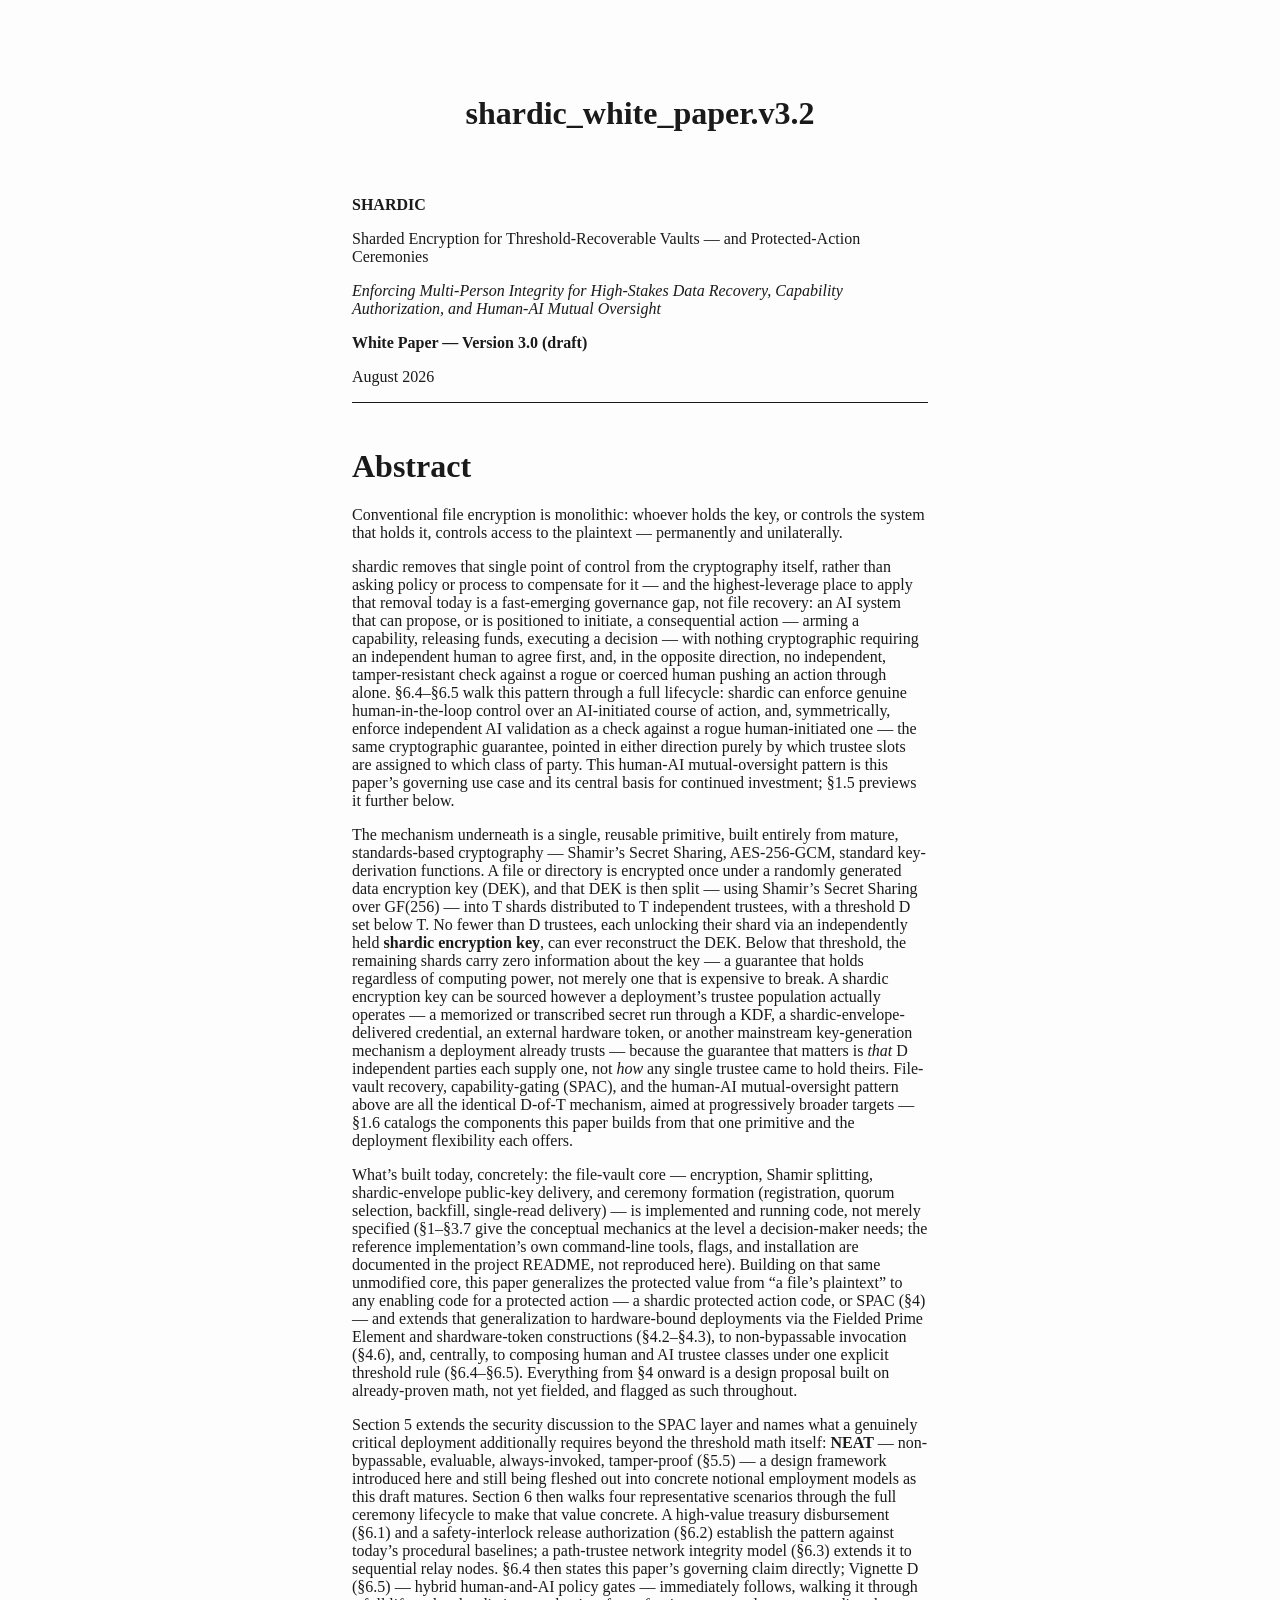
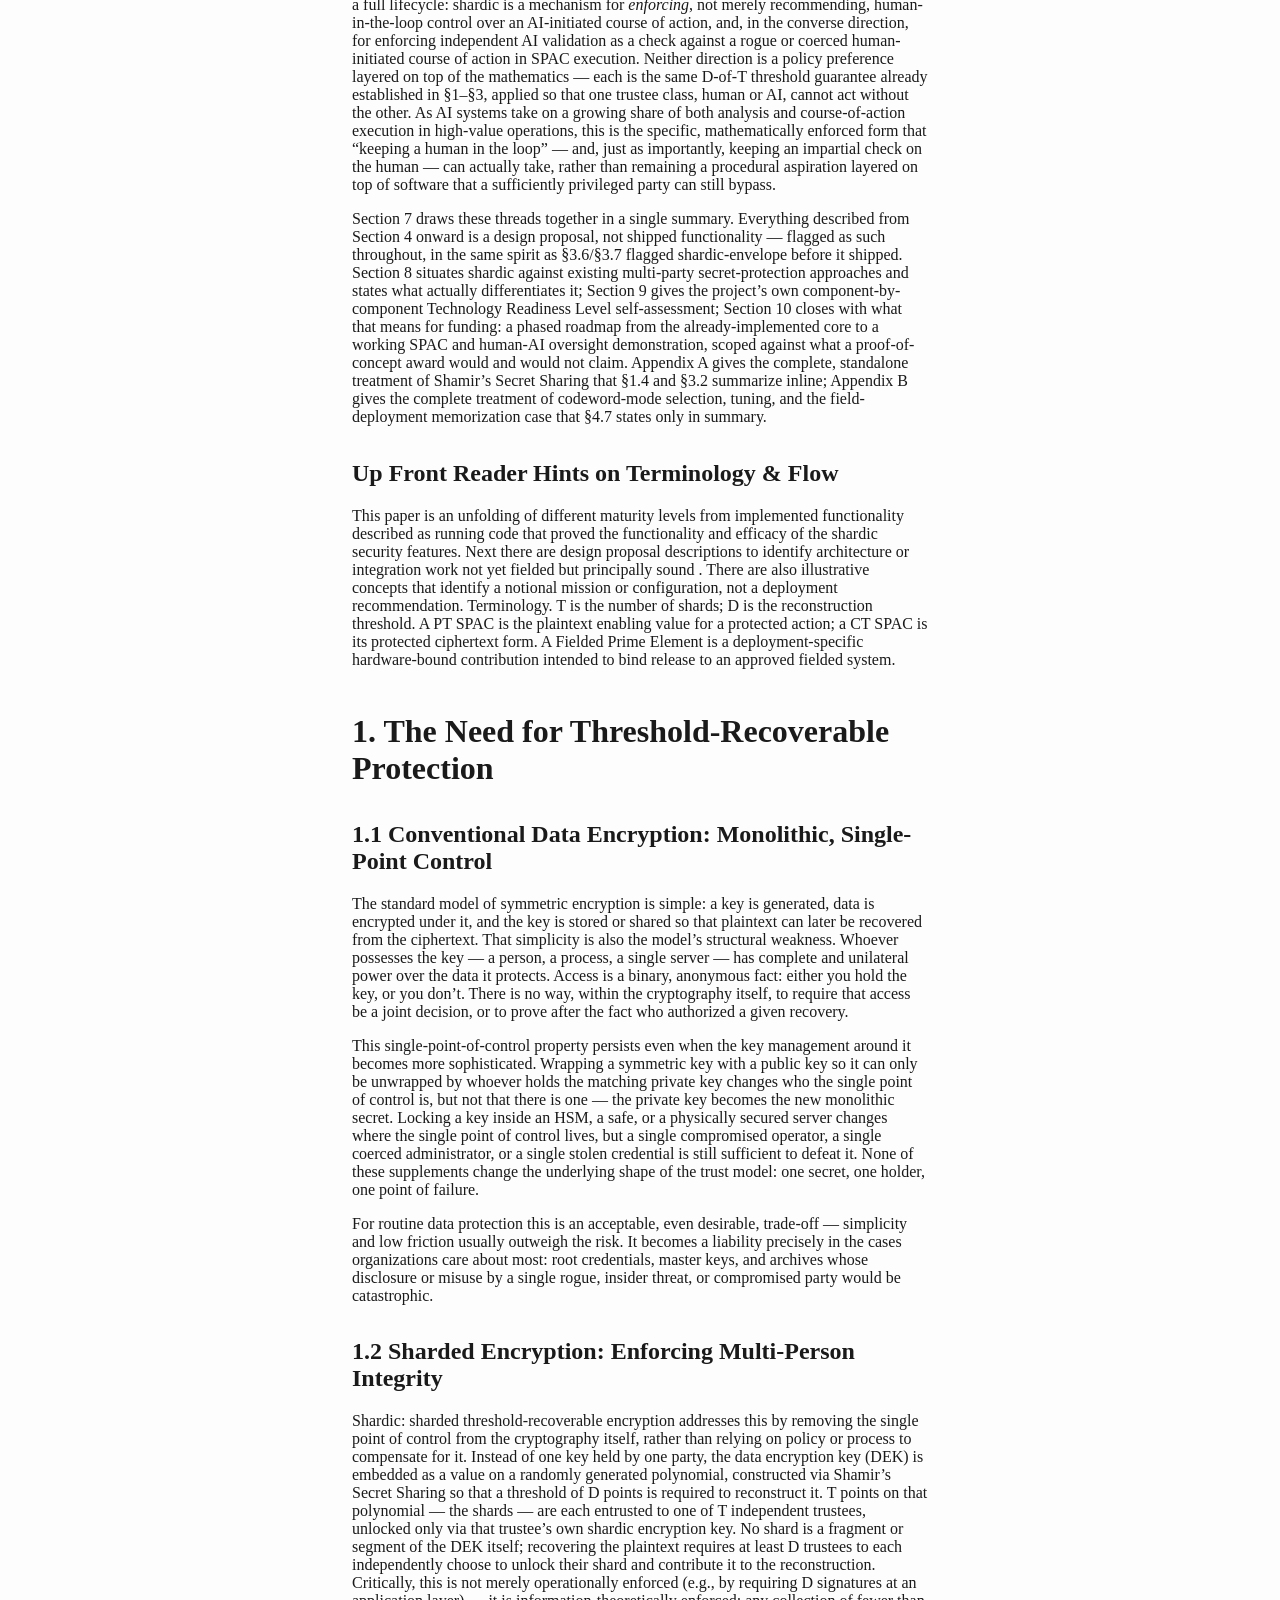
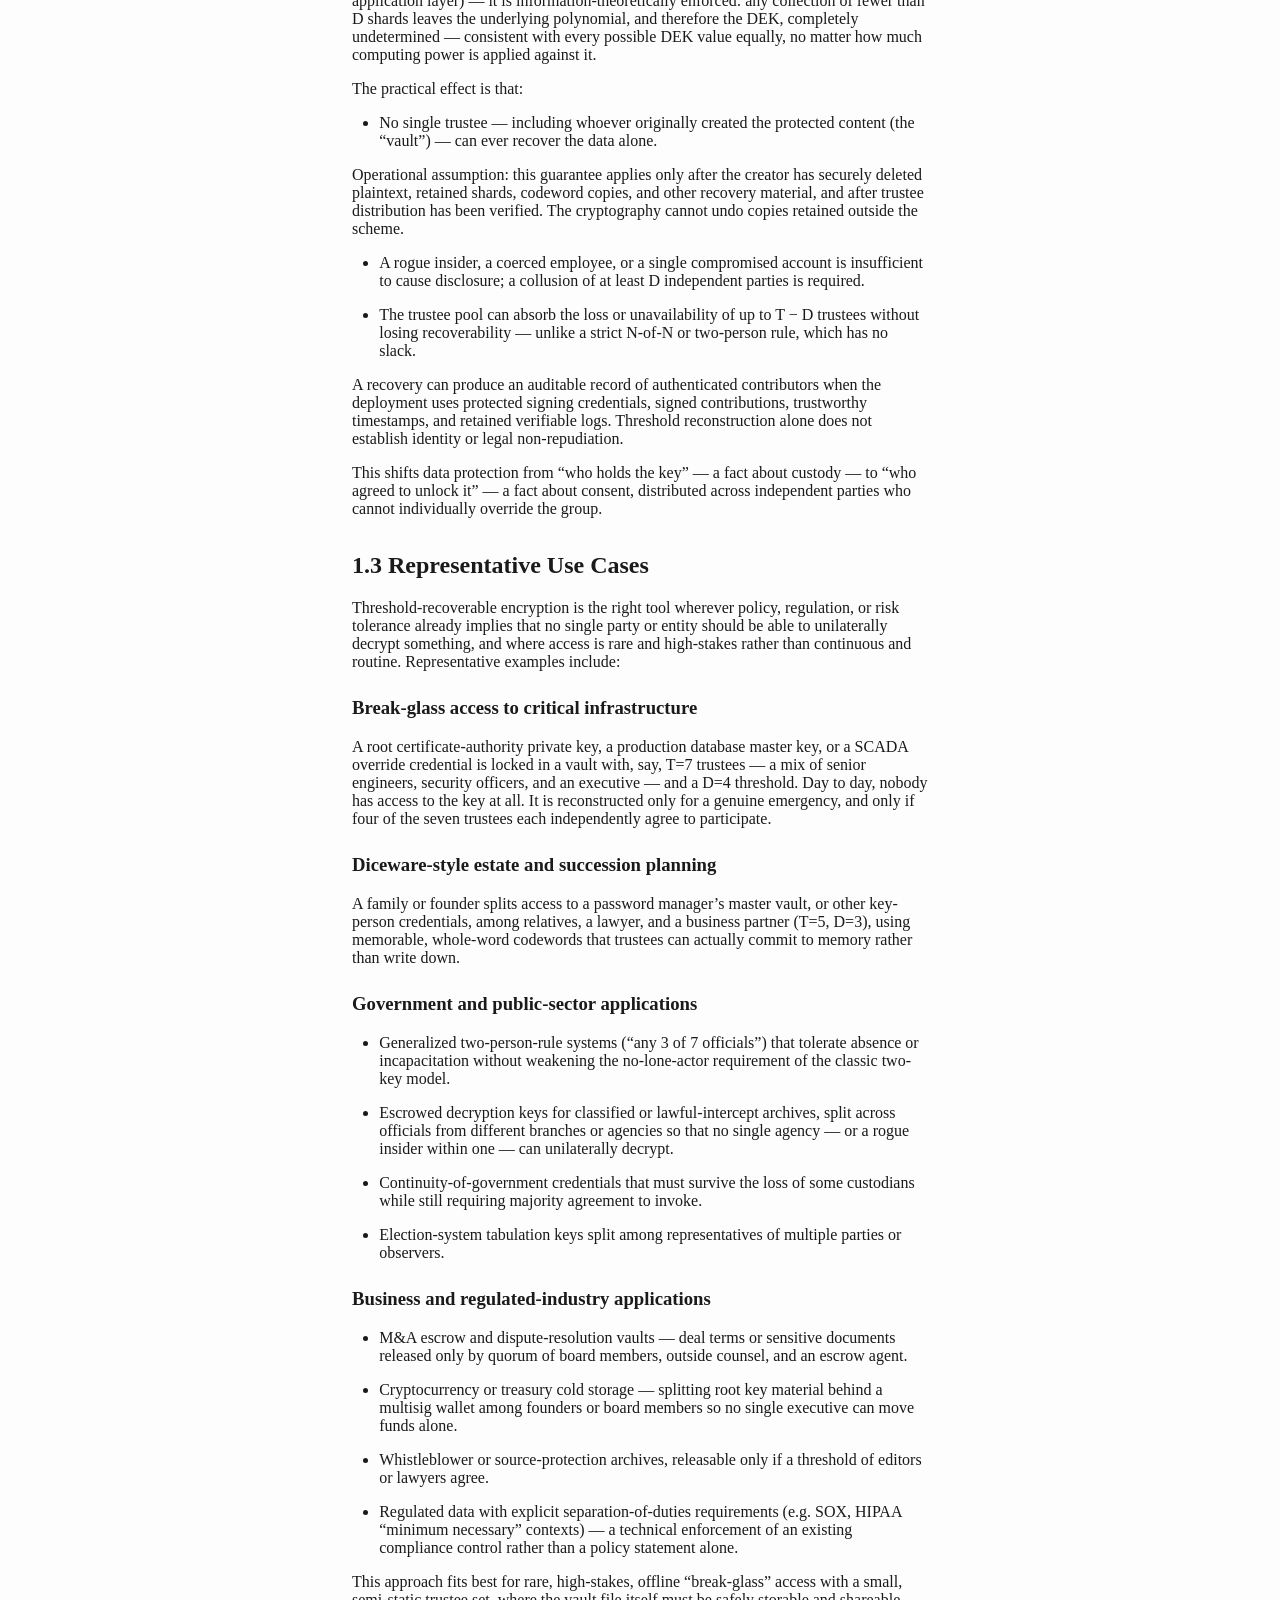
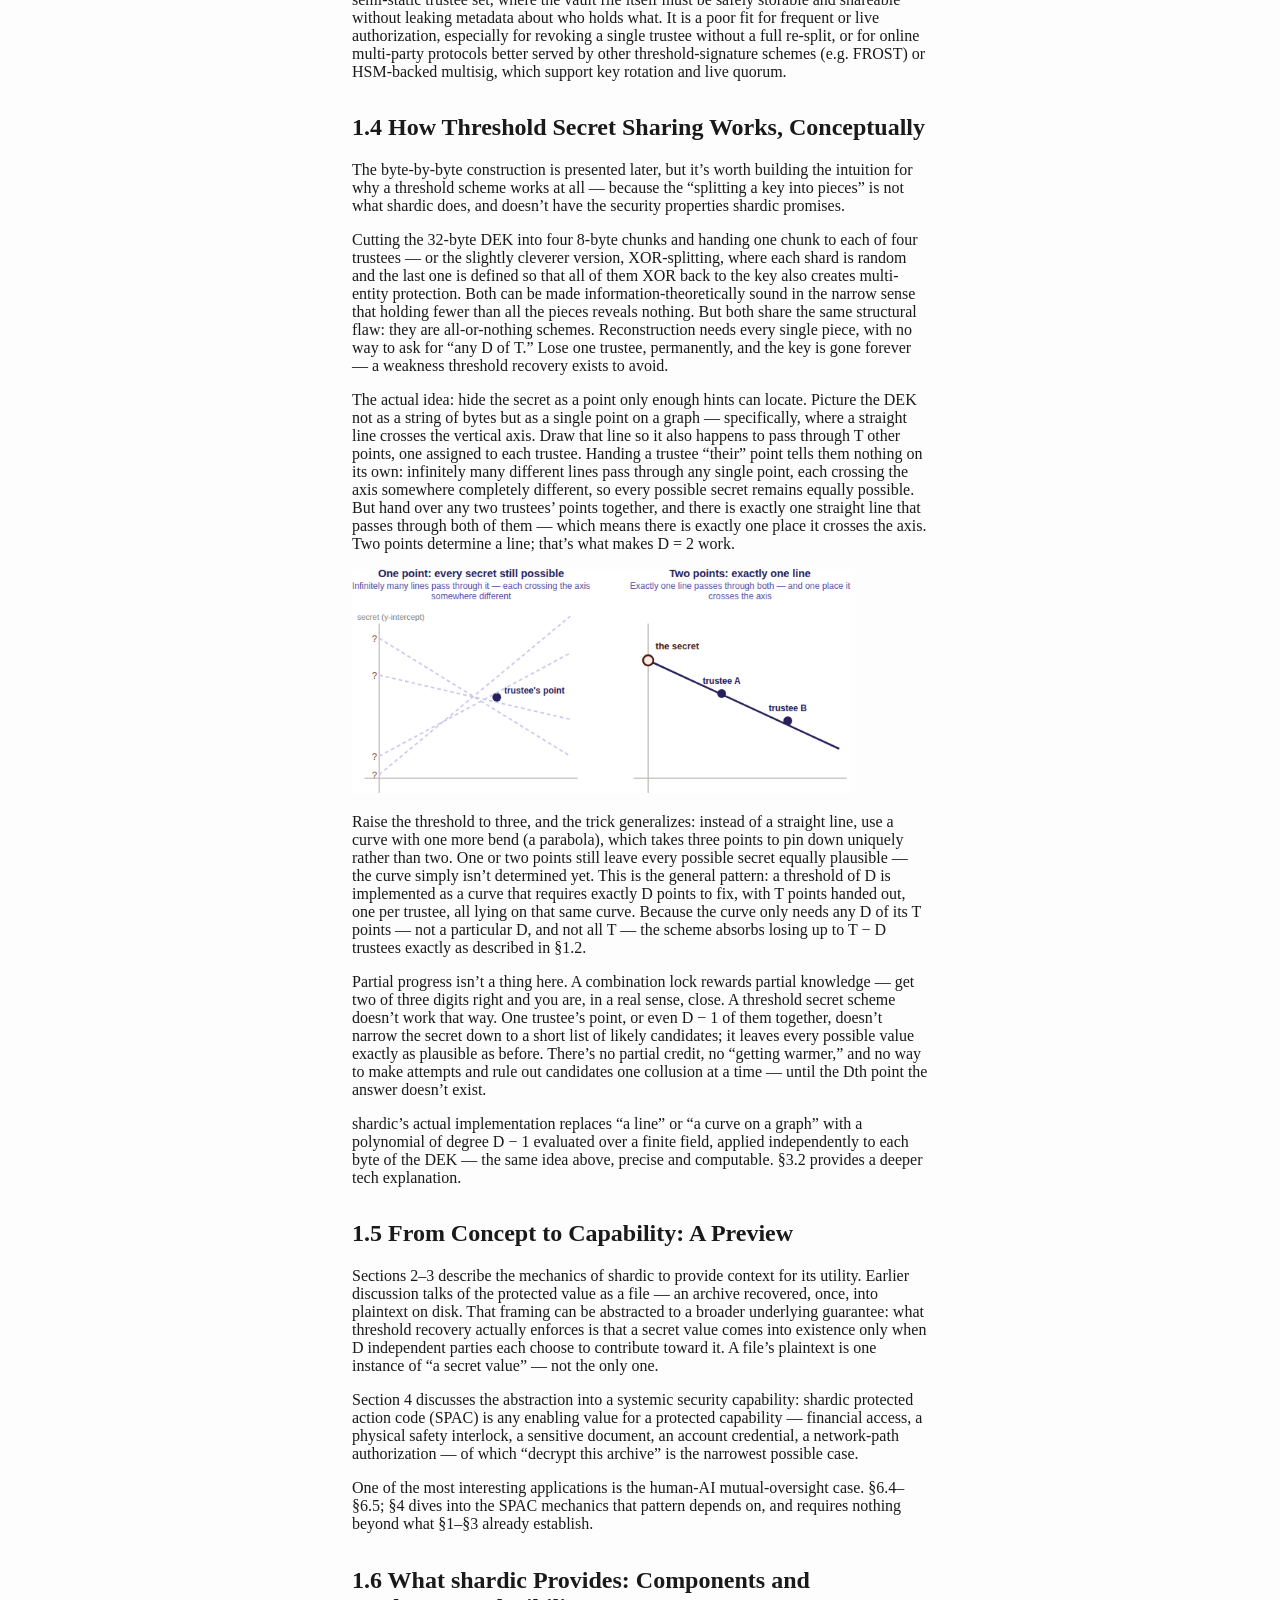
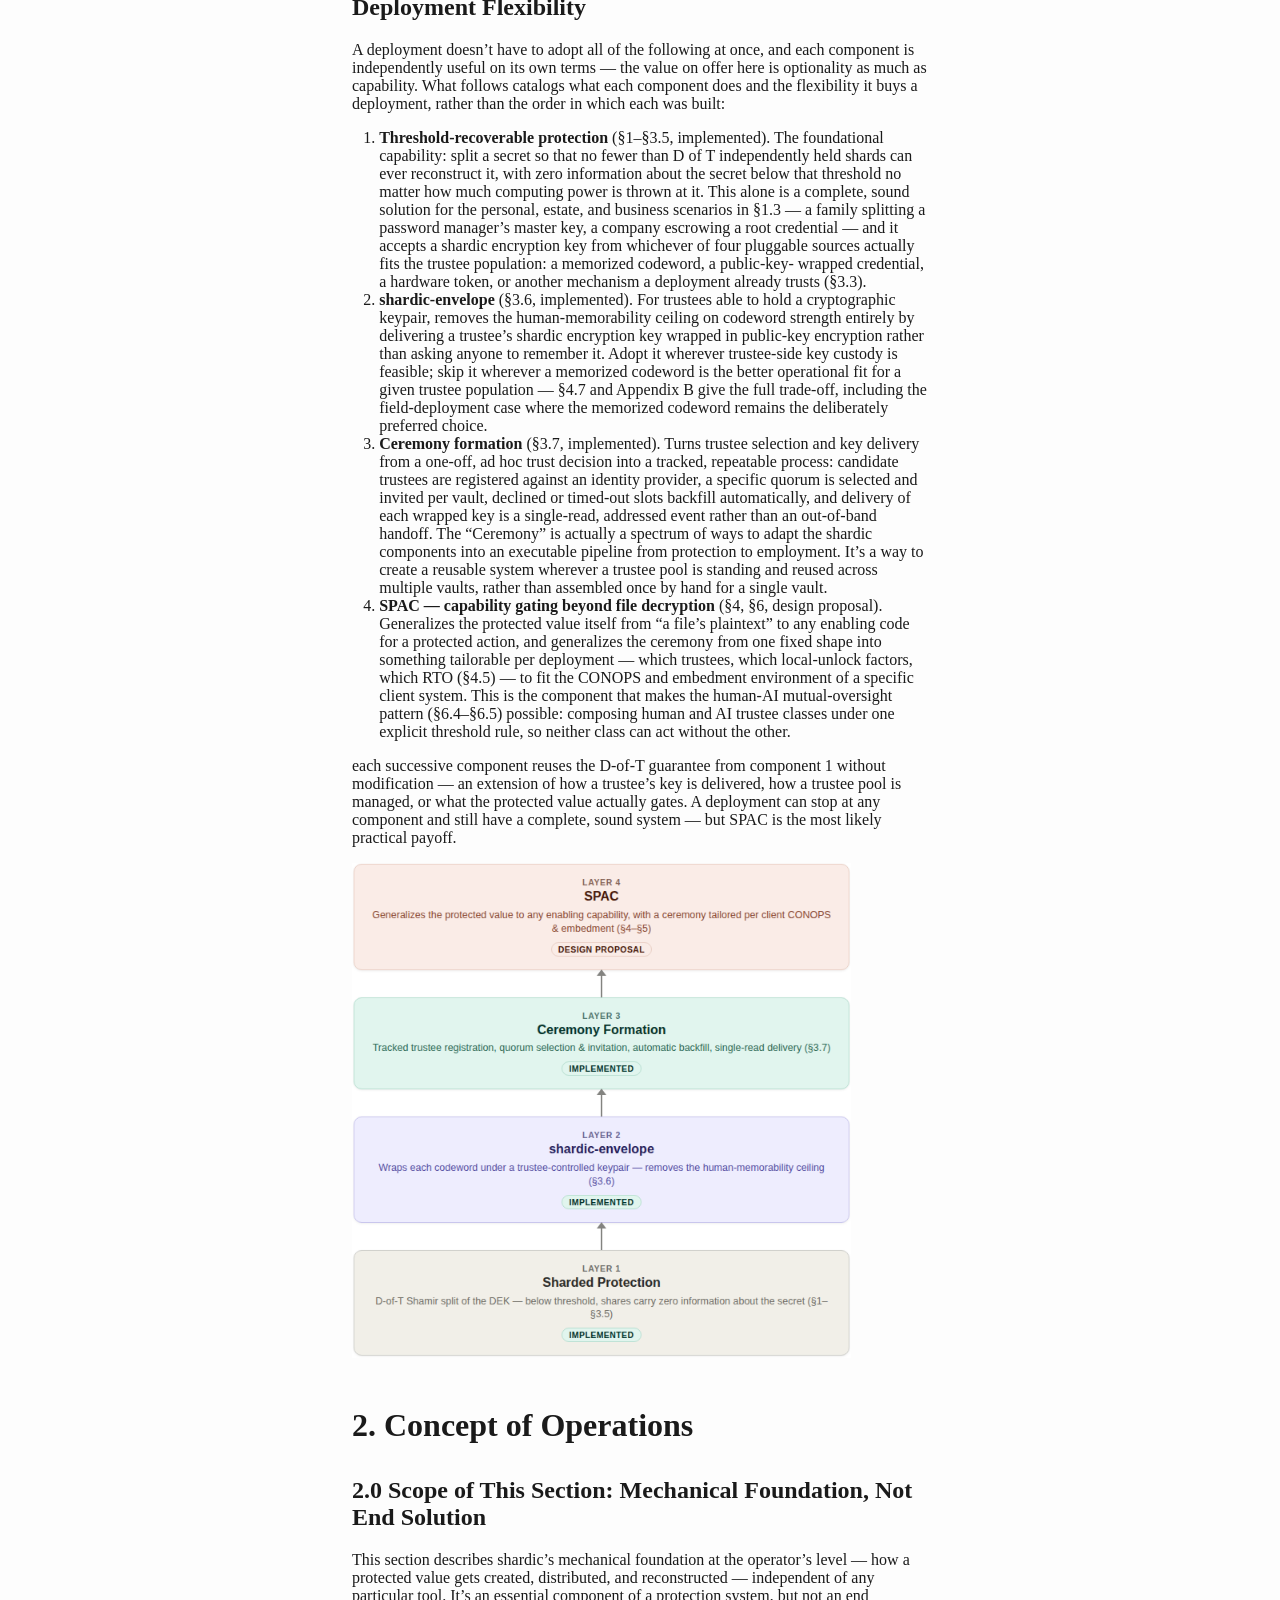
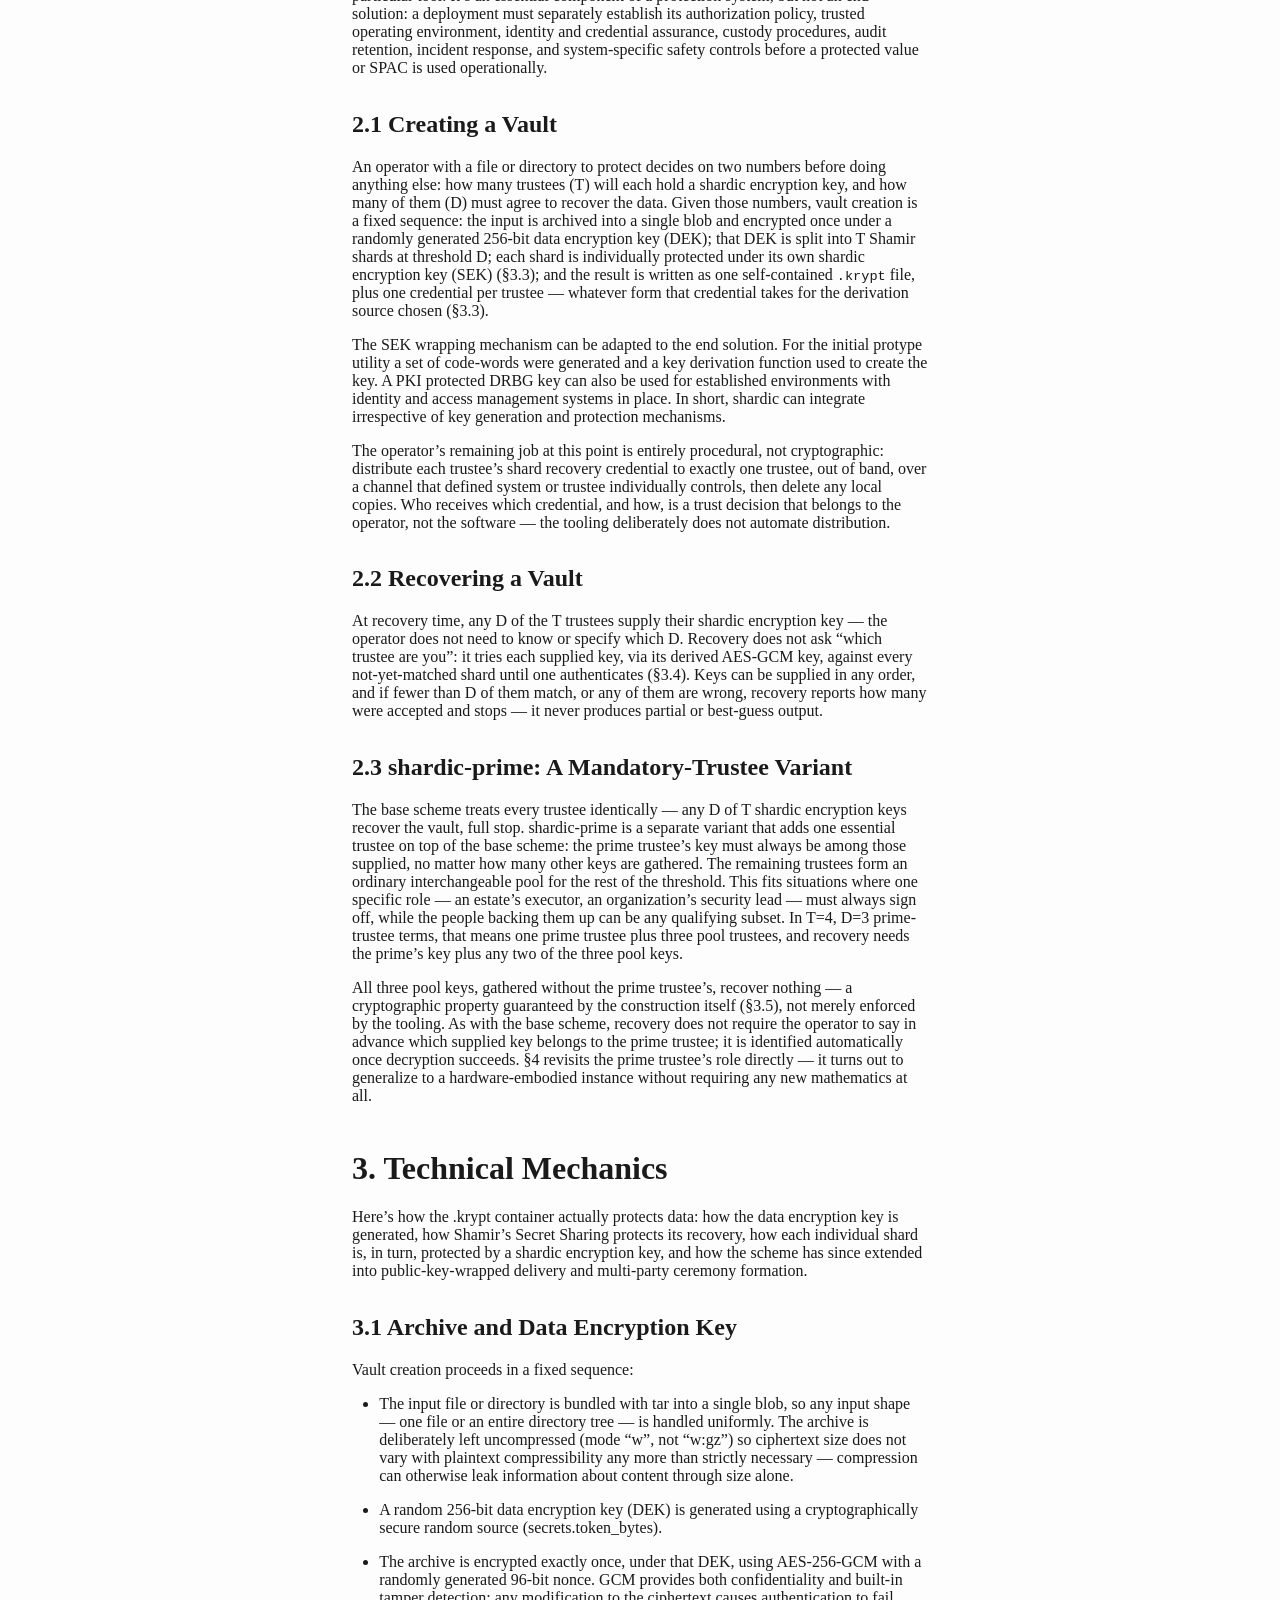
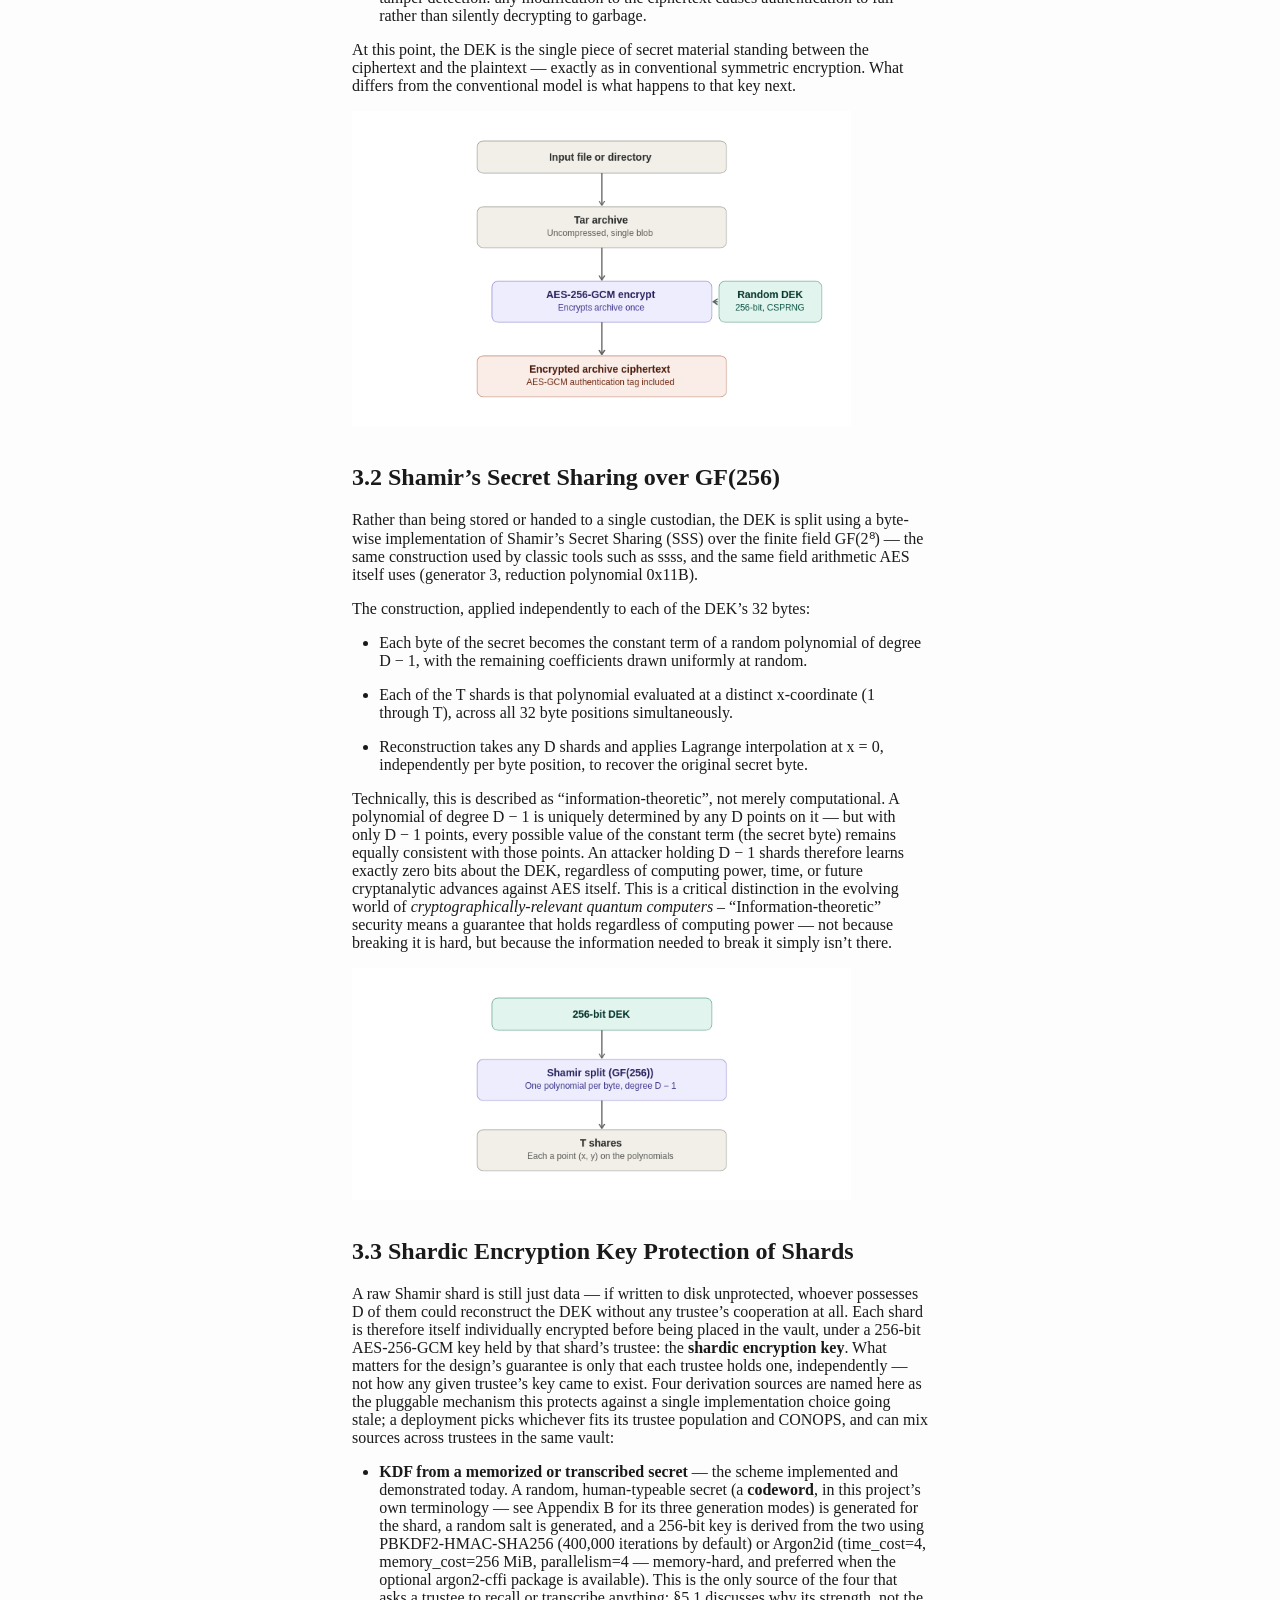
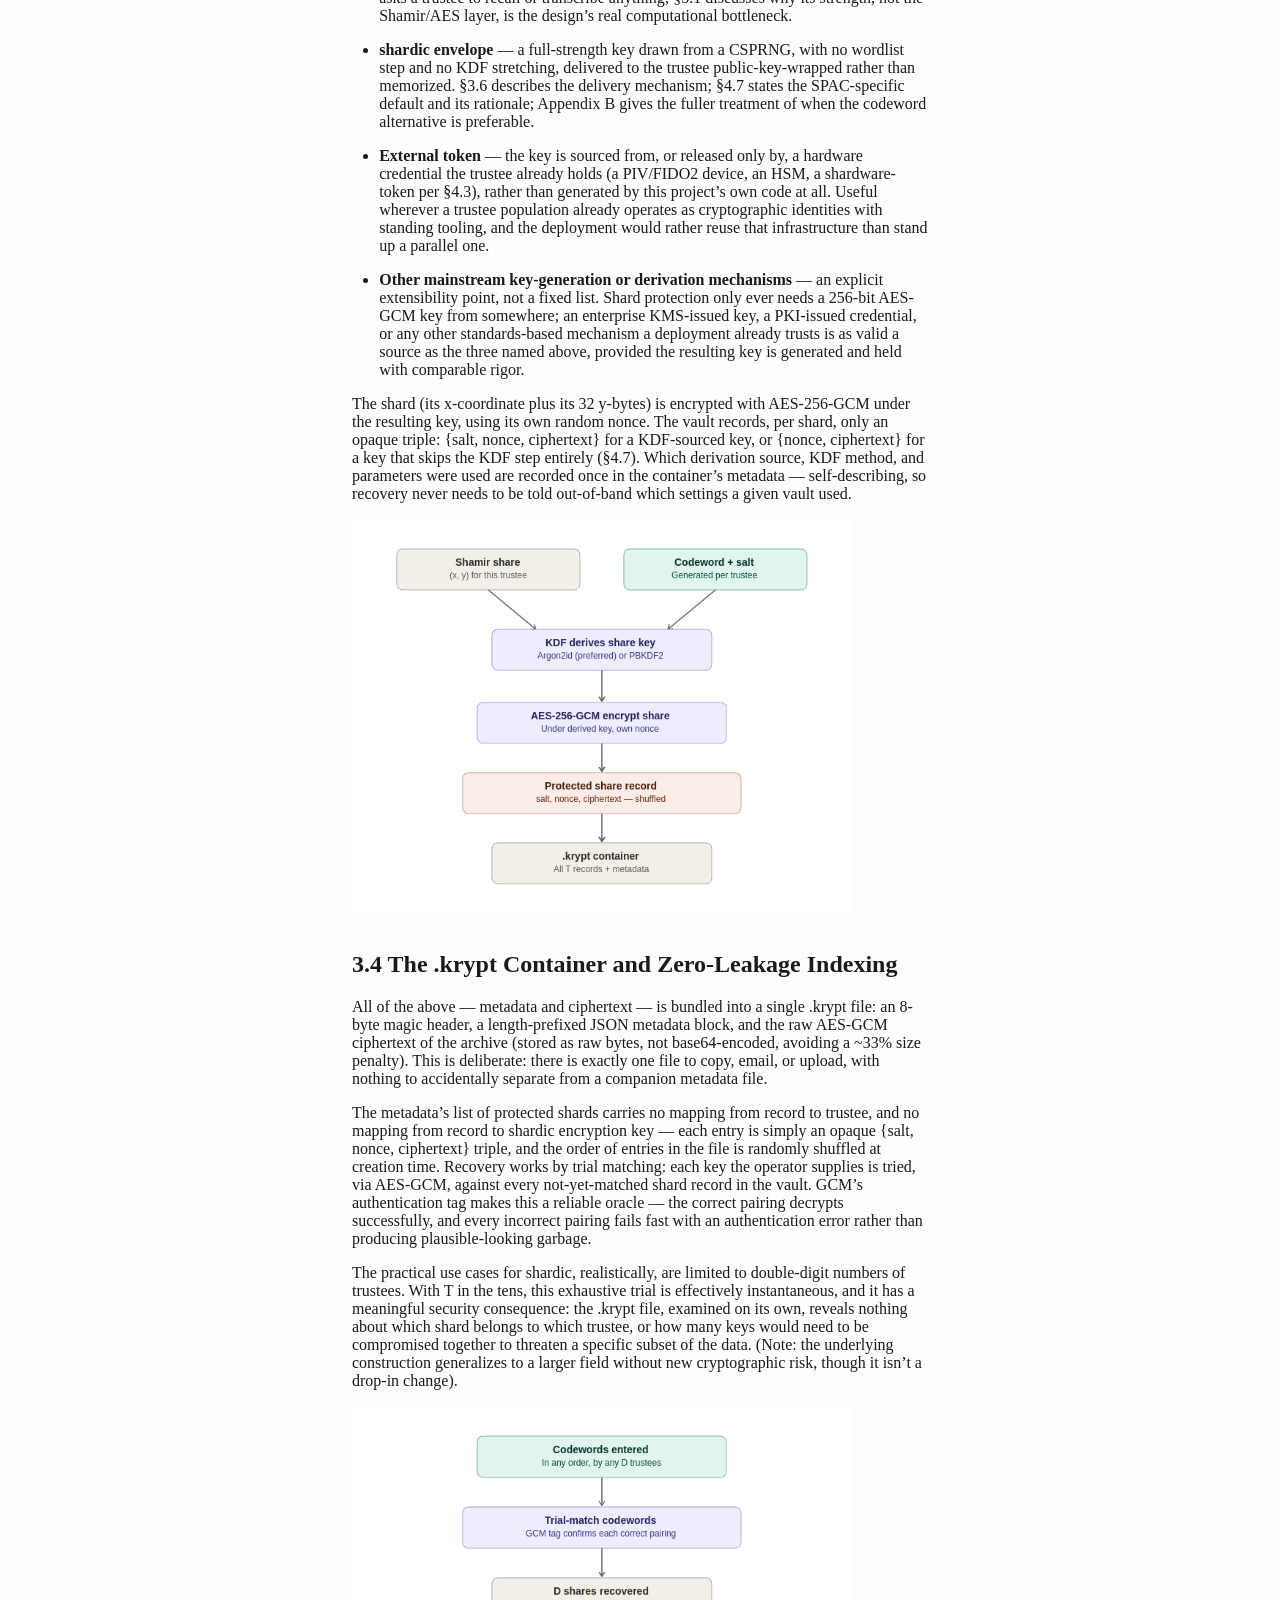
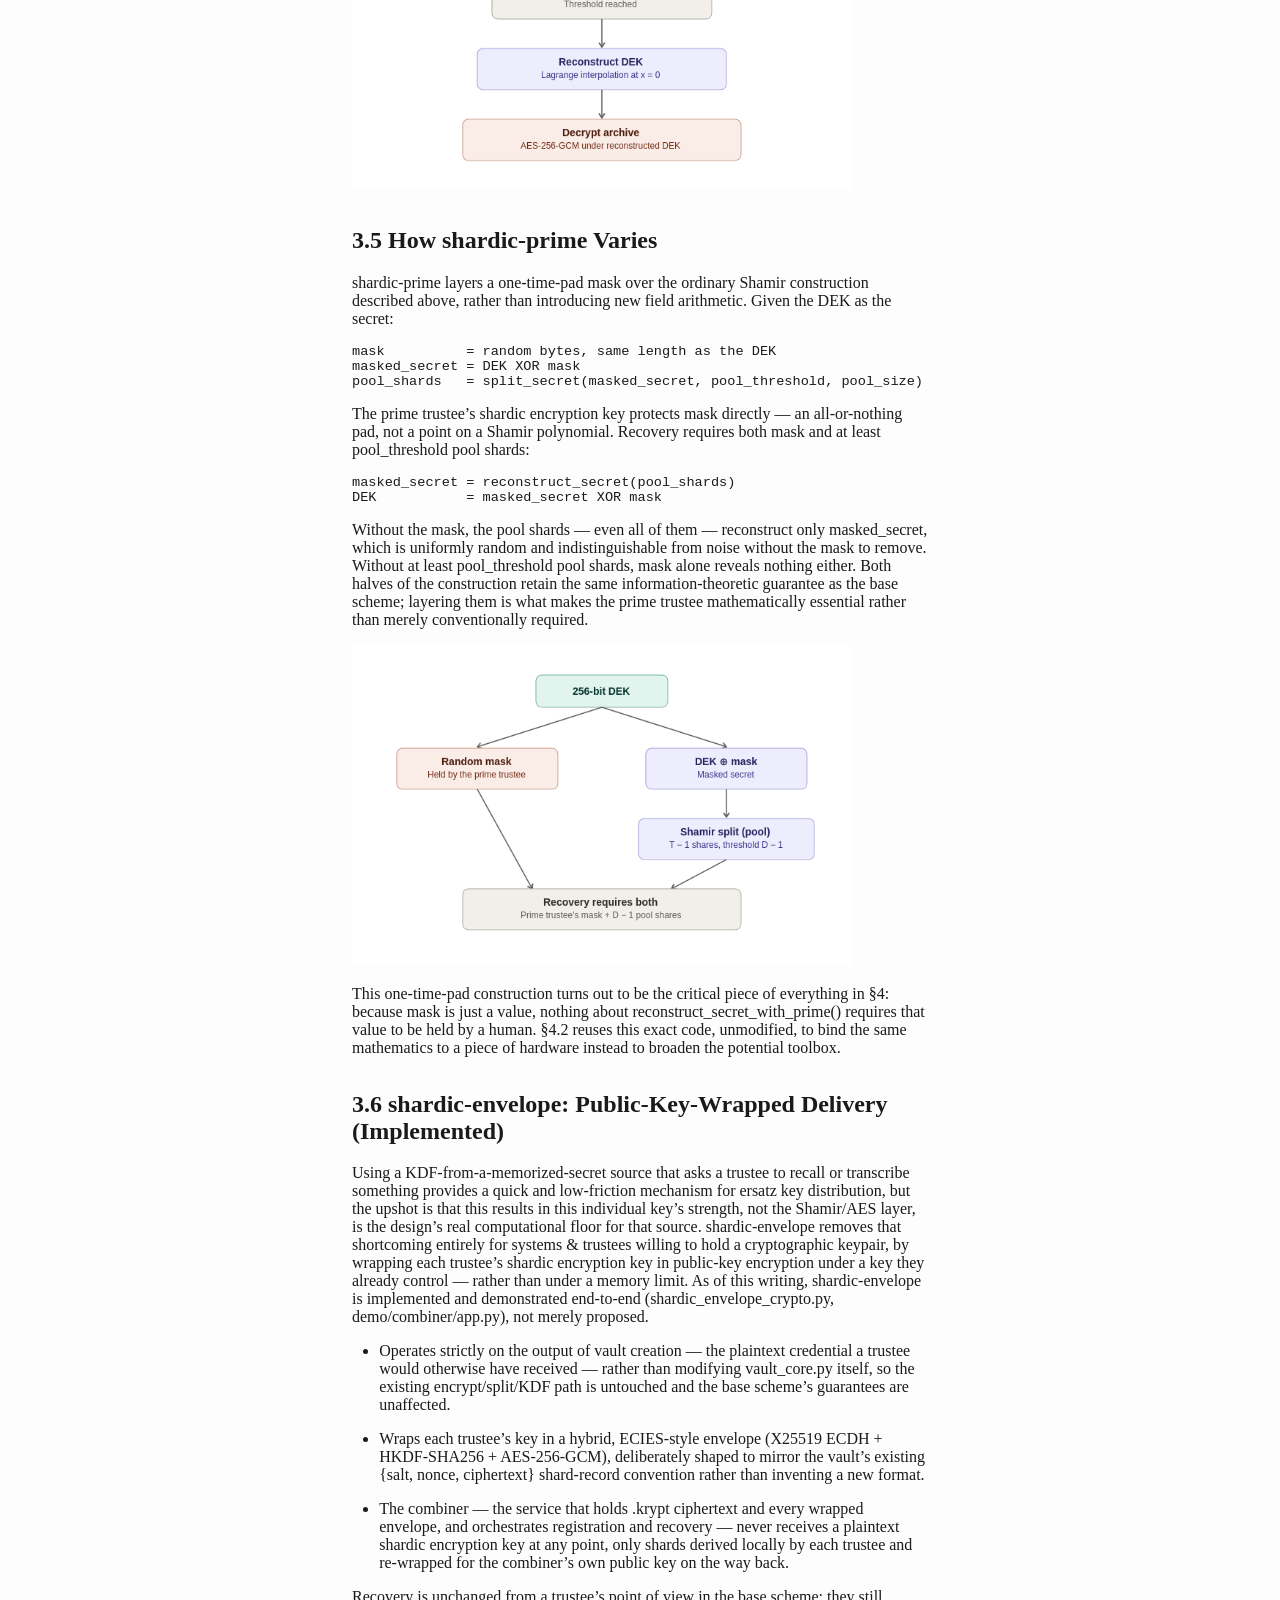
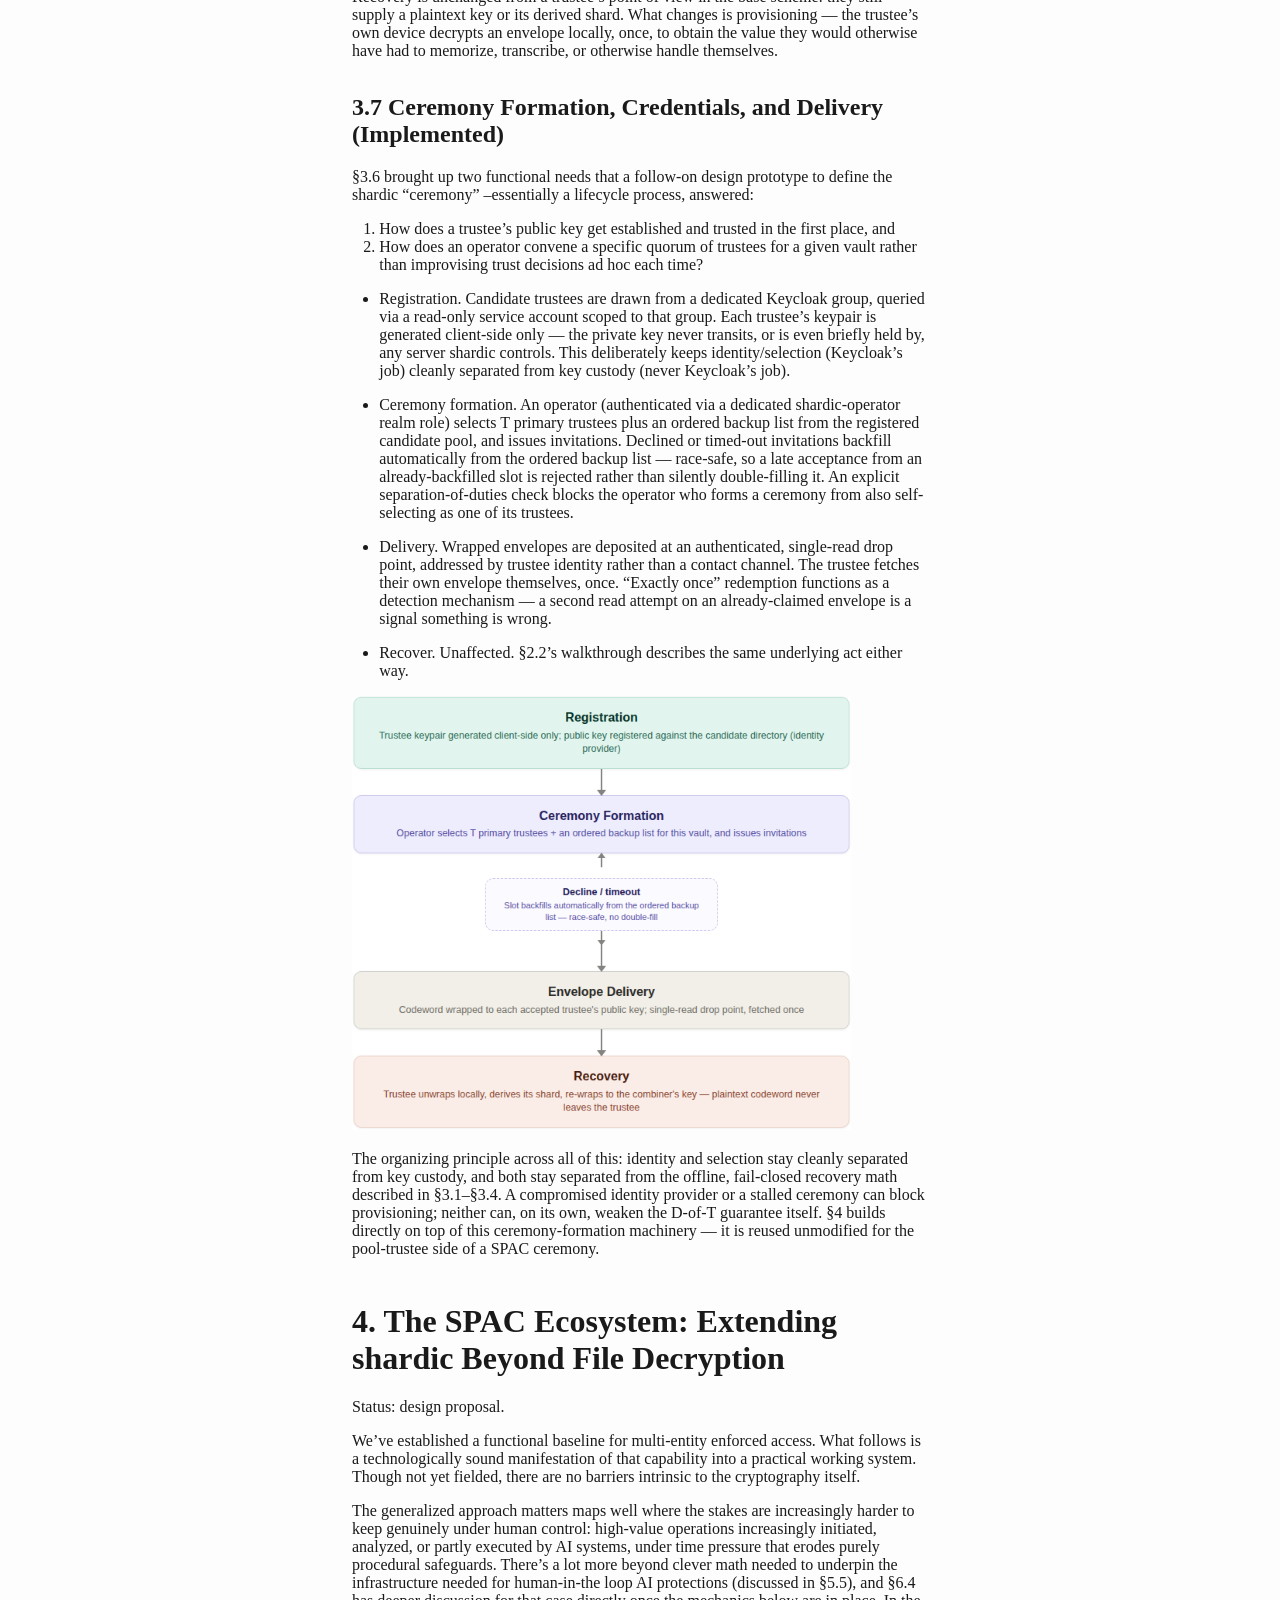
<file: docs/shardic_white_paper32.html>
<!DOCTYPE html>
<html xmlns="http://www.w3.org/1999/xhtml" lang="" xml:lang="">
<head>
  <meta charset="utf-8" />
  <meta name="generator" content="pandoc" />
  <meta name="viewport" content="width=device-width, initial-scale=1.0, user-scalable=yes" />
  <title>shardic_white_paper.v3.2</title>
  <style>
    html {
      color: #1a1a1a;
      background-color: #fdfdfd;
    }
    body {
      margin: 0 auto;
      max-width: 36em;
      padding-left: 50px;
      padding-right: 50px;
      padding-top: 50px;
      padding-bottom: 50px;
      hyphens: auto;
      overflow-wrap: break-word;
      text-rendering: optimizeLegibility;
      font-kerning: normal;
    }
    @media (max-width: 600px) {
      body {
        font-size: 0.9em;
        padding: 12px;
      }
      h1 {
        font-size: 1.8em;
      }
    }
    @media print {
      html {
        background-color: white;
      }
      body {
        background-color: transparent;
        color: black;
        font-size: 12pt;
      }
      p, h2, h3 {
        orphans: 3;
        widows: 3;
      }
      h2, h3, h4 {
        page-break-after: avoid;
      }
    }
    p {
      margin: 1em 0;
    }
    a {
      color: #1a1a1a;
    }
    a:visited {
      color: #1a1a1a;
    }
    img {
      max-width: 100%;
    }
    h1, h2, h3, h4, h5, h6 {
      margin-top: 1.4em;
    }
    h5, h6 {
      font-size: 1em;
      font-style: italic;
    }
    h6 {
      font-weight: normal;
    }
    ol, ul {
      padding-left: 1.7em;
      margin-top: 1em;
    }
    li > ol, li > ul {
      margin-top: 0;
    }
    blockquote {
      margin: 1em 0 1em 1.7em;
      padding-left: 1em;
      border-left: 2px solid #e6e6e6;
      color: #606060;
    }
    code {
      font-family: Menlo, Monaco, Consolas, 'Lucida Console', monospace;
      font-size: 85%;
      margin: 0;
      hyphens: manual;
    }
    pre {
      margin: 1em 0;
      overflow: auto;
    }
    pre code {
      padding: 0;
      overflow: visible;
      overflow-wrap: normal;
    }
    .sourceCode {
     background-color: transparent;
     overflow: visible;
    }
    hr {
      background-color: #1a1a1a;
      border: none;
      height: 1px;
      margin: 1em 0;
    }
    table {
      margin: 1em 0;
      border-collapse: collapse;
      width: 100%;
      overflow-x: auto;
      display: block;
      font-variant-numeric: lining-nums tabular-nums;
    }
    table caption {
      margin-bottom: 0.75em;
    }
    tbody {
      margin-top: 0.5em;
      border-top: 1px solid #1a1a1a;
      border-bottom: 1px solid #1a1a1a;
    }
    th {
      border-top: 1px solid #1a1a1a;
      padding: 0.25em 0.5em 0.25em 0.5em;
    }
    td {
      padding: 0.125em 0.5em 0.25em 0.5em;
    }
    header {
      margin-bottom: 4em;
      text-align: center;
    }
    #TOC li {
      list-style: none;
    }
    #TOC ul {
      padding-left: 1.3em;
    }
    #TOC > ul {
      padding-left: 0;
    }
    #TOC a:not(:hover) {
      text-decoration: none;
    }
    code{white-space: pre-wrap;}
    span.smallcaps{font-variant: small-caps;}
    div.columns{display: flex; gap: min(4vw, 1.5em);}
    div.column{flex: auto; overflow-x: auto;}
    div.hanging-indent{margin-left: 1.5em; text-indent: -1.5em;}
    /* The extra [class] is a hack that increases specificity enough to
       override a similar rule in reveal.js */
    ul.task-list[class]{list-style: none;}
    ul.task-list li input[type="checkbox"] {
      font-size: inherit;
      width: 0.8em;
      margin: 0 0.8em 0.2em -1.6em;
      vertical-align: middle;
    }
    .display.math{display: block; text-align: center; margin: 0.5rem auto;}
  </style>
</head>
<body>
<header id="title-block-header">
<h1 class="title">shardic_white_paper.v3.2</h1>
</header>
<p><strong>SHARDIC</strong></p>
<p>Sharded Encryption for Threshold-Recoverable Vaults — and
Protected-Action Ceremonies</p>
<p><em>Enforcing Multi-Person Integrity for High-Stakes Data Recovery,
Capability Authorization, and Human-AI Mutual Oversight</em></p>
<p><strong>White Paper — Version 3.0 (draft)</strong></p>
<p>August 2026</p>
<hr />
<h1 id="abstract">Abstract</h1>
<p>Conventional file encryption is monolithic: whoever holds the key, or
controls the system that holds it, controls access to the plaintext —
permanently and unilaterally.</p>
<p>shardic removes that single point of control from the cryptography
itself, rather than asking policy or process to compensate for it — and
the highest-leverage place to apply that removal today is a
fast-emerging governance gap, not file recovery: an AI system that can
propose, or is positioned to initiate, a consequential action — arming a
capability, releasing funds, executing a decision — with nothing
cryptographic requiring an independent human to agree first, and, in the
opposite direction, no independent, tamper-resistant check against a
rogue or coerced human pushing an action through alone. §6.4–§6.5 walk
this pattern through a full lifecycle: shardic can enforce genuine
human-in-the-loop control over an AI-initiated course of action, and,
symmetrically, enforce independent AI validation as a check against a
rogue human-initiated one — the same cryptographic guarantee, pointed in
either direction purely by which trustee slots are assigned to which
class of party. This human-AI mutual-oversight pattern is this paper’s
governing use case and its central basis for continued investment; §1.5
previews it further below.</p>
<p>The mechanism underneath is a single, reusable primitive, built
entirely from mature, standards-based cryptography — Shamir’s Secret
Sharing, AES-256-GCM, standard key-derivation functions. A file or
directory is encrypted once under a randomly generated data encryption
key (DEK), and that DEK is then split — using Shamir’s Secret Sharing
over GF(256) — into T shards distributed to T independent trustees, with
a threshold D set below T. No fewer than D trustees, each unlocking
their shard via an independently held <strong>shardic encryption
key</strong>, can ever reconstruct the DEK. Below that threshold, the
remaining shards carry zero information about the key — a guarantee that
holds regardless of computing power, not merely one that is expensive to
break. A shardic encryption key can be sourced however a deployment’s
trustee population actually operates — a memorized or transcribed secret
run through a KDF, a shardic-envelope-delivered credential, an external
hardware token, or another mainstream key-generation mechanism a
deployment already trusts — because the guarantee that matters is
<em>that</em> D independent parties each supply one, not <em>how</em>
any single trustee came to hold theirs. File-vault recovery,
capability-gating (SPAC), and the human-AI mutual-oversight pattern
above are all the identical D-of-T mechanism, aimed at progressively
broader targets — §1.6 catalogs the components this paper builds from
that one primitive and the deployment flexibility each offers.</p>
<p>What’s built today, concretely: the file-vault core — encryption,
Shamir splitting, shardic-envelope public-key delivery, and ceremony
formation (registration, quorum selection, backfill, single-read
delivery) — is implemented and running code, not merely specified
(§1–§3.7 give the conceptual mechanics at the level a decision-maker
needs; the reference implementation’s own command-line tools, flags, and
installation are documented in the project README, not reproduced here).
Building on that same unmodified core, this paper generalizes the
protected value from “a file’s plaintext” to any enabling code for a
protected action — a shardic protected action code, or SPAC (§4) — and
extends that generalization to hardware-bound deployments via the
Fielded Prime Element and shardware-token constructions (§4.2–§4.3), to
non-bypassable invocation (§4.6), and, centrally, to composing human and
AI trustee classes under one explicit threshold rule (§6.4–§6.5).
Everything from §4 onward is a design proposal built on already-proven
math, not yet fielded, and flagged as such throughout.</p>
<p>Section 5 extends the security discussion to the SPAC layer and names
what a genuinely critical deployment additionally requires beyond the
threshold math itself: <strong>NEAT</strong> — non-bypassable,
evaluable, always-invoked, tamper-proof (§5.5) — a design framework
introduced here and still being fleshed out into concrete notional
employment models as this draft matures. Section 6 then walks four
representative scenarios through the full ceremony lifecycle to make
that value concrete. A high-value treasury disbursement (§6.1) and a
safety-interlock release authorization (§6.2) establish the pattern
against today’s procedural baselines; a path-trustee network integrity
model (§6.3) extends it to sequential relay nodes. §6.4 then states this
paper’s governing claim directly; Vignette D (§6.5) — hybrid
human-and-AI policy gates — immediately follows, walking it through a
full lifecycle: shardic is a mechanism for <em>enforcing</em>, not
merely recommending, human-in-the-loop control over an AI-initiated
course of action, and, in the converse direction, for enforcing
independent AI validation as a check against a rogue or coerced
human-initiated course of action in SPAC execution. Neither direction is
a policy preference layered on top of the mathematics — each is the same
D-of-T threshold guarantee already established in §1–§3, applied so that
one trustee class, human or AI, cannot act without the other. As AI
systems take on a growing share of both analysis and course-of-action
execution in high-value operations, this is the specific, mathematically
enforced form that “keeping a human in the loop” — and, just as
importantly, keeping an impartial check on the human — can actually
take, rather than remaining a procedural aspiration layered on top of
software that a sufficiently privileged party can still bypass.</p>
<p>Section 7 draws these threads together in a single summary.
Everything described from Section 4 onward is a design proposal, not
shipped functionality — flagged as such throughout, in the same spirit
as §3.6/§3.7 flagged shardic-envelope before it shipped. Section 8
situates shardic against existing multi-party secret-protection
approaches and states what actually differentiates it; Section 9 gives
the project’s own component-by-component Technology Readiness Level
self-assessment; Section 10 closes with what that means for funding: a
phased roadmap from the already-implemented core to a working SPAC and
human-AI oversight demonstration, scoped against what a proof-of-concept
award would and would not claim. Appendix A gives the complete,
standalone treatment of Shamir’s Secret Sharing that §1.4 and §3.2
summarize inline; Appendix B gives the complete treatment of
codeword-mode selection, tuning, and the field-deployment memorization
case that §4.7 states only in summary.</p>
<h2 id="up-front-reader-hints-on-terminology-flow">Up Front Reader Hints
on Terminology &amp; Flow</h2>
<p>This paper is an unfolding of different maturity levels from
implemented functionality described as running code that proved the
functionality and efficacy of the shardic security features. Next there
are design proposal descriptions to identify architecture or integration
work not yet fielded but principally sound . There are also illustrative
concepts that identify a notional mission or configuration, not a
deployment recommendation. Terminology. T is the number of shards; D is
the reconstruction threshold. A PT SPAC is the plaintext enabling value
for a protected action; a CT SPAC is its protected ciphertext form. A
Fielded Prime Element is a deployment-specific hardware-bound
contribution intended to bind release to an approved fielded system.</p>
<h1 id="the-need-for-threshold-recoverable-protection">1. The Need for
Threshold-Recoverable Protection</h1>
<h2
id="conventional-data-encryption-monolithic-single-point-control">1.1
Conventional Data Encryption: Monolithic, Single-Point Control</h2>
<p>The standard model of symmetric encryption is simple: a key is
generated, data is encrypted under it, and the key is stored or shared
so that plaintext can later be recovered from the ciphertext. That
simplicity is also the model’s structural weakness. Whoever possesses
the key — a person, a process, a single server — has complete and
unilateral power over the data it protects. Access is a binary,
anonymous fact: either you hold the key, or you don’t. There is no way,
within the cryptography itself, to require that access be a joint
decision, or to prove after the fact who authorized a given
recovery.</p>
<p>This single-point-of-control property persists even when the key
management around it becomes more sophisticated. Wrapping a symmetric
key with a public key so it can only be unwrapped by whoever holds the
matching private key changes who the single point of control is, but not
that there is one — the private key becomes the new monolithic secret.
Locking a key inside an HSM, a safe, or a physically secured server
changes where the single point of control lives, but a single
compromised operator, a single coerced administrator, or a single stolen
credential is still sufficient to defeat it. None of these supplements
change the underlying shape of the trust model: one secret, one holder,
one point of failure.</p>
<p>For routine data protection this is an acceptable, even desirable,
trade-off — simplicity and low friction usually outweigh the risk. It
becomes a liability precisely in the cases organizations care about
most: root credentials, master keys, and archives whose disclosure or
misuse by a single rogue, insider threat, or compromised party would be
catastrophic.</p>
<h2 id="sharded-encryption-enforcing-multi-person-integrity">1.2 Sharded
Encryption: Enforcing Multi-Person Integrity</h2>
<p>Shardic: sharded threshold-recoverable encryption addresses this by
removing the single point of control from the cryptography itself,
rather than relying on policy or process to compensate for it. Instead
of one key held by one party, the data encryption key (DEK) is embedded
as a value on a randomly generated polynomial, constructed via Shamir’s
Secret Sharing so that a threshold of D points is required to
reconstruct it. T points on that polynomial — the shards — are each
entrusted to one of T independent trustees, unlocked only via that
trustee’s own shardic encryption key. No shard is a fragment or segment
of the DEK itself; recovering the plaintext requires at least D trustees
to each independently choose to unlock their shard and contribute it to
the reconstruction. Critically, this is not merely operationally
enforced (e.g., by requiring D signatures at an application layer) — it
is information-theoretically enforced: any collection of fewer than D
shards leaves the underlying polynomial, and therefore the DEK,
completely undetermined — consistent with every possible DEK value
equally, no matter how much computing power is applied against it.</p>
<p>The practical effect is that:</p>
<ul>
<li>No single trustee — including whoever originally created the
protected content (the “vault”) — can ever recover the data alone.</li>
</ul>
<p>Operational assumption: this guarantee applies only after the creator
has securely deleted plaintext, retained shards, codeword copies, and
other recovery material, and after trustee distribution has been
verified. The cryptography cannot undo copies retained outside the
scheme.</p>
<ul>
<li><p>A rogue insider, a coerced employee, or a single compromised
account is insufficient to cause disclosure; a collusion of at least D
independent parties is required.</p></li>
<li><p>The trustee pool can absorb the loss or unavailability of up to T
− D trustees without losing recoverability — unlike a strict N-of-N or
two-person rule, which has no slack.</p></li>
</ul>
<p>A recovery can produce an auditable record of authenticated
contributors when the deployment uses protected signing credentials,
signed contributions, trustworthy timestamps, and retained verifiable
logs. Threshold reconstruction alone does not establish identity or
legal non-repudiation.</p>
<p>This shifts data protection from “who holds the key” — a fact about
custody — to “who agreed to unlock it” — a fact about consent,
distributed across independent parties who cannot individually override
the group.</p>
<h2 id="representative-use-cases">1.3 Representative Use Cases</h2>
<p>Threshold-recoverable encryption is the right tool wherever policy,
regulation, or risk tolerance already implies that no single party or
entity should be able to unilaterally decrypt something, and where
access is rare and high-stakes rather than continuous and routine.
Representative examples include:</p>
<h3 id="break-glass-access-to-critical-infrastructure">Break-glass
access to critical infrastructure</h3>
<p>A root certificate-authority private key, a production database
master key, or a SCADA override credential is locked in a vault with,
say, T=7 trustees — a mix of senior engineers, security officers, and an
executive — and a D=4 threshold. Day to day, nobody has access to the
key at all. It is reconstructed only for a genuine emergency, and only
if four of the seven trustees each independently agree to
participate.</p>
<h3 id="diceware-style-estate-and-succession-planning">Diceware-style
estate and succession planning</h3>
<p>A family or founder splits access to a password manager’s master
vault, or other key-person credentials, among relatives, a lawyer, and a
business partner (T=5, D=3), using memorable, whole-word codewords that
trustees can actually commit to memory rather than write down.</p>
<h3 id="government-and-public-sector-applications">Government and
public-sector applications</h3>
<ul>
<li><p>Generalized two-person-rule systems (“any 3 of 7 officials”) that
tolerate absence or incapacitation without weakening the no-lone-actor
requirement of the classic two-key model.</p></li>
<li><p>Escrowed decryption keys for classified or lawful-intercept
archives, split across officials from different branches or agencies so
that no single agency — or a rogue insider within one — can unilaterally
decrypt.</p></li>
<li><p>Continuity-of-government credentials that must survive the loss
of some custodians while still requiring majority agreement to
invoke.</p></li>
<li><p>Election-system tabulation keys split among representatives of
multiple parties or observers.</p></li>
</ul>
<h3 id="business-and-regulated-industry-applications">Business and
regulated-industry applications</h3>
<ul>
<li><p>M&amp;A escrow and dispute-resolution vaults — deal terms or
sensitive documents released only by quorum of board members, outside
counsel, and an escrow agent.</p></li>
<li><p>Cryptocurrency or treasury cold storage — splitting root key
material behind a multisig wallet among founders or board members so no
single executive can move funds alone.</p></li>
<li><p>Whistleblower or source-protection archives, releasable only if a
threshold of editors or lawyers agree.</p></li>
<li><p>Regulated data with explicit separation-of-duties requirements
(e.g. SOX, HIPAA “minimum necessary” contexts) — a technical enforcement
of an existing compliance control rather than a policy statement
alone.</p></li>
</ul>
<p>This approach fits best for rare, high-stakes, offline “break-glass”
access with a small, semi-static trustee set, where the vault file
itself must be safely storable and shareable without leaking metadata
about who holds what. It is a poor fit for frequent or live
authorization, especially for revoking a single trustee without a full
re-split, or for online multi-party protocols better served by other
threshold-signature schemes (e.g. FROST) or HSM-backed multisig, which
support key rotation and live quorum.</p>
<h2 id="how-threshold-secret-sharing-works-conceptually">1.4 How
Threshold Secret Sharing Works, Conceptually</h2>
<p>The byte-by-byte construction is presented later, but it’s worth
building the intuition for why a threshold scheme works at all — because
the “splitting a key into pieces” is not what shardic does, and doesn’t
have the security properties shardic promises.</p>
<p>Cutting the 32-byte DEK into four 8-byte chunks and handing one chunk
to each of four trustees — or the slightly cleverer version,
XOR-splitting, where each shard is random and the last one is defined so
that all of them XOR back to the key also creates multi-entity
protection. Both can be made information-theoretically sound in the
narrow sense that holding fewer than all the pieces reveals nothing. But
both share the same structural flaw: they are all-or-nothing schemes.
Reconstruction needs every single piece, with no way to ask for “any D
of T.” Lose one trustee, permanently, and the key is gone forever — a
weakness threshold recovery exists to avoid.</p>
<p>The actual idea: hide the secret as a point only enough hints can
locate. Picture the DEK not as a string of bytes but as a single point
on a graph — specifically, where a straight line crosses the vertical
axis. Draw that line so it also happens to pass through T other points,
one assigned to each trustee. Handing a trustee “their” point tells them
nothing on its own: infinitely many different lines pass through any
single point, each crossing the axis somewhere completely different, so
every possible secret remains equally possible. But hand over any two
trustees’ points together, and there is exactly one straight line that
passes through both of them — which means there is exactly one place it
crosses the axis. Two points determine a line; that’s what makes D = 2
work.</p>
<p><img src="./media/sss-geometric-intuition.png"
style="width:5.2in;height:2.33in" /></p>
<p>Raise the threshold to three, and the trick generalizes: instead of a
straight line, use a curve with one more bend (a parabola), which takes
three points to pin down uniquely rather than two. One or two points
still leave every possible secret equally plausible — the curve simply
isn’t determined yet. This is the general pattern: a threshold of D is
implemented as a curve that requires exactly D points to fix, with T
points handed out, one per trustee, all lying on that same curve.
Because the curve only needs any D of its T points — not a particular D,
and not all T — the scheme absorbs losing up to T − D trustees exactly
as described in §1.2.</p>
<p>Partial progress isn’t a thing here. A combination lock rewards
partial knowledge — get two of three digits right and you are, in a real
sense, close. A threshold secret scheme doesn’t work that way. One
trustee’s point, or even D − 1 of them together, doesn’t narrow the
secret down to a short list of likely candidates; it leaves every
possible value exactly as plausible as before. There’s no partial
credit, no “getting warmer,” and no way to make attempts and rule out
candidates one collusion at a time — until the Dth point the answer
doesn’t exist.</p>
<p>shardic’s actual implementation replaces “a line” or “a curve on a
graph” with a polynomial of degree D − 1 evaluated over a finite field,
applied independently to each byte of the DEK — the same idea above,
precise and computable. §3.2 provides a deeper tech explanation.</p>
<h2 id="from-concept-to-capability-a-preview">1.5 From Concept to
Capability: A Preview</h2>
<p>Sections 2–3 describe the mechanics of shardic to provide context for
its utility. Earlier discussion talks of the protected value as a file —
an archive recovered, once, into plaintext on disk. That framing can be
abstracted to a broader underlying guarantee: what threshold recovery
actually enforces is that a secret value comes into existence only when
D independent parties each choose to contribute toward it. A file’s
plaintext is one instance of “a secret value” — not the only one.</p>
<p>Section 4 discusses the abstraction into a systemic security
capability: shardic protected action code (SPAC) is any enabling value
for a protected capability — financial access, a physical safety
interlock, a sensitive document, an account credential, a network-path
authorization — of which “decrypt this archive” is the narrowest
possible case.</p>
<p>One of the most interesting applications is the human-AI
mutual-oversight case. §6.4–§6.5; §4 dives into the SPAC mechanics that
pattern depends on, and requires nothing beyond what §1–§3 already
establish.</p>
<h2 id="what-shardic-provides-components-and-deployment-flexibility">1.6
What shardic Provides: Components and Deployment Flexibility</h2>
<p>A deployment doesn’t have to adopt all of the following at once, and
each component is independently useful on its own terms — the value on
offer here is optionality as much as capability. What follows catalogs
what each component does and the flexibility it buys a deployment,
rather than the order in which each was built:</p>
<ol type="1">
<li><strong>Threshold-recoverable protection</strong> (§1–§3.5,
implemented). The foundational capability: split a secret so that no
fewer than D of T independently held shards can ever reconstruct it,
with zero information about the secret below that threshold no matter
how much computing power is thrown at it. This alone is a complete,
sound solution for the personal, estate, and business scenarios in §1.3
— a family splitting a password manager’s master key, a company
escrowing a root credential — and it accepts a shardic encryption key
from whichever of four pluggable sources actually fits the trustee
population: a memorized codeword, a public-key- wrapped credential, a
hardware token, or another mechanism a deployment already trusts
(§3.3).</li>
<li><strong>shardic-envelope</strong> (§3.6, implemented). For trustees
able to hold a cryptographic keypair, removes the human-memorability
ceiling on codeword strength entirely by delivering a trustee’s shardic
encryption key wrapped in public-key encryption rather than asking
anyone to remember it. Adopt it wherever trustee-side key custody is
feasible; skip it wherever a memorized codeword is the better
operational fit for a given trustee population — §4.7 and Appendix B
give the full trade-off, including the field-deployment case where the
memorized codeword remains the deliberately preferred choice.</li>
<li><strong>Ceremony formation</strong> (§3.7, implemented). Turns
trustee selection and key delivery from a one-off, ad hoc trust decision
into a tracked, repeatable process: candidate trustees are registered
against an identity provider, a specific quorum is selected and invited
per vault, declined or timed-out slots backfill automatically, and
delivery of each wrapped key is a single-read, addressed event rather
than an out-of-band handoff. The “Ceremony” is actually a spectrum of
ways to adapt the shardic components into an executable pipeline from
protection to employment. It’s a way to create a reusable system
wherever a trustee pool is standing and reused across multiple vaults,
rather than assembled once by hand for a single vault.</li>
<li><strong>SPAC — capability gating beyond file decryption</strong>
(§4, §6, design proposal). Generalizes the protected value itself from
“a file’s plaintext” to any enabling code for a protected action, and
generalizes the ceremony from one fixed shape into something tailorable
per deployment — which trustees, which local-unlock factors, which RTO
(§4.5) — to fit the CONOPS and embedment environment of a specific
client system. This is the component that makes the human-AI
mutual-oversight pattern (§6.4–§6.5) possible: composing human and AI
trustee classes under one explicit threshold rule, so neither class can
act without the other.</li>
</ol>
<p>each successive component reuses the D-of-T guarantee from component
1 without modification — an extension of how a trustee’s key is
delivered, how a trustee pool is managed, or what the protected value
actually gates. A deployment can stop at any component and still have a
complete, sound system — but SPAC is the most likely practical
payoff.</p>
<p><img src="./media/capability-stack.png"
style="width:5.2in;height:5.16in" /></p>
<h1 id="concept-of-operations">2. Concept of Operations</h1>
<h2
id="scope-of-this-section-mechanical-foundation-not-end-solution">2.0
Scope of This Section: Mechanical Foundation, Not End Solution</h2>
<p>This section describes shardic’s mechanical foundation at the
operator’s level — how a protected value gets created, distributed, and
reconstructed — independent of any particular tool. It’s an essential
component of a protection system, but not an end solution: a deployment
must separately establish its authorization policy, trusted operating
environment, identity and credential assurance, custody procedures,
audit retention, incident response, and system-specific safety controls
before a protected value or SPAC is used operationally.</p>
<h2 id="creating-a-vault">2.1 Creating a Vault</h2>
<p>An operator with a file or directory to protect decides on two
numbers before doing anything else: how many trustees (T) will each hold
a shardic encryption key, and how many of them (D) must agree to recover
the data. Given those numbers, vault creation is a fixed sequence: the
input is archived into a single blob and encrypted once under a randomly
generated 256-bit data encryption key (DEK); that DEK is split into T
Shamir shards at threshold D; each shard is individually protected under
its own shardic encryption key (SEK) (§3.3); and the result is written
as one self-contained <code>.krypt</code> file, plus one credential per
trustee — whatever form that credential takes for the derivation source
chosen (§3.3).</p>
<p>The SEK wrapping mechanism can be adapted to the end solution. For
the initial protype utility a set of code-words were generated and a key
derivation function used to create the key. A PKI protected DRBG key can
also be used for established environments with identity and access
management systems in place. In short, shardic can integrate
irrespective of key generation and protection mechanisms.</p>
<p>The operator’s remaining job at this point is entirely procedural,
not cryptographic: distribute each trustee’s shard recovery credential
to exactly one trustee, out of band, over a channel that defined system
or trustee individually controls, then delete any local copies. Who
receives which credential, and how, is a trust decision that belongs to
the operator, not the software — the tooling deliberately does not
automate distribution.</p>
<h2 id="recovering-a-vault">2.2 Recovering a Vault</h2>
<p>At recovery time, any D of the T trustees supply their shardic
encryption key — the operator does not need to know or specify which D.
Recovery does not ask “which trustee are you”: it tries each supplied
key, via its derived AES-GCM key, against every not-yet-matched shard
until one authenticates (§3.4). Keys can be supplied in any order, and
if fewer than D of them match, or any of them are wrong, recovery
reports how many were accepted and stops — it never produces partial or
best-guess output.</p>
<h2 id="shardic-prime-a-mandatory-trustee-variant">2.3 shardic-prime: A
Mandatory-Trustee Variant</h2>
<p>The base scheme treats every trustee identically — any D of T shardic
encryption keys recover the vault, full stop. shardic-prime is a
separate variant that adds one essential trustee on top of the base
scheme: the prime trustee’s key must always be among those supplied, no
matter how many other keys are gathered. The remaining trustees form an
ordinary interchangeable pool for the rest of the threshold. This fits
situations where one specific role — an estate’s executor, an
organization’s security lead — must always sign off, while the people
backing them up can be any qualifying subset. In T=4, D=3 prime-trustee
terms, that means one prime trustee plus three pool trustees, and
recovery needs the prime’s key plus any two of the three pool keys.</p>
<p>All three pool keys, gathered without the prime trustee’s, recover
nothing — a cryptographic property guaranteed by the construction itself
(§3.5), not merely enforced by the tooling. As with the base scheme,
recovery does not require the operator to say in advance which supplied
key belongs to the prime trustee; it is identified automatically once
decryption succeeds. §4 revisits the prime trustee’s role directly — it
turns out to generalize to a hardware-embodied instance without
requiring any new mathematics at all.</p>
<h1 id="technical-mechanics">3. Technical Mechanics</h1>
<p>Here’s how the .krypt container actually protects data: how the data
encryption key is generated, how Shamir’s Secret Sharing protects its
recovery, how each individual shard is, in turn, protected by a shardic
encryption key, and how the scheme has since extended into
public-key-wrapped delivery and multi-party ceremony formation.</p>
<h2 id="archive-and-data-encryption-key">3.1 Archive and Data Encryption
Key</h2>
<p>Vault creation proceeds in a fixed sequence:</p>
<ul>
<li><p>The input file or directory is bundled with tar into a single
blob, so any input shape — one file or an entire directory tree — is
handled uniformly. The archive is deliberately left uncompressed (mode
“w”, not “w:gz”) so ciphertext size does not vary with plaintext
compressibility any more than strictly necessary — compression can
otherwise leak information about content through size alone.</p></li>
<li><p>A random 256-bit data encryption key (DEK) is generated using a
cryptographically secure random source (secrets.token_bytes).</p></li>
<li><p>The archive is encrypted exactly once, under that DEK, using
AES-256-GCM with a randomly generated 96-bit nonce. GCM provides both
confidentiality and built-in tamper detection: any modification to the
ciphertext causes authentication to fail rather than silently decrypting
to garbage.</p></li>
</ul>
<p>At this point, the DEK is the single piece of secret material
standing between the ciphertext and the plaintext — exactly as in
conventional symmetric encryption. What differs from the conventional
model is what happens to that key next.</p>
<p><img src="./media/image1.png"
style="width:5.2in;height:3.29in" /></p>
<h2 id="shamirs-secret-sharing-over-gf256">3.2 Shamir’s Secret Sharing
over GF(256)</h2>
<p>Rather than being stored or handed to a single custodian, the DEK is
split using a byte-wise implementation of Shamir’s Secret Sharing (SSS)
over the finite field GF(2⁸) — the same construction used by classic
tools such as ssss, and the same field arithmetic AES itself uses
(generator 3, reduction polynomial 0x11B).</p>
<p>The construction, applied independently to each of the DEK’s 32
bytes:</p>
<ul>
<li><p>Each byte of the secret becomes the constant term of a random
polynomial of degree D − 1, with the remaining coefficients drawn
uniformly at random.</p></li>
<li><p>Each of the T shards is that polynomial evaluated at a distinct
x-coordinate (1 through T), across all 32 byte positions
simultaneously.</p></li>
<li><p>Reconstruction takes any D shards and applies Lagrange
interpolation at x = 0, independently per byte position, to recover the
original secret byte.</p></li>
</ul>
<p>Technically, this is described as “information-theoretic”, not merely
computational. A polynomial of degree D − 1 is uniquely determined by
any D points on it — but with only D − 1 points, every possible value of
the constant term (the secret byte) remains equally consistent with
those points. An attacker holding D − 1 shards therefore learns exactly
zero bits about the DEK, regardless of computing power, time, or future
cryptanalytic advances against AES itself. This is a critical
distinction in the evolving world of <em>cryptographically-relevant
quantum computers</em> – “Information-theoretic” security means a
guarantee that holds regardless of computing power — not because
breaking it is hard, but because the information needed to break it
simply isn’t there.</p>
<p><img src="./media/image2.png"
style="width:5.2in;height:2.42in" /></p>
<h2 id="shardic-encryption-key-protection-of-shards">3.3 Shardic
Encryption Key Protection of Shards</h2>
<p>A raw Shamir shard is still just data — if written to disk
unprotected, whoever possesses D of them could reconstruct the DEK
without any trustee’s cooperation at all. Each shard is therefore itself
individually encrypted before being placed in the vault, under a 256-bit
AES-256-GCM key held by that shard’s trustee: the <strong>shardic
encryption key</strong>. What matters for the design’s guarantee is only
that each trustee holds one, independently — not how any given trustee’s
key came to exist. Four derivation sources are named here as the
pluggable mechanism this protects against a single implementation choice
going stale; a deployment picks whichever fits its trustee population
and CONOPS, and can mix sources across trustees in the same vault:</p>
<ul>
<li><p><strong>KDF from a memorized or transcribed secret</strong> — the
scheme implemented and demonstrated today. A random, human-typeable
secret (a <strong>codeword</strong>, in this project’s own terminology —
see Appendix B for its three generation modes) is generated for the
shard, a random salt is generated, and a 256-bit key is derived from the
two using PBKDF2-HMAC-SHA256 (400,000 iterations by default) or Argon2id
(time_cost=4, memory_cost=256 MiB, parallelism=4 — memory-hard, and
preferred when the optional argon2-cffi package is available). This is
the only source of the four that asks a trustee to recall or transcribe
anything; §5.1 discusses why its strength, not the Shamir/AES layer, is
the design’s real computational bottleneck.</p></li>
<li><p><strong>shardic envelope</strong> — a full-strength key drawn
from a CSPRNG, with no wordlist step and no KDF stretching, delivered to
the trustee public-key-wrapped rather than memorized. §3.6 describes the
delivery mechanism; §4.7 states the SPAC-specific default and its
rationale; Appendix B gives the fuller treatment of when the codeword
alternative is preferable.</p></li>
<li><p><strong>External token</strong> — the key is sourced from, or
released only by, a hardware credential the trustee already holds (a
PIV/FIDO2 device, an HSM, a shardware-token per §4.3), rather than
generated by this project’s own code at all. Useful wherever a trustee
population already operates as cryptographic identities with standing
tooling, and the deployment would rather reuse that infrastructure than
stand up a parallel one.</p></li>
<li><p><strong>Other mainstream key-generation or derivation
mechanisms</strong> — an explicit extensibility point, not a fixed list.
Shard protection only ever needs a 256-bit AES-GCM key from somewhere;
an enterprise KMS-issued key, a PKI-issued credential, or any other
standards-based mechanism a deployment already trusts is as valid a
source as the three named above, provided the resulting key is generated
and held with comparable rigor.</p></li>
</ul>
<p>The shard (its x-coordinate plus its 32 y-bytes) is encrypted with
AES-256-GCM under the resulting key, using its own random nonce. The
vault records, per shard, only an opaque triple: {salt, nonce,
ciphertext} for a KDF-sourced key, or {nonce, ciphertext} for a key that
skips the KDF step entirely (§4.7). Which derivation source, KDF method,
and parameters were used are recorded once in the container’s metadata —
self-describing, so recovery never needs to be told out-of-band which
settings a given vault used.</p>
<p><img src="./media/image3.png"
style="width:5.2in;height:4.11in" /></p>
<h2 id="the-.krypt-container-and-zero-leakage-indexing">3.4 The .krypt
Container and Zero-Leakage Indexing</h2>
<p>All of the above — metadata and ciphertext — is bundled into a single
.krypt file: an 8-byte magic header, a length-prefixed JSON metadata
block, and the raw AES-GCM ciphertext of the archive (stored as raw
bytes, not base64-encoded, avoiding a ~33% size penalty). This is
deliberate: there is exactly one file to copy, email, or upload, with
nothing to accidentally separate from a companion metadata file.</p>
<p>The metadata’s list of protected shards carries no mapping from
record to trustee, and no mapping from record to shardic encryption key
— each entry is simply an opaque {salt, nonce, ciphertext} triple, and
the order of entries in the file is randomly shuffled at creation time.
Recovery works by trial matching: each key the operator supplies is
tried, via AES-GCM, against every not-yet-matched shard record in the
vault. GCM’s authentication tag makes this a reliable oracle — the
correct pairing decrypts successfully, and every incorrect pairing fails
fast with an authentication error rather than producing
plausible-looking garbage.</p>
<p>The practical use cases for shardic, realistically, are limited to
double-digit numbers of trustees. With T in the tens, this exhaustive
trial is effectively instantaneous, and it has a meaningful security
consequence: the .krypt file, examined on its own, reveals nothing about
which shard belongs to which trustee, or how many keys would need to be
compromised together to threaten a specific subset of the data. (Note:
the underlying construction generalizes to a larger field without new
cryptographic risk, though it isn’t a drop-in change).</p>
<p><img src="./media/image4.png" style="width:5.2in;height:4in" /></p>
<h2 id="how-shardic-prime-varies">3.5 How shardic-prime Varies</h2>
<p>shardic-prime layers a one-time-pad mask over the ordinary Shamir
construction described above, rather than introducing new field
arithmetic. Given the DEK as the secret:</p>
<pre><code>mask          = random bytes, same length as the DEK
masked_secret = DEK XOR mask
pool_shards   = split_secret(masked_secret, pool_threshold, pool_size)</code></pre>
<p>The prime trustee’s shardic encryption key protects mask directly —
an all-or-nothing pad, not a point on a Shamir polynomial. Recovery
requires both mask and at least pool_threshold pool shards:</p>
<pre><code>masked_secret = reconstruct_secret(pool_shards)
DEK           = masked_secret XOR mask</code></pre>
<p>Without the mask, the pool shards — even all of them — reconstruct
only masked_secret, which is uniformly random and indistinguishable from
noise without the mask to remove. Without at least pool_threshold pool
shards, mask alone reveals nothing either. Both halves of the
construction retain the same information-theoretic guarantee as the base
scheme; layering them is what makes the prime trustee mathematically
essential rather than merely conventionally required.</p>
<p><img src="./media/image5.png"
style="width:5.2in;height:3.33in" /></p>
<p>This one-time-pad construction turns out to be the critical piece of
everything in §4: because mask is just a value, nothing about
reconstruct_secret_with_prime() requires that value to be held by a
human. §4.2 reuses this exact code, unmodified, to bind the same
mathematics to a piece of hardware instead to broaden the potential
toolbox.</p>
<h2 id="shardic-envelope-public-key-wrapped-delivery-implemented">3.6
shardic-envelope: Public-Key-Wrapped Delivery (Implemented)</h2>
<p>Using a KDF-from-a-memorized-secret source that asks a trustee to
recall or transcribe something provides a quick and low-friction
mechanism for ersatz key distribution, but the upshot is that this
results in this individual key’s strength, not the Shamir/AES layer, is
the design’s real computational floor for that source. shardic-envelope
removes that shortcoming entirely for systems &amp; trustees willing to
hold a cryptographic keypair, by wrapping each trustee’s shardic
encryption key in public-key encryption under a key they already control
— rather than under a memory limit. As of this writing, shardic-envelope
is implemented and demonstrated end-to-end (shardic_envelope_crypto.py,
demo/combiner/app.py), not merely proposed.</p>
<ul>
<li><p>Operates strictly on the output of vault creation — the plaintext
credential a trustee would otherwise have received — rather than
modifying vault_core.py itself, so the existing encrypt/split/KDF path
is untouched and the base scheme’s guarantees are unaffected.</p></li>
<li><p>Wraps each trustee’s key in a hybrid, ECIES-style envelope
(X25519 ECDH + HKDF-SHA256 + AES-256-GCM), deliberately shaped to mirror
the vault’s existing {salt, nonce, ciphertext} shard-record convention
rather than inventing a new format.</p></li>
<li><p>The combiner — the service that holds .krypt ciphertext and every
wrapped envelope, and orchestrates registration and recovery — never
receives a plaintext shardic encryption key at any point, only shards
derived locally by each trustee and re-wrapped for the combiner’s own
public key on the way back.</p></li>
</ul>
<p>Recovery is unchanged from a trustee’s point of view in the base
scheme: they still supply a plaintext key or its derived shard. What
changes is provisioning — the trustee’s own device decrypts an envelope
locally, once, to obtain the value they would otherwise have had to
memorize, transcribe, or otherwise handle themselves.</p>
<h2 id="ceremony-formation-credentials-and-delivery-implemented">3.7
Ceremony Formation, Credentials, and Delivery (Implemented)</h2>
<p>§3.6 brought up two functional needs that a follow-on design
prototype to define the shardic “ceremony” –essentially a lifecycle
process, answered:</p>
<ol type="1">
<li>How does a trustee’s public key get established and trusted in the
first place, and</li>
<li>How does an operator convene a specific quorum of trustees for a
given vault rather than improvising trust decisions ad hoc each
time?</li>
</ol>
<ul>
<li><p>Registration. Candidate trustees are drawn from a dedicated
Keycloak group, queried via a read-only service account scoped to that
group. Each trustee’s keypair is generated client-side only — the
private key never transits, or is even briefly held by, any server
shardic controls. This deliberately keeps identity/selection (Keycloak’s
job) cleanly separated from key custody (never Keycloak’s job).</p></li>
<li><p>Ceremony formation. An operator (authenticated via a dedicated
shardic-operator realm role) selects T primary trustees plus an ordered
backup list from the registered candidate pool, and issues invitations.
Declined or timed-out invitations backfill automatically from the
ordered backup list — race-safe, so a late acceptance from an
already-backfilled slot is rejected rather than silently double-filling
it. An explicit separation-of-duties check blocks the operator who forms
a ceremony from also self-selecting as one of its trustees.</p></li>
<li><p>Delivery. Wrapped envelopes are deposited at an authenticated,
single-read drop point, addressed by trustee identity rather than a
contact channel. The trustee fetches their own envelope themselves,
once. “Exactly once” redemption functions as a detection mechanism — a
second read attempt on an already-claimed envelope is a signal something
is wrong.</p></li>
<li><p>Recover. Unaffected. §2.2’s walkthrough describes the same
underlying act either way.</p></li>
</ul>
<p><img src="./media/ceremony-envelope-flow.png"
style="width:5.2in;height:4.52in" /></p>
<p>The organizing principle across all of this: identity and selection
stay cleanly separated from key custody, and both stay separated from
the offline, fail-closed recovery math described in §3.1–§3.4. A
compromised identity provider or a stalled ceremony can block
provisioning; neither can, on its own, weaken the D-of-T guarantee
itself. §4 builds directly on top of this ceremony-formation machinery —
it is reused unmodified for the pool-trustee side of a SPAC
ceremony.</p>
<h1 id="the-spac-ecosystem-extending-shardic-beyond-file-decryption">4.
The SPAC Ecosystem: Extending shardic Beyond File Decryption</h1>
<p>Status: design proposal.</p>
<p>We’ve established a functional baseline for multi-entity enforced
access. What follows is a technologically sound manifestation of that
capability into a practical working system. Though not yet fielded,
there are no barriers intrinsic to the cryptography itself.</p>
<p>The generalized approach matters maps well where the stakes are
increasingly harder to keep genuinely under human control: high-value
operations increasingly initiated, analyzed, or partly executed by AI
systems, under time pressure that erodes purely procedural safeguards.
There’s a lot more beyond clever math needed to underpin the
infrastructure needed for human-in-the loop AI protections (discussed in
§5.5), and §6.4 has deeper discussion for that case directly once the
mechanics below are in place. In the meantime more background on SPAC is
relevant:</p>
<h2 id="from-data-to-capability-pt-spac-and-ct-spac">4.1 From Data to
Capability: PT SPAC and CT SPAC</h2>
<p>We teased it in §1.5 as the best candidate payoff for shardic. The
plaintext shardic protects has never had to be a file — it is, more
generally, the enabling value for some protected action: gaining
financial access, arming a safety-critical system, unlocking a sensitive
document, or granting account access, wherever “the right D-of-T parties
agreed” should be the actual gate on the action, not just a procedural
approval layered on top of it. A shardic protected action code (SPAC) is
that enabling value; PT SPAC and CT SPAC define its plaintext and
ciphertext forms, in exactly the same relationship as any other
plaintext/ciphertext pair in this project. In this context shardic’s
recovery portion of its defined ceremony releases the plaintext
protected action data or logic into the operational run-time
environment–whether code or programmable logic.</p>
<p>This reframe has precedent outside cryptography. Permissive Action
Links (PAL) — a code required to authorize a safety-critical action,
withheld until an authorized multi-party release procedure completes —
is the closest existing analog for gating a capability rather than
merely data. Two-Person Integrity / the Two-Man Rule is the vocabulary
for what the trustee threshold, plus the separation-of-duties
enforcement already described in §3.7, already implement.</p>
<h2 id="the-shardic-client-module-and-the-fielded-prime-element">4.2 The
Shardic Client Module and the Fielded Prime Element</h2>
<p>A consuming system — the thing that actually executes the protected
action — is built with a “plugin” at the critical-path point where the
PT SPAC is needed. During development and test, the real PT SPAC sits in
that pipeline directly, so the system can be validated end-to-end.
Before fielding, PT SPAC is swapped for a CT SPAC embedded in a shardic
client module at that same plugin point.</p>
<p>Fielded-system binding is the property that makes this safe to field
at all: a copied CT SPAC, combined with a fully legitimate D-of-T
trustee quorum, must not be sufficient to arm the protected action on a
different instance of the client module than the one it was emplaced
into. This needs no new cryptography — it reuses §3.5’s mask/pool
one-time-pad construction unmodified, with one substitution: the fielded
system’s own hardware-sealed secret stands in for mask.</p>
<pre><code>mask        = the fielded system&#39;s own hardware-sealed secret
              (PUF/secure-element, non-extractable, generated once at
              emplacement, never leaves this hardware, never typed by
              a human, never a codeword)
pool_shards = ordinary trustee shards, delivered by shardware-token or
              network exactly as in §3.6-3.7
DEK         = reconstruct_secret_with_prime(mask, pool_shards)  -- unmodified
CT_SPAC     = AES-256-GCM(PT_SPAC, DEK)                         -- unmodified</code></pre>
<p>Copy CT_SPAC to different hardware and bring a full legitimate
trustee quorum along; reconstruction still fails, because mask is bound
to one specific piece of silicon and was never extractable from it. This
design is deliberately scoped to one specific piece of hardware, full
stop — no multi-unit redundancy. If the fielded hardware is replaced,
mask is gone with it; there is no export path. Aside from natural IP
protection implications, it also provides a barrier to out-of-band
attacks, lowering the attack surface of any unforeseen shard
compromises.</p>
<h2 id="shardware-token-hardware-based-ceremony-variants">4.3
shardware-token: Hardware-Based Ceremony Variants</h2>
<p>Two notional variants exist for how a physical hardware token
participates in a ceremony, differing in how much trust the token itself
has to carry:</p>
<h3 id="physical-carriage">Physical carriage</h3>
<p>A hardware token can simply be the transport for an already-wrapped
shard, replacing a network hop with a courier , hand-off, or
safe-deposit retrieval (think “sneaker-net”) — useful for a ceremony
that wants to run entirely air-gapped past registration. The token
itself can be genuinely dumb storage: since the shard is already
public-key-wrapped before it ever reaches the token, there is nothing
unencrypted on it to protect.</p>
<h3 id="puf-sealed-embedextract">PUF-sealed embed/extract</h3>
<p>A hardened variant answers the identity question cryptographically
instead. The token generates its own keypair locally at “embed” time
(vault creation), receives a shard wrapped to that keypair, and seals it
into PUF/secure-element-backed storage that requires a matching physical
measurement of the chip itself to ever reproduce the storage key. At
“extract” time (recovery), the token only releases its shard against a
vault-signed extraction grant: a short-lived, token-bound, nonce-fresh
authorization, chained back to a rarely-touched root signing key through
an intermediate that is rotated on a policy schedule rather than touched
per ceremony.</p>
<h2 id="roles-and-governance">4.4 Roles and Governance</h2>
<p>A SPAC ceremony introduces roles beyond the trustee/operator pair
already established in §3.7 for lifecycle integrity, each answering a
distinct question and each deliberately kept separate from the others so
that no single compromised role can undermine the whole ceremony:</p>
<table>
<colgroup>
<col style="width: 33%" />
<col style="width: 33%" />
<col style="width: 33%" />
</colgroup>
<thead>
<tr class="header">
<th>Role</th>
<th>Answers</th>
<th>Held by</th>
</tr>
</thead>
<tbody>
<tr class="odd">
<td>Trustee (pool)</td>
<td>Who must jointly agree to recover?</td>
<td>Ordinary shardic-envelope trustees, unchanged from §3.6–3.7</td>
</tr>
<tr class="even">
<td>Fielded Prime Element</td>
<td>What binds recovery to one specific piece of fielded hardware?</td>
<td>The fielded system’s own sealed secret — never a party at all</td>
</tr>
<tr class="odd">
<td>Local custodian</td>
<td>Who is physically present to authorize the fielded hardware’s own
local unseal?</td>
<td>Whoever holds the deployment’s chosen possessed (key/token) or known
(PIN/passphrase) factor — a role, not an identity</td>
</tr>
<tr class="even">
<td>Operator</td>
<td>Who authorizes a given extraction request?</td>
<td>A single, on-call shardic-operator-equivalent role, barred from
authorizing a grant naming their own token</td>
</tr>
<tr class="odd">
<td>Approver</td>
<td>Who attests that the value being protected is the correct, tested
one?</td>
<td>An authority independent of whoever performs the wrap/emplacement
step, holding a distinct signing key from the extraction-grant
chain</td>
</tr>
</tbody>
</table>
<p>The Approver’s role deserves particular emphasis because it closes a
gap that is easy to miss: AES-256-GCM already guarantees that a CT SPAC
decrypts to exactly what was originally encrypted, or fails loudly — but
it says nothing about whether what was encrypted was correct in the
first place. An accidental stale value, or a malicious substitution at
wrap time, would otherwise sail through untouched. The Approver signs a
commitment to the validated PT SPAC at approval time, a de facto
auditor, independent of the wrap operator; that commitment is checked
once, slowly and thoroughly, at emplacement, and again, cheaply and
quickly, at every arming event via a fast wrapped-MAC derived from the
same approval.</p>
<h2 id="availability-latency-and-conops-trade-offs">4.5 Availability,
Latency, and CONOPS Trade-offs</h2>
<p>Not every SPAC deployment has the same tolerance for how long a
ceremony takes. Rather than impose one universal answer, this design
treats the target RTO (recovery time objective) as a per-deployment
parameter, driven by the actual CONOPS — the concept of operations
describing who the trustees, operator, and custodians really are, how
they are staffed, and what infrastructure already exists to reach
them.</p>
<p>Three points in a ceremony drive nearly all of the achievable
latency:</p>
<ul>
<li><p>Convening the quorum. Pre-forming a ceremony ahead of the moment
of need converts “select, invite, wait for acceptance” into a one-time
setup cost paid before the RTO clock starts — the single largest lever
available. An ad hoc, cold-start convening can take hours; a pre-formed,
on-call quorum can respond in seconds to minutes.</p></li>
<li><p>Shard delivery. A network path is near-instant; physical carriage
(§4.3) is inherently minutes to days, depending on distance and custody
logistics. Air-gap independence and a tight RTO are largely mutually
exclusive properties — a deployment chooses the one it actually
needs.</p></li>
<li><p>Endgame unlock. A single operator and a single local custodian
are each fast, cryptographically sufficient decisions — but a lone
authorized person who cannot be reached is a single point of
availability failure, distinct from being a single point of
authorization. An on-call backup roster for both roles protects
availability without weakening the one-authorizer, one-custodian
property at all.</p></li>
</ul>
<p>All of these are independent of the number of entities
cryptographically required — latency improvement here comes from
pre-positioning and parallelizing already-required inputs, not from
requiring fewer of them. Stating a target RTO is implicitly stating how
much friction a given mission is willing to trade away — a decision that
results from CONOPS, not something this design drives.</p>
<h2
id="non-bypassable-invocation-ensuring-the-ceremony-cannot-be-skipped">4.6
Non-Bypassable Invocation: Ensuring the Ceremony Cannot Be Skipped</h2>
<p>Status: design proposal.</p>
<p>Below-threshold reconstruction is enforced by mathematics, not
administrator trust. If the SPAC in context of system design is
non-bypassable, this is a reliable enforcement. the bypass attack
surface exists wherever a SPAC ceremony gates one step in a larger
operational sequence: a system that proceeds from an initial operating
state, through one or more intermediate states, to a desired end state
has a cryptographic guarantee about the ceremony only if the ceremony is
actually invoked somewhere on the path to that end state. Nothing
shardic, however unbreakable below threshold, prevents a design flaw
where a different code path, a configuration flag, or a maintenance
procedure from reaching the end state by a route that never calls the
ceremony at all. This is a topological property of the surrounding
system, not a cryptographic one, and it needs its own design treatment
rather than being assumed as a side effect of shardic cryptographic
guarantees.</p>
<p>Four patterns bind the ceremony into the execution path with
progressively stronger guarantees. They are not mutually exclusive — a
fielded deployment typically layers more than one, and the strength of
the composite is the strength of its weakest layer, not its
strongest.</p>
<table>
<colgroup>
<col style="width: 33%" />
<col style="width: 33%" />
<col style="width: 33%" />
</colgroup>
<thead>
<tr class="header">
<th>Pattern</th>
<th>Mechanism</th>
<th>Bypass Resistance</th>
</tr>
</thead>
<tbody>
<tr class="odd">
<td>Capability binding</td>
<td>The ceremony’s protected value is (or unlocks) a value the end state
structurally requires as an input — a signing key, a decryption key for
the end state’s own payload — rather than a boolean checked before
proceeding</td>
<td>Medium: no path to the end state without the value itself, but only
as strong as where that value is generated and held</td>
</tr>
<tr class="even">
<td>Constrained state machine</td>
<td>The full operating sequence is modeled as an explicit graph with no
edge that reaches the end state without passing through the ceremony,
enforced by the same trust boundary that holds the ceremony’s
ciphertext</td>
<td>Medium: still an enforced check; tampering with the graph means
tampering with the boundary that also protects the cryptographic
material</td>
</tr>
<tr class="odd">
<td>Secure-element-internal sequencing</td>
<td>The Fielded Prime Element (§4.2) performs the end-state operation
internally as a side effect of completing the ceremony; the outer system
receives only the completed result, never the protected value or a
pass/fail decision to act on</td>
<td>High: collapses the topological and cryptographic bypass surfaces
into the same tamper-resistant boundary</td>
</tr>
<tr class="even">
<td>Physical interlock</td>
<td>The end state’s actuation circuit is physically incomplete until the
ceremony asserts an unlock signal — a relay, key-switch, or discrete
circuit closure</td>
<td>Highest: bypass requires physical intervention on the interlock
itself, not software compromise</td>
</tr>
</tbody>
</table>
<p>The two hardware-anchored patterns are smaller extensions of designs
already on the page than they might first appear. Vignette A’s
HSM-backed appliance (§6.1) and Vignette B’s dual-key-switch secure
element (§6.2) are already Fielded Prime Elements;
secure-element-internal sequencing asks that same hardware to perform
the disbursement signature or the interlock transition internally,
rather than merely releasing a key to software that is then trusted to
act on it correctly. The physical interlock pattern is a direct
descendant of the Permissive Action Link precedent already cited in §4.1
— PAL systems have used physical arming-circuit interlocks for exactly
this reason since long before threshold cryptography existed to protect
the code that unlocks them.</p>
<p>Which pattern, or combination, fits a given deployment is a CONOPS
decision in the same sense as §4.5’s RTO trade-offs: capability binding
alone may be sufficient where the consuming system’s own code is already
tightly controlled and audited, while a safety-critical interlock
plausibly warrants the strongest tier regardless of that cost. §5.4
states precisely which guarantee each tier actually delivers.</p>
<p>The upshot is that SPAC needs to be integrated into secure design
practice to protect enforcing the execution pipeline’s only workable
path is the SPAC.</p>
<h2
id="spac-shard-protection-delivery-entropy-source-and-drbg-parity-with-the-dek">4.7
SPAC Shard Protection: Delivery, Entropy Source, and DRBG Parity with
the DEK</h2>
<p>Status: design proposal.</p>
<p>§3.3 named shardic envelope as one of a shardic encryption key’s four
derivation sources; a SPAC ceremony for a given system design is where
that choice matters , because a SPAC’s protected action can be
materially more consequential than “a codeword holder gets to read a
file” — arming a safety-critical system, releasing funds, granting
account access. Two independent axes govern a trustee’s actual
protection value: <em>delivery</em> — whether it reaches the trustee
memorized or shardic-envelope-wrapped — and <em>entropy source</em> —
whether it is a human-shaped codeword stretched through a KDF, or drawn
directly from an approved DRBG as a full-strength key. A DRBG-sourced
key necessarily pushes one to shardic-envelope or a shardware-token
physical-carriage path (§4.3) for delivery; choosing shardic-envelope
delivery does not, in turn, require a DRBG-sourced key — an ordinary
generated codeword can still be wrapped for confidentiality in transit,
exactly as it does in the base scheme today.</p>
<p>For a SPAC ceremony, the default on both axes is the high-assurance
end: a DRBG-sourced key, drawn from the same class of CSPRNG already
used to generate the DEK, every mask, and every nonce in this
construction, delivered via shardic-envelope and used directly as the
trustee’s AES-256-GCM shard-protection key. This gives a trustee’s
protection key parity with the 256-bit DEK it ultimately guards, rather
than leaving the ceremony’s weakest gate roughly 150 bits below every
other layer in the same construction — no wordlist generation and no KDF
stretching are applied, because neither serves any purpose against a
value that is already uniformly random across the full key space.</p>
<p>A named, lower-assurance opt-out remains available: the same
memorized-codeword protection implemented and used in the demo scheme
today, generated and tuned per Appendix B. It can be a better choice for
a specific and recurring pattern of case — no persistent key material to
seize, no credential-lookup trust boundary to stand up, no private-key
custody burden on the trustee, relayability over any channel with no
device dependency, or a trustee population with no standing
cryptographic tooling — most concretely a communications-denied or
device-hostile field deployment, the same operational context §4.1’s
Permissive Action Link precedent originates from. Appendix B gives the
full case for each of those conditions, the worked field-deployment
example, and the argument for why the codeword opt-out’s lower bit count
is an acceptable trade against the narrower, bounded attacker it
actually has to survive — as distinct from the DEK/AES-256-GCM layer’s
unbounded, global-keyspace attacker, which is why the two are not held
to the same bar.</p>
<h1 id="security-discussion">5. Security Discussion</h1>
<p>§5.1 is moot by default, as the main source for SEK’s is known good
entropy source. But shardic design options do provide for KDF generated
code-words to serve the broadest CONOPS use cases. Codeword-mode
selection and tuning specifics are available in Appendix B; §5.2 lays
out the envelope-era picture directly. §5.5 closes this section with
NEAT, the design framework this paper names for a genuinely critical
SPAC deployment — the eco-system a deployment needs beyond the D-of-T
guarantee itself.</p>
<h2
id="two-different-kinds-of-strength-key-length-vs.-trustee-threshold">5.1
Two Different Kinds of Strength: Key Length vs. Trustee Threshold</h2>
<p>It is worth being explicit about which parts of this design are
information-theoretically secure and which are only computationally
secure, because they respond to completely different levers.</p>
<ul>
<li><p>The 256-bit DEK, and the Shamir split protecting it, are
effectively unconditional: below the threshold D, shards carry zero
information about the key regardless of an attacker’s computing power,
and AES-256 itself has no known practical cryptanalytic shortcut.
Raising T or D changes how many independent parties must collude, not
how hard any individual shard is to attack directly — each is already
effectively unbreakable on its own.</p></li>
<li><p>Each individual codeword, by contrast, is only as strong as its
own guessing space and KDF cost — this is ordinary computational
security, and it is squarely the operator’s responsibility to size
correctly. Because shards are trial-matched independently (§3.4), a
higher threshold D does not compensate for weak codewords: an attacker
only ever needs to crack D individual codewords, each on its own merits,
never the full set at once.</p></li>
</ul>
<p>In short: raising trustee counts strengthens the collusion
requirement; it does nothing for a codeword that is individually too
weak. The two knobs must both be tuned, and neither substitutes for the
other.</p>
<h2 id="impact-of-shardic-envelope-and-ceremony-formation">5.2 Impact of
shardic-envelope and Ceremony Formation</h2>
<p>Because §3.6’s construction changes what protects a codeword — a
private key instead of human memory — it changes the analysis in this
section rather than sitting outside it. The direct security benefit is
removing the memorability ceiling entirely: a codeword that only needs
to survive one local decryption, immediately before use, can be made
arbitrarily long and high-entropy with no usability penalty at all,
pushing each individual KDF-sourced key’s computational security
arbitrarily close to §5.1’s information-theoretic guarantee — collapsing
the mode/length/count trade-offs Appendix B works through for the
unwrapped case. That gain relocates rather than eliminates the trust
dependency: the trustee’s private key becomes a new single point of
failure per shard, and credential resolution introduces a new trust
boundary of its own. Ceremony formation’s separation-of-duties
enforcement (§3.7) directly mitigates one specific instance of this: an
operator who forms a ceremony cannot also self-select as one of its
trustees, closing off the most direct form of operator self-dealing.
§4.7 extends this trade-off specifically to SPAC ceremonies:
DRBG-sourced shard protection delivered via shardic-envelope by default,
with the same memorized-codeword option available as a named opt-out —
Appendix B gives the fuller treatment, including the field-deployment
case where the memorized-codeword floor is the deliberately preferred
choice, including an explanation of why its lower bit count is an
acceptable trade against the narrower threat it actually faces.</p>
<h2
id="security-considerations-specific-to-spac-path-trustees-and-human-ai-policy-gates">5.3
Security Considerations Specific to SPAC, Path Trustees, and Human-AI
Policy Gates</h2>
<p>Ordered-participation claims must be precise. A receipt chain can
provide verifiable evidence that authenticated signers participated in a
specified protocol sequence. Any security proof beyond that needs to
incorporate security mechanisms suited to the purpose. If the goals are
to prove physical network transit, payload inspection, or trustee
independence, then system components can be layered in to support them.
Bind receipts to a unique transaction, policy, predecessor, identities,
time window, and endpoint; verify them server-side; reject replays; and
retain independently protected audit evidence.</p>
<p>A normal D-of-T reconstruction condition allows any D valid unsealed
shards as equally weighted peers. Requirements spanning trustee classes
— such as an AI sub-threshold plus a human sub-threshold — need separate
gates or a vetted access-structure scheme. The security plumbing has to
account for any discrete policies around trustee shard incorporation in
the ceremony. Treat the composition logic as security-critical, deny by
default, and test missing, stale, duplicate, invalid, and wrong-role
contributions.</p>
<p>AI is a bounded policy evaluator — it is objective and impartial, but
not a substitute for human judgment and accountability. Its inputs,
policy version, identity, attestation key, and output expiry must be
authenticated and auditable. Ambiguous or conflicting evidence must fail
closed. In many critical , especially irrecoverable, actions, AI
attestation shouldn’t be the sole enablement mechanism, able to bypass
human quorum, endpoint binding, independent approver validation, or
server-side authorization.</p>
<p>Non-repudiation is proof of the defined act, not intent.
Cryptographic reconstruction can record authenticated from a
contributor, but it doesn’t by itself resolve credential compromise,
coercion, delegated access, or the legal meaning of a signature.
Document and mitigate these limits in the deployment CONOPS.</p>
<h2
id="bypass-resistance-software-vs.-hardware-anchored-enforcement">5.4
Bypass Resistance: Software vs. Hardware-Anchored Enforcement</h2>
<p>Non-bypassability claims must specify which bypass surface they
cover. §7.2’s claim that threshold recovery “cannot be bypassed by any
administrator, insider, or software defect” is true for the
cryptographic surface: no fewer than the required number of genuine
shards will ever reconstruct the protected value, regardless of who
administers the system. what it can’t do is prove or enforce whether the
ceremony is actually invoked on a given deployment’s operational
path.</p>
<p>Of §4.6’s four patterns, capability binding and the constrained state
machine are risk-reduction, not proof: both still rest on the integrity
of the code that enforces them, and a sufficiently privileged insider
who can modify that code can in principle modify the path around the
ceremony as easily as around any other check. Secure-element-internal
sequencing and the physical interlock are the only two that reach the
same bar on par for the threshold math itself, because bypassing them
requires compromising the same tamper-resistant hardware boundary — or
physically defeating a circuit — rather than modifying software logic
that runs outside it.</p>
<p>A deployment that adopts SPAC to satisfy a genuine non-bypassability
requirement, as opposed to a defense-in-depth design enhancement for
enforcement, should treat the software-only patterns as necessary but
not sufficient, and select a CONOPS and system design that adopts
secure-element-internal sequencing or a physical interlock wherever the
consequence of an undetected topological bypass would be
unacceptable.</p>
<h2 id="neat-a-design-framework-for-critical-spac-deployments">5.5 NEAT:
A Design Framework for Critical SPAC Deployments</h2>
<p>The NEAT expression is shorthand for secure design that needs to
satisfy four properties. These four have a long pedigree outside this
paper: they are the classic requirements for a <em>reference
monitor</em> or <em>crypto function</em> in secure-systems design
(tamperproof, always invoked, small enough to verify), extended here
encompass SPAC functionality. <strong>NEAT</strong> names them:</p>
<table>
<colgroup>
<col style="width: 33%" />
<col style="width: 33%" />
<col style="width: 33%" />
</colgroup>
<thead>
<tr class="header">
<th>Property</th>
<th>States</th>
<th>Where this is defined</th>
</tr>
</thead>
<tbody>
<tr class="odd">
<td><strong>N — Non-bypassable</strong></td>
<td>The ceremony is structurally positioned as the only path to the
protected value or action — no side channel, maintenance mode, or
alternate code path reaches the end state without going through it</td>
<td>§4.6’s four bypass-resistance patterns, §5.4’s proof-grade
analysis</td>
</tr>
<tr class="even">
<td><strong>E — Evaluable</strong></td>
<td>The mechanism enforcing the ceremony is small and simple enough to
be independently verified and tested, not a sprawling bespoke system
whose correctness has to be taken on faith</td>
<td>New in this section</td>
</tr>
<tr class="odd">
<td><strong>A — Always-invoked</strong></td>
<td>Every recovery or arming attempt passes through the ceremony, with
no exception path — no admin override, debug flag, or maintenance
procedure reaches the end state a different way</td>
<td>§4.6’s constrained-state-machine pattern</td>
</tr>
<tr class="even">
<td><strong>T — Tamper-proof</strong></td>
<td>The mechanism itself cannot be modified or subverted without
compromising the same tamper-resistant boundary that protects the
cryptographic material</td>
<td>§4.6’s hardware-anchored tiers, §5.4’s bypass-resistance
analysis</td>
</tr>
</tbody>
</table>
<p>NEAT is deliberately a <em>deployment</em> framework, not a
cryptographic one: nothing about it changes the D-of-T guarantee in
§1–§3, and a deployment that satisfies all four properties is not
thereby cryptographically stronger than one that doesn’t — it is
topologically and operationally more trustworthy, in the same sense §4.6
already distinguishes a cryptographic bypass surface from a topological
one. A deployment can adopt §6.4’s pattern without satisfying NEAT —
Vignettes A and B (§6.1–§6.2) already do, at a risk-reduction rather
than a proof-grade level — NEAT is specifically the bar for the subset
of deployments where that gap is unacceptable.</p>
<h3 id="non-bypassable">Non-bypassable</h3>
<p>Does the ceremony sit in the only path to the end state, with no side
channel around it? This is §4.6’s topological analysis directly: a
system that proceeds from an initial state to an end state has a
cryptographic guarantee about the ceremony only if the ceremony is
actually positioned somewhere on every route to that end state. §4.6’s
four patterns — capability binding, constrained state machine,
secure-element-internal sequencing, physical interlock — are ordered by
how strong a claim of non-bypassability each actually supports, from “no
path to the end state without the protected value itself” up to “bypass
requires physical intervention on the interlock.” §5.4 states which of
those four reach a proof-grade claim versus a risk-reduction one.</p>
<h3 id="evaluable">Evaluable</h3>
<p>A mechanism nobody can actually verify is a mechanism nobody should
trust, however elegant its design. shardic’s core claim to this property
rests on scope discipline, not size alone: the cryptographic
construction that every SPAC ceremony reuses unmodified — Shamir’s
Secret Sharing over GF(256) plus AES-256-GCM (§3.1–§3.4) — is a small,
standards-based, publicly analyzable primitive, not a bespoke system
invented for this purpose. Any broader claim for SPAC doesn’t extend
beyond the architecture-level reasoning given its integration that
reuses proven math rather than inventing new cryptography; a deployment
adopting SPAC today should treat Evaluable as a property the SPAC layer
earns once code and independent review exist, not one it starts
with.</p>
<h3 id="always-invoked">Always-invoked</h3>
<p>Is every recovery or arming attempt actually routed through the
ceremony, with no exception? This is a narrower, more procedural
question than Non-bypassable: a system can be structurally positioned so
the ceremony is the only path to the end state, and still fail this
property if an admin override, a debug flag, or a maintenance procedure
is allowed to reach that same end state a different way for some subset
of cases. The earlier mentioned option of constrained-state-machine
pattern is the direct answer — the full operating sequence modeled as an
explicit graph with no edge to the end state that skips the ceremony,
enforced by the same trust boundary that holds the ceremony’s
ciphertext. A deployment that only ever adopts capability binding
(§4.6’s weakest tier) has not fully earned this property yet, since a
sufficiently privileged actor can still modify the surrounding code to
add an exception path; Secure design (such as least privilege principle,
LPP and mandatory access controls, MAC) can mitigate this risk.</p>
<h3 id="tamper-proof">Tamper-proof</h3>
<p>Can the mechanism itself be modified or subverted? §5.4’s existing
bypass-resistance analysis answers this directly: capability binding and
the constrained state machine are risk-reduction, resting on the
integrity of the code that enforces them — a sufficiently privileged
insider who can modify that code can in principle modify it.
Secure-element-internal sequencing and the physical interlock are the
only two of §4.6’s four patterns that reach proof-grade
tamper-resistance, because defeating them requires compromising the same
tamper-resistant hardware boundary — or physically defeating a circuit —
rather than modifying software logic that runs outside it. A
NEAT-qualified critical deployment targeting software-only patterns
would need additional hardening in the overall design.</p>
<h3 id="neat-as-a-maturing-framework">NEAT as a maturing framework</h3>
<p>This section outlines the four properties and their relevance to
shardic; it doesn’t enumerate concrete notional employment models –
That’s deferred to defining an actual use case and approach to a
SPAC-enabled system. The NEAT discussion was to lay out what any such
example will have to satisfy: non-bypassable in the sense that no route
around the ceremony exists, evaluable in the sense that the mechanism is
small and open enough to independently verify, always-invoked in the
sense that no exception path skips it, and tamper-proof in the sense
that subverting it requires compromising the same hardware boundary that
protects the cryptographic material — evaluated together.</p>
<h1 id="notional-missions-and-ceremony-lifecycle">6. Notional Missions
and Ceremony Lifecycle</h1>
<p>Status: illustrative, notional.</p>
<p>The four vignettes below are intended to walk the full SPAC lifecycle
against a concrete “as-is” baseline–basically, “Here’s what you can do
under the SPAC umbrella.” Vignettes C and D are “outside the box”
mission space extensions into network-path integrity and hybrid human-AI
decision governance — two employment patterns that the SPAC
generalization in §4 makes possible but go outside the file-vault core;
Numeric trustee counts and thresholds are for illustration only.</p>
<h2
id="vignette-a-escrowed-authorization-of-a-high-value-treasury-disbursement">6.1
Vignette A: Escrowed Authorization of a High-Value Treasury
Disbursement</h2>
<p>Mission. A financial institution’s treasury system can execute wire
disbursements above a defined threshold only with genuine,
non-bypassable multi-party authorization, replacing a conventional
dual-control approval workflow.</p>
<h4 id="as-is-baseline-to-be-improved-by-spac">As-is baseline, to be
improved by SPAC:</h4>
<p>Two named officers each approve a pending disbursement in a web
application. The control is enforced entirely by application logic and
an audit log: a single compromised administrator account, a shared or
hijacked session, or two coerced approvers acting under common pressure
can produce two valid-looking approvals with no cryptographic guarantee
that either approval reflects genuine independent intent. The audit
trail records that two accounts clicked “approve” — it cannot prove that
two independent human decisions actually occurred.</p>
<p>Notional shardic-SPAC design:</p>
<ul>
<li><p>PT SPAC: the treasury system’s high-privilege
disbursement-signing credential.</p></li>
<li><p>T=5 pool trustees (treasury officers), D=3 pool threshold, plus
one Fielded Prime Element embedded in the treasury platform’s own
HSM-backed appliance — the disbursement can never be signed on any other
machine, even by the same five officers.</p></li>
<li><p>Approver: the controller function, independent of whoever
operates vault creation, cryptographically attesting that the wrapped
credential is the correct, currently-authorized signing key.</p></li>
<li><p>Ceremony formation: a standing, pre-formed quorum of treasury
officers with an ordered backup list, per §3.7 — no ad hoc convening
required at disbursement time.</p></li>
<li><p>Operator: a compliance officer, authorizing each extraction
request; barred from also being one of the five treasury-officer
trustees.</p></li>
<li><p>Local custodian: a data-center technician holding a physical
key-switch at the appliance itself.</p></li>
<li><p>Delivery and RTO: network shard delivery (§4.3), targeting an RTO
of minutes.</p></li>
</ul>
<p>Lifecycle walkthrough. Approval — the controller validates the
signing credential in a test environment and signs a commitment to it.
Emplacement — the credential is wrapped as CT SPAC, split across the
five officer-trustees and the appliance’s Fielded Prime Element, and
destroyed everywhere else. Fielded operation — the appliance runs
normally, holding only CT SPAC. Ceremony — a disbursement above
threshold triggers a notification to the standing quorum; three of five
officers respond, the compliance officer authorizes the extraction
grant, the on-site custodian’s key-switch unlocks the Fielded Prime
Element locally. Arming — DEK reconstructs, the fast wrapped-MAC check
confirms the credential matches the controller’s original approval, the
disbursement executes, and every secret value involved is zeroized
immediately after.</p>
<table>
<colgroup>
<col style="width: 33%" />
<col style="width: 33%" />
<col style="width: 33%" />
</colgroup>
<thead>
<tr class="header">
<th>Dimension</th>
<th>As-is (dual-control app logic)</th>
<th>shardic-SPAC</th>
</tr>
</thead>
<tbody>
<tr class="odd">
<td>Protection</td>
<td>Enforced by software/process; bypassable by whoever administers
it</td>
<td>Enforced by mathematics; below-threshold shards carry zero
information regardless of administrator access</td>
</tr>
<tr class="even">
<td>Safety</td>
<td>Silent failure modes possible if application logic has a bug</td>
<td>Fail-loud: AES-GCM authentication rejects any incorrect or tampered
value outright</td>
</tr>
<tr class="odd">
<td>Assurance</td>
<td>Audit log proves which accounts clicked approve, not which people
independently chose to</td>
<td>Non-repudiable: reconstruction is only possible if D independent
trustees each supplied a genuine shard</td>
</tr>
</tbody>
</table>
<h2 id="vignette-b-notional-safety-interlock-release-authorization">6.2
Vignette B: Notional Safety-Interlock Release Authorization</h2>
<p>Mission. A notional platform’s safety interlock must transition from
a safed to an operational state only upon a release-enable value
becoming available, and only through the deliberate, independent
agreement of multiple authorized parties — the same organizational
problem Permissive Action Links (§4.1) solve, described here purely at
the level of the authorization ceremony.</p>
<h4 id="as-is-baseline-to-be-improved-by-spac-1">As-is baseline, to be
improved by SPAC:</h4>
<p>A physical lock or sealed code, held by a single on-duty officer,
released under a procedural two-person-rule enforced by human witnessing
rather than any cryptographic mechanism. A single coerced or compromised
individual with physical access, acting alone, can potentially defeat a
procedural control; there is no mathematically non-repudiable record of
which specific individuals authorized a given release, only paper logs
and witness attestations that can themselves be falsified or
coerced.</p>
<p>Notional shardic-SPAC design:</p>
<ul>
<li><p>PT SPAC: the notional release-enable value.</p></li>
<li><p>T=5 pool trustees (a qualified duty crew), D=3 pool threshold,
plus a Fielded Prime Element embedded in the platform’s own
secure-element hardware.</p></li>
<li><p>Local custodian factor: dual key-switches (the “two local
factors” option from §4.4), reflecting that a safety-critical interlock
plausibly warrants the strongest available local control.</p></li>
<li><p>Approver: an independent technical authority, distinct from the
operational chain, attesting that the embedded value is the correctly
certified one.</p></li>
<li><p>Ceremony formation: a standing, pre-formed, on-alert quorum,
targeting an RTO of seconds to low minutes.</p></li>
<li><p>Operator: a command-authority representative, authorizing the
extraction grant as the cryptographic analog of an authorized release
order.</p></li>
</ul>
<p>Lifecycle walkthrough. Approval — the technical authority validates
and signs a commitment to the release-enable value. Emplacement — the
value is wrapped as CT SPAC and split across the duty crew and the
platform’s Fielded Prime Element; the plaintext is destroyed everywhere
else. Fielded operation — the platform holds only CT SPAC, indefinitely,
with no live dependency on the crew, the operator, or the network.
Ceremony — an authorized release order triggers convening of the
standing duty crew; three of five respond, the command-authority
operator authorizes the extraction grant, both local key-switches turn
simultaneously. Arming — DEK reconstructs, the fast integrity check
confirms the value matches the technical authority’s original
certification, the interlock transitions state, and every secret value
is zeroized immediately after.</p>
<table>
<colgroup>
<col style="width: 33%" />
<col style="width: 33%" />
<col style="width: 33%" />
</colgroup>
<thead>
<tr class="header">
<th>Dimension</th>
<th>As-is (procedural two-person rule)</th>
<th>shardic-SPAC</th>
</tr>
</thead>
<tbody>
<tr class="odd">
<td>Protection</td>
<td>A single coerced/compromised individual with physical access is a
structural risk</td>
<td>Mathematically requires genuine independent agreement from D
distinct trustees, not merely two people in a room</td>
</tr>
<tr class="even">
<td>Safety</td>
<td>A wrong or substituted code may not be detected until use</td>
<td>Fail-loud at multiple points: AES-GCM authentication, plus an
independent approver-signed integrity check before the value is
trusted</td>
</tr>
<tr class="odd">
<td>Assurance</td>
<td>Paper logs and witness statements, alterable or coercible after the
fact</td>
<td>A ceremony’s participant set is a fact about which independent
parties each supplied a genuine cryptographic contribution — not a claim
resting on anyone’s later testimony</td>
</tr>
</tbody>
</table>
<h2
id="vignette-c-trustee-attested-participation-along-a-trusted-network-path">6.3
Vignette C: Trustee-Attested Participation Along a Trusted Network
Path</h2>
<p>This vignette describes a potential protocol pattern layered on
shardic; It’s a concept with potential to ensure data routing and
exposure – not a claim that threshold sharing alone proves physical
transit, route correctness, or content inspection.</p>
<p>Mission. A protected transfer must be released only after a defined
set of independent, authenticated network trustees have participated in
an ordered protocol. The objective is evidence of trustee participation
and policy-controlled release, not a substitute for TLS, IPsec, routing
security, or endpoint authorization.</p>
<p>Notional design. Each designated trustee node validates a
transaction-bound request, its predecessor receipt, and the applicable
policy before issuing a signed receipt. Receipts include a unique
transaction identifier, route-policy identifier, predecessor commitment,
trustee identity, timestamp, expiry, and replay-resistant nonce. The
receiver verifies the complete ordered receipt chain, all signatures,
freshness bounds, and the endpoint binding before releasing the
protected action. A missing, duplicated, expired, invalid, or
out-of-policy receipt causes a fail-closed halt.</p>
<p>Security boundary. A signed receipt establishes that its signer
participated in the protocol; it does not establish that a human
examined the payload, that the packet physically traversed a particular
wire, or that a compromised trustee behaved honestly. These assurances
depend on the authenticated node implementation, key custody,
attestation where available, independent logging, and the deployment’s
threat model. Use end-to-end encryption and standard network controls in
addition to this pattern.</p>
<p><img src="./media/trustee-attested-path-chain.png"
style="width:5.2in;height:3.14in" /></p>
<p>Figure 6.3. Trustee-attested network-path pattern. An ordered,
transaction-bound receipt chain records authenticated participation by
designated trustees. The receiver verifies identity, predecessor
commitment, freshness, route policy, and endpoint binding before
release. A missing or invalid receipt halts the ceremony.</p>
<p>Lifecycle. An approver signs the transaction policy and content
commitment. The origin creates a fresh ceremony-bound request. Each
trustee verifies the prior receipt and policy, then either adds a signed
receipt or withholds it. The endpoint verifies the chain and its own
local binding before requesting release. All denials and successful
releases are logged with redacted, correlation-safe metadata. Secret
material is zeroized after use.</p>
<h2 id="critical-use-case-enforcing-human-ai-mutual-oversight">6.4
Critical Use Case: Enforcing Human-AI Mutual Oversight</h2>
<p>Status: design proposal, illustrative synthesis of §4.1–§4.7 and §6.5
— no new cryptography.</p>
<p>Two-Person Integrity, the closest existing precedent for a trustee
threshold, was designed for a world where every party to a protected
course of action is a human. That assumption is no longer necessarily
valid. A growing share of the courses of action (COAs) a SPAC might gate
are now proposed, evaluated, or partly executed by an AI system — and
the shardic threshold construction turns out to need nothing new to
extend across that boundary. A trustee is, cryptographically, just a
party that independently holds a shardic encryption key (§3.3) and
chooses whether to contribute it; nothing in the math cares whether that
party is a person or a policy-bound software agent. Assigning trustee
classes deliberately — some slots human, some slots AI, composed with an
explicit AND rule rather than blended into one threshold (§6.5) — is
what turns the same D-of-T guarantee into an enforcement mechanism for
two distinct, and directionally opposite, oversight problems:</p>
<ul>
<li><p><strong>Human-in-the-loop enforcement over an AI-initiated
COA.</strong> An AI system proposes, or is positioned to initiate, a
consequential action — arming a capability, releasing funds, executing a
decision. A SPAC ceremony requiring a threshold of independent human
trustees means the action cannot execute on the AI’s own confidence,
speed, or internal state alone, no matter how certain the system is or
how time-pressured the situation appears. This is not a policy that a
sufficiently capable or sufficiently confident AI could argue its way
around: the DEK simply does not exist below threshold (§1.2), so there
is no code path, prompt, or internal state that reconstructs it without
D independent humans each choosing to contribute.</p></li>
<li><p><strong>AI validation as a check against a rogue human-initiated
COA.</strong> The converse case: a human trustee, or a colluding group
of them below the human sub-threshold, is compromised, coerced, or
acting in error, and attempts to authorize an action that should not
proceed. An independent AI evaluator gate (§6.5), attesting only against
allow-listed objective criteria applied to authenticated evidence,
supplies a check no amount of human social engineering, authority, or
urgency can talk it out of — it either finds the criteria satisfied from
the actual evidence or it fails closed, with no mechanism for a human
trustee, however senior or persuasive, to override that finding from
inside the ceremony itself.</p></li>
</ul>
<p>Neither direction depends on making shardic “smarter” — no anomaly
detection, no learned policy, no model in the cryptographic path at all.
Both are the same information-theoretic guarantee from §1.2, defined by
who fills which trustee slot: below threshold, a class of party — human
or AI — carries zero information toward reconstruction on its own, so
neither class can act unilaterally, and neither can be talked, hacked,
or hurried past the other. The next section walks this pattern through a
full notional ceremony lifecycle; §5 above states the <em>NEAT</em>
security considerations specific to it and names what a
<em>critical</em> instance of this pattern additionally requires beyond
the shardic threshold math alone.</p>
<p>An AI evaluator is a bounded, auditable policy check, not an
autonomous authority, and its role in either direction is to supply one
evaluation gate among several server-side checks — not normally a sole
enablement mechanism, and never a substitute for the human threshold it
either receives from or defends against for irrevocable COA’s.</p>
<h2
id="vignette-d-hybrid-human-and-ai-policy-gates-for-spac-authorization">6.5
Vignette D: Hybrid Human-and-AI Policy Gates for SPAC Authorization</h2>
<p>This is a notional governance and protocol design. An AI evaluator is
not an autonomous authority to perform a high-consequence action.</p>
<p>Mission. A SPAC-gated capability needs both objective checks and
accountable situational judgment. Automated evaluators can apply narrow,
pre-approved criteria to authenticated inputs; human trustees determine
whether the action is appropriate in context and independently decide
whether to participate.</p>
<p>Notional design. The objective and subjective conditions are
separate, explicit gates.</p>
<ul>
<li><p>An AI policy evaluator produces a signed, time-limited
attestation only when its allow-listed criteria are satisfied;
ambiguity, invalid inputs, stale telemetry, conflicting sources, or
evaluator failure produce no attestation.</p></li>
<li><p>A distinct human trustee ceremony requires its own threshold of
authenticated human contributions. The release service verifies both
gates server-side before it reconstructs or releases the SPAC
value.</p></li>
</ul>
<p>This separation is important: an ordinary single D-of-T Shamir split
does not encode class-specific requirements such as ‘all three AI checks
and any two humans.’ Further nuance for conditions can be abstracted to
a cryptographic reconstruction flow for enforcement, if so desired. One
can implement such a policy with separate cryptographic gates or a
vetted access-structure construction, then compose them with an explicit
AND rule. The objective measures can thus be cryptographically mapped to
separate agents as needed for objective enforcement. Likewise the
subjective evaluation can be distributed as desired to one or more human
trustees.</p>
<p><img src="./media/hybrid-ai-human-policy-gates.png"
style="width:5.2in;height:4.5in" /></p>
<p>Figure 6.5. Hybrid human-and-AI policy gates. A bounded AI evaluator
attests only when allow-listed objective criteria are met from
authenticated evidence; an independent human trustee ceremony supplies
situational judgment. The release service enforces an explicit AND rule
across both gates and all server-side checks.</p>
<p>AI controls. AI evaluators must operate only on authenticated,
provenance-recorded data; expose the policy version, evidence
identifiers, confidence-independent pass/fail result, and expiry; be
independently auditable; and have no authority to waive a missing human
threshold. Training data, model behavior, and evaluation infrastructure
remain potential attack surfaces and require their own governance,
change control, monitoring, and rollback plan.</p>
<p>Lifecycle. The approver signs the ceremony template, objective-policy
version, and protected-value commitment. The AI gate evaluates its
defined evidence and either attests or fails closed. Human trustees
receive the request context and the AI gate status, then independently
contribute or withhold. The server verifies both thresholds, the Fielded
Prime Element where applicable, identity and freshness controls, and the
approver commitment. Only then can the action proceed; all secret values
are zeroized and the event is logged.</p>
<h1 id="summary">7. Summary</h1>
<h2 id="what-sets-this-apart-from-conventional-symmetric-encryption">7.1
What Sets This Apart From Conventional Symmetric Encryption</h2>
<p>Conventional symmetric file encryption answers the question “how do
we keep this secret?” shardic answers a different question: “how do we
ensure no single party can unilaterally expose this secret — or invoke
this capability?” The cryptographic primitives underneath — AES-256-GCM,
a KDF, random key material — are entirely standards-based and standard.
What is different is the structure of control imposed on top of them:
the protected value never exists in a form any one party can extract,
because it is never stored whole in the first place. It exists only
fleetingly, in memory, at the moment enough independent parties have
each chosen to contribute their shard of it — whether that value
decrypts a file, arms a protected action, attests to a payload’s network
transit, or satisfies a hybrid objective-and-subjective authorization
gate.</p>
<p>Math beats policies and permissions for enforcement. This is a
categorically stronger guarantee than access-control policies,
multi-approval workflows, or organizational procedure layered on top of
ordinary encryption — those are enforced by software or process and can
be bypassed by whoever administers them. Threshold recovery below D
trustees is enforced by mathematics and cannot be bypassed by any
administrator, insider, or software defect in the recovery tool
itself.</p>
<p>That enforcement property is what makes §6.4’s governing use case
possible at all: assigning trustee slots across human and AI classes
turns the same D-of-T guarantee into mutual oversight — an AI-initiated
course of action cannot execute without independent human agreement, and
a rogue or coerced human-initiated one cannot execute without an
independent AI evaluator’s attestation — with §5.5’s NEAT properties
naming what a deployment needs beyond the mathematics for that guarantee
to hold under real operational and adversarial conditions.</p>
<h2 id="advantages">7.2 Advantages</h2>
<ul>
<li><p>No lone-actor risk: recovery is mathematically impossible below
the trustee threshold, not just procedurally discouraged.</p></li>
<li><p>Graceful tolerance of trustee loss: any D of T is sufficient, so
the design survives unavailable, incapacitated, or non-cooperating
trustees up to T − D of them.</p></li>
<li><p>Zero metadata leakage: the vault file alone reveals no
trustee-to-shard mapping, even under direct inspection or partial
compromise.</p></li>
<li><p>Self-describing recovery: KDF method and parameters travel with
the vault, so recovery never depends on external configuration matching
what was used at creation.</p></li>
<li><p>A mandatory-signer variant (shardic-prime) is available without
weakening the underlying guarantees, for cases where one specific role
must always participate — and, per §4, that role generalizes to a
hardware-embodied Fielded Prime Element with no new mathematics
required.</p></li>
<li><p>Fail-closed behavior throughout: insufficient or incorrect
shardic encryption keys, unavailable KDF dependencies, or corrupted
containers are reported explicitly and stop the operation — the design
contains no silent-degradation path that would produce partial or
misleading output.</p></li>
<li><p>Generalizes past file decryption entirely: the same guarantee
that protects a vault’s plaintext can gate an arbitrary protected
action, network-path integrity attestation, or a hybrid human-AI
authorization ceremony, with the fielded-system-binding and approver
mechanisms needed to do so safely already designed.</p></li>
<li><p>Composable trustee classes enforcing mutual oversight (§5.5,
§6.4): AI agents enforcing formally defined objective criteria, hardware
relay nodes attesting to path integrity, and human trustees supplying
irreplaceable situational judgment can all participate in the same
threshold-recovery framework, with the mathematics enforcing that no
single class can act without the others — a property no policy or
workflow layer can match, and the specific basis for gating an
AI-initiated course of action on independent human agreement and a
human-initiated one on independent AI validation.</p></li>
</ul>
<h2 id="limitations-and-mitigations">7.3 Limitations and
Mitigations</h2>
<ul>
<li><p>This is a static, split-once design at its core. Revoking or
replacing a single trustee requires a full re-split and re-distribution
of a new vault; there is no live key-rotation or online quorum protocol.
Mitigation: this tool is intentionally scoped to rare, high-stakes,
offline “break-glass” access and deliberate-ceremony SPAC arming;
frequent or live multi-party authorization should instead use
threshold-signature schemes (e.g. FROST) or HSM-backed
multisig.</p></li>
<li><p>The .krypt container, and by extension a CT SPAC bundle, is a
single point of availability failure even though it is not a single
point of access failure. Mitigation: back up the container durably;
there is only one artifact to protect.</p></li>
<li><p>It doesn’t scale limitlessly — the system is implemented with a
ceiling at 255 shards, but this makes practical sense for operational
realities that max out at double-digit trustee counts. Mitigation: use
it where it fits; the ceiling is an operational-practicality boundary,
not a cryptographic one.</p></li>
<li><p>The SPAC extension is a theoretical design. Though it is a new
foundational capability, several parameters remain explicitly open
rather than decided: the concrete LocalUnlockFactor category for a given
deployment, the specific PUF/secure-element hardware to target, and the
wire format for extraction-grant certificates. In fairness, there’s
mitigation: none of these gaps weaken the cryptographic core described
in §3.1–§3.5, which every SPAC construction reuses unmodified — they are
integration and deployment decisions, not open cryptographic
questions.</p></li>
<li><p>AI trustee data-feed integrity is an open design question. The
hybrid human-AI trustee model (§6.5) introduces a trust dependency on
the authenticated data feeds that AI trustees evaluate against. The
specific architecture for feed authentication, AI trustee agent
hardening, and the wire format for AI trustee shard contributions are
not yet designed. We outlined potential mitigation: treat AI trustee
agents as shardware-token equivalents (§4.3) and require multi-source
feed authentication as a design constraint from the outset.</p></li>
<li><p>Path-trustee chain liveness. An all-of-N (D = T) path-trustee
configuration has no tolerance for unavailable relay nodes. Mitigation:
register alternate-route trustees at ceremony formation for any hop
where availability is a concern; set D &lt; T where path-integrity
enforcement can tolerate a redundant route.</p></li>
</ul>
<p>These limitations should be taken to describe the boundary of the
problem this design is built to solve — rare, high-stakes recovery and
authorization requiring genuine multi-party agreement — rather than
deficiencies. The core guarantee stands on solid ground, whether what it
protects is a file’s plaintext, a protected action’s enabling code, a
network payload’s chain of custody, or a high-consequence authorization
that must be both objectively verified and humanly judged before it can
proceed: no fewer than D independently held contributions will ever
bring that value into existence, and that guarantee does not degrade,
weaken, or silently fail under any of the failure modes considered in
its design.</p>
<h2 id="footnotes">Footnotes</h2>
<ul>
<li>Conservative withholding policy (§6.5): ambiguous, conflicting, or
unavailable AI trustee data feed inputs cause shard withholding rather
than contribution.</li>
</ul>
<p>† Any 2 of 4 human trustees are sufficient for D_H in the
representative §6.5 configuration. The remaining 2 may withhold without
blocking reconstruction, provided D_AI is also satisfied.</p>
<p>‡ The combiner verifies the combined receipt set (§6.3) independently
of each individual node’s local verification. A node cannot produce a
valid C_n without the predecessor’s actual signed output.</p>
<p>§ The combined reconstruction gate at Tier 3 of Figure 6.5 is a
defensive invariant check. If both Tier 2 sub-threshold gates passed,
this gate is algebraically guaranteed to pass for the representative
configuration shown.</p>
<h1 id="related-work-and-differentiation">8. Related Work and
Differentiation</h1>
<p>This design isn’t a panacea for all authorization and enforcement,
even in the multi-entity environment. It’s a poor fit for live,
rotatable, online quorum, where threshold-signature schemes or
HSM-backed multisig are the better tool. I’ve included an AI-assisted
comparison across every category of existing multi-party secret
protection this paper is aware of, including what survives that
comparison as actually new — the part that may be worth continued
investment, as distinct from the part that is simply a well-built
implementation of known techniques.</p>
<h2 id="the-landscape">8.1 The Landscape</h2>
<table>
<colgroup>
<col style="width: 20%" />
<col style="width: 20%" />
<col style="width: 20%" />
<col style="width: 20%" />
<col style="width: 20%" />
</colgroup>
<thead>
<tr class="header">
<th>Category</th>
<th>Representative Examples</th>
<th>Core Mechanism</th>
<th>Overlap With shardic</th>
<th>Where It Diverges</th>
</tr>
</thead>
<tbody>
<tr class="odd">
<td>Raw Shamir’s Secret Sharing implementations</td>
<td><code>ssss</code> (Poettering); assorted per-language SSS
libraries</td>
<td>The same GF(256) polynomial construction as §3.2</td>
<td>Identical mathematical core; shards carry zero information below
threshold</td>
<td>Primitive only — no container format, no codeword-derived shard
protection, no zero-leakage indexing, no ceremony lifecycle, no
generalization beyond a single split</td>
</tr>
<tr class="even">
<td>Secrets-management platforms with Shamir-based unseal</td>
<td>HashiCorp Vault’s unseal-key mechanism</td>
<td>M-of-N key shards, distributed once at initialization, unseal a
running service’s own master key</td>
<td>Same underlying math protecting a root secret</td>
<td>Protects a live server’s restart step, not a portable standalone
artifact; unseal keys are typically raw output known to belong to a
fixed N, with no equivalent to §3.4’s zero-leakage indexing; built for a
service coming back online, not deliberate, rare, offline break-glass
recovery</td>
</tr>
<tr class="odd">
<td>Multi-party approval in cloud KMS</td>
<td>AWS/GCP/Azure key policies requiring multiple IAM principals</td>
<td>Application/IAM-policy-layer gating of a sensitive operation</td>
<td>Multi-party gating of the same kind of sensitive action</td>
<td>Enforced by software policy, not information-theoretic math —
precisely the “who administers it can bypass it” gap §7.1 names;
requires live provider connectivity; no analog to Shamir’s
below-threshold zero-information guarantee</td>
</tr>
<tr class="even">
<td>Threshold-signature / MPC schemes</td>
<td>FROST, threshold-ECDSA constructions, MPC custody platforms</td>
<td>Live, rotatable, cryptographically strong multi-party signing
protocols</td>
<td>Strong multi-party control, already the better tool for the
live/online case per §1.3, §7.3</td>
<td>shardic is deliberately static and split-once; these solve the case
shardic explicitly disclaims — a neighboring tool for a different
operating profile, not a competitor</td>
</tr>
<tr class="odd">
<td>Enterprise HSM key-custodian recovery</td>
<td>M-of-N smart-card custodian schemes offered by HSM vendors for
master-key backup/restore</td>
<td>Physical distribution of shards to named custodians, reconstruction
only in a rare/emergency event</td>
<td>The closest commercial analog to §1.3’s break-glass use case</td>
<td>Tied to one vendor’s proprietary hardware and format; no equivalent
to a portable, vendor-neutral, self-describing single-file container; no
generalization beyond that one HSM’s own key material</td>
</tr>
<tr class="even">
<td>Cryptocurrency multisig / social recovery</td>
<td>Guardian-based smart-contract wallets, hardware-wallet multisig,
BIP39 seed phrases (already compared directly in Appendix B)</td>
<td>Multiple independent signatures required on a transaction</td>
<td>Multi-party authorization as a governing concept</td>
<td>On-chain multisig requires several independent signatures, not
reconstruction of one shared secret; no equivalent to zero-leakage
indexing or a single portable ciphertext artifact</td>
</tr>
<tr class="odd">
<td>Two-Person Integrity / Permissive Action Link hardware</td>
<td>Fielded PAL systems (§4.1’s cited precedent)</td>
<td>Dedicated, certified physical/electronic interlock hardware and
procedure</td>
<td>The organizational “no single actor” pattern SPAC generalizes</td>
<td>Purpose-built, certified hardware for one specific mission, not
general-purpose portable software; not designed to gate arbitrary
capabilities the way §4.2’s Fielded Prime Element abstraction is</td>
</tr>
</tbody>
</table>
<h2 id="what-is-actually-novel-here">8.2 What Is Actually Novel
Here</h2>
<ul>
<li><p><strong>Zero-leakage indexing as a stated design goal
(§3.4).</strong> Brute-trial shard matching against the AES-GCM auth
tag, with no shard-to-trustee mapping ever recorded, is not merely a
possible property of Shamir’s math — it is a deliberate choice this
paper’s review of §8.1 found no equivalent to. Most surveyed systems
either record who holds which shard for operational reasons, or sidestep
the question because shards aren’t a persisted artifact at all (the
threshold-signature/MPC row).</p></li>
<li><p><strong>The Fielded Prime Element hardware-binding construction
(§4.2).</strong> Binding reconstruction to one specific piece of fielded
silicon by substituting the mask input with a hardware-sealed secret,
reusing the mask/pool one-time-pad math completely unmodified, is a
specific, non-obvious application of existing cryptography to a binding
problem — not a new primitive, but a use of one that §8.1’s categories
don’t address.</p></li>
<li><p><strong>The SPAC generalization itself (§4.1).</strong> None of
§8.1’s categories treats threshold secret sharing as a general
capability-gating framework: each solves one fixed application (unseal,
KMS approval, signing, wallet custody, one certified PAL mission). §4’s
formal structure — named roles (§4.4), a four-tier
non-bypassable-invocation taxonomy (§4.6), two independent composable
axes for delivery and entropy source unified in a single section (§4.7)
— is what generalizes the pattern rather than instantiating it once
more.</p></li>
<li><p><strong>Composable trustee classes enforcing mutual oversight
(§6.3–§6.5, §7.2).</strong> Human, hardware relay/path, and
bounded-AI-evaluator trustees participating in the same threshold
framework under an explicit AND-composition rule across classes has no
counterpart in §8.1 — and is particularly timely given the direction of
“human-in-the-loop” governance requirements for autonomous and
AI-assisted systems. None of §8.1’s surveyed systems gates an
AI-initiated action on independent human agreement, or a human-initiated
one on independent AI validation, as the same enforced mathematical
property.</p></li>
<li><p><strong>NEAT as a named deployment framework for critical SPAC
(§5.5).</strong> None of §8.1’s categories articulates
non-bypassability, evaluability, always-invoked coverage, and
tamper-resistance as one evaluated-together bar for a multi-party
authorization deployment — each solves at most one or two of those
properties, typically leaving the others as unstated
assumptions.</p></li>
</ul>
<h2 id="why-this-differentiation-is-the-better-investment">8.3 Why This
Differentiation Is the Better Investment</h2>
<ul>
<li><p>The base scheme alone (§1–§3) sits on largely unprotectable
ground: Shamir’s construction is public, 45-year-old mathematics, and
general-purpose implementations of it already exist as prior art (§8.1’s
first row). It is useful IP and worthwhile capability, but may not
support an exclusive market position.</p></li>
<li><p>The differentiation identified in §8.2 lives entirely in the SPAC
layer — which §9’s TRL rating puts at TRL 2, architecture only, nothing
built. Moving the whitepaper concept to a built, exercised, demonstrable
implementation iswhere the potential for patent and market
differentiation occur.</p></li>
<li><p>This is what reframes §10’s PoC phases 2–4 as more than a
maturity exercise: that funded work is specifically what converts the
differentiated, higher-value layer from a paper description into a
reduction-to-practice record — the concrete artifact that IP counsel, an
investor, or an acquirer would want to see before valuing this above “a
well-executed reimplementation of Shamir’s Secret Sharing,” which is a
commodity buildable elsewhere for materially less.</p></li>
</ul>
<h1 id="technology-readiness">9. Technology Readiness</h1>
<p>Technology Readiness Level (TRL) — the 1–9 maturity scale used
throughout DoD and NASA acquisition — is a more granular, more widely
recognized vocabulary for the same distinction, and the one a funder is
likeliest to actually score against. What follows maps this paper’s
components onto that scale, states the specific basis for each rating,
and is explicit about what a self-assessment can and cannot claim on its
own.</p>
<h2 id="rating-by-component">9.1 Rating by Component</h2>
<table>
<colgroup>
<col style="width: 25%" />
<col style="width: 25%" />
<col style="width: 25%" />
<col style="width: 25%" />
</colgroup>
<thead>
<tr class="header">
<th>Component</th>
<th>This Paper’s Status</th>
<th>Self-Rated TRL</th>
<th>Basis</th>
</tr>
</thead>
<tbody>
<tr class="odd">
<td>Base scheme, shardic-envelope, ceremony formation (§1–§3.7)</td>
<td>Implemented</td>
<td>TRL 4 — component/system validated in a laboratory environment</td>
<td>Running CLI and GUI frontends, packaged builds (AppImage; the
Windows build script is written but has never been run, per the
project’s own open items), validated by repeated manual
create→recover→diff round trips and <code>gf256_sss.py</code>’s built-in
self-tests. Not rated higher: no automated regression suite yet, no
independent or third-party cryptographic review, and no exercise outside
the developer’s own environment — nothing here has been through a
“relevant environment” in TRL 5’s sense.</td>
</tr>
<tr class="even">
<td>SPAC core: Fielded Prime Element, shardware-token, non-bypassable
invocation, roles and governance (§4)</td>
<td>Design proposal</td>
<td>TRL 2 — concept and application formulated</td>
<td>§4.2 documents that this reuses the base scheme’s already-validated
construction through one specific, unmodified substitution — the
cryptography is not the open risk here. What is unbuilt is the system
around it: hardware binding, role separation, extraction-grant
ceremonies exist only as architecture. No code, no lab exercise of the
SPAC system as a whole. Vignettes A and B (§6.1–§6.2) apply this same
machinery through named roles and inherit this rating rather than
earning a separate one.</td>
</tr>
<tr class="odd">
<td>Path-trustee network integrity; hybrid human-AI policy gates (§6.3,
§6.5)</td>
<td>Illustrative, notional</td>
<td>TRL 1 — basic principles observed and reported</td>
<td>The individual building blocks — signed receipt chains,
independent-gate AND composition — are established patterns on their
own. Their specific combination here is sketched, not specified: §7.3
already names the wire format for AI trustee shard contributions and the
feed-authentication architecture as undesigned. Rated below §4 because
§4 has reached architecture-level resolution (named roles, mechanism
tables, threat trade-offs) that these two have not yet reached.</td>
</tr>
</tbody>
</table>
<h2 id="caveats-on-this-self-assessment">9.2 Caveats on This
Self-Assessment</h2>
<ul>
<li><strong>Self-assessed, not independently validated.</strong> A TRL
determination that matters to a funding decision is normally produced or
confirmed by an assessor independent of the team proposing the work.
Treat the table above as a starting position for that conversation, not
a substitute for it.</li>
<li><strong>TRL measures what has been built and exercised, not how
carefully it has been designed.</strong> §4’s unusual level of
architectural detail for a TRL 2 item — role tables, threat trade-offs,
a four-tier bypass-resistance taxonomy — reflects design rigor, not
built-and-tested status. The rating tracks the latter only.</li>
<li><strong>The scale doesn’t natively distinguish “new idea” from
“already-validated primitive, new integration.”</strong> §4’s actual
risk profile is the latter, per §4.2’s documented substitution — the
basis column exists specifically to carry that nuance, since TRL 2 alone
would flatten it to look the same as an unproven concept.</li>
</ul>
<h2 id="target-trl-by-poc-phase">9.3 Target TRL by PoC Phase</h2>
<p>§10.2 below lays out four funding phases. Restated on this scale:
Phase 1 closes the specific gaps — no automated test suite, no
independent review — that currently cap the implemented core at TRL 4,
moving it toward TRL 5. Phase 2 takes the SPAC core from TRL 2 to TRL 4
by building and exercising it, even against commodity hardware standing
in for a not-yet-chosen secure element. Phase 3 moves that same system
toward TRL 5–6 once it is validated against an actual target device
rather than a stand-in. Phase 4 takes the two novel mission types from
TRL 1 to roughly TRL 3, once a reference implementation and a real wire
format exist to analyze rather than describe.</p>
<h1 id="path-to-proof-of-concept">10. Path to Proof of Concept</h1>
<p>Sections 1–3 describe a working system: implemented, self-tested, and
validated by hand through repeated create-recover-diff cycles. Section 4
onward describes a design that reuses that same cryptographic core
without modification — §4.2 is explicit that the Fielded Prime Element
substitution needs no new cryptography — but exists today as
architecture, not code. What follows states plainly what a
proof-of-concept award would fund, in what order, and what it would
produce, so that “design proposal” has a concrete path to “implemented”
rather than remaining a permanent label.</p>
<h2 id="what-funding-buys">10.1 What Funding Buys</h2>
<p>The base scheme’s maturity is not in question — that risk is already
retired. What remains unbuilt is everything that turns “the mathematics
generalizes cleanly” (§4.1–§4.2) into a fielded, demonstrable
capability: the Fielded Prime Element binding, the shardware-token
variants, the non-bypassable invocation patterns of §4.6, and the two
mission types — path-trustee network integrity and hybrid human-AI gates
— that have no analog in the file-vault core at all. None of this
requires inventing new cryptography; all of it requires engineering
time, integration work, and, for the hardware-anchored tiers, physical
hardware to build against. That is what a PoC phase buys: not a research
bet on whether the idea works, but the construction cost of a design
whose cryptographic core is already proven.</p>
<h2 id="phased-roadmap">10.2 Phased Roadmap</h2>
<p>The phases below are ordered by dependency and by how much they
de-risk before requiring hardware sourcing or novel integration work —
each phase produces a standalone, demonstrable result rather than a
partial system that only becomes useful once every later phase also
lands.</p>
<table>
<colgroup>
<col style="width: 20%" />
<col style="width: 20%" />
<col style="width: 20%" />
<col style="width: 20%" />
<col style="width: 20%" />
</colgroup>
<thead>
<tr class="header">
<th>Phase</th>
<th>Focus</th>
<th>Builds On</th>
<th>Representative Deliverable</th>
<th>Target TRL Exit (§9)</th>
</tr>
</thead>
<tbody>
<tr class="odd">
<td>1 — Core hardening</td>
<td>Automated test coverage for <code>gf256_sss.py</code> and
<code>krypt_container.py</code> (property tests: any D-of-T subset
reconstructs, D−1 doesn’t; round-trip and corruption-handling tests);
published benchmark data for shard generation, reconstruction, and
Argon2id cost across representative T/D and hardware profiles</td>
<td>§3.1–§3.5 (implemented core)</td>
<td>A test-backed, benchmarked release substantiating the abstract’s
“largely-implemented” claim with evidence rather than assertion</td>
<td>TRL 4 → toward TRL 5</td>
</tr>
<tr class="even">
<td>2 — First SPAC vignette, software-only</td>
<td>End-to-end build of one notional mission (§6.1’s treasury
disbursement is the natural first pick: no exotic hardware required, a
commodity HSM or TPM stands in for the not-yet-designed
PUF/secure-element target) — Approver/Operator role separation (§4.4),
capability-binding-tier non-bypassable invocation (§4.6)</td>
<td>§3.6–§3.7 (shardic-envelope, ceremony formation)</td>
<td>A running demonstration of capability authorization, not file
decryption — the first artifact that shows SPAC as more than a
reframing</td>
<td>TRL 2 → TRL 4</td>
</tr>
<tr class="odd">
<td>3 — Hardware-anchored variants</td>
<td>shardware-token physical carriage (§4.3) first, since it requires no
new trust logic; PUF-sealed embed/extract second, once a secure-element
target and a hardware sourcing/partnership path are identified</td>
<td>Phase 2’s Fielded Prime Element construction</td>
<td>Bypass resistance raised from Phase 2’s “capability binding” tier to
“secure-element-internal sequencing” (§4.6) against a real device, not a
commodity stand-in</td>
<td>TRL 4 → TRL 5–6</td>
</tr>
<tr class="even">
<td>4 — Novel mission types</td>
<td>Path-trustee network integrity (§6.3) and hybrid human-AI policy
gates (§6.5) — the two mission types §6’s introduction already flags as
having no analog in the file-vault core</td>
<td>Phases 1–3’s hardened, fielded SPAC foundation</td>
<td>The pieces of this design that are hardest to find prior art for
(§1.3’s related-work gap notwithstanding) built and demonstrable, not
just specified</td>
<td>TRL 1 → TRL 3</td>
</tr>
</tbody>
</table>
<p>Duration and cost per phase are proposal-specific parameters,
TBD.</p>
<h1 id="appendix-a-shamirs-secret-sharing-explained">Appendix A:
Shamir’s Secret Sharing, Explained</h1>
<p>§1.4 and §3.2 walk through Shamir’s Secret Sharing (SSS) at the depth
needed to follow the rest of this paper. This appendix is the complete,
standalone treatment those sections point to — the same source document
maintained in the project repository as
<code>docs/sss_explained_for_shardic.md</code>, reproduced here in full
so the paper is self-contained. For a code-grounded walkthrough of the
same material — actual function names, data shapes, and line-level
detail from the current implementation, extended through
shardic-envelope and SPAC — see the companion reference document
<code>docs/shardic-cryptographic-path.md</code>; this appendix stays at
the conceptual level intentionally, so the two complement rather than
duplicate each other.</p>
<h2 id="a.1-the-problem-it-solves">A.1 The Problem It Solves</h2>
<p>Say you have a secret — a key, a password, a number — and you want to
split it among several people so that:</p>
<ul>
<li>Any <strong>D</strong> of them together can reconstruct it
exactly.</li>
<li>Any group of fewer than <strong>D</strong> learns <em>nothing</em>
about it, not even a probabilistic edge.</li>
</ul>
<p>That’s a <strong>(D, T) threshold scheme</strong>: T total shards, D
required to recover. Shamir’s Secret Sharing (SSS), published by Adi
Shamir in 1979, solves this using a simple fact from algebra: <strong>a
polynomial of degree D−1 is uniquely determined by D points, and
completely undetermined by any fewer.</strong></p>
<h2 id="a.2-the-intuition-before-the-math">A.2 The Intuition, Before the
Math</h2>
<p>It’s worth seeing <em>why</em> this works before the formula, because
the obvious first guess at “splitting a secret into pieces” isn’t it,
and doesn’t have the properties above.</p>
<p><strong>The obvious guess, and why it falls short.</strong> Imagine
cutting a secret key into equal chunks and handing one chunk to each
trustee — or the slightly cleverer version, XOR-splitting, where each
shard is random and the last one is defined so that all of them XOR back
to the key. Both can be made information-theoretically sound in the
narrow sense that holding fewer than all the pieces reveals nothing. But
both share the same structural flaw: they are
<strong>all-or-nothing</strong> schemes. Reconstruction needs every
single piece, with no way to ask for “any D of T.” Lose one trustee,
permanently, and the secret is gone forever — exactly the fragility a
threshold scheme exists to avoid.</p>
<p><strong>The actual idea: hide the secret as a point only enough hints
can locate.</strong> Picture the secret not as a string of bytes but as
a single point on a graph — specifically, where a straight line crosses
the vertical axis. Draw that line so it also happens to pass through T
other points, one assigned to each trustee. Handing a trustee “their”
point tells them nothing on its own: infinitely many different lines
pass through any single point, each crossing the axis somewhere
completely different, so <em>every</em> possible secret remains equally
possible. But hand over any <strong>two</strong> trustees’ points
together, and there is exactly one straight line that passes through
both of them — which means there is exactly one place it crosses the
axis. Two points determine a line; that’s what makes D = 2 work.</p>
<p><img src="./media/sss-geometric-intuition.png"
style="width:5.2in;height:2.33in" /></p>
<p>Raise the threshold to three, and the trick generalizes: instead of a
straight line, use a curve with one more bend (a parabola), which takes
three points to pin down uniquely rather than two. One or two points
still leave every possible secret equally plausible — the curve simply
isn’t determined yet. This is the general pattern: a threshold of D is
implemented as a curve that requires exactly D points to fix, with T
points handed out, one per trustee, all lying on that same curve.
Because the curve only needs <em>any</em> D of its T points — not a
particular D, and not all T — the scheme absorbs losing up to T − D
trustees, something an all-or-nothing chunk or XOR split can never
offer.</p>
<p>That curve is a polynomial. The next section makes it precise.</p>
<h2 id="a.3-the-precise-construction">A.3 The Precise Construction</h2>
<p>You already know the geometric version from precalculus: two points
determine a line (degree 1), three points determine a parabola (degree
2). In general, <strong>D points determine a unique polynomial of degree
D−1</strong> — no more, no fewer. Shamir’s insight is to hide the secret
as the <em>constant term</em> of such a polynomial, then hand out points
on its curve as shards.</p>
<ol type="1">
<li><p>To split a secret <code>S</code> into T shards with threshold D,
build a polynomial of degree D−1:</p>
<p><code>f(x) = S + a₁x + a₂x² + ... + a_(D-1)x^(D-1)</code></p>
<p>where <code>a₁, ..., a_(D-1)</code> are <strong>random
coefficients</strong>, and the constant term is the secret:
<code>f(0) = S</code>.</p></li>
<li><p>Generate T shards by evaluating this polynomial at T distinct
nonzero x-values:</p>
<p><code>shard_i = (i, f(i))</code> for
<code>i = 1, 2, ..., T</code></p></li>
<li><p>Distribute one <code>(x, f(x))</code> point to each of the T
trustees.</p></li>
</ol>
<p><strong>Reconstruction:</strong> given any D of these points, you can
fit the unique degree-(D−1) polynomial that passes through them, using
<strong>Lagrange interpolation</strong>, and evaluate it at
<code>x = 0</code> to recover <code>f(0) = S</code>.</p>
<h2 id="a.4-why-fewer-than-d-shards-reveal-nothing">A.4 Why Fewer Than D
Shards Reveal Nothing</h2>
<p>This is the part that separates SSS from “encryption” in the usual
sense — it’s not computationally hard to break with fewer shards, it’s
<strong>information-theoretically impossible</strong>.</p>
<p>With only D−1 points, there are infinitely many degree-(D−1)
polynomials passing through them — one for <em>every possible value</em>
of <code>f(0)</code>. Each candidate secret is equally consistent with
the data you have. You haven’t narrowed the search space at all; you’ve
learned literally zero bits about <code>S</code>. This is a much
stronger guarantee than most cryptography offers, where security rests
on a hard computational problem (factoring, discrete log) that could in
principle be broken by a smarter algorithm or bigger computer. Here,
there’s no algorithm to break — the information simply isn’t present in
D−1 shards.</p>
<p>It also means there’s no such thing as partial progress. A
combination lock rewards partial knowledge — get two of three digits
right and you are, in a real sense, close. A threshold secret shard does
not work that way. D−1 points together don’t narrow the secret down to a
short list of likely candidates; they leave <em>every</em> possible
value exactly as plausible as before. There’s no “getting warmer,” and
no way to make attempts and rule out candidates one collusion at a time
— the D<sup>th</sup> point doesn’t refine the answer, it’s the precise
moment the answer springs into existence.</p>
<h2 id="a.5-why-gf256-instead-of-real-numbers">A.5 Why GF(256) Instead
of Real Numbers</h2>
<p>If you did this arithmetic over the real numbers, you’d run into two
problems: fractions creep into Lagrange interpolation, and
floating-point rounding would silently corrupt the secret. So SSS is
done instead over a <strong>finite field</strong> — a closed, exact
number system with no rounding.</p>
<p>Shardic uses <strong>GF(256)</strong>, the finite field with 256
elements, which conveniently maps one field element to exactly one byte
(2⁸ = 256). Every arithmetic operation — polynomial evaluation,
interpolation — is closed within this system, so shards and
reconstructed secrets are exact bytes with no precision loss. This is
also <em>why</em> GF(256) has a hard structural ceiling: with only 256
possible nonzero x-coordinates (well, 255, since 0 is reserved for the
secret’s evaluation point), you can’t hand out more than 255 distinct
shards without either colliding x-values or moving to a bigger field
(GF(2¹⁶)) or a prime-field construction. It’s not a tunable setting —
it’s the size of the number system itself.</p>
<h2 id="a.6-how-this-becomes-shardic">A.6 How This Becomes Shardic</h2>
<p>Shardic doesn’t split your <em>file</em> with SSS — it splits the
<strong>encryption key</strong>.</p>
<ol type="1">
<li>Your file is encrypted with <strong>AES-256-GCM</strong> under a
randomly generated <strong>Data Encryption Key (DEK)</strong>. This is
fast, standard symmetric encryption — SSS is never applied to bulk data
because polynomial math over GF(256) doesn’t scale to megabytes
efficiently.</li>
<li>That 256-bit DEK is the “secret” <code>S</code> fed into Shamir’s
construction, split into T shards under threshold D — i.e., any D
trustees can reconstruct the DEK; fewer cannot, even in principle.</li>
<li>Each shard is further protected by a memorable
<strong>codeword</strong>, run through a KDF (Argon2id or PBKDF2) so
that possessing the raw shard bytes isn’t enough — you also need the
human-memorized word.</li>
<li>At recovery time, once D correct codewords unlock D shards, Lagrange
interpolation reconstructs the DEK, and AES-GCM decrypts the file.</li>
</ol>
<p>So the security model has two independent layers stacked:
<strong>AES-GCM</strong> protects the bulk data computationally (hard to
break, but not impossible in principle), while <strong>Shamir’s Secret
Sharing</strong> protects the <em>key itself</em>
information-theoretically (impossible to break with insufficient shards,
full stop, regardless of computing power).</p>
<h2 id="a.7-where-shardic-extends-the-textbook-scheme">A.7 Where Shardic
Extends the Textbook Scheme</h2>
<p>A few things shardic adds on top of vanilla SSS that are worth
knowing, since they’re not part of Shamir’s original 1979
construction:</p>
<ul>
<li><strong>Zero-leakage indexing</strong>: normally you’d store
metadata mapping “codeword A → shard 3” for lookup convenience. Shardic
doesn’t — it brute-trials each entered codeword against all unmatched
shard records, using the AES-GCM authentication tag as a correctness
oracle. This means the metadata file itself leaks no information about
which codeword belongs to which shard, closing a side-channel that a
naive implementation would otherwise expose.</li>
<li><strong>shardic-prime</strong>: a variant that designates exactly
one trustee as the <em>mandatory prime trustee</em> — reconstruction
fails without their codeword specifically, no matter how many of the
remaining pool trustees are gathered. This isn’t native to pure
threshold SSS (which treats all D-of-T combinations as equally valid)
and requires an additional constraint — a one-time-pad-style mask
layered over the ordinary Shamir split — on top of the polynomial
construction.</li>
<li><strong>Entropy transparency</strong>: the system warns rather than
silently degrades if your chosen KDF parameters or codeword strength
fall below a safe threshold — a UX layer around the crypto, not a change
to the math itself.</li>
</ul>
<h2 id="a.8-the-one-sentence-summary">A.8 The One-Sentence Summary</h2>
<p>Shamir’s Secret Sharing turns “split a secret among T people, any D
of whom can recover it” into a simple geometry fact — a degree-(D−1)
polynomial needs exactly D points to pin down — and shardic uses that
fact to protect not your file directly, but the single key that unlocks
it, so that reconstructing access requires genuine cooperation among
trustees rather than trusting any single point of failure.</p>
<h1
id="appendix-b-codeword-mode-selection-tuning-and-the-field-deployment-case">Appendix
B: Codeword-Mode Selection, Tuning, and the Field-Deployment Case</h1>
<p>§3.3 names KDF-from-a-memorized-secret as one of a shardic encryption
key’s four derivation sources, and §4.7 states, in summary, that a SPAC
ceremony defaults away from it toward a DRBG-sourced,
shardic-envelope-delivered key. This appendix gives the complete
treatment §4.7 only summarizes: how a codeword is actually generated and
tuned (§B.1–§B.2, applicable to the base scheme generally, not only
SPAC), the full case for choosing the codeword opt-out deliberately in a
SPAC deployment (§B.3), and the worked argument for why its lower bit
count is an acceptable trade against the narrower threat it actually
faces (§B.4–§B.5).</p>
<h2 id="b.1-codeword-modes-security-and-usability-trade-offs">B.1
Codeword Modes: Security and Usability Trade-offs</h2>
<p>Three codeword generation modes are available, trading recall
difficulty against density of entropy per character:</p>
<h3 id="memorable-mode-default">Memorable mode (default)</h3>
<p>Draws whole, real, unfiltered-by-length words from a dictionary — the
bundled EFF long wordlist (7,772 words, ~12.9 bits/word) by default.
This is the classic diceware approach: real words engage semantic memory
in a way synthetic syllables do not, so a trustee can actually recall a
phrase rather than needing to store it. It is also, per word, the
strongest of the three sources — a larger, unfiltered candidate pool
beats a length-filtered one.</p>
<h3 id="dictionary-mode">Dictionary mode</h3>
<p>Words of exactly a specified length are drawn from a supplied
wordlist file. Useful when every codeword should have a uniform visible
shape, but filtering a natural-language dictionary down to one length
typically leaves only hundreds to low thousands of candidates — roughly
8–11 bits per word, meaningfully weaker than memorable mode’s unfiltered
pool.</p>
<h3 id="synthetic-mode">Synthetic mode</h3>
<p>Pronounceable random words are generated from an alternating
consonant/vowel pattern at a specified length, with no dictionary at
all. This produces far more combinations per length than a
natural-language dictionary can (roughly 3.36 bits per character from
the base alphabet sizes), but the syllables carry no meaning, making
them denser but harder to actually remember than real words of
equivalent length.</p>
<p>In every mode, word count is what actually establishes a real
security margin — each additional word roughly multiplies the guessing
space.</p>
<h2 id="b.2-tuning-options">B.2 Tuning Options</h2>
<p>Beyond codeword mode and count, two further levers match protection
strength to threat model and operating constraints: KDF selection and
cost (Argon2id’s memory-hardness resists parallel GPU/ASIC offline
guessing far better than PBKDF2 at equivalent wall-clock cost), and
trustee count and threshold (raising T − D increases tolerance for
unavailable or lost trustees; raising D relative to T raises the bar for
collusion at the cost of requiring more participants for every
legitimate recovery). Because the KDF choice is fixed at creation time
and recorded in the vault’s own metadata, recovery always applies
exactly the settings the vault was created with — no fallback,
negotiation, or downgrade attack against the KDF is possible after the
fact.</p>
<h2 id="b.3-the-spac-field-deployment-opt-out">B.3 The SPAC
Field-Deployment Opt-Out</h2>
<p>§4.7 states the SPAC default — a DRBG-sourced key delivered via
shardic-envelope — and names the memorized-codeword opt-out only in
summary. This section gives the fuller case.</p>
<p>That default is defensible, not merely tolerated, because the
DEK/AES-256-GCM layer and the codeword-opt-out layer are not defending
against the same adversary:</p>
<table>
<colgroup>
<col style="width: 25%" />
<col style="width: 25%" />
<col style="width: 25%" />
<col style="width: 25%" />
</colgroup>
<thead>
<tr class="header">
<th>Layer</th>
<th>Adversary</th>
<th>Search space</th>
<th>Why the required strength differs</th>
</tr>
</thead>
<tbody>
<tr class="odd">
<td>DEK / AES-256-GCM</td>
<td>Holds only CT SPAC, no other angle of attack</td>
<td>Full, unstructured 256-bit keyspace</td>
<td>Nothing else stands between this attacker and the plaintext — the
only layer that must resist a global keyspace search</td>
</tr>
<tr class="even">
<td>Codeword / shard record</td>
<td>Holds one stolen or leaked shard record</td>
<td>Bounded, structured — a wordlist and word count, Argon2id-stretched
per guess</td>
<td>Success yields one D-of-T point, worthless below threshold (§5.1);
the search is real but bounded and cost-amplified, not global</td>
</tr>
</tbody>
</table>
<p>Pure-memory codewords remain available — named explicitly, not
silently deprecated, and generated as in §B.1, protected by
PBKDF2/Argon2id exactly as implemented today — as a
<strong>lower-assurance opt-out</strong> for deployments where the trade
below is the correct one to make for that CONOPS. It is the better
choice, not merely an acceptable one, when:</p>
<ul>
<li><strong>No persistent key material should exist to seize.</strong> A
device holding a DRBG-sourced key, even envelope-wrapped, is a
forensically imageable physical artifact. A memorized codeword leaves
nothing on any device, anywhere.</li>
<li><strong>Standing up a credential-lookup trust boundary isn’t
justified.</strong> Envelope delivery depends on resolving “this
trustee’s current public key” via some directory or lookup service —
itself a new attack surface, since a spoofed or compromised lookup would
silently wrap a high-entropy key to the wrong recipient. A codeword
requires no such resolution step to exist at all.</li>
<li><strong>No private-key custody burden should be imposed on the
trustee.</strong> A DRBG-sourced key’s confidentiality rests entirely on
that trustee’s continued, exclusive possession of an unwrapping private
key; losing it destroys that shard with no “try to recall it” fallback.
A codeword has no equivalent single point of failure to back up, rotate,
or lose.</li>
<li><strong>The value must be relayable over any channel, with no device
dependency.</strong> A codeword can be spoken over a phone call, written
on paper, or passed by courier with zero technology requirement at any
step. A DRBG-sourced key requires a capable device at generation, at
rest, and at unwrapping.</li>
<li><strong>The trustee population has no standing cryptographic tooling
or habits.</strong> A codeword’s participation bar is “can hold a
memorized phrase”; a DRBG-sourced key’s is “can safely custody a private
key” — a materially higher bar for a duty crew, an estate’s
non-technical relative, or any trustee pool not already operating as
cryptographic identities in their day job.</li>
<li><strong>Setup friction must be minimized for a short-lived or ad hoc
ceremony.</strong> A codeword skips keypair generation,
candidate-directory registration, and fingerprint verification entirely
— relevant wherever §4.5’s RTO/CONOPS analysis already favors minimizing
convening friction over maximizing entropy headroom.</li>
</ul>
<p>A concrete case bringing several of those bullets together at once: a
SPAC ceremony’s pool trustee operating in a communications-denied or
device-hostile field environment — the operational context §4.1’s
Permissive Action Link precedent originates from. A device holding a
shardic-envelope-wrapped or DRBG-sourced credential is a physical
artifact: it can be seized, forensically imaged, or used as evidence of
a trustee’s role or affiliation independent of whether the wrapped
envelope inside it is ever actually decrypted. A memorized codeword
leaves none of that — nothing to seize, image, or subpoena — and can be
relayed over any channel a trustee has available, including a single
verbal exchange. It also sidesteps an availability risk unique to device
custody: hardware surviving intact, undamaged, and un-confiscated from
emplacement to an unpredictable future moment of use, in exactly the
kind of environment §4.5 already notes trades availability for air-gap
independence. PAL-class systems have historically favored memorized or
verbally-relayed codes for this reason, predating threshold cryptography
entirely; a SPAC deployment with the same operational profile has the
same reason to opt out of the shardic-envelope/DRBG default.</p>
<h2
id="b.4-why-2100-is-enough-for-this-threat-even-though-it-isnt-2256">B.4
Why ~2^100 Is Enough for This Threat, Even Though It Isn’t 2^256</h2>
<p>It’s tempting to read the codeword opt-out’s bit count against the
DEK’s 256 bits and conclude it’s simply weaker protection. That
comparison measures the wrong thing, because it treats two defenses
against two different attackers as if they had to clear the same
bar.</p>
<p>The DEK/AES-256-GCM layer defends an attacker with no other angle of
approach: holding only ciphertext, the full 256-bit keyspace is
genuinely open to them, unstructured, with no shortcut available — the
only layer in this construction that has to survive an unbounded, global
search, so it has to be unconditionally strong.</p>
<p>A codeword defends a categorically narrower attacker: one who has
already obtained a single stolen or leaked shard record and is trying to
crack just that one. Three structural facts bound this attack in ways
the DEK’s threat model simply doesn’t have:</p>
<ol type="1">
<li><strong>The search space is combinatorial, not a raw
keyspace.</strong> The <code>--memorable</code> default (8 words from
the EFF long wordlist, ~12.9 bits/word) yields roughly 103 bits before
any KDF cost is applied — call it 2^100 in round terms.</li>
<li><strong>A single cracked record is worth exactly one D-of-T
point.</strong> Per §5.1’s guarantee, that’s zero information about the
DEK below threshold, regardless of how many such records an attacker
accumulates the same way. This doesn’t mean raising D compensates for a
weak individual codeword — it still has to clear its own floor on its
own merits — but it does mean the <em>consequence</em> of cracking one
record is bounded in a way the DEK’s threat model has no analog
for.</li>
<li><strong>Argon2id’s memory-hardness makes each guess expensive in a
way that resists exactly the kind of scaling that would matter
here.</strong> At this project’s default cost (256 MiB, time cost 4,
parallelism 4), a guess isn’t a cheap hash — it’s a fixed, unavoidable
memory allocation per attempt, which is specifically what blocks the
massive GPU/ASIC parallelism that makes a moderate, unstretched keyspace
tractable.</li>
</ol>
<p>Put concrete numbers on it: even granting an attacker a wildly
generous, deliberately unrealistic 10^12 fully-Argon2id-stretched
guesses per second against this exact configuration, exhausting a 2^100
space (~1.27×10^30 guesses) would take on the order of 10^18 seconds —
roughly 30 billion years. And 10^12 guesses/second at 256 MiB each
implies a sustained memory bandwidth on the order of 250 exabytes per
second, dwarfing the aggregate memory bandwidth of the world’s fastest
supercomputers by many orders of magnitude — this isn’t a “beyond
current hardware” caveat, it’s a physical-plausibility ceiling baked
into the assumption itself. Any realistic Argon2id-cracking throughput
is many further orders of magnitude below even that impossible starting
point.</p>
<p>That’s the actual basis for the trade: the attacker this layer has to
survive was never going to approach the edge of a 2^100 space in the
first place, so the nominal gap to 256 bits is not the operative number
— time-to-crack against the real, bounded, memory-hard-gated attack is.
Sizing the floor larger (more words, higher Argon2id cost) is still
worth doing wherever a deployment can absorb the added recall or
wall-clock burden, per §B.1/§B.2’s tuning guidance — but that’s headroom
on an already-adequate floor, not a correction applied to an inadequate
one.</p>
<h2 id="b.5-is-eight-real-words-a-realistic-memorization-target">B.5 Is
Eight Real Words a Realistic Memorization Target?</h2>
<p>The cryptographic case above only holds together if a trustee can
actually retain an 8-word codeword well enough to use it — otherwise the
opt-out trades a real security floor for one that quietly erodes as
people forget, mistype, or improvise. This is a different, narrower
claim than the one this project has already answered in the negative:
reaching genuine 256-bit-class entropy from unaided human memory isn’t
realistic for an untrained person, which is precisely why
shardic-envelope exists rather than an argument this section disputes.
The <code>--memorable</code> default’s actual target is roughly 2^100 —
8 real words — a categorically smaller and more ordinary ask.</p>
<p>The relevant memory task is long-term retention through rehearsal,
not one-shot recall. A trustee isn’t asked to hear eight random words
once and immediately recite them back — the discipline more often
invoked to dismiss this (Miller’s “seven, plus or minus two,” a finding
about <em>working memory</em> holding unrehearsed items for immediate
use) doesn’t describe what a standing trustee actually does, which is
closer to how people already retain a bank PIN, a home alarm code, or a
memorized passage: through ordinary, periodic repetition until it
consolidates into long-term memory. Real dictionary words help
specifically because they’re meaningful rather than arbitrary — a
trustee can turn eight words into a short mental sentence or image, a
natural strategy most people already use unprompted for shorter lists
(nobody needs training to remember a five-item grocery list by picturing
a scene), categorically different from the deliberate, competition-grade
method of loci trained memory athletes use for much longer, meaningless,
exact-order sequences.</p>
<p>This word count also isn’t a novel claim — it sits inside a range
with two decades of real-world practice behind it. Diceware, the direct
ancestor of <code>--memorable</code> mode’s approach, has long
recommended picking “the longest passphrase you feel comfortable
remembering,” suggesting six words as the standard target and, for its
own long-term (10+ year) protection case, ten words — explicitly broken
into two five-word chunks <em>for memorization purposes</em>. Eight real
words sits inside that established range, not beyond it.</p>
<p>It’s worth addressing the counter-evidence directly, since one
well-known precedent points the other way at first glance: BIP39
cryptocurrency wallet seed phrases, whose standard guidance is to write
the phrase down — on paper or metal, never digitally — rather than rely
on memory, with memorization reserved for edge cases like crossing a
hostile border, and even then only paired with a written backup, never
as a sole record. That guidance is answering a harder and materially
different question than shardic’s codeword opt-out faces, on every
relevant axis:</p>
<table>
<colgroup>
<col style="width: 33%" />
<col style="width: 33%" />
<col style="width: 33%" />
</colgroup>
<thead>
<tr class="header">
<th>Dimension</th>
<th>BIP39 seed phrase</th>
<th>shardic <code>--memorable</code> codeword</th>
</tr>
</thead>
<tbody>
<tr class="odd">
<td>Length</td>
<td>12, 18, or 24 words (128–256 bits) — already past the range this
project agrees isn’t realistically memorizable</td>
<td>8 words (~103 bits) — inside diceware’s own long-established
memorable range</td>
</tr>
<tr class="even">
<td>Tolerance for error</td>
<td>Zero — one wrong word typically derives a <em>different, wrong</em>
wallet silently, often with no error at all</td>
<td>AES-GCM’s auth tag detects a wrong guess unambiguously; recovery
reports what matched and stops, nothing derives silently</td>
</tr>
<tr class="odd">
<td>Consequence of a mistake</td>
<td>Total, often-undetected loss of funds</td>
<td>A failed match — the trustee can retry with a corrected phrase;
nothing is destroyed or locked out on a wrong attempt</td>
</tr>
<tr class="even">
<td>Who must recall it, and how many</td>
<td>The single holder, in full</td>
<td>Any <code>D</code> of <code>T</code> trustees — this specific
trustee’s phrase doesn’t need to survive alone</td>
</tr>
<tr class="odd">
<td>Rehearsal expectation</td>
<td>Often set once and not touched for years</td>
<td>A standing trustee role, naturally paired with periodic recall
practice as an operational habit</td>
</tr>
</tbody>
</table>
<p>BIP39’s caution is correct advice for the problem it is solving. It
doesn’t generalize to shardic’s codeword opt-out, which targets roughly
a third of the word count, fails safely and interactively rather than
silently and catastrophically, and only ever needs to be one of several
independent contributions rather than a single irreplaceable record.
Eight real words, rehearsed the ordinary way a person retains any
long-held credential, is a realistic target for the trustee population
this opt-out is actually meant for.</p>
</body>
</html>
</file>
